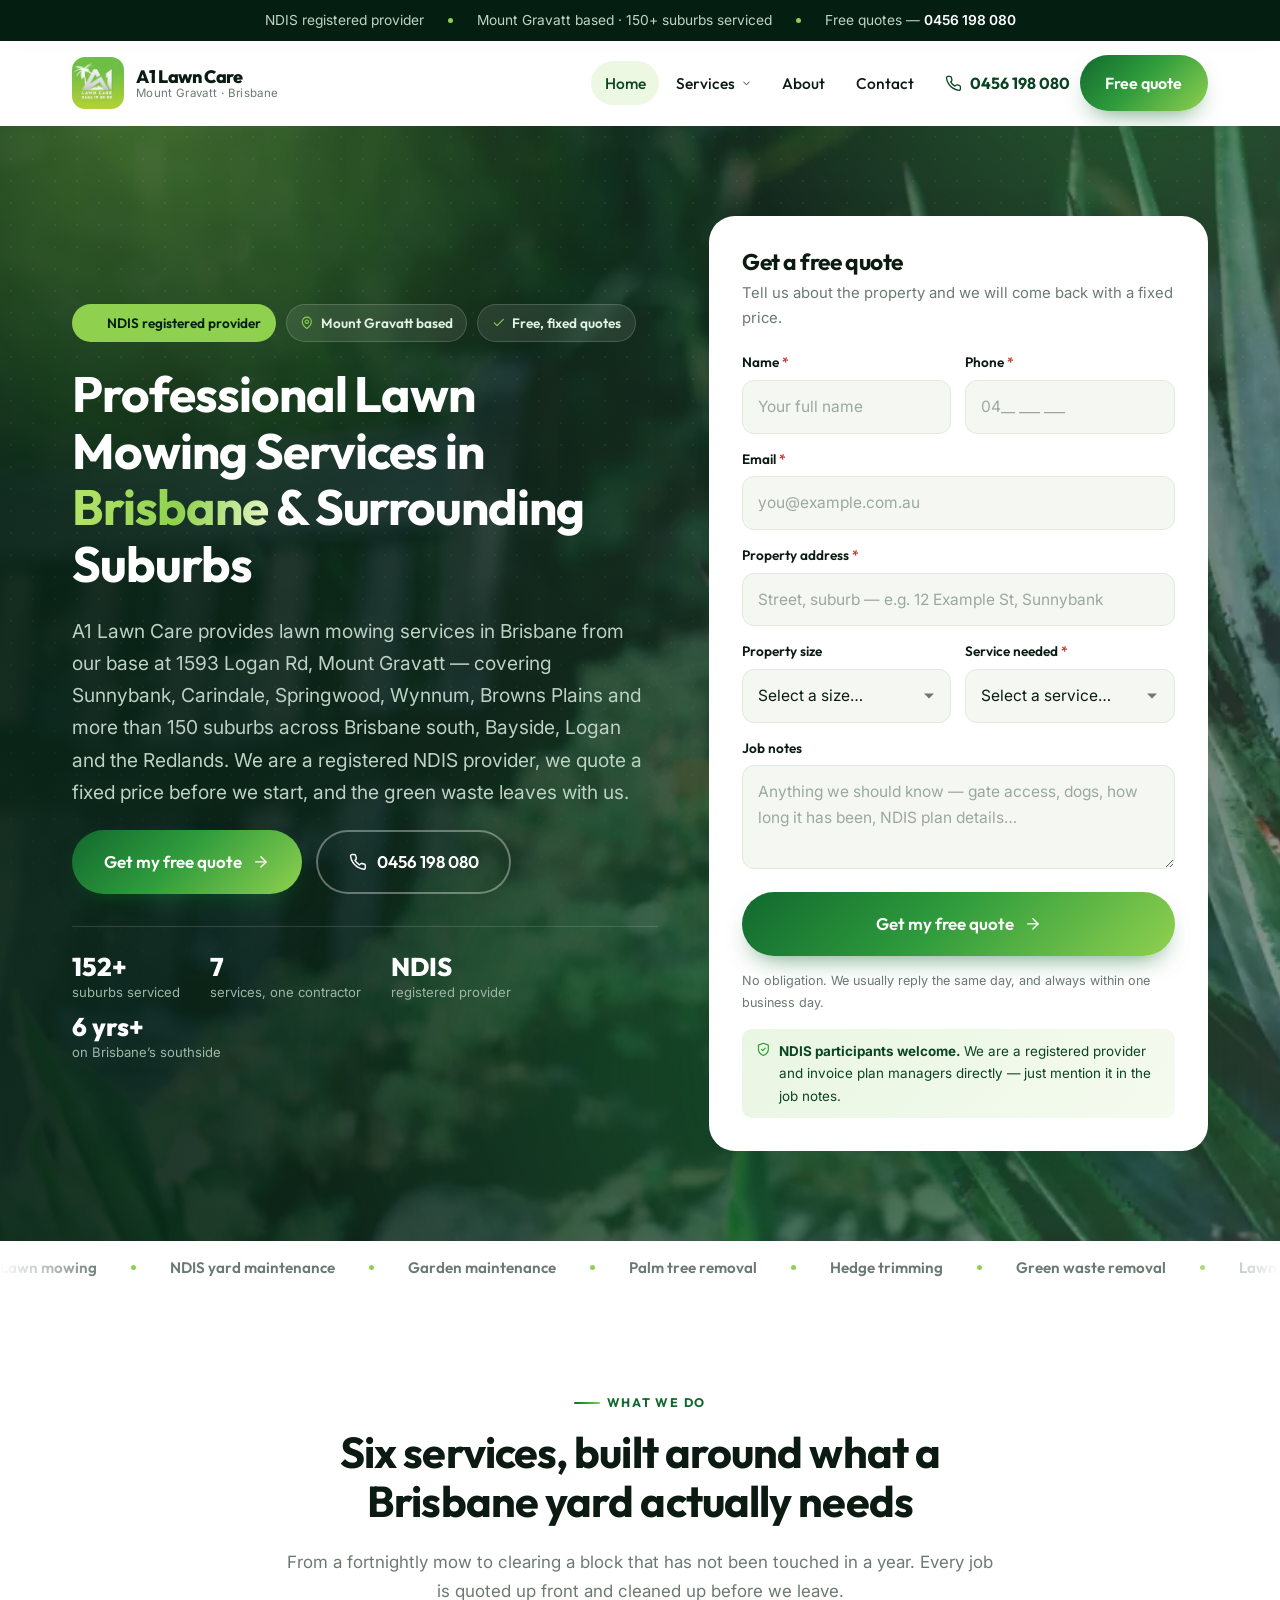
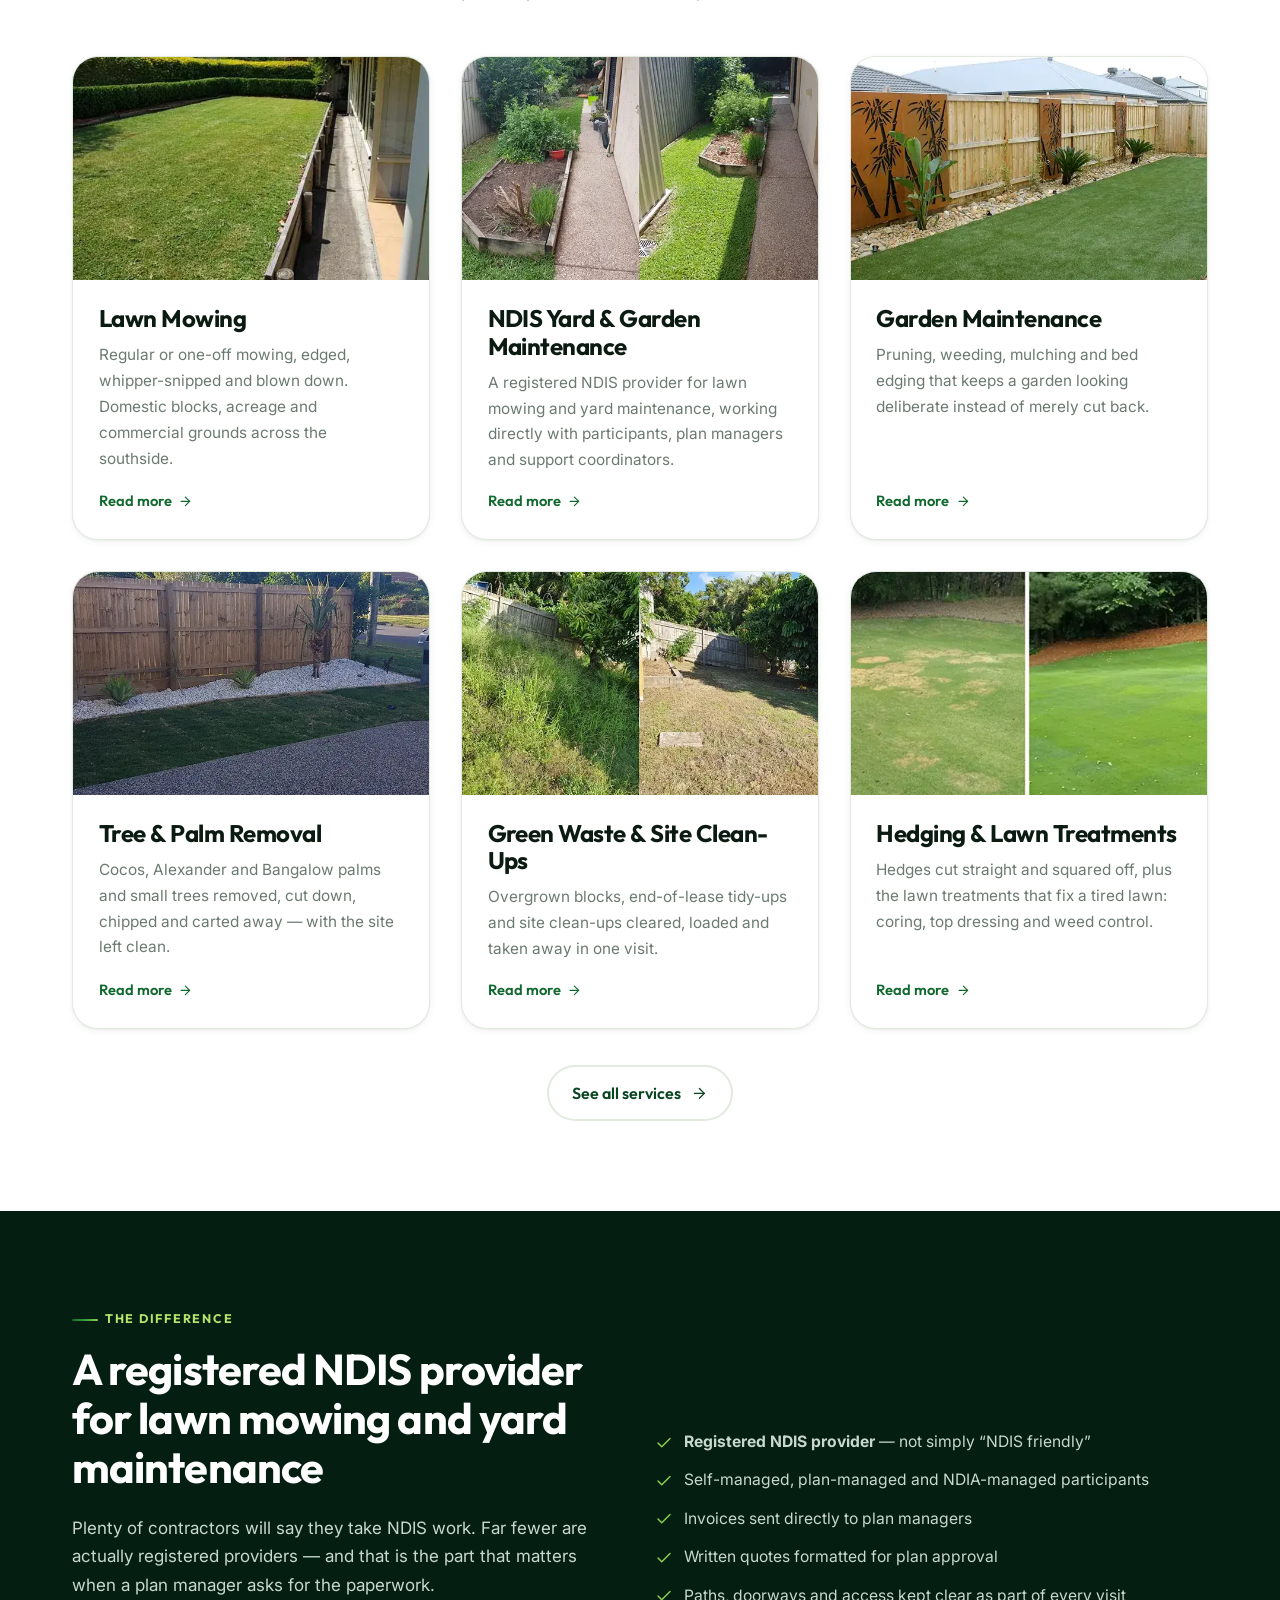
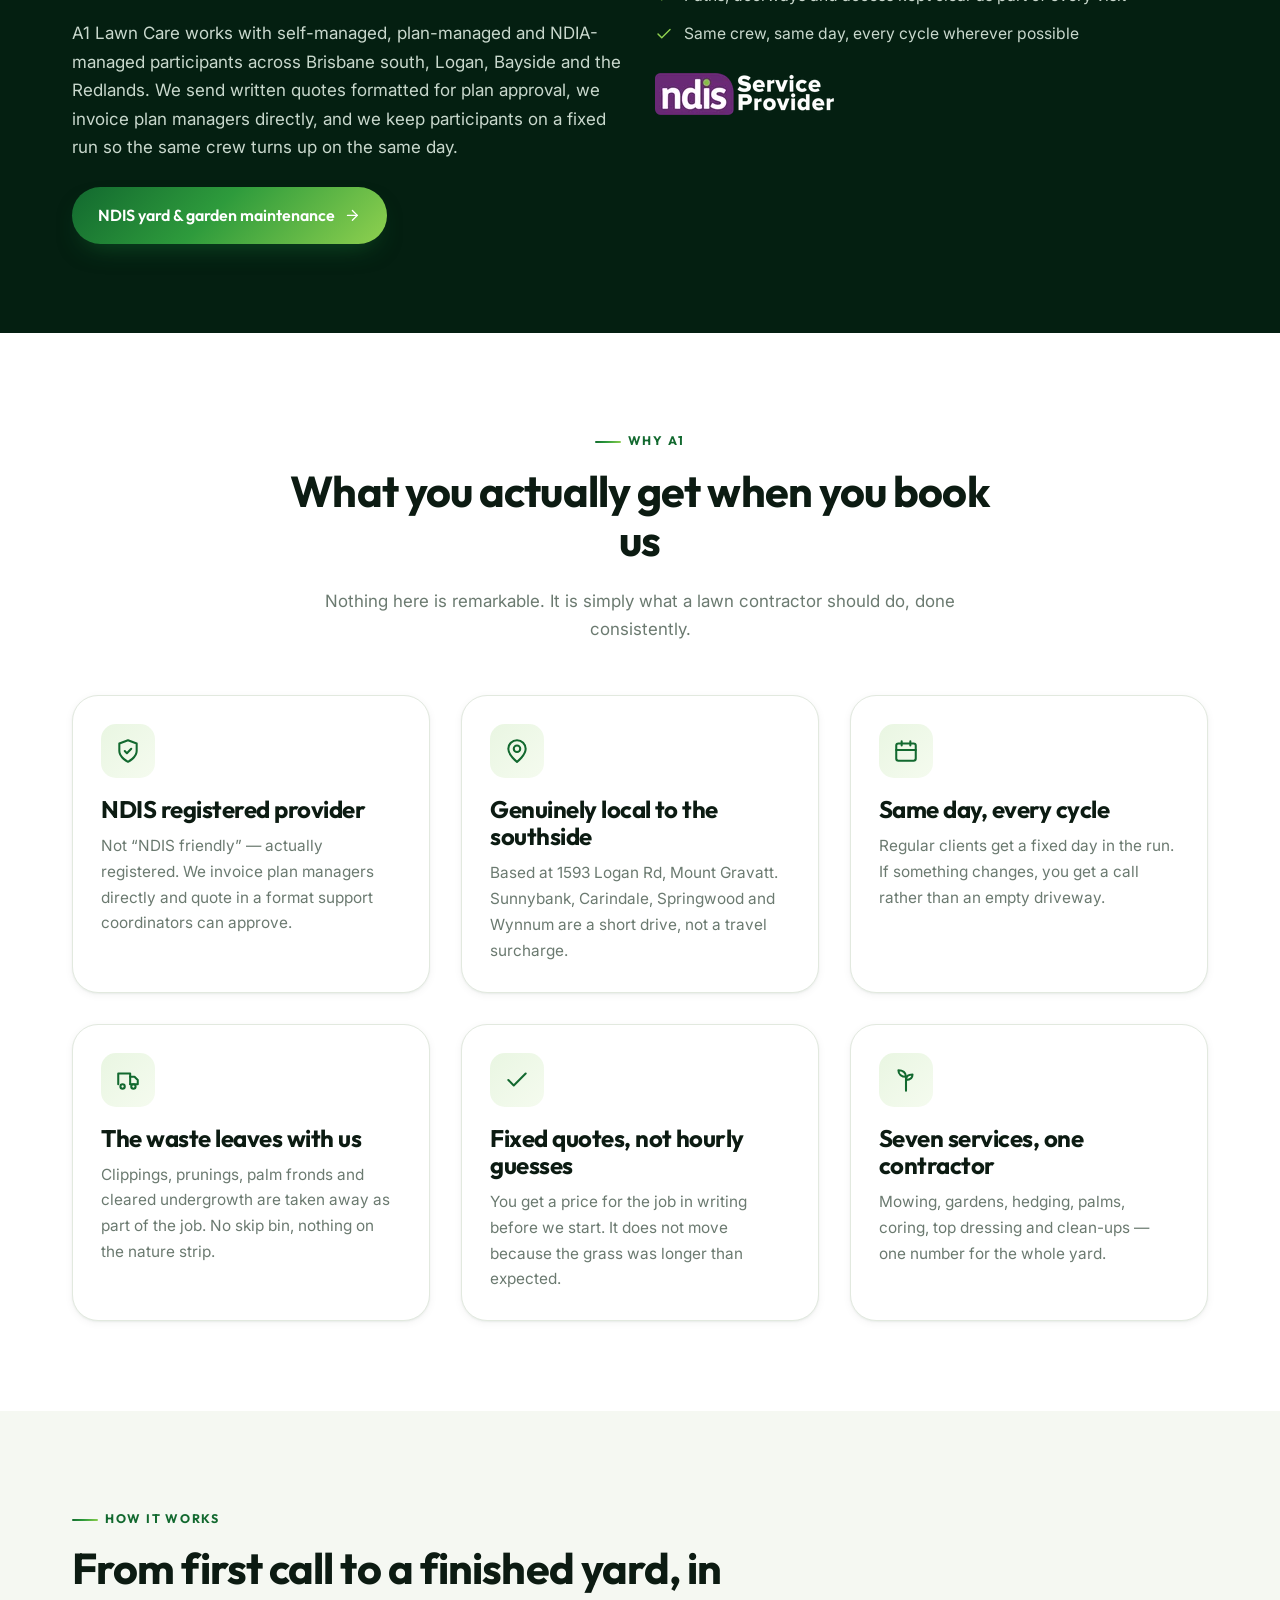
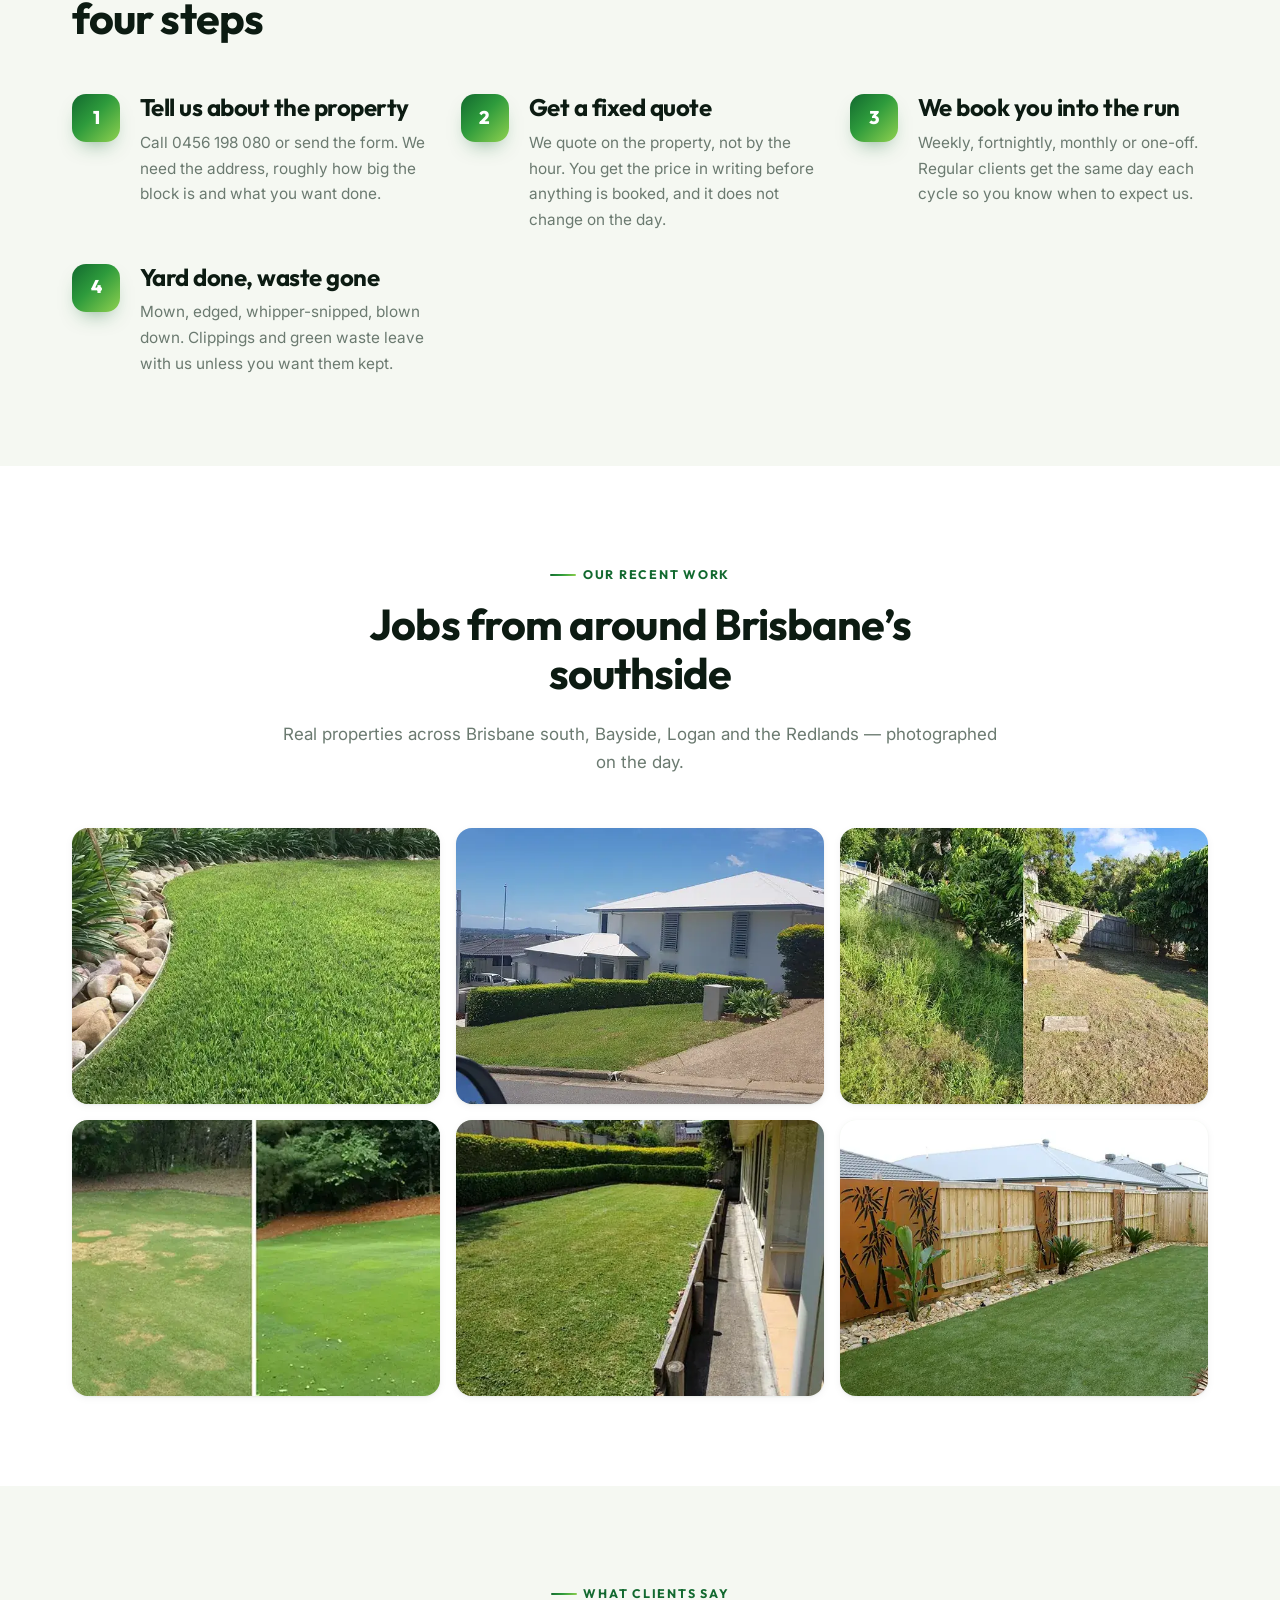
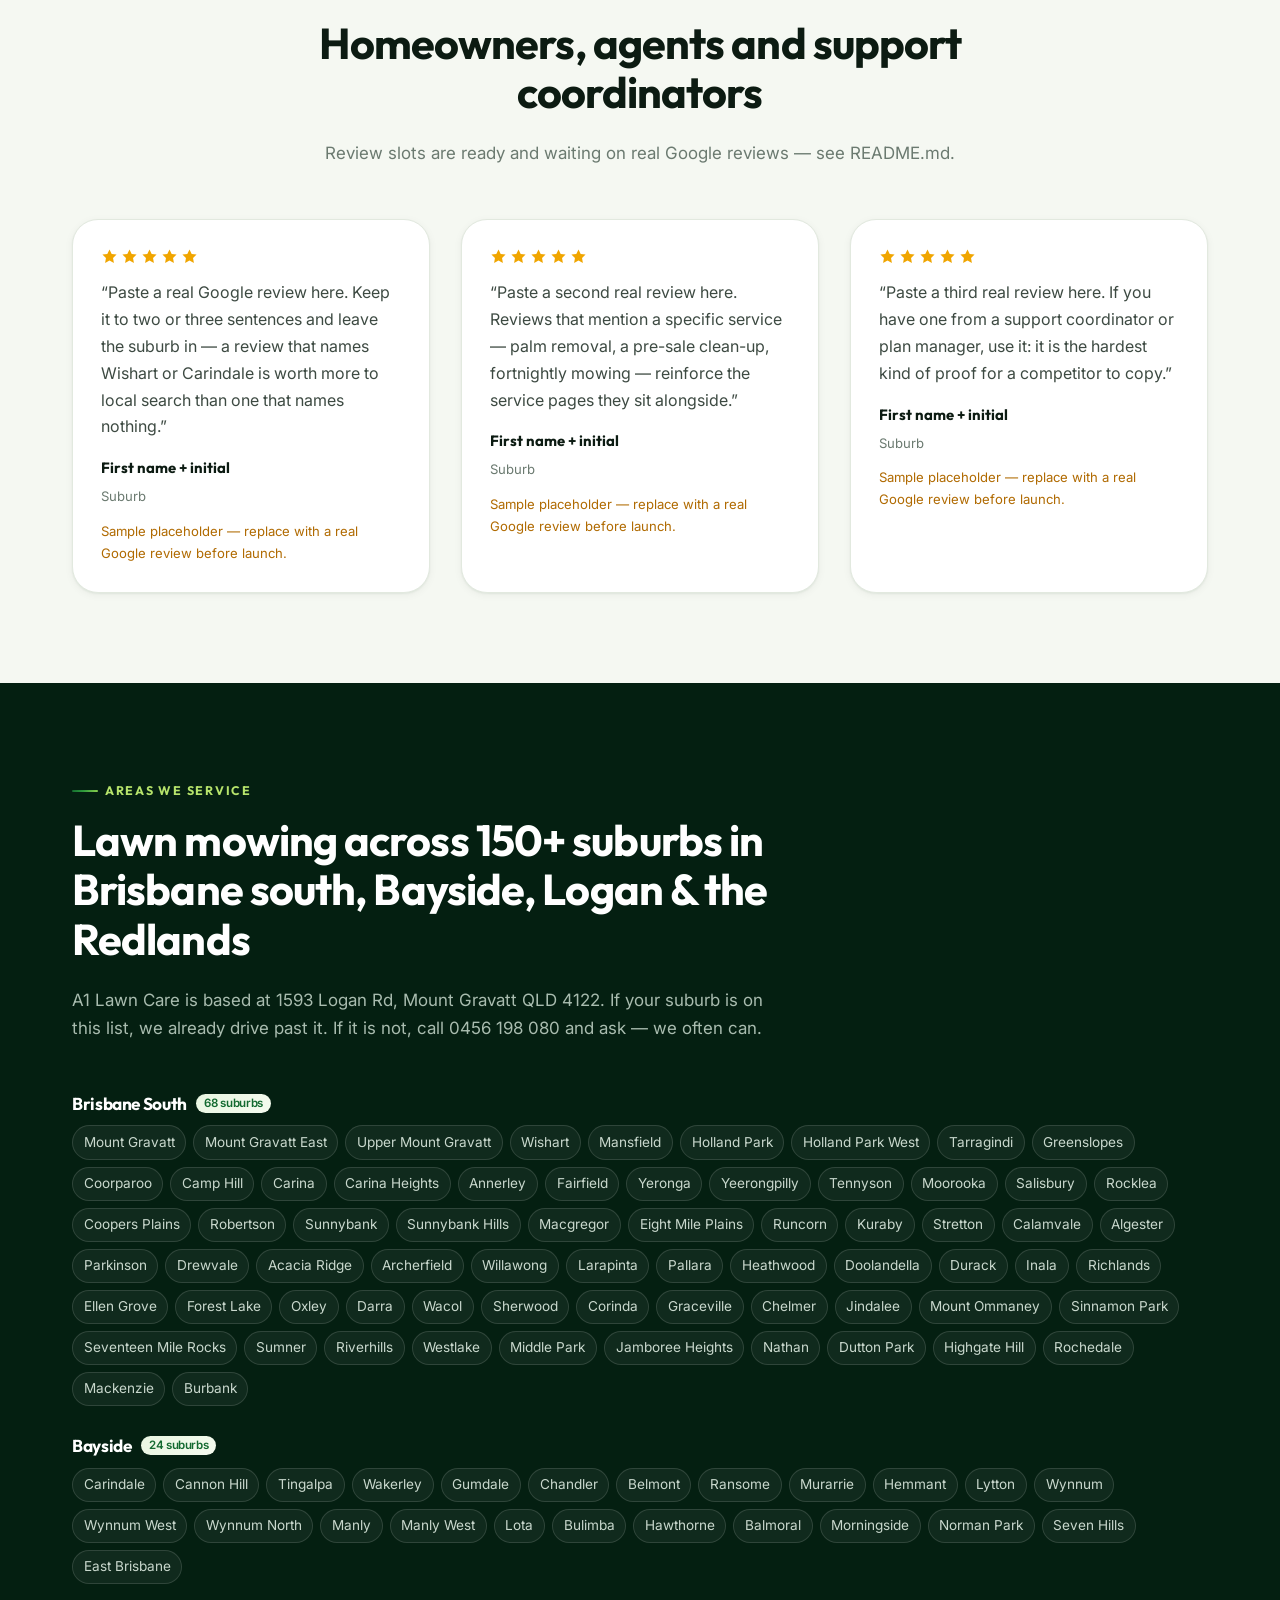
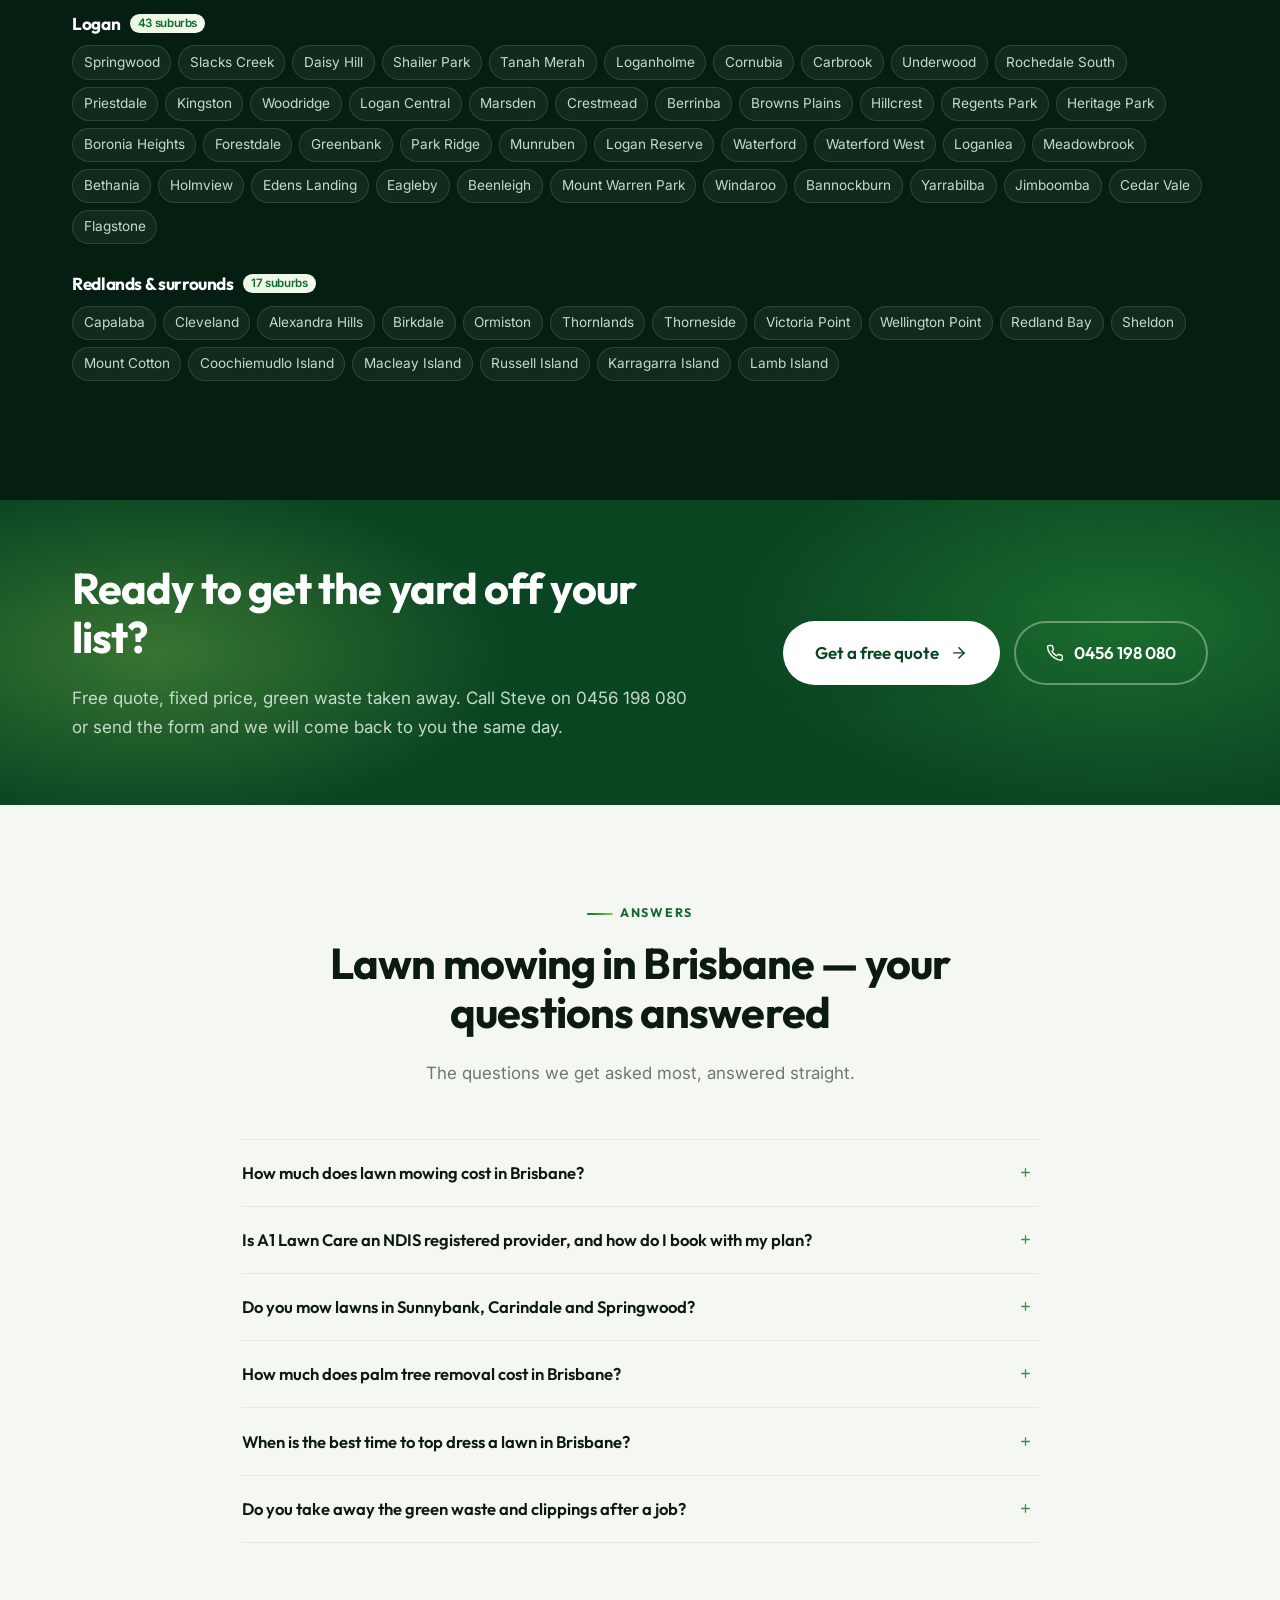
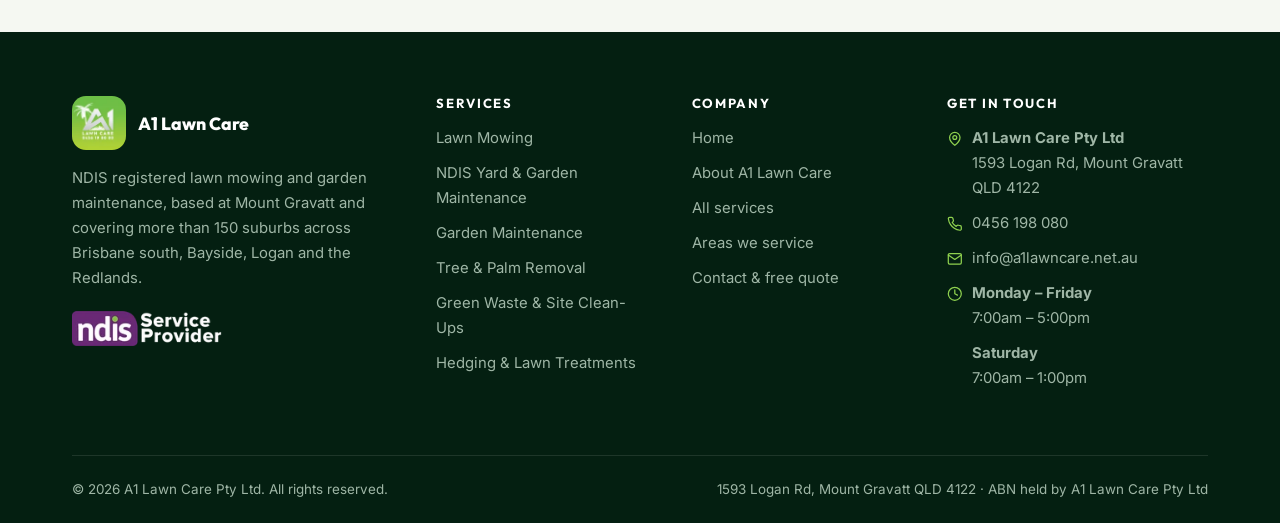
<file: index.html>
<!DOCTYPE html>
<html lang="en-AU">
  <head>
    <meta charset="utf-8">
    <!-- Pinch-zoom deliberately left enabled (research section 04) -->
    <meta name="viewport" content="width=device-width, initial-scale=1">
    <title>Lawn Mowing Services Brisbane | A1 Lawn Care Mt Gravatt</title>
    <meta name="description" content="Lawn mowing services in Brisbane by A1 Lawn Care - an NDIS registered provider covering Mount Gravatt, Sunnybank, Bayside &amp; Logan. Get a free quote today.">
    <link rel="canonical" href="https://www.a1lawncare.net.au/">
    <meta name="robots" content="index, follow, max-image-preview:large, max-snippet:-1, max-video-preview:-1">
    <meta name="author" content="A1 Lawn Care Pty Ltd">
    <meta name="geo.region" content="AU-QLD">
    <meta name="geo.placename" content="Mount Gravatt, Queensland">
    <meta name="geo.position" content="-27.5406;153.0776">
    <meta name="ICBM" content="-27.5406, 153.0776">

    <meta property="og:type" content="website">
    <meta property="og:locale" content="en_AU">
    <meta property="og:site_name" content="A1 Lawn Care Pty Ltd">
    <meta property="og:title" content="Lawn Mowing Services Brisbane | A1 Lawn Care Mt Gravatt">
    <meta property="og:description" content="Lawn mowing services in Brisbane by A1 Lawn Care - an NDIS registered provider covering Mount Gravatt, Sunnybank, Bayside &amp; Logan. Get a free quote today.">
    <meta property="og:url" content="https://www.a1lawncare.net.au/">
    <meta property="og:image" content="https://www.a1lawncare.net.au/assets/img/gallery-01-600.webp">
    <meta name="twitter:card" content="summary_large_image">
    <meta name="twitter:title" content="Lawn Mowing Services Brisbane | A1 Lawn Care Mt Gravatt">
    <meta name="twitter:description" content="Lawn mowing services in Brisbane by A1 Lawn Care - an NDIS registered provider covering Mount Gravatt, Sunnybank, Bayside &amp; Logan. Get a free quote today.">
    <meta name="twitter:image" content="https://www.a1lawncare.net.au/assets/img/gallery-01-600.webp">

    <meta name="theme-color" content="#05301A">
    <link rel="icon" href="/assets/img/a1-lawn-care-logo-224.webp?v=d3a7d595" type="image/webp">
    <link rel="apple-touch-icon" href="/assets/img/a1-lawn-care-logo-224.webp?v=d3a7d595">

    <link rel="preconnect" href="https://fonts.googleapis.com">
    <link rel="preconnect" href="https://fonts.gstatic.com" crossorigin>
    <link rel="preload" as="style" href="https://fonts.googleapis.com/css2?family=Inter:wght@400;500;600&family=Outfit:wght@500;600;700;800&display=swap">
    <link rel="stylesheet" href="https://fonts.googleapis.com/css2?family=Inter:wght@400;500;600&family=Outfit:wght@500;600;700;800&display=swap" media="print" onload="this.media='all'">
    <noscript><link rel="stylesheet" href="https://fonts.googleapis.com/css2?family=Inter:wght@400;500;600&family=Outfit:wght@500;600;700;800&display=swap"></noscript>
    <link rel="stylesheet" href="/assets/css/site.css?v=129fc083">
    <script>document.documentElement.className += " js";</script>

    <!-- Conversion tracking: installed once, globally. Detects form submissions. -->
    <link rel="preconnect" href="https://link.msgsndr.com" crossorigin>
    <script
      defer
      src="https://link.msgsndr.com/js/external-tracking.js"
      data-tracking-id="tk_6582cb70c3d84289821c555a3d8691f9"
    ></script>
    <script type="application/ld+json">{"@context":"https://schema.org","@type":"LandscapingBusiness","@id":"https://www.a1lawncare.net.au/#business","name":"A1 Lawn Care Pty Ltd","alternateName":"A1 Lawn Care","url":"https://www.a1lawncare.net.au/","telephone":"+61456198080","email":"info@a1lawncare.net.au","image":"https://www.a1lawncare.net.au/assets/img/a1-lawn-care-logo-224.webp","logo":"https://www.a1lawncare.net.au/assets/img/a1-lawn-care-logo-224.webp","priceRange":"$$","currenciesAccepted":"AUD","paymentAccepted":"Cash, Bank transfer, Credit card, NDIS plan managed","foundingDate":"2019","description":"NDIS registered lawn mowing, garden maintenance, hedging, palm removal and green waste removal across Brisbane south, Bayside, Logan and the Redlands. Based at 1593 Logan Rd, Mount Gravatt QLD 4122.","address":{"@type":"PostalAddress","streetAddress":"1593 Logan Rd","addressLocality":"Mount Gravatt","addressRegion":"QLD","postalCode":"4122","addressCountry":"AU"},"geo":{"@type":"GeoCoordinates","latitude":-27.5406,"longitude":153.0776},"hasMap":"https://www.google.com/maps/search/?api=1&query=1593+Logan+Rd+Mount+Gravatt+QLD+4122","sameAs":["https://www.facebook.com/NDISmowing"],"openingHoursSpecification":[{"@type":"OpeningHoursSpecification","dayOfWeek":["Monday","Tuesday","Wednesday","Thursday","Friday"],"opens":"07:00","closes":"17:00"},{"@type":"OpeningHoursSpecification","dayOfWeek":["Saturday"],"opens":"07:00","closes":"13:00"}],"areaServed":[{"@type":"City","name":"Brisbane","addressRegion":"QLD","addressCountry":"AU"},{"@type":"City","name":"Logan City","addressRegion":"QLD","addressCountry":"AU"},{"@type":"City","name":"Redland City","addressRegion":"QLD","addressCountry":"AU"},{"@type":"Place","name":"Mount Gravatt, QLD"},{"@type":"Place","name":"Mount Gravatt East, QLD"},{"@type":"Place","name":"Upper Mount Gravatt, QLD"},{"@type":"Place","name":"Wishart, QLD"},{"@type":"Place","name":"Mansfield, QLD"},{"@type":"Place","name":"Holland Park, QLD"},{"@type":"Place","name":"Holland Park West, QLD"},{"@type":"Place","name":"Tarragindi, QLD"},{"@type":"Place","name":"Greenslopes, QLD"},{"@type":"Place","name":"Coorparoo, QLD"},{"@type":"Place","name":"Camp Hill, QLD"},{"@type":"Place","name":"Carina, QLD"},{"@type":"Place","name":"Carina Heights, QLD"},{"@type":"Place","name":"Annerley, QLD"},{"@type":"Place","name":"Fairfield, QLD"},{"@type":"Place","name":"Yeronga, QLD"},{"@type":"Place","name":"Yeerongpilly, QLD"},{"@type":"Place","name":"Tennyson, QLD"},{"@type":"Place","name":"Moorooka, QLD"},{"@type":"Place","name":"Salisbury, QLD"},{"@type":"Place","name":"Rocklea, QLD"},{"@type":"Place","name":"Coopers Plains, QLD"},{"@type":"Place","name":"Robertson, QLD"},{"@type":"Place","name":"Sunnybank, QLD"},{"@type":"Place","name":"Sunnybank Hills, QLD"},{"@type":"Place","name":"Macgregor, QLD"},{"@type":"Place","name":"Eight Mile Plains, QLD"},{"@type":"Place","name":"Runcorn, QLD"},{"@type":"Place","name":"Kuraby, QLD"},{"@type":"Place","name":"Stretton, QLD"},{"@type":"Place","name":"Calamvale, QLD"},{"@type":"Place","name":"Algester, QLD"},{"@type":"Place","name":"Parkinson, QLD"},{"@type":"Place","name":"Drewvale, QLD"},{"@type":"Place","name":"Acacia Ridge, QLD"},{"@type":"Place","name":"Archerfield, QLD"},{"@type":"Place","name":"Willawong, QLD"},{"@type":"Place","name":"Larapinta, QLD"},{"@type":"Place","name":"Pallara, QLD"},{"@type":"Place","name":"Heathwood, QLD"},{"@type":"Place","name":"Doolandella, QLD"},{"@type":"Place","name":"Durack, QLD"},{"@type":"Place","name":"Inala, QLD"},{"@type":"Place","name":"Richlands, QLD"},{"@type":"Place","name":"Ellen Grove, QLD"},{"@type":"Place","name":"Forest Lake, QLD"},{"@type":"Place","name":"Oxley, QLD"},{"@type":"Place","name":"Darra, QLD"},{"@type":"Place","name":"Wacol, QLD"},{"@type":"Place","name":"Sherwood, QLD"},{"@type":"Place","name":"Corinda, QLD"},{"@type":"Place","name":"Graceville, QLD"},{"@type":"Place","name":"Chelmer, QLD"},{"@type":"Place","name":"Jindalee, QLD"},{"@type":"Place","name":"Mount Ommaney, QLD"},{"@type":"Place","name":"Sinnamon Park, QLD"},{"@type":"Place","name":"Seventeen Mile Rocks, QLD"},{"@type":"Place","name":"Sumner, QLD"},{"@type":"Place","name":"Riverhills, QLD"},{"@type":"Place","name":"Westlake, QLD"},{"@type":"Place","name":"Middle Park, QLD"},{"@type":"Place","name":"Jamboree Heights, QLD"},{"@type":"Place","name":"Nathan, QLD"},{"@type":"Place","name":"Dutton Park, QLD"},{"@type":"Place","name":"Highgate Hill, QLD"},{"@type":"Place","name":"Rochedale, QLD"},{"@type":"Place","name":"Mackenzie, QLD"},{"@type":"Place","name":"Burbank, QLD"},{"@type":"Place","name":"Carindale, QLD"},{"@type":"Place","name":"Cannon Hill, QLD"},{"@type":"Place","name":"Tingalpa, QLD"},{"@type":"Place","name":"Wakerley, QLD"},{"@type":"Place","name":"Gumdale, QLD"},{"@type":"Place","name":"Chandler, QLD"},{"@type":"Place","name":"Belmont, QLD"},{"@type":"Place","name":"Ransome, QLD"},{"@type":"Place","name":"Murarrie, QLD"},{"@type":"Place","name":"Hemmant, QLD"},{"@type":"Place","name":"Lytton, QLD"},{"@type":"Place","name":"Wynnum, QLD"},{"@type":"Place","name":"Wynnum West, QLD"},{"@type":"Place","name":"Wynnum North, QLD"},{"@type":"Place","name":"Manly, QLD"},{"@type":"Place","name":"Manly West, QLD"},{"@type":"Place","name":"Lota, QLD"},{"@type":"Place","name":"Bulimba, QLD"},{"@type":"Place","name":"Hawthorne, QLD"},{"@type":"Place","name":"Balmoral, QLD"},{"@type":"Place","name":"Morningside, QLD"},{"@type":"Place","name":"Norman Park, QLD"},{"@type":"Place","name":"Seven Hills, QLD"},{"@type":"Place","name":"East Brisbane, QLD"},{"@type":"Place","name":"Springwood, QLD"},{"@type":"Place","name":"Slacks Creek, QLD"},{"@type":"Place","name":"Daisy Hill, QLD"},{"@type":"Place","name":"Shailer Park, QLD"},{"@type":"Place","name":"Tanah Merah, QLD"},{"@type":"Place","name":"Loganholme, QLD"},{"@type":"Place","name":"Cornubia, QLD"},{"@type":"Place","name":"Carbrook, QLD"},{"@type":"Place","name":"Underwood, QLD"},{"@type":"Place","name":"Rochedale South, QLD"},{"@type":"Place","name":"Priestdale, QLD"},{"@type":"Place","name":"Kingston, QLD"},{"@type":"Place","name":"Woodridge, QLD"},{"@type":"Place","name":"Logan Central, QLD"},{"@type":"Place","name":"Marsden, QLD"},{"@type":"Place","name":"Crestmead, QLD"},{"@type":"Place","name":"Berrinba, QLD"},{"@type":"Place","name":"Browns Plains, QLD"},{"@type":"Place","name":"Hillcrest, QLD"},{"@type":"Place","name":"Regents Park, QLD"},{"@type":"Place","name":"Heritage Park, QLD"},{"@type":"Place","name":"Boronia Heights, QLD"},{"@type":"Place","name":"Forestdale, QLD"},{"@type":"Place","name":"Greenbank, QLD"},{"@type":"Place","name":"Park Ridge, QLD"},{"@type":"Place","name":"Munruben, QLD"},{"@type":"Place","name":"Logan Reserve, QLD"},{"@type":"Place","name":"Waterford, QLD"},{"@type":"Place","name":"Waterford West, QLD"},{"@type":"Place","name":"Loganlea, QLD"},{"@type":"Place","name":"Meadowbrook, QLD"},{"@type":"Place","name":"Bethania, QLD"},{"@type":"Place","name":"Holmview, QLD"},{"@type":"Place","name":"Edens Landing, QLD"},{"@type":"Place","name":"Eagleby, QLD"},{"@type":"Place","name":"Beenleigh, QLD"},{"@type":"Place","name":"Mount Warren Park, QLD"},{"@type":"Place","name":"Windaroo, QLD"},{"@type":"Place","name":"Bannockburn, QLD"},{"@type":"Place","name":"Yarrabilba, QLD"},{"@type":"Place","name":"Jimboomba, QLD"},{"@type":"Place","name":"Cedar Vale, QLD"},{"@type":"Place","name":"Flagstone, QLD"},{"@type":"Place","name":"Capalaba, QLD"},{"@type":"Place","name":"Cleveland, QLD"},{"@type":"Place","name":"Alexandra Hills, QLD"},{"@type":"Place","name":"Birkdale, QLD"},{"@type":"Place","name":"Ormiston, QLD"},{"@type":"Place","name":"Thornlands, QLD"},{"@type":"Place","name":"Thorneside, QLD"},{"@type":"Place","name":"Victoria Point, QLD"},{"@type":"Place","name":"Wellington Point, QLD"},{"@type":"Place","name":"Redland Bay, QLD"},{"@type":"Place","name":"Sheldon, QLD"},{"@type":"Place","name":"Mount Cotton, QLD"},{"@type":"Place","name":"Coochiemudlo Island, QLD"},{"@type":"Place","name":"Macleay Island, QLD"},{"@type":"Place","name":"Russell Island, QLD"},{"@type":"Place","name":"Karragarra Island, QLD"},{"@type":"Place","name":"Lamb Island, QLD"}],"hasOfferCatalog":{"@type":"OfferCatalog","name":"Lawn and garden services","itemListElement":[{"@type":"Offer","itemOffered":{"@type":"Service","name":"Lawn Mowing","url":"https://www.a1lawncare.net.au/services/lawn-mowing/"}},{"@type":"Offer","itemOffered":{"@type":"Service","name":"NDIS Yard & Garden Maintenance","url":"https://www.a1lawncare.net.au/services/ndis-lawn-mowing/"}},{"@type":"Offer","itemOffered":{"@type":"Service","name":"Garden Maintenance","url":"https://www.a1lawncare.net.au/services/garden-maintenance/"}},{"@type":"Offer","itemOffered":{"@type":"Service","name":"Tree & Palm Removal","url":"https://www.a1lawncare.net.au/services/palm-tree-removal/"}},{"@type":"Offer","itemOffered":{"@type":"Service","name":"Green Waste & Site Clean-Ups","url":"https://www.a1lawncare.net.au/services/green-waste-removal/"}},{"@type":"Offer","itemOffered":{"@type":"Service","name":"Hedging & Lawn Treatments","url":"https://www.a1lawncare.net.au/services/hedge-trimming-lawn-treatments/"}}]},"founder":{"@type":"Person","name":"Steve Cope"},"knowsAbout":["Lawn mowing","NDIS yard maintenance","Garden maintenance","Palm tree removal","Green waste removal","Hedge trimming","Lawn coring","Lawn top dressing","Weed control"]}</script>
    <script type="application/ld+json">{"@context":"https://schema.org","@type":"FAQPage","mainEntity":[{"@type":"Question","name":"How much does lawn mowing cost in Brisbane?","acceptedAnswer":{"@type":"Answer","text":"Lawn mowing in Brisbane typically costs between $50 and $90 per visit for a standard suburban block. The price depends on block size, how much edging is involved, how long the grass has been left and whether clippings are taken away. A1 Lawn Care quotes every property before the first visit, and the price is fixed — it does not change on the day."}},{"@type":"Question","name":"Is A1 Lawn Care an NDIS registered provider, and how do I book with my plan?","acceptedAnswer":{"@type":"Answer","text":"Yes. A1 Lawn Care Pty Ltd is a registered NDIS provider for lawn mowing and yard maintenance. Call 0456 198 080 or send an enquiry with the property address and how often you need the yard done, and we will send a written quote you can pass to your plan manager or support coordinator. We work with self-managed, plan-managed and NDIA-managed participants, and we invoice plan managers directly."}},{"@type":"Question","name":"Do you mow lawns in Sunnybank, Carindale and Springwood?","acceptedAnswer":{"@type":"Answer","text":"Yes. A1 Lawn Care mows lawns in Sunnybank, Carindale and Springwood, along with more than 150 other suburbs across Brisbane south, Bayside, Logan and the Redlands. Our base is at 1593 Logan Rd, Mount Gravatt, so the whole southside is within easy reach."}},{"@type":"Question","name":"How much does palm tree removal cost in Brisbane?","acceptedAnswer":{"@type":"Answer","text":"Palm tree removal in Brisbane generally costs between $250 and $900 per palm. The three things that move the price are the height of the palm, how tight the access is, and whether the stump is ground out or cut flush. A1 Lawn Care quotes on site, and the quote includes removing every frond and trunk section from the property."}},{"@type":"Question","name":"When is the best time to top dress a lawn in Brisbane?","acceptedAnswer":{"@type":"Answer","text":"The best time to top dress a lawn in Brisbane is late spring to early summer — roughly October through January. The grass is growing hard and the warm, wet conditions let it push through the sand mix within a few weeks. Top dressing in winter, while couch and buffalo lawns are dormant, smothers the lawn instead of levelling it."}},{"@type":"Question","name":"Do you take away the green waste and clippings after a job?","acceptedAnswer":{"@type":"Answer","text":"Yes. Clippings, prunings, palm fronds and cleared undergrowth all go with us as part of the job, at no extra charge. You do not need a skip bin and nothing is left stacked on the nature strip. If you would rather keep the clippings for compost or mulch, tell us and we will leave them."}}]}</script>
    <script type="application/ld+json">{"@context":"https://schema.org","@type":"WebSite","@id":"https://www.a1lawncare.net.au/#website","url":"https://www.a1lawncare.net.au/","name":"A1 Lawn Care Pty Ltd","inLanguage":"en-AU","publisher":{"@id":"https://www.a1lawncare.net.au/#business"}}</script>
  </head>
  <body>
    <a class="skip-link" href="#main">Skip to content</a>

    <div class="topbar">
      <div class="container topbar-inner">
        <span>NDIS registered provider</span>
        <span class="dot" aria-hidden="true"></span>
        <span>Mount Gravatt based &middot; 150+ suburbs serviced</span>
        <span class="dot" aria-hidden="true"></span>
        <span>Free quotes &mdash; <a href="tel:+61456198080">0456 198 080</a></span>
      </div>
    </div>

    <header class="site-header">
      <div class="container header-inner">
        <a class="brand" href="/">
          <img src="/assets/img/a1-lawn-care-logo-112.webp?v=df842eda"
               srcset="/assets/img/a1-lawn-care-logo-112.webp?v=df842eda 112w,
                       /assets/img/a1-lawn-care-logo-224.webp?v=d3a7d595 224w"
               sizes="52px" width="52" height="52" fetchpriority="high"
               alt="A1 Lawn Care Pty Ltd logo - lawn mowing Brisbane">
          <span class="brand-text">
            <span class="brand-name">A1 Lawn Care</span>
            <span class="brand-tag">Mount Gravatt &middot; Brisbane</span>
          </span>
        </a>

        <nav class="primary-nav" aria-label="Primary">
          <ul>
            <li><a href="/" aria-current="page">Home</a></li>
            <li class="has-sub">
              <button type="button" aria-expanded="false">Services <svg viewBox="0 0 24 24" fill="none" stroke="currentColor" stroke-width="1.9" stroke-linecap="round" stroke-linejoin="round" aria-hidden="true"><path d="m6 9 6 6 6-6"/></svg></button>
              <ul class="submenu">
                <li><a href="/services/">All services<span class="sub-desc">The full list</span></a></li>
                <li><a href="/services/lawn-mowing/">Lawn Mowing<span class="sub-desc">lawn mowing mount gravatt</span></a></li><li><a href="/services/ndis-lawn-mowing/">NDIS Yard &amp; Garden Maintenance<span class="sub-desc">ndis mowing</span></a></li><li><a href="/services/garden-maintenance/">Garden Maintenance<span class="sub-desc">garden maintenance brisbane</span></a></li><li><a href="/services/palm-tree-removal/">Tree &amp; Palm Removal<span class="sub-desc">palm tree removal brisbane</span></a></li><li><a href="/services/green-waste-removal/">Green Waste &amp; Site Clean-Ups<span class="sub-desc">green waste removal brisbane</span></a></li><li><a href="/services/hedge-trimming-lawn-treatments/">Hedging &amp; Lawn Treatments<span class="sub-desc">hedge trimming services brisbane</span></a></li>
              </ul>
            </li>
            <li><a href="/about/">About</a></li>
            <li><a href="/contact/">Contact</a></li>
          </ul>
        </nav>

        <div class="header-cta">
          <a class="header-phone" href="tel:+61456198080"><svg viewBox="0 0 24 24" fill="none" stroke="currentColor" stroke-width="1.9" stroke-linecap="round" stroke-linejoin="round" aria-hidden="true"><path d="M22 16.9v3a2 2 0 0 1-2.2 2 19.8 19.8 0 0 1-8.6-3.1 19.5 19.5 0 0 1-6-6A19.8 19.8 0 0 1 2.1 4.2 2 2 0 0 1 4.1 2h3a2 2 0 0 1 2 1.7c.1 1 .4 1.9.7 2.8a2 2 0 0 1-.5 2.1L8.1 9.9a16 16 0 0 0 6 6l1.3-1.2a2 2 0 0 1 2.1-.5c.9.3 1.8.6 2.8.7a2 2 0 0 1 1.7 2Z"/></svg><span class="txt">0456 198 080</span></a>
          <button class="btn" type="button" data-quote-open>Free quote</button>
          <button class="nav-toggle" type="button" aria-label="Open menu" aria-expanded="false">
            <span></span>
          </button>
        </div>
      </div>
    </header>
    <div class="nav-scrim"></div>

    <main id="main">

      <!-- ============================ HERO ============================ -->
      <section class="hero hero--photo">
        <div class="hero-photo">
          <picture>
            <source media="(max-width: 940px)" srcset="/assets/img/gardener-at-work-480.webp?v=2934b83f">
            <img src="/assets/img/gardener-at-work-1920.webp?v=55039a23" srcset="/assets/img/gardener-at-work-480.webp?v=2934b83f 480w, /assets/img/gardener-at-work-960.webp?v=3be04010 960w, /assets/img/gardener-at-work-1440.webp?v=ac8ec6f9 1440w, /assets/img/gardener-at-work-1920.webp?v=55039a23 1920w" sizes="100vw" width="1920" height="907" alt="Established garden bed in a Brisbane southside yard maintained by A1 Lawn Care" decoding="async" fetchpriority="high">
          </picture>
        </div>
        <div class="container hero-inner">
          <div>
            <div class="hero-badges reveal">
              <span class="pill pill--solid"><svg viewBox="0 0 24 24" fill="none" stroke="currentColor" stroke-width="1.9" stroke-linecap="round" stroke-linejoin="round" aria-hidden="true"><path d="M12 22s8-4 8-10V5l-8-3-8 3v7c0 6 8 10 8 10Z"/><path d="m9 12 2 2 4-4"/></svg> NDIS registered provider</span>
              <span class="pill"><svg viewBox="0 0 24 24" fill="none" stroke="currentColor" stroke-width="1.9" stroke-linecap="round" stroke-linejoin="round" aria-hidden="true"><path d="M20 10c0 6-8 12-8 12s-8-6-8-12a8 8 0 0 1 16 0Z"/><circle cx="12" cy="10" r="3"/></svg> Mount Gravatt based</span>
              <span class="pill"><svg viewBox="0 0 24 24" fill="none" stroke="currentColor" stroke-width="1.9" stroke-linecap="round" stroke-linejoin="round" aria-hidden="true"><path d="m20 6-11 11-5-5"/></svg> Free, fixed quotes</span>
            </div>

            <h1 class="reveal">Professional Lawn Mowing Services in
              <span class="accent">Brisbane</span> &amp; Surrounding Suburbs</h1>

            <p class="hero-lede reveal">A1 Lawn Care provides lawn mowing services in
              Brisbane from our base at 1593 Logan Rd, Mount Gravatt &mdash; covering
              Sunnybank, Carindale, Springwood, Wynnum, Browns Plains and more than
              150 suburbs across Brisbane south, Bayside, Logan and the Redlands.
              We are a registered NDIS provider, we quote a fixed price before we
              start, and the green waste leaves with us.</p>

            <div class="btn-row reveal">
              <a class="btn btn--lg" href="#quote">Get my free quote <svg viewBox="0 0 24 24" fill="none" stroke="currentColor" stroke-width="1.9" stroke-linecap="round" stroke-linejoin="round" aria-hidden="true"><path d="M5 12h14"/><path d="m12 5 7 7-7 7"/></svg></a>
              <a class="btn btn--outline-light btn--lg" href="tel:+61456198080"><svg viewBox="0 0 24 24" fill="none" stroke="currentColor" stroke-width="1.9" stroke-linecap="round" stroke-linejoin="round" aria-hidden="true"><path d="M22 16.9v3a2 2 0 0 1-2.2 2 19.8 19.8 0 0 1-8.6-3.1 19.5 19.5 0 0 1-6-6A19.8 19.8 0 0 1 2.1 4.2 2 2 0 0 1 4.1 2h3a2 2 0 0 1 2 1.7c.1 1 .4 1.9.7 2.8a2 2 0 0 1-.5 2.1L8.1 9.9a16 16 0 0 0 6 6l1.3-1.2a2 2 0 0 1 2.1-.5c.9.3 1.8.6 2.8.7a2 2 0 0 1 1.7 2Z"/></svg> 0456 198 080</a>
            </div>

            <div class="hero-proof reveal">
              <div><span class="num" data-count-to="152" data-count-suffix="+">0</span>
                   <span class="lbl">suburbs serviced</span></div>
              <div><span class="num" data-count-to="7">0</span>
                   <span class="lbl">services, one contractor</span></div>
              <div><span class="num">NDIS</span>
                   <span class="lbl">registered provider</span></div>
              <div><span class="num" data-count-to="6" data-count-suffix=" yrs+">0</span>
                   <span class="lbl">on Brisbane’s southside</span></div>
            </div>
          </div>

          <div class="quote-card reveal" id="quote">
            <form class="js-quote-form" id="hero-quote" data-redirect="/thank-you/"
            action="/thank-you/" method="post" novalidate>
        <h2>Get a free quote</h2>
        <p class="quote-sub">Tell us about the property and we will come back with a fixed price.</p>

        <!-- Honeypot -->
        <div class="hp-field" aria-hidden="true">
          <label for="hero-quote-hp">Leave this field empty</label>
          <input type="text" id="hero-quote-hp" name="a1_hp" tabindex="-1"
                 autocomplete="off" aria-hidden="true">
        </div>

        <div class="field-row">
          <div class="field">
            <label for="hero-quote-name">Name <span class="req" aria-hidden="true">*</span></label>
            <input type="text" id="hero-quote-name" name="full_name" autocomplete="name"
                   placeholder="Your full name" required>
            <span class="err" role="alert"></span>
          </div>
          <div class="field">
            <label for="hero-quote-phone">Phone <span class="req" aria-hidden="true">*</span></label>
            <input type="tel" id="hero-quote-phone" name="phone" autocomplete="tel"
                   placeholder="04__ ___ ___" required>
            <span class="err" role="alert"></span>
          </div>
        </div>

        <div class="field">
          <label for="hero-quote-email">Email <span class="req" aria-hidden="true">*</span></label>
          <input type="email" id="hero-quote-email" name="email" autocomplete="email"
                 placeholder="you@example.com.au" required>
          <span class="err" role="alert"></span>
        </div>

        <div class="field">
          <label for="hero-quote-address">Property address <span class="req" aria-hidden="true">*</span></label>
          <input type="text" id="hero-quote-address" name="property_address"
                 autocomplete="street-address"
                 placeholder="Street, suburb — e.g. 12 Example St, Sunnybank" required>
          <span class="err" role="alert"></span>
        </div>

        <div class="field-row">
          <div class="field">
            <label for="hero-quote-size">Property size</label>
            <select id="hero-quote-size" name="property_size">
              <option value="">Select a size&hellip;</option>
              <option value="Small yard / courtyard">Small yard / courtyard</option><option value="Standard suburban block (up to 600m²)">Standard suburban block (up to 600m²)</option><option value="Large block (600–1000m²)">Large block (600–1000m²)</option><option value="Acreage (1000m²+)">Acreage (1000m²+)</option><option value="Commercial / body corporate">Commercial / body corporate</option><option value="Not sure">Not sure</option>
            </select>
          </div>
          <div class="field">
            <label for="hero-quote-service">Service needed <span class="req" aria-hidden="true">*</span></label>
            <select id="hero-quote-service" name="service_needed" required>
              <option value="">Select a service&hellip;</option>
              <option value="Lawn mowing">Lawn mowing</option><option value="NDIS yard &amp; garden maintenance">NDIS yard &amp; garden maintenance</option><option value="Garden maintenance">Garden maintenance</option><option value="Tree &amp; palm removal">Tree &amp; palm removal</option><option value="Green waste removal / yard clean-up">Green waste removal / yard clean-up</option><option value="Hedge trimming">Hedge trimming</option><option value="Lawn coring &amp; top dressing">Lawn coring &amp; top dressing</option><option value="Weed control">Weed control</option><option value="Something else">Something else</option>
            </select>
            <span class="err" role="alert"></span>
          </div>
        </div>

        <div class="field">
          <label for="hero-quote-notes">Job notes</label>
          <textarea id="hero-quote-notes" name="job_notes"
                    placeholder="Anything we should know — gate access, dogs, how long it has been, NDIS plan details&hellip;"></textarea>
        </div>

        <button class="btn btn--lg btn--block" type="submit">
          <span class="btn-spinner" aria-hidden="true"></span>
          <svg class="btn-tick" viewBox="0 0 24 24" fill="none" stroke="currentColor"
               stroke-width="2.6" stroke-linecap="round" stroke-linejoin="round"
               aria-hidden="true"><path d="m20 6-11 11-5-5"/></svg>
          <span class="btn-text">Get my free quote</span>
          <span class="btn-arrow"><svg viewBox="0 0 24 24" fill="none" stroke="currentColor" stroke-width="1.9" stroke-linecap="round" stroke-linejoin="round" aria-hidden="true"><path d="M5 12h14"/><path d="m12 5 7 7-7 7"/></svg></span>
        </button>
        <p class="form-status" role="status" aria-live="polite"></p>
        <p class="form-fineprint">No obligation. We usually reply the same day, and
           always within one business day.</p>
      </form>
            <div class="ndis-note"><svg viewBox="0 0 24 24" fill="none" stroke="currentColor" stroke-width="1.9" stroke-linecap="round" stroke-linejoin="round" aria-hidden="true"><path d="M12 22s8-4 8-10V5l-8-3-8 3v7c0 6 8 10 8 10Z"/><path d="m9 12 2 2 4-4"/></svg>
              <span><strong>NDIS participants welcome.</strong> We are a registered
              provider and invoice plan managers directly &mdash; just mention it in the
              job notes.</span>
            </div>
          </div>
        </div>
      </section>

      <div class="marquee" aria-hidden="true">
        <div class="marquee-track"><span>Lawn mowing</span><span>NDIS yard maintenance</span><span>Garden maintenance</span><span>Palm tree removal</span><span>Hedge trimming</span><span>Green waste removal</span><span>Lawn coring</span><span>Top dressing</span><span>Weed control</span><span>Acreage mowing</span><span>Commercial mowing</span><span>Site clean-ups</span><span>Lawn mowing</span><span>NDIS yard maintenance</span><span>Garden maintenance</span><span>Palm tree removal</span><span>Hedge trimming</span><span>Green waste removal</span><span>Lawn coring</span><span>Top dressing</span><span>Weed control</span><span>Acreage mowing</span><span>Commercial mowing</span><span>Site clean-ups</span></div>
      </div>

      <!-- ========================== SERVICES ========================== -->
      <section class="section" id="services">
        <div class="container">
          <div class="section-head section-head--center reveal">
            <span class="eyebrow">What we do</span>
            <h2>Six services, built around what a Brisbane yard actually needs</h2>
            <p>From a fortnightly mow to clearing a block that has not been touched in
               a year. Every job is quoted up front and cleaned up before we leave.</p>
          </div>
          <div class="grid grid--3 reveal-stagger"><a class="card service-card" href="/services/lawn-mowing/">
          <div class="media"><img src="/assets/img/gallery-06-600.webp?v=d070bdd6" srcset="/assets/img/gallery-06-400.webp?v=66a90684 400w, /assets/img/gallery-06-600.webp?v=d070bdd6 600w" sizes="(max-width: 700px) calc(100vw - 44px), (max-width: 1100px) 45vw, 33vw" width="600" height="480" alt="Lawn mowing Mount Gravatt - freshly mown backyard lawn and trimmed hedge line by A1 Lawn Care" decoding="async" loading="lazy"></div>
          <div class="body">
            <h3>Lawn Mowing</h3>
            <p>Regular or one-off mowing, edged, whipper-snipped and blown down. Domestic blocks, acreage and commercial grounds across the southside.</p>
            <span class="more">Read more <svg viewBox="0 0 24 24" fill="none" stroke="currentColor" stroke-width="1.9" stroke-linecap="round" stroke-linejoin="round" aria-hidden="true"><path d="M5 12h14"/><path d="m12 5 7 7-7 7"/></svg></span>
          </div>
        </a><a class="card service-card" href="/services/ndis-lawn-mowing/">
          <div class="media"><img src="/assets/img/gallery-07-600.webp?v=609148aa" srcset="/assets/img/gallery-07-400.webp?v=1fac4a60 400w, /assets/img/gallery-07-600.webp?v=609148aa 600w" sizes="(max-width: 700px) calc(100vw - 44px), (max-width: 1100px) 45vw, 33vw" width="600" height="480" alt="NDIS yard maintenance Brisbane - side path and access kept clear by A1 Lawn Care" decoding="async" loading="lazy"></div>
          <div class="body">
            <h3>NDIS Yard &amp; Garden Maintenance</h3>
            <p>A registered NDIS provider for lawn mowing and yard maintenance, working directly with participants, plan managers and support coordinators.</p>
            <span class="more">Read more <svg viewBox="0 0 24 24" fill="none" stroke="currentColor" stroke-width="1.9" stroke-linecap="round" stroke-linejoin="round" aria-hidden="true"><path d="M5 12h14"/><path d="m12 5 7 7-7 7"/></svg></span>
          </div>
        </a><a class="card service-card" href="/services/garden-maintenance/">
          <div class="media"><img src="/assets/img/gallery-05-600.webp?v=15e21346" srcset="/assets/img/gallery-05-400.webp?v=669c6341 400w, /assets/img/gallery-05-600.webp?v=15e21346 600w" sizes="(max-width: 700px) calc(100vw - 44px), (max-width: 1100px) 45vw, 33vw" width="600" height="480" alt="Garden maintenance Brisbane - mulched garden beds and edged lawn by A1 Lawn Care" decoding="async" loading="lazy"></div>
          <div class="body">
            <h3>Garden Maintenance</h3>
            <p>Pruning, weeding, mulching and bed edging that keeps a garden looking deliberate instead of merely cut back.</p>
            <span class="more">Read more <svg viewBox="0 0 24 24" fill="none" stroke="currentColor" stroke-width="1.9" stroke-linecap="round" stroke-linejoin="round" aria-hidden="true"><path d="M5 12h14"/><path d="m12 5 7 7-7 7"/></svg></span>
          </div>
        </a><a class="card service-card" href="/services/palm-tree-removal/">
          <div class="media"><img src="/assets/img/gallery-03-600.webp?v=f7a648fd" srcset="/assets/img/gallery-03-400.webp?v=1a1f31c2 400w, /assets/img/gallery-03-600.webp?v=f7a648fd 600w" sizes="(max-width: 700px) calc(100vw - 44px), (max-width: 1100px) 45vw, 33vw" width="600" height="480" alt="Tree and palm removal Brisbane - tidy backyard left clean by A1 Lawn Care" decoding="async" loading="lazy"></div>
          <div class="body">
            <h3>Tree &amp; Palm Removal</h3>
            <p>Cocos, Alexander and Bangalow palms and small trees removed, cut down, chipped and carted away — with the site left clean.</p>
            <span class="more">Read more <svg viewBox="0 0 24 24" fill="none" stroke="currentColor" stroke-width="1.9" stroke-linecap="round" stroke-linejoin="round" aria-hidden="true"><path d="M5 12h14"/><path d="m12 5 7 7-7 7"/></svg></span>
          </div>
        </a><a class="card service-card" href="/services/green-waste-removal/">
          <div class="media"><img src="/assets/img/gallery-04-600.webp?v=0a7ffd4d" srcset="/assets/img/gallery-04-400.webp?v=a8235a9b 400w, /assets/img/gallery-04-600.webp?v=0a7ffd4d 600w" sizes="(max-width: 700px) calc(100vw - 44px), (max-width: 1100px) 45vw, 33vw" width="600" height="480" alt="Green waste removal Brisbane - overgrown yard before and after an A1 Lawn Care clean-up" decoding="async" loading="lazy"></div>
          <div class="body">
            <h3>Green Waste &amp; Site Clean-Ups</h3>
            <p>Overgrown blocks, end-of-lease tidy-ups and site clean-ups cleared, loaded and taken away in one visit.</p>
            <span class="more">Read more <svg viewBox="0 0 24 24" fill="none" stroke="currentColor" stroke-width="1.9" stroke-linecap="round" stroke-linejoin="round" aria-hidden="true"><path d="M5 12h14"/><path d="m12 5 7 7-7 7"/></svg></span>
          </div>
        </a><a class="card service-card" href="/services/hedge-trimming-lawn-treatments/">
          <div class="media"><img src="/assets/img/gallery-01-600.webp?v=3b575e2d" srcset="/assets/img/gallery-01-400.webp?v=fa35eb11 400w, /assets/img/gallery-01-600.webp?v=3b575e2d 600w" sizes="(max-width: 700px) calc(100vw - 44px), (max-width: 1100px) 45vw, 33vw" width="600" height="480" alt="Lawn treatments Brisbane - patchy lawn before and after coring and top dressing by A1 Lawn Care" decoding="async" loading="lazy"></div>
          <div class="body">
            <h3>Hedging &amp; Lawn Treatments</h3>
            <p>Hedges cut straight and squared off, plus the lawn treatments that fix a tired lawn: coring, top dressing and weed control.</p>
            <span class="more">Read more <svg viewBox="0 0 24 24" fill="none" stroke="currentColor" stroke-width="1.9" stroke-linecap="round" stroke-linejoin="round" aria-hidden="true"><path d="M5 12h14"/><path d="m12 5 7 7-7 7"/></svg></span>
          </div>
        </a></div>
          <div class="btn-row reveal" style="justify-content:center;margin-top:36px">
            <a class="btn btn--ghost" href="/services/">See all services <svg viewBox="0 0 24 24" fill="none" stroke="currentColor" stroke-width="1.9" stroke-linecap="round" stroke-linejoin="round" aria-hidden="true"><path d="M5 12h14"/><path d="m12 5 7 7-7 7"/></svg></a>
          </div>
        </div>
      </section>

      <!-- =========================== NDIS ============================= -->
      <section class="section section--dark">
        <div class="container">
          <div class="grid grid--2" style="align-items:center">
            <div class="reveal">
              <span class="eyebrow">The difference</span>
              <h2>A registered NDIS provider for lawn mowing and yard maintenance</h2>
              <p>Plenty of contractors will say they take NDIS work. Far fewer are
                 actually registered providers &mdash; and that is the part that matters
                 when a plan manager asks for the paperwork.</p>
              <p>A1 Lawn Care works with self-managed, plan-managed and NDIA-managed
                 participants across Brisbane south, Logan, Bayside and the Redlands.
                 We send written quotes formatted for plan approval, we invoice plan
                 managers directly, and we keep participants on a fixed run so the
                 same crew turns up on the same day.</p>
              <div class="btn-row" style="margin-top:1.6rem">
                <a class="btn" href="/services/ndis-lawn-mowing/">NDIS yard &amp; garden maintenance <svg viewBox="0 0 24 24" fill="none" stroke="currentColor" stroke-width="1.9" stroke-linecap="round" stroke-linejoin="round" aria-hidden="true"><path d="M5 12h14"/><path d="m12 5 7 7-7 7"/></svg></a>
              </div>
            </div>
            <div class="reveal">
              <ul class="ticks">
                <li><svg viewBox="0 0 24 24" fill="none" stroke="currentColor" stroke-width="1.9" stroke-linecap="round" stroke-linejoin="round" aria-hidden="true"><path d="m20 6-11 11-5-5"/></svg><span><strong>Registered NDIS provider</strong> &mdash; not simply &ldquo;NDIS friendly&rdquo;</span></li>
                <li><svg viewBox="0 0 24 24" fill="none" stroke="currentColor" stroke-width="1.9" stroke-linecap="round" stroke-linejoin="round" aria-hidden="true"><path d="m20 6-11 11-5-5"/></svg><span>Self-managed, plan-managed and NDIA-managed participants</span></li>
                <li><svg viewBox="0 0 24 24" fill="none" stroke="currentColor" stroke-width="1.9" stroke-linecap="round" stroke-linejoin="round" aria-hidden="true"><path d="m20 6-11 11-5-5"/></svg><span>Invoices sent directly to plan managers</span></li>
                <li><svg viewBox="0 0 24 24" fill="none" stroke="currentColor" stroke-width="1.9" stroke-linecap="round" stroke-linejoin="round" aria-hidden="true"><path d="m20 6-11 11-5-5"/></svg><span>Written quotes formatted for plan approval</span></li>
                <li><svg viewBox="0 0 24 24" fill="none" stroke="currentColor" stroke-width="1.9" stroke-linecap="round" stroke-linejoin="round" aria-hidden="true"><path d="m20 6-11 11-5-5"/></svg><span>Paths, doorways and access kept clear as part of every visit</span></li>
                <li><svg viewBox="0 0 24 24" fill="none" stroke="currentColor" stroke-width="1.9" stroke-linecap="round" stroke-linejoin="round" aria-hidden="true"><path d="m20 6-11 11-5-5"/></svg><span>Same crew, same day, every cycle wherever possible</span></li>
              </ul>
              <img src="/assets/img/ndis-registered-provider-logo-180.webp?v=d63b420c"
                   srcset="/assets/img/ndis-registered-provider-logo-180.webp?v=d63b420c 180w,
                           /assets/img/ndis-registered-provider-logo-360.webp?v=db3ee031 360w"
                   sizes="180px" width="180" height="42" loading="lazy" style="margin-top:26px"
                   alt="NDIS registered provider logo - A1 Lawn Care Brisbane">
            </div>
          </div>
        </div>
      </section>

      <!-- ============================ WHY ============================= -->
      <section class="section">
        <div class="container">
          <div class="section-head section-head--center reveal">
            <span class="eyebrow">Why A1</span>
            <h2>What you actually get when you book us</h2>
            <p>Nothing here is remarkable. It is simply what a lawn contractor should do,
               done consistently.</p>
          </div>
          <div class="grid grid--3"><div class="card reveal"><div class="card-icon"><svg viewBox="0 0 24 24" fill="none" stroke="currentColor" stroke-width="1.9" stroke-linecap="round" stroke-linejoin="round" aria-hidden="true"><path d="M12 22s8-4 8-10V5l-8-3-8 3v7c0 6 8 10 8 10Z"/><path d="m9 12 2 2 4-4"/></svg></div><h3>NDIS registered provider</h3><p>Not “NDIS friendly” — actually registered. We invoice plan managers directly and quote in a format support coordinators can approve.</p></div><div class="card reveal"><div class="card-icon"><svg viewBox="0 0 24 24" fill="none" stroke="currentColor" stroke-width="1.9" stroke-linecap="round" stroke-linejoin="round" aria-hidden="true"><path d="M20 10c0 6-8 12-8 12s-8-6-8-12a8 8 0 0 1 16 0Z"/><circle cx="12" cy="10" r="3"/></svg></div><h3>Genuinely local to the southside</h3><p>Based at 1593 Logan Rd, Mount Gravatt. Sunnybank, Carindale, Springwood and Wynnum are a short drive, not a travel surcharge.</p></div><div class="card reveal"><div class="card-icon"><svg viewBox="0 0 24 24" fill="none" stroke="currentColor" stroke-width="1.9" stroke-linecap="round" stroke-linejoin="round" aria-hidden="true"><rect x="3" y="5" width="18" height="16" rx="2"/><path d="M16 3v4M8 3v4M3 11h18"/></svg></div><h3>Same day, every cycle</h3><p>Regular clients get a fixed day in the run. If something changes, you get a call rather than an empty driveway.</p></div><div class="card reveal"><div class="card-icon"><svg viewBox="0 0 24 24" fill="none" stroke="currentColor" stroke-width="1.9" stroke-linecap="round" stroke-linejoin="round" aria-hidden="true"><path d="M3 16V6h11v10"/><path d="M14 9h4l3 3v4h-7"/><circle cx="7" cy="18" r="2"/><circle cx="17" cy="18" r="2"/></svg></div><h3>The waste leaves with us</h3><p>Clippings, prunings, palm fronds and cleared undergrowth are taken away as part of the job. No skip bin, nothing on the nature strip.</p></div><div class="card reveal"><div class="card-icon"><svg viewBox="0 0 24 24" fill="none" stroke="currentColor" stroke-width="1.9" stroke-linecap="round" stroke-linejoin="round" aria-hidden="true"><path d="m20 6-11 11-5-5"/></svg></div><h3>Fixed quotes, not hourly guesses</h3><p>You get a price for the job in writing before we start. It does not move because the grass was longer than expected.</p></div><div class="card reveal"><div class="card-icon"><svg viewBox="0 0 24 24" fill="none" stroke="currentColor" stroke-width="1.9" stroke-linecap="round" stroke-linejoin="round" aria-hidden="true"><path d="M12 22V9"/><path d="M12 9C12 5 9 3 5 3c0 4 3 6 7 6Z"/><path d="M12 12c0-3 2-5 6-5 0 3-2 5-6 5Z"/></svg></div><h3>Seven services, one contractor</h3><p>Mowing, gardens, hedging, palms, coring, top dressing and clean-ups — one number for the whole yard.</p></div></div>
        </div>
      </section>

      <!-- =========================== PROCESS ========================== -->
      <section class="section section--sand">
        <div class="container">
          <div class="section-head reveal">
            <span class="eyebrow">How it works</span>
            <h2>From first call to a finished yard, in four steps</h2>
          </div>
          <div class="grid grid--2 steps"><div class="step reveal"><h3>Tell us about the property</h3><p>Call 0456 198 080 or send the form. We need the address, roughly how big the block is and what you want done.</p></div><div class="step reveal"><h3>Get a fixed quote</h3><p>We quote on the property, not by the hour. You get the price in writing before anything is booked, and it does not change on the day.</p></div><div class="step reveal"><h3>We book you into the run</h3><p>Weekly, fortnightly, monthly or one-off. Regular clients get the same day each cycle so you know when to expect us.</p></div><div class="step reveal"><h3>Yard done, waste gone</h3><p>Mown, edged, whipper-snipped, blown down. Clippings and green waste leave with us unless you want them kept.</p></div></div>
        </div>
      </section>

      <!-- =========================== GALLERY ========================== -->
      <section class="section">
        <div class="container">
          <div class="section-head section-head--center reveal">
            <span class="eyebrow">Our recent work</span>
            <h2>Jobs from around Brisbane’s southside</h2>
            <p>Real properties across Brisbane south, Bayside, Logan and the
               Redlands — photographed on the day.</p>
          </div>
          <div class="gallery"><figure class="reveal">
          <img src="/assets/img/gallery-08-600.webp?v=16f8d599" srcset="/assets/img/gallery-08-400.webp?v=cdb41ad4 400w, /assets/img/gallery-08-600.webp?v=16f8d599 600w" sizes="(max-width: 700px) calc(100vw - 44px), (max-width: 1100px) 45vw, 33vw" width="600" height="480" alt="Edged lawn with rock border, mown by A1 Lawn Care Brisbane" decoding="async" loading="lazy">
          <figcaption>Edged lawn and rock border</figcaption>
        </figure><figure class="reveal">
          <img src="/assets/img/gallery-02-600.webp?v=8316eae8" srcset="/assets/img/gallery-02-400.webp?v=8678b75c 400w, /assets/img/gallery-02-600.webp?v=8316eae8 600w" sizes="(max-width: 700px) calc(100vw - 44px), (max-width: 1100px) 45vw, 33vw" width="600" height="480" alt="Front lawn and trimmed hedges on a Brisbane southside street frontage" decoding="async" loading="lazy">
          <figcaption>Front lawn and hedge line</figcaption>
        </figure><figure class="reveal">
          <img src="/assets/img/gallery-04-600.webp?v=0a7ffd4d" srcset="/assets/img/gallery-04-400.webp?v=a8235a9b 400w, /assets/img/gallery-04-600.webp?v=0a7ffd4d 600w" sizes="(max-width: 700px) calc(100vw - 44px), (max-width: 1100px) 45vw, 33vw" width="600" height="480" alt="Overgrown yard before and after a green waste clean-up by A1 Lawn Care" decoding="async" loading="lazy">
          <figcaption>Overgrown slope — before and after</figcaption>
        </figure><figure class="reveal">
          <img src="/assets/img/gallery-01-600.webp?v=3b575e2d" srcset="/assets/img/gallery-01-400.webp?v=fa35eb11 400w, /assets/img/gallery-01-600.webp?v=3b575e2d 600w" sizes="(max-width: 700px) calc(100vw - 44px), (max-width: 1100px) 45vw, 33vw" width="600" height="480" alt="Patchy lawn before and after coring and top dressing by A1 Lawn Care" decoding="async" loading="lazy">
          <figcaption>Lawn repair — before and after</figcaption>
        </figure><figure class="reveal">
          <img src="/assets/img/gallery-06-600.webp?v=d070bdd6" srcset="/assets/img/gallery-06-400.webp?v=66a90684 400w, /assets/img/gallery-06-600.webp?v=d070bdd6 600w" sizes="(max-width: 700px) calc(100vw - 44px), (max-width: 1100px) 45vw, 33vw" width="600" height="480" alt="Backyard lawn mown and hedge trimmed by A1 Lawn Care Brisbane" decoding="async" loading="lazy">
          <figcaption>Backyard mow and hedge line</figcaption>
        </figure><figure class="reveal">
          <img src="/assets/img/gallery-05-600.webp?v=15e21346" srcset="/assets/img/gallery-05-400.webp?v=669c6341 400w, /assets/img/gallery-05-600.webp?v=15e21346 600w" sizes="(max-width: 700px) calc(100vw - 44px), (max-width: 1100px) 45vw, 33vw" width="600" height="480" alt="Mulched garden beds and freshly edged lawn by A1 Lawn Care Brisbane" decoding="async" loading="lazy">
          <figcaption>Mulched beds and edged lawn</figcaption>
        </figure></div>
        </div>
      </section>

      <!-- ======================== TESTIMONIALS ======================== -->
      <section class="section section--sand">
        <div class="container">
          <div class="section-head section-head--center reveal">
            <span class="eyebrow">What clients say</span>
            <h2>Homeowners, agents and support coordinators</h2>
            <p>Review slots are ready and waiting on real Google reviews —
               see README.md.</p>
          </div>
          <div class="grid grid--3"><div class="quote-item reveal">
          <div class="stars" role="img" aria-label="5 out of 5 stars"><svg viewBox="0 0 24 24" fill="currentColor" stroke="none" aria-hidden="true"><path d="m12 2 3.1 6.3 6.9 1-5 4.9 1.2 6.9-6.2-3.3-6.2 3.3L7 14.2l-5-4.9 6.9-1L12 2Z"/></svg><svg viewBox="0 0 24 24" fill="currentColor" stroke="none" aria-hidden="true"><path d="m12 2 3.1 6.3 6.9 1-5 4.9 1.2 6.9-6.2-3.3-6.2 3.3L7 14.2l-5-4.9 6.9-1L12 2Z"/></svg><svg viewBox="0 0 24 24" fill="currentColor" stroke="none" aria-hidden="true"><path d="m12 2 3.1 6.3 6.9 1-5 4.9 1.2 6.9-6.2-3.3-6.2 3.3L7 14.2l-5-4.9 6.9-1L12 2Z"/></svg><svg viewBox="0 0 24 24" fill="currentColor" stroke="none" aria-hidden="true"><path d="m12 2 3.1 6.3 6.9 1-5 4.9 1.2 6.9-6.2-3.3-6.2 3.3L7 14.2l-5-4.9 6.9-1L12 2Z"/></svg><svg viewBox="0 0 24 24" fill="currentColor" stroke="none" aria-hidden="true"><path d="m12 2 3.1 6.3 6.9 1-5 4.9 1.2 6.9-6.2-3.3-6.2 3.3L7 14.2l-5-4.9 6.9-1L12 2Z"/></svg></div>
          <blockquote>&ldquo;Paste a real Google review here. Keep it to two or three sentences and leave the suburb in — a review that names Wishart or Carindale is worth more to local search than one that names nothing.&rdquo;</blockquote>
          <cite>First name + initial</cite>
          <span class="where">Suburb</span>
          <span class="where" style="display:block;margin-top:10px;color:#B06A00">
            Sample placeholder &mdash; replace with a real Google review before launch.
          </span>
        </div><div class="quote-item reveal">
          <div class="stars" role="img" aria-label="5 out of 5 stars"><svg viewBox="0 0 24 24" fill="currentColor" stroke="none" aria-hidden="true"><path d="m12 2 3.1 6.3 6.9 1-5 4.9 1.2 6.9-6.2-3.3-6.2 3.3L7 14.2l-5-4.9 6.9-1L12 2Z"/></svg><svg viewBox="0 0 24 24" fill="currentColor" stroke="none" aria-hidden="true"><path d="m12 2 3.1 6.3 6.9 1-5 4.9 1.2 6.9-6.2-3.3-6.2 3.3L7 14.2l-5-4.9 6.9-1L12 2Z"/></svg><svg viewBox="0 0 24 24" fill="currentColor" stroke="none" aria-hidden="true"><path d="m12 2 3.1 6.3 6.9 1-5 4.9 1.2 6.9-6.2-3.3-6.2 3.3L7 14.2l-5-4.9 6.9-1L12 2Z"/></svg><svg viewBox="0 0 24 24" fill="currentColor" stroke="none" aria-hidden="true"><path d="m12 2 3.1 6.3 6.9 1-5 4.9 1.2 6.9-6.2-3.3-6.2 3.3L7 14.2l-5-4.9 6.9-1L12 2Z"/></svg><svg viewBox="0 0 24 24" fill="currentColor" stroke="none" aria-hidden="true"><path d="m12 2 3.1 6.3 6.9 1-5 4.9 1.2 6.9-6.2-3.3-6.2 3.3L7 14.2l-5-4.9 6.9-1L12 2Z"/></svg></div>
          <blockquote>&ldquo;Paste a second real review here. Reviews that mention a specific service — palm removal, a pre-sale clean-up, fortnightly mowing — reinforce the service pages they sit alongside.&rdquo;</blockquote>
          <cite>First name + initial</cite>
          <span class="where">Suburb</span>
          <span class="where" style="display:block;margin-top:10px;color:#B06A00">
            Sample placeholder &mdash; replace with a real Google review before launch.
          </span>
        </div><div class="quote-item reveal">
          <div class="stars" role="img" aria-label="5 out of 5 stars"><svg viewBox="0 0 24 24" fill="currentColor" stroke="none" aria-hidden="true"><path d="m12 2 3.1 6.3 6.9 1-5 4.9 1.2 6.9-6.2-3.3-6.2 3.3L7 14.2l-5-4.9 6.9-1L12 2Z"/></svg><svg viewBox="0 0 24 24" fill="currentColor" stroke="none" aria-hidden="true"><path d="m12 2 3.1 6.3 6.9 1-5 4.9 1.2 6.9-6.2-3.3-6.2 3.3L7 14.2l-5-4.9 6.9-1L12 2Z"/></svg><svg viewBox="0 0 24 24" fill="currentColor" stroke="none" aria-hidden="true"><path d="m12 2 3.1 6.3 6.9 1-5 4.9 1.2 6.9-6.2-3.3-6.2 3.3L7 14.2l-5-4.9 6.9-1L12 2Z"/></svg><svg viewBox="0 0 24 24" fill="currentColor" stroke="none" aria-hidden="true"><path d="m12 2 3.1 6.3 6.9 1-5 4.9 1.2 6.9-6.2-3.3-6.2 3.3L7 14.2l-5-4.9 6.9-1L12 2Z"/></svg><svg viewBox="0 0 24 24" fill="currentColor" stroke="none" aria-hidden="true"><path d="m12 2 3.1 6.3 6.9 1-5 4.9 1.2 6.9-6.2-3.3-6.2 3.3L7 14.2l-5-4.9 6.9-1L12 2Z"/></svg></div>
          <blockquote>&ldquo;Paste a third real review here. If you have one from a support coordinator or plan manager, use it: it is the hardest kind of proof for a competitor to copy.&rdquo;</blockquote>
          <cite>First name + initial</cite>
          <span class="where">Suburb</span>
          <span class="where" style="display:block;margin-top:10px;color:#B06A00">
            Sample placeholder &mdash; replace with a real Google review before launch.
          </span>
        </div></div>
        </div>
      </section>

<section class="section section--dark" id="areas">
      <div class="container">
        <div class="section-head reveal">
          <span class="eyebrow">Areas we service</span>
          <h2>Lawn mowing across 150+ suburbs in Brisbane south, Bayside, Logan &amp; the Redlands</h2>
          <p>A1 Lawn Care is based at 1593 Logan Rd, Mount Gravatt QLD 4122. If your suburb is on this list,
             we already drive past it. If it is not, call 0456 198 080 and ask &mdash; we
             often can.</p>
        </div>
        <div class="area-group reveal">
          <h3>Brisbane South <span class="chip">68 suburbs</span></h3>
          <ul class="suburb-list"><li>Mount Gravatt</li><li>Mount Gravatt East</li><li>Upper Mount Gravatt</li><li>Wishart</li><li>Mansfield</li><li>Holland Park</li><li>Holland Park West</li><li>Tarragindi</li><li>Greenslopes</li><li>Coorparoo</li><li>Camp Hill</li><li>Carina</li><li>Carina Heights</li><li>Annerley</li><li>Fairfield</li><li>Yeronga</li><li>Yeerongpilly</li><li>Tennyson</li><li>Moorooka</li><li>Salisbury</li><li>Rocklea</li><li>Coopers Plains</li><li>Robertson</li><li>Sunnybank</li><li>Sunnybank Hills</li><li>Macgregor</li><li>Eight Mile Plains</li><li>Runcorn</li><li>Kuraby</li><li>Stretton</li><li>Calamvale</li><li>Algester</li><li>Parkinson</li><li>Drewvale</li><li>Acacia Ridge</li><li>Archerfield</li><li>Willawong</li><li>Larapinta</li><li>Pallara</li><li>Heathwood</li><li>Doolandella</li><li>Durack</li><li>Inala</li><li>Richlands</li><li>Ellen Grove</li><li>Forest Lake</li><li>Oxley</li><li>Darra</li><li>Wacol</li><li>Sherwood</li><li>Corinda</li><li>Graceville</li><li>Chelmer</li><li>Jindalee</li><li>Mount Ommaney</li><li>Sinnamon Park</li><li>Seventeen Mile Rocks</li><li>Sumner</li><li>Riverhills</li><li>Westlake</li><li>Middle Park</li><li>Jamboree Heights</li><li>Nathan</li><li>Dutton Park</li><li>Highgate Hill</li><li>Rochedale</li><li>Mackenzie</li><li>Burbank</li></ul>
        </div><div class="area-group reveal">
          <h3>Bayside <span class="chip">24 suburbs</span></h3>
          <ul class="suburb-list"><li>Carindale</li><li>Cannon Hill</li><li>Tingalpa</li><li>Wakerley</li><li>Gumdale</li><li>Chandler</li><li>Belmont</li><li>Ransome</li><li>Murarrie</li><li>Hemmant</li><li>Lytton</li><li>Wynnum</li><li>Wynnum West</li><li>Wynnum North</li><li>Manly</li><li>Manly West</li><li>Lota</li><li>Bulimba</li><li>Hawthorne</li><li>Balmoral</li><li>Morningside</li><li>Norman Park</li><li>Seven Hills</li><li>East Brisbane</li></ul>
        </div><div class="area-group reveal">
          <h3>Logan <span class="chip">43 suburbs</span></h3>
          <ul class="suburb-list"><li>Springwood</li><li>Slacks Creek</li><li>Daisy Hill</li><li>Shailer Park</li><li>Tanah Merah</li><li>Loganholme</li><li>Cornubia</li><li>Carbrook</li><li>Underwood</li><li>Rochedale South</li><li>Priestdale</li><li>Kingston</li><li>Woodridge</li><li>Logan Central</li><li>Marsden</li><li>Crestmead</li><li>Berrinba</li><li>Browns Plains</li><li>Hillcrest</li><li>Regents Park</li><li>Heritage Park</li><li>Boronia Heights</li><li>Forestdale</li><li>Greenbank</li><li>Park Ridge</li><li>Munruben</li><li>Logan Reserve</li><li>Waterford</li><li>Waterford West</li><li>Loganlea</li><li>Meadowbrook</li><li>Bethania</li><li>Holmview</li><li>Edens Landing</li><li>Eagleby</li><li>Beenleigh</li><li>Mount Warren Park</li><li>Windaroo</li><li>Bannockburn</li><li>Yarrabilba</li><li>Jimboomba</li><li>Cedar Vale</li><li>Flagstone</li></ul>
        </div><div class="area-group reveal">
          <h3>Redlands &amp; surrounds <span class="chip">17 suburbs</span></h3>
          <ul class="suburb-list"><li>Capalaba</li><li>Cleveland</li><li>Alexandra Hills</li><li>Birkdale</li><li>Ormiston</li><li>Thornlands</li><li>Thorneside</li><li>Victoria Point</li><li>Wellington Point</li><li>Redland Bay</li><li>Sheldon</li><li>Mount Cotton</li><li>Coochiemudlo Island</li><li>Macleay Island</li><li>Russell Island</li><li>Karragarra Island</li><li>Lamb Island</li></ul>
        </div>
      </div>
    </section>

<section class="cta-band">
      <div class="container cta-inner">
        <div class="copy reveal">
          <h2>Ready to get the yard off your list?</h2>
          <p>Free quote, fixed price, green waste taken away. Call Steve on 0456 198 080 or send the form and we will come back to you the same day.</p>
        </div>
        <div class="btn-row reveal">
          <a class="btn btn--light btn--lg" href="/contact/">Get a free quote <svg viewBox="0 0 24 24" fill="none" stroke="currentColor" stroke-width="1.9" stroke-linecap="round" stroke-linejoin="round" aria-hidden="true"><path d="M5 12h14"/><path d="m12 5 7 7-7 7"/></svg></a>
          <a class="btn btn--outline-light btn--lg" href="tel:+61456198080"><svg viewBox="0 0 24 24" fill="none" stroke="currentColor" stroke-width="1.9" stroke-linecap="round" stroke-linejoin="round" aria-hidden="true"><path d="M22 16.9v3a2 2 0 0 1-2.2 2 19.8 19.8 0 0 1-8.6-3.1 19.5 19.5 0 0 1-6-6A19.8 19.8 0 0 1 2.1 4.2 2 2 0 0 1 4.1 2h3a2 2 0 0 1 2 1.7c.1 1 .4 1.9.7 2.8a2 2 0 0 1-.5 2.1L8.1 9.9a16 16 0 0 0 6 6l1.3-1.2a2 2 0 0 1 2.1-.5c.9.3 1.8.6 2.8.7a2 2 0 0 1 1.7 2Z"/></svg> 0456 198 080</a>
        </div>
      </div>
    </section>

<section class="section section--sand" id="faq">
      <div class="container container--narrow">
        <div class="section-head section-head--center reveal">
          <span class="eyebrow">Answers</span>
          <h2>Lawn mowing in Brisbane — your questions answered</h2>
          <p>The questions we get asked most, answered straight.</p>
        </div>
        <div class="faq reveal"><details>
          <summary>How much does lawn mowing cost in Brisbane?</summary>
          <div class="answer"><div><p>Lawn mowing in Brisbane typically costs between $50 and $90 per visit for a standard suburban block. The price depends on block size, how much edging is involved, how long the grass has been left and whether clippings are taken away. A1 Lawn Care quotes every property before the first visit, and the price is fixed — it does not change on the day.</p></div></div>
        </details><details>
          <summary>Is A1 Lawn Care an NDIS registered provider, and how do I book with my plan?</summary>
          <div class="answer"><div><p>Yes. A1 Lawn Care Pty Ltd is a registered NDIS provider for lawn mowing and yard maintenance. Call 0456 198 080 or send an enquiry with the property address and how often you need the yard done, and we will send a written quote you can pass to your plan manager or support coordinator. We work with self-managed, plan-managed and NDIA-managed participants, and we invoice plan managers directly.</p></div></div>
        </details><details>
          <summary>Do you mow lawns in Sunnybank, Carindale and Springwood?</summary>
          <div class="answer"><div><p>Yes. A1 Lawn Care mows lawns in Sunnybank, Carindale and Springwood, along with more than 150 other suburbs across Brisbane south, Bayside, Logan and the Redlands. Our base is at 1593 Logan Rd, Mount Gravatt, so the whole southside is within easy reach.</p></div></div>
        </details><details>
          <summary>How much does palm tree removal cost in Brisbane?</summary>
          <div class="answer"><div><p>Palm tree removal in Brisbane generally costs between $250 and $900 per palm. The three things that move the price are the height of the palm, how tight the access is, and whether the stump is ground out or cut flush. A1 Lawn Care quotes on site, and the quote includes removing every frond and trunk section from the property.</p></div></div>
        </details><details>
          <summary>When is the best time to top dress a lawn in Brisbane?</summary>
          <div class="answer"><div><p>The best time to top dress a lawn in Brisbane is late spring to early summer — roughly October through January. The grass is growing hard and the warm, wet conditions let it push through the sand mix within a few weeks. Top dressing in winter, while couch and buffalo lawns are dormant, smothers the lawn instead of levelling it.</p></div></div>
        </details><details>
          <summary>Do you take away the green waste and clippings after a job?</summary>
          <div class="answer"><div><p>Yes. Clippings, prunings, palm fronds and cleared undergrowth all go with us as part of the job, at no extra charge. You do not need a skip bin and nothing is left stacked on the nature strip. If you would rather keep the clippings for compost or mulch, tell us and we will leave them.</p></div></div>
        </details></div>
      </div>
    </section>

    </main>

    <footer class="site-footer">
      <div class="container">
        <div class="footer-main">
          <div>
            <a class="footer-brand" href="/">
              <img src="/assets/img/a1-lawn-care-logo-112.webp?v=df842eda"
                   srcset="/assets/img/a1-lawn-care-logo-112.webp?v=df842eda 112w,
                           /assets/img/a1-lawn-care-logo-224.webp?v=d3a7d595 224w"
                   sizes="54px" width="54" height="54" loading="lazy"
                   alt="A1 Lawn Care Pty Ltd logo">
              <span>A1 Lawn Care</span>
            </a>
            <p>NDIS registered lawn mowing and garden maintenance, based at Mount
               Gravatt and covering more than 150 suburbs across Brisbane south,
               Bayside, Logan and the Redlands.</p>
            <img class="footer-ndis" src="/assets/img/ndis-registered-provider-logo-180.webp?v=d63b420c"
                 srcset="/assets/img/ndis-registered-provider-logo-180.webp?v=d63b420c 180w,
                         /assets/img/ndis-registered-provider-logo-360.webp?v=db3ee031 360w"
                 sizes="150px" width="150" height="35" loading="lazy"
                 alt="NDIS registered provider - A1 Lawn Care Brisbane">
          </div>

          <div>
            <h3>Services</h3>
            <ul><li><a href="/services/lawn-mowing/">Lawn Mowing</a></li><li><a href="/services/ndis-lawn-mowing/">NDIS Yard &amp; Garden Maintenance</a></li><li><a href="/services/garden-maintenance/">Garden Maintenance</a></li><li><a href="/services/palm-tree-removal/">Tree &amp; Palm Removal</a></li><li><a href="/services/green-waste-removal/">Green Waste &amp; Site Clean-Ups</a></li><li><a href="/services/hedge-trimming-lawn-treatments/">Hedging &amp; Lawn Treatments</a></li></ul>
          </div>

          <div>
            <h3>Company</h3>
            <ul>
              <li><a href="/">Home</a></li>
              <li><a href="/about/">About A1 Lawn Care</a></li>
              <li><a href="/services/">All services</a></li>
              <li><a href="/#areas">Areas we service</a></li>
              <li><a href="/contact/">Contact &amp; free quote</a></li>
            </ul>
          </div>

          <div>
            <h3>Get in touch</h3>
            <div class="footer-nap">
              <div><svg viewBox="0 0 24 24" fill="none" stroke="currentColor" stroke-width="1.9" stroke-linecap="round" stroke-linejoin="round" aria-hidden="true"><path d="M20 10c0 6-8 12-8 12s-8-6-8-12a8 8 0 0 1 16 0Z"/><circle cx="12" cy="10" r="3"/></svg><span><strong>A1 Lawn Care Pty Ltd</strong><br>1593 Logan Rd, Mount Gravatt QLD 4122</span></div>
              <div><svg viewBox="0 0 24 24" fill="none" stroke="currentColor" stroke-width="1.9" stroke-linecap="round" stroke-linejoin="round" aria-hidden="true"><path d="M22 16.9v3a2 2 0 0 1-2.2 2 19.8 19.8 0 0 1-8.6-3.1 19.5 19.5 0 0 1-6-6A19.8 19.8 0 0 1 2.1 4.2 2 2 0 0 1 4.1 2h3a2 2 0 0 1 2 1.7c.1 1 .4 1.9.7 2.8a2 2 0 0 1-.5 2.1L8.1 9.9a16 16 0 0 0 6 6l1.3-1.2a2 2 0 0 1 2.1-.5c.9.3 1.8.6 2.8.7a2 2 0 0 1 1.7 2Z"/></svg><a href="tel:+61456198080">0456 198 080</a></div>
              <div><svg viewBox="0 0 24 24" fill="none" stroke="currentColor" stroke-width="1.9" stroke-linecap="round" stroke-linejoin="round" aria-hidden="true"><path d="M4 4h16a2 2 0 0 1 2 2v12a2 2 0 0 1-2 2H4a2 2 0 0 1-2-2V6a2 2 0 0 1 2-2Z"/><path d="m22 6-10 7L2 6"/></svg><a href="mailto:info@a1lawncare.net.au">info@a1lawncare.net.au</a></div>
              <div><svg viewBox="0 0 24 24" fill="none" stroke="currentColor" stroke-width="1.9" stroke-linecap="round" stroke-linejoin="round" aria-hidden="true"><circle cx="12" cy="12" r="10"/><path d="M12 6v6l4 2"/></svg><span><strong>Monday – Friday</strong><br>7:00am – 5:00pm</span></div><div><span style="padding-left:1.7em"><strong>Saturday</strong><br>7:00am – 1:00pm</span></div>
            </div>
          </div>
        </div>

        <div class="footer-bottom">
          <span>&copy; 2026 A1 Lawn Care Pty Ltd. All rights reserved.</span>
          <span>1593 Logan Rd, Mount Gravatt QLD 4122 &middot; ABN held by A1 Lawn Care Pty Ltd</span>
        </div>
      </div>
    </footer>

    <button class="to-top" type="button" aria-label="Back to top"><svg viewBox="0 0 24 24" fill="none" stroke="currentColor" stroke-width="1.9" stroke-linecap="round" stroke-linejoin="round" aria-hidden="true"><path d="m18 15-6-6-6 6"/></svg></button>

    <div class="mobile-bar">
      <a href="tel:+61456198080"><svg viewBox="0 0 24 24" fill="none" stroke="currentColor" stroke-width="1.9" stroke-linecap="round" stroke-linejoin="round" aria-hidden="true"><path d="M22 16.9v3a2 2 0 0 1-2.2 2 19.8 19.8 0 0 1-8.6-3.1 19.5 19.5 0 0 1-6-6A19.8 19.8 0 0 1 2.1 4.2 2 2 0 0 1 4.1 2h3a2 2 0 0 1 2 1.7c.1 1 .4 1.9.7 2.8a2 2 0 0 1-.5 2.1L8.1 9.9a16 16 0 0 0 6 6l1.3-1.2a2 2 0 0 1 2.1-.5c.9.3 1.8.6 2.8.7a2 2 0 0 1 1.7 2Z"/></svg>Call now</a>
      <button class="primary" type="button" data-quote-open><svg viewBox="0 0 24 24" fill="none" stroke="currentColor" stroke-width="1.9" stroke-linecap="round" stroke-linejoin="round" aria-hidden="true"><path d="M4 4h16a2 2 0 0 1 2 2v12a2 2 0 0 1-2 2H4a2 2 0 0 1-2-2V6a2 2 0 0 1 2-2Z"/><path d="m22 6-10 7L2 6"/></svg>Free quote</button>
    </div>

    <!-- defer: runs after the deferred tracking script in <head>, before DOMContentLoaded -->
    <script src="/assets/js/site.js?v=daf772f8" defer></script>
<div class="modal" id="quote-modal" hidden>
      <div class="modal-backdrop" data-modal-close></div>
      <div class="modal-panel quote-card" role="dialog" aria-modal="true"
           aria-labelledby="quote-modal-title">
        <button class="modal-close" type="button" data-modal-close aria-label="Close quote form">
          <svg viewBox="0 0 24 24" fill="none" stroke="currentColor" stroke-width="2.2"
               stroke-linecap="round" aria-hidden="true"><path d="M18 6 6 18M6 6l12 12"/></svg>
        </button>
        <form class="js-quote-form" id="modal-quote" data-redirect="/thank-you/"
            action="/thank-you/" method="post" novalidate>
        <h2 id="quote-modal-title">Get a free quote</h2>
        <p class="quote-sub">Tell us about the property and we will come back with a fixed price.</p>

        <!-- Honeypot -->
        <div class="hp-field" aria-hidden="true">
          <label for="modal-quote-hp">Leave this field empty</label>
          <input type="text" id="modal-quote-hp" name="a1_hp" tabindex="-1"
                 autocomplete="off" aria-hidden="true">
        </div>

        <div class="field-row">
          <div class="field">
            <label for="modal-quote-name">Name <span class="req" aria-hidden="true">*</span></label>
            <input type="text" id="modal-quote-name" name="full_name" autocomplete="name"
                   placeholder="Your full name" required>
            <span class="err" role="alert"></span>
          </div>
          <div class="field">
            <label for="modal-quote-phone">Phone <span class="req" aria-hidden="true">*</span></label>
            <input type="tel" id="modal-quote-phone" name="phone" autocomplete="tel"
                   placeholder="04__ ___ ___" required>
            <span class="err" role="alert"></span>
          </div>
        </div>

        <div class="field">
          <label for="modal-quote-email">Email <span class="req" aria-hidden="true">*</span></label>
          <input type="email" id="modal-quote-email" name="email" autocomplete="email"
                 placeholder="you@example.com.au" required>
          <span class="err" role="alert"></span>
        </div>

        <div class="field">
          <label for="modal-quote-address">Property address <span class="req" aria-hidden="true">*</span></label>
          <input type="text" id="modal-quote-address" name="property_address"
                 autocomplete="street-address"
                 placeholder="Street, suburb — e.g. 12 Example St, Sunnybank" required>
          <span class="err" role="alert"></span>
        </div>

        <div class="field-row">
          <div class="field">
            <label for="modal-quote-size">Property size</label>
            <select id="modal-quote-size" name="property_size">
              <option value="">Select a size&hellip;</option>
              <option value="Small yard / courtyard">Small yard / courtyard</option><option value="Standard suburban block (up to 600m²)">Standard suburban block (up to 600m²)</option><option value="Large block (600–1000m²)">Large block (600–1000m²)</option><option value="Acreage (1000m²+)">Acreage (1000m²+)</option><option value="Commercial / body corporate">Commercial / body corporate</option><option value="Not sure">Not sure</option>
            </select>
          </div>
          <div class="field">
            <label for="modal-quote-service">Service needed <span class="req" aria-hidden="true">*</span></label>
            <select id="modal-quote-service" name="service_needed" required>
              <option value="">Select a service&hellip;</option>
              <option value="Lawn mowing">Lawn mowing</option><option value="NDIS yard &amp; garden maintenance">NDIS yard &amp; garden maintenance</option><option value="Garden maintenance">Garden maintenance</option><option value="Tree &amp; palm removal">Tree &amp; palm removal</option><option value="Green waste removal / yard clean-up">Green waste removal / yard clean-up</option><option value="Hedge trimming">Hedge trimming</option><option value="Lawn coring &amp; top dressing">Lawn coring &amp; top dressing</option><option value="Weed control">Weed control</option><option value="Something else">Something else</option>
            </select>
            <span class="err" role="alert"></span>
          </div>
        </div>

        <div class="field">
          <label for="modal-quote-notes">Job notes</label>
          <textarea id="modal-quote-notes" name="job_notes"
                    placeholder="Anything we should know — gate access, dogs, how long it has been, NDIS plan details&hellip;"></textarea>
        </div>

        <button class="btn btn--lg btn--block" type="submit">
          <span class="btn-spinner" aria-hidden="true"></span>
          <svg class="btn-tick" viewBox="0 0 24 24" fill="none" stroke="currentColor"
               stroke-width="2.6" stroke-linecap="round" stroke-linejoin="round"
               aria-hidden="true"><path d="m20 6-11 11-5-5"/></svg>
          <span class="btn-text">Get my free quote</span>
          <span class="btn-arrow"><svg viewBox="0 0 24 24" fill="none" stroke="currentColor" stroke-width="1.9" stroke-linecap="round" stroke-linejoin="round" aria-hidden="true"><path d="M5 12h14"/><path d="m12 5 7 7-7 7"/></svg></span>
        </button>
        <p class="form-status" role="status" aria-live="polite"></p>
        <p class="form-fineprint">No obligation. We usually reply the same day, and
           always within one business day.</p>
      </form>
        <div class="ndis-note"><svg viewBox="0 0 24 24" fill="none" stroke="currentColor" stroke-width="1.9" stroke-linecap="round" stroke-linejoin="round" aria-hidden="true"><path d="M12 22s8-4 8-10V5l-8-3-8 3v7c0 6 8 10 8 10Z"/><path d="m9 12 2 2 4-4"/></svg>
          <span><strong>NDIS participants welcome.</strong> We are a registered
          provider and invoice plan managers directly &mdash; just mention it in the
          job notes.</span>
        </div>
      </div>
    </div>
  </body>
</html>
</file>
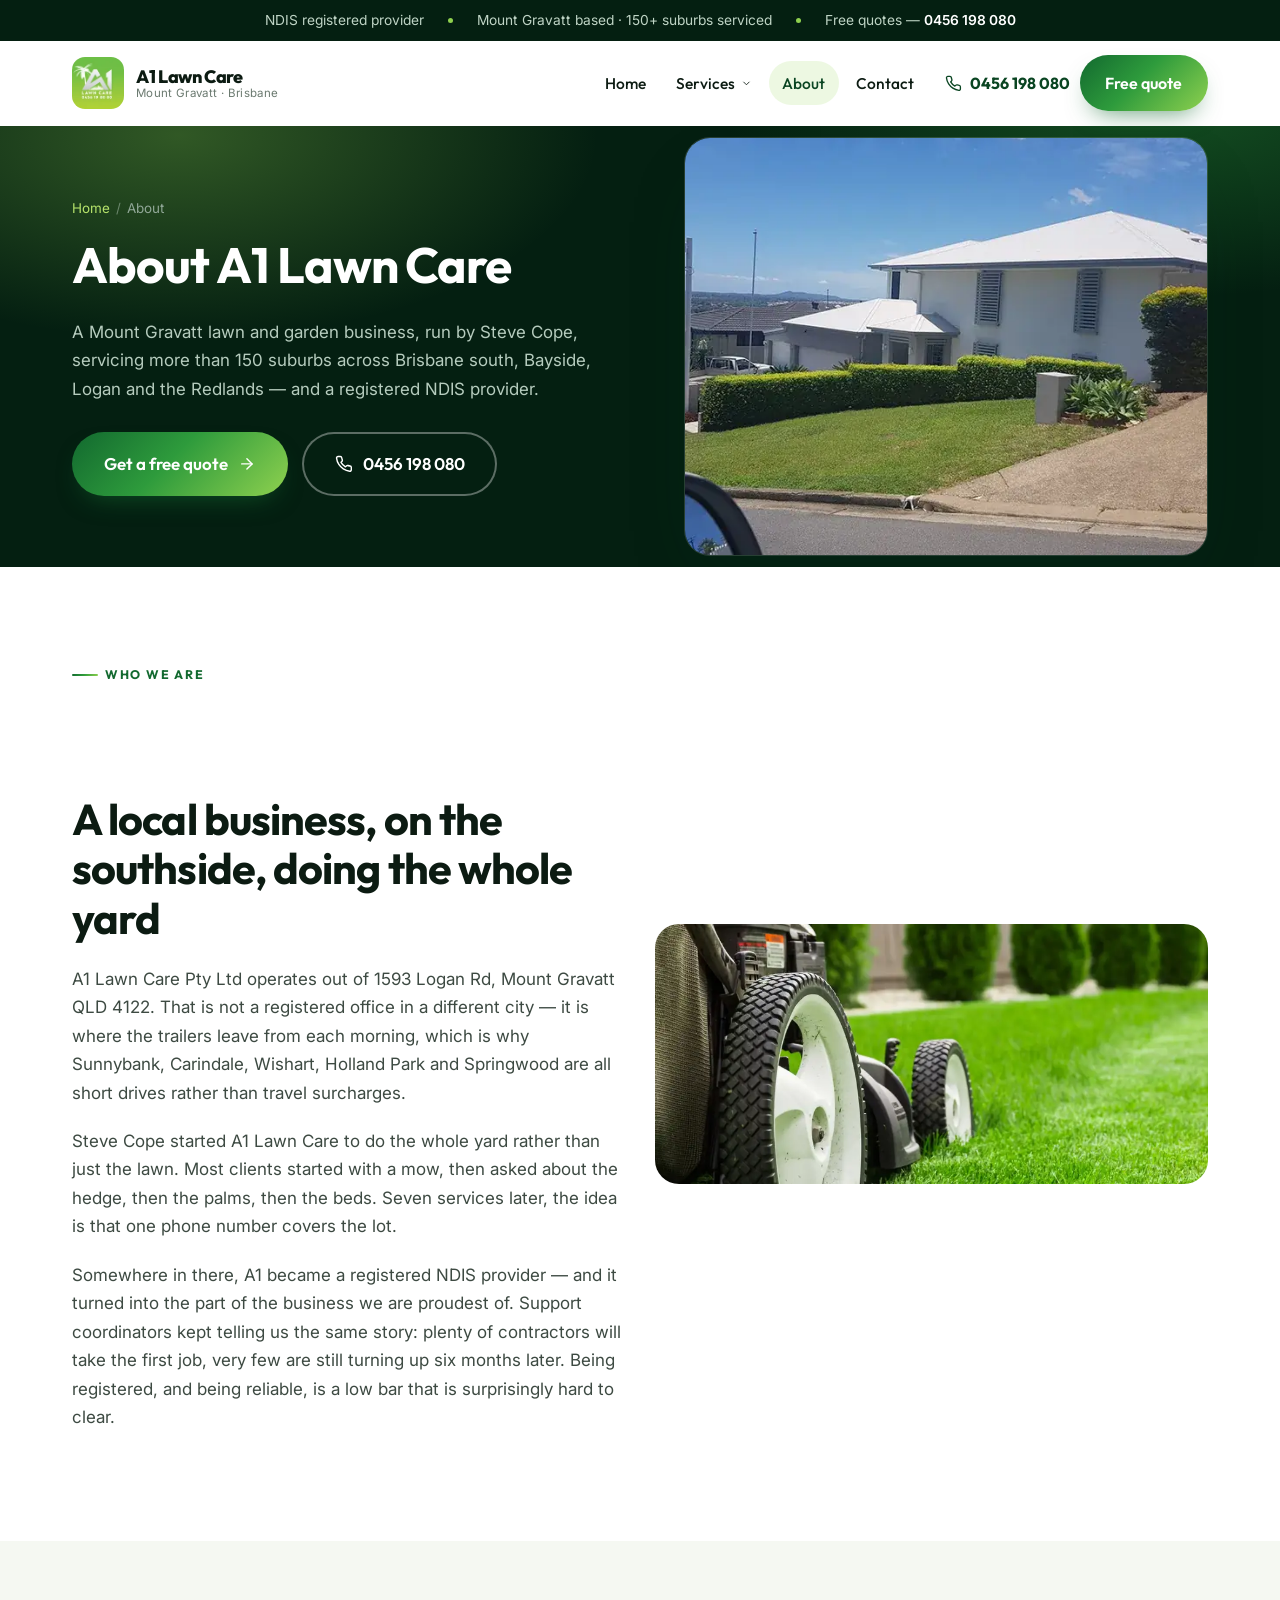
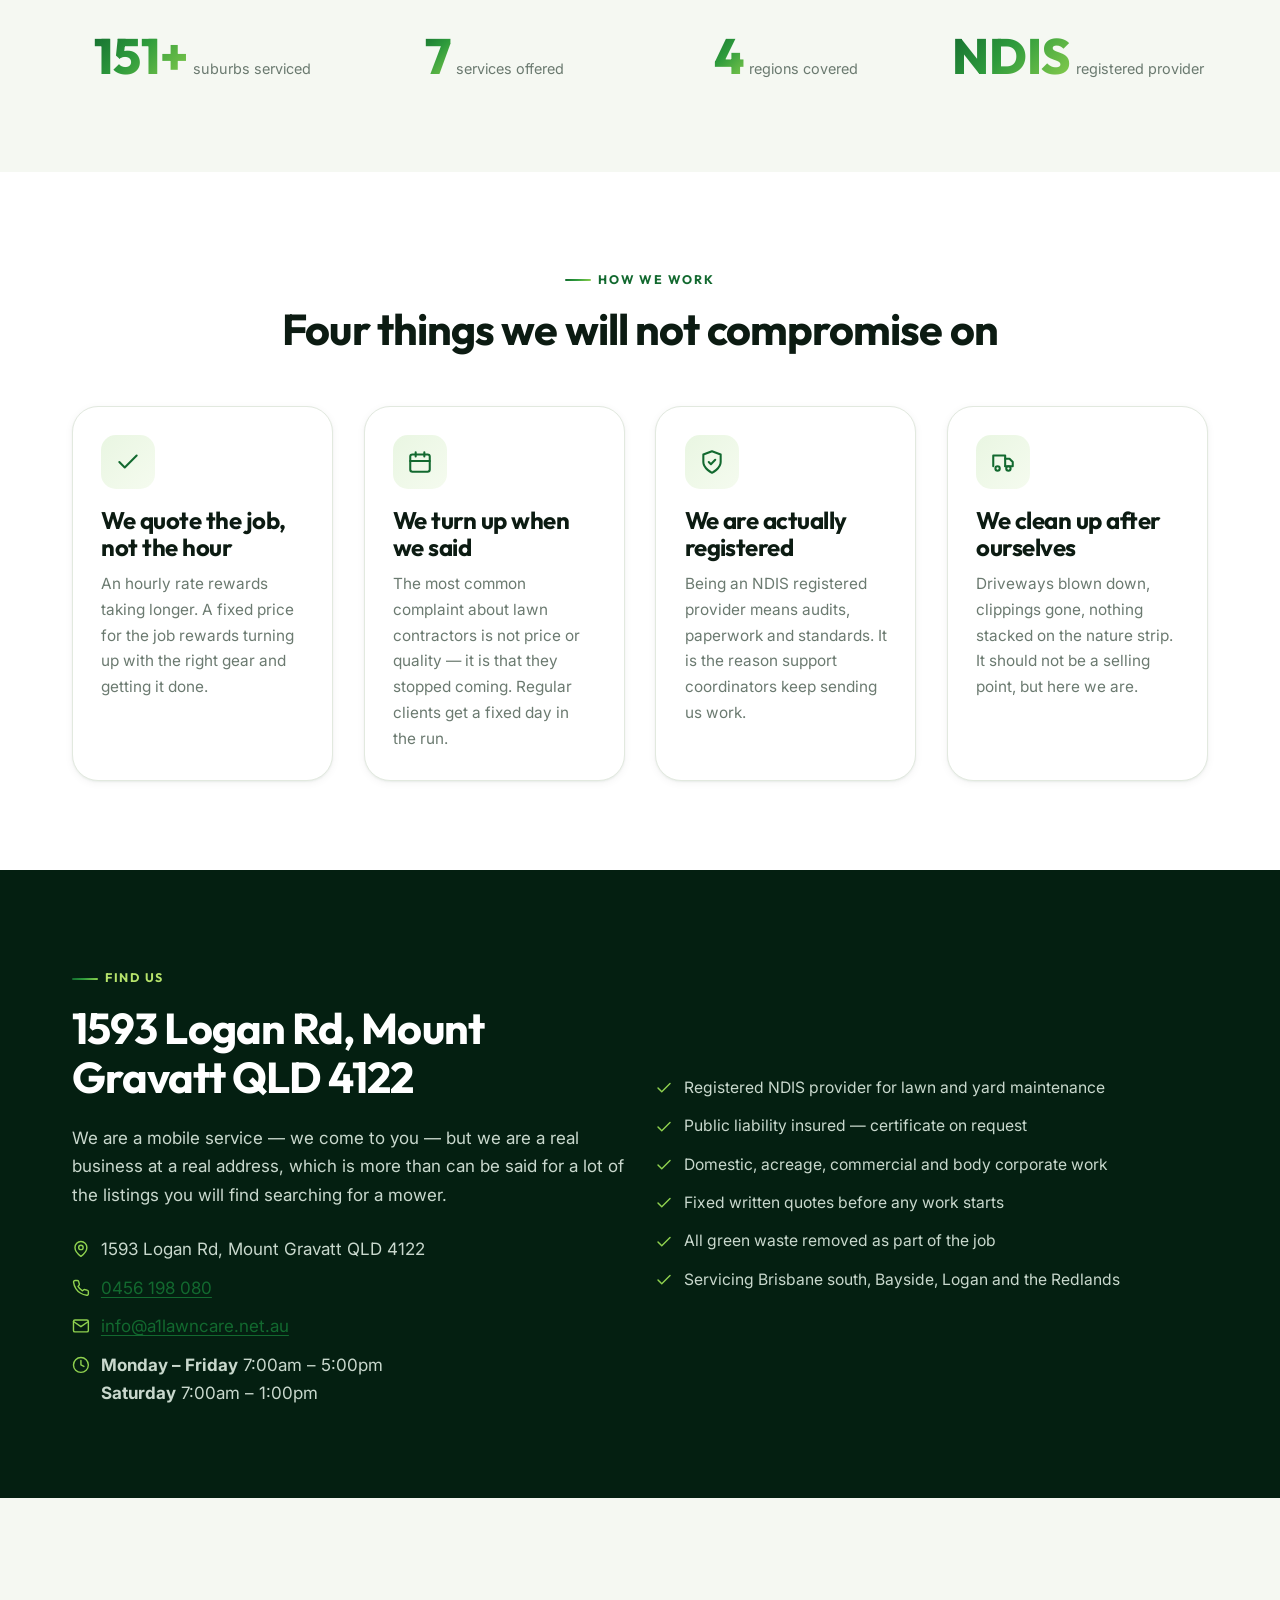
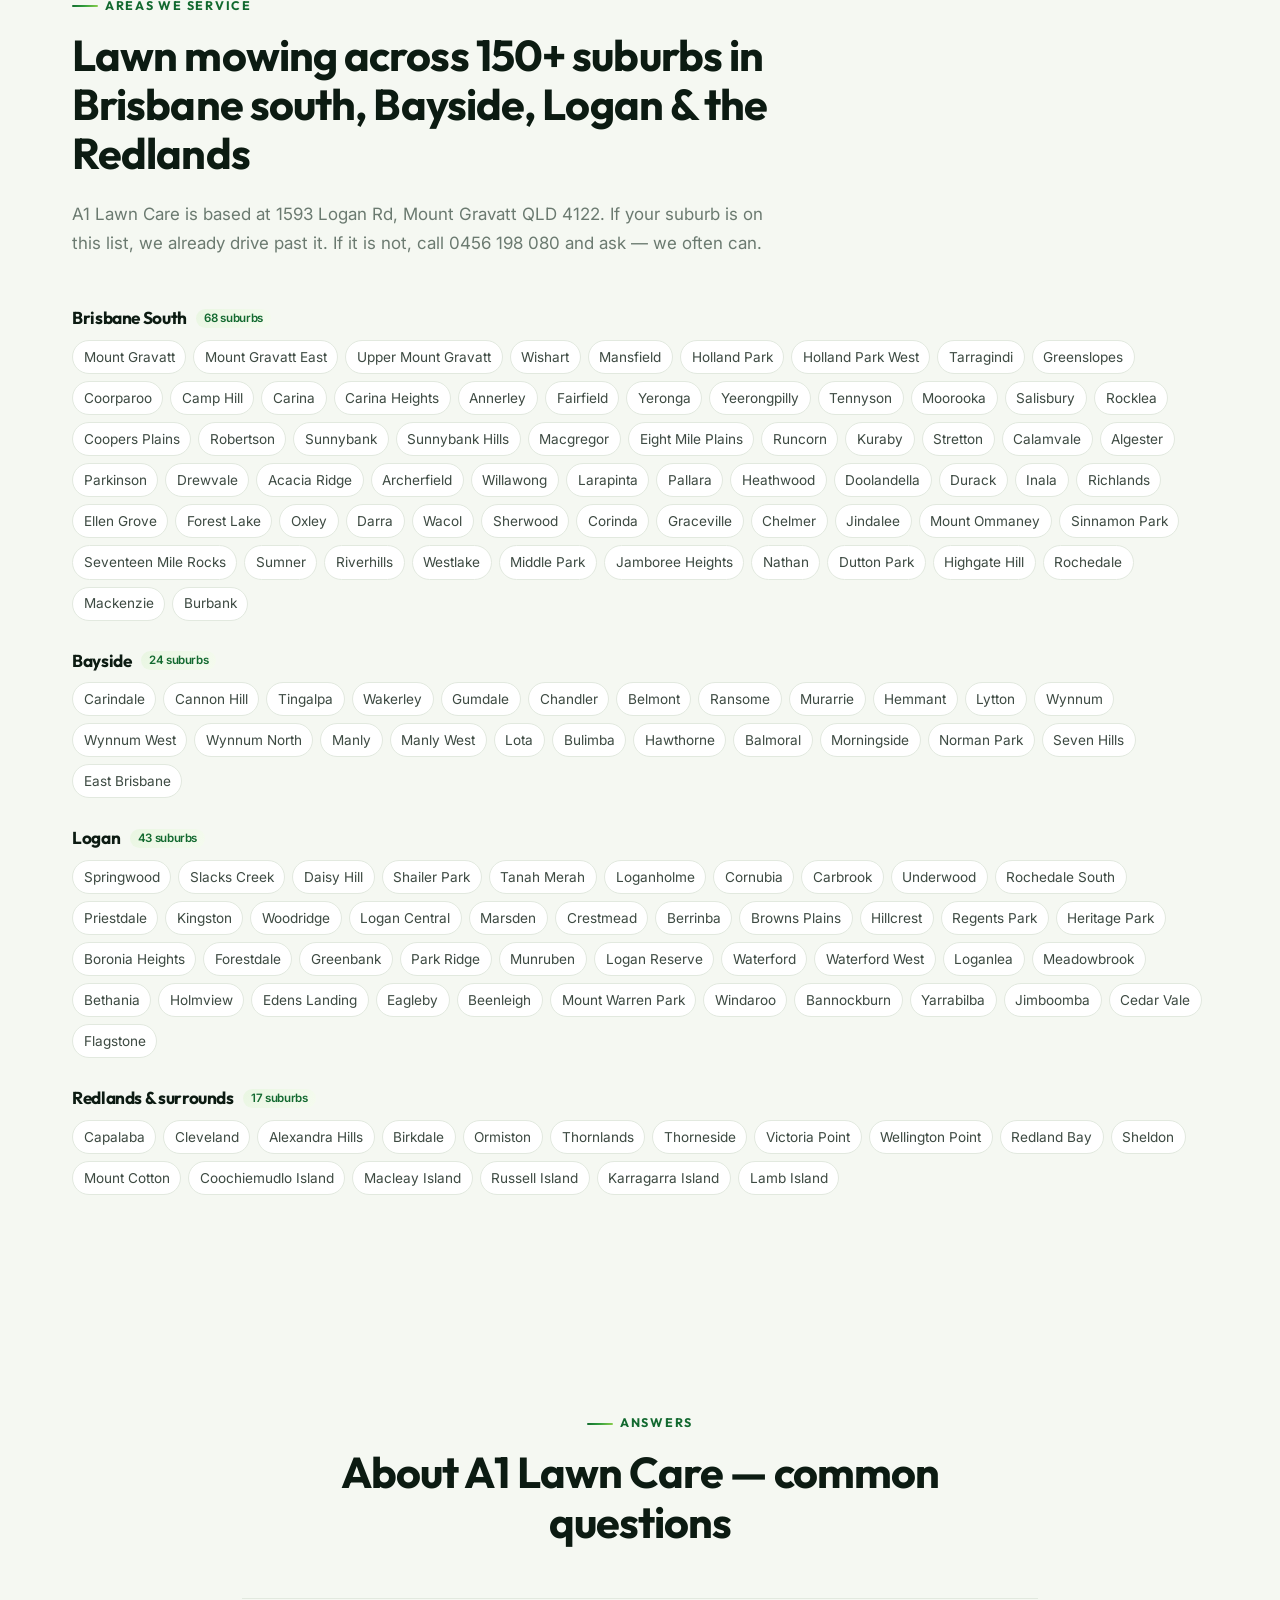
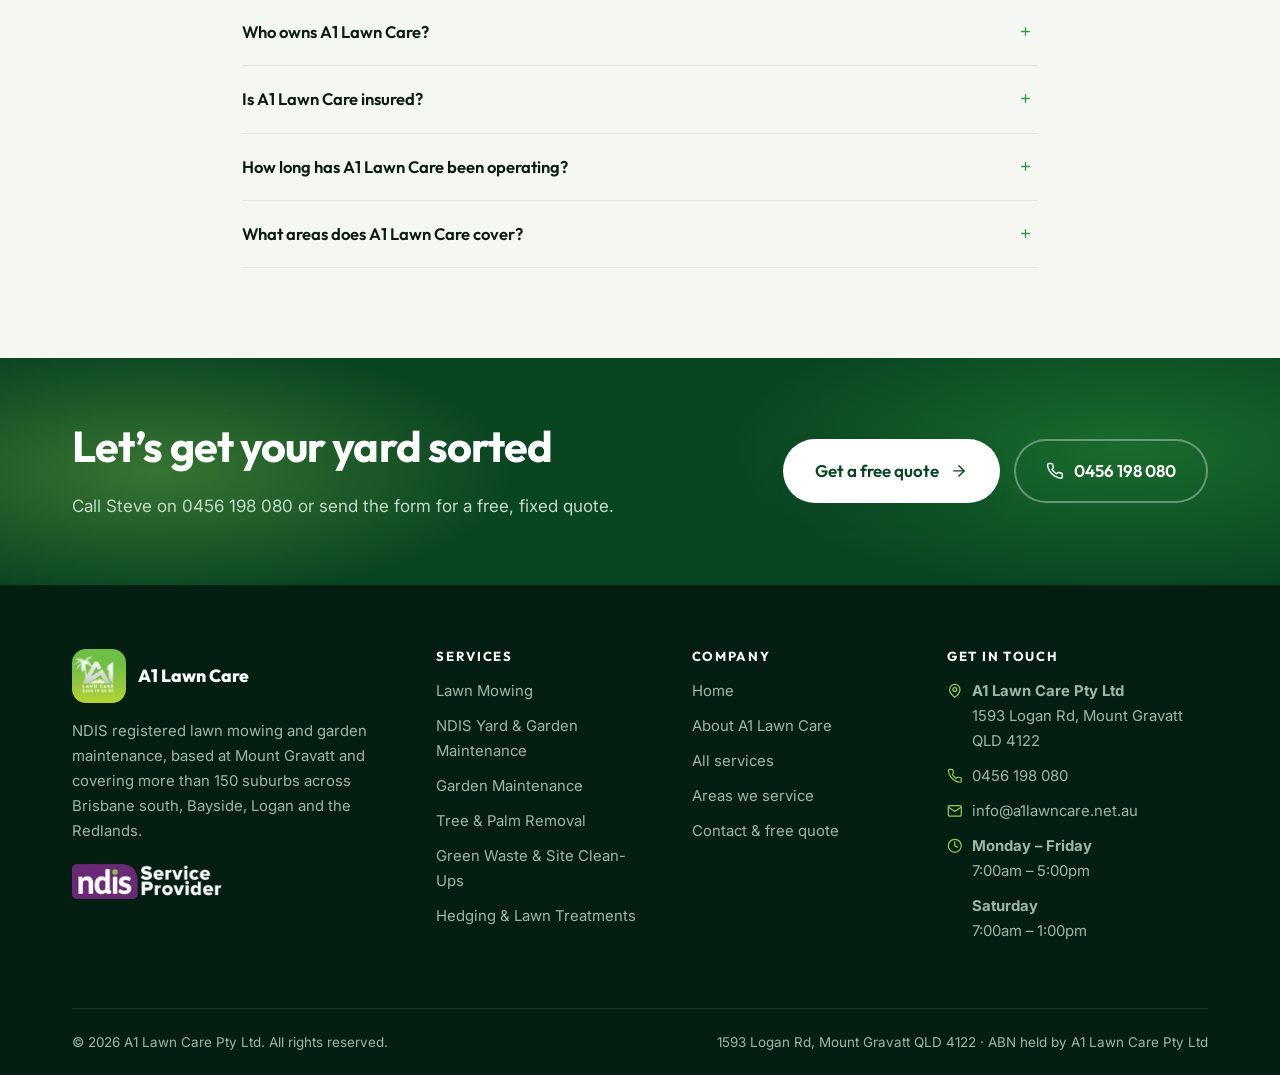
<file: about/index.html>
<!DOCTYPE html>
<html lang="en-AU">
  <head>
    <meta charset="utf-8">
    <!-- Pinch-zoom deliberately left enabled (research section 04) -->
    <meta name="viewport" content="width=device-width, initial-scale=1">
    <title>About A1 Lawn Care | NDIS Lawn Mowing Mount Gravatt</title>
    <meta name="description" content="A1 Lawn Care is a Mount Gravatt based, NDIS registered lawn and garden business run by Steve Cope, servicing 150+ suburbs across Brisbane.">
    <link rel="canonical" href="https://www.a1lawncare.net.au/about/">
    <meta name="robots" content="index, follow, max-image-preview:large, max-snippet:-1, max-video-preview:-1">
    <meta name="author" content="A1 Lawn Care Pty Ltd">
    <meta name="geo.region" content="AU-QLD">
    <meta name="geo.placename" content="Mount Gravatt, Queensland">
    <meta name="geo.position" content="-27.5406;153.0776">
    <meta name="ICBM" content="-27.5406, 153.0776">

    <meta property="og:type" content="website">
    <meta property="og:locale" content="en_AU">
    <meta property="og:site_name" content="A1 Lawn Care Pty Ltd">
    <meta property="og:title" content="About A1 Lawn Care | NDIS Lawn Mowing Mount Gravatt">
    <meta property="og:description" content="A1 Lawn Care is a Mount Gravatt based, NDIS registered lawn and garden business run by Steve Cope, servicing 150+ suburbs across Brisbane.">
    <meta property="og:url" content="https://www.a1lawncare.net.au/about/">
    <meta property="og:image" content="https://www.a1lawncare.net.au/assets/img/about-a1-lawn-care-1400.webp">
    <meta name="twitter:card" content="summary_large_image">
    <meta name="twitter:title" content="About A1 Lawn Care | NDIS Lawn Mowing Mount Gravatt">
    <meta name="twitter:description" content="A1 Lawn Care is a Mount Gravatt based, NDIS registered lawn and garden business run by Steve Cope, servicing 150+ suburbs across Brisbane.">
    <meta name="twitter:image" content="https://www.a1lawncare.net.au/assets/img/about-a1-lawn-care-1400.webp">

    <meta name="theme-color" content="#05301A">
    <link rel="icon" href="/assets/img/a1-lawn-care-logo-224.webp?v=d3a7d595" type="image/webp">
    <link rel="apple-touch-icon" href="/assets/img/a1-lawn-care-logo-224.webp?v=d3a7d595">

    <link rel="preconnect" href="https://fonts.googleapis.com">
    <link rel="preconnect" href="https://fonts.gstatic.com" crossorigin>
    <link rel="preload" as="style" href="https://fonts.googleapis.com/css2?family=Inter:wght@400;500;600&family=Outfit:wght@500;600;700;800&display=swap">
    <link rel="stylesheet" href="https://fonts.googleapis.com/css2?family=Inter:wght@400;500;600&family=Outfit:wght@500;600;700;800&display=swap" media="print" onload="this.media='all'">
    <noscript><link rel="stylesheet" href="https://fonts.googleapis.com/css2?family=Inter:wght@400;500;600&family=Outfit:wght@500;600;700;800&display=swap"></noscript>
    <link rel="stylesheet" href="/assets/css/site.css?v=129fc083">
    <script>document.documentElement.className += " js";</script>

    <!-- Conversion tracking: installed once, globally. Detects form submissions. -->
    <link rel="preconnect" href="https://link.msgsndr.com" crossorigin>
    <script
      defer
      src="https://link.msgsndr.com/js/external-tracking.js"
      data-tracking-id="tk_6582cb70c3d84289821c555a3d8691f9"
    ></script>
    <script type="application/ld+json">{"@context":"https://schema.org","@type":"LandscapingBusiness","@id":"https://www.a1lawncare.net.au/#business","name":"A1 Lawn Care Pty Ltd","alternateName":"A1 Lawn Care","url":"https://www.a1lawncare.net.au/","telephone":"+61456198080","email":"info@a1lawncare.net.au","image":"https://www.a1lawncare.net.au/assets/img/a1-lawn-care-logo-224.webp","logo":"https://www.a1lawncare.net.au/assets/img/a1-lawn-care-logo-224.webp","priceRange":"$$","currenciesAccepted":"AUD","paymentAccepted":"Cash, Bank transfer, Credit card, NDIS plan managed","foundingDate":"2019","description":"NDIS registered lawn mowing, garden maintenance, hedging, palm removal and green waste removal across Brisbane south, Bayside, Logan and the Redlands. Based at 1593 Logan Rd, Mount Gravatt QLD 4122.","address":{"@type":"PostalAddress","streetAddress":"1593 Logan Rd","addressLocality":"Mount Gravatt","addressRegion":"QLD","postalCode":"4122","addressCountry":"AU"},"geo":{"@type":"GeoCoordinates","latitude":-27.5406,"longitude":153.0776},"hasMap":"https://www.google.com/maps/search/?api=1&query=1593+Logan+Rd+Mount+Gravatt+QLD+4122","sameAs":["https://www.facebook.com/NDISmowing"],"openingHoursSpecification":[{"@type":"OpeningHoursSpecification","dayOfWeek":["Monday","Tuesday","Wednesday","Thursday","Friday"],"opens":"07:00","closes":"17:00"},{"@type":"OpeningHoursSpecification","dayOfWeek":["Saturday"],"opens":"07:00","closes":"13:00"}],"areaServed":[{"@type":"City","name":"Brisbane","addressRegion":"QLD","addressCountry":"AU"},{"@type":"City","name":"Logan City","addressRegion":"QLD","addressCountry":"AU"},{"@type":"City","name":"Redland City","addressRegion":"QLD","addressCountry":"AU"},{"@type":"Place","name":"Mount Gravatt, QLD"},{"@type":"Place","name":"Mount Gravatt East, QLD"},{"@type":"Place","name":"Upper Mount Gravatt, QLD"},{"@type":"Place","name":"Wishart, QLD"},{"@type":"Place","name":"Mansfield, QLD"},{"@type":"Place","name":"Holland Park, QLD"},{"@type":"Place","name":"Holland Park West, QLD"},{"@type":"Place","name":"Tarragindi, QLD"},{"@type":"Place","name":"Greenslopes, QLD"},{"@type":"Place","name":"Coorparoo, QLD"},{"@type":"Place","name":"Camp Hill, QLD"},{"@type":"Place","name":"Carina, QLD"},{"@type":"Place","name":"Carina Heights, QLD"},{"@type":"Place","name":"Annerley, QLD"},{"@type":"Place","name":"Fairfield, QLD"},{"@type":"Place","name":"Yeronga, QLD"},{"@type":"Place","name":"Yeerongpilly, QLD"},{"@type":"Place","name":"Tennyson, QLD"},{"@type":"Place","name":"Moorooka, QLD"},{"@type":"Place","name":"Salisbury, QLD"},{"@type":"Place","name":"Rocklea, QLD"},{"@type":"Place","name":"Coopers Plains, QLD"},{"@type":"Place","name":"Robertson, QLD"},{"@type":"Place","name":"Sunnybank, QLD"},{"@type":"Place","name":"Sunnybank Hills, QLD"},{"@type":"Place","name":"Macgregor, QLD"},{"@type":"Place","name":"Eight Mile Plains, QLD"},{"@type":"Place","name":"Runcorn, QLD"},{"@type":"Place","name":"Kuraby, QLD"},{"@type":"Place","name":"Stretton, QLD"},{"@type":"Place","name":"Calamvale, QLD"},{"@type":"Place","name":"Algester, QLD"},{"@type":"Place","name":"Parkinson, QLD"},{"@type":"Place","name":"Drewvale, QLD"},{"@type":"Place","name":"Acacia Ridge, QLD"},{"@type":"Place","name":"Archerfield, QLD"},{"@type":"Place","name":"Willawong, QLD"},{"@type":"Place","name":"Larapinta, QLD"},{"@type":"Place","name":"Pallara, QLD"},{"@type":"Place","name":"Heathwood, QLD"},{"@type":"Place","name":"Doolandella, QLD"},{"@type":"Place","name":"Durack, QLD"},{"@type":"Place","name":"Inala, QLD"},{"@type":"Place","name":"Richlands, QLD"},{"@type":"Place","name":"Ellen Grove, QLD"},{"@type":"Place","name":"Forest Lake, QLD"},{"@type":"Place","name":"Oxley, QLD"},{"@type":"Place","name":"Darra, QLD"},{"@type":"Place","name":"Wacol, QLD"},{"@type":"Place","name":"Sherwood, QLD"},{"@type":"Place","name":"Corinda, QLD"},{"@type":"Place","name":"Graceville, QLD"},{"@type":"Place","name":"Chelmer, QLD"},{"@type":"Place","name":"Jindalee, QLD"},{"@type":"Place","name":"Mount Ommaney, QLD"},{"@type":"Place","name":"Sinnamon Park, QLD"},{"@type":"Place","name":"Seventeen Mile Rocks, QLD"},{"@type":"Place","name":"Sumner, QLD"},{"@type":"Place","name":"Riverhills, QLD"},{"@type":"Place","name":"Westlake, QLD"},{"@type":"Place","name":"Middle Park, QLD"},{"@type":"Place","name":"Jamboree Heights, QLD"},{"@type":"Place","name":"Nathan, QLD"},{"@type":"Place","name":"Dutton Park, QLD"},{"@type":"Place","name":"Highgate Hill, QLD"},{"@type":"Place","name":"Rochedale, QLD"},{"@type":"Place","name":"Mackenzie, QLD"},{"@type":"Place","name":"Burbank, QLD"},{"@type":"Place","name":"Carindale, QLD"},{"@type":"Place","name":"Cannon Hill, QLD"},{"@type":"Place","name":"Tingalpa, QLD"},{"@type":"Place","name":"Wakerley, QLD"},{"@type":"Place","name":"Gumdale, QLD"},{"@type":"Place","name":"Chandler, QLD"},{"@type":"Place","name":"Belmont, QLD"},{"@type":"Place","name":"Ransome, QLD"},{"@type":"Place","name":"Murarrie, QLD"},{"@type":"Place","name":"Hemmant, QLD"},{"@type":"Place","name":"Lytton, QLD"},{"@type":"Place","name":"Wynnum, QLD"},{"@type":"Place","name":"Wynnum West, QLD"},{"@type":"Place","name":"Wynnum North, QLD"},{"@type":"Place","name":"Manly, QLD"},{"@type":"Place","name":"Manly West, QLD"},{"@type":"Place","name":"Lota, QLD"},{"@type":"Place","name":"Bulimba, QLD"},{"@type":"Place","name":"Hawthorne, QLD"},{"@type":"Place","name":"Balmoral, QLD"},{"@type":"Place","name":"Morningside, QLD"},{"@type":"Place","name":"Norman Park, QLD"},{"@type":"Place","name":"Seven Hills, QLD"},{"@type":"Place","name":"East Brisbane, QLD"},{"@type":"Place","name":"Springwood, QLD"},{"@type":"Place","name":"Slacks Creek, QLD"},{"@type":"Place","name":"Daisy Hill, QLD"},{"@type":"Place","name":"Shailer Park, QLD"},{"@type":"Place","name":"Tanah Merah, QLD"},{"@type":"Place","name":"Loganholme, QLD"},{"@type":"Place","name":"Cornubia, QLD"},{"@type":"Place","name":"Carbrook, QLD"},{"@type":"Place","name":"Underwood, QLD"},{"@type":"Place","name":"Rochedale South, QLD"},{"@type":"Place","name":"Priestdale, QLD"},{"@type":"Place","name":"Kingston, QLD"},{"@type":"Place","name":"Woodridge, QLD"},{"@type":"Place","name":"Logan Central, QLD"},{"@type":"Place","name":"Marsden, QLD"},{"@type":"Place","name":"Crestmead, QLD"},{"@type":"Place","name":"Berrinba, QLD"},{"@type":"Place","name":"Browns Plains, QLD"},{"@type":"Place","name":"Hillcrest, QLD"},{"@type":"Place","name":"Regents Park, QLD"},{"@type":"Place","name":"Heritage Park, QLD"},{"@type":"Place","name":"Boronia Heights, QLD"},{"@type":"Place","name":"Forestdale, QLD"},{"@type":"Place","name":"Greenbank, QLD"},{"@type":"Place","name":"Park Ridge, QLD"},{"@type":"Place","name":"Munruben, QLD"},{"@type":"Place","name":"Logan Reserve, QLD"},{"@type":"Place","name":"Waterford, QLD"},{"@type":"Place","name":"Waterford West, QLD"},{"@type":"Place","name":"Loganlea, QLD"},{"@type":"Place","name":"Meadowbrook, QLD"},{"@type":"Place","name":"Bethania, QLD"},{"@type":"Place","name":"Holmview, QLD"},{"@type":"Place","name":"Edens Landing, QLD"},{"@type":"Place","name":"Eagleby, QLD"},{"@type":"Place","name":"Beenleigh, QLD"},{"@type":"Place","name":"Mount Warren Park, QLD"},{"@type":"Place","name":"Windaroo, QLD"},{"@type":"Place","name":"Bannockburn, QLD"},{"@type":"Place","name":"Yarrabilba, QLD"},{"@type":"Place","name":"Jimboomba, QLD"},{"@type":"Place","name":"Cedar Vale, QLD"},{"@type":"Place","name":"Flagstone, QLD"},{"@type":"Place","name":"Capalaba, QLD"},{"@type":"Place","name":"Cleveland, QLD"},{"@type":"Place","name":"Alexandra Hills, QLD"},{"@type":"Place","name":"Birkdale, QLD"},{"@type":"Place","name":"Ormiston, QLD"},{"@type":"Place","name":"Thornlands, QLD"},{"@type":"Place","name":"Thorneside, QLD"},{"@type":"Place","name":"Victoria Point, QLD"},{"@type":"Place","name":"Wellington Point, QLD"},{"@type":"Place","name":"Redland Bay, QLD"},{"@type":"Place","name":"Sheldon, QLD"},{"@type":"Place","name":"Mount Cotton, QLD"},{"@type":"Place","name":"Coochiemudlo Island, QLD"},{"@type":"Place","name":"Macleay Island, QLD"},{"@type":"Place","name":"Russell Island, QLD"},{"@type":"Place","name":"Karragarra Island, QLD"},{"@type":"Place","name":"Lamb Island, QLD"}],"hasOfferCatalog":{"@type":"OfferCatalog","name":"Lawn and garden services","itemListElement":[{"@type":"Offer","itemOffered":{"@type":"Service","name":"Lawn Mowing","url":"https://www.a1lawncare.net.au/services/lawn-mowing/"}},{"@type":"Offer","itemOffered":{"@type":"Service","name":"NDIS Yard & Garden Maintenance","url":"https://www.a1lawncare.net.au/services/ndis-lawn-mowing/"}},{"@type":"Offer","itemOffered":{"@type":"Service","name":"Garden Maintenance","url":"https://www.a1lawncare.net.au/services/garden-maintenance/"}},{"@type":"Offer","itemOffered":{"@type":"Service","name":"Tree & Palm Removal","url":"https://www.a1lawncare.net.au/services/palm-tree-removal/"}},{"@type":"Offer","itemOffered":{"@type":"Service","name":"Green Waste & Site Clean-Ups","url":"https://www.a1lawncare.net.au/services/green-waste-removal/"}},{"@type":"Offer","itemOffered":{"@type":"Service","name":"Hedging & Lawn Treatments","url":"https://www.a1lawncare.net.au/services/hedge-trimming-lawn-treatments/"}}]},"founder":{"@type":"Person","name":"Steve Cope"},"knowsAbout":["Lawn mowing","NDIS yard maintenance","Garden maintenance","Palm tree removal","Green waste removal","Hedge trimming","Lawn coring","Lawn top dressing","Weed control"]}</script>
    <script type="application/ld+json">{"@context":"https://schema.org","@type":"FAQPage","mainEntity":[{"@type":"Question","name":"Who owns A1 Lawn Care?","acceptedAnswer":{"@type":"Answer","text":"A1 Lawn Care Pty Ltd is owned and run by Steve Cope, working out of 1593 Logan Rd, Mount Gravatt. Steve quotes the jobs himself, which is why the price you are given is the price you pay."}},{"@type":"Question","name":"Is A1 Lawn Care insured?","acceptedAnswer":{"@type":"Answer","text":"Yes. A1 Lawn Care carries public liability insurance, which matters most on palm and tree removals and on commercial and body corporate sites. Certificates of currency are available on request."}},{"@type":"Question","name":"How long has A1 Lawn Care been operating?","acceptedAnswer":{"@type":"Answer","text":"A1 Lawn Care has been servicing Brisbane’s southside since 2019, and is a registered NDIS provider for lawn mowing and yard maintenance."}},{"@type":"Question","name":"What areas does A1 Lawn Care cover?","acceptedAnswer":{"@type":"Answer","text":"More than 150 suburbs across four regions — Brisbane south, Bayside, Logan and the Redlands. That runs from Sherwood and Forest Lake in the west through Mount Gravatt and Sunnybank, out to Wynnum and Cleveland on the bay, and south through Springwood, Browns Plains and Beenleigh."}}]}</script>
    <script type="application/ld+json">{"@context":"https://schema.org","@type":"BreadcrumbList","itemListElement":[{"@type":"ListItem","position":1,"name":"Home","item":"https://www.a1lawncare.net.au/"},{"@type":"ListItem","position":2,"name":"About","item":"https://www.a1lawncare.net.au/about/"}]}</script>
    <script type="application/ld+json">{"@context":"https://schema.org","@type":"AboutPage","url":"https://www.a1lawncare.net.au/about/","name":"About A1 Lawn Care","mainEntity":{"@id":"https://www.a1lawncare.net.au/#business"}}</script>
  </head>
  <body>
    <a class="skip-link" href="#main">Skip to content</a>

    <div class="topbar">
      <div class="container topbar-inner">
        <span>NDIS registered provider</span>
        <span class="dot" aria-hidden="true"></span>
        <span>Mount Gravatt based &middot; 150+ suburbs serviced</span>
        <span class="dot" aria-hidden="true"></span>
        <span>Free quotes &mdash; <a href="tel:+61456198080">0456 198 080</a></span>
      </div>
    </div>

    <header class="site-header">
      <div class="container header-inner">
        <a class="brand" href="/">
          <img src="/assets/img/a1-lawn-care-logo-112.webp?v=df842eda"
               srcset="/assets/img/a1-lawn-care-logo-112.webp?v=df842eda 112w,
                       /assets/img/a1-lawn-care-logo-224.webp?v=d3a7d595 224w"
               sizes="52px" width="52" height="52" fetchpriority="high"
               alt="A1 Lawn Care Pty Ltd logo - lawn mowing Brisbane">
          <span class="brand-text">
            <span class="brand-name">A1 Lawn Care</span>
            <span class="brand-tag">Mount Gravatt &middot; Brisbane</span>
          </span>
        </a>

        <nav class="primary-nav" aria-label="Primary">
          <ul>
            <li><a href="/">Home</a></li>
            <li class="has-sub">
              <button type="button" aria-expanded="false">Services <svg viewBox="0 0 24 24" fill="none" stroke="currentColor" stroke-width="1.9" stroke-linecap="round" stroke-linejoin="round" aria-hidden="true"><path d="m6 9 6 6 6-6"/></svg></button>
              <ul class="submenu">
                <li><a href="/services/">All services<span class="sub-desc">The full list</span></a></li>
                <li><a href="/services/lawn-mowing/">Lawn Mowing<span class="sub-desc">lawn mowing mount gravatt</span></a></li><li><a href="/services/ndis-lawn-mowing/">NDIS Yard &amp; Garden Maintenance<span class="sub-desc">ndis mowing</span></a></li><li><a href="/services/garden-maintenance/">Garden Maintenance<span class="sub-desc">garden maintenance brisbane</span></a></li><li><a href="/services/palm-tree-removal/">Tree &amp; Palm Removal<span class="sub-desc">palm tree removal brisbane</span></a></li><li><a href="/services/green-waste-removal/">Green Waste &amp; Site Clean-Ups<span class="sub-desc">green waste removal brisbane</span></a></li><li><a href="/services/hedge-trimming-lawn-treatments/">Hedging &amp; Lawn Treatments<span class="sub-desc">hedge trimming services brisbane</span></a></li>
              </ul>
            </li>
            <li><a href="/about/" aria-current="page">About</a></li>
            <li><a href="/contact/">Contact</a></li>
          </ul>
        </nav>

        <div class="header-cta">
          <a class="header-phone" href="tel:+61456198080"><svg viewBox="0 0 24 24" fill="none" stroke="currentColor" stroke-width="1.9" stroke-linecap="round" stroke-linejoin="round" aria-hidden="true"><path d="M22 16.9v3a2 2 0 0 1-2.2 2 19.8 19.8 0 0 1-8.6-3.1 19.5 19.5 0 0 1-6-6A19.8 19.8 0 0 1 2.1 4.2 2 2 0 0 1 4.1 2h3a2 2 0 0 1 2 1.7c.1 1 .4 1.9.7 2.8a2 2 0 0 1-.5 2.1L8.1 9.9a16 16 0 0 0 6 6l1.3-1.2a2 2 0 0 1 2.1-.5c.9.3 1.8.6 2.8.7a2 2 0 0 1 1.7 2Z"/></svg><span class="txt">0456 198 080</span></a>
          <button class="btn" type="button" data-quote-open>Free quote</button>
          <button class="nav-toggle" type="button" aria-label="Open menu" aria-expanded="false">
            <span></span>
          </button>
        </div>
      </div>
    </header>
    <div class="nav-scrim"></div>

    <main id="main">

      <section class="page-hero page-hero--split">
        <div class="container page-hero-grid">
          <div class="page-hero-inner">
            <nav class="breadcrumb" aria-label="Breadcrumb">
              <ol><li><a href="/">Home</a></li><li aria-current="page">About</li></ol>
            </nav>
            <h1>About A1 Lawn Care</h1>
            <p>A Mount Gravatt lawn and garden business, run by Steve Cope, servicing more
               than 150 suburbs across Brisbane south, Bayside, Logan and the Redlands
               &mdash; and a registered NDIS provider.</p>
            <div class="btn-row">
              <a class="btn btn--lg" href="/contact/">Get a free quote <svg viewBox="0 0 24 24" fill="none" stroke="currentColor" stroke-width="1.9" stroke-linecap="round" stroke-linejoin="round" aria-hidden="true"><path d="M5 12h14"/><path d="m12 5 7 7-7 7"/></svg></a>
              <a class="btn btn--outline-light btn--lg" href="tel:+61456198080"><svg viewBox="0 0 24 24" fill="none" stroke="currentColor" stroke-width="1.9" stroke-linecap="round" stroke-linejoin="round" aria-hidden="true"><path d="M22 16.9v3a2 2 0 0 1-2.2 2 19.8 19.8 0 0 1-8.6-3.1 19.5 19.5 0 0 1-6-6A19.8 19.8 0 0 1 2.1 4.2 2 2 0 0 1 4.1 2h3a2 2 0 0 1 2 1.7c.1 1 .4 1.9.7 2.8a2 2 0 0 1-.5 2.1L8.1 9.9a16 16 0 0 0 6 6l1.3-1.2a2 2 0 0 1 2.1-.5c.9.3 1.8.6 2.8.7a2 2 0 0 1 1.7 2Z"/></svg> 0456 198 080</a>
            </div>
          </div>
          <figure class="page-hero-media">
            <img src="/assets/img/gallery-02-600.webp?v=8316eae8" srcset="/assets/img/gallery-02-400.webp?v=8678b75c 400w, /assets/img/gallery-02-600.webp?v=8316eae8 600w" sizes="(max-width: 940px) calc(100vw - 44px), 46vw" width="600" height="480" alt="Front lawn and trimmed hedges maintained by A1 Lawn Care on a Brisbane southside street" decoding="async" fetchpriority="high">
          </figure>
        </div>
      </section>

      <section class="section">
        <div class="container">
          <div class="grid grid--2" style="align-items:center">
            <div class="prose reveal">
              <span class="eyebrow">Who we are</span>
              <h2>A local business, on the southside, doing the whole yard</h2>
              <p>A1 Lawn Care Pty Ltd operates out of 1593 Logan Rd, Mount Gravatt QLD 4122. That is not a
                 registered office in a different city &mdash; it is where the trailers
                 leave from each morning, which is why Sunnybank, Carindale, Wishart,
                 Holland Park and Springwood are all short drives rather than travel
                 surcharges.</p>
              <p>Steve Cope started A1 Lawn Care to do the whole yard rather than just
                 the lawn. Most clients started with a mow, then asked about the hedge,
                 then the palms, then the beds. Seven services later, the idea is that
                 one phone number covers the lot.</p>
              <p>Somewhere in there, A1 became a registered NDIS provider &mdash; and it
                 turned into the part of the business we are proudest of. Support
                 coordinators kept telling us the same story: plenty of contractors will
                 take the first job, very few are still turning up six months later.
                 Being registered, and being reliable, is a low bar that is surprisingly
                 hard to clear.</p>
            </div>
            <div class="reveal">
              <img src="/assets/img/about-a1-lawn-care-1400.webp?v=e44e534b" srcset="/assets/img/about-a1-lawn-care-480.webp?v=42cdfd54 480w, /assets/img/about-a1-lawn-care-900.webp?v=056f4dd1 900w, /assets/img/about-a1-lawn-care-1400.webp?v=e44e534b 1400w" sizes="(max-width: 940px) calc(100vw - 44px), 46vw" width="1400" height="659" alt="Lawn mower on a freshly mown green lawn - A1 Lawn Care Brisbane" style="border-radius:24px" decoding="async" loading="lazy">
            </div>
          </div>
        </div>
      </section>

      <section class="section section--sand">
        <div class="container">
          <div class="grid grid--4">
            <div class="stat reveal"><span class="num" data-count-to="152" data-count-suffix="+">0</span>
              <span class="lbl">suburbs serviced</span></div>
            <div class="stat reveal"><span class="num" data-count-to="7">0</span>
              <span class="lbl">services offered</span></div>
            <div class="stat reveal"><span class="num" data-count-to="4">0</span>
              <span class="lbl">regions covered</span></div>
            <div class="stat reveal"><span class="num">NDIS</span>
              <span class="lbl">registered provider</span></div>
          </div>
        </div>
      </section>

      <section class="section">
        <div class="container">
          <div class="section-head section-head--center reveal">
            <span class="eyebrow">How we work</span>
            <h2>Four things we will not compromise on</h2>
          </div>
          <div class="grid grid--4"><div class="card reveal"><div class="card-icon"><svg viewBox="0 0 24 24" fill="none" stroke="currentColor" stroke-width="1.9" stroke-linecap="round" stroke-linejoin="round" aria-hidden="true"><path d="m20 6-11 11-5-5"/></svg></div><h3>We quote the job, not the hour</h3><p>An hourly rate rewards taking longer. A fixed price for the job rewards turning up with the right gear and getting it done.</p></div><div class="card reveal"><div class="card-icon"><svg viewBox="0 0 24 24" fill="none" stroke="currentColor" stroke-width="1.9" stroke-linecap="round" stroke-linejoin="round" aria-hidden="true"><rect x="3" y="5" width="18" height="16" rx="2"/><path d="M16 3v4M8 3v4M3 11h18"/></svg></div><h3>We turn up when we said</h3><p>The most common complaint about lawn contractors is not price or quality — it is that they stopped coming. Regular clients get a fixed day in the run.</p></div><div class="card reveal"><div class="card-icon"><svg viewBox="0 0 24 24" fill="none" stroke="currentColor" stroke-width="1.9" stroke-linecap="round" stroke-linejoin="round" aria-hidden="true"><path d="M12 22s8-4 8-10V5l-8-3-8 3v7c0 6 8 10 8 10Z"/><path d="m9 12 2 2 4-4"/></svg></div><h3>We are actually registered</h3><p>Being an NDIS registered provider means audits, paperwork and standards. It is the reason support coordinators keep sending us work.</p></div><div class="card reveal"><div class="card-icon"><svg viewBox="0 0 24 24" fill="none" stroke="currentColor" stroke-width="1.9" stroke-linecap="round" stroke-linejoin="round" aria-hidden="true"><path d="M3 16V6h11v10"/><path d="M14 9h4l3 3v4h-7"/><circle cx="7" cy="18" r="2"/><circle cx="17" cy="18" r="2"/></svg></div><h3>We clean up after ourselves</h3><p>Driveways blown down, clippings gone, nothing stacked on the nature strip. It should not be a selling point, but here we are.</p></div></div>
        </div>
      </section>

      <section class="section section--dark">
        <div class="container">
          <div class="grid grid--2" style="align-items:center">
            <div class="reveal">
              <span class="eyebrow">Find us</span>
              <h2>1593 Logan Rd, Mount Gravatt QLD 4122</h2>
              <p>We are a mobile service &mdash; we come to you &mdash; but we are a real
                 business at a real address, which is more than can be said for a lot of
                 the listings you will find searching for a mower.</p>
              <div class="footer-nap" style="margin-top:1.6rem">
                <div><svg viewBox="0 0 24 24" fill="none" stroke="currentColor" stroke-width="1.9" stroke-linecap="round" stroke-linejoin="round" aria-hidden="true"><path d="M20 10c0 6-8 12-8 12s-8-6-8-12a8 8 0 0 1 16 0Z"/><circle cx="12" cy="10" r="3"/></svg><span>1593 Logan Rd, Mount Gravatt QLD 4122</span></div>
                <div><svg viewBox="0 0 24 24" fill="none" stroke="currentColor" stroke-width="1.9" stroke-linecap="round" stroke-linejoin="round" aria-hidden="true"><path d="M22 16.9v3a2 2 0 0 1-2.2 2 19.8 19.8 0 0 1-8.6-3.1 19.5 19.5 0 0 1-6-6A19.8 19.8 0 0 1 2.1 4.2 2 2 0 0 1 4.1 2h3a2 2 0 0 1 2 1.7c.1 1 .4 1.9.7 2.8a2 2 0 0 1-.5 2.1L8.1 9.9a16 16 0 0 0 6 6l1.3-1.2a2 2 0 0 1 2.1-.5c.9.3 1.8.6 2.8.7a2 2 0 0 1 1.7 2Z"/></svg><a href="tel:+61456198080">0456 198 080</a></div>
                <div><svg viewBox="0 0 24 24" fill="none" stroke="currentColor" stroke-width="1.9" stroke-linecap="round" stroke-linejoin="round" aria-hidden="true"><path d="M4 4h16a2 2 0 0 1 2 2v12a2 2 0 0 1-2 2H4a2 2 0 0 1-2-2V6a2 2 0 0 1 2-2Z"/><path d="m22 6-10 7L2 6"/></svg><a href="mailto:info@a1lawncare.net.au">info@a1lawncare.net.au</a></div>
                <div><svg viewBox="0 0 24 24" fill="none" stroke="currentColor" stroke-width="1.9" stroke-linecap="round" stroke-linejoin="round" aria-hidden="true"><circle cx="12" cy="12" r="10"/><path d="M12 6v6l4 2"/></svg><span><strong>Monday &ndash; Friday</strong> 7:00am &ndash; 5:00pm<br>
                     <strong>Saturday</strong> 7:00am &ndash; 1:00pm</span></div>
              </div>
            </div>
            <div class="reveal">
              <ul class="ticks">
                <li><svg viewBox="0 0 24 24" fill="none" stroke="currentColor" stroke-width="1.9" stroke-linecap="round" stroke-linejoin="round" aria-hidden="true"><path d="m20 6-11 11-5-5"/></svg><span>Registered NDIS provider for lawn and yard maintenance</span></li>
                <li><svg viewBox="0 0 24 24" fill="none" stroke="currentColor" stroke-width="1.9" stroke-linecap="round" stroke-linejoin="round" aria-hidden="true"><path d="m20 6-11 11-5-5"/></svg><span>Public liability insured &mdash; certificate on request</span></li>
                <li><svg viewBox="0 0 24 24" fill="none" stroke="currentColor" stroke-width="1.9" stroke-linecap="round" stroke-linejoin="round" aria-hidden="true"><path d="m20 6-11 11-5-5"/></svg><span>Domestic, acreage, commercial and body corporate work</span></li>
                <li><svg viewBox="0 0 24 24" fill="none" stroke="currentColor" stroke-width="1.9" stroke-linecap="round" stroke-linejoin="round" aria-hidden="true"><path d="m20 6-11 11-5-5"/></svg><span>Fixed written quotes before any work starts</span></li>
                <li><svg viewBox="0 0 24 24" fill="none" stroke="currentColor" stroke-width="1.9" stroke-linecap="round" stroke-linejoin="round" aria-hidden="true"><path d="m20 6-11 11-5-5"/></svg><span>All green waste removed as part of the job</span></li>
                <li><svg viewBox="0 0 24 24" fill="none" stroke="currentColor" stroke-width="1.9" stroke-linecap="round" stroke-linejoin="round" aria-hidden="true"><path d="m20 6-11 11-5-5"/></svg><span>Servicing Brisbane south, Bayside, Logan and the Redlands</span></li>
              </ul>
            </div>
          </div>
        </div>
      </section>

<section class="section section--sand" id="areas">
      <div class="container">
        <div class="section-head reveal">
          <span class="eyebrow">Areas we service</span>
          <h2>Lawn mowing across 150+ suburbs in Brisbane south, Bayside, Logan &amp; the Redlands</h2>
          <p>A1 Lawn Care is based at 1593 Logan Rd, Mount Gravatt QLD 4122. If your suburb is on this list,
             we already drive past it. If it is not, call 0456 198 080 and ask &mdash; we
             often can.</p>
        </div>
        <div class="area-group reveal">
          <h3>Brisbane South <span class="chip">68 suburbs</span></h3>
          <ul class="suburb-list"><li>Mount Gravatt</li><li>Mount Gravatt East</li><li>Upper Mount Gravatt</li><li>Wishart</li><li>Mansfield</li><li>Holland Park</li><li>Holland Park West</li><li>Tarragindi</li><li>Greenslopes</li><li>Coorparoo</li><li>Camp Hill</li><li>Carina</li><li>Carina Heights</li><li>Annerley</li><li>Fairfield</li><li>Yeronga</li><li>Yeerongpilly</li><li>Tennyson</li><li>Moorooka</li><li>Salisbury</li><li>Rocklea</li><li>Coopers Plains</li><li>Robertson</li><li>Sunnybank</li><li>Sunnybank Hills</li><li>Macgregor</li><li>Eight Mile Plains</li><li>Runcorn</li><li>Kuraby</li><li>Stretton</li><li>Calamvale</li><li>Algester</li><li>Parkinson</li><li>Drewvale</li><li>Acacia Ridge</li><li>Archerfield</li><li>Willawong</li><li>Larapinta</li><li>Pallara</li><li>Heathwood</li><li>Doolandella</li><li>Durack</li><li>Inala</li><li>Richlands</li><li>Ellen Grove</li><li>Forest Lake</li><li>Oxley</li><li>Darra</li><li>Wacol</li><li>Sherwood</li><li>Corinda</li><li>Graceville</li><li>Chelmer</li><li>Jindalee</li><li>Mount Ommaney</li><li>Sinnamon Park</li><li>Seventeen Mile Rocks</li><li>Sumner</li><li>Riverhills</li><li>Westlake</li><li>Middle Park</li><li>Jamboree Heights</li><li>Nathan</li><li>Dutton Park</li><li>Highgate Hill</li><li>Rochedale</li><li>Mackenzie</li><li>Burbank</li></ul>
        </div><div class="area-group reveal">
          <h3>Bayside <span class="chip">24 suburbs</span></h3>
          <ul class="suburb-list"><li>Carindale</li><li>Cannon Hill</li><li>Tingalpa</li><li>Wakerley</li><li>Gumdale</li><li>Chandler</li><li>Belmont</li><li>Ransome</li><li>Murarrie</li><li>Hemmant</li><li>Lytton</li><li>Wynnum</li><li>Wynnum West</li><li>Wynnum North</li><li>Manly</li><li>Manly West</li><li>Lota</li><li>Bulimba</li><li>Hawthorne</li><li>Balmoral</li><li>Morningside</li><li>Norman Park</li><li>Seven Hills</li><li>East Brisbane</li></ul>
        </div><div class="area-group reveal">
          <h3>Logan <span class="chip">43 suburbs</span></h3>
          <ul class="suburb-list"><li>Springwood</li><li>Slacks Creek</li><li>Daisy Hill</li><li>Shailer Park</li><li>Tanah Merah</li><li>Loganholme</li><li>Cornubia</li><li>Carbrook</li><li>Underwood</li><li>Rochedale South</li><li>Priestdale</li><li>Kingston</li><li>Woodridge</li><li>Logan Central</li><li>Marsden</li><li>Crestmead</li><li>Berrinba</li><li>Browns Plains</li><li>Hillcrest</li><li>Regents Park</li><li>Heritage Park</li><li>Boronia Heights</li><li>Forestdale</li><li>Greenbank</li><li>Park Ridge</li><li>Munruben</li><li>Logan Reserve</li><li>Waterford</li><li>Waterford West</li><li>Loganlea</li><li>Meadowbrook</li><li>Bethania</li><li>Holmview</li><li>Edens Landing</li><li>Eagleby</li><li>Beenleigh</li><li>Mount Warren Park</li><li>Windaroo</li><li>Bannockburn</li><li>Yarrabilba</li><li>Jimboomba</li><li>Cedar Vale</li><li>Flagstone</li></ul>
        </div><div class="area-group reveal">
          <h3>Redlands &amp; surrounds <span class="chip">17 suburbs</span></h3>
          <ul class="suburb-list"><li>Capalaba</li><li>Cleveland</li><li>Alexandra Hills</li><li>Birkdale</li><li>Ormiston</li><li>Thornlands</li><li>Thorneside</li><li>Victoria Point</li><li>Wellington Point</li><li>Redland Bay</li><li>Sheldon</li><li>Mount Cotton</li><li>Coochiemudlo Island</li><li>Macleay Island</li><li>Russell Island</li><li>Karragarra Island</li><li>Lamb Island</li></ul>
        </div>
      </div>
    </section>

<section class="section section--sand" id="faq">
      <div class="container container--narrow">
        <div class="section-head section-head--center reveal">
          <span class="eyebrow">Answers</span>
          <h2>About A1 Lawn Care — common questions</h2>
          
        </div>
        <div class="faq reveal"><details>
          <summary>Who owns A1 Lawn Care?</summary>
          <div class="answer"><div><p>A1 Lawn Care Pty Ltd is owned and run by Steve Cope, working out of 1593 Logan Rd, Mount Gravatt. Steve quotes the jobs himself, which is why the price you are given is the price you pay.</p></div></div>
        </details><details>
          <summary>Is A1 Lawn Care insured?</summary>
          <div class="answer"><div><p>Yes. A1 Lawn Care carries public liability insurance, which matters most on palm and tree removals and on commercial and body corporate sites. Certificates of currency are available on request.</p></div></div>
        </details><details>
          <summary>How long has A1 Lawn Care been operating?</summary>
          <div class="answer"><div><p>A1 Lawn Care has been servicing Brisbane’s southside since 2019, and is a registered NDIS provider for lawn mowing and yard maintenance.</p></div></div>
        </details><details>
          <summary>What areas does A1 Lawn Care cover?</summary>
          <div class="answer"><div><p>More than 150 suburbs across four regions — Brisbane south, Bayside, Logan and the Redlands. That runs from Sherwood and Forest Lake in the west through Mount Gravatt and Sunnybank, out to Wynnum and Cleveland on the bay, and south through Springwood, Browns Plains and Beenleigh.</p></div></div>
        </details></div>
      </div>
    </section>

<section class="cta-band">
      <div class="container cta-inner">
        <div class="copy reveal">
          <h2>Let’s get your yard sorted</h2>
          <p>Call Steve on 0456 198 080 or send the form for a free, fixed quote.</p>
        </div>
        <div class="btn-row reveal">
          <a class="btn btn--light btn--lg" href="/contact/">Get a free quote <svg viewBox="0 0 24 24" fill="none" stroke="currentColor" stroke-width="1.9" stroke-linecap="round" stroke-linejoin="round" aria-hidden="true"><path d="M5 12h14"/><path d="m12 5 7 7-7 7"/></svg></a>
          <a class="btn btn--outline-light btn--lg" href="tel:+61456198080"><svg viewBox="0 0 24 24" fill="none" stroke="currentColor" stroke-width="1.9" stroke-linecap="round" stroke-linejoin="round" aria-hidden="true"><path d="M22 16.9v3a2 2 0 0 1-2.2 2 19.8 19.8 0 0 1-8.6-3.1 19.5 19.5 0 0 1-6-6A19.8 19.8 0 0 1 2.1 4.2 2 2 0 0 1 4.1 2h3a2 2 0 0 1 2 1.7c.1 1 .4 1.9.7 2.8a2 2 0 0 1-.5 2.1L8.1 9.9a16 16 0 0 0 6 6l1.3-1.2a2 2 0 0 1 2.1-.5c.9.3 1.8.6 2.8.7a2 2 0 0 1 1.7 2Z"/></svg> 0456 198 080</a>
        </div>
      </div>
    </section>

    </main>

    <footer class="site-footer">
      <div class="container">
        <div class="footer-main">
          <div>
            <a class="footer-brand" href="/">
              <img src="/assets/img/a1-lawn-care-logo-112.webp?v=df842eda"
                   srcset="/assets/img/a1-lawn-care-logo-112.webp?v=df842eda 112w,
                           /assets/img/a1-lawn-care-logo-224.webp?v=d3a7d595 224w"
                   sizes="54px" width="54" height="54" loading="lazy"
                   alt="A1 Lawn Care Pty Ltd logo">
              <span>A1 Lawn Care</span>
            </a>
            <p>NDIS registered lawn mowing and garden maintenance, based at Mount
               Gravatt and covering more than 150 suburbs across Brisbane south,
               Bayside, Logan and the Redlands.</p>
            <img class="footer-ndis" src="/assets/img/ndis-registered-provider-logo-180.webp?v=d63b420c"
                 srcset="/assets/img/ndis-registered-provider-logo-180.webp?v=d63b420c 180w,
                         /assets/img/ndis-registered-provider-logo-360.webp?v=db3ee031 360w"
                 sizes="150px" width="150" height="35" loading="lazy"
                 alt="NDIS registered provider - A1 Lawn Care Brisbane">
          </div>

          <div>
            <h3>Services</h3>
            <ul><li><a href="/services/lawn-mowing/">Lawn Mowing</a></li><li><a href="/services/ndis-lawn-mowing/">NDIS Yard &amp; Garden Maintenance</a></li><li><a href="/services/garden-maintenance/">Garden Maintenance</a></li><li><a href="/services/palm-tree-removal/">Tree &amp; Palm Removal</a></li><li><a href="/services/green-waste-removal/">Green Waste &amp; Site Clean-Ups</a></li><li><a href="/services/hedge-trimming-lawn-treatments/">Hedging &amp; Lawn Treatments</a></li></ul>
          </div>

          <div>
            <h3>Company</h3>
            <ul>
              <li><a href="/">Home</a></li>
              <li><a href="/about/">About A1 Lawn Care</a></li>
              <li><a href="/services/">All services</a></li>
              <li><a href="/#areas">Areas we service</a></li>
              <li><a href="/contact/">Contact &amp; free quote</a></li>
            </ul>
          </div>

          <div>
            <h3>Get in touch</h3>
            <div class="footer-nap">
              <div><svg viewBox="0 0 24 24" fill="none" stroke="currentColor" stroke-width="1.9" stroke-linecap="round" stroke-linejoin="round" aria-hidden="true"><path d="M20 10c0 6-8 12-8 12s-8-6-8-12a8 8 0 0 1 16 0Z"/><circle cx="12" cy="10" r="3"/></svg><span><strong>A1 Lawn Care Pty Ltd</strong><br>1593 Logan Rd, Mount Gravatt QLD 4122</span></div>
              <div><svg viewBox="0 0 24 24" fill="none" stroke="currentColor" stroke-width="1.9" stroke-linecap="round" stroke-linejoin="round" aria-hidden="true"><path d="M22 16.9v3a2 2 0 0 1-2.2 2 19.8 19.8 0 0 1-8.6-3.1 19.5 19.5 0 0 1-6-6A19.8 19.8 0 0 1 2.1 4.2 2 2 0 0 1 4.1 2h3a2 2 0 0 1 2 1.7c.1 1 .4 1.9.7 2.8a2 2 0 0 1-.5 2.1L8.1 9.9a16 16 0 0 0 6 6l1.3-1.2a2 2 0 0 1 2.1-.5c.9.3 1.8.6 2.8.7a2 2 0 0 1 1.7 2Z"/></svg><a href="tel:+61456198080">0456 198 080</a></div>
              <div><svg viewBox="0 0 24 24" fill="none" stroke="currentColor" stroke-width="1.9" stroke-linecap="round" stroke-linejoin="round" aria-hidden="true"><path d="M4 4h16a2 2 0 0 1 2 2v12a2 2 0 0 1-2 2H4a2 2 0 0 1-2-2V6a2 2 0 0 1 2-2Z"/><path d="m22 6-10 7L2 6"/></svg><a href="mailto:info@a1lawncare.net.au">info@a1lawncare.net.au</a></div>
              <div><svg viewBox="0 0 24 24" fill="none" stroke="currentColor" stroke-width="1.9" stroke-linecap="round" stroke-linejoin="round" aria-hidden="true"><circle cx="12" cy="12" r="10"/><path d="M12 6v6l4 2"/></svg><span><strong>Monday – Friday</strong><br>7:00am – 5:00pm</span></div><div><span style="padding-left:1.7em"><strong>Saturday</strong><br>7:00am – 1:00pm</span></div>
            </div>
          </div>
        </div>

        <div class="footer-bottom">
          <span>&copy; 2026 A1 Lawn Care Pty Ltd. All rights reserved.</span>
          <span>1593 Logan Rd, Mount Gravatt QLD 4122 &middot; ABN held by A1 Lawn Care Pty Ltd</span>
        </div>
      </div>
    </footer>

    <button class="to-top" type="button" aria-label="Back to top"><svg viewBox="0 0 24 24" fill="none" stroke="currentColor" stroke-width="1.9" stroke-linecap="round" stroke-linejoin="round" aria-hidden="true"><path d="m18 15-6-6-6 6"/></svg></button>

    <div class="mobile-bar">
      <a href="tel:+61456198080"><svg viewBox="0 0 24 24" fill="none" stroke="currentColor" stroke-width="1.9" stroke-linecap="round" stroke-linejoin="round" aria-hidden="true"><path d="M22 16.9v3a2 2 0 0 1-2.2 2 19.8 19.8 0 0 1-8.6-3.1 19.5 19.5 0 0 1-6-6A19.8 19.8 0 0 1 2.1 4.2 2 2 0 0 1 4.1 2h3a2 2 0 0 1 2 1.7c.1 1 .4 1.9.7 2.8a2 2 0 0 1-.5 2.1L8.1 9.9a16 16 0 0 0 6 6l1.3-1.2a2 2 0 0 1 2.1-.5c.9.3 1.8.6 2.8.7a2 2 0 0 1 1.7 2Z"/></svg>Call now</a>
      <button class="primary" type="button" data-quote-open><svg viewBox="0 0 24 24" fill="none" stroke="currentColor" stroke-width="1.9" stroke-linecap="round" stroke-linejoin="round" aria-hidden="true"><path d="M4 4h16a2 2 0 0 1 2 2v12a2 2 0 0 1-2 2H4a2 2 0 0 1-2-2V6a2 2 0 0 1 2-2Z"/><path d="m22 6-10 7L2 6"/></svg>Free quote</button>
    </div>

    <!-- defer: runs after the deferred tracking script in <head>, before DOMContentLoaded -->
    <script src="/assets/js/site.js?v=daf772f8" defer></script>
<div class="modal" id="quote-modal" hidden>
      <div class="modal-backdrop" data-modal-close></div>
      <div class="modal-panel quote-card" role="dialog" aria-modal="true"
           aria-labelledby="quote-modal-title">
        <button class="modal-close" type="button" data-modal-close aria-label="Close quote form">
          <svg viewBox="0 0 24 24" fill="none" stroke="currentColor" stroke-width="2.2"
               stroke-linecap="round" aria-hidden="true"><path d="M18 6 6 18M6 6l12 12"/></svg>
        </button>
        <form class="js-quote-form" id="modal-quote" data-redirect="/thank-you/"
            action="/thank-you/" method="post" novalidate>
        <h2 id="quote-modal-title">Get a free quote</h2>
        <p class="quote-sub">Tell us about the property and we will come back with a fixed price.</p>

        <!-- Honeypot -->
        <div class="hp-field" aria-hidden="true">
          <label for="modal-quote-hp">Leave this field empty</label>
          <input type="text" id="modal-quote-hp" name="a1_hp" tabindex="-1"
                 autocomplete="off" aria-hidden="true">
        </div>

        <div class="field-row">
          <div class="field">
            <label for="modal-quote-name">Name <span class="req" aria-hidden="true">*</span></label>
            <input type="text" id="modal-quote-name" name="full_name" autocomplete="name"
                   placeholder="Your full name" required>
            <span class="err" role="alert"></span>
          </div>
          <div class="field">
            <label for="modal-quote-phone">Phone <span class="req" aria-hidden="true">*</span></label>
            <input type="tel" id="modal-quote-phone" name="phone" autocomplete="tel"
                   placeholder="04__ ___ ___" required>
            <span class="err" role="alert"></span>
          </div>
        </div>

        <div class="field">
          <label for="modal-quote-email">Email <span class="req" aria-hidden="true">*</span></label>
          <input type="email" id="modal-quote-email" name="email" autocomplete="email"
                 placeholder="you@example.com.au" required>
          <span class="err" role="alert"></span>
        </div>

        <div class="field">
          <label for="modal-quote-address">Property address <span class="req" aria-hidden="true">*</span></label>
          <input type="text" id="modal-quote-address" name="property_address"
                 autocomplete="street-address"
                 placeholder="Street, suburb — e.g. 12 Example St, Sunnybank" required>
          <span class="err" role="alert"></span>
        </div>

        <div class="field-row">
          <div class="field">
            <label for="modal-quote-size">Property size</label>
            <select id="modal-quote-size" name="property_size">
              <option value="">Select a size&hellip;</option>
              <option value="Small yard / courtyard">Small yard / courtyard</option><option value="Standard suburban block (up to 600m²)">Standard suburban block (up to 600m²)</option><option value="Large block (600–1000m²)">Large block (600–1000m²)</option><option value="Acreage (1000m²+)">Acreage (1000m²+)</option><option value="Commercial / body corporate">Commercial / body corporate</option><option value="Not sure">Not sure</option>
            </select>
          </div>
          <div class="field">
            <label for="modal-quote-service">Service needed <span class="req" aria-hidden="true">*</span></label>
            <select id="modal-quote-service" name="service_needed" required>
              <option value="">Select a service&hellip;</option>
              <option value="Lawn mowing">Lawn mowing</option><option value="NDIS yard &amp; garden maintenance">NDIS yard &amp; garden maintenance</option><option value="Garden maintenance">Garden maintenance</option><option value="Tree &amp; palm removal">Tree &amp; palm removal</option><option value="Green waste removal / yard clean-up">Green waste removal / yard clean-up</option><option value="Hedge trimming">Hedge trimming</option><option value="Lawn coring &amp; top dressing">Lawn coring &amp; top dressing</option><option value="Weed control">Weed control</option><option value="Something else">Something else</option>
            </select>
            <span class="err" role="alert"></span>
          </div>
        </div>

        <div class="field">
          <label for="modal-quote-notes">Job notes</label>
          <textarea id="modal-quote-notes" name="job_notes"
                    placeholder="Anything we should know — gate access, dogs, how long it has been, NDIS plan details&hellip;"></textarea>
        </div>

        <button class="btn btn--lg btn--block" type="submit">
          <span class="btn-spinner" aria-hidden="true"></span>
          <svg class="btn-tick" viewBox="0 0 24 24" fill="none" stroke="currentColor"
               stroke-width="2.6" stroke-linecap="round" stroke-linejoin="round"
               aria-hidden="true"><path d="m20 6-11 11-5-5"/></svg>
          <span class="btn-text">Get my free quote</span>
          <span class="btn-arrow"><svg viewBox="0 0 24 24" fill="none" stroke="currentColor" stroke-width="1.9" stroke-linecap="round" stroke-linejoin="round" aria-hidden="true"><path d="M5 12h14"/><path d="m12 5 7 7-7 7"/></svg></span>
        </button>
        <p class="form-status" role="status" aria-live="polite"></p>
        <p class="form-fineprint">No obligation. We usually reply the same day, and
           always within one business day.</p>
      </form>
        <div class="ndis-note"><svg viewBox="0 0 24 24" fill="none" stroke="currentColor" stroke-width="1.9" stroke-linecap="round" stroke-linejoin="round" aria-hidden="true"><path d="M12 22s8-4 8-10V5l-8-3-8 3v7c0 6 8 10 8 10Z"/><path d="m9 12 2 2 4-4"/></svg>
          <span><strong>NDIS participants welcome.</strong> We are a registered
          provider and invoice plan managers directly &mdash; just mention it in the
          job notes.</span>
        </div>
      </div>
    </div>
  </body>
</html>
</file>
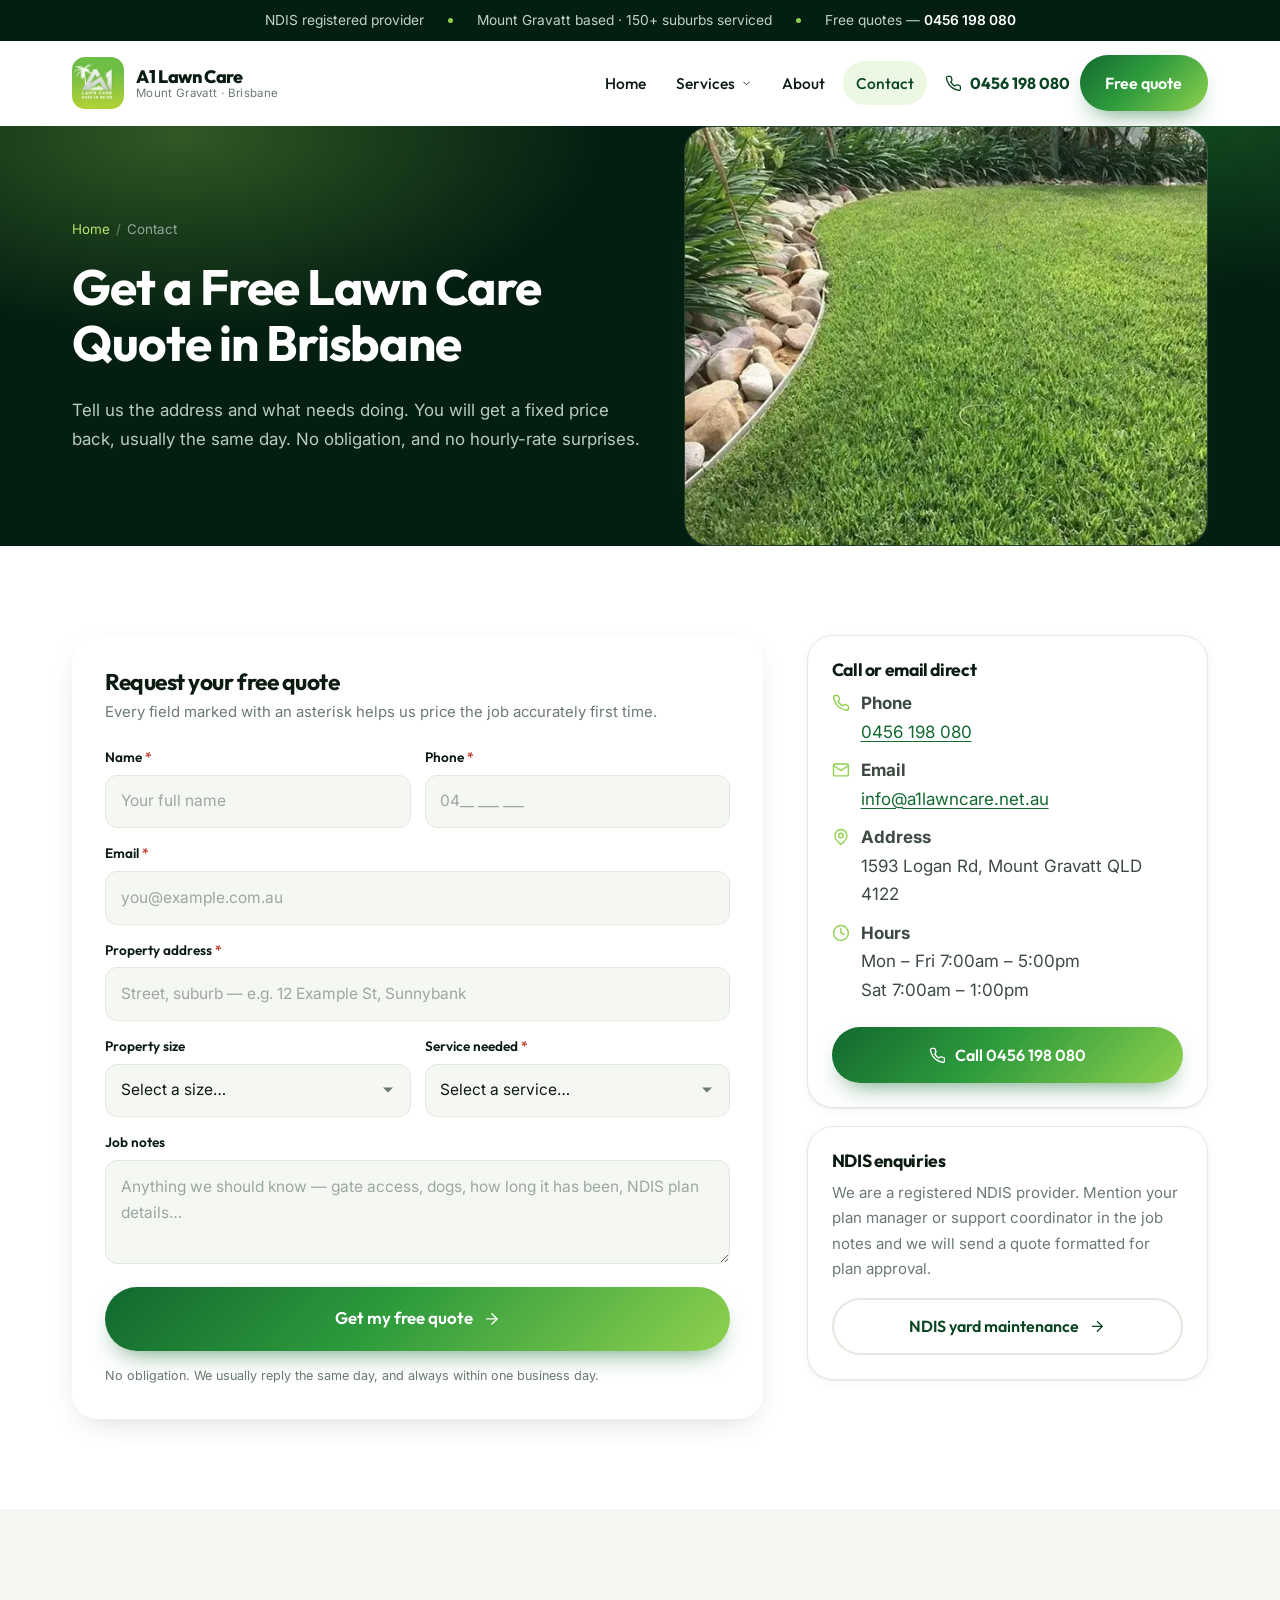
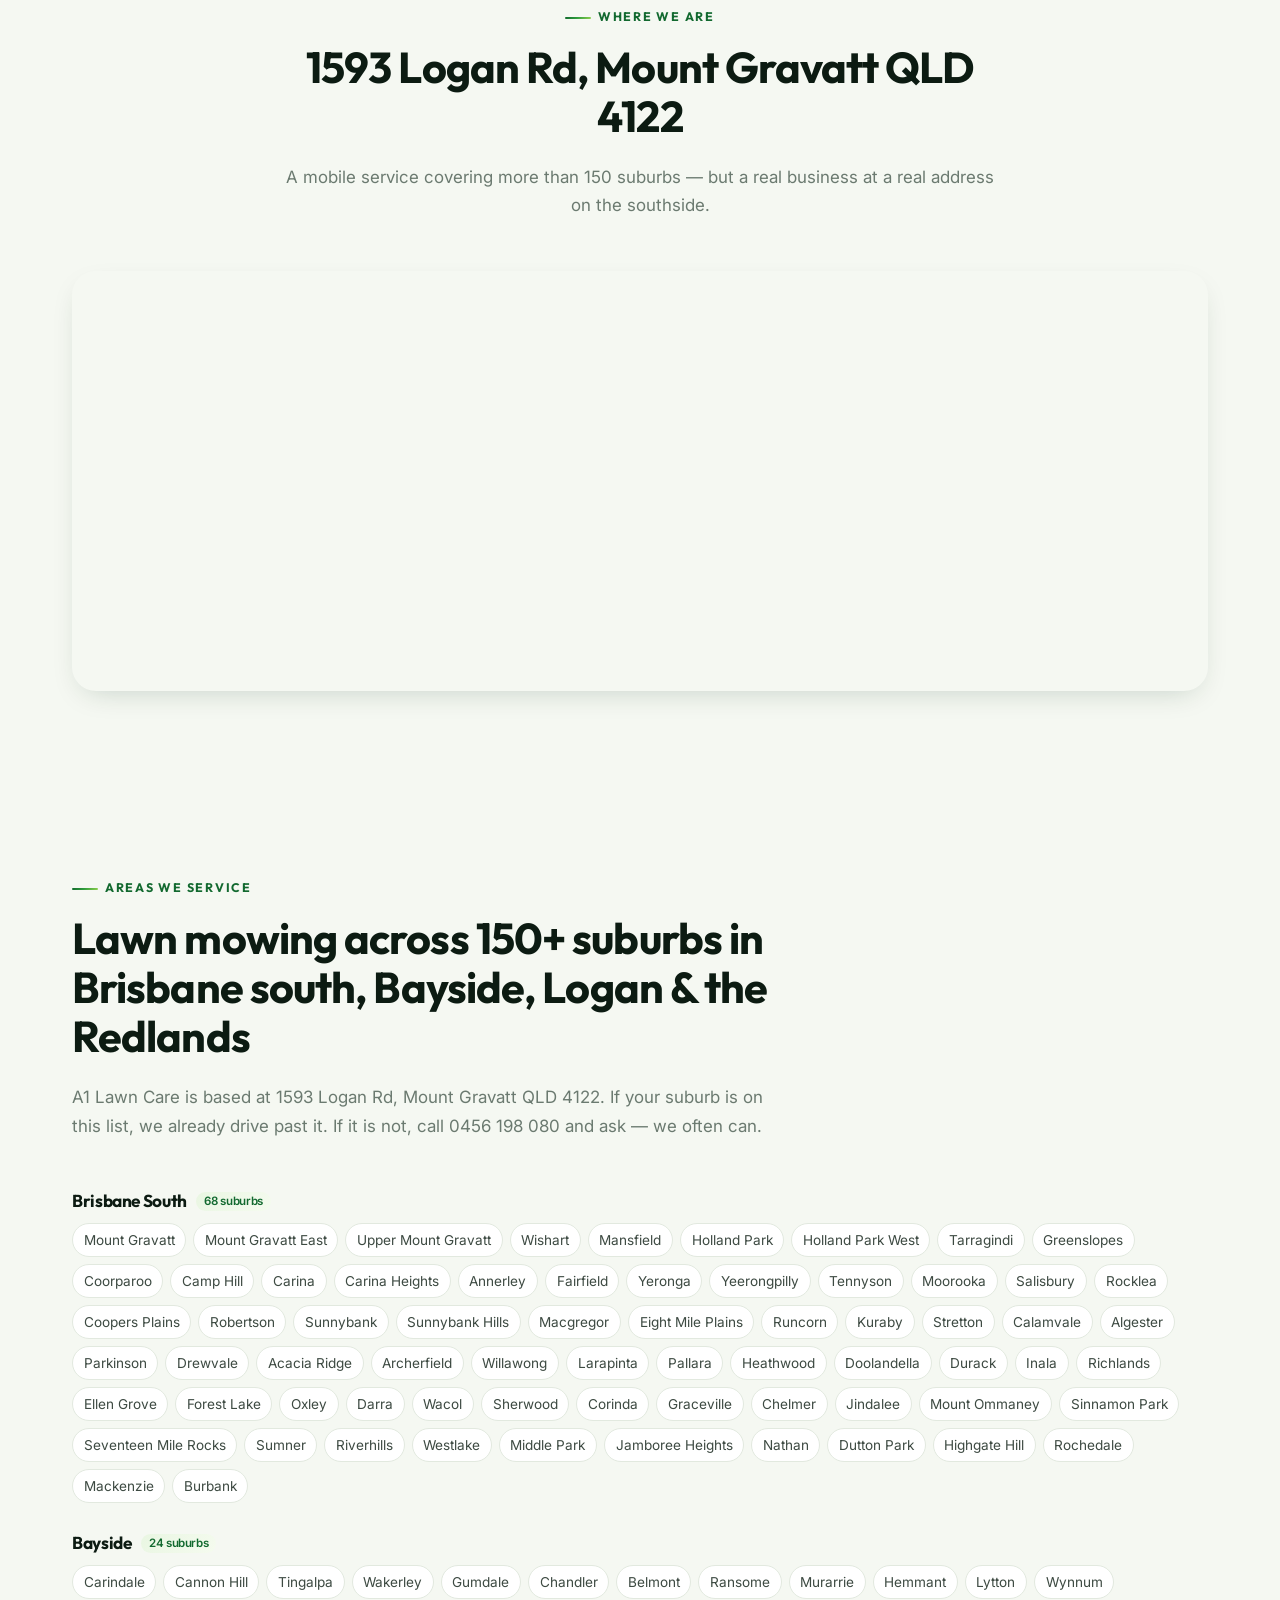
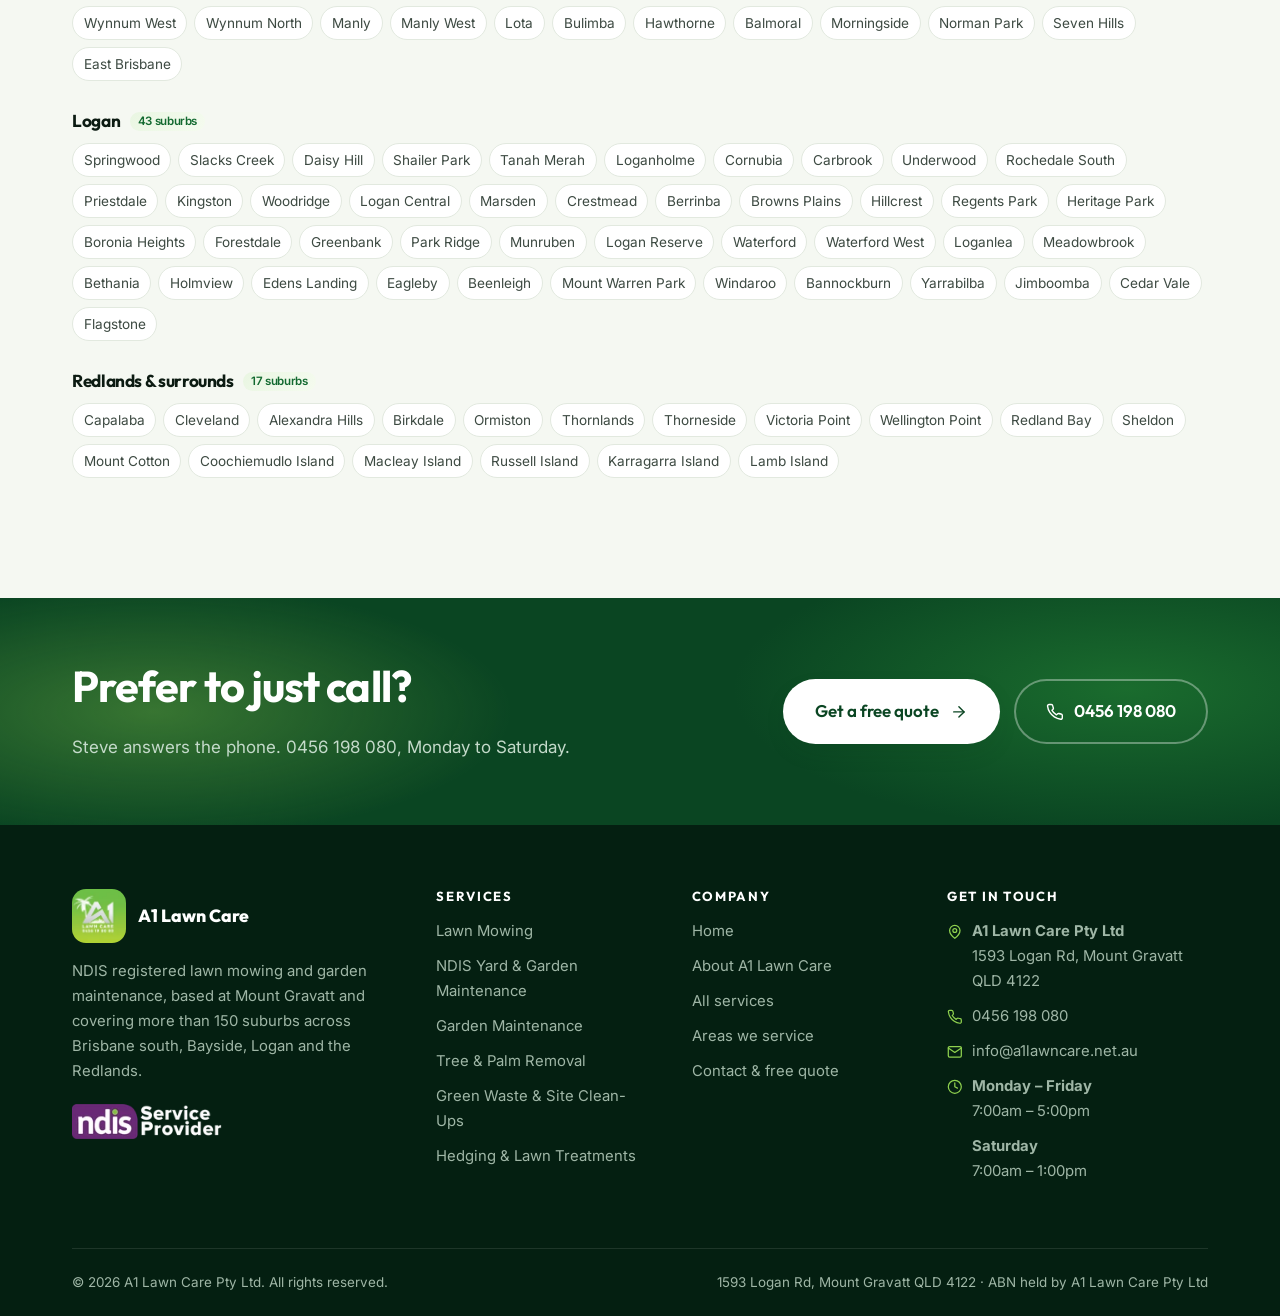
<file: contact/index.html>
<!DOCTYPE html>
<html lang="en-AU">
  <head>
    <meta charset="utf-8">
    <!-- Pinch-zoom deliberately left enabled (research section 04) -->
    <meta name="viewport" content="width=device-width, initial-scale=1">
    <title>Contact A1 Lawn Care | Free Quote Brisbane 0456 198 080</title>
    <meta name="description" content="Get a free lawn mowing quote in Brisbane. Call A1 Lawn Care on 0456 198 080 or send the form. NDIS registered, based at Mount Gravatt.">
    <link rel="canonical" href="https://www.a1lawncare.net.au/contact/">
    <meta name="robots" content="index, follow, max-image-preview:large, max-snippet:-1, max-video-preview:-1">
    <meta name="author" content="A1 Lawn Care Pty Ltd">
    <meta name="geo.region" content="AU-QLD">
    <meta name="geo.placename" content="Mount Gravatt, Queensland">
    <meta name="geo.position" content="-27.5406;153.0776">
    <meta name="ICBM" content="-27.5406, 153.0776">

    <meta property="og:type" content="website">
    <meta property="og:locale" content="en_AU">
    <meta property="og:site_name" content="A1 Lawn Care Pty Ltd">
    <meta property="og:title" content="Contact A1 Lawn Care | Free Quote Brisbane 0456 198 080">
    <meta property="og:description" content="Get a free lawn mowing quote in Brisbane. Call A1 Lawn Care on 0456 198 080 or send the form. NDIS registered, based at Mount Gravatt.">
    <meta property="og:url" content="https://www.a1lawncare.net.au/contact/">
    <meta property="og:image" content="https://www.a1lawncare.net.au/assets/img/gallery-05-600.webp">
    <meta name="twitter:card" content="summary_large_image">
    <meta name="twitter:title" content="Contact A1 Lawn Care | Free Quote Brisbane 0456 198 080">
    <meta name="twitter:description" content="Get a free lawn mowing quote in Brisbane. Call A1 Lawn Care on 0456 198 080 or send the form. NDIS registered, based at Mount Gravatt.">
    <meta name="twitter:image" content="https://www.a1lawncare.net.au/assets/img/gallery-05-600.webp">

    <meta name="theme-color" content="#05301A">
    <link rel="icon" href="/assets/img/a1-lawn-care-logo-224.webp?v=d3a7d595" type="image/webp">
    <link rel="apple-touch-icon" href="/assets/img/a1-lawn-care-logo-224.webp?v=d3a7d595">

    <link rel="preconnect" href="https://fonts.googleapis.com">
    <link rel="preconnect" href="https://fonts.gstatic.com" crossorigin>
    <link rel="preload" as="style" href="https://fonts.googleapis.com/css2?family=Inter:wght@400;500;600&family=Outfit:wght@500;600;700;800&display=swap">
    <link rel="stylesheet" href="https://fonts.googleapis.com/css2?family=Inter:wght@400;500;600&family=Outfit:wght@500;600;700;800&display=swap" media="print" onload="this.media='all'">
    <noscript><link rel="stylesheet" href="https://fonts.googleapis.com/css2?family=Inter:wght@400;500;600&family=Outfit:wght@500;600;700;800&display=swap"></noscript>
    <link rel="stylesheet" href="/assets/css/site.css?v=129fc083">
    <script>document.documentElement.className += " js";</script>

    <!-- Conversion tracking: installed once, globally. Detects form submissions. -->
    <link rel="preconnect" href="https://link.msgsndr.com" crossorigin>
    <script
      defer
      src="https://link.msgsndr.com/js/external-tracking.js"
      data-tracking-id="tk_6582cb70c3d84289821c555a3d8691f9"
    ></script>
    <script type="application/ld+json">{"@context":"https://schema.org","@type":"LandscapingBusiness","@id":"https://www.a1lawncare.net.au/#business","name":"A1 Lawn Care Pty Ltd","alternateName":"A1 Lawn Care","url":"https://www.a1lawncare.net.au/","telephone":"+61456198080","email":"info@a1lawncare.net.au","image":"https://www.a1lawncare.net.au/assets/img/a1-lawn-care-logo-224.webp","logo":"https://www.a1lawncare.net.au/assets/img/a1-lawn-care-logo-224.webp","priceRange":"$$","currenciesAccepted":"AUD","paymentAccepted":"Cash, Bank transfer, Credit card, NDIS plan managed","foundingDate":"2019","description":"NDIS registered lawn mowing, garden maintenance, hedging, palm removal and green waste removal across Brisbane south, Bayside, Logan and the Redlands. Based at 1593 Logan Rd, Mount Gravatt QLD 4122.","address":{"@type":"PostalAddress","streetAddress":"1593 Logan Rd","addressLocality":"Mount Gravatt","addressRegion":"QLD","postalCode":"4122","addressCountry":"AU"},"geo":{"@type":"GeoCoordinates","latitude":-27.5406,"longitude":153.0776},"hasMap":"https://www.google.com/maps/search/?api=1&query=1593+Logan+Rd+Mount+Gravatt+QLD+4122","sameAs":["https://www.facebook.com/NDISmowing"],"openingHoursSpecification":[{"@type":"OpeningHoursSpecification","dayOfWeek":["Monday","Tuesday","Wednesday","Thursday","Friday"],"opens":"07:00","closes":"17:00"},{"@type":"OpeningHoursSpecification","dayOfWeek":["Saturday"],"opens":"07:00","closes":"13:00"}],"areaServed":[{"@type":"City","name":"Brisbane","addressRegion":"QLD","addressCountry":"AU"},{"@type":"City","name":"Logan City","addressRegion":"QLD","addressCountry":"AU"},{"@type":"City","name":"Redland City","addressRegion":"QLD","addressCountry":"AU"},{"@type":"Place","name":"Mount Gravatt, QLD"},{"@type":"Place","name":"Mount Gravatt East, QLD"},{"@type":"Place","name":"Upper Mount Gravatt, QLD"},{"@type":"Place","name":"Wishart, QLD"},{"@type":"Place","name":"Mansfield, QLD"},{"@type":"Place","name":"Holland Park, QLD"},{"@type":"Place","name":"Holland Park West, QLD"},{"@type":"Place","name":"Tarragindi, QLD"},{"@type":"Place","name":"Greenslopes, QLD"},{"@type":"Place","name":"Coorparoo, QLD"},{"@type":"Place","name":"Camp Hill, QLD"},{"@type":"Place","name":"Carina, QLD"},{"@type":"Place","name":"Carina Heights, QLD"},{"@type":"Place","name":"Annerley, QLD"},{"@type":"Place","name":"Fairfield, QLD"},{"@type":"Place","name":"Yeronga, QLD"},{"@type":"Place","name":"Yeerongpilly, QLD"},{"@type":"Place","name":"Tennyson, QLD"},{"@type":"Place","name":"Moorooka, QLD"},{"@type":"Place","name":"Salisbury, QLD"},{"@type":"Place","name":"Rocklea, QLD"},{"@type":"Place","name":"Coopers Plains, QLD"},{"@type":"Place","name":"Robertson, QLD"},{"@type":"Place","name":"Sunnybank, QLD"},{"@type":"Place","name":"Sunnybank Hills, QLD"},{"@type":"Place","name":"Macgregor, QLD"},{"@type":"Place","name":"Eight Mile Plains, QLD"},{"@type":"Place","name":"Runcorn, QLD"},{"@type":"Place","name":"Kuraby, QLD"},{"@type":"Place","name":"Stretton, QLD"},{"@type":"Place","name":"Calamvale, QLD"},{"@type":"Place","name":"Algester, QLD"},{"@type":"Place","name":"Parkinson, QLD"},{"@type":"Place","name":"Drewvale, QLD"},{"@type":"Place","name":"Acacia Ridge, QLD"},{"@type":"Place","name":"Archerfield, QLD"},{"@type":"Place","name":"Willawong, QLD"},{"@type":"Place","name":"Larapinta, QLD"},{"@type":"Place","name":"Pallara, QLD"},{"@type":"Place","name":"Heathwood, QLD"},{"@type":"Place","name":"Doolandella, QLD"},{"@type":"Place","name":"Durack, QLD"},{"@type":"Place","name":"Inala, QLD"},{"@type":"Place","name":"Richlands, QLD"},{"@type":"Place","name":"Ellen Grove, QLD"},{"@type":"Place","name":"Forest Lake, QLD"},{"@type":"Place","name":"Oxley, QLD"},{"@type":"Place","name":"Darra, QLD"},{"@type":"Place","name":"Wacol, QLD"},{"@type":"Place","name":"Sherwood, QLD"},{"@type":"Place","name":"Corinda, QLD"},{"@type":"Place","name":"Graceville, QLD"},{"@type":"Place","name":"Chelmer, QLD"},{"@type":"Place","name":"Jindalee, QLD"},{"@type":"Place","name":"Mount Ommaney, QLD"},{"@type":"Place","name":"Sinnamon Park, QLD"},{"@type":"Place","name":"Seventeen Mile Rocks, QLD"},{"@type":"Place","name":"Sumner, QLD"},{"@type":"Place","name":"Riverhills, QLD"},{"@type":"Place","name":"Westlake, QLD"},{"@type":"Place","name":"Middle Park, QLD"},{"@type":"Place","name":"Jamboree Heights, QLD"},{"@type":"Place","name":"Nathan, QLD"},{"@type":"Place","name":"Dutton Park, QLD"},{"@type":"Place","name":"Highgate Hill, QLD"},{"@type":"Place","name":"Rochedale, QLD"},{"@type":"Place","name":"Mackenzie, QLD"},{"@type":"Place","name":"Burbank, QLD"},{"@type":"Place","name":"Carindale, QLD"},{"@type":"Place","name":"Cannon Hill, QLD"},{"@type":"Place","name":"Tingalpa, QLD"},{"@type":"Place","name":"Wakerley, QLD"},{"@type":"Place","name":"Gumdale, QLD"},{"@type":"Place","name":"Chandler, QLD"},{"@type":"Place","name":"Belmont, QLD"},{"@type":"Place","name":"Ransome, QLD"},{"@type":"Place","name":"Murarrie, QLD"},{"@type":"Place","name":"Hemmant, QLD"},{"@type":"Place","name":"Lytton, QLD"},{"@type":"Place","name":"Wynnum, QLD"},{"@type":"Place","name":"Wynnum West, QLD"},{"@type":"Place","name":"Wynnum North, QLD"},{"@type":"Place","name":"Manly, QLD"},{"@type":"Place","name":"Manly West, QLD"},{"@type":"Place","name":"Lota, QLD"},{"@type":"Place","name":"Bulimba, QLD"},{"@type":"Place","name":"Hawthorne, QLD"},{"@type":"Place","name":"Balmoral, QLD"},{"@type":"Place","name":"Morningside, QLD"},{"@type":"Place","name":"Norman Park, QLD"},{"@type":"Place","name":"Seven Hills, QLD"},{"@type":"Place","name":"East Brisbane, QLD"},{"@type":"Place","name":"Springwood, QLD"},{"@type":"Place","name":"Slacks Creek, QLD"},{"@type":"Place","name":"Daisy Hill, QLD"},{"@type":"Place","name":"Shailer Park, QLD"},{"@type":"Place","name":"Tanah Merah, QLD"},{"@type":"Place","name":"Loganholme, QLD"},{"@type":"Place","name":"Cornubia, QLD"},{"@type":"Place","name":"Carbrook, QLD"},{"@type":"Place","name":"Underwood, QLD"},{"@type":"Place","name":"Rochedale South, QLD"},{"@type":"Place","name":"Priestdale, QLD"},{"@type":"Place","name":"Kingston, QLD"},{"@type":"Place","name":"Woodridge, QLD"},{"@type":"Place","name":"Logan Central, QLD"},{"@type":"Place","name":"Marsden, QLD"},{"@type":"Place","name":"Crestmead, QLD"},{"@type":"Place","name":"Berrinba, QLD"},{"@type":"Place","name":"Browns Plains, QLD"},{"@type":"Place","name":"Hillcrest, QLD"},{"@type":"Place","name":"Regents Park, QLD"},{"@type":"Place","name":"Heritage Park, QLD"},{"@type":"Place","name":"Boronia Heights, QLD"},{"@type":"Place","name":"Forestdale, QLD"},{"@type":"Place","name":"Greenbank, QLD"},{"@type":"Place","name":"Park Ridge, QLD"},{"@type":"Place","name":"Munruben, QLD"},{"@type":"Place","name":"Logan Reserve, QLD"},{"@type":"Place","name":"Waterford, QLD"},{"@type":"Place","name":"Waterford West, QLD"},{"@type":"Place","name":"Loganlea, QLD"},{"@type":"Place","name":"Meadowbrook, QLD"},{"@type":"Place","name":"Bethania, QLD"},{"@type":"Place","name":"Holmview, QLD"},{"@type":"Place","name":"Edens Landing, QLD"},{"@type":"Place","name":"Eagleby, QLD"},{"@type":"Place","name":"Beenleigh, QLD"},{"@type":"Place","name":"Mount Warren Park, QLD"},{"@type":"Place","name":"Windaroo, QLD"},{"@type":"Place","name":"Bannockburn, QLD"},{"@type":"Place","name":"Yarrabilba, QLD"},{"@type":"Place","name":"Jimboomba, QLD"},{"@type":"Place","name":"Cedar Vale, QLD"},{"@type":"Place","name":"Flagstone, QLD"},{"@type":"Place","name":"Capalaba, QLD"},{"@type":"Place","name":"Cleveland, QLD"},{"@type":"Place","name":"Alexandra Hills, QLD"},{"@type":"Place","name":"Birkdale, QLD"},{"@type":"Place","name":"Ormiston, QLD"},{"@type":"Place","name":"Thornlands, QLD"},{"@type":"Place","name":"Thorneside, QLD"},{"@type":"Place","name":"Victoria Point, QLD"},{"@type":"Place","name":"Wellington Point, QLD"},{"@type":"Place","name":"Redland Bay, QLD"},{"@type":"Place","name":"Sheldon, QLD"},{"@type":"Place","name":"Mount Cotton, QLD"},{"@type":"Place","name":"Coochiemudlo Island, QLD"},{"@type":"Place","name":"Macleay Island, QLD"},{"@type":"Place","name":"Russell Island, QLD"},{"@type":"Place","name":"Karragarra Island, QLD"},{"@type":"Place","name":"Lamb Island, QLD"}],"hasOfferCatalog":{"@type":"OfferCatalog","name":"Lawn and garden services","itemListElement":[{"@type":"Offer","itemOffered":{"@type":"Service","name":"Lawn Mowing","url":"https://www.a1lawncare.net.au/services/lawn-mowing/"}},{"@type":"Offer","itemOffered":{"@type":"Service","name":"NDIS Yard & Garden Maintenance","url":"https://www.a1lawncare.net.au/services/ndis-lawn-mowing/"}},{"@type":"Offer","itemOffered":{"@type":"Service","name":"Garden Maintenance","url":"https://www.a1lawncare.net.au/services/garden-maintenance/"}},{"@type":"Offer","itemOffered":{"@type":"Service","name":"Tree & Palm Removal","url":"https://www.a1lawncare.net.au/services/palm-tree-removal/"}},{"@type":"Offer","itemOffered":{"@type":"Service","name":"Green Waste & Site Clean-Ups","url":"https://www.a1lawncare.net.au/services/green-waste-removal/"}},{"@type":"Offer","itemOffered":{"@type":"Service","name":"Hedging & Lawn Treatments","url":"https://www.a1lawncare.net.au/services/hedge-trimming-lawn-treatments/"}}]},"founder":{"@type":"Person","name":"Steve Cope"},"knowsAbout":["Lawn mowing","NDIS yard maintenance","Garden maintenance","Palm tree removal","Green waste removal","Hedge trimming","Lawn coring","Lawn top dressing","Weed control"]}</script>
    <script type="application/ld+json">{"@context":"https://schema.org","@type":"BreadcrumbList","itemListElement":[{"@type":"ListItem","position":1,"name":"Home","item":"https://www.a1lawncare.net.au/"},{"@type":"ListItem","position":2,"name":"Contact","item":"https://www.a1lawncare.net.au/contact/"}]}</script>
    <script type="application/ld+json">{"@context":"https://schema.org","@type":"ContactPage","url":"https://www.a1lawncare.net.au/contact/","name":"Contact A1 Lawn Care","mainEntity":{"@id":"https://www.a1lawncare.net.au/#business"}}</script>
  </head>
  <body>
    <a class="skip-link" href="#main">Skip to content</a>

    <div class="topbar">
      <div class="container topbar-inner">
        <span>NDIS registered provider</span>
        <span class="dot" aria-hidden="true"></span>
        <span>Mount Gravatt based &middot; 150+ suburbs serviced</span>
        <span class="dot" aria-hidden="true"></span>
        <span>Free quotes &mdash; <a href="tel:+61456198080">0456 198 080</a></span>
      </div>
    </div>

    <header class="site-header">
      <div class="container header-inner">
        <a class="brand" href="/">
          <img src="/assets/img/a1-lawn-care-logo-112.webp?v=df842eda"
               srcset="/assets/img/a1-lawn-care-logo-112.webp?v=df842eda 112w,
                       /assets/img/a1-lawn-care-logo-224.webp?v=d3a7d595 224w"
               sizes="52px" width="52" height="52" fetchpriority="high"
               alt="A1 Lawn Care Pty Ltd logo - lawn mowing Brisbane">
          <span class="brand-text">
            <span class="brand-name">A1 Lawn Care</span>
            <span class="brand-tag">Mount Gravatt &middot; Brisbane</span>
          </span>
        </a>

        <nav class="primary-nav" aria-label="Primary">
          <ul>
            <li><a href="/">Home</a></li>
            <li class="has-sub">
              <button type="button" aria-expanded="false">Services <svg viewBox="0 0 24 24" fill="none" stroke="currentColor" stroke-width="1.9" stroke-linecap="round" stroke-linejoin="round" aria-hidden="true"><path d="m6 9 6 6 6-6"/></svg></button>
              <ul class="submenu">
                <li><a href="/services/">All services<span class="sub-desc">The full list</span></a></li>
                <li><a href="/services/lawn-mowing/">Lawn Mowing<span class="sub-desc">lawn mowing mount gravatt</span></a></li><li><a href="/services/ndis-lawn-mowing/">NDIS Yard &amp; Garden Maintenance<span class="sub-desc">ndis mowing</span></a></li><li><a href="/services/garden-maintenance/">Garden Maintenance<span class="sub-desc">garden maintenance brisbane</span></a></li><li><a href="/services/palm-tree-removal/">Tree &amp; Palm Removal<span class="sub-desc">palm tree removal brisbane</span></a></li><li><a href="/services/green-waste-removal/">Green Waste &amp; Site Clean-Ups<span class="sub-desc">green waste removal brisbane</span></a></li><li><a href="/services/hedge-trimming-lawn-treatments/">Hedging &amp; Lawn Treatments<span class="sub-desc">hedge trimming services brisbane</span></a></li>
              </ul>
            </li>
            <li><a href="/about/">About</a></li>
            <li><a href="/contact/" aria-current="page">Contact</a></li>
          </ul>
        </nav>

        <div class="header-cta">
          <a class="header-phone" href="tel:+61456198080"><svg viewBox="0 0 24 24" fill="none" stroke="currentColor" stroke-width="1.9" stroke-linecap="round" stroke-linejoin="round" aria-hidden="true"><path d="M22 16.9v3a2 2 0 0 1-2.2 2 19.8 19.8 0 0 1-8.6-3.1 19.5 19.5 0 0 1-6-6A19.8 19.8 0 0 1 2.1 4.2 2 2 0 0 1 4.1 2h3a2 2 0 0 1 2 1.7c.1 1 .4 1.9.7 2.8a2 2 0 0 1-.5 2.1L8.1 9.9a16 16 0 0 0 6 6l1.3-1.2a2 2 0 0 1 2.1-.5c.9.3 1.8.6 2.8.7a2 2 0 0 1 1.7 2Z"/></svg><span class="txt">0456 198 080</span></a>
          <a class="btn" href="#contact-quote">Free quote</a>
          <button class="nav-toggle" type="button" aria-label="Open menu" aria-expanded="false">
            <span></span>
          </button>
        </div>
      </div>
    </header>
    <div class="nav-scrim"></div>

    <main id="main">

      <section class="page-hero page-hero--split">
        <div class="container page-hero-grid">
          <div class="page-hero-inner">
            <nav class="breadcrumb" aria-label="Breadcrumb">
              <ol><li><a href="/">Home</a></li><li aria-current="page">Contact</li></ol>
            </nav>
            <h1>Get a Free Lawn Care Quote in Brisbane</h1>
            <p>Tell us the address and what needs doing. You will get a fixed price back,
               usually the same day. No obligation, and no hourly-rate surprises.</p>
          </div>
          <figure class="page-hero-media">
            <img src="/assets/img/gallery-08-600.webp?v=16f8d599" srcset="/assets/img/gallery-08-400.webp?v=cdb41ad4 400w, /assets/img/gallery-08-600.webp?v=16f8d599 600w" sizes="(max-width: 940px) calc(100vw - 44px), 46vw" width="600" height="480" alt="Freshly mown lawn with a rock border, maintained by A1 Lawn Care Brisbane" decoding="async" fetchpriority="high">
          </figure>
        </div>
      </section>

      <section class="section">
        <div class="container with-aside">
          <div class="quote-card reveal" style="box-shadow:var(--shadow)">
            <form class="js-quote-form" id="contact-quote" data-redirect="/thank-you/"
            action="/thank-you/" method="post" novalidate>
        <h2>Request your free quote</h2>
        <p class="quote-sub">Every field marked with an asterisk helps us price the job accurately first time.</p>

        <!-- Honeypot -->
        <div class="hp-field" aria-hidden="true">
          <label for="contact-quote-hp">Leave this field empty</label>
          <input type="text" id="contact-quote-hp" name="a1_hp" tabindex="-1"
                 autocomplete="off" aria-hidden="true">
        </div>

        <div class="field-row">
          <div class="field">
            <label for="contact-quote-name">Name <span class="req" aria-hidden="true">*</span></label>
            <input type="text" id="contact-quote-name" name="full_name" autocomplete="name"
                   placeholder="Your full name" required>
            <span class="err" role="alert"></span>
          </div>
          <div class="field">
            <label for="contact-quote-phone">Phone <span class="req" aria-hidden="true">*</span></label>
            <input type="tel" id="contact-quote-phone" name="phone" autocomplete="tel"
                   placeholder="04__ ___ ___" required>
            <span class="err" role="alert"></span>
          </div>
        </div>

        <div class="field">
          <label for="contact-quote-email">Email <span class="req" aria-hidden="true">*</span></label>
          <input type="email" id="contact-quote-email" name="email" autocomplete="email"
                 placeholder="you@example.com.au" required>
          <span class="err" role="alert"></span>
        </div>

        <div class="field">
          <label for="contact-quote-address">Property address <span class="req" aria-hidden="true">*</span></label>
          <input type="text" id="contact-quote-address" name="property_address"
                 autocomplete="street-address"
                 placeholder="Street, suburb — e.g. 12 Example St, Sunnybank" required>
          <span class="err" role="alert"></span>
        </div>

        <div class="field-row">
          <div class="field">
            <label for="contact-quote-size">Property size</label>
            <select id="contact-quote-size" name="property_size">
              <option value="">Select a size&hellip;</option>
              <option value="Small yard / courtyard">Small yard / courtyard</option><option value="Standard suburban block (up to 600m²)">Standard suburban block (up to 600m²)</option><option value="Large block (600–1000m²)">Large block (600–1000m²)</option><option value="Acreage (1000m²+)">Acreage (1000m²+)</option><option value="Commercial / body corporate">Commercial / body corporate</option><option value="Not sure">Not sure</option>
            </select>
          </div>
          <div class="field">
            <label for="contact-quote-service">Service needed <span class="req" aria-hidden="true">*</span></label>
            <select id="contact-quote-service" name="service_needed" required>
              <option value="">Select a service&hellip;</option>
              <option value="Lawn mowing">Lawn mowing</option><option value="NDIS yard &amp; garden maintenance">NDIS yard &amp; garden maintenance</option><option value="Garden maintenance">Garden maintenance</option><option value="Tree &amp; palm removal">Tree &amp; palm removal</option><option value="Green waste removal / yard clean-up">Green waste removal / yard clean-up</option><option value="Hedge trimming">Hedge trimming</option><option value="Lawn coring &amp; top dressing">Lawn coring &amp; top dressing</option><option value="Weed control">Weed control</option><option value="Something else">Something else</option>
            </select>
            <span class="err" role="alert"></span>
          </div>
        </div>

        <div class="field">
          <label for="contact-quote-notes">Job notes</label>
          <textarea id="contact-quote-notes" name="job_notes"
                    placeholder="Anything we should know — gate access, dogs, how long it has been, NDIS plan details&hellip;"></textarea>
        </div>

        <button class="btn btn--lg btn--block" type="submit">
          <span class="btn-spinner" aria-hidden="true"></span>
          <svg class="btn-tick" viewBox="0 0 24 24" fill="none" stroke="currentColor"
               stroke-width="2.6" stroke-linecap="round" stroke-linejoin="round"
               aria-hidden="true"><path d="m20 6-11 11-5-5"/></svg>
          <span class="btn-text">Get my free quote</span>
          <span class="btn-arrow"><svg viewBox="0 0 24 24" fill="none" stroke="currentColor" stroke-width="1.9" stroke-linecap="round" stroke-linejoin="round" aria-hidden="true"><path d="M5 12h14"/><path d="m12 5 7 7-7 7"/></svg></span>
        </button>
        <p class="form-status" role="status" aria-live="polite"></p>
        <p class="form-fineprint">No obligation. We usually reply the same day, and
           always within one business day.</p>
      </form>
          </div>

          <aside class="aside-sticky">
            <div class="aside-card">
              <h3>Call or email direct</h3>
              <div class="footer-nap" style="color:var(--body)">
                <div><svg viewBox="0 0 24 24" fill="none" stroke="currentColor" stroke-width="1.9" stroke-linecap="round" stroke-linejoin="round" aria-hidden="true"><path d="M22 16.9v3a2 2 0 0 1-2.2 2 19.8 19.8 0 0 1-8.6-3.1 19.5 19.5 0 0 1-6-6A19.8 19.8 0 0 1 2.1 4.2 2 2 0 0 1 4.1 2h3a2 2 0 0 1 2 1.7c.1 1 .4 1.9.7 2.8a2 2 0 0 1-.5 2.1L8.1 9.9a16 16 0 0 0 6 6l1.3-1.2a2 2 0 0 1 2.1-.5c.9.3 1.8.6 2.8.7a2 2 0 0 1 1.7 2Z"/></svg><span><strong>Phone</strong><br>
                     <a href="tel:+61456198080">0456 198 080</a></span></div>
                <div><svg viewBox="0 0 24 24" fill="none" stroke="currentColor" stroke-width="1.9" stroke-linecap="round" stroke-linejoin="round" aria-hidden="true"><path d="M4 4h16a2 2 0 0 1 2 2v12a2 2 0 0 1-2 2H4a2 2 0 0 1-2-2V6a2 2 0 0 1 2-2Z"/><path d="m22 6-10 7L2 6"/></svg><span><strong>Email</strong><br>
                     <a href="mailto:info@a1lawncare.net.au">info@a1lawncare.net.au</a></span></div>
                <div><svg viewBox="0 0 24 24" fill="none" stroke="currentColor" stroke-width="1.9" stroke-linecap="round" stroke-linejoin="round" aria-hidden="true"><path d="M20 10c0 6-8 12-8 12s-8-6-8-12a8 8 0 0 1 16 0Z"/><circle cx="12" cy="10" r="3"/></svg><span><strong>Address</strong><br>1593 Logan Rd, Mount Gravatt QLD 4122</span></div>
                <div><svg viewBox="0 0 24 24" fill="none" stroke="currentColor" stroke-width="1.9" stroke-linecap="round" stroke-linejoin="round" aria-hidden="true"><circle cx="12" cy="12" r="10"/><path d="M12 6v6l4 2"/></svg><span><strong>Hours</strong><br>
                     Mon &ndash; Fri 7:00am &ndash; 5:00pm<br>
                     Sat 7:00am &ndash; 1:00pm</span></div>
              </div>
              <div class="btn-row" style="margin-top:1.4rem">
                <a class="btn btn--block" href="tel:+61456198080"><svg viewBox="0 0 24 24" fill="none" stroke="currentColor" stroke-width="1.9" stroke-linecap="round" stroke-linejoin="round" aria-hidden="true"><path d="M22 16.9v3a2 2 0 0 1-2.2 2 19.8 19.8 0 0 1-8.6-3.1 19.5 19.5 0 0 1-6-6A19.8 19.8 0 0 1 2.1 4.2 2 2 0 0 1 4.1 2h3a2 2 0 0 1 2 1.7c.1 1 .4 1.9.7 2.8a2 2 0 0 1-.5 2.1L8.1 9.9a16 16 0 0 0 6 6l1.3-1.2a2 2 0 0 1 2.1-.5c.9.3 1.8.6 2.8.7a2 2 0 0 1 1.7 2Z"/></svg> Call 0456 198 080</a>
              </div>
            </div>

            <div class="aside-card">
              <h3>NDIS enquiries</h3>
              <p style="font-size:.94rem;color:var(--muted)">We are a registered NDIS
                 provider. Mention your plan manager or support coordinator in the job
                 notes and we will send a quote formatted for plan approval.</p>
              <a class="btn btn--ghost btn--block" href="/services/ndis-lawn-mowing/">
                NDIS yard maintenance <svg viewBox="0 0 24 24" fill="none" stroke="currentColor" stroke-width="1.9" stroke-linecap="round" stroke-linejoin="round" aria-hidden="true"><path d="M5 12h14"/><path d="m12 5 7 7-7 7"/></svg></a>
            </div>
          </aside>
        </div>
      </section>

      <section class="section section--sand">
        <div class="container">
          <div class="section-head section-head--center reveal">
            <span class="eyebrow">Where we are</span>
            <h2>1593 Logan Rd, Mount Gravatt QLD 4122</h2>
            <p>A mobile service covering more than 150 suburbs &mdash; but a real
               business at a real address on the southside.</p>
          </div>
          <div class="reveal" style="border-radius:24px;overflow:hidden;box-shadow:var(--shadow)">
            <iframe
              title="Map showing A1 Lawn Care at 1593 Logan Rd, Mount Gravatt QLD 4122"
              src="https://www.google.com/maps?q=1593%20Logan%20Rd%2C%20Mount%20Gravatt%20QLD%204122&output=embed"
              width="100%" height="420" style="border:0;display:block"
              loading="lazy" referrerpolicy="no-referrer-when-downgrade"></iframe>
          </div>
        </div>
      </section>

<section class="section section--sand" id="areas">
      <div class="container">
        <div class="section-head reveal">
          <span class="eyebrow">Areas we service</span>
          <h2>Lawn mowing across 150+ suburbs in Brisbane south, Bayside, Logan &amp; the Redlands</h2>
          <p>A1 Lawn Care is based at 1593 Logan Rd, Mount Gravatt QLD 4122. If your suburb is on this list,
             we already drive past it. If it is not, call 0456 198 080 and ask &mdash; we
             often can.</p>
        </div>
        <div class="area-group reveal">
          <h3>Brisbane South <span class="chip">68 suburbs</span></h3>
          <ul class="suburb-list"><li>Mount Gravatt</li><li>Mount Gravatt East</li><li>Upper Mount Gravatt</li><li>Wishart</li><li>Mansfield</li><li>Holland Park</li><li>Holland Park West</li><li>Tarragindi</li><li>Greenslopes</li><li>Coorparoo</li><li>Camp Hill</li><li>Carina</li><li>Carina Heights</li><li>Annerley</li><li>Fairfield</li><li>Yeronga</li><li>Yeerongpilly</li><li>Tennyson</li><li>Moorooka</li><li>Salisbury</li><li>Rocklea</li><li>Coopers Plains</li><li>Robertson</li><li>Sunnybank</li><li>Sunnybank Hills</li><li>Macgregor</li><li>Eight Mile Plains</li><li>Runcorn</li><li>Kuraby</li><li>Stretton</li><li>Calamvale</li><li>Algester</li><li>Parkinson</li><li>Drewvale</li><li>Acacia Ridge</li><li>Archerfield</li><li>Willawong</li><li>Larapinta</li><li>Pallara</li><li>Heathwood</li><li>Doolandella</li><li>Durack</li><li>Inala</li><li>Richlands</li><li>Ellen Grove</li><li>Forest Lake</li><li>Oxley</li><li>Darra</li><li>Wacol</li><li>Sherwood</li><li>Corinda</li><li>Graceville</li><li>Chelmer</li><li>Jindalee</li><li>Mount Ommaney</li><li>Sinnamon Park</li><li>Seventeen Mile Rocks</li><li>Sumner</li><li>Riverhills</li><li>Westlake</li><li>Middle Park</li><li>Jamboree Heights</li><li>Nathan</li><li>Dutton Park</li><li>Highgate Hill</li><li>Rochedale</li><li>Mackenzie</li><li>Burbank</li></ul>
        </div><div class="area-group reveal">
          <h3>Bayside <span class="chip">24 suburbs</span></h3>
          <ul class="suburb-list"><li>Carindale</li><li>Cannon Hill</li><li>Tingalpa</li><li>Wakerley</li><li>Gumdale</li><li>Chandler</li><li>Belmont</li><li>Ransome</li><li>Murarrie</li><li>Hemmant</li><li>Lytton</li><li>Wynnum</li><li>Wynnum West</li><li>Wynnum North</li><li>Manly</li><li>Manly West</li><li>Lota</li><li>Bulimba</li><li>Hawthorne</li><li>Balmoral</li><li>Morningside</li><li>Norman Park</li><li>Seven Hills</li><li>East Brisbane</li></ul>
        </div><div class="area-group reveal">
          <h3>Logan <span class="chip">43 suburbs</span></h3>
          <ul class="suburb-list"><li>Springwood</li><li>Slacks Creek</li><li>Daisy Hill</li><li>Shailer Park</li><li>Tanah Merah</li><li>Loganholme</li><li>Cornubia</li><li>Carbrook</li><li>Underwood</li><li>Rochedale South</li><li>Priestdale</li><li>Kingston</li><li>Woodridge</li><li>Logan Central</li><li>Marsden</li><li>Crestmead</li><li>Berrinba</li><li>Browns Plains</li><li>Hillcrest</li><li>Regents Park</li><li>Heritage Park</li><li>Boronia Heights</li><li>Forestdale</li><li>Greenbank</li><li>Park Ridge</li><li>Munruben</li><li>Logan Reserve</li><li>Waterford</li><li>Waterford West</li><li>Loganlea</li><li>Meadowbrook</li><li>Bethania</li><li>Holmview</li><li>Edens Landing</li><li>Eagleby</li><li>Beenleigh</li><li>Mount Warren Park</li><li>Windaroo</li><li>Bannockburn</li><li>Yarrabilba</li><li>Jimboomba</li><li>Cedar Vale</li><li>Flagstone</li></ul>
        </div><div class="area-group reveal">
          <h3>Redlands &amp; surrounds <span class="chip">17 suburbs</span></h3>
          <ul class="suburb-list"><li>Capalaba</li><li>Cleveland</li><li>Alexandra Hills</li><li>Birkdale</li><li>Ormiston</li><li>Thornlands</li><li>Thorneside</li><li>Victoria Point</li><li>Wellington Point</li><li>Redland Bay</li><li>Sheldon</li><li>Mount Cotton</li><li>Coochiemudlo Island</li><li>Macleay Island</li><li>Russell Island</li><li>Karragarra Island</li><li>Lamb Island</li></ul>
        </div>
      </div>
    </section>

<section class="cta-band">
      <div class="container cta-inner">
        <div class="copy reveal">
          <h2>Prefer to just call?</h2>
          <p>Steve answers the phone. 0456 198 080, Monday to Saturday.</p>
        </div>
        <div class="btn-row reveal">
          <a class="btn btn--light btn--lg" href="/contact/">Get a free quote <svg viewBox="0 0 24 24" fill="none" stroke="currentColor" stroke-width="1.9" stroke-linecap="round" stroke-linejoin="round" aria-hidden="true"><path d="M5 12h14"/><path d="m12 5 7 7-7 7"/></svg></a>
          <a class="btn btn--outline-light btn--lg" href="tel:+61456198080"><svg viewBox="0 0 24 24" fill="none" stroke="currentColor" stroke-width="1.9" stroke-linecap="round" stroke-linejoin="round" aria-hidden="true"><path d="M22 16.9v3a2 2 0 0 1-2.2 2 19.8 19.8 0 0 1-8.6-3.1 19.5 19.5 0 0 1-6-6A19.8 19.8 0 0 1 2.1 4.2 2 2 0 0 1 4.1 2h3a2 2 0 0 1 2 1.7c.1 1 .4 1.9.7 2.8a2 2 0 0 1-.5 2.1L8.1 9.9a16 16 0 0 0 6 6l1.3-1.2a2 2 0 0 1 2.1-.5c.9.3 1.8.6 2.8.7a2 2 0 0 1 1.7 2Z"/></svg> 0456 198 080</a>
        </div>
      </div>
    </section>

    </main>

    <footer class="site-footer">
      <div class="container">
        <div class="footer-main">
          <div>
            <a class="footer-brand" href="/">
              <img src="/assets/img/a1-lawn-care-logo-112.webp?v=df842eda"
                   srcset="/assets/img/a1-lawn-care-logo-112.webp?v=df842eda 112w,
                           /assets/img/a1-lawn-care-logo-224.webp?v=d3a7d595 224w"
                   sizes="54px" width="54" height="54" loading="lazy"
                   alt="A1 Lawn Care Pty Ltd logo">
              <span>A1 Lawn Care</span>
            </a>
            <p>NDIS registered lawn mowing and garden maintenance, based at Mount
               Gravatt and covering more than 150 suburbs across Brisbane south,
               Bayside, Logan and the Redlands.</p>
            <img class="footer-ndis" src="/assets/img/ndis-registered-provider-logo-180.webp?v=d63b420c"
                 srcset="/assets/img/ndis-registered-provider-logo-180.webp?v=d63b420c 180w,
                         /assets/img/ndis-registered-provider-logo-360.webp?v=db3ee031 360w"
                 sizes="150px" width="150" height="35" loading="lazy"
                 alt="NDIS registered provider - A1 Lawn Care Brisbane">
          </div>

          <div>
            <h3>Services</h3>
            <ul><li><a href="/services/lawn-mowing/">Lawn Mowing</a></li><li><a href="/services/ndis-lawn-mowing/">NDIS Yard &amp; Garden Maintenance</a></li><li><a href="/services/garden-maintenance/">Garden Maintenance</a></li><li><a href="/services/palm-tree-removal/">Tree &amp; Palm Removal</a></li><li><a href="/services/green-waste-removal/">Green Waste &amp; Site Clean-Ups</a></li><li><a href="/services/hedge-trimming-lawn-treatments/">Hedging &amp; Lawn Treatments</a></li></ul>
          </div>

          <div>
            <h3>Company</h3>
            <ul>
              <li><a href="/">Home</a></li>
              <li><a href="/about/">About A1 Lawn Care</a></li>
              <li><a href="/services/">All services</a></li>
              <li><a href="/#areas">Areas we service</a></li>
              <li><a href="/contact/">Contact &amp; free quote</a></li>
            </ul>
          </div>

          <div>
            <h3>Get in touch</h3>
            <div class="footer-nap">
              <div><svg viewBox="0 0 24 24" fill="none" stroke="currentColor" stroke-width="1.9" stroke-linecap="round" stroke-linejoin="round" aria-hidden="true"><path d="M20 10c0 6-8 12-8 12s-8-6-8-12a8 8 0 0 1 16 0Z"/><circle cx="12" cy="10" r="3"/></svg><span><strong>A1 Lawn Care Pty Ltd</strong><br>1593 Logan Rd, Mount Gravatt QLD 4122</span></div>
              <div><svg viewBox="0 0 24 24" fill="none" stroke="currentColor" stroke-width="1.9" stroke-linecap="round" stroke-linejoin="round" aria-hidden="true"><path d="M22 16.9v3a2 2 0 0 1-2.2 2 19.8 19.8 0 0 1-8.6-3.1 19.5 19.5 0 0 1-6-6A19.8 19.8 0 0 1 2.1 4.2 2 2 0 0 1 4.1 2h3a2 2 0 0 1 2 1.7c.1 1 .4 1.9.7 2.8a2 2 0 0 1-.5 2.1L8.1 9.9a16 16 0 0 0 6 6l1.3-1.2a2 2 0 0 1 2.1-.5c.9.3 1.8.6 2.8.7a2 2 0 0 1 1.7 2Z"/></svg><a href="tel:+61456198080">0456 198 080</a></div>
              <div><svg viewBox="0 0 24 24" fill="none" stroke="currentColor" stroke-width="1.9" stroke-linecap="round" stroke-linejoin="round" aria-hidden="true"><path d="M4 4h16a2 2 0 0 1 2 2v12a2 2 0 0 1-2 2H4a2 2 0 0 1-2-2V6a2 2 0 0 1 2-2Z"/><path d="m22 6-10 7L2 6"/></svg><a href="mailto:info@a1lawncare.net.au">info@a1lawncare.net.au</a></div>
              <div><svg viewBox="0 0 24 24" fill="none" stroke="currentColor" stroke-width="1.9" stroke-linecap="round" stroke-linejoin="round" aria-hidden="true"><circle cx="12" cy="12" r="10"/><path d="M12 6v6l4 2"/></svg><span><strong>Monday – Friday</strong><br>7:00am – 5:00pm</span></div><div><span style="padding-left:1.7em"><strong>Saturday</strong><br>7:00am – 1:00pm</span></div>
            </div>
          </div>
        </div>

        <div class="footer-bottom">
          <span>&copy; 2026 A1 Lawn Care Pty Ltd. All rights reserved.</span>
          <span>1593 Logan Rd, Mount Gravatt QLD 4122 &middot; ABN held by A1 Lawn Care Pty Ltd</span>
        </div>
      </div>
    </footer>

    <button class="to-top" type="button" aria-label="Back to top"><svg viewBox="0 0 24 24" fill="none" stroke="currentColor" stroke-width="1.9" stroke-linecap="round" stroke-linejoin="round" aria-hidden="true"><path d="m18 15-6-6-6 6"/></svg></button>

    <div class="mobile-bar">
      <a href="tel:+61456198080"><svg viewBox="0 0 24 24" fill="none" stroke="currentColor" stroke-width="1.9" stroke-linecap="round" stroke-linejoin="round" aria-hidden="true"><path d="M22 16.9v3a2 2 0 0 1-2.2 2 19.8 19.8 0 0 1-8.6-3.1 19.5 19.5 0 0 1-6-6A19.8 19.8 0 0 1 2.1 4.2 2 2 0 0 1 4.1 2h3a2 2 0 0 1 2 1.7c.1 1 .4 1.9.7 2.8a2 2 0 0 1-.5 2.1L8.1 9.9a16 16 0 0 0 6 6l1.3-1.2a2 2 0 0 1 2.1-.5c.9.3 1.8.6 2.8.7a2 2 0 0 1 1.7 2Z"/></svg>Call now</a>
      <a class="primary" href="#contact-quote"><svg viewBox="0 0 24 24" fill="none" stroke="currentColor" stroke-width="1.9" stroke-linecap="round" stroke-linejoin="round" aria-hidden="true"><path d="M4 4h16a2 2 0 0 1 2 2v12a2 2 0 0 1-2 2H4a2 2 0 0 1-2-2V6a2 2 0 0 1 2-2Z"/><path d="m22 6-10 7L2 6"/></svg>Free quote</a>
    </div>

    <!-- defer: runs after the deferred tracking script in <head>, before DOMContentLoaded -->
    <script src="/assets/js/site.js?v=daf772f8" defer></script>

  </body>
</html>
</file>
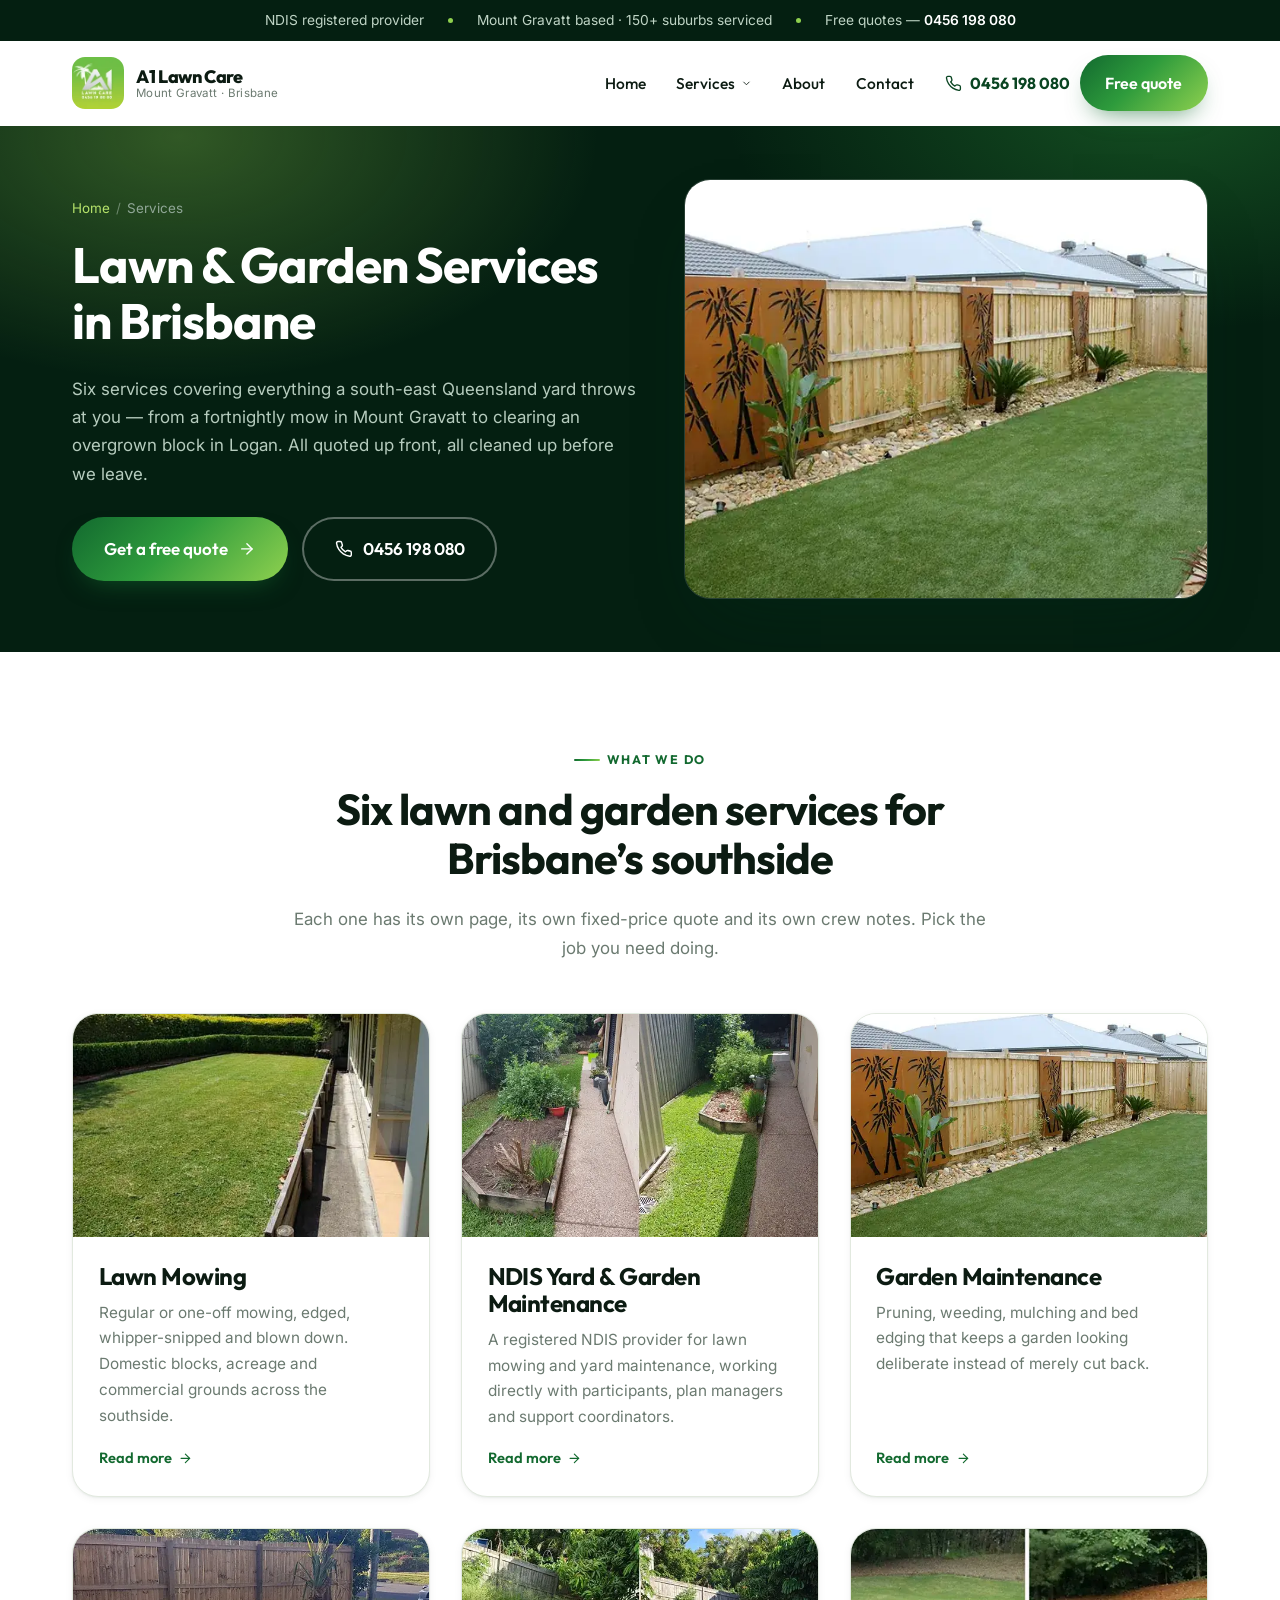
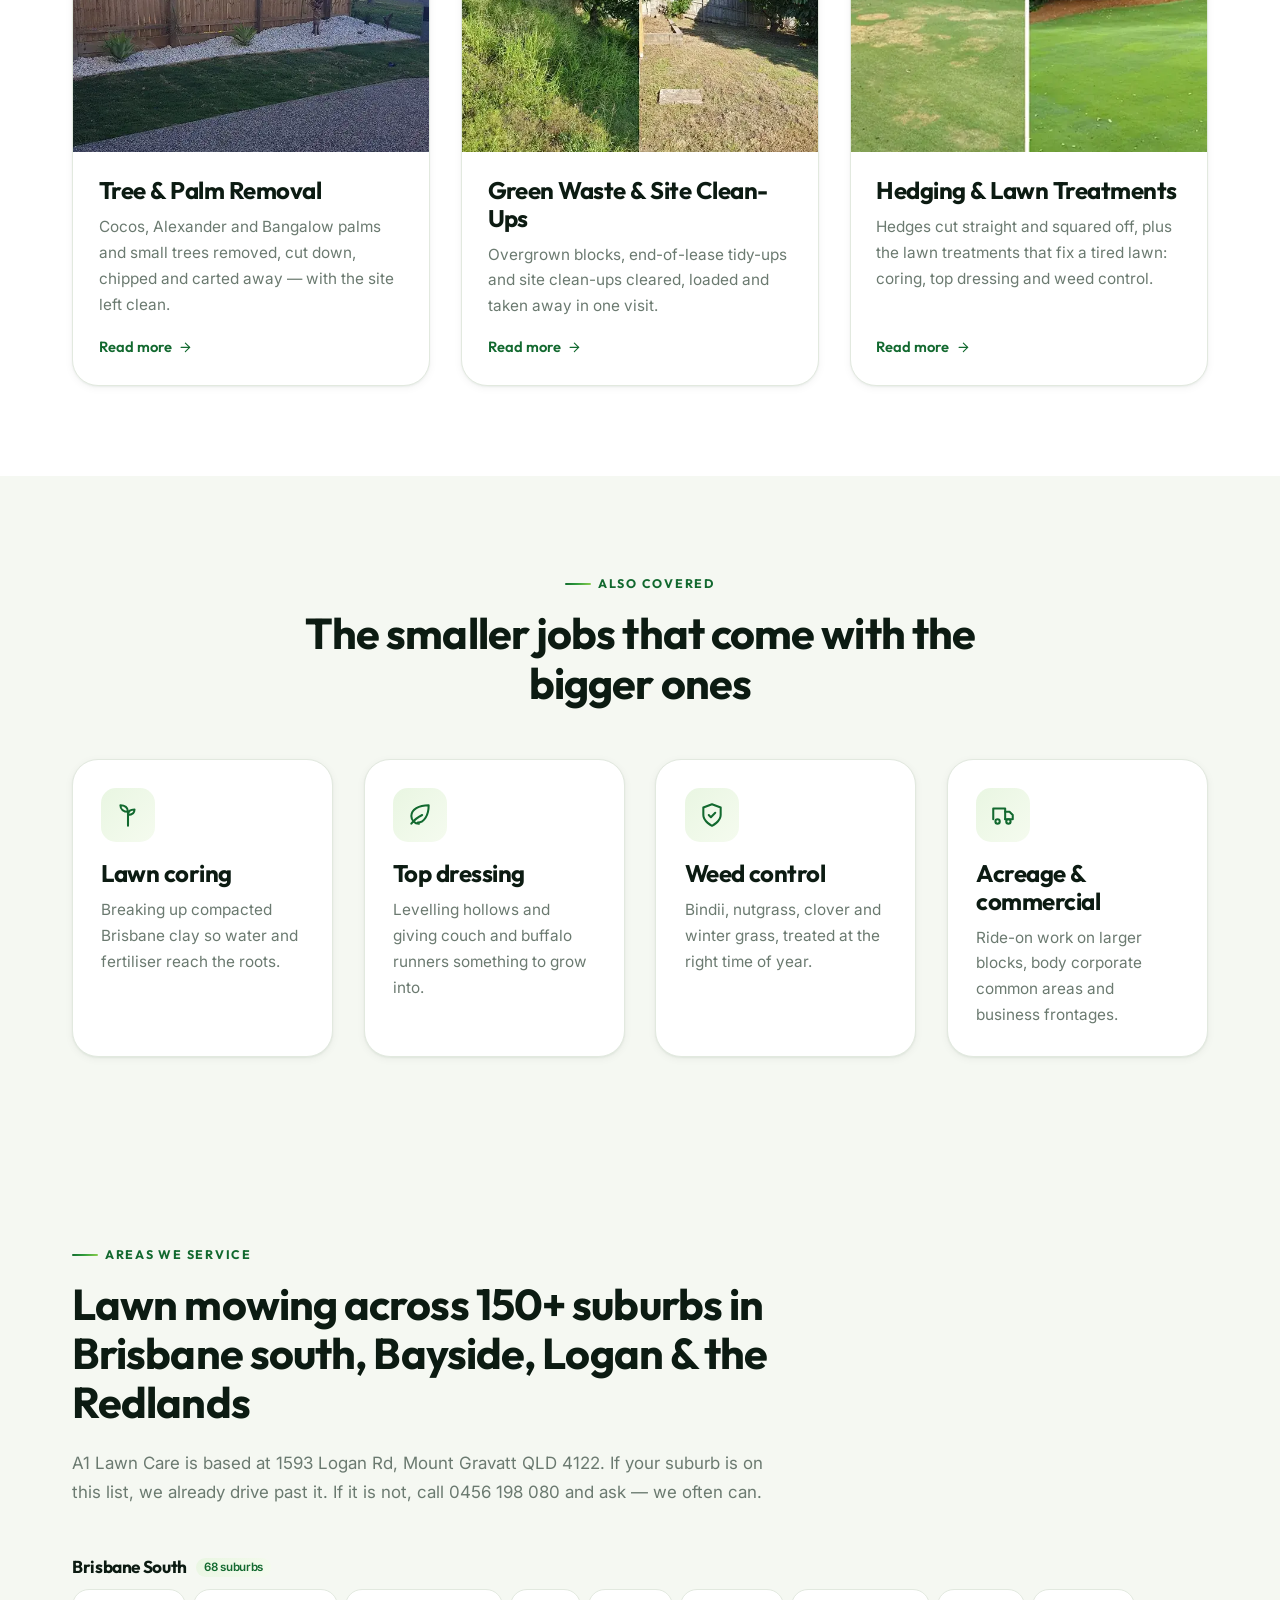
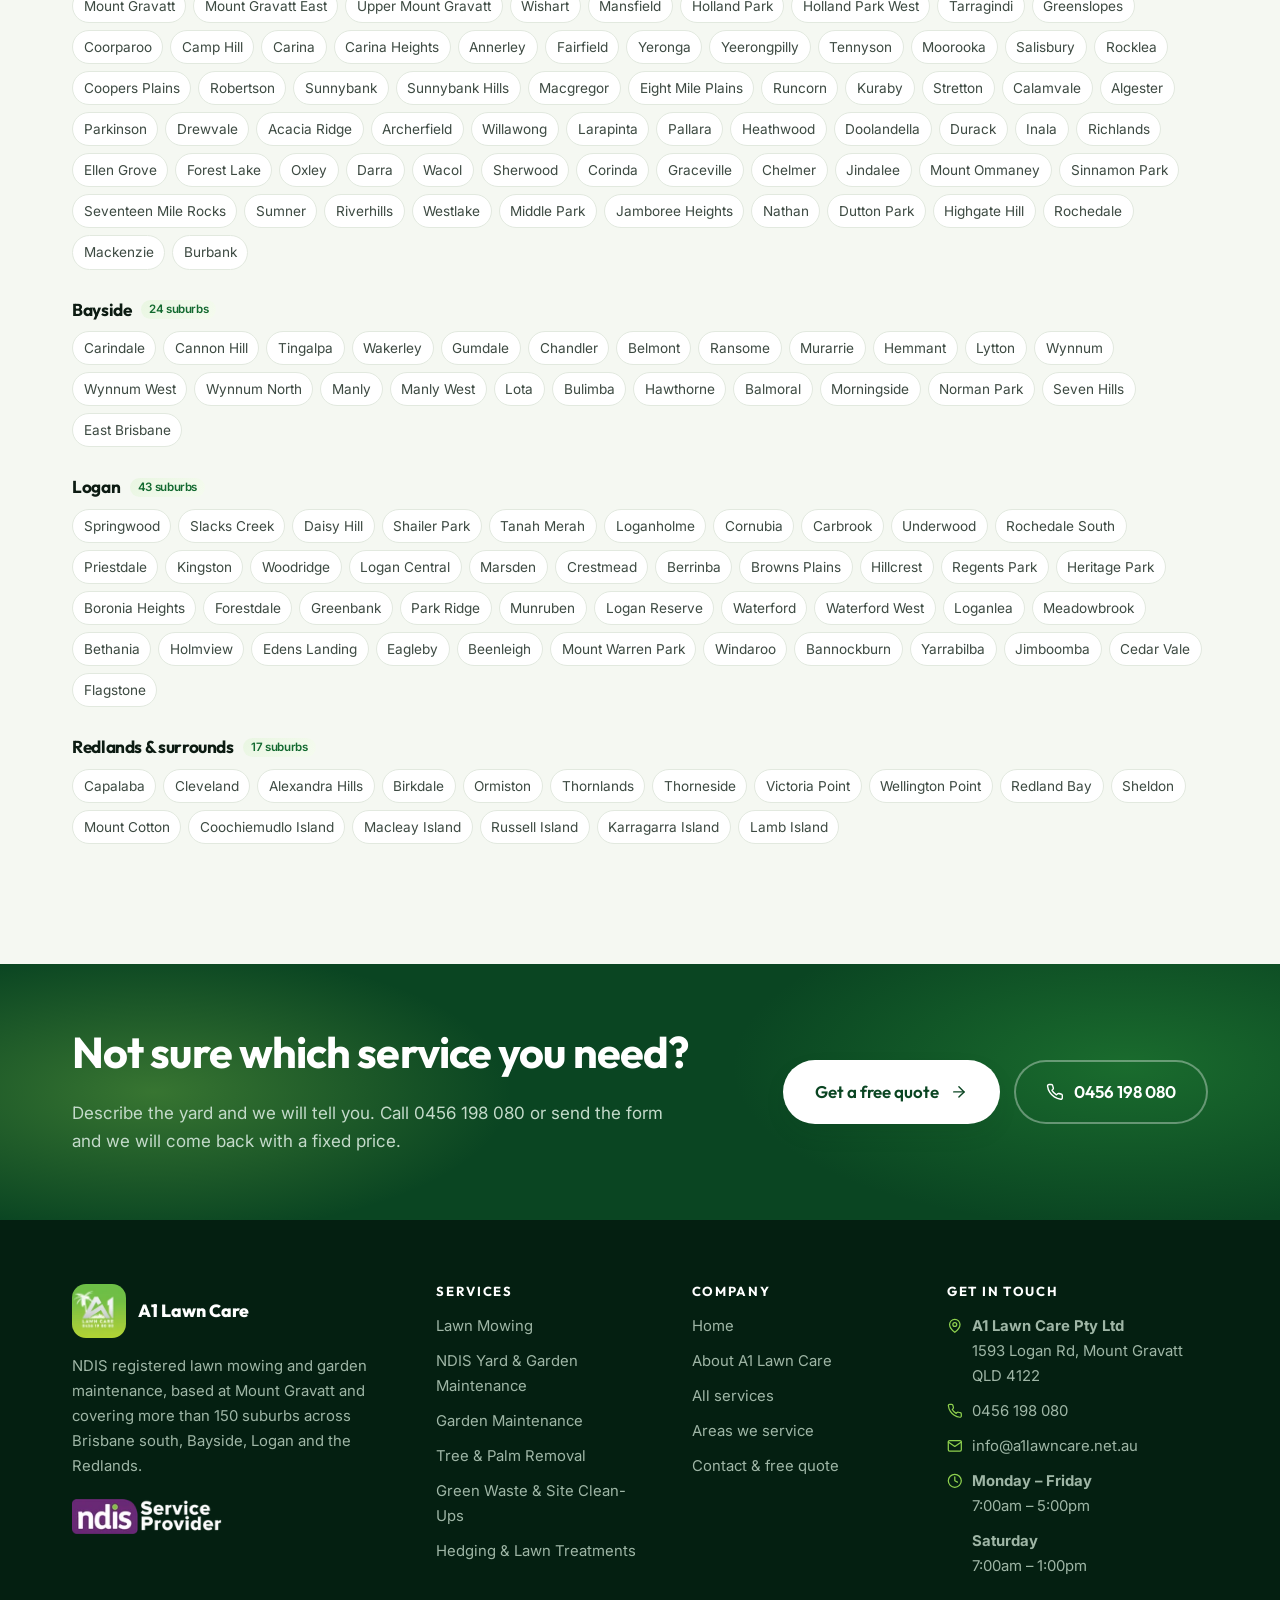
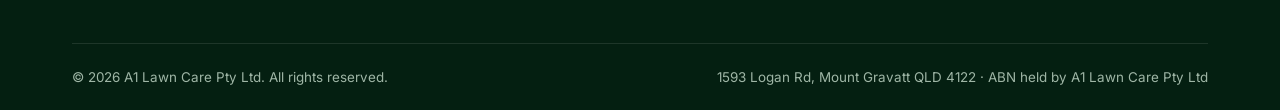
<file: services/index.html>
<!DOCTYPE html>
<html lang="en-AU">
  <head>
    <meta charset="utf-8">
    <!-- Pinch-zoom deliberately left enabled (research section 04) -->
    <meta name="viewport" content="width=device-width, initial-scale=1">
    <title>Lawn &amp; Garden Services Brisbane | A1 Lawn Care Mt Gravatt</title>
    <meta name="description" content="Lawn and garden services across Brisbane southside - mowing, NDIS yard care, gardens, palm removal, green waste and hedging. Free quotes.">
    <link rel="canonical" href="https://www.a1lawncare.net.au/services/">
    <meta name="robots" content="index, follow, max-image-preview:large, max-snippet:-1, max-video-preview:-1">
    <meta name="author" content="A1 Lawn Care Pty Ltd">
    <meta name="geo.region" content="AU-QLD">
    <meta name="geo.placename" content="Mount Gravatt, Queensland">
    <meta name="geo.position" content="-27.5406;153.0776">
    <meta name="ICBM" content="-27.5406, 153.0776">

    <meta property="og:type" content="website">
    <meta property="og:locale" content="en_AU">
    <meta property="og:site_name" content="A1 Lawn Care Pty Ltd">
    <meta property="og:title" content="Lawn &amp; Garden Services Brisbane | A1 Lawn Care Mt Gravatt">
    <meta property="og:description" content="Lawn and garden services across Brisbane southside - mowing, NDIS yard care, gardens, palm removal, green waste and hedging. Free quotes.">
    <meta property="og:url" content="https://www.a1lawncare.net.au/services/">
    <meta property="og:image" content="https://www.a1lawncare.net.au/assets/img/gallery-02-600.webp">
    <meta name="twitter:card" content="summary_large_image">
    <meta name="twitter:title" content="Lawn &amp; Garden Services Brisbane | A1 Lawn Care Mt Gravatt">
    <meta name="twitter:description" content="Lawn and garden services across Brisbane southside - mowing, NDIS yard care, gardens, palm removal, green waste and hedging. Free quotes.">
    <meta name="twitter:image" content="https://www.a1lawncare.net.au/assets/img/gallery-02-600.webp">

    <meta name="theme-color" content="#05301A">
    <link rel="icon" href="/assets/img/a1-lawn-care-logo-224.webp?v=d3a7d595" type="image/webp">
    <link rel="apple-touch-icon" href="/assets/img/a1-lawn-care-logo-224.webp?v=d3a7d595">

    <link rel="preconnect" href="https://fonts.googleapis.com">
    <link rel="preconnect" href="https://fonts.gstatic.com" crossorigin>
    <link rel="preload" as="style" href="https://fonts.googleapis.com/css2?family=Inter:wght@400;500;600&family=Outfit:wght@500;600;700;800&display=swap">
    <link rel="stylesheet" href="https://fonts.googleapis.com/css2?family=Inter:wght@400;500;600&family=Outfit:wght@500;600;700;800&display=swap" media="print" onload="this.media='all'">
    <noscript><link rel="stylesheet" href="https://fonts.googleapis.com/css2?family=Inter:wght@400;500;600&family=Outfit:wght@500;600;700;800&display=swap"></noscript>
    <link rel="stylesheet" href="/assets/css/site.css?v=129fc083">
    <script>document.documentElement.className += " js";</script>

    <!-- Conversion tracking: installed once, globally. Detects form submissions. -->
    <link rel="preconnect" href="https://link.msgsndr.com" crossorigin>
    <script
      defer
      src="https://link.msgsndr.com/js/external-tracking.js"
      data-tracking-id="tk_6582cb70c3d84289821c555a3d8691f9"
    ></script>
    <script type="application/ld+json">{"@context":"https://schema.org","@type":"LandscapingBusiness","@id":"https://www.a1lawncare.net.au/#business","name":"A1 Lawn Care Pty Ltd","alternateName":"A1 Lawn Care","url":"https://www.a1lawncare.net.au/","telephone":"+61456198080","email":"info@a1lawncare.net.au","image":"https://www.a1lawncare.net.au/assets/img/a1-lawn-care-logo-224.webp","logo":"https://www.a1lawncare.net.au/assets/img/a1-lawn-care-logo-224.webp","priceRange":"$$","currenciesAccepted":"AUD","paymentAccepted":"Cash, Bank transfer, Credit card, NDIS plan managed","foundingDate":"2019","description":"NDIS registered lawn mowing, garden maintenance, hedging, palm removal and green waste removal across Brisbane south, Bayside, Logan and the Redlands. Based at 1593 Logan Rd, Mount Gravatt QLD 4122.","address":{"@type":"PostalAddress","streetAddress":"1593 Logan Rd","addressLocality":"Mount Gravatt","addressRegion":"QLD","postalCode":"4122","addressCountry":"AU"},"geo":{"@type":"GeoCoordinates","latitude":-27.5406,"longitude":153.0776},"hasMap":"https://www.google.com/maps/search/?api=1&query=1593+Logan+Rd+Mount+Gravatt+QLD+4122","sameAs":["https://www.facebook.com/NDISmowing"],"openingHoursSpecification":[{"@type":"OpeningHoursSpecification","dayOfWeek":["Monday","Tuesday","Wednesday","Thursday","Friday"],"opens":"07:00","closes":"17:00"},{"@type":"OpeningHoursSpecification","dayOfWeek":["Saturday"],"opens":"07:00","closes":"13:00"}],"areaServed":[{"@type":"City","name":"Brisbane","addressRegion":"QLD","addressCountry":"AU"},{"@type":"City","name":"Logan City","addressRegion":"QLD","addressCountry":"AU"},{"@type":"City","name":"Redland City","addressRegion":"QLD","addressCountry":"AU"},{"@type":"Place","name":"Mount Gravatt, QLD"},{"@type":"Place","name":"Mount Gravatt East, QLD"},{"@type":"Place","name":"Upper Mount Gravatt, QLD"},{"@type":"Place","name":"Wishart, QLD"},{"@type":"Place","name":"Mansfield, QLD"},{"@type":"Place","name":"Holland Park, QLD"},{"@type":"Place","name":"Holland Park West, QLD"},{"@type":"Place","name":"Tarragindi, QLD"},{"@type":"Place","name":"Greenslopes, QLD"},{"@type":"Place","name":"Coorparoo, QLD"},{"@type":"Place","name":"Camp Hill, QLD"},{"@type":"Place","name":"Carina, QLD"},{"@type":"Place","name":"Carina Heights, QLD"},{"@type":"Place","name":"Annerley, QLD"},{"@type":"Place","name":"Fairfield, QLD"},{"@type":"Place","name":"Yeronga, QLD"},{"@type":"Place","name":"Yeerongpilly, QLD"},{"@type":"Place","name":"Tennyson, QLD"},{"@type":"Place","name":"Moorooka, QLD"},{"@type":"Place","name":"Salisbury, QLD"},{"@type":"Place","name":"Rocklea, QLD"},{"@type":"Place","name":"Coopers Plains, QLD"},{"@type":"Place","name":"Robertson, QLD"},{"@type":"Place","name":"Sunnybank, QLD"},{"@type":"Place","name":"Sunnybank Hills, QLD"},{"@type":"Place","name":"Macgregor, QLD"},{"@type":"Place","name":"Eight Mile Plains, QLD"},{"@type":"Place","name":"Runcorn, QLD"},{"@type":"Place","name":"Kuraby, QLD"},{"@type":"Place","name":"Stretton, QLD"},{"@type":"Place","name":"Calamvale, QLD"},{"@type":"Place","name":"Algester, QLD"},{"@type":"Place","name":"Parkinson, QLD"},{"@type":"Place","name":"Drewvale, QLD"},{"@type":"Place","name":"Acacia Ridge, QLD"},{"@type":"Place","name":"Archerfield, QLD"},{"@type":"Place","name":"Willawong, QLD"},{"@type":"Place","name":"Larapinta, QLD"},{"@type":"Place","name":"Pallara, QLD"},{"@type":"Place","name":"Heathwood, QLD"},{"@type":"Place","name":"Doolandella, QLD"},{"@type":"Place","name":"Durack, QLD"},{"@type":"Place","name":"Inala, QLD"},{"@type":"Place","name":"Richlands, QLD"},{"@type":"Place","name":"Ellen Grove, QLD"},{"@type":"Place","name":"Forest Lake, QLD"},{"@type":"Place","name":"Oxley, QLD"},{"@type":"Place","name":"Darra, QLD"},{"@type":"Place","name":"Wacol, QLD"},{"@type":"Place","name":"Sherwood, QLD"},{"@type":"Place","name":"Corinda, QLD"},{"@type":"Place","name":"Graceville, QLD"},{"@type":"Place","name":"Chelmer, QLD"},{"@type":"Place","name":"Jindalee, QLD"},{"@type":"Place","name":"Mount Ommaney, QLD"},{"@type":"Place","name":"Sinnamon Park, QLD"},{"@type":"Place","name":"Seventeen Mile Rocks, QLD"},{"@type":"Place","name":"Sumner, QLD"},{"@type":"Place","name":"Riverhills, QLD"},{"@type":"Place","name":"Westlake, QLD"},{"@type":"Place","name":"Middle Park, QLD"},{"@type":"Place","name":"Jamboree Heights, QLD"},{"@type":"Place","name":"Nathan, QLD"},{"@type":"Place","name":"Dutton Park, QLD"},{"@type":"Place","name":"Highgate Hill, QLD"},{"@type":"Place","name":"Rochedale, QLD"},{"@type":"Place","name":"Mackenzie, QLD"},{"@type":"Place","name":"Burbank, QLD"},{"@type":"Place","name":"Carindale, QLD"},{"@type":"Place","name":"Cannon Hill, QLD"},{"@type":"Place","name":"Tingalpa, QLD"},{"@type":"Place","name":"Wakerley, QLD"},{"@type":"Place","name":"Gumdale, QLD"},{"@type":"Place","name":"Chandler, QLD"},{"@type":"Place","name":"Belmont, QLD"},{"@type":"Place","name":"Ransome, QLD"},{"@type":"Place","name":"Murarrie, QLD"},{"@type":"Place","name":"Hemmant, QLD"},{"@type":"Place","name":"Lytton, QLD"},{"@type":"Place","name":"Wynnum, QLD"},{"@type":"Place","name":"Wynnum West, QLD"},{"@type":"Place","name":"Wynnum North, QLD"},{"@type":"Place","name":"Manly, QLD"},{"@type":"Place","name":"Manly West, QLD"},{"@type":"Place","name":"Lota, QLD"},{"@type":"Place","name":"Bulimba, QLD"},{"@type":"Place","name":"Hawthorne, QLD"},{"@type":"Place","name":"Balmoral, QLD"},{"@type":"Place","name":"Morningside, QLD"},{"@type":"Place","name":"Norman Park, QLD"},{"@type":"Place","name":"Seven Hills, QLD"},{"@type":"Place","name":"East Brisbane, QLD"},{"@type":"Place","name":"Springwood, QLD"},{"@type":"Place","name":"Slacks Creek, QLD"},{"@type":"Place","name":"Daisy Hill, QLD"},{"@type":"Place","name":"Shailer Park, QLD"},{"@type":"Place","name":"Tanah Merah, QLD"},{"@type":"Place","name":"Loganholme, QLD"},{"@type":"Place","name":"Cornubia, QLD"},{"@type":"Place","name":"Carbrook, QLD"},{"@type":"Place","name":"Underwood, QLD"},{"@type":"Place","name":"Rochedale South, QLD"},{"@type":"Place","name":"Priestdale, QLD"},{"@type":"Place","name":"Kingston, QLD"},{"@type":"Place","name":"Woodridge, QLD"},{"@type":"Place","name":"Logan Central, QLD"},{"@type":"Place","name":"Marsden, QLD"},{"@type":"Place","name":"Crestmead, QLD"},{"@type":"Place","name":"Berrinba, QLD"},{"@type":"Place","name":"Browns Plains, QLD"},{"@type":"Place","name":"Hillcrest, QLD"},{"@type":"Place","name":"Regents Park, QLD"},{"@type":"Place","name":"Heritage Park, QLD"},{"@type":"Place","name":"Boronia Heights, QLD"},{"@type":"Place","name":"Forestdale, QLD"},{"@type":"Place","name":"Greenbank, QLD"},{"@type":"Place","name":"Park Ridge, QLD"},{"@type":"Place","name":"Munruben, QLD"},{"@type":"Place","name":"Logan Reserve, QLD"},{"@type":"Place","name":"Waterford, QLD"},{"@type":"Place","name":"Waterford West, QLD"},{"@type":"Place","name":"Loganlea, QLD"},{"@type":"Place","name":"Meadowbrook, QLD"},{"@type":"Place","name":"Bethania, QLD"},{"@type":"Place","name":"Holmview, QLD"},{"@type":"Place","name":"Edens Landing, QLD"},{"@type":"Place","name":"Eagleby, QLD"},{"@type":"Place","name":"Beenleigh, QLD"},{"@type":"Place","name":"Mount Warren Park, QLD"},{"@type":"Place","name":"Windaroo, QLD"},{"@type":"Place","name":"Bannockburn, QLD"},{"@type":"Place","name":"Yarrabilba, QLD"},{"@type":"Place","name":"Jimboomba, QLD"},{"@type":"Place","name":"Cedar Vale, QLD"},{"@type":"Place","name":"Flagstone, QLD"},{"@type":"Place","name":"Capalaba, QLD"},{"@type":"Place","name":"Cleveland, QLD"},{"@type":"Place","name":"Alexandra Hills, QLD"},{"@type":"Place","name":"Birkdale, QLD"},{"@type":"Place","name":"Ormiston, QLD"},{"@type":"Place","name":"Thornlands, QLD"},{"@type":"Place","name":"Thorneside, QLD"},{"@type":"Place","name":"Victoria Point, QLD"},{"@type":"Place","name":"Wellington Point, QLD"},{"@type":"Place","name":"Redland Bay, QLD"},{"@type":"Place","name":"Sheldon, QLD"},{"@type":"Place","name":"Mount Cotton, QLD"},{"@type":"Place","name":"Coochiemudlo Island, QLD"},{"@type":"Place","name":"Macleay Island, QLD"},{"@type":"Place","name":"Russell Island, QLD"},{"@type":"Place","name":"Karragarra Island, QLD"},{"@type":"Place","name":"Lamb Island, QLD"}],"hasOfferCatalog":{"@type":"OfferCatalog","name":"Lawn and garden services","itemListElement":[{"@type":"Offer","itemOffered":{"@type":"Service","name":"Lawn Mowing","url":"https://www.a1lawncare.net.au/services/lawn-mowing/"}},{"@type":"Offer","itemOffered":{"@type":"Service","name":"NDIS Yard & Garden Maintenance","url":"https://www.a1lawncare.net.au/services/ndis-lawn-mowing/"}},{"@type":"Offer","itemOffered":{"@type":"Service","name":"Garden Maintenance","url":"https://www.a1lawncare.net.au/services/garden-maintenance/"}},{"@type":"Offer","itemOffered":{"@type":"Service","name":"Tree & Palm Removal","url":"https://www.a1lawncare.net.au/services/palm-tree-removal/"}},{"@type":"Offer","itemOffered":{"@type":"Service","name":"Green Waste & Site Clean-Ups","url":"https://www.a1lawncare.net.au/services/green-waste-removal/"}},{"@type":"Offer","itemOffered":{"@type":"Service","name":"Hedging & Lawn Treatments","url":"https://www.a1lawncare.net.au/services/hedge-trimming-lawn-treatments/"}}]},"founder":{"@type":"Person","name":"Steve Cope"},"knowsAbout":["Lawn mowing","NDIS yard maintenance","Garden maintenance","Palm tree removal","Green waste removal","Hedge trimming","Lawn coring","Lawn top dressing","Weed control"]}</script>
    <script type="application/ld+json">{"@context":"https://schema.org","@type":"BreadcrumbList","itemListElement":[{"@type":"ListItem","position":1,"name":"Home","item":"https://www.a1lawncare.net.au/"},{"@type":"ListItem","position":2,"name":"Services","item":"https://www.a1lawncare.net.au/services/"}]}</script>
  </head>
  <body>
    <a class="skip-link" href="#main">Skip to content</a>

    <div class="topbar">
      <div class="container topbar-inner">
        <span>NDIS registered provider</span>
        <span class="dot" aria-hidden="true"></span>
        <span>Mount Gravatt based &middot; 150+ suburbs serviced</span>
        <span class="dot" aria-hidden="true"></span>
        <span>Free quotes &mdash; <a href="tel:+61456198080">0456 198 080</a></span>
      </div>
    </div>

    <header class="site-header">
      <div class="container header-inner">
        <a class="brand" href="/">
          <img src="/assets/img/a1-lawn-care-logo-112.webp?v=df842eda"
               srcset="/assets/img/a1-lawn-care-logo-112.webp?v=df842eda 112w,
                       /assets/img/a1-lawn-care-logo-224.webp?v=d3a7d595 224w"
               sizes="52px" width="52" height="52" fetchpriority="high"
               alt="A1 Lawn Care Pty Ltd logo - lawn mowing Brisbane">
          <span class="brand-text">
            <span class="brand-name">A1 Lawn Care</span>
            <span class="brand-tag">Mount Gravatt &middot; Brisbane</span>
          </span>
        </a>

        <nav class="primary-nav" aria-label="Primary">
          <ul>
            <li><a href="/">Home</a></li>
            <li class="has-sub">
              <button type="button" aria-expanded="true">Services <svg viewBox="0 0 24 24" fill="none" stroke="currentColor" stroke-width="1.9" stroke-linecap="round" stroke-linejoin="round" aria-hidden="true"><path d="m6 9 6 6 6-6"/></svg></button>
              <ul class="submenu">
                <li><a href="/services/">All services<span class="sub-desc">The full list</span></a></li>
                <li><a href="/services/lawn-mowing/">Lawn Mowing<span class="sub-desc">lawn mowing mount gravatt</span></a></li><li><a href="/services/ndis-lawn-mowing/">NDIS Yard &amp; Garden Maintenance<span class="sub-desc">ndis mowing</span></a></li><li><a href="/services/garden-maintenance/">Garden Maintenance<span class="sub-desc">garden maintenance brisbane</span></a></li><li><a href="/services/palm-tree-removal/">Tree &amp; Palm Removal<span class="sub-desc">palm tree removal brisbane</span></a></li><li><a href="/services/green-waste-removal/">Green Waste &amp; Site Clean-Ups<span class="sub-desc">green waste removal brisbane</span></a></li><li><a href="/services/hedge-trimming-lawn-treatments/">Hedging &amp; Lawn Treatments<span class="sub-desc">hedge trimming services brisbane</span></a></li>
              </ul>
            </li>
            <li><a href="/about/">About</a></li>
            <li><a href="/contact/">Contact</a></li>
          </ul>
        </nav>

        <div class="header-cta">
          <a class="header-phone" href="tel:+61456198080"><svg viewBox="0 0 24 24" fill="none" stroke="currentColor" stroke-width="1.9" stroke-linecap="round" stroke-linejoin="round" aria-hidden="true"><path d="M22 16.9v3a2 2 0 0 1-2.2 2 19.8 19.8 0 0 1-8.6-3.1 19.5 19.5 0 0 1-6-6A19.8 19.8 0 0 1 2.1 4.2 2 2 0 0 1 4.1 2h3a2 2 0 0 1 2 1.7c.1 1 .4 1.9.7 2.8a2 2 0 0 1-.5 2.1L8.1 9.9a16 16 0 0 0 6 6l1.3-1.2a2 2 0 0 1 2.1-.5c.9.3 1.8.6 2.8.7a2 2 0 0 1 1.7 2Z"/></svg><span class="txt">0456 198 080</span></a>
          <button class="btn" type="button" data-quote-open>Free quote</button>
          <button class="nav-toggle" type="button" aria-label="Open menu" aria-expanded="false">
            <span></span>
          </button>
        </div>
      </div>
    </header>
    <div class="nav-scrim"></div>

    <main id="main">

      <section class="page-hero page-hero--split">
        <div class="container page-hero-grid">
          <div class="page-hero-inner">
            <nav class="breadcrumb" aria-label="Breadcrumb">
              <ol><li><a href="/">Home</a></li><li aria-current="page">Services</li></ol>
            </nav>
            <h1>Lawn &amp; Garden Services in Brisbane</h1>
            <p>Six services covering everything a south-east Queensland yard throws at you
               &mdash; from a fortnightly mow in Mount Gravatt to clearing an overgrown
               block in Logan. All quoted up front, all cleaned up before we leave.</p>
            <div class="btn-row">
              <a class="btn btn--lg" href="/contact/">Get a free quote <svg viewBox="0 0 24 24" fill="none" stroke="currentColor" stroke-width="1.9" stroke-linecap="round" stroke-linejoin="round" aria-hidden="true"><path d="M5 12h14"/><path d="m12 5 7 7-7 7"/></svg></a>
              <a class="btn btn--outline-light btn--lg" href="tel:+61456198080"><svg viewBox="0 0 24 24" fill="none" stroke="currentColor" stroke-width="1.9" stroke-linecap="round" stroke-linejoin="round" aria-hidden="true"><path d="M22 16.9v3a2 2 0 0 1-2.2 2 19.8 19.8 0 0 1-8.6-3.1 19.5 19.5 0 0 1-6-6A19.8 19.8 0 0 1 2.1 4.2 2 2 0 0 1 4.1 2h3a2 2 0 0 1 2 1.7c.1 1 .4 1.9.7 2.8a2 2 0 0 1-.5 2.1L8.1 9.9a16 16 0 0 0 6 6l1.3-1.2a2 2 0 0 1 2.1-.5c.9.3 1.8.6 2.8.7a2 2 0 0 1 1.7 2Z"/></svg> 0456 198 080</a>
            </div>
          </div>
          <figure class="page-hero-media">
            <img src="/assets/img/gallery-05-600.webp?v=15e21346" srcset="/assets/img/gallery-05-400.webp?v=669c6341 400w, /assets/img/gallery-05-600.webp?v=15e21346 600w" sizes="(max-width: 940px) calc(100vw - 44px), 46vw" width="600" height="480" alt="Mulched garden beds and freshly edged lawn by A1 Lawn Care Brisbane" decoding="async" fetchpriority="high">
          </figure>
        </div>
      </section>

      <section class="section">
        <div class="container">
          <div class="section-head section-head--center reveal">
            <span class="eyebrow">What we do</span>
            <h2>Six lawn and garden services for Brisbane’s southside</h2>
            <p>Each one has its own page, its own fixed-price quote and its own
               crew notes. Pick the job you need doing.</p>
          </div>
          <div class="grid grid--3 reveal-stagger"><a class="card service-card" href="/services/lawn-mowing/">
          <div class="media"><img src="/assets/img/gallery-06-600.webp?v=d070bdd6" srcset="/assets/img/gallery-06-400.webp?v=66a90684 400w, /assets/img/gallery-06-600.webp?v=d070bdd6 600w" sizes="(max-width: 700px) calc(100vw - 44px), (max-width: 1100px) 45vw, 33vw" width="600" height="480" alt="Lawn mowing Mount Gravatt - freshly mown backyard lawn and trimmed hedge line by A1 Lawn Care" decoding="async" loading="lazy"></div>
          <div class="body">
            <h3>Lawn Mowing</h3>
            <p>Regular or one-off mowing, edged, whipper-snipped and blown down. Domestic blocks, acreage and commercial grounds across the southside.</p>
            <span class="more">Read more <svg viewBox="0 0 24 24" fill="none" stroke="currentColor" stroke-width="1.9" stroke-linecap="round" stroke-linejoin="round" aria-hidden="true"><path d="M5 12h14"/><path d="m12 5 7 7-7 7"/></svg></span>
          </div>
        </a><a class="card service-card" href="/services/ndis-lawn-mowing/">
          <div class="media"><img src="/assets/img/gallery-07-600.webp?v=609148aa" srcset="/assets/img/gallery-07-400.webp?v=1fac4a60 400w, /assets/img/gallery-07-600.webp?v=609148aa 600w" sizes="(max-width: 700px) calc(100vw - 44px), (max-width: 1100px) 45vw, 33vw" width="600" height="480" alt="NDIS yard maintenance Brisbane - side path and access kept clear by A1 Lawn Care" decoding="async" loading="lazy"></div>
          <div class="body">
            <h3>NDIS Yard &amp; Garden Maintenance</h3>
            <p>A registered NDIS provider for lawn mowing and yard maintenance, working directly with participants, plan managers and support coordinators.</p>
            <span class="more">Read more <svg viewBox="0 0 24 24" fill="none" stroke="currentColor" stroke-width="1.9" stroke-linecap="round" stroke-linejoin="round" aria-hidden="true"><path d="M5 12h14"/><path d="m12 5 7 7-7 7"/></svg></span>
          </div>
        </a><a class="card service-card" href="/services/garden-maintenance/">
          <div class="media"><img src="/assets/img/gallery-05-600.webp?v=15e21346" srcset="/assets/img/gallery-05-400.webp?v=669c6341 400w, /assets/img/gallery-05-600.webp?v=15e21346 600w" sizes="(max-width: 700px) calc(100vw - 44px), (max-width: 1100px) 45vw, 33vw" width="600" height="480" alt="Garden maintenance Brisbane - mulched garden beds and edged lawn by A1 Lawn Care" decoding="async" loading="lazy"></div>
          <div class="body">
            <h3>Garden Maintenance</h3>
            <p>Pruning, weeding, mulching and bed edging that keeps a garden looking deliberate instead of merely cut back.</p>
            <span class="more">Read more <svg viewBox="0 0 24 24" fill="none" stroke="currentColor" stroke-width="1.9" stroke-linecap="round" stroke-linejoin="round" aria-hidden="true"><path d="M5 12h14"/><path d="m12 5 7 7-7 7"/></svg></span>
          </div>
        </a><a class="card service-card" href="/services/palm-tree-removal/">
          <div class="media"><img src="/assets/img/gallery-03-600.webp?v=f7a648fd" srcset="/assets/img/gallery-03-400.webp?v=1a1f31c2 400w, /assets/img/gallery-03-600.webp?v=f7a648fd 600w" sizes="(max-width: 700px) calc(100vw - 44px), (max-width: 1100px) 45vw, 33vw" width="600" height="480" alt="Tree and palm removal Brisbane - tidy backyard left clean by A1 Lawn Care" decoding="async" loading="lazy"></div>
          <div class="body">
            <h3>Tree &amp; Palm Removal</h3>
            <p>Cocos, Alexander and Bangalow palms and small trees removed, cut down, chipped and carted away — with the site left clean.</p>
            <span class="more">Read more <svg viewBox="0 0 24 24" fill="none" stroke="currentColor" stroke-width="1.9" stroke-linecap="round" stroke-linejoin="round" aria-hidden="true"><path d="M5 12h14"/><path d="m12 5 7 7-7 7"/></svg></span>
          </div>
        </a><a class="card service-card" href="/services/green-waste-removal/">
          <div class="media"><img src="/assets/img/gallery-04-600.webp?v=0a7ffd4d" srcset="/assets/img/gallery-04-400.webp?v=a8235a9b 400w, /assets/img/gallery-04-600.webp?v=0a7ffd4d 600w" sizes="(max-width: 700px) calc(100vw - 44px), (max-width: 1100px) 45vw, 33vw" width="600" height="480" alt="Green waste removal Brisbane - overgrown yard before and after an A1 Lawn Care clean-up" decoding="async" loading="lazy"></div>
          <div class="body">
            <h3>Green Waste &amp; Site Clean-Ups</h3>
            <p>Overgrown blocks, end-of-lease tidy-ups and site clean-ups cleared, loaded and taken away in one visit.</p>
            <span class="more">Read more <svg viewBox="0 0 24 24" fill="none" stroke="currentColor" stroke-width="1.9" stroke-linecap="round" stroke-linejoin="round" aria-hidden="true"><path d="M5 12h14"/><path d="m12 5 7 7-7 7"/></svg></span>
          </div>
        </a><a class="card service-card" href="/services/hedge-trimming-lawn-treatments/">
          <div class="media"><img src="/assets/img/gallery-01-600.webp?v=3b575e2d" srcset="/assets/img/gallery-01-400.webp?v=fa35eb11 400w, /assets/img/gallery-01-600.webp?v=3b575e2d 600w" sizes="(max-width: 700px) calc(100vw - 44px), (max-width: 1100px) 45vw, 33vw" width="600" height="480" alt="Lawn treatments Brisbane - patchy lawn before and after coring and top dressing by A1 Lawn Care" decoding="async" loading="lazy"></div>
          <div class="body">
            <h3>Hedging &amp; Lawn Treatments</h3>
            <p>Hedges cut straight and squared off, plus the lawn treatments that fix a tired lawn: coring, top dressing and weed control.</p>
            <span class="more">Read more <svg viewBox="0 0 24 24" fill="none" stroke="currentColor" stroke-width="1.9" stroke-linecap="round" stroke-linejoin="round" aria-hidden="true"><path d="M5 12h14"/><path d="m12 5 7 7-7 7"/></svg></span>
          </div>
        </a></div>
        </div>
      </section>

      <section class="section section--sand">
        <div class="container">
          <div class="section-head section-head--center reveal">
            <span class="eyebrow">Also covered</span>
            <h2>The smaller jobs that come with the bigger ones</h2>
          </div>
          <div class="grid grid--4 reveal-stagger">
            <div class="card"><div class="card-icon"><svg viewBox="0 0 24 24" fill="none" stroke="currentColor" stroke-width="1.9" stroke-linecap="round" stroke-linejoin="round" aria-hidden="true"><path d="M12 22V9"/><path d="M12 9C12 5 9 3 5 3c0 4 3 6 7 6Z"/><path d="M12 12c0-3 2-5 6-5 0 3-2 5-6 5Z"/></svg></div><h3>Lawn coring</h3>
              <p>Breaking up compacted Brisbane clay so water and fertiliser reach the roots.</p></div>
            <div class="card"><div class="card-icon"><svg viewBox="0 0 24 24" fill="none" stroke="currentColor" stroke-width="1.9" stroke-linecap="round" stroke-linejoin="round" aria-hidden="true"><path d="M11 20A7 7 0 0 1 4 13c0-6 7-10 16-10 0 9-4 16-10 16Z"/><path d="M4 20c3-4 6-6 10-8"/></svg></div><h3>Top dressing</h3>
              <p>Levelling hollows and giving couch and buffalo runners something to grow into.</p></div>
            <div class="card"><div class="card-icon"><svg viewBox="0 0 24 24" fill="none" stroke="currentColor" stroke-width="1.9" stroke-linecap="round" stroke-linejoin="round" aria-hidden="true"><path d="M12 22s8-4 8-10V5l-8-3-8 3v7c0 6 8 10 8 10Z"/><path d="m9 12 2 2 4-4"/></svg></div><h3>Weed control</h3>
              <p>Bindii, nutgrass, clover and winter grass, treated at the right time of year.</p></div>
            <div class="card"><div class="card-icon"><svg viewBox="0 0 24 24" fill="none" stroke="currentColor" stroke-width="1.9" stroke-linecap="round" stroke-linejoin="round" aria-hidden="true"><path d="M3 16V6h11v10"/><path d="M14 9h4l3 3v4h-7"/><circle cx="7" cy="18" r="2"/><circle cx="17" cy="18" r="2"/></svg></div><h3>Acreage &amp; commercial</h3>
              <p>Ride-on work on larger blocks, body corporate common areas and business frontages.</p></div>
          </div>
        </div>
      </section>

<section class="section section--sand" id="areas">
      <div class="container">
        <div class="section-head reveal">
          <span class="eyebrow">Areas we service</span>
          <h2>Lawn mowing across 150+ suburbs in Brisbane south, Bayside, Logan &amp; the Redlands</h2>
          <p>A1 Lawn Care is based at 1593 Logan Rd, Mount Gravatt QLD 4122. If your suburb is on this list,
             we already drive past it. If it is not, call 0456 198 080 and ask &mdash; we
             often can.</p>
        </div>
        <div class="area-group reveal">
          <h3>Brisbane South <span class="chip">68 suburbs</span></h3>
          <ul class="suburb-list"><li>Mount Gravatt</li><li>Mount Gravatt East</li><li>Upper Mount Gravatt</li><li>Wishart</li><li>Mansfield</li><li>Holland Park</li><li>Holland Park West</li><li>Tarragindi</li><li>Greenslopes</li><li>Coorparoo</li><li>Camp Hill</li><li>Carina</li><li>Carina Heights</li><li>Annerley</li><li>Fairfield</li><li>Yeronga</li><li>Yeerongpilly</li><li>Tennyson</li><li>Moorooka</li><li>Salisbury</li><li>Rocklea</li><li>Coopers Plains</li><li>Robertson</li><li>Sunnybank</li><li>Sunnybank Hills</li><li>Macgregor</li><li>Eight Mile Plains</li><li>Runcorn</li><li>Kuraby</li><li>Stretton</li><li>Calamvale</li><li>Algester</li><li>Parkinson</li><li>Drewvale</li><li>Acacia Ridge</li><li>Archerfield</li><li>Willawong</li><li>Larapinta</li><li>Pallara</li><li>Heathwood</li><li>Doolandella</li><li>Durack</li><li>Inala</li><li>Richlands</li><li>Ellen Grove</li><li>Forest Lake</li><li>Oxley</li><li>Darra</li><li>Wacol</li><li>Sherwood</li><li>Corinda</li><li>Graceville</li><li>Chelmer</li><li>Jindalee</li><li>Mount Ommaney</li><li>Sinnamon Park</li><li>Seventeen Mile Rocks</li><li>Sumner</li><li>Riverhills</li><li>Westlake</li><li>Middle Park</li><li>Jamboree Heights</li><li>Nathan</li><li>Dutton Park</li><li>Highgate Hill</li><li>Rochedale</li><li>Mackenzie</li><li>Burbank</li></ul>
        </div><div class="area-group reveal">
          <h3>Bayside <span class="chip">24 suburbs</span></h3>
          <ul class="suburb-list"><li>Carindale</li><li>Cannon Hill</li><li>Tingalpa</li><li>Wakerley</li><li>Gumdale</li><li>Chandler</li><li>Belmont</li><li>Ransome</li><li>Murarrie</li><li>Hemmant</li><li>Lytton</li><li>Wynnum</li><li>Wynnum West</li><li>Wynnum North</li><li>Manly</li><li>Manly West</li><li>Lota</li><li>Bulimba</li><li>Hawthorne</li><li>Balmoral</li><li>Morningside</li><li>Norman Park</li><li>Seven Hills</li><li>East Brisbane</li></ul>
        </div><div class="area-group reveal">
          <h3>Logan <span class="chip">43 suburbs</span></h3>
          <ul class="suburb-list"><li>Springwood</li><li>Slacks Creek</li><li>Daisy Hill</li><li>Shailer Park</li><li>Tanah Merah</li><li>Loganholme</li><li>Cornubia</li><li>Carbrook</li><li>Underwood</li><li>Rochedale South</li><li>Priestdale</li><li>Kingston</li><li>Woodridge</li><li>Logan Central</li><li>Marsden</li><li>Crestmead</li><li>Berrinba</li><li>Browns Plains</li><li>Hillcrest</li><li>Regents Park</li><li>Heritage Park</li><li>Boronia Heights</li><li>Forestdale</li><li>Greenbank</li><li>Park Ridge</li><li>Munruben</li><li>Logan Reserve</li><li>Waterford</li><li>Waterford West</li><li>Loganlea</li><li>Meadowbrook</li><li>Bethania</li><li>Holmview</li><li>Edens Landing</li><li>Eagleby</li><li>Beenleigh</li><li>Mount Warren Park</li><li>Windaroo</li><li>Bannockburn</li><li>Yarrabilba</li><li>Jimboomba</li><li>Cedar Vale</li><li>Flagstone</li></ul>
        </div><div class="area-group reveal">
          <h3>Redlands &amp; surrounds <span class="chip">17 suburbs</span></h3>
          <ul class="suburb-list"><li>Capalaba</li><li>Cleveland</li><li>Alexandra Hills</li><li>Birkdale</li><li>Ormiston</li><li>Thornlands</li><li>Thorneside</li><li>Victoria Point</li><li>Wellington Point</li><li>Redland Bay</li><li>Sheldon</li><li>Mount Cotton</li><li>Coochiemudlo Island</li><li>Macleay Island</li><li>Russell Island</li><li>Karragarra Island</li><li>Lamb Island</li></ul>
        </div>
      </div>
    </section>

<section class="cta-band">
      <div class="container cta-inner">
        <div class="copy reveal">
          <h2>Not sure which service you need?</h2>
          <p>Describe the yard and we will tell you. Call 0456 198 080 or send the form and we will come back with a fixed price.</p>
        </div>
        <div class="btn-row reveal">
          <a class="btn btn--light btn--lg" href="/contact/">Get a free quote <svg viewBox="0 0 24 24" fill="none" stroke="currentColor" stroke-width="1.9" stroke-linecap="round" stroke-linejoin="round" aria-hidden="true"><path d="M5 12h14"/><path d="m12 5 7 7-7 7"/></svg></a>
          <a class="btn btn--outline-light btn--lg" href="tel:+61456198080"><svg viewBox="0 0 24 24" fill="none" stroke="currentColor" stroke-width="1.9" stroke-linecap="round" stroke-linejoin="round" aria-hidden="true"><path d="M22 16.9v3a2 2 0 0 1-2.2 2 19.8 19.8 0 0 1-8.6-3.1 19.5 19.5 0 0 1-6-6A19.8 19.8 0 0 1 2.1 4.2 2 2 0 0 1 4.1 2h3a2 2 0 0 1 2 1.7c.1 1 .4 1.9.7 2.8a2 2 0 0 1-.5 2.1L8.1 9.9a16 16 0 0 0 6 6l1.3-1.2a2 2 0 0 1 2.1-.5c.9.3 1.8.6 2.8.7a2 2 0 0 1 1.7 2Z"/></svg> 0456 198 080</a>
        </div>
      </div>
    </section>

    </main>

    <footer class="site-footer">
      <div class="container">
        <div class="footer-main">
          <div>
            <a class="footer-brand" href="/">
              <img src="/assets/img/a1-lawn-care-logo-112.webp?v=df842eda"
                   srcset="/assets/img/a1-lawn-care-logo-112.webp?v=df842eda 112w,
                           /assets/img/a1-lawn-care-logo-224.webp?v=d3a7d595 224w"
                   sizes="54px" width="54" height="54" loading="lazy"
                   alt="A1 Lawn Care Pty Ltd logo">
              <span>A1 Lawn Care</span>
            </a>
            <p>NDIS registered lawn mowing and garden maintenance, based at Mount
               Gravatt and covering more than 150 suburbs across Brisbane south,
               Bayside, Logan and the Redlands.</p>
            <img class="footer-ndis" src="/assets/img/ndis-registered-provider-logo-180.webp?v=d63b420c"
                 srcset="/assets/img/ndis-registered-provider-logo-180.webp?v=d63b420c 180w,
                         /assets/img/ndis-registered-provider-logo-360.webp?v=db3ee031 360w"
                 sizes="150px" width="150" height="35" loading="lazy"
                 alt="NDIS registered provider - A1 Lawn Care Brisbane">
          </div>

          <div>
            <h3>Services</h3>
            <ul><li><a href="/services/lawn-mowing/">Lawn Mowing</a></li><li><a href="/services/ndis-lawn-mowing/">NDIS Yard &amp; Garden Maintenance</a></li><li><a href="/services/garden-maintenance/">Garden Maintenance</a></li><li><a href="/services/palm-tree-removal/">Tree &amp; Palm Removal</a></li><li><a href="/services/green-waste-removal/">Green Waste &amp; Site Clean-Ups</a></li><li><a href="/services/hedge-trimming-lawn-treatments/">Hedging &amp; Lawn Treatments</a></li></ul>
          </div>

          <div>
            <h3>Company</h3>
            <ul>
              <li><a href="/">Home</a></li>
              <li><a href="/about/">About A1 Lawn Care</a></li>
              <li><a href="/services/">All services</a></li>
              <li><a href="/#areas">Areas we service</a></li>
              <li><a href="/contact/">Contact &amp; free quote</a></li>
            </ul>
          </div>

          <div>
            <h3>Get in touch</h3>
            <div class="footer-nap">
              <div><svg viewBox="0 0 24 24" fill="none" stroke="currentColor" stroke-width="1.9" stroke-linecap="round" stroke-linejoin="round" aria-hidden="true"><path d="M20 10c0 6-8 12-8 12s-8-6-8-12a8 8 0 0 1 16 0Z"/><circle cx="12" cy="10" r="3"/></svg><span><strong>A1 Lawn Care Pty Ltd</strong><br>1593 Logan Rd, Mount Gravatt QLD 4122</span></div>
              <div><svg viewBox="0 0 24 24" fill="none" stroke="currentColor" stroke-width="1.9" stroke-linecap="round" stroke-linejoin="round" aria-hidden="true"><path d="M22 16.9v3a2 2 0 0 1-2.2 2 19.8 19.8 0 0 1-8.6-3.1 19.5 19.5 0 0 1-6-6A19.8 19.8 0 0 1 2.1 4.2 2 2 0 0 1 4.1 2h3a2 2 0 0 1 2 1.7c.1 1 .4 1.9.7 2.8a2 2 0 0 1-.5 2.1L8.1 9.9a16 16 0 0 0 6 6l1.3-1.2a2 2 0 0 1 2.1-.5c.9.3 1.8.6 2.8.7a2 2 0 0 1 1.7 2Z"/></svg><a href="tel:+61456198080">0456 198 080</a></div>
              <div><svg viewBox="0 0 24 24" fill="none" stroke="currentColor" stroke-width="1.9" stroke-linecap="round" stroke-linejoin="round" aria-hidden="true"><path d="M4 4h16a2 2 0 0 1 2 2v12a2 2 0 0 1-2 2H4a2 2 0 0 1-2-2V6a2 2 0 0 1 2-2Z"/><path d="m22 6-10 7L2 6"/></svg><a href="mailto:info@a1lawncare.net.au">info@a1lawncare.net.au</a></div>
              <div><svg viewBox="0 0 24 24" fill="none" stroke="currentColor" stroke-width="1.9" stroke-linecap="round" stroke-linejoin="round" aria-hidden="true"><circle cx="12" cy="12" r="10"/><path d="M12 6v6l4 2"/></svg><span><strong>Monday – Friday</strong><br>7:00am – 5:00pm</span></div><div><span style="padding-left:1.7em"><strong>Saturday</strong><br>7:00am – 1:00pm</span></div>
            </div>
          </div>
        </div>

        <div class="footer-bottom">
          <span>&copy; 2026 A1 Lawn Care Pty Ltd. All rights reserved.</span>
          <span>1593 Logan Rd, Mount Gravatt QLD 4122 &middot; ABN held by A1 Lawn Care Pty Ltd</span>
        </div>
      </div>
    </footer>

    <button class="to-top" type="button" aria-label="Back to top"><svg viewBox="0 0 24 24" fill="none" stroke="currentColor" stroke-width="1.9" stroke-linecap="round" stroke-linejoin="round" aria-hidden="true"><path d="m18 15-6-6-6 6"/></svg></button>

    <div class="mobile-bar">
      <a href="tel:+61456198080"><svg viewBox="0 0 24 24" fill="none" stroke="currentColor" stroke-width="1.9" stroke-linecap="round" stroke-linejoin="round" aria-hidden="true"><path d="M22 16.9v3a2 2 0 0 1-2.2 2 19.8 19.8 0 0 1-8.6-3.1 19.5 19.5 0 0 1-6-6A19.8 19.8 0 0 1 2.1 4.2 2 2 0 0 1 4.1 2h3a2 2 0 0 1 2 1.7c.1 1 .4 1.9.7 2.8a2 2 0 0 1-.5 2.1L8.1 9.9a16 16 0 0 0 6 6l1.3-1.2a2 2 0 0 1 2.1-.5c.9.3 1.8.6 2.8.7a2 2 0 0 1 1.7 2Z"/></svg>Call now</a>
      <button class="primary" type="button" data-quote-open><svg viewBox="0 0 24 24" fill="none" stroke="currentColor" stroke-width="1.9" stroke-linecap="round" stroke-linejoin="round" aria-hidden="true"><path d="M4 4h16a2 2 0 0 1 2 2v12a2 2 0 0 1-2 2H4a2 2 0 0 1-2-2V6a2 2 0 0 1 2-2Z"/><path d="m22 6-10 7L2 6"/></svg>Free quote</button>
    </div>

    <!-- defer: runs after the deferred tracking script in <head>, before DOMContentLoaded -->
    <script src="/assets/js/site.js?v=daf772f8" defer></script>
<div class="modal" id="quote-modal" hidden>
      <div class="modal-backdrop" data-modal-close></div>
      <div class="modal-panel quote-card" role="dialog" aria-modal="true"
           aria-labelledby="quote-modal-title">
        <button class="modal-close" type="button" data-modal-close aria-label="Close quote form">
          <svg viewBox="0 0 24 24" fill="none" stroke="currentColor" stroke-width="2.2"
               stroke-linecap="round" aria-hidden="true"><path d="M18 6 6 18M6 6l12 12"/></svg>
        </button>
        <form class="js-quote-form" id="modal-quote" data-redirect="/thank-you/"
            action="/thank-you/" method="post" novalidate>
        <h2 id="quote-modal-title">Get a free quote</h2>
        <p class="quote-sub">Tell us about the property and we will come back with a fixed price.</p>

        <!-- Honeypot -->
        <div class="hp-field" aria-hidden="true">
          <label for="modal-quote-hp">Leave this field empty</label>
          <input type="text" id="modal-quote-hp" name="a1_hp" tabindex="-1"
                 autocomplete="off" aria-hidden="true">
        </div>

        <div class="field-row">
          <div class="field">
            <label for="modal-quote-name">Name <span class="req" aria-hidden="true">*</span></label>
            <input type="text" id="modal-quote-name" name="full_name" autocomplete="name"
                   placeholder="Your full name" required>
            <span class="err" role="alert"></span>
          </div>
          <div class="field">
            <label for="modal-quote-phone">Phone <span class="req" aria-hidden="true">*</span></label>
            <input type="tel" id="modal-quote-phone" name="phone" autocomplete="tel"
                   placeholder="04__ ___ ___" required>
            <span class="err" role="alert"></span>
          </div>
        </div>

        <div class="field">
          <label for="modal-quote-email">Email <span class="req" aria-hidden="true">*</span></label>
          <input type="email" id="modal-quote-email" name="email" autocomplete="email"
                 placeholder="you@example.com.au" required>
          <span class="err" role="alert"></span>
        </div>

        <div class="field">
          <label for="modal-quote-address">Property address <span class="req" aria-hidden="true">*</span></label>
          <input type="text" id="modal-quote-address" name="property_address"
                 autocomplete="street-address"
                 placeholder="Street, suburb — e.g. 12 Example St, Sunnybank" required>
          <span class="err" role="alert"></span>
        </div>

        <div class="field-row">
          <div class="field">
            <label for="modal-quote-size">Property size</label>
            <select id="modal-quote-size" name="property_size">
              <option value="">Select a size&hellip;</option>
              <option value="Small yard / courtyard">Small yard / courtyard</option><option value="Standard suburban block (up to 600m²)">Standard suburban block (up to 600m²)</option><option value="Large block (600–1000m²)">Large block (600–1000m²)</option><option value="Acreage (1000m²+)">Acreage (1000m²+)</option><option value="Commercial / body corporate">Commercial / body corporate</option><option value="Not sure">Not sure</option>
            </select>
          </div>
          <div class="field">
            <label for="modal-quote-service">Service needed <span class="req" aria-hidden="true">*</span></label>
            <select id="modal-quote-service" name="service_needed" required>
              <option value="">Select a service&hellip;</option>
              <option value="Lawn mowing">Lawn mowing</option><option value="NDIS yard &amp; garden maintenance">NDIS yard &amp; garden maintenance</option><option value="Garden maintenance">Garden maintenance</option><option value="Tree &amp; palm removal">Tree &amp; palm removal</option><option value="Green waste removal / yard clean-up">Green waste removal / yard clean-up</option><option value="Hedge trimming">Hedge trimming</option><option value="Lawn coring &amp; top dressing">Lawn coring &amp; top dressing</option><option value="Weed control">Weed control</option><option value="Something else">Something else</option>
            </select>
            <span class="err" role="alert"></span>
          </div>
        </div>

        <div class="field">
          <label for="modal-quote-notes">Job notes</label>
          <textarea id="modal-quote-notes" name="job_notes"
                    placeholder="Anything we should know — gate access, dogs, how long it has been, NDIS plan details&hellip;"></textarea>
        </div>

        <button class="btn btn--lg btn--block" type="submit">
          <span class="btn-spinner" aria-hidden="true"></span>
          <svg class="btn-tick" viewBox="0 0 24 24" fill="none" stroke="currentColor"
               stroke-width="2.6" stroke-linecap="round" stroke-linejoin="round"
               aria-hidden="true"><path d="m20 6-11 11-5-5"/></svg>
          <span class="btn-text">Get my free quote</span>
          <span class="btn-arrow"><svg viewBox="0 0 24 24" fill="none" stroke="currentColor" stroke-width="1.9" stroke-linecap="round" stroke-linejoin="round" aria-hidden="true"><path d="M5 12h14"/><path d="m12 5 7 7-7 7"/></svg></span>
        </button>
        <p class="form-status" role="status" aria-live="polite"></p>
        <p class="form-fineprint">No obligation. We usually reply the same day, and
           always within one business day.</p>
      </form>
        <div class="ndis-note"><svg viewBox="0 0 24 24" fill="none" stroke="currentColor" stroke-width="1.9" stroke-linecap="round" stroke-linejoin="round" aria-hidden="true"><path d="M12 22s8-4 8-10V5l-8-3-8 3v7c0 6 8 10 8 10Z"/><path d="m9 12 2 2 4-4"/></svg>
          <span><strong>NDIS participants welcome.</strong> We are a registered
          provider and invoice plan managers directly &mdash; just mention it in the
          job notes.</span>
        </div>
      </div>
    </div>
  </body>
</html>
</file>
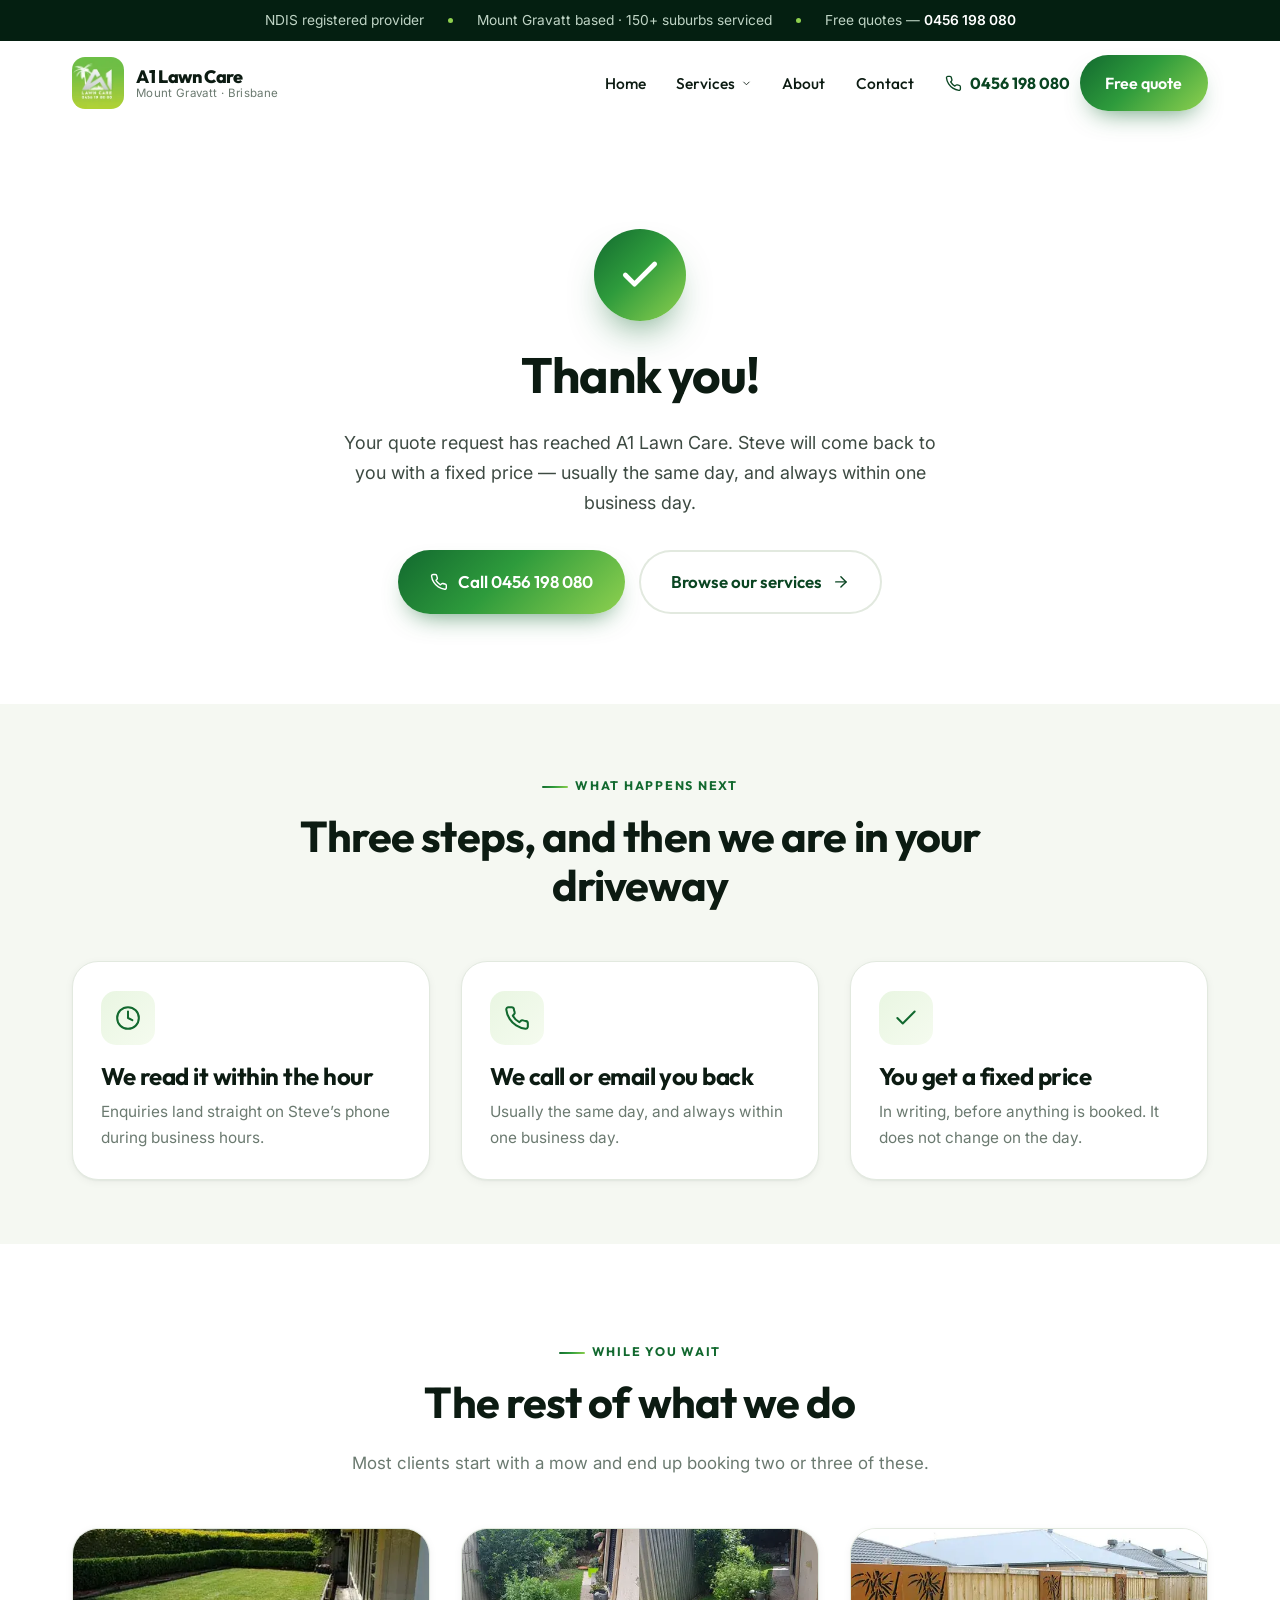
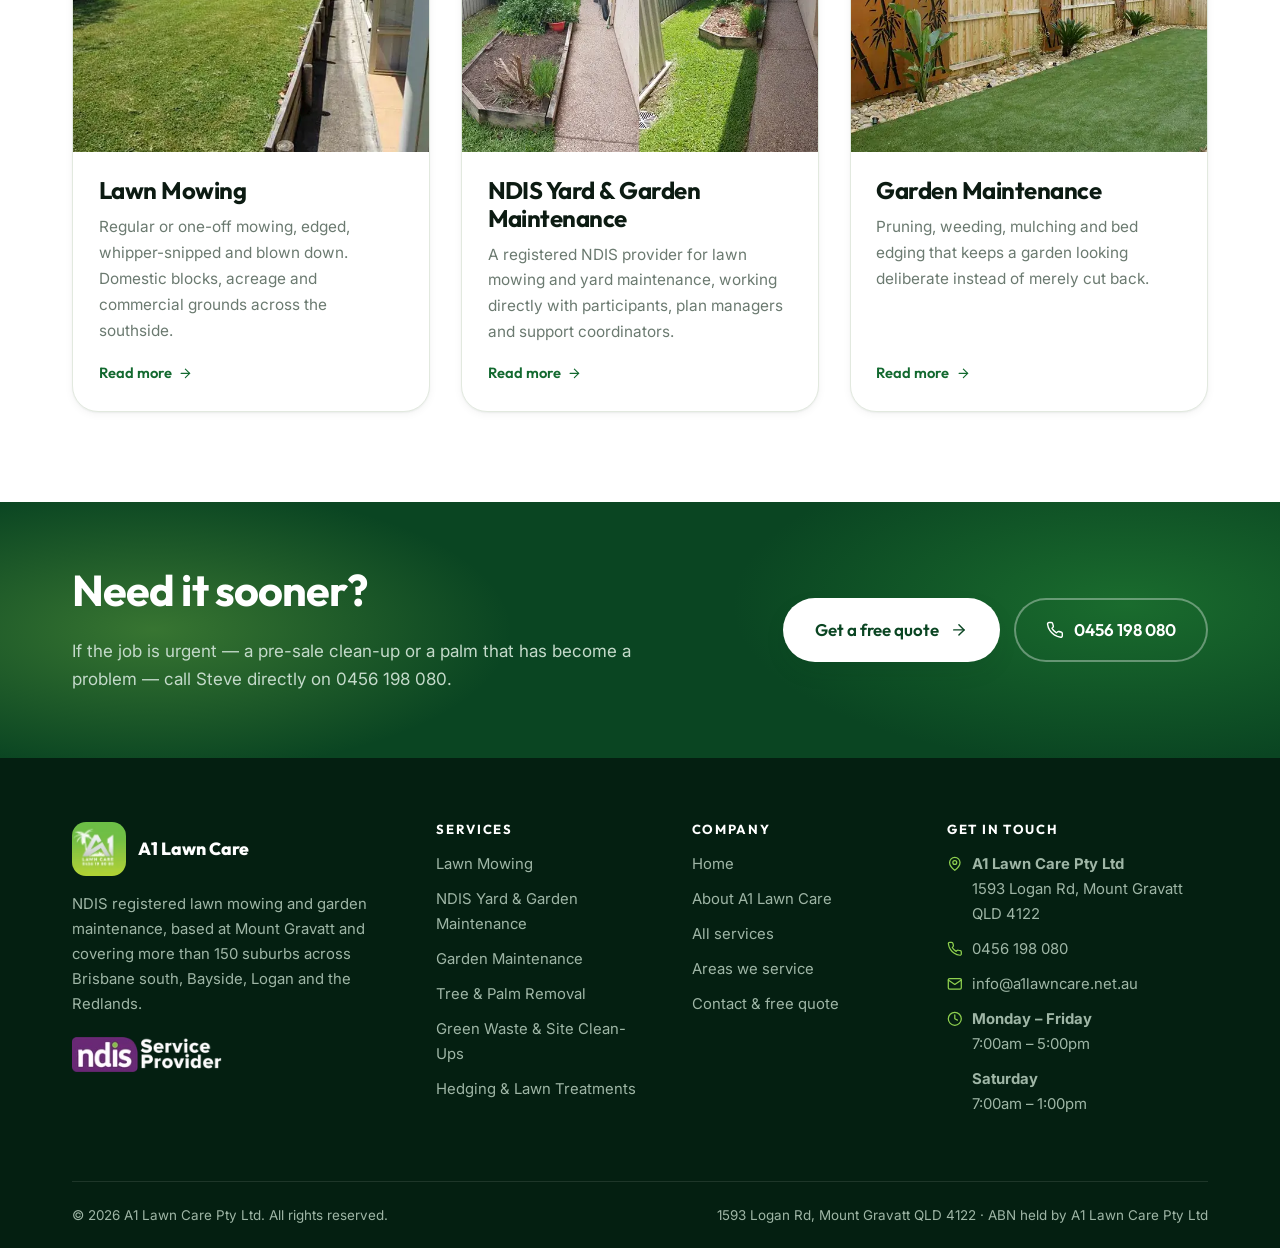
<file: thank-you/index.html>
<!DOCTYPE html>
<html lang="en-AU">
  <head>
    <meta charset="utf-8">
    <!-- Pinch-zoom deliberately left enabled (research section 04) -->
    <meta name="viewport" content="width=device-width, initial-scale=1">
    <title>Thank You | A1 Lawn Care Brisbane</title>
    <meta name="description" content="Thanks for contacting A1 Lawn Care. Your quote request has been received and we will be in touch shortly.">
    <link rel="canonical" href="https://www.a1lawncare.net.au/thank-you/">
    <meta name="robots" content="noindex, follow">
    <meta name="author" content="A1 Lawn Care Pty Ltd">
    <meta name="geo.region" content="AU-QLD">
    <meta name="geo.placename" content="Mount Gravatt, Queensland">
    <meta name="geo.position" content="-27.5406;153.0776">
    <meta name="ICBM" content="-27.5406, 153.0776">

    <meta property="og:type" content="website">
    <meta property="og:locale" content="en_AU">
    <meta property="og:site_name" content="A1 Lawn Care Pty Ltd">
    <meta property="og:title" content="Thank You | A1 Lawn Care Brisbane">
    <meta property="og:description" content="Thanks for contacting A1 Lawn Care. Your quote request has been received and we will be in touch shortly.">
    <meta property="og:url" content="https://www.a1lawncare.net.au/thank-you/">
    <meta property="og:image" content="https://www.a1lawncare.net.au/assets/img/a1-lawn-care-logo-224.webp">
    <meta name="twitter:card" content="summary_large_image">
    <meta name="twitter:title" content="Thank You | A1 Lawn Care Brisbane">
    <meta name="twitter:description" content="Thanks for contacting A1 Lawn Care. Your quote request has been received and we will be in touch shortly.">
    <meta name="twitter:image" content="https://www.a1lawncare.net.au/assets/img/a1-lawn-care-logo-224.webp">

    <meta name="theme-color" content="#05301A">
    <link rel="icon" href="/assets/img/a1-lawn-care-logo-224.webp?v=d3a7d595" type="image/webp">
    <link rel="apple-touch-icon" href="/assets/img/a1-lawn-care-logo-224.webp?v=d3a7d595">

    <link rel="preconnect" href="https://fonts.googleapis.com">
    <link rel="preconnect" href="https://fonts.gstatic.com" crossorigin>
    <link rel="preload" as="style" href="https://fonts.googleapis.com/css2?family=Inter:wght@400;500;600&family=Outfit:wght@500;600;700;800&display=swap">
    <link rel="stylesheet" href="https://fonts.googleapis.com/css2?family=Inter:wght@400;500;600&family=Outfit:wght@500;600;700;800&display=swap" media="print" onload="this.media='all'">
    <noscript><link rel="stylesheet" href="https://fonts.googleapis.com/css2?family=Inter:wght@400;500;600&family=Outfit:wght@500;600;700;800&display=swap"></noscript>
    <link rel="stylesheet" href="/assets/css/site.css?v=129fc083">
    <script>document.documentElement.className += " js";</script>

    <!-- Conversion tracking: installed once, globally. Detects form submissions. -->
    <link rel="preconnect" href="https://link.msgsndr.com" crossorigin>
    <script
      defer
      src="https://link.msgsndr.com/js/external-tracking.js"
      data-tracking-id="tk_6582cb70c3d84289821c555a3d8691f9"
    ></script>
  </head>
  <body>
    <a class="skip-link" href="#main">Skip to content</a>

    <div class="topbar">
      <div class="container topbar-inner">
        <span>NDIS registered provider</span>
        <span class="dot" aria-hidden="true"></span>
        <span>Mount Gravatt based &middot; 150+ suburbs serviced</span>
        <span class="dot" aria-hidden="true"></span>
        <span>Free quotes &mdash; <a href="tel:+61456198080">0456 198 080</a></span>
      </div>
    </div>

    <header class="site-header">
      <div class="container header-inner">
        <a class="brand" href="/">
          <img src="/assets/img/a1-lawn-care-logo-112.webp?v=df842eda"
               srcset="/assets/img/a1-lawn-care-logo-112.webp?v=df842eda 112w,
                       /assets/img/a1-lawn-care-logo-224.webp?v=d3a7d595 224w"
               sizes="52px" width="52" height="52" fetchpriority="high"
               alt="A1 Lawn Care Pty Ltd logo - lawn mowing Brisbane">
          <span class="brand-text">
            <span class="brand-name">A1 Lawn Care</span>
            <span class="brand-tag">Mount Gravatt &middot; Brisbane</span>
          </span>
        </a>

        <nav class="primary-nav" aria-label="Primary">
          <ul>
            <li><a href="/">Home</a></li>
            <li class="has-sub">
              <button type="button" aria-expanded="false">Services <svg viewBox="0 0 24 24" fill="none" stroke="currentColor" stroke-width="1.9" stroke-linecap="round" stroke-linejoin="round" aria-hidden="true"><path d="m6 9 6 6 6-6"/></svg></button>
              <ul class="submenu">
                <li><a href="/services/">All services<span class="sub-desc">The full list</span></a></li>
                <li><a href="/services/lawn-mowing/">Lawn Mowing<span class="sub-desc">lawn mowing mount gravatt</span></a></li><li><a href="/services/ndis-lawn-mowing/">NDIS Yard &amp; Garden Maintenance<span class="sub-desc">ndis mowing</span></a></li><li><a href="/services/garden-maintenance/">Garden Maintenance<span class="sub-desc">garden maintenance brisbane</span></a></li><li><a href="/services/palm-tree-removal/">Tree &amp; Palm Removal<span class="sub-desc">palm tree removal brisbane</span></a></li><li><a href="/services/green-waste-removal/">Green Waste &amp; Site Clean-Ups<span class="sub-desc">green waste removal brisbane</span></a></li><li><a href="/services/hedge-trimming-lawn-treatments/">Hedging &amp; Lawn Treatments<span class="sub-desc">hedge trimming services brisbane</span></a></li>
              </ul>
            </li>
            <li><a href="/about/">About</a></li>
            <li><a href="/contact/">Contact</a></li>
          </ul>
        </nav>

        <div class="header-cta">
          <a class="header-phone" href="tel:+61456198080"><svg viewBox="0 0 24 24" fill="none" stroke="currentColor" stroke-width="1.9" stroke-linecap="round" stroke-linejoin="round" aria-hidden="true"><path d="M22 16.9v3a2 2 0 0 1-2.2 2 19.8 19.8 0 0 1-8.6-3.1 19.5 19.5 0 0 1-6-6A19.8 19.8 0 0 1 2.1 4.2 2 2 0 0 1 4.1 2h3a2 2 0 0 1 2 1.7c.1 1 .4 1.9.7 2.8a2 2 0 0 1-.5 2.1L8.1 9.9a16 16 0 0 0 6 6l1.3-1.2a2 2 0 0 1 2.1-.5c.9.3 1.8.6 2.8.7a2 2 0 0 1 1.7 2Z"/></svg><span class="txt">0456 198 080</span></a>
          <button class="btn" type="button" data-quote-open>Free quote</button>
          <button class="nav-toggle" type="button" aria-label="Open menu" aria-expanded="false">
            <span></span>
          </button>
        </div>
      </div>
    </header>
    <div class="nav-scrim"></div>

    <main id="main">

      <section class="section" style="padding-top:clamp(60px,8vw,110px)">
        <div class="container container--narrow text-center">
          <div class="ty-mark">
            <svg viewBox="0 0 24 24" fill="none" stroke="currentColor" stroke-width="2.6"
                 stroke-linecap="round" stroke-linejoin="round" aria-hidden="true">
              <path d="m20 6-11 11-5-5"/>
            </svg>
          </div>
          <h1 data-lead-name>Thank you!</h1>
          <p style="font-size:1.12rem;max-width:56ch;margin-inline:auto">
            Your quote request has reached A1 Lawn Care. Steve will come back to you with
            a fixed price &mdash; usually the same day, and always within one business day.
          </p>
          <div class="btn-row" style="justify-content:center;margin-top:2rem">
            <a class="btn btn--lg" href="tel:+61456198080"><svg viewBox="0 0 24 24" fill="none" stroke="currentColor" stroke-width="1.9" stroke-linecap="round" stroke-linejoin="round" aria-hidden="true"><path d="M22 16.9v3a2 2 0 0 1-2.2 2 19.8 19.8 0 0 1-8.6-3.1 19.5 19.5 0 0 1-6-6A19.8 19.8 0 0 1 2.1 4.2 2 2 0 0 1 4.1 2h3a2 2 0 0 1 2 1.7c.1 1 .4 1.9.7 2.8a2 2 0 0 1-.5 2.1L8.1 9.9a16 16 0 0 0 6 6l1.3-1.2a2 2 0 0 1 2.1-.5c.9.3 1.8.6 2.8.7a2 2 0 0 1 1.7 2Z"/></svg> Call 0456 198 080</a>
            <a class="btn btn--ghost btn--lg" href="/services/">Browse our services <svg viewBox="0 0 24 24" fill="none" stroke="currentColor" stroke-width="1.9" stroke-linecap="round" stroke-linejoin="round" aria-hidden="true"><path d="M5 12h14"/><path d="m12 5 7 7-7 7"/></svg></a>
          </div>
        </div>
      </section>

      <section class="section section--sand section--tight">
        <div class="container">
          <div class="section-head section-head--center reveal">
            <span class="eyebrow">What happens next</span>
            <h2>Three steps, and then we are in your driveway</h2>
          </div>
          <div class="grid grid--3"><div class="card reveal"><div class="card-icon"><svg viewBox="0 0 24 24" fill="none" stroke="currentColor" stroke-width="1.9" stroke-linecap="round" stroke-linejoin="round" aria-hidden="true"><circle cx="12" cy="12" r="10"/><path d="M12 6v6l4 2"/></svg></div><h3>We read it within the hour</h3><p>Enquiries land straight on Steve’s phone during business hours.</p></div><div class="card reveal"><div class="card-icon"><svg viewBox="0 0 24 24" fill="none" stroke="currentColor" stroke-width="1.9" stroke-linecap="round" stroke-linejoin="round" aria-hidden="true"><path d="M22 16.9v3a2 2 0 0 1-2.2 2 19.8 19.8 0 0 1-8.6-3.1 19.5 19.5 0 0 1-6-6A19.8 19.8 0 0 1 2.1 4.2 2 2 0 0 1 4.1 2h3a2 2 0 0 1 2 1.7c.1 1 .4 1.9.7 2.8a2 2 0 0 1-.5 2.1L8.1 9.9a16 16 0 0 0 6 6l1.3-1.2a2 2 0 0 1 2.1-.5c.9.3 1.8.6 2.8.7a2 2 0 0 1 1.7 2Z"/></svg></div><h3>We call or email you back</h3><p>Usually the same day, and always within one business day.</p></div><div class="card reveal"><div class="card-icon"><svg viewBox="0 0 24 24" fill="none" stroke="currentColor" stroke-width="1.9" stroke-linecap="round" stroke-linejoin="round" aria-hidden="true"><path d="m20 6-11 11-5-5"/></svg></div><h3>You get a fixed price</h3><p>In writing, before anything is booked. It does not change on the day.</p></div></div>
        </div>
      </section>

      <section class="section">
        <div class="container">
          <div class="section-head section-head--center reveal">
            <span class="eyebrow">While you wait</span>
            <h2>The rest of what we do</h2>
            <p>Most clients start with a mow and end up booking two or three of these.</p>
          </div>
          <div class="grid grid--3 reveal-stagger"><a class="card service-card" href="/services/lawn-mowing/">
          <div class="media"><img src="/assets/img/gallery-06-600.webp?v=d070bdd6" srcset="/assets/img/gallery-06-400.webp?v=66a90684 400w, /assets/img/gallery-06-600.webp?v=d070bdd6 600w" sizes="(max-width: 700px) calc(100vw - 44px), (max-width: 1100px) 45vw, 33vw" width="600" height="480" alt="Lawn mowing Mount Gravatt - freshly mown backyard lawn and trimmed hedge line by A1 Lawn Care" decoding="async" loading="lazy"></div>
          <div class="body">
            <h3>Lawn Mowing</h3>
            <p>Regular or one-off mowing, edged, whipper-snipped and blown down. Domestic blocks, acreage and commercial grounds across the southside.</p>
            <span class="more">Read more <svg viewBox="0 0 24 24" fill="none" stroke="currentColor" stroke-width="1.9" stroke-linecap="round" stroke-linejoin="round" aria-hidden="true"><path d="M5 12h14"/><path d="m12 5 7 7-7 7"/></svg></span>
          </div>
        </a><a class="card service-card" href="/services/ndis-lawn-mowing/">
          <div class="media"><img src="/assets/img/gallery-07-600.webp?v=609148aa" srcset="/assets/img/gallery-07-400.webp?v=1fac4a60 400w, /assets/img/gallery-07-600.webp?v=609148aa 600w" sizes="(max-width: 700px) calc(100vw - 44px), (max-width: 1100px) 45vw, 33vw" width="600" height="480" alt="NDIS yard maintenance Brisbane - side path and access kept clear by A1 Lawn Care" decoding="async" loading="lazy"></div>
          <div class="body">
            <h3>NDIS Yard &amp; Garden Maintenance</h3>
            <p>A registered NDIS provider for lawn mowing and yard maintenance, working directly with participants, plan managers and support coordinators.</p>
            <span class="more">Read more <svg viewBox="0 0 24 24" fill="none" stroke="currentColor" stroke-width="1.9" stroke-linecap="round" stroke-linejoin="round" aria-hidden="true"><path d="M5 12h14"/><path d="m12 5 7 7-7 7"/></svg></span>
          </div>
        </a><a class="card service-card" href="/services/garden-maintenance/">
          <div class="media"><img src="/assets/img/gallery-05-600.webp?v=15e21346" srcset="/assets/img/gallery-05-400.webp?v=669c6341 400w, /assets/img/gallery-05-600.webp?v=15e21346 600w" sizes="(max-width: 700px) calc(100vw - 44px), (max-width: 1100px) 45vw, 33vw" width="600" height="480" alt="Garden maintenance Brisbane - mulched garden beds and edged lawn by A1 Lawn Care" decoding="async" loading="lazy"></div>
          <div class="body">
            <h3>Garden Maintenance</h3>
            <p>Pruning, weeding, mulching and bed edging that keeps a garden looking deliberate instead of merely cut back.</p>
            <span class="more">Read more <svg viewBox="0 0 24 24" fill="none" stroke="currentColor" stroke-width="1.9" stroke-linecap="round" stroke-linejoin="round" aria-hidden="true"><path d="M5 12h14"/><path d="m12 5 7 7-7 7"/></svg></span>
          </div>
        </a></div>
        </div>
      </section>

<section class="cta-band">
      <div class="container cta-inner">
        <div class="copy reveal">
          <h2>Need it sooner?</h2>
          <p>If the job is urgent — a pre-sale clean-up or a palm that has become a problem — call Steve directly on 0456 198 080.</p>
        </div>
        <div class="btn-row reveal">
          <a class="btn btn--light btn--lg" href="/contact/">Get a free quote <svg viewBox="0 0 24 24" fill="none" stroke="currentColor" stroke-width="1.9" stroke-linecap="round" stroke-linejoin="round" aria-hidden="true"><path d="M5 12h14"/><path d="m12 5 7 7-7 7"/></svg></a>
          <a class="btn btn--outline-light btn--lg" href="tel:+61456198080"><svg viewBox="0 0 24 24" fill="none" stroke="currentColor" stroke-width="1.9" stroke-linecap="round" stroke-linejoin="round" aria-hidden="true"><path d="M22 16.9v3a2 2 0 0 1-2.2 2 19.8 19.8 0 0 1-8.6-3.1 19.5 19.5 0 0 1-6-6A19.8 19.8 0 0 1 2.1 4.2 2 2 0 0 1 4.1 2h3a2 2 0 0 1 2 1.7c.1 1 .4 1.9.7 2.8a2 2 0 0 1-.5 2.1L8.1 9.9a16 16 0 0 0 6 6l1.3-1.2a2 2 0 0 1 2.1-.5c.9.3 1.8.6 2.8.7a2 2 0 0 1 1.7 2Z"/></svg> 0456 198 080</a>
        </div>
      </div>
    </section>

    </main>

    <footer class="site-footer">
      <div class="container">
        <div class="footer-main">
          <div>
            <a class="footer-brand" href="/">
              <img src="/assets/img/a1-lawn-care-logo-112.webp?v=df842eda"
                   srcset="/assets/img/a1-lawn-care-logo-112.webp?v=df842eda 112w,
                           /assets/img/a1-lawn-care-logo-224.webp?v=d3a7d595 224w"
                   sizes="54px" width="54" height="54" loading="lazy"
                   alt="A1 Lawn Care Pty Ltd logo">
              <span>A1 Lawn Care</span>
            </a>
            <p>NDIS registered lawn mowing and garden maintenance, based at Mount
               Gravatt and covering more than 150 suburbs across Brisbane south,
               Bayside, Logan and the Redlands.</p>
            <img class="footer-ndis" src="/assets/img/ndis-registered-provider-logo-180.webp?v=d63b420c"
                 srcset="/assets/img/ndis-registered-provider-logo-180.webp?v=d63b420c 180w,
                         /assets/img/ndis-registered-provider-logo-360.webp?v=db3ee031 360w"
                 sizes="150px" width="150" height="35" loading="lazy"
                 alt="NDIS registered provider - A1 Lawn Care Brisbane">
          </div>

          <div>
            <h3>Services</h3>
            <ul><li><a href="/services/lawn-mowing/">Lawn Mowing</a></li><li><a href="/services/ndis-lawn-mowing/">NDIS Yard &amp; Garden Maintenance</a></li><li><a href="/services/garden-maintenance/">Garden Maintenance</a></li><li><a href="/services/palm-tree-removal/">Tree &amp; Palm Removal</a></li><li><a href="/services/green-waste-removal/">Green Waste &amp; Site Clean-Ups</a></li><li><a href="/services/hedge-trimming-lawn-treatments/">Hedging &amp; Lawn Treatments</a></li></ul>
          </div>

          <div>
            <h3>Company</h3>
            <ul>
              <li><a href="/">Home</a></li>
              <li><a href="/about/">About A1 Lawn Care</a></li>
              <li><a href="/services/">All services</a></li>
              <li><a href="/#areas">Areas we service</a></li>
              <li><a href="/contact/">Contact &amp; free quote</a></li>
            </ul>
          </div>

          <div>
            <h3>Get in touch</h3>
            <div class="footer-nap">
              <div><svg viewBox="0 0 24 24" fill="none" stroke="currentColor" stroke-width="1.9" stroke-linecap="round" stroke-linejoin="round" aria-hidden="true"><path d="M20 10c0 6-8 12-8 12s-8-6-8-12a8 8 0 0 1 16 0Z"/><circle cx="12" cy="10" r="3"/></svg><span><strong>A1 Lawn Care Pty Ltd</strong><br>1593 Logan Rd, Mount Gravatt QLD 4122</span></div>
              <div><svg viewBox="0 0 24 24" fill="none" stroke="currentColor" stroke-width="1.9" stroke-linecap="round" stroke-linejoin="round" aria-hidden="true"><path d="M22 16.9v3a2 2 0 0 1-2.2 2 19.8 19.8 0 0 1-8.6-3.1 19.5 19.5 0 0 1-6-6A19.8 19.8 0 0 1 2.1 4.2 2 2 0 0 1 4.1 2h3a2 2 0 0 1 2 1.7c.1 1 .4 1.9.7 2.8a2 2 0 0 1-.5 2.1L8.1 9.9a16 16 0 0 0 6 6l1.3-1.2a2 2 0 0 1 2.1-.5c.9.3 1.8.6 2.8.7a2 2 0 0 1 1.7 2Z"/></svg><a href="tel:+61456198080">0456 198 080</a></div>
              <div><svg viewBox="0 0 24 24" fill="none" stroke="currentColor" stroke-width="1.9" stroke-linecap="round" stroke-linejoin="round" aria-hidden="true"><path d="M4 4h16a2 2 0 0 1 2 2v12a2 2 0 0 1-2 2H4a2 2 0 0 1-2-2V6a2 2 0 0 1 2-2Z"/><path d="m22 6-10 7L2 6"/></svg><a href="mailto:info@a1lawncare.net.au">info@a1lawncare.net.au</a></div>
              <div><svg viewBox="0 0 24 24" fill="none" stroke="currentColor" stroke-width="1.9" stroke-linecap="round" stroke-linejoin="round" aria-hidden="true"><circle cx="12" cy="12" r="10"/><path d="M12 6v6l4 2"/></svg><span><strong>Monday – Friday</strong><br>7:00am – 5:00pm</span></div><div><span style="padding-left:1.7em"><strong>Saturday</strong><br>7:00am – 1:00pm</span></div>
            </div>
          </div>
        </div>

        <div class="footer-bottom">
          <span>&copy; 2026 A1 Lawn Care Pty Ltd. All rights reserved.</span>
          <span>1593 Logan Rd, Mount Gravatt QLD 4122 &middot; ABN held by A1 Lawn Care Pty Ltd</span>
        </div>
      </div>
    </footer>

    <button class="to-top" type="button" aria-label="Back to top"><svg viewBox="0 0 24 24" fill="none" stroke="currentColor" stroke-width="1.9" stroke-linecap="round" stroke-linejoin="round" aria-hidden="true"><path d="m18 15-6-6-6 6"/></svg></button>

    <div class="mobile-bar">
      <a href="tel:+61456198080"><svg viewBox="0 0 24 24" fill="none" stroke="currentColor" stroke-width="1.9" stroke-linecap="round" stroke-linejoin="round" aria-hidden="true"><path d="M22 16.9v3a2 2 0 0 1-2.2 2 19.8 19.8 0 0 1-8.6-3.1 19.5 19.5 0 0 1-6-6A19.8 19.8 0 0 1 2.1 4.2 2 2 0 0 1 4.1 2h3a2 2 0 0 1 2 1.7c.1 1 .4 1.9.7 2.8a2 2 0 0 1-.5 2.1L8.1 9.9a16 16 0 0 0 6 6l1.3-1.2a2 2 0 0 1 2.1-.5c.9.3 1.8.6 2.8.7a2 2 0 0 1 1.7 2Z"/></svg>Call now</a>
      <button class="primary" type="button" data-quote-open><svg viewBox="0 0 24 24" fill="none" stroke="currentColor" stroke-width="1.9" stroke-linecap="round" stroke-linejoin="round" aria-hidden="true"><path d="M4 4h16a2 2 0 0 1 2 2v12a2 2 0 0 1-2 2H4a2 2 0 0 1-2-2V6a2 2 0 0 1 2-2Z"/><path d="m22 6-10 7L2 6"/></svg>Free quote</button>
    </div>

    <!-- defer: runs after the deferred tracking script in <head>, before DOMContentLoaded -->
    <script src="/assets/js/site.js?v=daf772f8" defer></script>
<div class="modal" id="quote-modal" hidden>
      <div class="modal-backdrop" data-modal-close></div>
      <div class="modal-panel quote-card" role="dialog" aria-modal="true"
           aria-labelledby="quote-modal-title">
        <button class="modal-close" type="button" data-modal-close aria-label="Close quote form">
          <svg viewBox="0 0 24 24" fill="none" stroke="currentColor" stroke-width="2.2"
               stroke-linecap="round" aria-hidden="true"><path d="M18 6 6 18M6 6l12 12"/></svg>
        </button>
        <form class="js-quote-form" id="modal-quote" data-redirect="/thank-you/"
            action="/thank-you/" method="post" novalidate>
        <h2 id="quote-modal-title">Get a free quote</h2>
        <p class="quote-sub">Tell us about the property and we will come back with a fixed price.</p>

        <!-- Honeypot -->
        <div class="hp-field" aria-hidden="true">
          <label for="modal-quote-hp">Leave this field empty</label>
          <input type="text" id="modal-quote-hp" name="a1_hp" tabindex="-1"
                 autocomplete="off" aria-hidden="true">
        </div>

        <div class="field-row">
          <div class="field">
            <label for="modal-quote-name">Name <span class="req" aria-hidden="true">*</span></label>
            <input type="text" id="modal-quote-name" name="full_name" autocomplete="name"
                   placeholder="Your full name" required>
            <span class="err" role="alert"></span>
          </div>
          <div class="field">
            <label for="modal-quote-phone">Phone <span class="req" aria-hidden="true">*</span></label>
            <input type="tel" id="modal-quote-phone" name="phone" autocomplete="tel"
                   placeholder="04__ ___ ___" required>
            <span class="err" role="alert"></span>
          </div>
        </div>

        <div class="field">
          <label for="modal-quote-email">Email <span class="req" aria-hidden="true">*</span></label>
          <input type="email" id="modal-quote-email" name="email" autocomplete="email"
                 placeholder="you@example.com.au" required>
          <span class="err" role="alert"></span>
        </div>

        <div class="field">
          <label for="modal-quote-address">Property address <span class="req" aria-hidden="true">*</span></label>
          <input type="text" id="modal-quote-address" name="property_address"
                 autocomplete="street-address"
                 placeholder="Street, suburb — e.g. 12 Example St, Sunnybank" required>
          <span class="err" role="alert"></span>
        </div>

        <div class="field-row">
          <div class="field">
            <label for="modal-quote-size">Property size</label>
            <select id="modal-quote-size" name="property_size">
              <option value="">Select a size&hellip;</option>
              <option value="Small yard / courtyard">Small yard / courtyard</option><option value="Standard suburban block (up to 600m²)">Standard suburban block (up to 600m²)</option><option value="Large block (600–1000m²)">Large block (600–1000m²)</option><option value="Acreage (1000m²+)">Acreage (1000m²+)</option><option value="Commercial / body corporate">Commercial / body corporate</option><option value="Not sure">Not sure</option>
            </select>
          </div>
          <div class="field">
            <label for="modal-quote-service">Service needed <span class="req" aria-hidden="true">*</span></label>
            <select id="modal-quote-service" name="service_needed" required>
              <option value="">Select a service&hellip;</option>
              <option value="Lawn mowing">Lawn mowing</option><option value="NDIS yard &amp; garden maintenance">NDIS yard &amp; garden maintenance</option><option value="Garden maintenance">Garden maintenance</option><option value="Tree &amp; palm removal">Tree &amp; palm removal</option><option value="Green waste removal / yard clean-up">Green waste removal / yard clean-up</option><option value="Hedge trimming">Hedge trimming</option><option value="Lawn coring &amp; top dressing">Lawn coring &amp; top dressing</option><option value="Weed control">Weed control</option><option value="Something else">Something else</option>
            </select>
            <span class="err" role="alert"></span>
          </div>
        </div>

        <div class="field">
          <label for="modal-quote-notes">Job notes</label>
          <textarea id="modal-quote-notes" name="job_notes"
                    placeholder="Anything we should know — gate access, dogs, how long it has been, NDIS plan details&hellip;"></textarea>
        </div>

        <button class="btn btn--lg btn--block" type="submit">
          <span class="btn-spinner" aria-hidden="true"></span>
          <svg class="btn-tick" viewBox="0 0 24 24" fill="none" stroke="currentColor"
               stroke-width="2.6" stroke-linecap="round" stroke-linejoin="round"
               aria-hidden="true"><path d="m20 6-11 11-5-5"/></svg>
          <span class="btn-text">Get my free quote</span>
          <span class="btn-arrow"><svg viewBox="0 0 24 24" fill="none" stroke="currentColor" stroke-width="1.9" stroke-linecap="round" stroke-linejoin="round" aria-hidden="true"><path d="M5 12h14"/><path d="m12 5 7 7-7 7"/></svg></span>
        </button>
        <p class="form-status" role="status" aria-live="polite"></p>
        <p class="form-fineprint">No obligation. We usually reply the same day, and
           always within one business day.</p>
      </form>
        <div class="ndis-note"><svg viewBox="0 0 24 24" fill="none" stroke="currentColor" stroke-width="1.9" stroke-linecap="round" stroke-linejoin="round" aria-hidden="true"><path d="M12 22s8-4 8-10V5l-8-3-8 3v7c0 6 8 10 8 10Z"/><path d="m9 12 2 2 4-4"/></svg>
          <span><strong>NDIS participants welcome.</strong> We are a registered
          provider and invoice plan managers directly &mdash; just mention it in the
          job notes.</span>
        </div>
      </div>
    </div>
  </body>
</html>
</file>
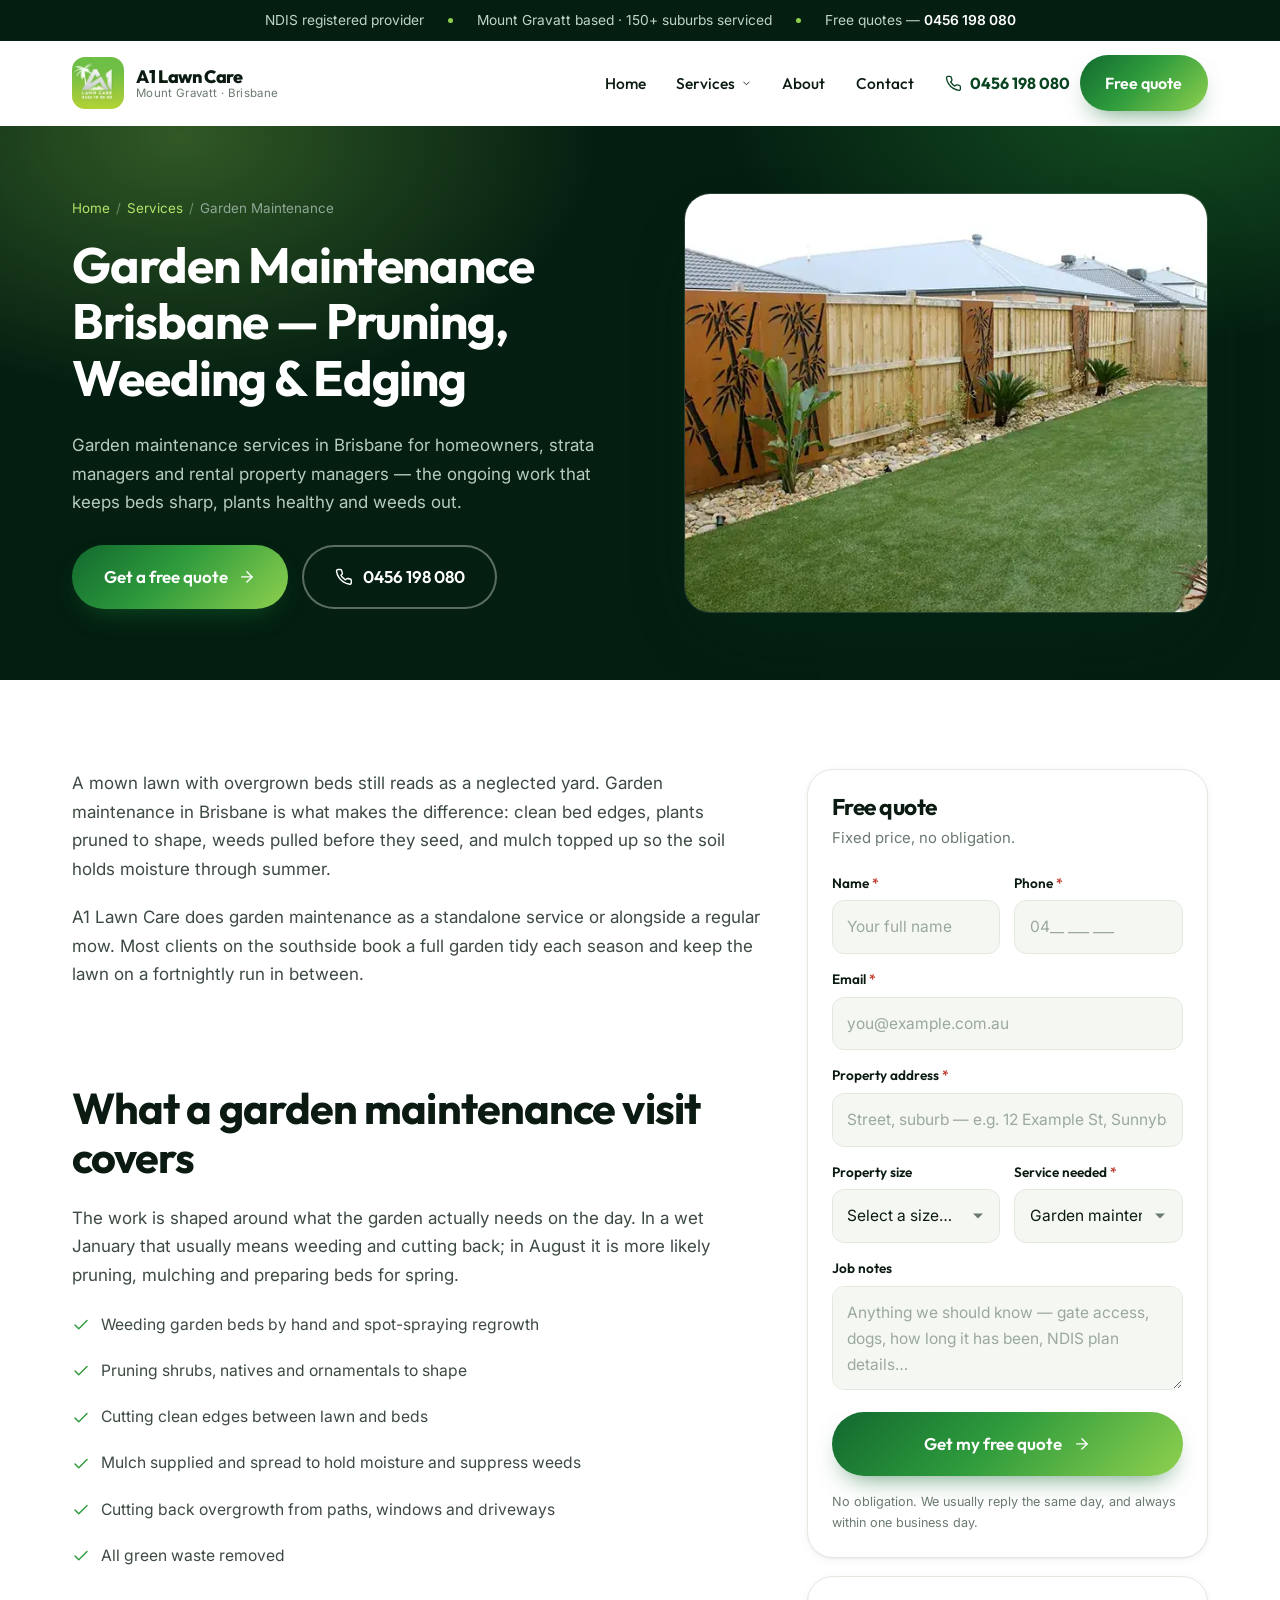
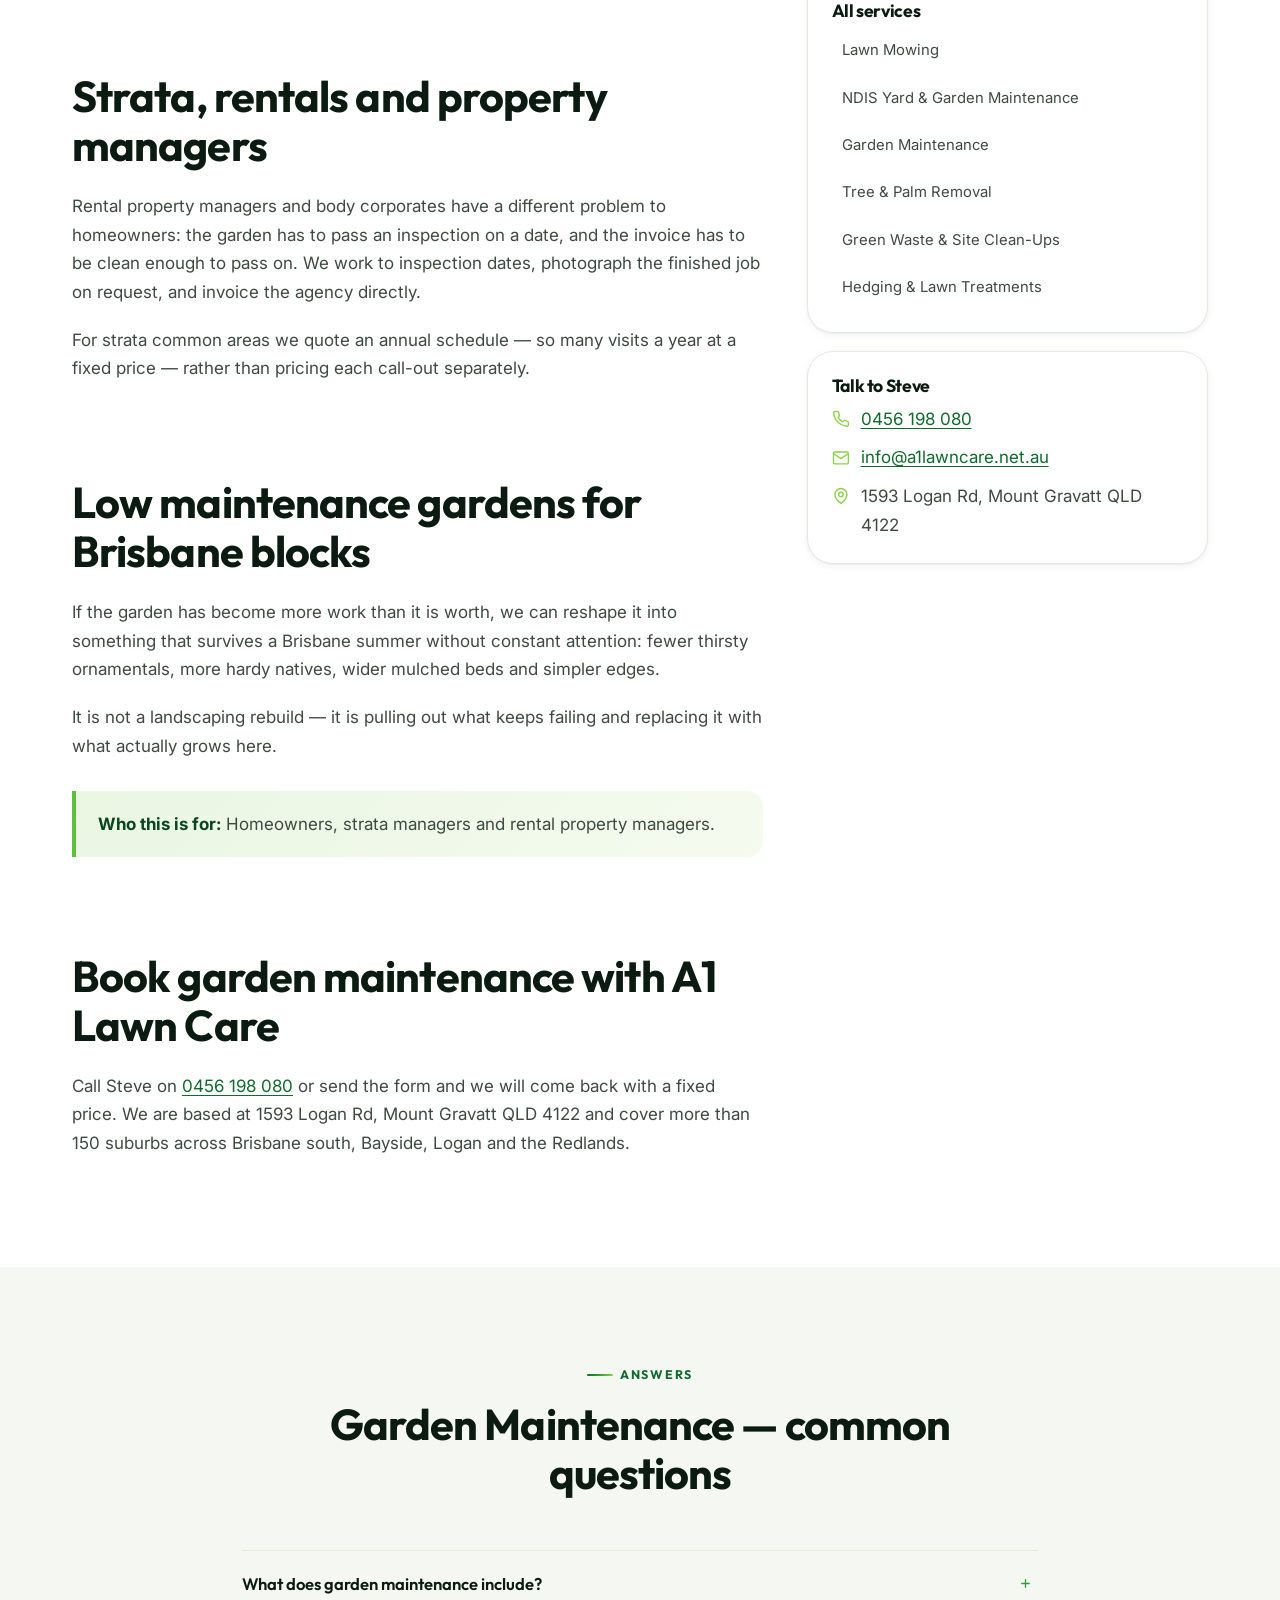
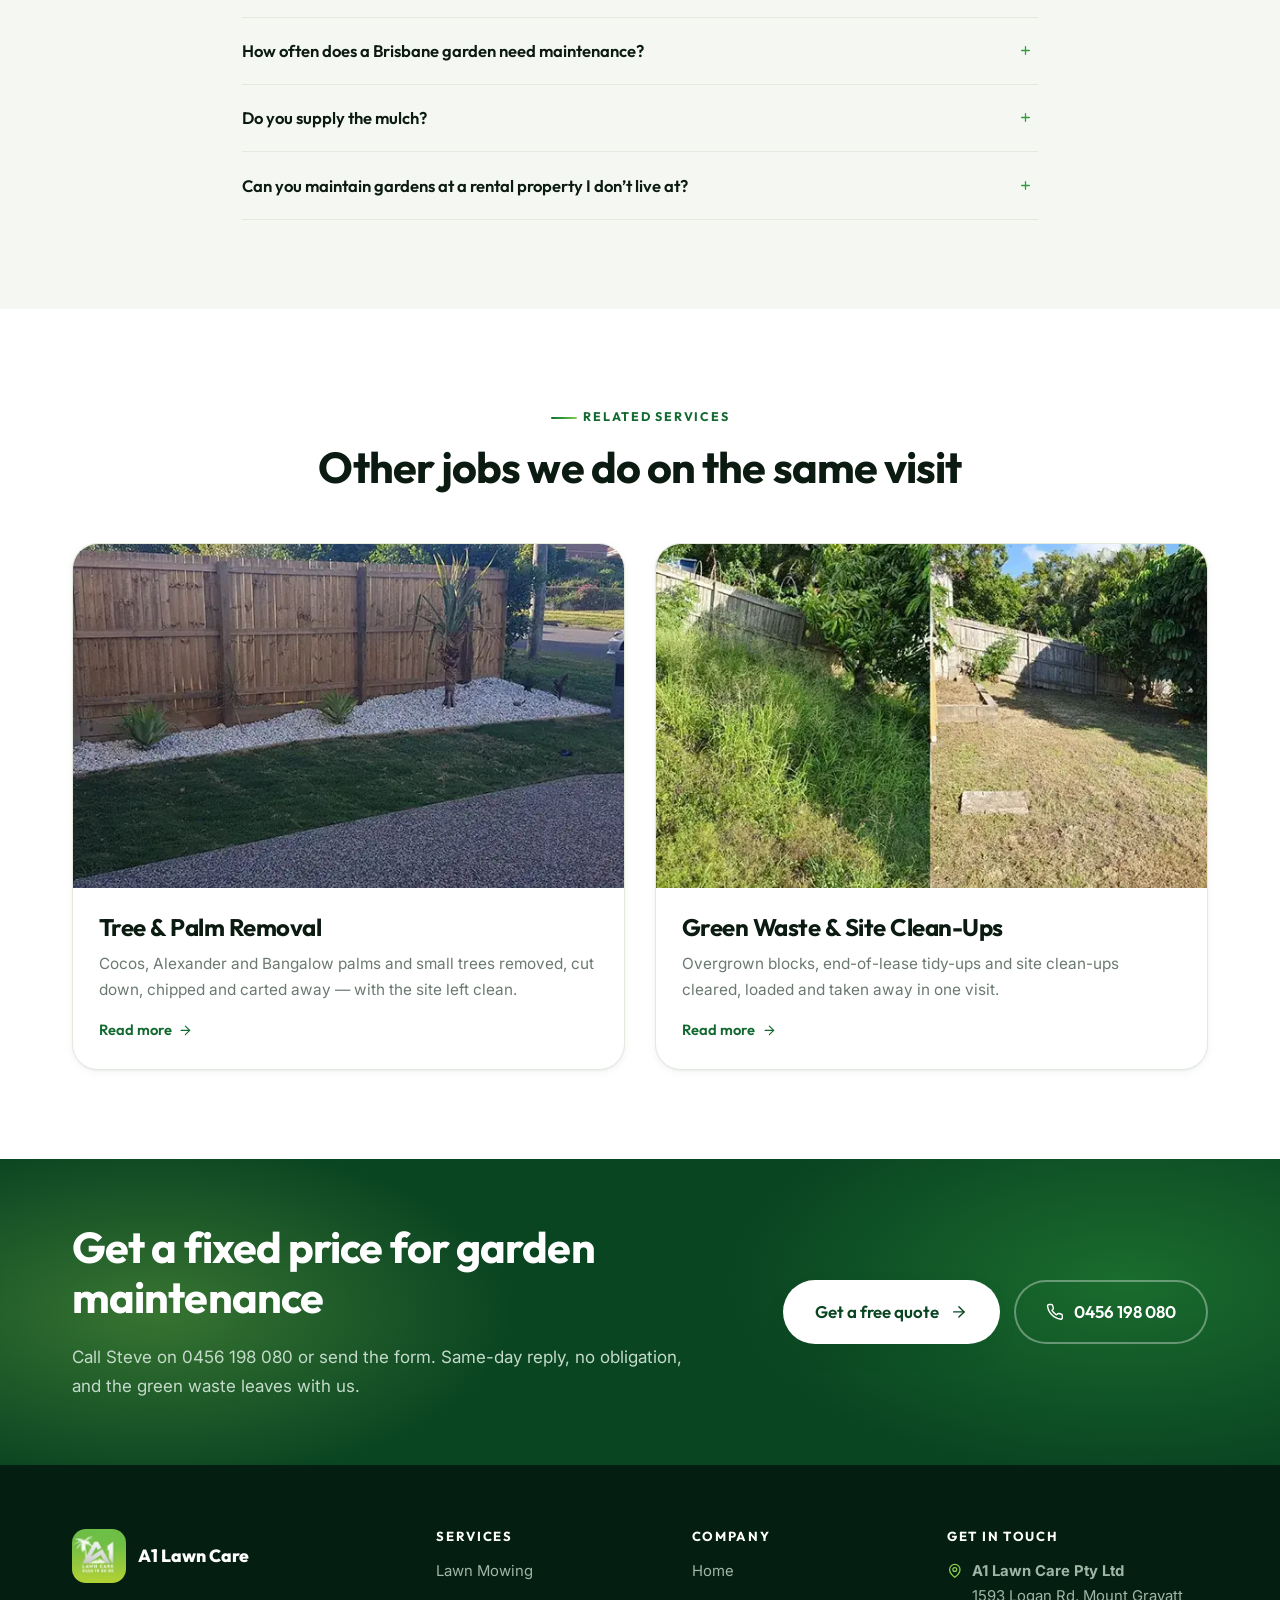
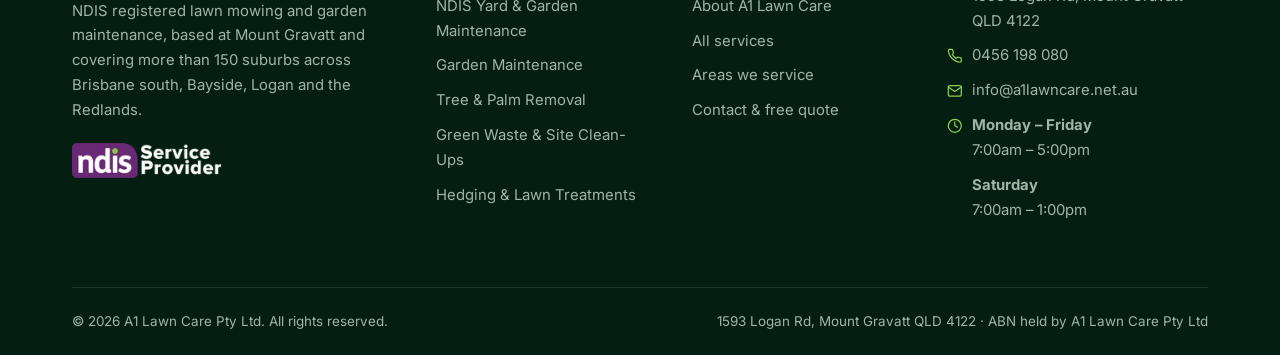
<file: services/garden-maintenance/index.html>
<!DOCTYPE html>
<html lang="en-AU">
  <head>
    <meta charset="utf-8">
    <!-- Pinch-zoom deliberately left enabled (research section 04) -->
    <meta name="viewport" content="width=device-width, initial-scale=1">
    <title>Garden Maintenance Brisbane | A1 Lawn Care</title>
    <meta name="description" content="Garden maintenance in Brisbane - pruning, weeding, mulching and edging for homeowners, strata and rentals. A1 Lawn Care, Mount Gravatt.">
    <link rel="canonical" href="https://www.a1lawncare.net.au/services/garden-maintenance/">
    <meta name="robots" content="index, follow, max-image-preview:large, max-snippet:-1, max-video-preview:-1">
    <meta name="author" content="A1 Lawn Care Pty Ltd">
    <meta name="geo.region" content="AU-QLD">
    <meta name="geo.placename" content="Mount Gravatt, Queensland">
    <meta name="geo.position" content="-27.5406;153.0776">
    <meta name="ICBM" content="-27.5406, 153.0776">

    <meta property="og:type" content="website">
    <meta property="og:locale" content="en_AU">
    <meta property="og:site_name" content="A1 Lawn Care Pty Ltd">
    <meta property="og:title" content="Garden Maintenance Brisbane | A1 Lawn Care">
    <meta property="og:description" content="Garden maintenance in Brisbane - pruning, weeding, mulching and edging for homeowners, strata and rentals. A1 Lawn Care, Mount Gravatt.">
    <meta property="og:url" content="https://www.a1lawncare.net.au/services/garden-maintenance/">
    <meta property="og:image" content="https://www.a1lawncare.net.au/assets/img/gallery-05-600.webp">
    <meta name="twitter:card" content="summary_large_image">
    <meta name="twitter:title" content="Garden Maintenance Brisbane | A1 Lawn Care">
    <meta name="twitter:description" content="Garden maintenance in Brisbane - pruning, weeding, mulching and edging for homeowners, strata and rentals. A1 Lawn Care, Mount Gravatt.">
    <meta name="twitter:image" content="https://www.a1lawncare.net.au/assets/img/gallery-05-600.webp">

    <meta name="theme-color" content="#05301A">
    <link rel="icon" href="/assets/img/a1-lawn-care-logo-224.webp?v=d3a7d595" type="image/webp">
    <link rel="apple-touch-icon" href="/assets/img/a1-lawn-care-logo-224.webp?v=d3a7d595">

    <link rel="preconnect" href="https://fonts.googleapis.com">
    <link rel="preconnect" href="https://fonts.gstatic.com" crossorigin>
    <link rel="preload" as="style" href="https://fonts.googleapis.com/css2?family=Inter:wght@400;500;600&family=Outfit:wght@500;600;700;800&display=swap">
    <link rel="stylesheet" href="https://fonts.googleapis.com/css2?family=Inter:wght@400;500;600&family=Outfit:wght@500;600;700;800&display=swap" media="print" onload="this.media='all'">
    <noscript><link rel="stylesheet" href="https://fonts.googleapis.com/css2?family=Inter:wght@400;500;600&family=Outfit:wght@500;600;700;800&display=swap"></noscript>
    <link rel="stylesheet" href="/assets/css/site.css?v=129fc083">
    <script>document.documentElement.className += " js";</script>

    <!-- Conversion tracking: installed once, globally. Detects form submissions. -->
    <link rel="preconnect" href="https://link.msgsndr.com" crossorigin>
    <script
      defer
      src="https://link.msgsndr.com/js/external-tracking.js"
      data-tracking-id="tk_6582cb70c3d84289821c555a3d8691f9"
    ></script>
    <script type="application/ld+json">{"@context":"https://schema.org","@type":"LandscapingBusiness","@id":"https://www.a1lawncare.net.au/#business","name":"A1 Lawn Care Pty Ltd","alternateName":"A1 Lawn Care","url":"https://www.a1lawncare.net.au/","telephone":"+61456198080","email":"info@a1lawncare.net.au","image":"https://www.a1lawncare.net.au/assets/img/a1-lawn-care-logo-224.webp","logo":"https://www.a1lawncare.net.au/assets/img/a1-lawn-care-logo-224.webp","priceRange":"$$","currenciesAccepted":"AUD","paymentAccepted":"Cash, Bank transfer, Credit card, NDIS plan managed","foundingDate":"2019","description":"NDIS registered lawn mowing, garden maintenance, hedging, palm removal and green waste removal across Brisbane south, Bayside, Logan and the Redlands. Based at 1593 Logan Rd, Mount Gravatt QLD 4122.","address":{"@type":"PostalAddress","streetAddress":"1593 Logan Rd","addressLocality":"Mount Gravatt","addressRegion":"QLD","postalCode":"4122","addressCountry":"AU"},"geo":{"@type":"GeoCoordinates","latitude":-27.5406,"longitude":153.0776},"hasMap":"https://www.google.com/maps/search/?api=1&query=1593+Logan+Rd+Mount+Gravatt+QLD+4122","sameAs":["https://www.facebook.com/NDISmowing"],"openingHoursSpecification":[{"@type":"OpeningHoursSpecification","dayOfWeek":["Monday","Tuesday","Wednesday","Thursday","Friday"],"opens":"07:00","closes":"17:00"},{"@type":"OpeningHoursSpecification","dayOfWeek":["Saturday"],"opens":"07:00","closes":"13:00"}],"areaServed":[{"@type":"City","name":"Brisbane","addressRegion":"QLD","addressCountry":"AU"},{"@type":"City","name":"Logan City","addressRegion":"QLD","addressCountry":"AU"},{"@type":"City","name":"Redland City","addressRegion":"QLD","addressCountry":"AU"},{"@type":"Place","name":"Mount Gravatt, QLD"},{"@type":"Place","name":"Mount Gravatt East, QLD"},{"@type":"Place","name":"Upper Mount Gravatt, QLD"},{"@type":"Place","name":"Wishart, QLD"},{"@type":"Place","name":"Mansfield, QLD"},{"@type":"Place","name":"Holland Park, QLD"},{"@type":"Place","name":"Holland Park West, QLD"},{"@type":"Place","name":"Tarragindi, QLD"},{"@type":"Place","name":"Greenslopes, QLD"},{"@type":"Place","name":"Coorparoo, QLD"},{"@type":"Place","name":"Camp Hill, QLD"},{"@type":"Place","name":"Carina, QLD"},{"@type":"Place","name":"Carina Heights, QLD"},{"@type":"Place","name":"Annerley, QLD"},{"@type":"Place","name":"Fairfield, QLD"},{"@type":"Place","name":"Yeronga, QLD"},{"@type":"Place","name":"Yeerongpilly, QLD"},{"@type":"Place","name":"Tennyson, QLD"},{"@type":"Place","name":"Moorooka, QLD"},{"@type":"Place","name":"Salisbury, QLD"},{"@type":"Place","name":"Rocklea, QLD"},{"@type":"Place","name":"Coopers Plains, QLD"},{"@type":"Place","name":"Robertson, QLD"},{"@type":"Place","name":"Sunnybank, QLD"},{"@type":"Place","name":"Sunnybank Hills, QLD"},{"@type":"Place","name":"Macgregor, QLD"},{"@type":"Place","name":"Eight Mile Plains, QLD"},{"@type":"Place","name":"Runcorn, QLD"},{"@type":"Place","name":"Kuraby, QLD"},{"@type":"Place","name":"Stretton, QLD"},{"@type":"Place","name":"Calamvale, QLD"},{"@type":"Place","name":"Algester, QLD"},{"@type":"Place","name":"Parkinson, QLD"},{"@type":"Place","name":"Drewvale, QLD"},{"@type":"Place","name":"Acacia Ridge, QLD"},{"@type":"Place","name":"Archerfield, QLD"},{"@type":"Place","name":"Willawong, QLD"},{"@type":"Place","name":"Larapinta, QLD"},{"@type":"Place","name":"Pallara, QLD"},{"@type":"Place","name":"Heathwood, QLD"},{"@type":"Place","name":"Doolandella, QLD"},{"@type":"Place","name":"Durack, QLD"},{"@type":"Place","name":"Inala, QLD"},{"@type":"Place","name":"Richlands, QLD"},{"@type":"Place","name":"Ellen Grove, QLD"},{"@type":"Place","name":"Forest Lake, QLD"},{"@type":"Place","name":"Oxley, QLD"},{"@type":"Place","name":"Darra, QLD"},{"@type":"Place","name":"Wacol, QLD"},{"@type":"Place","name":"Sherwood, QLD"},{"@type":"Place","name":"Corinda, QLD"},{"@type":"Place","name":"Graceville, QLD"},{"@type":"Place","name":"Chelmer, QLD"},{"@type":"Place","name":"Jindalee, QLD"},{"@type":"Place","name":"Mount Ommaney, QLD"},{"@type":"Place","name":"Sinnamon Park, QLD"},{"@type":"Place","name":"Seventeen Mile Rocks, QLD"},{"@type":"Place","name":"Sumner, QLD"},{"@type":"Place","name":"Riverhills, QLD"},{"@type":"Place","name":"Westlake, QLD"},{"@type":"Place","name":"Middle Park, QLD"},{"@type":"Place","name":"Jamboree Heights, QLD"},{"@type":"Place","name":"Nathan, QLD"},{"@type":"Place","name":"Dutton Park, QLD"},{"@type":"Place","name":"Highgate Hill, QLD"},{"@type":"Place","name":"Rochedale, QLD"},{"@type":"Place","name":"Mackenzie, QLD"},{"@type":"Place","name":"Burbank, QLD"},{"@type":"Place","name":"Carindale, QLD"},{"@type":"Place","name":"Cannon Hill, QLD"},{"@type":"Place","name":"Tingalpa, QLD"},{"@type":"Place","name":"Wakerley, QLD"},{"@type":"Place","name":"Gumdale, QLD"},{"@type":"Place","name":"Chandler, QLD"},{"@type":"Place","name":"Belmont, QLD"},{"@type":"Place","name":"Ransome, QLD"},{"@type":"Place","name":"Murarrie, QLD"},{"@type":"Place","name":"Hemmant, QLD"},{"@type":"Place","name":"Lytton, QLD"},{"@type":"Place","name":"Wynnum, QLD"},{"@type":"Place","name":"Wynnum West, QLD"},{"@type":"Place","name":"Wynnum North, QLD"},{"@type":"Place","name":"Manly, QLD"},{"@type":"Place","name":"Manly West, QLD"},{"@type":"Place","name":"Lota, QLD"},{"@type":"Place","name":"Bulimba, QLD"},{"@type":"Place","name":"Hawthorne, QLD"},{"@type":"Place","name":"Balmoral, QLD"},{"@type":"Place","name":"Morningside, QLD"},{"@type":"Place","name":"Norman Park, QLD"},{"@type":"Place","name":"Seven Hills, QLD"},{"@type":"Place","name":"East Brisbane, QLD"},{"@type":"Place","name":"Springwood, QLD"},{"@type":"Place","name":"Slacks Creek, QLD"},{"@type":"Place","name":"Daisy Hill, QLD"},{"@type":"Place","name":"Shailer Park, QLD"},{"@type":"Place","name":"Tanah Merah, QLD"},{"@type":"Place","name":"Loganholme, QLD"},{"@type":"Place","name":"Cornubia, QLD"},{"@type":"Place","name":"Carbrook, QLD"},{"@type":"Place","name":"Underwood, QLD"},{"@type":"Place","name":"Rochedale South, QLD"},{"@type":"Place","name":"Priestdale, QLD"},{"@type":"Place","name":"Kingston, QLD"},{"@type":"Place","name":"Woodridge, QLD"},{"@type":"Place","name":"Logan Central, QLD"},{"@type":"Place","name":"Marsden, QLD"},{"@type":"Place","name":"Crestmead, QLD"},{"@type":"Place","name":"Berrinba, QLD"},{"@type":"Place","name":"Browns Plains, QLD"},{"@type":"Place","name":"Hillcrest, QLD"},{"@type":"Place","name":"Regents Park, QLD"},{"@type":"Place","name":"Heritage Park, QLD"},{"@type":"Place","name":"Boronia Heights, QLD"},{"@type":"Place","name":"Forestdale, QLD"},{"@type":"Place","name":"Greenbank, QLD"},{"@type":"Place","name":"Park Ridge, QLD"},{"@type":"Place","name":"Munruben, QLD"},{"@type":"Place","name":"Logan Reserve, QLD"},{"@type":"Place","name":"Waterford, QLD"},{"@type":"Place","name":"Waterford West, QLD"},{"@type":"Place","name":"Loganlea, QLD"},{"@type":"Place","name":"Meadowbrook, QLD"},{"@type":"Place","name":"Bethania, QLD"},{"@type":"Place","name":"Holmview, QLD"},{"@type":"Place","name":"Edens Landing, QLD"},{"@type":"Place","name":"Eagleby, QLD"},{"@type":"Place","name":"Beenleigh, QLD"},{"@type":"Place","name":"Mount Warren Park, QLD"},{"@type":"Place","name":"Windaroo, QLD"},{"@type":"Place","name":"Bannockburn, QLD"},{"@type":"Place","name":"Yarrabilba, QLD"},{"@type":"Place","name":"Jimboomba, QLD"},{"@type":"Place","name":"Cedar Vale, QLD"},{"@type":"Place","name":"Flagstone, QLD"},{"@type":"Place","name":"Capalaba, QLD"},{"@type":"Place","name":"Cleveland, QLD"},{"@type":"Place","name":"Alexandra Hills, QLD"},{"@type":"Place","name":"Birkdale, QLD"},{"@type":"Place","name":"Ormiston, QLD"},{"@type":"Place","name":"Thornlands, QLD"},{"@type":"Place","name":"Thorneside, QLD"},{"@type":"Place","name":"Victoria Point, QLD"},{"@type":"Place","name":"Wellington Point, QLD"},{"@type":"Place","name":"Redland Bay, QLD"},{"@type":"Place","name":"Sheldon, QLD"},{"@type":"Place","name":"Mount Cotton, QLD"},{"@type":"Place","name":"Coochiemudlo Island, QLD"},{"@type":"Place","name":"Macleay Island, QLD"},{"@type":"Place","name":"Russell Island, QLD"},{"@type":"Place","name":"Karragarra Island, QLD"},{"@type":"Place","name":"Lamb Island, QLD"}],"hasOfferCatalog":{"@type":"OfferCatalog","name":"Lawn and garden services","itemListElement":[{"@type":"Offer","itemOffered":{"@type":"Service","name":"Lawn Mowing","url":"https://www.a1lawncare.net.au/services/lawn-mowing/"}},{"@type":"Offer","itemOffered":{"@type":"Service","name":"NDIS Yard & Garden Maintenance","url":"https://www.a1lawncare.net.au/services/ndis-lawn-mowing/"}},{"@type":"Offer","itemOffered":{"@type":"Service","name":"Garden Maintenance","url":"https://www.a1lawncare.net.au/services/garden-maintenance/"}},{"@type":"Offer","itemOffered":{"@type":"Service","name":"Tree & Palm Removal","url":"https://www.a1lawncare.net.au/services/palm-tree-removal/"}},{"@type":"Offer","itemOffered":{"@type":"Service","name":"Green Waste & Site Clean-Ups","url":"https://www.a1lawncare.net.au/services/green-waste-removal/"}},{"@type":"Offer","itemOffered":{"@type":"Service","name":"Hedging & Lawn Treatments","url":"https://www.a1lawncare.net.au/services/hedge-trimming-lawn-treatments/"}}]},"founder":{"@type":"Person","name":"Steve Cope"},"knowsAbout":["Lawn mowing","NDIS yard maintenance","Garden maintenance","Palm tree removal","Green waste removal","Hedge trimming","Lawn coring","Lawn top dressing","Weed control"]}</script>
    <script type="application/ld+json">{"@context":"https://schema.org","@type":"Service","name":"Garden Maintenance","serviceType":"garden maintenance brisbane","url":"https://www.a1lawncare.net.au/services/garden-maintenance/","provider":{"@id":"https://www.a1lawncare.net.au/#business"},"areaServed":[{"@type":"City","name":"Brisbane","addressRegion":"QLD","addressCountry":"AU"},{"@type":"City","name":"Logan City","addressRegion":"QLD","addressCountry":"AU"},{"@type":"City","name":"Redland City","addressRegion":"QLD","addressCountry":"AU"}],"description":"Pruning, weeding, mulching and bed edging that keeps a garden looking deliberate instead of merely cut back.","audience":{"@type":"Audience","audienceType":"Homeowners, strata managers and rental property managers"},"offers":{"@type":"Offer","priceCurrency":"AUD","availability":"https://schema.org/InStock","url":"https://www.a1lawncare.net.au/contact/"}}</script>
    <script type="application/ld+json">{"@context":"https://schema.org","@type":"FAQPage","mainEntity":[{"@type":"Question","name":"What does garden maintenance include?","acceptedAnswer":{"@type":"Answer","text":"A standard garden maintenance visit from A1 Lawn Care includes weeding beds, pruning shrubs and small trees to shape, cutting clean edges between lawn and garden beds, cutting back overgrowth from paths and windows, and removing all green waste. Mulching and spot weed spraying can be added."}},{"@type":"Question","name":"How often does a Brisbane garden need maintenance?","acceptedAnswer":{"@type":"Answer","text":"Most gardens on Brisbane’s southside need a proper tidy every six to eight weeks through the growing season and every three months over winter. Gardens with a lot of bed area or fast-growing hedges usually sit at the shorter end of that range."}},{"@type":"Question","name":"Do you supply the mulch?","acceptedAnswer":{"@type":"Answer","text":"Yes. We supply and spread mulch as part of a garden maintenance visit, charged at cost plus spreading. We will tell you how many cubic metres the beds need before you commit to it."}},{"@type":"Question","name":"Can you maintain gardens at a rental property I don’t live at?","acceptedAnswer":{"@type":"Answer","text":"Yes — a large share of our garden maintenance work is rentals and strata common areas. We can work to inspection dates, send photos when the job is done, and invoice the property manager or body corporate directly."}}]}</script>
    <script type="application/ld+json">{"@context":"https://schema.org","@type":"BreadcrumbList","itemListElement":[{"@type":"ListItem","position":1,"name":"Home","item":"https://www.a1lawncare.net.au/"},{"@type":"ListItem","position":2,"name":"Services","item":"https://www.a1lawncare.net.au/services/"},{"@type":"ListItem","position":3,"name":"Garden Maintenance","item":"https://www.a1lawncare.net.au/services/garden-maintenance/"}]}</script>
  </head>
  <body>
    <a class="skip-link" href="#main">Skip to content</a>

    <div class="topbar">
      <div class="container topbar-inner">
        <span>NDIS registered provider</span>
        <span class="dot" aria-hidden="true"></span>
        <span>Mount Gravatt based &middot; 150+ suburbs serviced</span>
        <span class="dot" aria-hidden="true"></span>
        <span>Free quotes &mdash; <a href="tel:+61456198080">0456 198 080</a></span>
      </div>
    </div>

    <header class="site-header">
      <div class="container header-inner">
        <a class="brand" href="/">
          <img src="/assets/img/a1-lawn-care-logo-112.webp?v=df842eda"
               srcset="/assets/img/a1-lawn-care-logo-112.webp?v=df842eda 112w,
                       /assets/img/a1-lawn-care-logo-224.webp?v=d3a7d595 224w"
               sizes="52px" width="52" height="52" fetchpriority="high"
               alt="A1 Lawn Care Pty Ltd logo - lawn mowing Brisbane">
          <span class="brand-text">
            <span class="brand-name">A1 Lawn Care</span>
            <span class="brand-tag">Mount Gravatt &middot; Brisbane</span>
          </span>
        </a>

        <nav class="primary-nav" aria-label="Primary">
          <ul>
            <li><a href="/">Home</a></li>
            <li class="has-sub">
              <button type="button" aria-expanded="true">Services <svg viewBox="0 0 24 24" fill="none" stroke="currentColor" stroke-width="1.9" stroke-linecap="round" stroke-linejoin="round" aria-hidden="true"><path d="m6 9 6 6 6-6"/></svg></button>
              <ul class="submenu">
                <li><a href="/services/">All services<span class="sub-desc">The full list</span></a></li>
                <li><a href="/services/lawn-mowing/">Lawn Mowing<span class="sub-desc">lawn mowing mount gravatt</span></a></li><li><a href="/services/ndis-lawn-mowing/">NDIS Yard &amp; Garden Maintenance<span class="sub-desc">ndis mowing</span></a></li><li><a href="/services/garden-maintenance/" aria-current="page">Garden Maintenance<span class="sub-desc">garden maintenance brisbane</span></a></li><li><a href="/services/palm-tree-removal/">Tree &amp; Palm Removal<span class="sub-desc">palm tree removal brisbane</span></a></li><li><a href="/services/green-waste-removal/">Green Waste &amp; Site Clean-Ups<span class="sub-desc">green waste removal brisbane</span></a></li><li><a href="/services/hedge-trimming-lawn-treatments/">Hedging &amp; Lawn Treatments<span class="sub-desc">hedge trimming services brisbane</span></a></li>
              </ul>
            </li>
            <li><a href="/about/">About</a></li>
            <li><a href="/contact/">Contact</a></li>
          </ul>
        </nav>

        <div class="header-cta">
          <a class="header-phone" href="tel:+61456198080"><svg viewBox="0 0 24 24" fill="none" stroke="currentColor" stroke-width="1.9" stroke-linecap="round" stroke-linejoin="round" aria-hidden="true"><path d="M22 16.9v3a2 2 0 0 1-2.2 2 19.8 19.8 0 0 1-8.6-3.1 19.5 19.5 0 0 1-6-6A19.8 19.8 0 0 1 2.1 4.2 2 2 0 0 1 4.1 2h3a2 2 0 0 1 2 1.7c.1 1 .4 1.9.7 2.8a2 2 0 0 1-.5 2.1L8.1 9.9a16 16 0 0 0 6 6l1.3-1.2a2 2 0 0 1 2.1-.5c.9.3 1.8.6 2.8.7a2 2 0 0 1 1.7 2Z"/></svg><span class="txt">0456 198 080</span></a>
          <button class="btn" type="button" data-quote-open>Free quote</button>
          <button class="nav-toggle" type="button" aria-label="Open menu" aria-expanded="false">
            <span></span>
          </button>
        </div>
      </div>
    </header>
    <div class="nav-scrim"></div>

    <main id="main">

      <section class="page-hero page-hero--split">
        <div class="container page-hero-grid">
          <div class="page-hero-inner">
            <nav class="breadcrumb" aria-label="Breadcrumb">
              <ol>
                <li><a href="/">Home</a></li>
                <li><a href="/services/">Services</a></li>
                <li aria-current="page">Garden Maintenance</li>
              </ol>
            </nav>
            <h1>Garden Maintenance Brisbane — Pruning, Weeding &amp; Edging</h1>
            <p>Garden maintenance services in Brisbane for homeowners, strata managers and rental property managers — the ongoing work that keeps beds sharp, plants healthy and weeds out.</p>
            <div class="btn-row">
              <a class="btn btn--lg" href="#quote">Get a free quote <svg viewBox="0 0 24 24" fill="none" stroke="currentColor" stroke-width="1.9" stroke-linecap="round" stroke-linejoin="round" aria-hidden="true"><path d="M5 12h14"/><path d="m12 5 7 7-7 7"/></svg></a>
              <a class="btn btn--outline-light btn--lg" href="tel:+61456198080"><svg viewBox="0 0 24 24" fill="none" stroke="currentColor" stroke-width="1.9" stroke-linecap="round" stroke-linejoin="round" aria-hidden="true"><path d="M22 16.9v3a2 2 0 0 1-2.2 2 19.8 19.8 0 0 1-8.6-3.1 19.5 19.5 0 0 1-6-6A19.8 19.8 0 0 1 2.1 4.2 2 2 0 0 1 4.1 2h3a2 2 0 0 1 2 1.7c.1 1 .4 1.9.7 2.8a2 2 0 0 1-.5 2.1L8.1 9.9a16 16 0 0 0 6 6l1.3-1.2a2 2 0 0 1 2.1-.5c.9.3 1.8.6 2.8.7a2 2 0 0 1 1.7 2Z"/></svg> 0456 198 080</a>
            </div>
          </div>
          <figure class="page-hero-media">
            <img src="/assets/img/gallery-05-600.webp?v=15e21346" srcset="/assets/img/gallery-05-400.webp?v=669c6341 400w, /assets/img/gallery-05-600.webp?v=15e21346 600w" sizes="(max-width: 940px) calc(100vw - 44px), 46vw" width="600" height="480" alt="Garden maintenance Brisbane - mulched garden beds and edged lawn by A1 Lawn Care" decoding="async" fetchpriority="high">
          </figure>
        </div>
      </section>

      <section class="section">
        <div class="container with-aside">
          <div class="prose reveal">
            <p>A mown lawn with overgrown beds still reads as a neglected yard. Garden maintenance in Brisbane is what makes the difference: clean bed edges, plants pruned to shape, weeds pulled before they seed, and mulch topped up so the soil holds moisture through summer.</p><p>A1 Lawn Care does garden maintenance as a standalone service or alongside a regular mow. Most clients on the southside book a full garden tidy each season and keep the lawn on a fortnightly run in between.</p>
            <h2>What a garden maintenance visit covers</h2><p>The work is shaped around what the garden actually needs on the day. In a wet January that usually means weeding and cutting back; in August it is more likely pruning, mulching and preparing beds for spring.</p><ul class="ticks" style="margin-top:1.4rem"><li><svg viewBox="0 0 24 24" fill="none" stroke="currentColor" stroke-width="1.9" stroke-linecap="round" stroke-linejoin="round" aria-hidden="true"><path d="m20 6-11 11-5-5"/></svg><span>Weeding garden beds by hand and spot-spraying regrowth</span></li><li><svg viewBox="0 0 24 24" fill="none" stroke="currentColor" stroke-width="1.9" stroke-linecap="round" stroke-linejoin="round" aria-hidden="true"><path d="m20 6-11 11-5-5"/></svg><span>Pruning shrubs, natives and ornamentals to shape</span></li><li><svg viewBox="0 0 24 24" fill="none" stroke="currentColor" stroke-width="1.9" stroke-linecap="round" stroke-linejoin="round" aria-hidden="true"><path d="m20 6-11 11-5-5"/></svg><span>Cutting clean edges between lawn and beds</span></li><li><svg viewBox="0 0 24 24" fill="none" stroke="currentColor" stroke-width="1.9" stroke-linecap="round" stroke-linejoin="round" aria-hidden="true"><path d="m20 6-11 11-5-5"/></svg><span>Mulch supplied and spread to hold moisture and suppress weeds</span></li><li><svg viewBox="0 0 24 24" fill="none" stroke="currentColor" stroke-width="1.9" stroke-linecap="round" stroke-linejoin="round" aria-hidden="true"><path d="m20 6-11 11-5-5"/></svg><span>Cutting back overgrowth from paths, windows and driveways</span></li><li><svg viewBox="0 0 24 24" fill="none" stroke="currentColor" stroke-width="1.9" stroke-linecap="round" stroke-linejoin="round" aria-hidden="true"><path d="m20 6-11 11-5-5"/></svg><span>All green waste removed</span></li></ul><h2>Strata, rentals and property managers</h2><p>Rental property managers and body corporates have a different problem to homeowners: the garden has to pass an inspection on a date, and the invoice has to be clean enough to pass on. We work to inspection dates, photograph the finished job on request, and invoice the agency directly.</p><p>For strata common areas we quote an annual schedule — so many visits a year at a fixed price — rather than pricing each call-out separately.</p><h2>Low maintenance gardens for Brisbane blocks</h2><p>If the garden has become more work than it is worth, we can reshape it into something that survives a Brisbane summer without constant attention: fewer thirsty ornamentals, more hardy natives, wider mulched beds and simpler edges.</p><p>It is not a landscaping rebuild — it is pulling out what keeps failing and replacing it with what actually grows here.</p>

            <div class="callout">
              <p><strong>Who this is for:</strong> Homeowners, strata managers and rental property managers.</p>
            </div>

            <h2>Book garden maintenance with A1 Lawn Care</h2>
            <p>Call Steve on <a href="tel:+61456198080">0456 198 080</a> or send the form
               and we will come back with a fixed price. We are based at
               1593 Logan Rd, Mount Gravatt QLD 4122 and cover more than 150 suburbs across Brisbane south,
               Bayside, Logan and the Redlands.</p>
          </div>

          <aside class="aside-sticky">
            <div class="aside-card quote-card" id="quote" style="padding:24px">
              <form class="js-quote-form" id="svc-quote" data-redirect="/thank-you/"
            action="/thank-you/" method="post" novalidate>
        <h2>Free quote</h2>
        <p class="quote-sub">Fixed price, no obligation.</p>

        <!-- Honeypot -->
        <div class="hp-field" aria-hidden="true">
          <label for="svc-quote-hp">Leave this field empty</label>
          <input type="text" id="svc-quote-hp" name="a1_hp" tabindex="-1"
                 autocomplete="off" aria-hidden="true">
        </div>

        <div class="field-row">
          <div class="field">
            <label for="svc-quote-name">Name <span class="req" aria-hidden="true">*</span></label>
            <input type="text" id="svc-quote-name" name="full_name" autocomplete="name"
                   placeholder="Your full name" required>
            <span class="err" role="alert"></span>
          </div>
          <div class="field">
            <label for="svc-quote-phone">Phone <span class="req" aria-hidden="true">*</span></label>
            <input type="tel" id="svc-quote-phone" name="phone" autocomplete="tel"
                   placeholder="04__ ___ ___" required>
            <span class="err" role="alert"></span>
          </div>
        </div>

        <div class="field">
          <label for="svc-quote-email">Email <span class="req" aria-hidden="true">*</span></label>
          <input type="email" id="svc-quote-email" name="email" autocomplete="email"
                 placeholder="you@example.com.au" required>
          <span class="err" role="alert"></span>
        </div>

        <div class="field">
          <label for="svc-quote-address">Property address <span class="req" aria-hidden="true">*</span></label>
          <input type="text" id="svc-quote-address" name="property_address"
                 autocomplete="street-address"
                 placeholder="Street, suburb — e.g. 12 Example St, Sunnybank" required>
          <span class="err" role="alert"></span>
        </div>

        <div class="field-row">
          <div class="field">
            <label for="svc-quote-size">Property size</label>
            <select id="svc-quote-size" name="property_size">
              <option value="">Select a size&hellip;</option>
              <option value="Small yard / courtyard">Small yard / courtyard</option><option value="Standard suburban block (up to 600m²)">Standard suburban block (up to 600m²)</option><option value="Large block (600–1000m²)">Large block (600–1000m²)</option><option value="Acreage (1000m²+)">Acreage (1000m²+)</option><option value="Commercial / body corporate">Commercial / body corporate</option><option value="Not sure">Not sure</option>
            </select>
          </div>
          <div class="field">
            <label for="svc-quote-service">Service needed <span class="req" aria-hidden="true">*</span></label>
            <select id="svc-quote-service" name="service_needed" required>
              <option value="">Select a service&hellip;</option>
              <option value="Lawn mowing">Lawn mowing</option><option value="NDIS yard &amp; garden maintenance">NDIS yard &amp; garden maintenance</option><option value="Garden maintenance" selected>Garden maintenance</option><option value="Tree &amp; palm removal">Tree &amp; palm removal</option><option value="Green waste removal / yard clean-up">Green waste removal / yard clean-up</option><option value="Hedge trimming">Hedge trimming</option><option value="Lawn coring &amp; top dressing">Lawn coring &amp; top dressing</option><option value="Weed control">Weed control</option><option value="Something else">Something else</option>
            </select>
            <span class="err" role="alert"></span>
          </div>
        </div>

        <div class="field">
          <label for="svc-quote-notes">Job notes</label>
          <textarea id="svc-quote-notes" name="job_notes"
                    placeholder="Anything we should know — gate access, dogs, how long it has been, NDIS plan details&hellip;"></textarea>
        </div>

        <button class="btn btn--lg btn--block" type="submit">
          <span class="btn-spinner" aria-hidden="true"></span>
          <svg class="btn-tick" viewBox="0 0 24 24" fill="none" stroke="currentColor"
               stroke-width="2.6" stroke-linecap="round" stroke-linejoin="round"
               aria-hidden="true"><path d="m20 6-11 11-5-5"/></svg>
          <span class="btn-text">Get my free quote</span>
          <span class="btn-arrow"><svg viewBox="0 0 24 24" fill="none" stroke="currentColor" stroke-width="1.9" stroke-linecap="round" stroke-linejoin="round" aria-hidden="true"><path d="M5 12h14"/><path d="m12 5 7 7-7 7"/></svg></span>
        </button>
        <p class="form-status" role="status" aria-live="polite"></p>
        <p class="form-fineprint">No obligation. We usually reply the same day, and
           always within one business day.</p>
      </form>
            </div>
            <div class="aside-card">
              <h3>All services</h3>
              <ul><li><a href="/services/lawn-mowing/">Lawn Mowing</a></li><li><a href="/services/ndis-lawn-mowing/">NDIS Yard &amp; Garden Maintenance</a></li><li><a href="/services/garden-maintenance/">Garden Maintenance</a></li><li><a href="/services/palm-tree-removal/">Tree &amp; Palm Removal</a></li><li><a href="/services/green-waste-removal/">Green Waste &amp; Site Clean-Ups</a></li><li><a href="/services/hedge-trimming-lawn-treatments/">Hedging &amp; Lawn Treatments</a></li></ul>
            </div>
            <div class="aside-card">
              <h3>Talk to Steve</h3>
              <div class="footer-nap" style="color:var(--body)">
                <div><svg viewBox="0 0 24 24" fill="none" stroke="currentColor" stroke-width="1.9" stroke-linecap="round" stroke-linejoin="round" aria-hidden="true"><path d="M22 16.9v3a2 2 0 0 1-2.2 2 19.8 19.8 0 0 1-8.6-3.1 19.5 19.5 0 0 1-6-6A19.8 19.8 0 0 1 2.1 4.2 2 2 0 0 1 4.1 2h3a2 2 0 0 1 2 1.7c.1 1 .4 1.9.7 2.8a2 2 0 0 1-.5 2.1L8.1 9.9a16 16 0 0 0 6 6l1.3-1.2a2 2 0 0 1 2.1-.5c.9.3 1.8.6 2.8.7a2 2 0 0 1 1.7 2Z"/></svg><a href="tel:+61456198080">0456 198 080</a></div>
                <div><svg viewBox="0 0 24 24" fill="none" stroke="currentColor" stroke-width="1.9" stroke-linecap="round" stroke-linejoin="round" aria-hidden="true"><path d="M4 4h16a2 2 0 0 1 2 2v12a2 2 0 0 1-2 2H4a2 2 0 0 1-2-2V6a2 2 0 0 1 2-2Z"/><path d="m22 6-10 7L2 6"/></svg><a href="mailto:info@a1lawncare.net.au">info@a1lawncare.net.au</a></div>
                <div><svg viewBox="0 0 24 24" fill="none" stroke="currentColor" stroke-width="1.9" stroke-linecap="round" stroke-linejoin="round" aria-hidden="true"><path d="M20 10c0 6-8 12-8 12s-8-6-8-12a8 8 0 0 1 16 0Z"/><circle cx="12" cy="10" r="3"/></svg><span>1593 Logan Rd, Mount Gravatt QLD 4122</span></div>
              </div>
            </div>
          </aside>
        </div>
      </section>

<section class="section section--sand" id="faq">
      <div class="container container--narrow">
        <div class="section-head section-head--center reveal">
          <span class="eyebrow">Answers</span>
          <h2>Garden Maintenance — common questions</h2>
          
        </div>
        <div class="faq reveal"><details>
          <summary>What does garden maintenance include?</summary>
          <div class="answer"><div><p>A standard garden maintenance visit from A1 Lawn Care includes weeding beds, pruning shrubs and small trees to shape, cutting clean edges between lawn and garden beds, cutting back overgrowth from paths and windows, and removing all green waste. Mulching and spot weed spraying can be added.</p></div></div>
        </details><details>
          <summary>How often does a Brisbane garden need maintenance?</summary>
          <div class="answer"><div><p>Most gardens on Brisbane’s southside need a proper tidy every six to eight weeks through the growing season and every three months over winter. Gardens with a lot of bed area or fast-growing hedges usually sit at the shorter end of that range.</p></div></div>
        </details><details>
          <summary>Do you supply the mulch?</summary>
          <div class="answer"><div><p>Yes. We supply and spread mulch as part of a garden maintenance visit, charged at cost plus spreading. We will tell you how many cubic metres the beds need before you commit to it.</p></div></div>
        </details><details>
          <summary>Can you maintain gardens at a rental property I don’t live at?</summary>
          <div class="answer"><div><p>Yes — a large share of our garden maintenance work is rentals and strata common areas. We can work to inspection dates, send photos when the job is done, and invoice the property manager or body corporate directly.</p></div></div>
        </details></div>
      </div>
    </section>

      <section class="section">
        <div class="container">
          <div class="section-head section-head--center reveal">
            <span class="eyebrow">Related services</span>
            <h2>Other jobs we do on the same visit</h2>
          </div>
          <div class="grid grid--3 reveal-stagger"><a class="card service-card" href="/services/palm-tree-removal/">
      <div class="media"><img src="/assets/img/gallery-03-600.webp?v=f7a648fd" srcset="/assets/img/gallery-03-400.webp?v=1a1f31c2 400w, /assets/img/gallery-03-600.webp?v=f7a648fd 600w" sizes="(max-width: 700px) calc(100vw - 44px), (max-width: 1100px) 45vw, 33vw" width="600" height="480" alt="Tree and palm removal Brisbane - tidy backyard left clean by A1 Lawn Care" decoding="async" loading="lazy"></div>
      <div class="body">
        <h3>Tree &amp; Palm Removal</h3>
        <p>Cocos, Alexander and Bangalow palms and small trees removed, cut down, chipped and carted away — with the site left clean.</p>
        <span class="more">Read more <svg viewBox="0 0 24 24" fill="none" stroke="currentColor" stroke-width="1.9" stroke-linecap="round" stroke-linejoin="round" aria-hidden="true"><path d="M5 12h14"/><path d="m12 5 7 7-7 7"/></svg></span>
      </div>
    </a><a class="card service-card" href="/services/green-waste-removal/">
      <div class="media"><img src="/assets/img/gallery-04-600.webp?v=0a7ffd4d" srcset="/assets/img/gallery-04-400.webp?v=a8235a9b 400w, /assets/img/gallery-04-600.webp?v=0a7ffd4d 600w" sizes="(max-width: 700px) calc(100vw - 44px), (max-width: 1100px) 45vw, 33vw" width="600" height="480" alt="Green waste removal Brisbane - overgrown yard before and after an A1 Lawn Care clean-up" decoding="async" loading="lazy"></div>
      <div class="body">
        <h3>Green Waste &amp; Site Clean-Ups</h3>
        <p>Overgrown blocks, end-of-lease tidy-ups and site clean-ups cleared, loaded and taken away in one visit.</p>
        <span class="more">Read more <svg viewBox="0 0 24 24" fill="none" stroke="currentColor" stroke-width="1.9" stroke-linecap="round" stroke-linejoin="round" aria-hidden="true"><path d="M5 12h14"/><path d="m12 5 7 7-7 7"/></svg></span>
      </div>
    </a></div>
        </div>
      </section>

<section class="cta-band">
      <div class="container cta-inner">
        <div class="copy reveal">
          <h2>Get a fixed price for garden maintenance</h2>
          <p>Call Steve on 0456 198 080 or send the form. Same-day reply, no obligation, and the green waste leaves with us.</p>
        </div>
        <div class="btn-row reveal">
          <a class="btn btn--light btn--lg" href="/contact/">Get a free quote <svg viewBox="0 0 24 24" fill="none" stroke="currentColor" stroke-width="1.9" stroke-linecap="round" stroke-linejoin="round" aria-hidden="true"><path d="M5 12h14"/><path d="m12 5 7 7-7 7"/></svg></a>
          <a class="btn btn--outline-light btn--lg" href="tel:+61456198080"><svg viewBox="0 0 24 24" fill="none" stroke="currentColor" stroke-width="1.9" stroke-linecap="round" stroke-linejoin="round" aria-hidden="true"><path d="M22 16.9v3a2 2 0 0 1-2.2 2 19.8 19.8 0 0 1-8.6-3.1 19.5 19.5 0 0 1-6-6A19.8 19.8 0 0 1 2.1 4.2 2 2 0 0 1 4.1 2h3a2 2 0 0 1 2 1.7c.1 1 .4 1.9.7 2.8a2 2 0 0 1-.5 2.1L8.1 9.9a16 16 0 0 0 6 6l1.3-1.2a2 2 0 0 1 2.1-.5c.9.3 1.8.6 2.8.7a2 2 0 0 1 1.7 2Z"/></svg> 0456 198 080</a>
        </div>
      </div>
    </section>

    </main>

    <footer class="site-footer">
      <div class="container">
        <div class="footer-main">
          <div>
            <a class="footer-brand" href="/">
              <img src="/assets/img/a1-lawn-care-logo-112.webp?v=df842eda"
                   srcset="/assets/img/a1-lawn-care-logo-112.webp?v=df842eda 112w,
                           /assets/img/a1-lawn-care-logo-224.webp?v=d3a7d595 224w"
                   sizes="54px" width="54" height="54" loading="lazy"
                   alt="A1 Lawn Care Pty Ltd logo">
              <span>A1 Lawn Care</span>
            </a>
            <p>NDIS registered lawn mowing and garden maintenance, based at Mount
               Gravatt and covering more than 150 suburbs across Brisbane south,
               Bayside, Logan and the Redlands.</p>
            <img class="footer-ndis" src="/assets/img/ndis-registered-provider-logo-180.webp?v=d63b420c"
                 srcset="/assets/img/ndis-registered-provider-logo-180.webp?v=d63b420c 180w,
                         /assets/img/ndis-registered-provider-logo-360.webp?v=db3ee031 360w"
                 sizes="150px" width="150" height="35" loading="lazy"
                 alt="NDIS registered provider - A1 Lawn Care Brisbane">
          </div>

          <div>
            <h3>Services</h3>
            <ul><li><a href="/services/lawn-mowing/">Lawn Mowing</a></li><li><a href="/services/ndis-lawn-mowing/">NDIS Yard &amp; Garden Maintenance</a></li><li><a href="/services/garden-maintenance/">Garden Maintenance</a></li><li><a href="/services/palm-tree-removal/">Tree &amp; Palm Removal</a></li><li><a href="/services/green-waste-removal/">Green Waste &amp; Site Clean-Ups</a></li><li><a href="/services/hedge-trimming-lawn-treatments/">Hedging &amp; Lawn Treatments</a></li></ul>
          </div>

          <div>
            <h3>Company</h3>
            <ul>
              <li><a href="/">Home</a></li>
              <li><a href="/about/">About A1 Lawn Care</a></li>
              <li><a href="/services/">All services</a></li>
              <li><a href="/#areas">Areas we service</a></li>
              <li><a href="/contact/">Contact &amp; free quote</a></li>
            </ul>
          </div>

          <div>
            <h3>Get in touch</h3>
            <div class="footer-nap">
              <div><svg viewBox="0 0 24 24" fill="none" stroke="currentColor" stroke-width="1.9" stroke-linecap="round" stroke-linejoin="round" aria-hidden="true"><path d="M20 10c0 6-8 12-8 12s-8-6-8-12a8 8 0 0 1 16 0Z"/><circle cx="12" cy="10" r="3"/></svg><span><strong>A1 Lawn Care Pty Ltd</strong><br>1593 Logan Rd, Mount Gravatt QLD 4122</span></div>
              <div><svg viewBox="0 0 24 24" fill="none" stroke="currentColor" stroke-width="1.9" stroke-linecap="round" stroke-linejoin="round" aria-hidden="true"><path d="M22 16.9v3a2 2 0 0 1-2.2 2 19.8 19.8 0 0 1-8.6-3.1 19.5 19.5 0 0 1-6-6A19.8 19.8 0 0 1 2.1 4.2 2 2 0 0 1 4.1 2h3a2 2 0 0 1 2 1.7c.1 1 .4 1.9.7 2.8a2 2 0 0 1-.5 2.1L8.1 9.9a16 16 0 0 0 6 6l1.3-1.2a2 2 0 0 1 2.1-.5c.9.3 1.8.6 2.8.7a2 2 0 0 1 1.7 2Z"/></svg><a href="tel:+61456198080">0456 198 080</a></div>
              <div><svg viewBox="0 0 24 24" fill="none" stroke="currentColor" stroke-width="1.9" stroke-linecap="round" stroke-linejoin="round" aria-hidden="true"><path d="M4 4h16a2 2 0 0 1 2 2v12a2 2 0 0 1-2 2H4a2 2 0 0 1-2-2V6a2 2 0 0 1 2-2Z"/><path d="m22 6-10 7L2 6"/></svg><a href="mailto:info@a1lawncare.net.au">info@a1lawncare.net.au</a></div>
              <div><svg viewBox="0 0 24 24" fill="none" stroke="currentColor" stroke-width="1.9" stroke-linecap="round" stroke-linejoin="round" aria-hidden="true"><circle cx="12" cy="12" r="10"/><path d="M12 6v6l4 2"/></svg><span><strong>Monday – Friday</strong><br>7:00am – 5:00pm</span></div><div><span style="padding-left:1.7em"><strong>Saturday</strong><br>7:00am – 1:00pm</span></div>
            </div>
          </div>
        </div>

        <div class="footer-bottom">
          <span>&copy; 2026 A1 Lawn Care Pty Ltd. All rights reserved.</span>
          <span>1593 Logan Rd, Mount Gravatt QLD 4122 &middot; ABN held by A1 Lawn Care Pty Ltd</span>
        </div>
      </div>
    </footer>

    <button class="to-top" type="button" aria-label="Back to top"><svg viewBox="0 0 24 24" fill="none" stroke="currentColor" stroke-width="1.9" stroke-linecap="round" stroke-linejoin="round" aria-hidden="true"><path d="m18 15-6-6-6 6"/></svg></button>

    <div class="mobile-bar">
      <a href="tel:+61456198080"><svg viewBox="0 0 24 24" fill="none" stroke="currentColor" stroke-width="1.9" stroke-linecap="round" stroke-linejoin="round" aria-hidden="true"><path d="M22 16.9v3a2 2 0 0 1-2.2 2 19.8 19.8 0 0 1-8.6-3.1 19.5 19.5 0 0 1-6-6A19.8 19.8 0 0 1 2.1 4.2 2 2 0 0 1 4.1 2h3a2 2 0 0 1 2 1.7c.1 1 .4 1.9.7 2.8a2 2 0 0 1-.5 2.1L8.1 9.9a16 16 0 0 0 6 6l1.3-1.2a2 2 0 0 1 2.1-.5c.9.3 1.8.6 2.8.7a2 2 0 0 1 1.7 2Z"/></svg>Call now</a>
      <button class="primary" type="button" data-quote-open><svg viewBox="0 0 24 24" fill="none" stroke="currentColor" stroke-width="1.9" stroke-linecap="round" stroke-linejoin="round" aria-hidden="true"><path d="M4 4h16a2 2 0 0 1 2 2v12a2 2 0 0 1-2 2H4a2 2 0 0 1-2-2V6a2 2 0 0 1 2-2Z"/><path d="m22 6-10 7L2 6"/></svg>Free quote</button>
    </div>

    <!-- defer: runs after the deferred tracking script in <head>, before DOMContentLoaded -->
    <script src="/assets/js/site.js?v=daf772f8" defer></script>
<div class="modal" id="quote-modal" hidden>
      <div class="modal-backdrop" data-modal-close></div>
      <div class="modal-panel quote-card" role="dialog" aria-modal="true"
           aria-labelledby="quote-modal-title">
        <button class="modal-close" type="button" data-modal-close aria-label="Close quote form">
          <svg viewBox="0 0 24 24" fill="none" stroke="currentColor" stroke-width="2.2"
               stroke-linecap="round" aria-hidden="true"><path d="M18 6 6 18M6 6l12 12"/></svg>
        </button>
        <form class="js-quote-form" id="modal-quote" data-redirect="/thank-you/"
            action="/thank-you/" method="post" novalidate>
        <h2 id="quote-modal-title">Get a free quote</h2>
        <p class="quote-sub">Tell us about the property and we will come back with a fixed price.</p>

        <!-- Honeypot -->
        <div class="hp-field" aria-hidden="true">
          <label for="modal-quote-hp">Leave this field empty</label>
          <input type="text" id="modal-quote-hp" name="a1_hp" tabindex="-1"
                 autocomplete="off" aria-hidden="true">
        </div>

        <div class="field-row">
          <div class="field">
            <label for="modal-quote-name">Name <span class="req" aria-hidden="true">*</span></label>
            <input type="text" id="modal-quote-name" name="full_name" autocomplete="name"
                   placeholder="Your full name" required>
            <span class="err" role="alert"></span>
          </div>
          <div class="field">
            <label for="modal-quote-phone">Phone <span class="req" aria-hidden="true">*</span></label>
            <input type="tel" id="modal-quote-phone" name="phone" autocomplete="tel"
                   placeholder="04__ ___ ___" required>
            <span class="err" role="alert"></span>
          </div>
        </div>

        <div class="field">
          <label for="modal-quote-email">Email <span class="req" aria-hidden="true">*</span></label>
          <input type="email" id="modal-quote-email" name="email" autocomplete="email"
                 placeholder="you@example.com.au" required>
          <span class="err" role="alert"></span>
        </div>

        <div class="field">
          <label for="modal-quote-address">Property address <span class="req" aria-hidden="true">*</span></label>
          <input type="text" id="modal-quote-address" name="property_address"
                 autocomplete="street-address"
                 placeholder="Street, suburb — e.g. 12 Example St, Sunnybank" required>
          <span class="err" role="alert"></span>
        </div>

        <div class="field-row">
          <div class="field">
            <label for="modal-quote-size">Property size</label>
            <select id="modal-quote-size" name="property_size">
              <option value="">Select a size&hellip;</option>
              <option value="Small yard / courtyard">Small yard / courtyard</option><option value="Standard suburban block (up to 600m²)">Standard suburban block (up to 600m²)</option><option value="Large block (600–1000m²)">Large block (600–1000m²)</option><option value="Acreage (1000m²+)">Acreage (1000m²+)</option><option value="Commercial / body corporate">Commercial / body corporate</option><option value="Not sure">Not sure</option>
            </select>
          </div>
          <div class="field">
            <label for="modal-quote-service">Service needed <span class="req" aria-hidden="true">*</span></label>
            <select id="modal-quote-service" name="service_needed" required>
              <option value="">Select a service&hellip;</option>
              <option value="Lawn mowing">Lawn mowing</option><option value="NDIS yard &amp; garden maintenance">NDIS yard &amp; garden maintenance</option><option value="Garden maintenance">Garden maintenance</option><option value="Tree &amp; palm removal">Tree &amp; palm removal</option><option value="Green waste removal / yard clean-up">Green waste removal / yard clean-up</option><option value="Hedge trimming">Hedge trimming</option><option value="Lawn coring &amp; top dressing">Lawn coring &amp; top dressing</option><option value="Weed control">Weed control</option><option value="Something else">Something else</option>
            </select>
            <span class="err" role="alert"></span>
          </div>
        </div>

        <div class="field">
          <label for="modal-quote-notes">Job notes</label>
          <textarea id="modal-quote-notes" name="job_notes"
                    placeholder="Anything we should know — gate access, dogs, how long it has been, NDIS plan details&hellip;"></textarea>
        </div>

        <button class="btn btn--lg btn--block" type="submit">
          <span class="btn-spinner" aria-hidden="true"></span>
          <svg class="btn-tick" viewBox="0 0 24 24" fill="none" stroke="currentColor"
               stroke-width="2.6" stroke-linecap="round" stroke-linejoin="round"
               aria-hidden="true"><path d="m20 6-11 11-5-5"/></svg>
          <span class="btn-text">Get my free quote</span>
          <span class="btn-arrow"><svg viewBox="0 0 24 24" fill="none" stroke="currentColor" stroke-width="1.9" stroke-linecap="round" stroke-linejoin="round" aria-hidden="true"><path d="M5 12h14"/><path d="m12 5 7 7-7 7"/></svg></span>
        </button>
        <p class="form-status" role="status" aria-live="polite"></p>
        <p class="form-fineprint">No obligation. We usually reply the same day, and
           always within one business day.</p>
      </form>
        <div class="ndis-note"><svg viewBox="0 0 24 24" fill="none" stroke="currentColor" stroke-width="1.9" stroke-linecap="round" stroke-linejoin="round" aria-hidden="true"><path d="M12 22s8-4 8-10V5l-8-3-8 3v7c0 6 8 10 8 10Z"/><path d="m9 12 2 2 4-4"/></svg>
          <span><strong>NDIS participants welcome.</strong> We are a registered
          provider and invoice plan managers directly &mdash; just mention it in the
          job notes.</span>
        </div>
      </div>
    </div>
  </body>
</html>
</file>
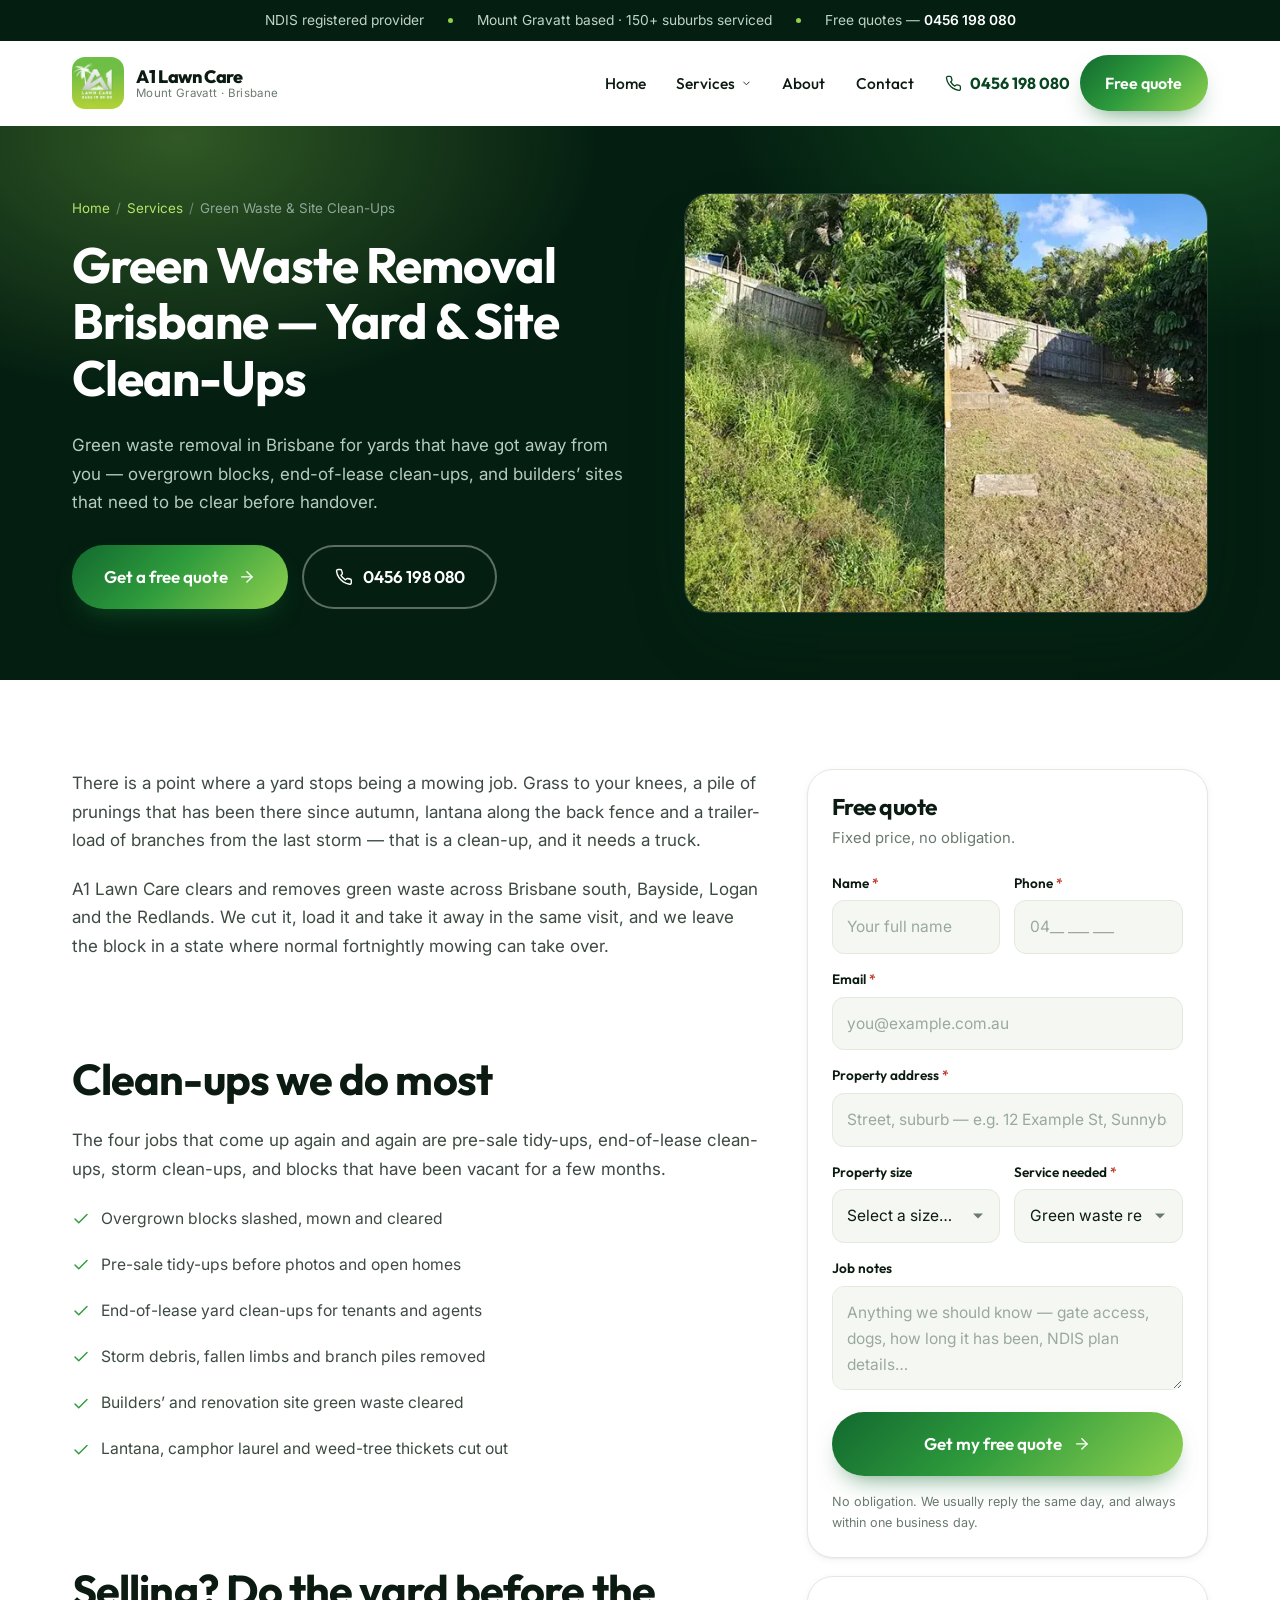
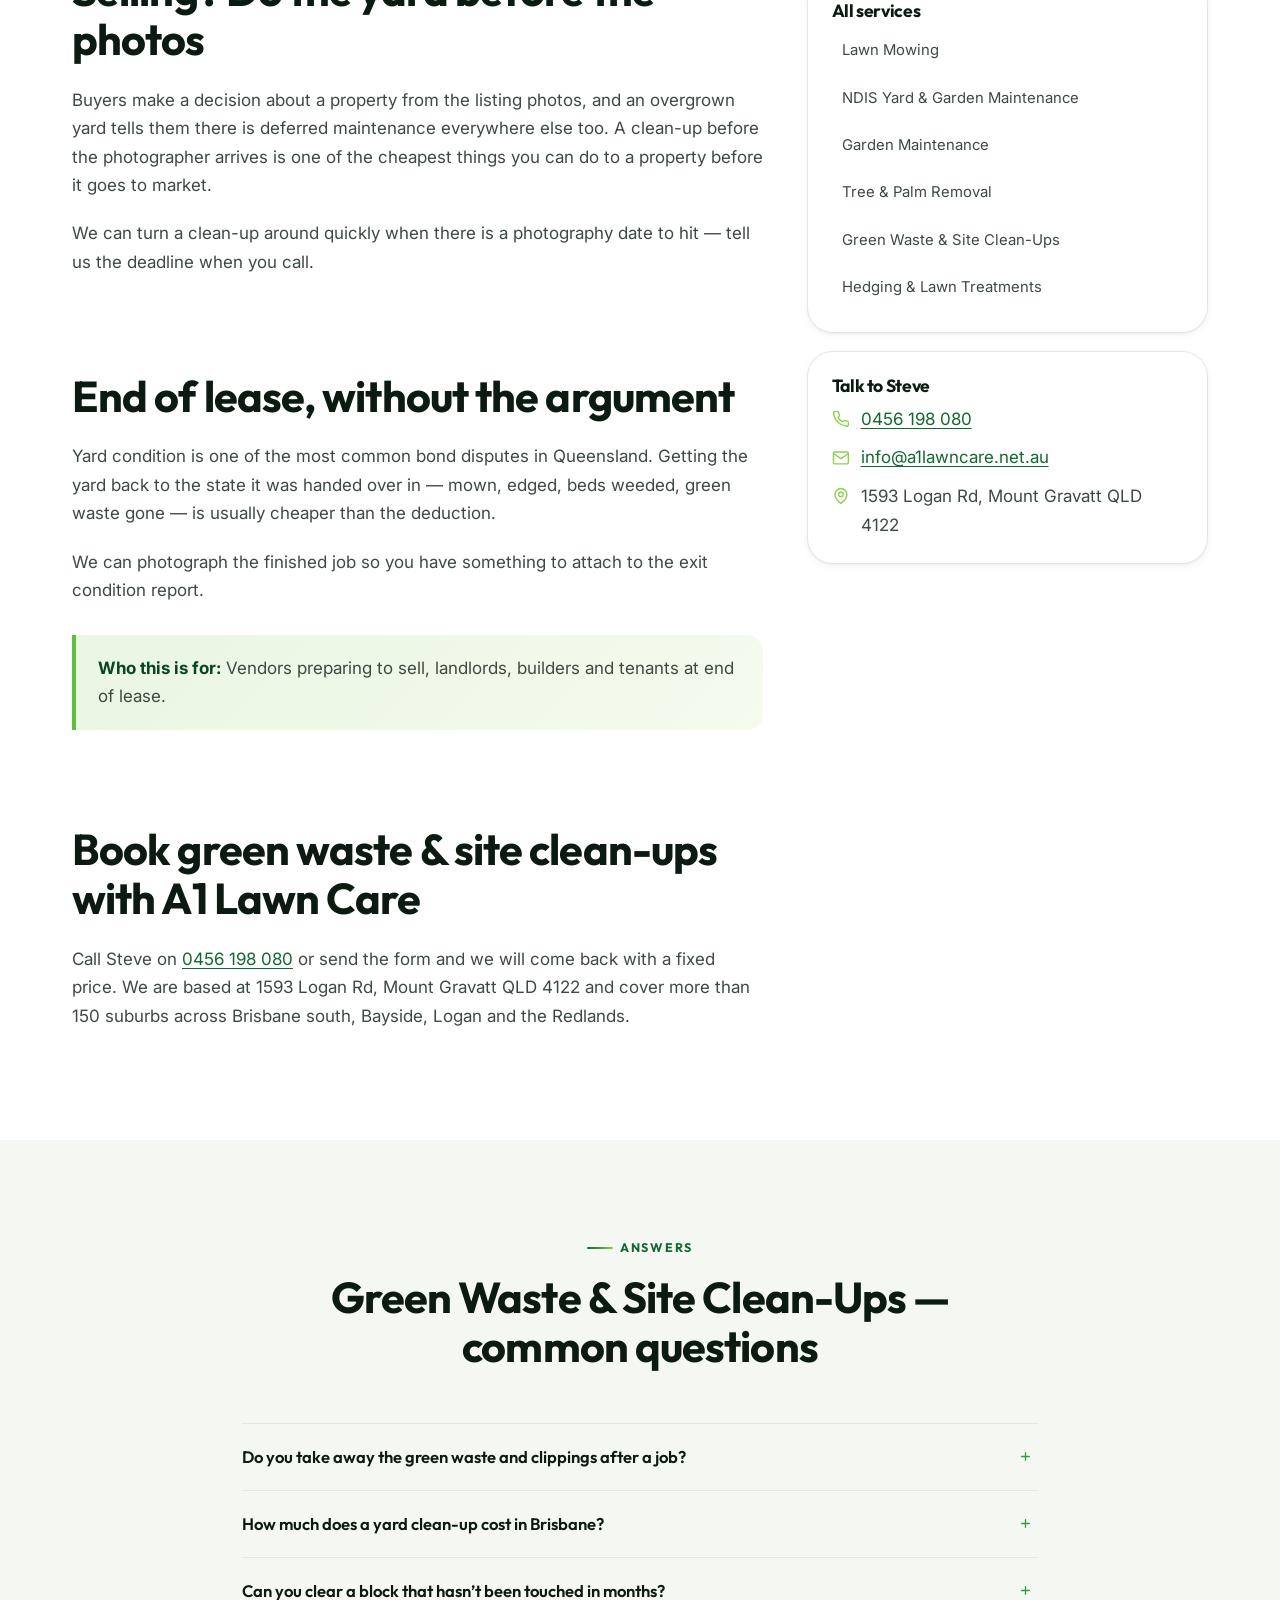
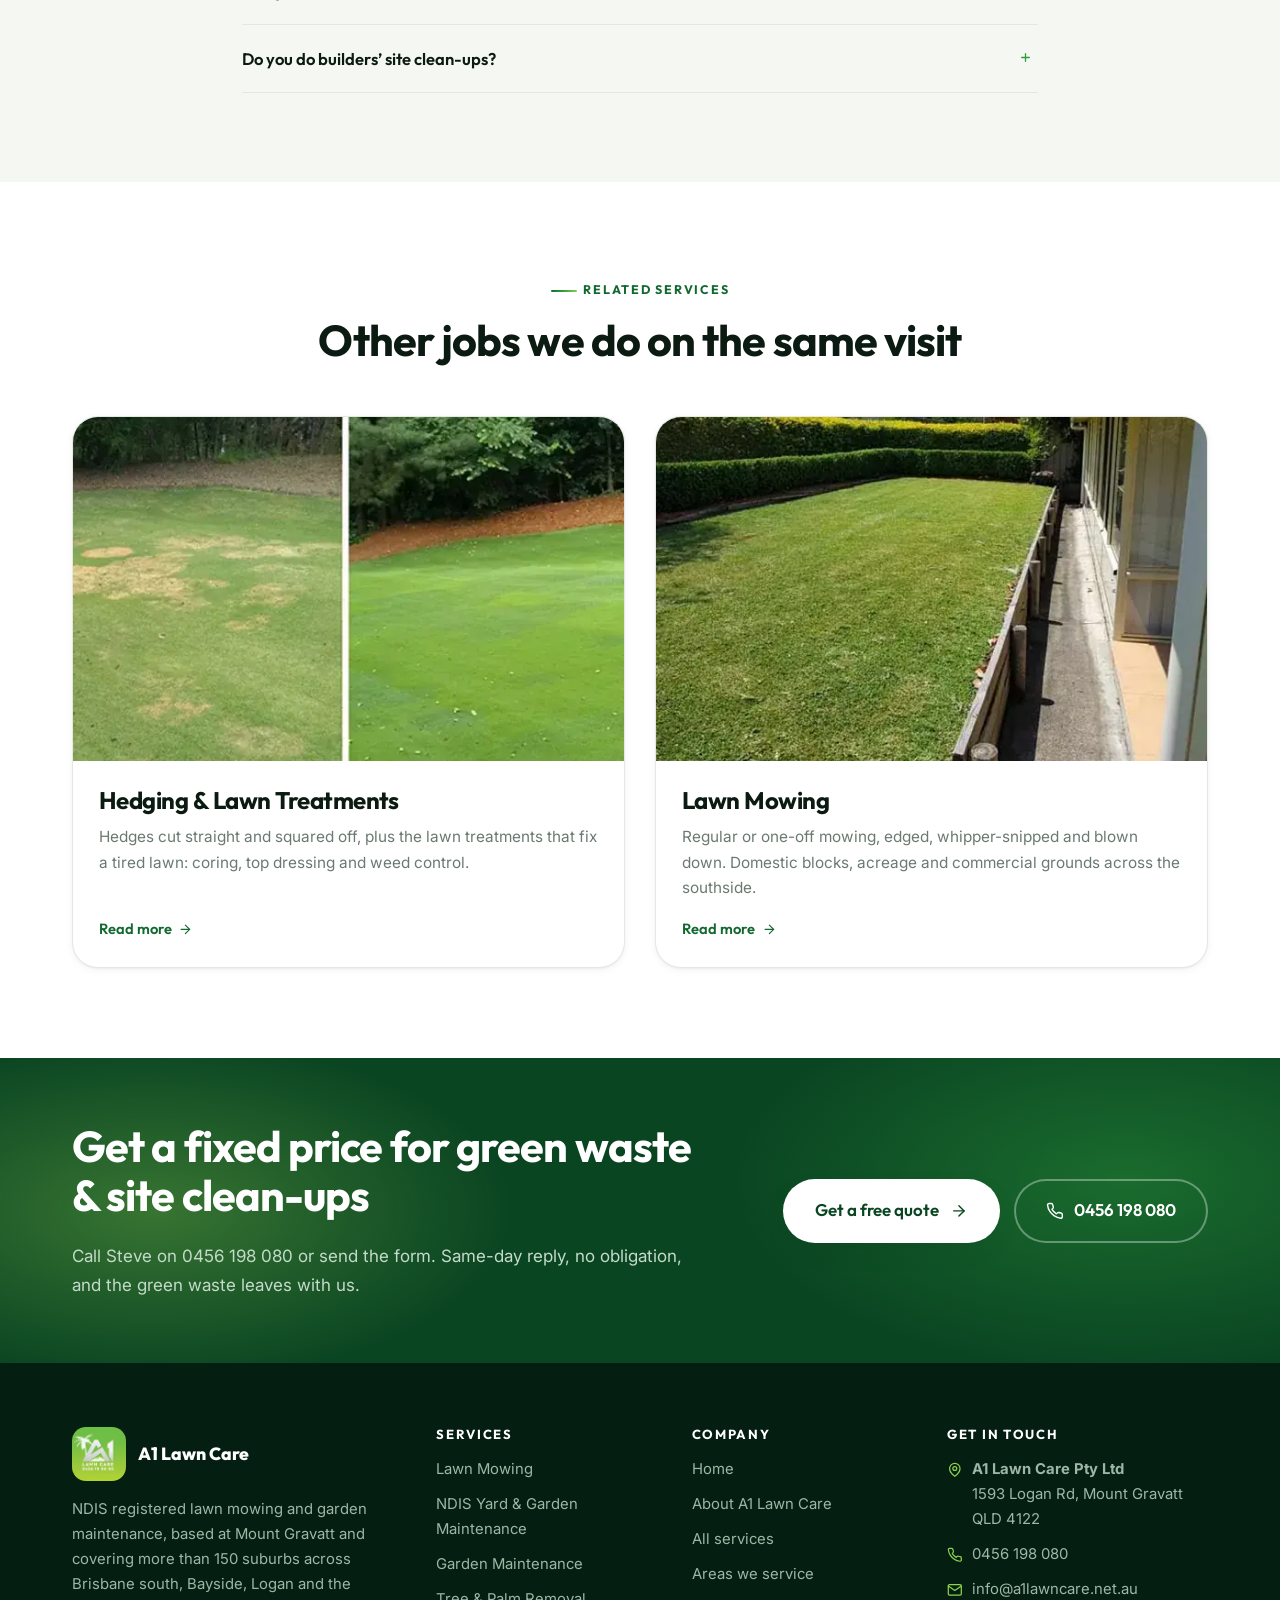
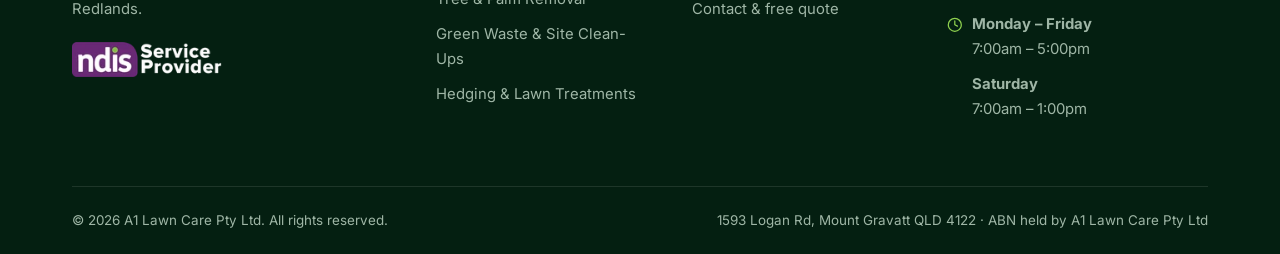
<file: services/green-waste-removal/index.html>
<!DOCTYPE html>
<html lang="en-AU">
  <head>
    <meta charset="utf-8">
    <!-- Pinch-zoom deliberately left enabled (research section 04) -->
    <meta name="viewport" content="width=device-width, initial-scale=1">
    <title>Green Waste Removal Brisbane | A1 Lawn Care</title>
    <meta name="description" content="Green waste removal and yard clean-ups in Brisbane. Overgrown blocks, end-of-lease and site clean-ups cleared away. Call 0456 198 080.">
    <link rel="canonical" href="https://www.a1lawncare.net.au/services/green-waste-removal/">
    <meta name="robots" content="index, follow, max-image-preview:large, max-snippet:-1, max-video-preview:-1">
    <meta name="author" content="A1 Lawn Care Pty Ltd">
    <meta name="geo.region" content="AU-QLD">
    <meta name="geo.placename" content="Mount Gravatt, Queensland">
    <meta name="geo.position" content="-27.5406;153.0776">
    <meta name="ICBM" content="-27.5406, 153.0776">

    <meta property="og:type" content="website">
    <meta property="og:locale" content="en_AU">
    <meta property="og:site_name" content="A1 Lawn Care Pty Ltd">
    <meta property="og:title" content="Green Waste Removal Brisbane | A1 Lawn Care">
    <meta property="og:description" content="Green waste removal and yard clean-ups in Brisbane. Overgrown blocks, end-of-lease and site clean-ups cleared away. Call 0456 198 080.">
    <meta property="og:url" content="https://www.a1lawncare.net.au/services/green-waste-removal/">
    <meta property="og:image" content="https://www.a1lawncare.net.au/assets/img/gallery-04-600.webp">
    <meta name="twitter:card" content="summary_large_image">
    <meta name="twitter:title" content="Green Waste Removal Brisbane | A1 Lawn Care">
    <meta name="twitter:description" content="Green waste removal and yard clean-ups in Brisbane. Overgrown blocks, end-of-lease and site clean-ups cleared away. Call 0456 198 080.">
    <meta name="twitter:image" content="https://www.a1lawncare.net.au/assets/img/gallery-04-600.webp">

    <meta name="theme-color" content="#05301A">
    <link rel="icon" href="/assets/img/a1-lawn-care-logo-224.webp?v=d3a7d595" type="image/webp">
    <link rel="apple-touch-icon" href="/assets/img/a1-lawn-care-logo-224.webp?v=d3a7d595">

    <link rel="preconnect" href="https://fonts.googleapis.com">
    <link rel="preconnect" href="https://fonts.gstatic.com" crossorigin>
    <link rel="preload" as="style" href="https://fonts.googleapis.com/css2?family=Inter:wght@400;500;600&family=Outfit:wght@500;600;700;800&display=swap">
    <link rel="stylesheet" href="https://fonts.googleapis.com/css2?family=Inter:wght@400;500;600&family=Outfit:wght@500;600;700;800&display=swap" media="print" onload="this.media='all'">
    <noscript><link rel="stylesheet" href="https://fonts.googleapis.com/css2?family=Inter:wght@400;500;600&family=Outfit:wght@500;600;700;800&display=swap"></noscript>
    <link rel="stylesheet" href="/assets/css/site.css?v=129fc083">
    <script>document.documentElement.className += " js";</script>

    <!-- Conversion tracking: installed once, globally. Detects form submissions. -->
    <link rel="preconnect" href="https://link.msgsndr.com" crossorigin>
    <script
      defer
      src="https://link.msgsndr.com/js/external-tracking.js"
      data-tracking-id="tk_6582cb70c3d84289821c555a3d8691f9"
    ></script>
    <script type="application/ld+json">{"@context":"https://schema.org","@type":"LandscapingBusiness","@id":"https://www.a1lawncare.net.au/#business","name":"A1 Lawn Care Pty Ltd","alternateName":"A1 Lawn Care","url":"https://www.a1lawncare.net.au/","telephone":"+61456198080","email":"info@a1lawncare.net.au","image":"https://www.a1lawncare.net.au/assets/img/a1-lawn-care-logo-224.webp","logo":"https://www.a1lawncare.net.au/assets/img/a1-lawn-care-logo-224.webp","priceRange":"$$","currenciesAccepted":"AUD","paymentAccepted":"Cash, Bank transfer, Credit card, NDIS plan managed","foundingDate":"2019","description":"NDIS registered lawn mowing, garden maintenance, hedging, palm removal and green waste removal across Brisbane south, Bayside, Logan and the Redlands. Based at 1593 Logan Rd, Mount Gravatt QLD 4122.","address":{"@type":"PostalAddress","streetAddress":"1593 Logan Rd","addressLocality":"Mount Gravatt","addressRegion":"QLD","postalCode":"4122","addressCountry":"AU"},"geo":{"@type":"GeoCoordinates","latitude":-27.5406,"longitude":153.0776},"hasMap":"https://www.google.com/maps/search/?api=1&query=1593+Logan+Rd+Mount+Gravatt+QLD+4122","sameAs":["https://www.facebook.com/NDISmowing"],"openingHoursSpecification":[{"@type":"OpeningHoursSpecification","dayOfWeek":["Monday","Tuesday","Wednesday","Thursday","Friday"],"opens":"07:00","closes":"17:00"},{"@type":"OpeningHoursSpecification","dayOfWeek":["Saturday"],"opens":"07:00","closes":"13:00"}],"areaServed":[{"@type":"City","name":"Brisbane","addressRegion":"QLD","addressCountry":"AU"},{"@type":"City","name":"Logan City","addressRegion":"QLD","addressCountry":"AU"},{"@type":"City","name":"Redland City","addressRegion":"QLD","addressCountry":"AU"},{"@type":"Place","name":"Mount Gravatt, QLD"},{"@type":"Place","name":"Mount Gravatt East, QLD"},{"@type":"Place","name":"Upper Mount Gravatt, QLD"},{"@type":"Place","name":"Wishart, QLD"},{"@type":"Place","name":"Mansfield, QLD"},{"@type":"Place","name":"Holland Park, QLD"},{"@type":"Place","name":"Holland Park West, QLD"},{"@type":"Place","name":"Tarragindi, QLD"},{"@type":"Place","name":"Greenslopes, QLD"},{"@type":"Place","name":"Coorparoo, QLD"},{"@type":"Place","name":"Camp Hill, QLD"},{"@type":"Place","name":"Carina, QLD"},{"@type":"Place","name":"Carina Heights, QLD"},{"@type":"Place","name":"Annerley, QLD"},{"@type":"Place","name":"Fairfield, QLD"},{"@type":"Place","name":"Yeronga, QLD"},{"@type":"Place","name":"Yeerongpilly, QLD"},{"@type":"Place","name":"Tennyson, QLD"},{"@type":"Place","name":"Moorooka, QLD"},{"@type":"Place","name":"Salisbury, QLD"},{"@type":"Place","name":"Rocklea, QLD"},{"@type":"Place","name":"Coopers Plains, QLD"},{"@type":"Place","name":"Robertson, QLD"},{"@type":"Place","name":"Sunnybank, QLD"},{"@type":"Place","name":"Sunnybank Hills, QLD"},{"@type":"Place","name":"Macgregor, QLD"},{"@type":"Place","name":"Eight Mile Plains, QLD"},{"@type":"Place","name":"Runcorn, QLD"},{"@type":"Place","name":"Kuraby, QLD"},{"@type":"Place","name":"Stretton, QLD"},{"@type":"Place","name":"Calamvale, QLD"},{"@type":"Place","name":"Algester, QLD"},{"@type":"Place","name":"Parkinson, QLD"},{"@type":"Place","name":"Drewvale, QLD"},{"@type":"Place","name":"Acacia Ridge, QLD"},{"@type":"Place","name":"Archerfield, QLD"},{"@type":"Place","name":"Willawong, QLD"},{"@type":"Place","name":"Larapinta, QLD"},{"@type":"Place","name":"Pallara, QLD"},{"@type":"Place","name":"Heathwood, QLD"},{"@type":"Place","name":"Doolandella, QLD"},{"@type":"Place","name":"Durack, QLD"},{"@type":"Place","name":"Inala, QLD"},{"@type":"Place","name":"Richlands, QLD"},{"@type":"Place","name":"Ellen Grove, QLD"},{"@type":"Place","name":"Forest Lake, QLD"},{"@type":"Place","name":"Oxley, QLD"},{"@type":"Place","name":"Darra, QLD"},{"@type":"Place","name":"Wacol, QLD"},{"@type":"Place","name":"Sherwood, QLD"},{"@type":"Place","name":"Corinda, QLD"},{"@type":"Place","name":"Graceville, QLD"},{"@type":"Place","name":"Chelmer, QLD"},{"@type":"Place","name":"Jindalee, QLD"},{"@type":"Place","name":"Mount Ommaney, QLD"},{"@type":"Place","name":"Sinnamon Park, QLD"},{"@type":"Place","name":"Seventeen Mile Rocks, QLD"},{"@type":"Place","name":"Sumner, QLD"},{"@type":"Place","name":"Riverhills, QLD"},{"@type":"Place","name":"Westlake, QLD"},{"@type":"Place","name":"Middle Park, QLD"},{"@type":"Place","name":"Jamboree Heights, QLD"},{"@type":"Place","name":"Nathan, QLD"},{"@type":"Place","name":"Dutton Park, QLD"},{"@type":"Place","name":"Highgate Hill, QLD"},{"@type":"Place","name":"Rochedale, QLD"},{"@type":"Place","name":"Mackenzie, QLD"},{"@type":"Place","name":"Burbank, QLD"},{"@type":"Place","name":"Carindale, QLD"},{"@type":"Place","name":"Cannon Hill, QLD"},{"@type":"Place","name":"Tingalpa, QLD"},{"@type":"Place","name":"Wakerley, QLD"},{"@type":"Place","name":"Gumdale, QLD"},{"@type":"Place","name":"Chandler, QLD"},{"@type":"Place","name":"Belmont, QLD"},{"@type":"Place","name":"Ransome, QLD"},{"@type":"Place","name":"Murarrie, QLD"},{"@type":"Place","name":"Hemmant, QLD"},{"@type":"Place","name":"Lytton, QLD"},{"@type":"Place","name":"Wynnum, QLD"},{"@type":"Place","name":"Wynnum West, QLD"},{"@type":"Place","name":"Wynnum North, QLD"},{"@type":"Place","name":"Manly, QLD"},{"@type":"Place","name":"Manly West, QLD"},{"@type":"Place","name":"Lota, QLD"},{"@type":"Place","name":"Bulimba, QLD"},{"@type":"Place","name":"Hawthorne, QLD"},{"@type":"Place","name":"Balmoral, QLD"},{"@type":"Place","name":"Morningside, QLD"},{"@type":"Place","name":"Norman Park, QLD"},{"@type":"Place","name":"Seven Hills, QLD"},{"@type":"Place","name":"East Brisbane, QLD"},{"@type":"Place","name":"Springwood, QLD"},{"@type":"Place","name":"Slacks Creek, QLD"},{"@type":"Place","name":"Daisy Hill, QLD"},{"@type":"Place","name":"Shailer Park, QLD"},{"@type":"Place","name":"Tanah Merah, QLD"},{"@type":"Place","name":"Loganholme, QLD"},{"@type":"Place","name":"Cornubia, QLD"},{"@type":"Place","name":"Carbrook, QLD"},{"@type":"Place","name":"Underwood, QLD"},{"@type":"Place","name":"Rochedale South, QLD"},{"@type":"Place","name":"Priestdale, QLD"},{"@type":"Place","name":"Kingston, QLD"},{"@type":"Place","name":"Woodridge, QLD"},{"@type":"Place","name":"Logan Central, QLD"},{"@type":"Place","name":"Marsden, QLD"},{"@type":"Place","name":"Crestmead, QLD"},{"@type":"Place","name":"Berrinba, QLD"},{"@type":"Place","name":"Browns Plains, QLD"},{"@type":"Place","name":"Hillcrest, QLD"},{"@type":"Place","name":"Regents Park, QLD"},{"@type":"Place","name":"Heritage Park, QLD"},{"@type":"Place","name":"Boronia Heights, QLD"},{"@type":"Place","name":"Forestdale, QLD"},{"@type":"Place","name":"Greenbank, QLD"},{"@type":"Place","name":"Park Ridge, QLD"},{"@type":"Place","name":"Munruben, QLD"},{"@type":"Place","name":"Logan Reserve, QLD"},{"@type":"Place","name":"Waterford, QLD"},{"@type":"Place","name":"Waterford West, QLD"},{"@type":"Place","name":"Loganlea, QLD"},{"@type":"Place","name":"Meadowbrook, QLD"},{"@type":"Place","name":"Bethania, QLD"},{"@type":"Place","name":"Holmview, QLD"},{"@type":"Place","name":"Edens Landing, QLD"},{"@type":"Place","name":"Eagleby, QLD"},{"@type":"Place","name":"Beenleigh, QLD"},{"@type":"Place","name":"Mount Warren Park, QLD"},{"@type":"Place","name":"Windaroo, QLD"},{"@type":"Place","name":"Bannockburn, QLD"},{"@type":"Place","name":"Yarrabilba, QLD"},{"@type":"Place","name":"Jimboomba, QLD"},{"@type":"Place","name":"Cedar Vale, QLD"},{"@type":"Place","name":"Flagstone, QLD"},{"@type":"Place","name":"Capalaba, QLD"},{"@type":"Place","name":"Cleveland, QLD"},{"@type":"Place","name":"Alexandra Hills, QLD"},{"@type":"Place","name":"Birkdale, QLD"},{"@type":"Place","name":"Ormiston, QLD"},{"@type":"Place","name":"Thornlands, QLD"},{"@type":"Place","name":"Thorneside, QLD"},{"@type":"Place","name":"Victoria Point, QLD"},{"@type":"Place","name":"Wellington Point, QLD"},{"@type":"Place","name":"Redland Bay, QLD"},{"@type":"Place","name":"Sheldon, QLD"},{"@type":"Place","name":"Mount Cotton, QLD"},{"@type":"Place","name":"Coochiemudlo Island, QLD"},{"@type":"Place","name":"Macleay Island, QLD"},{"@type":"Place","name":"Russell Island, QLD"},{"@type":"Place","name":"Karragarra Island, QLD"},{"@type":"Place","name":"Lamb Island, QLD"}],"hasOfferCatalog":{"@type":"OfferCatalog","name":"Lawn and garden services","itemListElement":[{"@type":"Offer","itemOffered":{"@type":"Service","name":"Lawn Mowing","url":"https://www.a1lawncare.net.au/services/lawn-mowing/"}},{"@type":"Offer","itemOffered":{"@type":"Service","name":"NDIS Yard & Garden Maintenance","url":"https://www.a1lawncare.net.au/services/ndis-lawn-mowing/"}},{"@type":"Offer","itemOffered":{"@type":"Service","name":"Garden Maintenance","url":"https://www.a1lawncare.net.au/services/garden-maintenance/"}},{"@type":"Offer","itemOffered":{"@type":"Service","name":"Tree & Palm Removal","url":"https://www.a1lawncare.net.au/services/palm-tree-removal/"}},{"@type":"Offer","itemOffered":{"@type":"Service","name":"Green Waste & Site Clean-Ups","url":"https://www.a1lawncare.net.au/services/green-waste-removal/"}},{"@type":"Offer","itemOffered":{"@type":"Service","name":"Hedging & Lawn Treatments","url":"https://www.a1lawncare.net.au/services/hedge-trimming-lawn-treatments/"}}]},"founder":{"@type":"Person","name":"Steve Cope"},"knowsAbout":["Lawn mowing","NDIS yard maintenance","Garden maintenance","Palm tree removal","Green waste removal","Hedge trimming","Lawn coring","Lawn top dressing","Weed control"]}</script>
    <script type="application/ld+json">{"@context":"https://schema.org","@type":"Service","name":"Green Waste & Site Clean-Ups","serviceType":"green waste removal brisbane","url":"https://www.a1lawncare.net.au/services/green-waste-removal/","provider":{"@id":"https://www.a1lawncare.net.au/#business"},"areaServed":[{"@type":"City","name":"Brisbane","addressRegion":"QLD","addressCountry":"AU"},{"@type":"City","name":"Logan City","addressRegion":"QLD","addressCountry":"AU"},{"@type":"City","name":"Redland City","addressRegion":"QLD","addressCountry":"AU"}],"description":"Overgrown blocks, end-of-lease tidy-ups and site clean-ups cleared, loaded and taken away in one visit.","audience":{"@type":"Audience","audienceType":"Vendors preparing to sell, landlords, builders and tenants at end of lease"},"offers":{"@type":"Offer","priceCurrency":"AUD","availability":"https://schema.org/InStock","url":"https://www.a1lawncare.net.au/contact/"}}</script>
    <script type="application/ld+json">{"@context":"https://schema.org","@type":"FAQPage","mainEntity":[{"@type":"Question","name":"Do you take away the green waste and clippings after a job?","acceptedAnswer":{"@type":"Answer","text":"Yes. A1 Lawn Care removes all green waste as part of the job — clippings, prunings, fronds, branches and cleared undergrowth are loaded and taken away. You do not need a skip bin and nothing is left stacked on the nature strip."}},{"@type":"Question","name":"How much does a yard clean-up cost in Brisbane?","acceptedAnswer":{"@type":"Answer","text":"Clean-ups are quoted per job rather than per hour, because the variable is volume, not time. A standard overgrown suburban backyard usually lands between $300 and $800 including removal. We quote on site or from clear photos, and the price is fixed before we start."}},{"@type":"Question","name":"Can you clear a block that hasn’t been touched in months?","acceptedAnswer":{"@type":"Answer","text":"Yes. Long-neglected blocks are routine work — they get slashed first, then mown, then edged and cleared. Once it is back under control, a normal fortnightly or monthly mow keeps it that way for a fraction of the price."}},{"@type":"Question","name":"Do you do builders’ site clean-ups?","acceptedAnswer":{"@type":"Answer","text":"We handle the green waste side — vegetation, cleared undergrowth, stumps and branch piles on renovation and construction sites. General builders’ rubble and construction waste are not something we cart."}}]}</script>
    <script type="application/ld+json">{"@context":"https://schema.org","@type":"BreadcrumbList","itemListElement":[{"@type":"ListItem","position":1,"name":"Home","item":"https://www.a1lawncare.net.au/"},{"@type":"ListItem","position":2,"name":"Services","item":"https://www.a1lawncare.net.au/services/"},{"@type":"ListItem","position":3,"name":"Green Waste & Site Clean-Ups","item":"https://www.a1lawncare.net.au/services/green-waste-removal/"}]}</script>
  </head>
  <body>
    <a class="skip-link" href="#main">Skip to content</a>

    <div class="topbar">
      <div class="container topbar-inner">
        <span>NDIS registered provider</span>
        <span class="dot" aria-hidden="true"></span>
        <span>Mount Gravatt based &middot; 150+ suburbs serviced</span>
        <span class="dot" aria-hidden="true"></span>
        <span>Free quotes &mdash; <a href="tel:+61456198080">0456 198 080</a></span>
      </div>
    </div>

    <header class="site-header">
      <div class="container header-inner">
        <a class="brand" href="/">
          <img src="/assets/img/a1-lawn-care-logo-112.webp?v=df842eda"
               srcset="/assets/img/a1-lawn-care-logo-112.webp?v=df842eda 112w,
                       /assets/img/a1-lawn-care-logo-224.webp?v=d3a7d595 224w"
               sizes="52px" width="52" height="52" fetchpriority="high"
               alt="A1 Lawn Care Pty Ltd logo - lawn mowing Brisbane">
          <span class="brand-text">
            <span class="brand-name">A1 Lawn Care</span>
            <span class="brand-tag">Mount Gravatt &middot; Brisbane</span>
          </span>
        </a>

        <nav class="primary-nav" aria-label="Primary">
          <ul>
            <li><a href="/">Home</a></li>
            <li class="has-sub">
              <button type="button" aria-expanded="true">Services <svg viewBox="0 0 24 24" fill="none" stroke="currentColor" stroke-width="1.9" stroke-linecap="round" stroke-linejoin="round" aria-hidden="true"><path d="m6 9 6 6 6-6"/></svg></button>
              <ul class="submenu">
                <li><a href="/services/">All services<span class="sub-desc">The full list</span></a></li>
                <li><a href="/services/lawn-mowing/">Lawn Mowing<span class="sub-desc">lawn mowing mount gravatt</span></a></li><li><a href="/services/ndis-lawn-mowing/">NDIS Yard &amp; Garden Maintenance<span class="sub-desc">ndis mowing</span></a></li><li><a href="/services/garden-maintenance/">Garden Maintenance<span class="sub-desc">garden maintenance brisbane</span></a></li><li><a href="/services/palm-tree-removal/">Tree &amp; Palm Removal<span class="sub-desc">palm tree removal brisbane</span></a></li><li><a href="/services/green-waste-removal/" aria-current="page">Green Waste &amp; Site Clean-Ups<span class="sub-desc">green waste removal brisbane</span></a></li><li><a href="/services/hedge-trimming-lawn-treatments/">Hedging &amp; Lawn Treatments<span class="sub-desc">hedge trimming services brisbane</span></a></li>
              </ul>
            </li>
            <li><a href="/about/">About</a></li>
            <li><a href="/contact/">Contact</a></li>
          </ul>
        </nav>

        <div class="header-cta">
          <a class="header-phone" href="tel:+61456198080"><svg viewBox="0 0 24 24" fill="none" stroke="currentColor" stroke-width="1.9" stroke-linecap="round" stroke-linejoin="round" aria-hidden="true"><path d="M22 16.9v3a2 2 0 0 1-2.2 2 19.8 19.8 0 0 1-8.6-3.1 19.5 19.5 0 0 1-6-6A19.8 19.8 0 0 1 2.1 4.2 2 2 0 0 1 4.1 2h3a2 2 0 0 1 2 1.7c.1 1 .4 1.9.7 2.8a2 2 0 0 1-.5 2.1L8.1 9.9a16 16 0 0 0 6 6l1.3-1.2a2 2 0 0 1 2.1-.5c.9.3 1.8.6 2.8.7a2 2 0 0 1 1.7 2Z"/></svg><span class="txt">0456 198 080</span></a>
          <button class="btn" type="button" data-quote-open>Free quote</button>
          <button class="nav-toggle" type="button" aria-label="Open menu" aria-expanded="false">
            <span></span>
          </button>
        </div>
      </div>
    </header>
    <div class="nav-scrim"></div>

    <main id="main">

      <section class="page-hero page-hero--split">
        <div class="container page-hero-grid">
          <div class="page-hero-inner">
            <nav class="breadcrumb" aria-label="Breadcrumb">
              <ol>
                <li><a href="/">Home</a></li>
                <li><a href="/services/">Services</a></li>
                <li aria-current="page">Green Waste &amp; Site Clean-Ups</li>
              </ol>
            </nav>
            <h1>Green Waste Removal Brisbane — Yard &amp; Site Clean-Ups</h1>
            <p>Green waste removal in Brisbane for yards that have got away from you — overgrown blocks, end-of-lease clean-ups, and builders’ sites that need to be clear before handover.</p>
            <div class="btn-row">
              <a class="btn btn--lg" href="#quote">Get a free quote <svg viewBox="0 0 24 24" fill="none" stroke="currentColor" stroke-width="1.9" stroke-linecap="round" stroke-linejoin="round" aria-hidden="true"><path d="M5 12h14"/><path d="m12 5 7 7-7 7"/></svg></a>
              <a class="btn btn--outline-light btn--lg" href="tel:+61456198080"><svg viewBox="0 0 24 24" fill="none" stroke="currentColor" stroke-width="1.9" stroke-linecap="round" stroke-linejoin="round" aria-hidden="true"><path d="M22 16.9v3a2 2 0 0 1-2.2 2 19.8 19.8 0 0 1-8.6-3.1 19.5 19.5 0 0 1-6-6A19.8 19.8 0 0 1 2.1 4.2 2 2 0 0 1 4.1 2h3a2 2 0 0 1 2 1.7c.1 1 .4 1.9.7 2.8a2 2 0 0 1-.5 2.1L8.1 9.9a16 16 0 0 0 6 6l1.3-1.2a2 2 0 0 1 2.1-.5c.9.3 1.8.6 2.8.7a2 2 0 0 1 1.7 2Z"/></svg> 0456 198 080</a>
            </div>
          </div>
          <figure class="page-hero-media">
            <img src="/assets/img/gallery-04-600.webp?v=0a7ffd4d" srcset="/assets/img/gallery-04-400.webp?v=a8235a9b 400w, /assets/img/gallery-04-600.webp?v=0a7ffd4d 600w" sizes="(max-width: 940px) calc(100vw - 44px), 46vw" width="600" height="480" alt="Green waste removal Brisbane - overgrown yard before and after an A1 Lawn Care clean-up" decoding="async" fetchpriority="high">
          </figure>
        </div>
      </section>

      <section class="section">
        <div class="container with-aside">
          <div class="prose reveal">
            <p>There is a point where a yard stops being a mowing job. Grass to your knees, a pile of prunings that has been there since autumn, lantana along the back fence and a trailer-load of branches from the last storm — that is a clean-up, and it needs a truck.</p><p>A1 Lawn Care clears and removes green waste across Brisbane south, Bayside, Logan and the Redlands. We cut it, load it and take it away in the same visit, and we leave the block in a state where normal fortnightly mowing can take over.</p>
            <h2>Clean-ups we do most</h2><p>The four jobs that come up again and again are pre-sale tidy-ups, end-of-lease clean-ups, storm clean-ups, and blocks that have been vacant for a few months.</p><ul class="ticks" style="margin-top:1.4rem"><li><svg viewBox="0 0 24 24" fill="none" stroke="currentColor" stroke-width="1.9" stroke-linecap="round" stroke-linejoin="round" aria-hidden="true"><path d="m20 6-11 11-5-5"/></svg><span>Overgrown blocks slashed, mown and cleared</span></li><li><svg viewBox="0 0 24 24" fill="none" stroke="currentColor" stroke-width="1.9" stroke-linecap="round" stroke-linejoin="round" aria-hidden="true"><path d="m20 6-11 11-5-5"/></svg><span>Pre-sale tidy-ups before photos and open homes</span></li><li><svg viewBox="0 0 24 24" fill="none" stroke="currentColor" stroke-width="1.9" stroke-linecap="round" stroke-linejoin="round" aria-hidden="true"><path d="m20 6-11 11-5-5"/></svg><span>End-of-lease yard clean-ups for tenants and agents</span></li><li><svg viewBox="0 0 24 24" fill="none" stroke="currentColor" stroke-width="1.9" stroke-linecap="round" stroke-linejoin="round" aria-hidden="true"><path d="m20 6-11 11-5-5"/></svg><span>Storm debris, fallen limbs and branch piles removed</span></li><li><svg viewBox="0 0 24 24" fill="none" stroke="currentColor" stroke-width="1.9" stroke-linecap="round" stroke-linejoin="round" aria-hidden="true"><path d="m20 6-11 11-5-5"/></svg><span>Builders’ and renovation site green waste cleared</span></li><li><svg viewBox="0 0 24 24" fill="none" stroke="currentColor" stroke-width="1.9" stroke-linecap="round" stroke-linejoin="round" aria-hidden="true"><path d="m20 6-11 11-5-5"/></svg><span>Lantana, camphor laurel and weed-tree thickets cut out</span></li></ul><h2>Selling? Do the yard before the photos</h2><p>Buyers make a decision about a property from the listing photos, and an overgrown yard tells them there is deferred maintenance everywhere else too. A clean-up before the photographer arrives is one of the cheapest things you can do to a property before it goes to market.</p><p>We can turn a clean-up around quickly when there is a photography date to hit — tell us the deadline when you call.</p><h2>End of lease, without the argument</h2><p>Yard condition is one of the most common bond disputes in Queensland. Getting the yard back to the state it was handed over in — mown, edged, beds weeded, green waste gone — is usually cheaper than the deduction.</p><p>We can photograph the finished job so you have something to attach to the exit condition report.</p>

            <div class="callout">
              <p><strong>Who this is for:</strong> Vendors preparing to sell, landlords, builders and tenants at end of lease.</p>
            </div>

            <h2>Book green waste &amp; site clean-ups with A1 Lawn Care</h2>
            <p>Call Steve on <a href="tel:+61456198080">0456 198 080</a> or send the form
               and we will come back with a fixed price. We are based at
               1593 Logan Rd, Mount Gravatt QLD 4122 and cover more than 150 suburbs across Brisbane south,
               Bayside, Logan and the Redlands.</p>
          </div>

          <aside class="aside-sticky">
            <div class="aside-card quote-card" id="quote" style="padding:24px">
              <form class="js-quote-form" id="svc-quote" data-redirect="/thank-you/"
            action="/thank-you/" method="post" novalidate>
        <h2>Free quote</h2>
        <p class="quote-sub">Fixed price, no obligation.</p>

        <!-- Honeypot -->
        <div class="hp-field" aria-hidden="true">
          <label for="svc-quote-hp">Leave this field empty</label>
          <input type="text" id="svc-quote-hp" name="a1_hp" tabindex="-1"
                 autocomplete="off" aria-hidden="true">
        </div>

        <div class="field-row">
          <div class="field">
            <label for="svc-quote-name">Name <span class="req" aria-hidden="true">*</span></label>
            <input type="text" id="svc-quote-name" name="full_name" autocomplete="name"
                   placeholder="Your full name" required>
            <span class="err" role="alert"></span>
          </div>
          <div class="field">
            <label for="svc-quote-phone">Phone <span class="req" aria-hidden="true">*</span></label>
            <input type="tel" id="svc-quote-phone" name="phone" autocomplete="tel"
                   placeholder="04__ ___ ___" required>
            <span class="err" role="alert"></span>
          </div>
        </div>

        <div class="field">
          <label for="svc-quote-email">Email <span class="req" aria-hidden="true">*</span></label>
          <input type="email" id="svc-quote-email" name="email" autocomplete="email"
                 placeholder="you@example.com.au" required>
          <span class="err" role="alert"></span>
        </div>

        <div class="field">
          <label for="svc-quote-address">Property address <span class="req" aria-hidden="true">*</span></label>
          <input type="text" id="svc-quote-address" name="property_address"
                 autocomplete="street-address"
                 placeholder="Street, suburb — e.g. 12 Example St, Sunnybank" required>
          <span class="err" role="alert"></span>
        </div>

        <div class="field-row">
          <div class="field">
            <label for="svc-quote-size">Property size</label>
            <select id="svc-quote-size" name="property_size">
              <option value="">Select a size&hellip;</option>
              <option value="Small yard / courtyard">Small yard / courtyard</option><option value="Standard suburban block (up to 600m²)">Standard suburban block (up to 600m²)</option><option value="Large block (600–1000m²)">Large block (600–1000m²)</option><option value="Acreage (1000m²+)">Acreage (1000m²+)</option><option value="Commercial / body corporate">Commercial / body corporate</option><option value="Not sure">Not sure</option>
            </select>
          </div>
          <div class="field">
            <label for="svc-quote-service">Service needed <span class="req" aria-hidden="true">*</span></label>
            <select id="svc-quote-service" name="service_needed" required>
              <option value="">Select a service&hellip;</option>
              <option value="Lawn mowing">Lawn mowing</option><option value="NDIS yard &amp; garden maintenance">NDIS yard &amp; garden maintenance</option><option value="Garden maintenance">Garden maintenance</option><option value="Tree &amp; palm removal">Tree &amp; palm removal</option><option value="Green waste removal / yard clean-up" selected>Green waste removal / yard clean-up</option><option value="Hedge trimming">Hedge trimming</option><option value="Lawn coring &amp; top dressing">Lawn coring &amp; top dressing</option><option value="Weed control">Weed control</option><option value="Something else">Something else</option>
            </select>
            <span class="err" role="alert"></span>
          </div>
        </div>

        <div class="field">
          <label for="svc-quote-notes">Job notes</label>
          <textarea id="svc-quote-notes" name="job_notes"
                    placeholder="Anything we should know — gate access, dogs, how long it has been, NDIS plan details&hellip;"></textarea>
        </div>

        <button class="btn btn--lg btn--block" type="submit">
          <span class="btn-spinner" aria-hidden="true"></span>
          <svg class="btn-tick" viewBox="0 0 24 24" fill="none" stroke="currentColor"
               stroke-width="2.6" stroke-linecap="round" stroke-linejoin="round"
               aria-hidden="true"><path d="m20 6-11 11-5-5"/></svg>
          <span class="btn-text">Get my free quote</span>
          <span class="btn-arrow"><svg viewBox="0 0 24 24" fill="none" stroke="currentColor" stroke-width="1.9" stroke-linecap="round" stroke-linejoin="round" aria-hidden="true"><path d="M5 12h14"/><path d="m12 5 7 7-7 7"/></svg></span>
        </button>
        <p class="form-status" role="status" aria-live="polite"></p>
        <p class="form-fineprint">No obligation. We usually reply the same day, and
           always within one business day.</p>
      </form>
            </div>
            <div class="aside-card">
              <h3>All services</h3>
              <ul><li><a href="/services/lawn-mowing/">Lawn Mowing</a></li><li><a href="/services/ndis-lawn-mowing/">NDIS Yard &amp; Garden Maintenance</a></li><li><a href="/services/garden-maintenance/">Garden Maintenance</a></li><li><a href="/services/palm-tree-removal/">Tree &amp; Palm Removal</a></li><li><a href="/services/green-waste-removal/">Green Waste &amp; Site Clean-Ups</a></li><li><a href="/services/hedge-trimming-lawn-treatments/">Hedging &amp; Lawn Treatments</a></li></ul>
            </div>
            <div class="aside-card">
              <h3>Talk to Steve</h3>
              <div class="footer-nap" style="color:var(--body)">
                <div><svg viewBox="0 0 24 24" fill="none" stroke="currentColor" stroke-width="1.9" stroke-linecap="round" stroke-linejoin="round" aria-hidden="true"><path d="M22 16.9v3a2 2 0 0 1-2.2 2 19.8 19.8 0 0 1-8.6-3.1 19.5 19.5 0 0 1-6-6A19.8 19.8 0 0 1 2.1 4.2 2 2 0 0 1 4.1 2h3a2 2 0 0 1 2 1.7c.1 1 .4 1.9.7 2.8a2 2 0 0 1-.5 2.1L8.1 9.9a16 16 0 0 0 6 6l1.3-1.2a2 2 0 0 1 2.1-.5c.9.3 1.8.6 2.8.7a2 2 0 0 1 1.7 2Z"/></svg><a href="tel:+61456198080">0456 198 080</a></div>
                <div><svg viewBox="0 0 24 24" fill="none" stroke="currentColor" stroke-width="1.9" stroke-linecap="round" stroke-linejoin="round" aria-hidden="true"><path d="M4 4h16a2 2 0 0 1 2 2v12a2 2 0 0 1-2 2H4a2 2 0 0 1-2-2V6a2 2 0 0 1 2-2Z"/><path d="m22 6-10 7L2 6"/></svg><a href="mailto:info@a1lawncare.net.au">info@a1lawncare.net.au</a></div>
                <div><svg viewBox="0 0 24 24" fill="none" stroke="currentColor" stroke-width="1.9" stroke-linecap="round" stroke-linejoin="round" aria-hidden="true"><path d="M20 10c0 6-8 12-8 12s-8-6-8-12a8 8 0 0 1 16 0Z"/><circle cx="12" cy="10" r="3"/></svg><span>1593 Logan Rd, Mount Gravatt QLD 4122</span></div>
              </div>
            </div>
          </aside>
        </div>
      </section>

<section class="section section--sand" id="faq">
      <div class="container container--narrow">
        <div class="section-head section-head--center reveal">
          <span class="eyebrow">Answers</span>
          <h2>Green Waste &amp; Site Clean-Ups — common questions</h2>
          
        </div>
        <div class="faq reveal"><details>
          <summary>Do you take away the green waste and clippings after a job?</summary>
          <div class="answer"><div><p>Yes. A1 Lawn Care removes all green waste as part of the job — clippings, prunings, fronds, branches and cleared undergrowth are loaded and taken away. You do not need a skip bin and nothing is left stacked on the nature strip.</p></div></div>
        </details><details>
          <summary>How much does a yard clean-up cost in Brisbane?</summary>
          <div class="answer"><div><p>Clean-ups are quoted per job rather than per hour, because the variable is volume, not time. A standard overgrown suburban backyard usually lands between $300 and $800 including removal. We quote on site or from clear photos, and the price is fixed before we start.</p></div></div>
        </details><details>
          <summary>Can you clear a block that hasn’t been touched in months?</summary>
          <div class="answer"><div><p>Yes. Long-neglected blocks are routine work — they get slashed first, then mown, then edged and cleared. Once it is back under control, a normal fortnightly or monthly mow keeps it that way for a fraction of the price.</p></div></div>
        </details><details>
          <summary>Do you do builders’ site clean-ups?</summary>
          <div class="answer"><div><p>We handle the green waste side — vegetation, cleared undergrowth, stumps and branch piles on renovation and construction sites. General builders’ rubble and construction waste are not something we cart.</p></div></div>
        </details></div>
      </div>
    </section>

      <section class="section">
        <div class="container">
          <div class="section-head section-head--center reveal">
            <span class="eyebrow">Related services</span>
            <h2>Other jobs we do on the same visit</h2>
          </div>
          <div class="grid grid--3 reveal-stagger"><a class="card service-card" href="/services/hedge-trimming-lawn-treatments/">
      <div class="media"><img src="/assets/img/gallery-01-600.webp?v=3b575e2d" srcset="/assets/img/gallery-01-400.webp?v=fa35eb11 400w, /assets/img/gallery-01-600.webp?v=3b575e2d 600w" sizes="(max-width: 700px) calc(100vw - 44px), (max-width: 1100px) 45vw, 33vw" width="600" height="480" alt="Lawn treatments Brisbane - patchy lawn before and after coring and top dressing by A1 Lawn Care" decoding="async" loading="lazy"></div>
      <div class="body">
        <h3>Hedging &amp; Lawn Treatments</h3>
        <p>Hedges cut straight and squared off, plus the lawn treatments that fix a tired lawn: coring, top dressing and weed control.</p>
        <span class="more">Read more <svg viewBox="0 0 24 24" fill="none" stroke="currentColor" stroke-width="1.9" stroke-linecap="round" stroke-linejoin="round" aria-hidden="true"><path d="M5 12h14"/><path d="m12 5 7 7-7 7"/></svg></span>
      </div>
    </a><a class="card service-card" href="/services/lawn-mowing/">
      <div class="media"><img src="/assets/img/gallery-06-600.webp?v=d070bdd6" srcset="/assets/img/gallery-06-400.webp?v=66a90684 400w, /assets/img/gallery-06-600.webp?v=d070bdd6 600w" sizes="(max-width: 700px) calc(100vw - 44px), (max-width: 1100px) 45vw, 33vw" width="600" height="480" alt="Lawn mowing Mount Gravatt - freshly mown backyard lawn and trimmed hedge line by A1 Lawn Care" decoding="async" loading="lazy"></div>
      <div class="body">
        <h3>Lawn Mowing</h3>
        <p>Regular or one-off mowing, edged, whipper-snipped and blown down. Domestic blocks, acreage and commercial grounds across the southside.</p>
        <span class="more">Read more <svg viewBox="0 0 24 24" fill="none" stroke="currentColor" stroke-width="1.9" stroke-linecap="round" stroke-linejoin="round" aria-hidden="true"><path d="M5 12h14"/><path d="m12 5 7 7-7 7"/></svg></span>
      </div>
    </a></div>
        </div>
      </section>

<section class="cta-band">
      <div class="container cta-inner">
        <div class="copy reveal">
          <h2>Get a fixed price for green waste &amp; site clean-ups</h2>
          <p>Call Steve on 0456 198 080 or send the form. Same-day reply, no obligation, and the green waste leaves with us.</p>
        </div>
        <div class="btn-row reveal">
          <a class="btn btn--light btn--lg" href="/contact/">Get a free quote <svg viewBox="0 0 24 24" fill="none" stroke="currentColor" stroke-width="1.9" stroke-linecap="round" stroke-linejoin="round" aria-hidden="true"><path d="M5 12h14"/><path d="m12 5 7 7-7 7"/></svg></a>
          <a class="btn btn--outline-light btn--lg" href="tel:+61456198080"><svg viewBox="0 0 24 24" fill="none" stroke="currentColor" stroke-width="1.9" stroke-linecap="round" stroke-linejoin="round" aria-hidden="true"><path d="M22 16.9v3a2 2 0 0 1-2.2 2 19.8 19.8 0 0 1-8.6-3.1 19.5 19.5 0 0 1-6-6A19.8 19.8 0 0 1 2.1 4.2 2 2 0 0 1 4.1 2h3a2 2 0 0 1 2 1.7c.1 1 .4 1.9.7 2.8a2 2 0 0 1-.5 2.1L8.1 9.9a16 16 0 0 0 6 6l1.3-1.2a2 2 0 0 1 2.1-.5c.9.3 1.8.6 2.8.7a2 2 0 0 1 1.7 2Z"/></svg> 0456 198 080</a>
        </div>
      </div>
    </section>

    </main>

    <footer class="site-footer">
      <div class="container">
        <div class="footer-main">
          <div>
            <a class="footer-brand" href="/">
              <img src="/assets/img/a1-lawn-care-logo-112.webp?v=df842eda"
                   srcset="/assets/img/a1-lawn-care-logo-112.webp?v=df842eda 112w,
                           /assets/img/a1-lawn-care-logo-224.webp?v=d3a7d595 224w"
                   sizes="54px" width="54" height="54" loading="lazy"
                   alt="A1 Lawn Care Pty Ltd logo">
              <span>A1 Lawn Care</span>
            </a>
            <p>NDIS registered lawn mowing and garden maintenance, based at Mount
               Gravatt and covering more than 150 suburbs across Brisbane south,
               Bayside, Logan and the Redlands.</p>
            <img class="footer-ndis" src="/assets/img/ndis-registered-provider-logo-180.webp?v=d63b420c"
                 srcset="/assets/img/ndis-registered-provider-logo-180.webp?v=d63b420c 180w,
                         /assets/img/ndis-registered-provider-logo-360.webp?v=db3ee031 360w"
                 sizes="150px" width="150" height="35" loading="lazy"
                 alt="NDIS registered provider - A1 Lawn Care Brisbane">
          </div>

          <div>
            <h3>Services</h3>
            <ul><li><a href="/services/lawn-mowing/">Lawn Mowing</a></li><li><a href="/services/ndis-lawn-mowing/">NDIS Yard &amp; Garden Maintenance</a></li><li><a href="/services/garden-maintenance/">Garden Maintenance</a></li><li><a href="/services/palm-tree-removal/">Tree &amp; Palm Removal</a></li><li><a href="/services/green-waste-removal/">Green Waste &amp; Site Clean-Ups</a></li><li><a href="/services/hedge-trimming-lawn-treatments/">Hedging &amp; Lawn Treatments</a></li></ul>
          </div>

          <div>
            <h3>Company</h3>
            <ul>
              <li><a href="/">Home</a></li>
              <li><a href="/about/">About A1 Lawn Care</a></li>
              <li><a href="/services/">All services</a></li>
              <li><a href="/#areas">Areas we service</a></li>
              <li><a href="/contact/">Contact &amp; free quote</a></li>
            </ul>
          </div>

          <div>
            <h3>Get in touch</h3>
            <div class="footer-nap">
              <div><svg viewBox="0 0 24 24" fill="none" stroke="currentColor" stroke-width="1.9" stroke-linecap="round" stroke-linejoin="round" aria-hidden="true"><path d="M20 10c0 6-8 12-8 12s-8-6-8-12a8 8 0 0 1 16 0Z"/><circle cx="12" cy="10" r="3"/></svg><span><strong>A1 Lawn Care Pty Ltd</strong><br>1593 Logan Rd, Mount Gravatt QLD 4122</span></div>
              <div><svg viewBox="0 0 24 24" fill="none" stroke="currentColor" stroke-width="1.9" stroke-linecap="round" stroke-linejoin="round" aria-hidden="true"><path d="M22 16.9v3a2 2 0 0 1-2.2 2 19.8 19.8 0 0 1-8.6-3.1 19.5 19.5 0 0 1-6-6A19.8 19.8 0 0 1 2.1 4.2 2 2 0 0 1 4.1 2h3a2 2 0 0 1 2 1.7c.1 1 .4 1.9.7 2.8a2 2 0 0 1-.5 2.1L8.1 9.9a16 16 0 0 0 6 6l1.3-1.2a2 2 0 0 1 2.1-.5c.9.3 1.8.6 2.8.7a2 2 0 0 1 1.7 2Z"/></svg><a href="tel:+61456198080">0456 198 080</a></div>
              <div><svg viewBox="0 0 24 24" fill="none" stroke="currentColor" stroke-width="1.9" stroke-linecap="round" stroke-linejoin="round" aria-hidden="true"><path d="M4 4h16a2 2 0 0 1 2 2v12a2 2 0 0 1-2 2H4a2 2 0 0 1-2-2V6a2 2 0 0 1 2-2Z"/><path d="m22 6-10 7L2 6"/></svg><a href="mailto:info@a1lawncare.net.au">info@a1lawncare.net.au</a></div>
              <div><svg viewBox="0 0 24 24" fill="none" stroke="currentColor" stroke-width="1.9" stroke-linecap="round" stroke-linejoin="round" aria-hidden="true"><circle cx="12" cy="12" r="10"/><path d="M12 6v6l4 2"/></svg><span><strong>Monday – Friday</strong><br>7:00am – 5:00pm</span></div><div><span style="padding-left:1.7em"><strong>Saturday</strong><br>7:00am – 1:00pm</span></div>
            </div>
          </div>
        </div>

        <div class="footer-bottom">
          <span>&copy; 2026 A1 Lawn Care Pty Ltd. All rights reserved.</span>
          <span>1593 Logan Rd, Mount Gravatt QLD 4122 &middot; ABN held by A1 Lawn Care Pty Ltd</span>
        </div>
      </div>
    </footer>

    <button class="to-top" type="button" aria-label="Back to top"><svg viewBox="0 0 24 24" fill="none" stroke="currentColor" stroke-width="1.9" stroke-linecap="round" stroke-linejoin="round" aria-hidden="true"><path d="m18 15-6-6-6 6"/></svg></button>

    <div class="mobile-bar">
      <a href="tel:+61456198080"><svg viewBox="0 0 24 24" fill="none" stroke="currentColor" stroke-width="1.9" stroke-linecap="round" stroke-linejoin="round" aria-hidden="true"><path d="M22 16.9v3a2 2 0 0 1-2.2 2 19.8 19.8 0 0 1-8.6-3.1 19.5 19.5 0 0 1-6-6A19.8 19.8 0 0 1 2.1 4.2 2 2 0 0 1 4.1 2h3a2 2 0 0 1 2 1.7c.1 1 .4 1.9.7 2.8a2 2 0 0 1-.5 2.1L8.1 9.9a16 16 0 0 0 6 6l1.3-1.2a2 2 0 0 1 2.1-.5c.9.3 1.8.6 2.8.7a2 2 0 0 1 1.7 2Z"/></svg>Call now</a>
      <button class="primary" type="button" data-quote-open><svg viewBox="0 0 24 24" fill="none" stroke="currentColor" stroke-width="1.9" stroke-linecap="round" stroke-linejoin="round" aria-hidden="true"><path d="M4 4h16a2 2 0 0 1 2 2v12a2 2 0 0 1-2 2H4a2 2 0 0 1-2-2V6a2 2 0 0 1 2-2Z"/><path d="m22 6-10 7L2 6"/></svg>Free quote</button>
    </div>

    <!-- defer: runs after the deferred tracking script in <head>, before DOMContentLoaded -->
    <script src="/assets/js/site.js?v=daf772f8" defer></script>
<div class="modal" id="quote-modal" hidden>
      <div class="modal-backdrop" data-modal-close></div>
      <div class="modal-panel quote-card" role="dialog" aria-modal="true"
           aria-labelledby="quote-modal-title">
        <button class="modal-close" type="button" data-modal-close aria-label="Close quote form">
          <svg viewBox="0 0 24 24" fill="none" stroke="currentColor" stroke-width="2.2"
               stroke-linecap="round" aria-hidden="true"><path d="M18 6 6 18M6 6l12 12"/></svg>
        </button>
        <form class="js-quote-form" id="modal-quote" data-redirect="/thank-you/"
            action="/thank-you/" method="post" novalidate>
        <h2 id="quote-modal-title">Get a free quote</h2>
        <p class="quote-sub">Tell us about the property and we will come back with a fixed price.</p>

        <!-- Honeypot -->
        <div class="hp-field" aria-hidden="true">
          <label for="modal-quote-hp">Leave this field empty</label>
          <input type="text" id="modal-quote-hp" name="a1_hp" tabindex="-1"
                 autocomplete="off" aria-hidden="true">
        </div>

        <div class="field-row">
          <div class="field">
            <label for="modal-quote-name">Name <span class="req" aria-hidden="true">*</span></label>
            <input type="text" id="modal-quote-name" name="full_name" autocomplete="name"
                   placeholder="Your full name" required>
            <span class="err" role="alert"></span>
          </div>
          <div class="field">
            <label for="modal-quote-phone">Phone <span class="req" aria-hidden="true">*</span></label>
            <input type="tel" id="modal-quote-phone" name="phone" autocomplete="tel"
                   placeholder="04__ ___ ___" required>
            <span class="err" role="alert"></span>
          </div>
        </div>

        <div class="field">
          <label for="modal-quote-email">Email <span class="req" aria-hidden="true">*</span></label>
          <input type="email" id="modal-quote-email" name="email" autocomplete="email"
                 placeholder="you@example.com.au" required>
          <span class="err" role="alert"></span>
        </div>

        <div class="field">
          <label for="modal-quote-address">Property address <span class="req" aria-hidden="true">*</span></label>
          <input type="text" id="modal-quote-address" name="property_address"
                 autocomplete="street-address"
                 placeholder="Street, suburb — e.g. 12 Example St, Sunnybank" required>
          <span class="err" role="alert"></span>
        </div>

        <div class="field-row">
          <div class="field">
            <label for="modal-quote-size">Property size</label>
            <select id="modal-quote-size" name="property_size">
              <option value="">Select a size&hellip;</option>
              <option value="Small yard / courtyard">Small yard / courtyard</option><option value="Standard suburban block (up to 600m²)">Standard suburban block (up to 600m²)</option><option value="Large block (600–1000m²)">Large block (600–1000m²)</option><option value="Acreage (1000m²+)">Acreage (1000m²+)</option><option value="Commercial / body corporate">Commercial / body corporate</option><option value="Not sure">Not sure</option>
            </select>
          </div>
          <div class="field">
            <label for="modal-quote-service">Service needed <span class="req" aria-hidden="true">*</span></label>
            <select id="modal-quote-service" name="service_needed" required>
              <option value="">Select a service&hellip;</option>
              <option value="Lawn mowing">Lawn mowing</option><option value="NDIS yard &amp; garden maintenance">NDIS yard &amp; garden maintenance</option><option value="Garden maintenance">Garden maintenance</option><option value="Tree &amp; palm removal">Tree &amp; palm removal</option><option value="Green waste removal / yard clean-up">Green waste removal / yard clean-up</option><option value="Hedge trimming">Hedge trimming</option><option value="Lawn coring &amp; top dressing">Lawn coring &amp; top dressing</option><option value="Weed control">Weed control</option><option value="Something else">Something else</option>
            </select>
            <span class="err" role="alert"></span>
          </div>
        </div>

        <div class="field">
          <label for="modal-quote-notes">Job notes</label>
          <textarea id="modal-quote-notes" name="job_notes"
                    placeholder="Anything we should know — gate access, dogs, how long it has been, NDIS plan details&hellip;"></textarea>
        </div>

        <button class="btn btn--lg btn--block" type="submit">
          <span class="btn-spinner" aria-hidden="true"></span>
          <svg class="btn-tick" viewBox="0 0 24 24" fill="none" stroke="currentColor"
               stroke-width="2.6" stroke-linecap="round" stroke-linejoin="round"
               aria-hidden="true"><path d="m20 6-11 11-5-5"/></svg>
          <span class="btn-text">Get my free quote</span>
          <span class="btn-arrow"><svg viewBox="0 0 24 24" fill="none" stroke="currentColor" stroke-width="1.9" stroke-linecap="round" stroke-linejoin="round" aria-hidden="true"><path d="M5 12h14"/><path d="m12 5 7 7-7 7"/></svg></span>
        </button>
        <p class="form-status" role="status" aria-live="polite"></p>
        <p class="form-fineprint">No obligation. We usually reply the same day, and
           always within one business day.</p>
      </form>
        <div class="ndis-note"><svg viewBox="0 0 24 24" fill="none" stroke="currentColor" stroke-width="1.9" stroke-linecap="round" stroke-linejoin="round" aria-hidden="true"><path d="M12 22s8-4 8-10V5l-8-3-8 3v7c0 6 8 10 8 10Z"/><path d="m9 12 2 2 4-4"/></svg>
          <span><strong>NDIS participants welcome.</strong> We are a registered
          provider and invoice plan managers directly &mdash; just mention it in the
          job notes.</span>
        </div>
      </div>
    </div>
  </body>
</html>
</file>
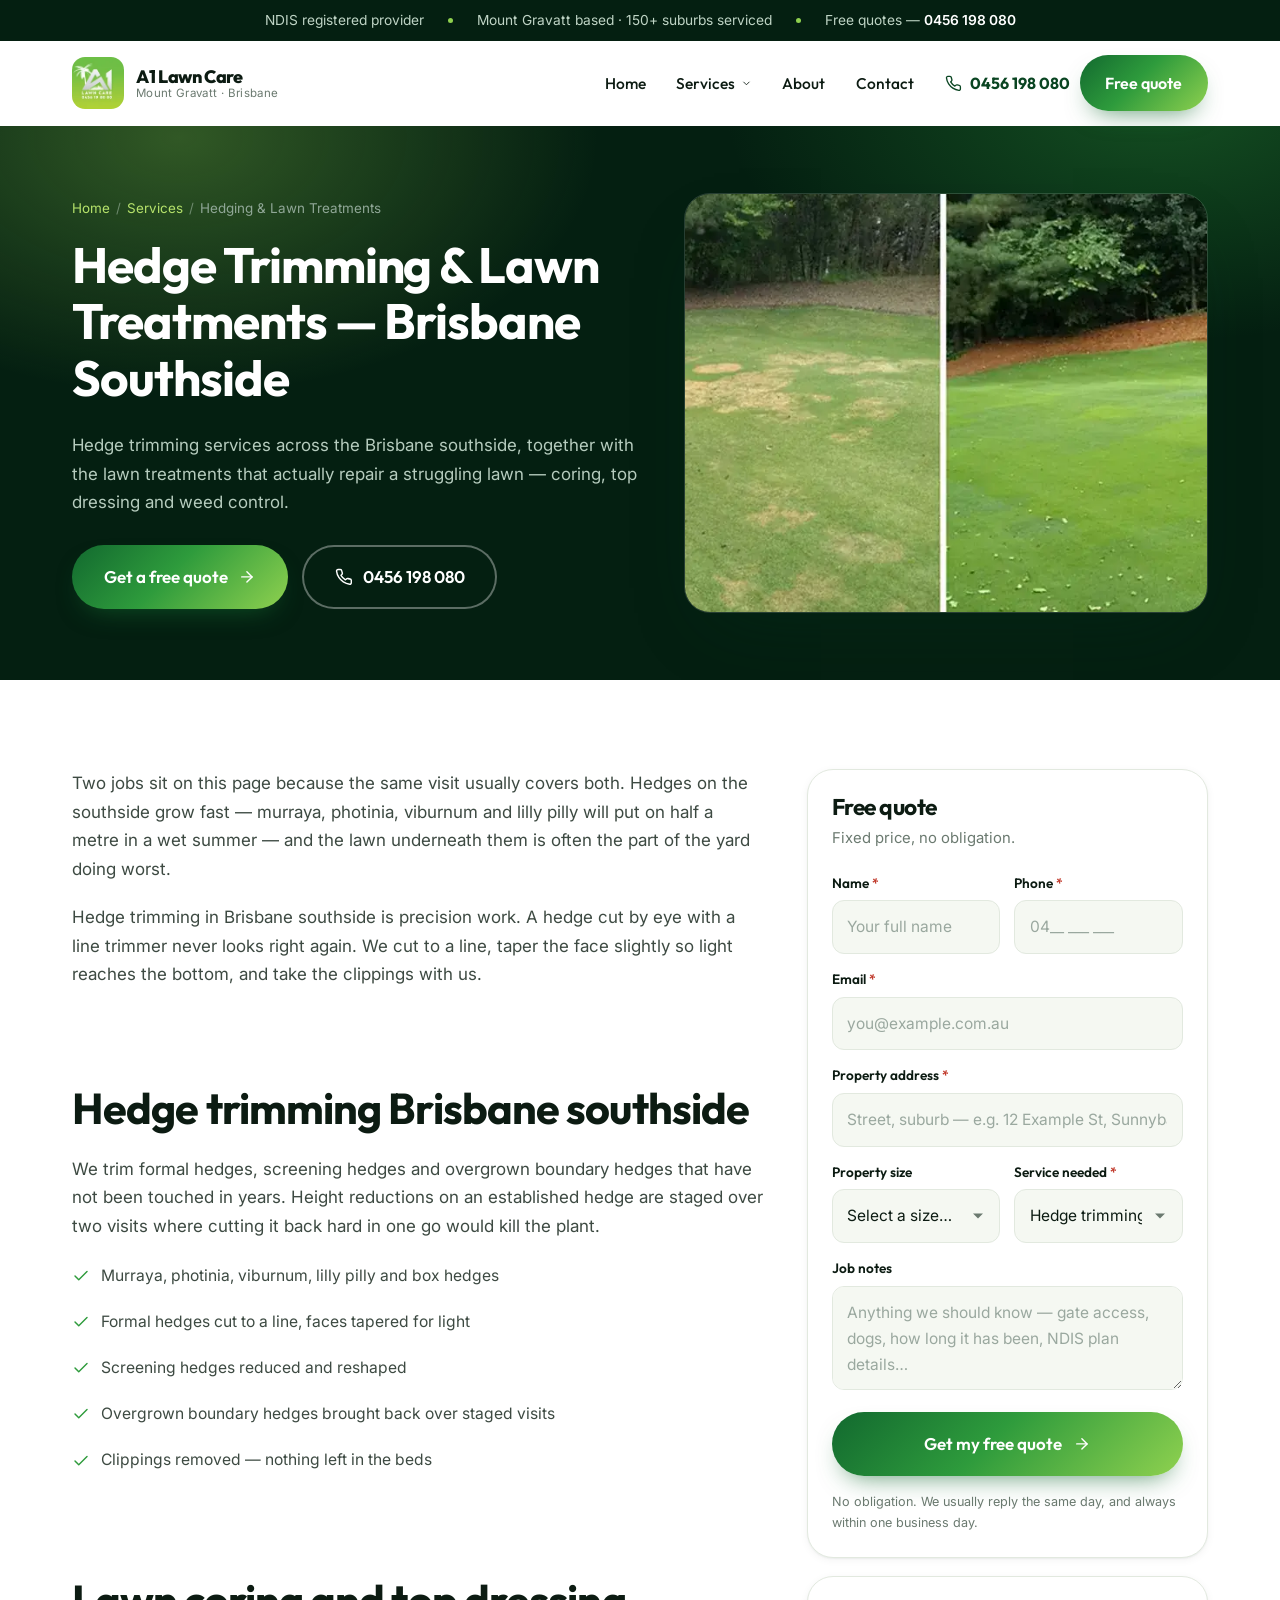
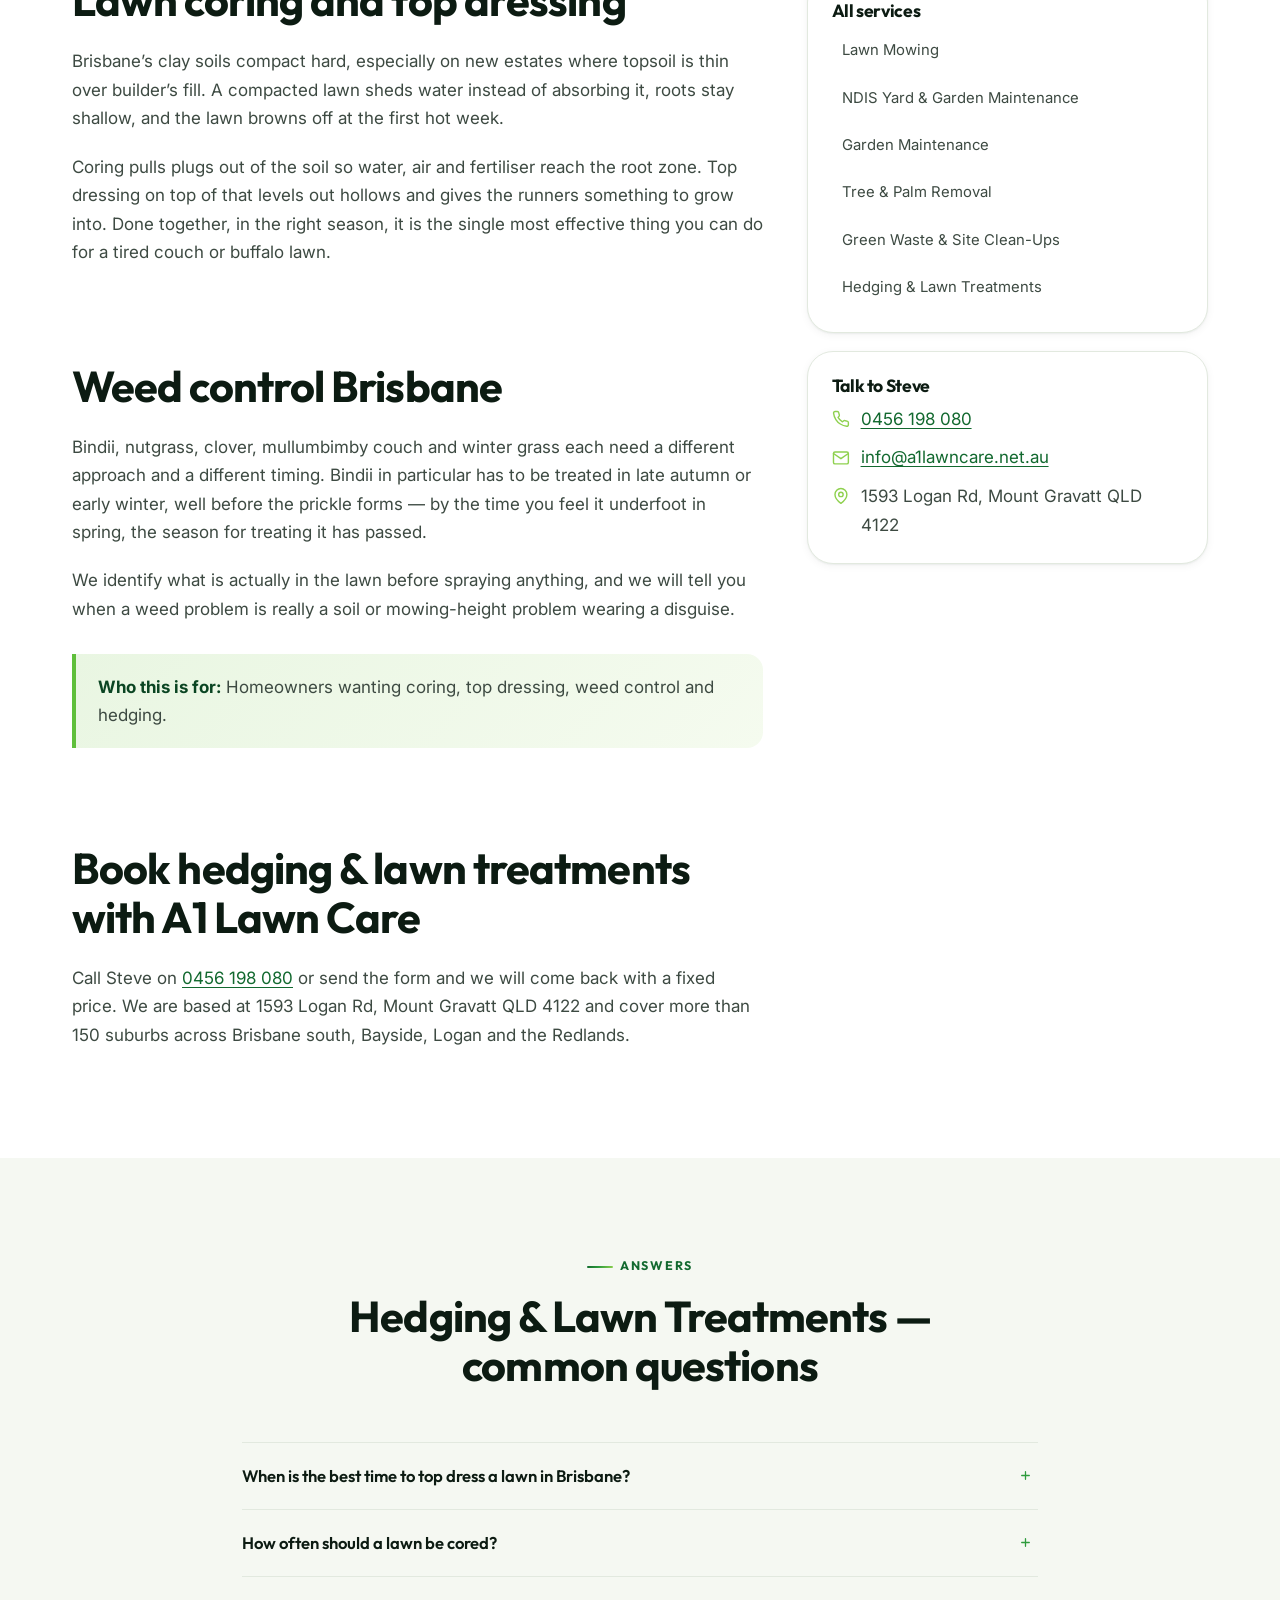
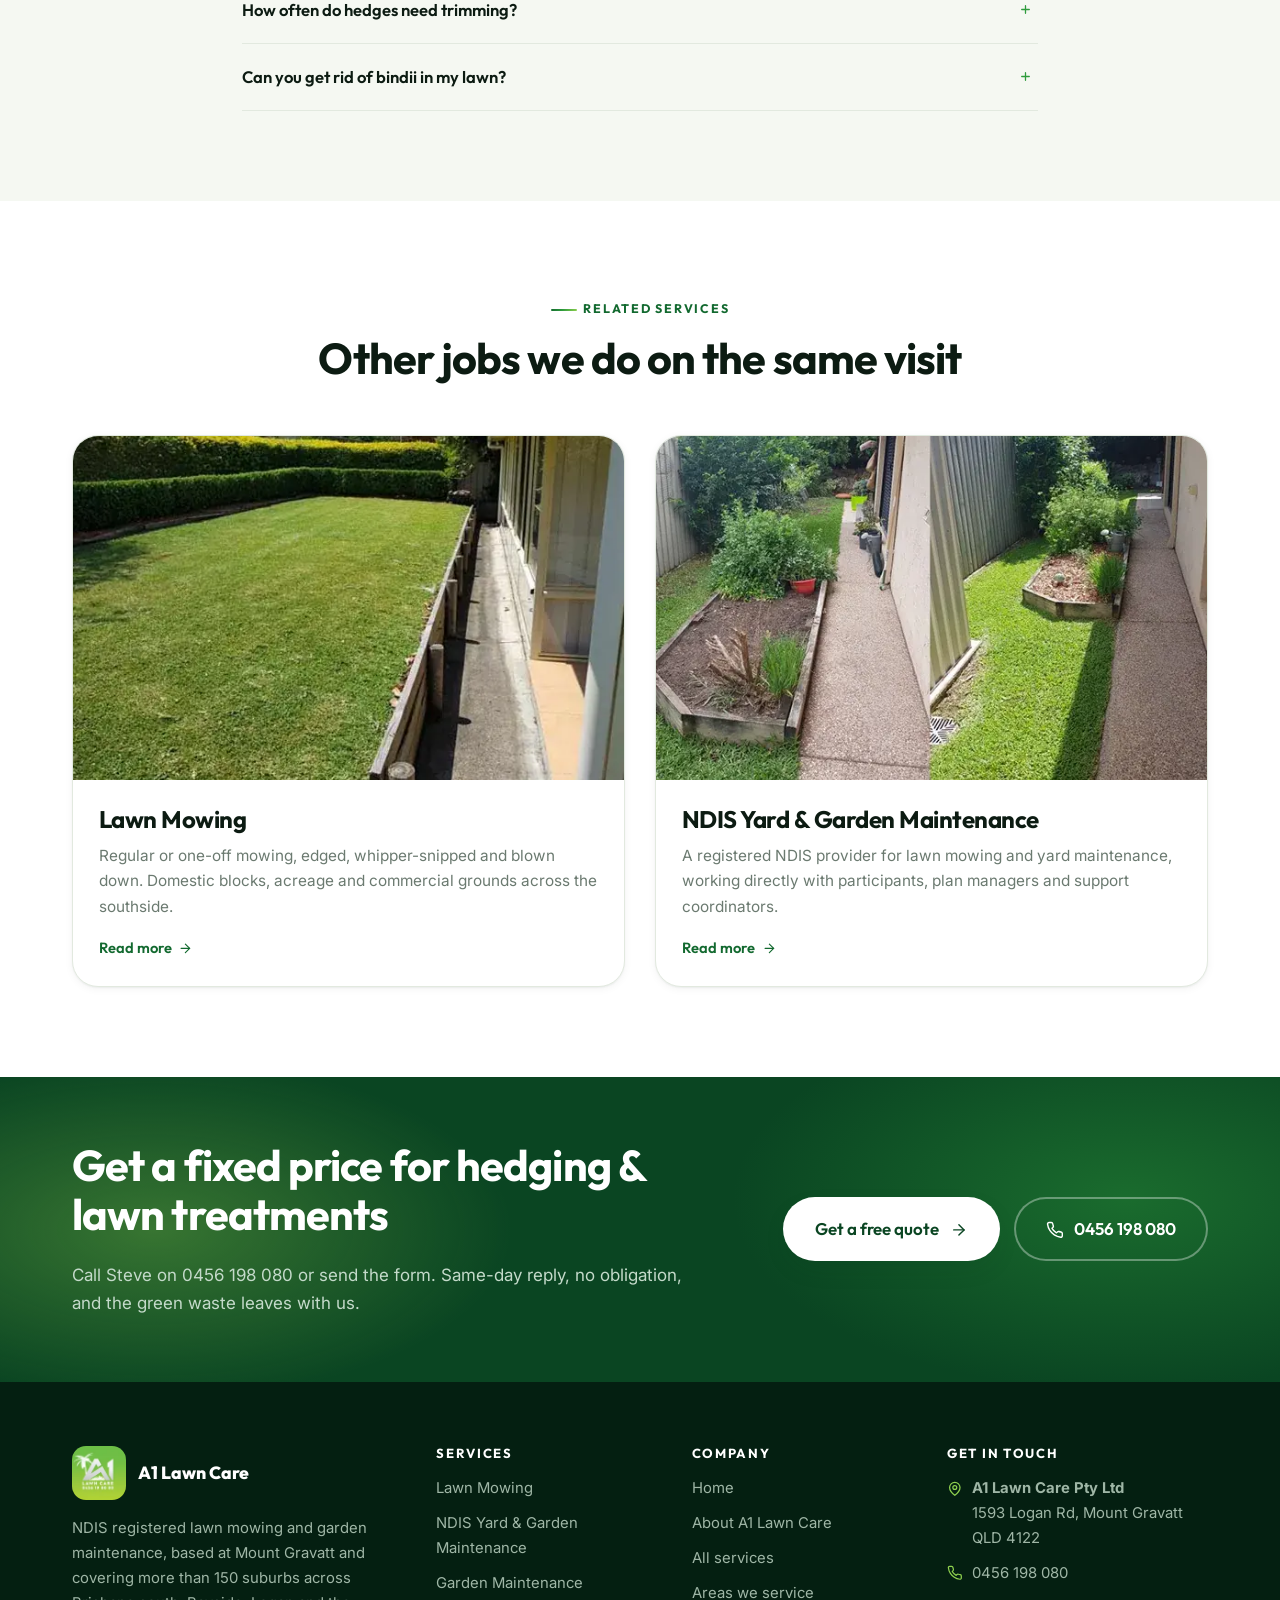
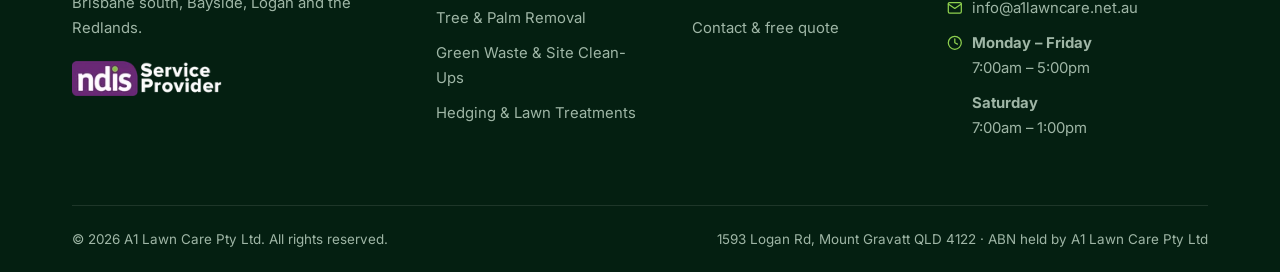
<file: services/hedge-trimming-lawn-treatments/index.html>
<!DOCTYPE html>
<html lang="en-AU">
  <head>
    <meta charset="utf-8">
    <!-- Pinch-zoom deliberately left enabled (research section 04) -->
    <meta name="viewport" content="width=device-width, initial-scale=1">
    <title>Hedge Trimming Services Brisbane | A1 Lawn Care</title>
    <meta name="description" content="Hedge trimming services in Brisbane southside, plus lawn coring, top dressing and weed control. A1 Lawn Care, Mount Gravatt.">
    <link rel="canonical" href="https://www.a1lawncare.net.au/services/hedge-trimming-lawn-treatments/">
    <meta name="robots" content="index, follow, max-image-preview:large, max-snippet:-1, max-video-preview:-1">
    <meta name="author" content="A1 Lawn Care Pty Ltd">
    <meta name="geo.region" content="AU-QLD">
    <meta name="geo.placename" content="Mount Gravatt, Queensland">
    <meta name="geo.position" content="-27.5406;153.0776">
    <meta name="ICBM" content="-27.5406, 153.0776">

    <meta property="og:type" content="website">
    <meta property="og:locale" content="en_AU">
    <meta property="og:site_name" content="A1 Lawn Care Pty Ltd">
    <meta property="og:title" content="Hedge Trimming Services Brisbane | A1 Lawn Care">
    <meta property="og:description" content="Hedge trimming services in Brisbane southside, plus lawn coring, top dressing and weed control. A1 Lawn Care, Mount Gravatt.">
    <meta property="og:url" content="https://www.a1lawncare.net.au/services/hedge-trimming-lawn-treatments/">
    <meta property="og:image" content="https://www.a1lawncare.net.au/assets/img/gallery-01-600.webp">
    <meta name="twitter:card" content="summary_large_image">
    <meta name="twitter:title" content="Hedge Trimming Services Brisbane | A1 Lawn Care">
    <meta name="twitter:description" content="Hedge trimming services in Brisbane southside, plus lawn coring, top dressing and weed control. A1 Lawn Care, Mount Gravatt.">
    <meta name="twitter:image" content="https://www.a1lawncare.net.au/assets/img/gallery-01-600.webp">

    <meta name="theme-color" content="#05301A">
    <link rel="icon" href="/assets/img/a1-lawn-care-logo-224.webp?v=d3a7d595" type="image/webp">
    <link rel="apple-touch-icon" href="/assets/img/a1-lawn-care-logo-224.webp?v=d3a7d595">

    <link rel="preconnect" href="https://fonts.googleapis.com">
    <link rel="preconnect" href="https://fonts.gstatic.com" crossorigin>
    <link rel="preload" as="style" href="https://fonts.googleapis.com/css2?family=Inter:wght@400;500;600&family=Outfit:wght@500;600;700;800&display=swap">
    <link rel="stylesheet" href="https://fonts.googleapis.com/css2?family=Inter:wght@400;500;600&family=Outfit:wght@500;600;700;800&display=swap" media="print" onload="this.media='all'">
    <noscript><link rel="stylesheet" href="https://fonts.googleapis.com/css2?family=Inter:wght@400;500;600&family=Outfit:wght@500;600;700;800&display=swap"></noscript>
    <link rel="stylesheet" href="/assets/css/site.css?v=129fc083">
    <script>document.documentElement.className += " js";</script>

    <!-- Conversion tracking: installed once, globally. Detects form submissions. -->
    <link rel="preconnect" href="https://link.msgsndr.com" crossorigin>
    <script
      defer
      src="https://link.msgsndr.com/js/external-tracking.js"
      data-tracking-id="tk_6582cb70c3d84289821c555a3d8691f9"
    ></script>
    <script type="application/ld+json">{"@context":"https://schema.org","@type":"LandscapingBusiness","@id":"https://www.a1lawncare.net.au/#business","name":"A1 Lawn Care Pty Ltd","alternateName":"A1 Lawn Care","url":"https://www.a1lawncare.net.au/","telephone":"+61456198080","email":"info@a1lawncare.net.au","image":"https://www.a1lawncare.net.au/assets/img/a1-lawn-care-logo-224.webp","logo":"https://www.a1lawncare.net.au/assets/img/a1-lawn-care-logo-224.webp","priceRange":"$$","currenciesAccepted":"AUD","paymentAccepted":"Cash, Bank transfer, Credit card, NDIS plan managed","foundingDate":"2019","description":"NDIS registered lawn mowing, garden maintenance, hedging, palm removal and green waste removal across Brisbane south, Bayside, Logan and the Redlands. Based at 1593 Logan Rd, Mount Gravatt QLD 4122.","address":{"@type":"PostalAddress","streetAddress":"1593 Logan Rd","addressLocality":"Mount Gravatt","addressRegion":"QLD","postalCode":"4122","addressCountry":"AU"},"geo":{"@type":"GeoCoordinates","latitude":-27.5406,"longitude":153.0776},"hasMap":"https://www.google.com/maps/search/?api=1&query=1593+Logan+Rd+Mount+Gravatt+QLD+4122","sameAs":["https://www.facebook.com/NDISmowing"],"openingHoursSpecification":[{"@type":"OpeningHoursSpecification","dayOfWeek":["Monday","Tuesday","Wednesday","Thursday","Friday"],"opens":"07:00","closes":"17:00"},{"@type":"OpeningHoursSpecification","dayOfWeek":["Saturday"],"opens":"07:00","closes":"13:00"}],"areaServed":[{"@type":"City","name":"Brisbane","addressRegion":"QLD","addressCountry":"AU"},{"@type":"City","name":"Logan City","addressRegion":"QLD","addressCountry":"AU"},{"@type":"City","name":"Redland City","addressRegion":"QLD","addressCountry":"AU"},{"@type":"Place","name":"Mount Gravatt, QLD"},{"@type":"Place","name":"Mount Gravatt East, QLD"},{"@type":"Place","name":"Upper Mount Gravatt, QLD"},{"@type":"Place","name":"Wishart, QLD"},{"@type":"Place","name":"Mansfield, QLD"},{"@type":"Place","name":"Holland Park, QLD"},{"@type":"Place","name":"Holland Park West, QLD"},{"@type":"Place","name":"Tarragindi, QLD"},{"@type":"Place","name":"Greenslopes, QLD"},{"@type":"Place","name":"Coorparoo, QLD"},{"@type":"Place","name":"Camp Hill, QLD"},{"@type":"Place","name":"Carina, QLD"},{"@type":"Place","name":"Carina Heights, QLD"},{"@type":"Place","name":"Annerley, QLD"},{"@type":"Place","name":"Fairfield, QLD"},{"@type":"Place","name":"Yeronga, QLD"},{"@type":"Place","name":"Yeerongpilly, QLD"},{"@type":"Place","name":"Tennyson, QLD"},{"@type":"Place","name":"Moorooka, QLD"},{"@type":"Place","name":"Salisbury, QLD"},{"@type":"Place","name":"Rocklea, QLD"},{"@type":"Place","name":"Coopers Plains, QLD"},{"@type":"Place","name":"Robertson, QLD"},{"@type":"Place","name":"Sunnybank, QLD"},{"@type":"Place","name":"Sunnybank Hills, QLD"},{"@type":"Place","name":"Macgregor, QLD"},{"@type":"Place","name":"Eight Mile Plains, QLD"},{"@type":"Place","name":"Runcorn, QLD"},{"@type":"Place","name":"Kuraby, QLD"},{"@type":"Place","name":"Stretton, QLD"},{"@type":"Place","name":"Calamvale, QLD"},{"@type":"Place","name":"Algester, QLD"},{"@type":"Place","name":"Parkinson, QLD"},{"@type":"Place","name":"Drewvale, QLD"},{"@type":"Place","name":"Acacia Ridge, QLD"},{"@type":"Place","name":"Archerfield, QLD"},{"@type":"Place","name":"Willawong, QLD"},{"@type":"Place","name":"Larapinta, QLD"},{"@type":"Place","name":"Pallara, QLD"},{"@type":"Place","name":"Heathwood, QLD"},{"@type":"Place","name":"Doolandella, QLD"},{"@type":"Place","name":"Durack, QLD"},{"@type":"Place","name":"Inala, QLD"},{"@type":"Place","name":"Richlands, QLD"},{"@type":"Place","name":"Ellen Grove, QLD"},{"@type":"Place","name":"Forest Lake, QLD"},{"@type":"Place","name":"Oxley, QLD"},{"@type":"Place","name":"Darra, QLD"},{"@type":"Place","name":"Wacol, QLD"},{"@type":"Place","name":"Sherwood, QLD"},{"@type":"Place","name":"Corinda, QLD"},{"@type":"Place","name":"Graceville, QLD"},{"@type":"Place","name":"Chelmer, QLD"},{"@type":"Place","name":"Jindalee, QLD"},{"@type":"Place","name":"Mount Ommaney, QLD"},{"@type":"Place","name":"Sinnamon Park, QLD"},{"@type":"Place","name":"Seventeen Mile Rocks, QLD"},{"@type":"Place","name":"Sumner, QLD"},{"@type":"Place","name":"Riverhills, QLD"},{"@type":"Place","name":"Westlake, QLD"},{"@type":"Place","name":"Middle Park, QLD"},{"@type":"Place","name":"Jamboree Heights, QLD"},{"@type":"Place","name":"Nathan, QLD"},{"@type":"Place","name":"Dutton Park, QLD"},{"@type":"Place","name":"Highgate Hill, QLD"},{"@type":"Place","name":"Rochedale, QLD"},{"@type":"Place","name":"Mackenzie, QLD"},{"@type":"Place","name":"Burbank, QLD"},{"@type":"Place","name":"Carindale, QLD"},{"@type":"Place","name":"Cannon Hill, QLD"},{"@type":"Place","name":"Tingalpa, QLD"},{"@type":"Place","name":"Wakerley, QLD"},{"@type":"Place","name":"Gumdale, QLD"},{"@type":"Place","name":"Chandler, QLD"},{"@type":"Place","name":"Belmont, QLD"},{"@type":"Place","name":"Ransome, QLD"},{"@type":"Place","name":"Murarrie, QLD"},{"@type":"Place","name":"Hemmant, QLD"},{"@type":"Place","name":"Lytton, QLD"},{"@type":"Place","name":"Wynnum, QLD"},{"@type":"Place","name":"Wynnum West, QLD"},{"@type":"Place","name":"Wynnum North, QLD"},{"@type":"Place","name":"Manly, QLD"},{"@type":"Place","name":"Manly West, QLD"},{"@type":"Place","name":"Lota, QLD"},{"@type":"Place","name":"Bulimba, QLD"},{"@type":"Place","name":"Hawthorne, QLD"},{"@type":"Place","name":"Balmoral, QLD"},{"@type":"Place","name":"Morningside, QLD"},{"@type":"Place","name":"Norman Park, QLD"},{"@type":"Place","name":"Seven Hills, QLD"},{"@type":"Place","name":"East Brisbane, QLD"},{"@type":"Place","name":"Springwood, QLD"},{"@type":"Place","name":"Slacks Creek, QLD"},{"@type":"Place","name":"Daisy Hill, QLD"},{"@type":"Place","name":"Shailer Park, QLD"},{"@type":"Place","name":"Tanah Merah, QLD"},{"@type":"Place","name":"Loganholme, QLD"},{"@type":"Place","name":"Cornubia, QLD"},{"@type":"Place","name":"Carbrook, QLD"},{"@type":"Place","name":"Underwood, QLD"},{"@type":"Place","name":"Rochedale South, QLD"},{"@type":"Place","name":"Priestdale, QLD"},{"@type":"Place","name":"Kingston, QLD"},{"@type":"Place","name":"Woodridge, QLD"},{"@type":"Place","name":"Logan Central, QLD"},{"@type":"Place","name":"Marsden, QLD"},{"@type":"Place","name":"Crestmead, QLD"},{"@type":"Place","name":"Berrinba, QLD"},{"@type":"Place","name":"Browns Plains, QLD"},{"@type":"Place","name":"Hillcrest, QLD"},{"@type":"Place","name":"Regents Park, QLD"},{"@type":"Place","name":"Heritage Park, QLD"},{"@type":"Place","name":"Boronia Heights, QLD"},{"@type":"Place","name":"Forestdale, QLD"},{"@type":"Place","name":"Greenbank, QLD"},{"@type":"Place","name":"Park Ridge, QLD"},{"@type":"Place","name":"Munruben, QLD"},{"@type":"Place","name":"Logan Reserve, QLD"},{"@type":"Place","name":"Waterford, QLD"},{"@type":"Place","name":"Waterford West, QLD"},{"@type":"Place","name":"Loganlea, QLD"},{"@type":"Place","name":"Meadowbrook, QLD"},{"@type":"Place","name":"Bethania, QLD"},{"@type":"Place","name":"Holmview, QLD"},{"@type":"Place","name":"Edens Landing, QLD"},{"@type":"Place","name":"Eagleby, QLD"},{"@type":"Place","name":"Beenleigh, QLD"},{"@type":"Place","name":"Mount Warren Park, QLD"},{"@type":"Place","name":"Windaroo, QLD"},{"@type":"Place","name":"Bannockburn, QLD"},{"@type":"Place","name":"Yarrabilba, QLD"},{"@type":"Place","name":"Jimboomba, QLD"},{"@type":"Place","name":"Cedar Vale, QLD"},{"@type":"Place","name":"Flagstone, QLD"},{"@type":"Place","name":"Capalaba, QLD"},{"@type":"Place","name":"Cleveland, QLD"},{"@type":"Place","name":"Alexandra Hills, QLD"},{"@type":"Place","name":"Birkdale, QLD"},{"@type":"Place","name":"Ormiston, QLD"},{"@type":"Place","name":"Thornlands, QLD"},{"@type":"Place","name":"Thorneside, QLD"},{"@type":"Place","name":"Victoria Point, QLD"},{"@type":"Place","name":"Wellington Point, QLD"},{"@type":"Place","name":"Redland Bay, QLD"},{"@type":"Place","name":"Sheldon, QLD"},{"@type":"Place","name":"Mount Cotton, QLD"},{"@type":"Place","name":"Coochiemudlo Island, QLD"},{"@type":"Place","name":"Macleay Island, QLD"},{"@type":"Place","name":"Russell Island, QLD"},{"@type":"Place","name":"Karragarra Island, QLD"},{"@type":"Place","name":"Lamb Island, QLD"}],"hasOfferCatalog":{"@type":"OfferCatalog","name":"Lawn and garden services","itemListElement":[{"@type":"Offer","itemOffered":{"@type":"Service","name":"Lawn Mowing","url":"https://www.a1lawncare.net.au/services/lawn-mowing/"}},{"@type":"Offer","itemOffered":{"@type":"Service","name":"NDIS Yard & Garden Maintenance","url":"https://www.a1lawncare.net.au/services/ndis-lawn-mowing/"}},{"@type":"Offer","itemOffered":{"@type":"Service","name":"Garden Maintenance","url":"https://www.a1lawncare.net.au/services/garden-maintenance/"}},{"@type":"Offer","itemOffered":{"@type":"Service","name":"Tree & Palm Removal","url":"https://www.a1lawncare.net.au/services/palm-tree-removal/"}},{"@type":"Offer","itemOffered":{"@type":"Service","name":"Green Waste & Site Clean-Ups","url":"https://www.a1lawncare.net.au/services/green-waste-removal/"}},{"@type":"Offer","itemOffered":{"@type":"Service","name":"Hedging & Lawn Treatments","url":"https://www.a1lawncare.net.au/services/hedge-trimming-lawn-treatments/"}}]},"founder":{"@type":"Person","name":"Steve Cope"},"knowsAbout":["Lawn mowing","NDIS yard maintenance","Garden maintenance","Palm tree removal","Green waste removal","Hedge trimming","Lawn coring","Lawn top dressing","Weed control"]}</script>
    <script type="application/ld+json">{"@context":"https://schema.org","@type":"Service","name":"Hedging & Lawn Treatments","serviceType":"hedge trimming services brisbane","url":"https://www.a1lawncare.net.au/services/hedge-trimming-lawn-treatments/","provider":{"@id":"https://www.a1lawncare.net.au/#business"},"areaServed":[{"@type":"City","name":"Brisbane","addressRegion":"QLD","addressCountry":"AU"},{"@type":"City","name":"Logan City","addressRegion":"QLD","addressCountry":"AU"},{"@type":"City","name":"Redland City","addressRegion":"QLD","addressCountry":"AU"}],"description":"Hedges cut straight and squared off, plus the lawn treatments that fix a tired lawn: coring, top dressing and weed control.","audience":{"@type":"Audience","audienceType":"Homeowners wanting coring, top dressing, weed control and hedging"},"offers":{"@type":"Offer","priceCurrency":"AUD","availability":"https://schema.org/InStock","url":"https://www.a1lawncare.net.au/contact/"}}</script>
    <script type="application/ld+json">{"@context":"https://schema.org","@type":"FAQPage","mainEntity":[{"@type":"Question","name":"When is the best time to top dress a lawn in Brisbane?","acceptedAnswer":{"@type":"Answer","text":"Late spring through early summer — roughly October to January — is the best time to top dress a lawn in Brisbane. The grass is actively growing and warm, wet conditions let it grow through the sand mix quickly. Top dressing in winter, while couch and buffalo are dormant, smothers the lawn instead of levelling it."}},{"@type":"Question","name":"How often should a lawn be cored?","acceptedAnswer":{"@type":"Answer","text":"Once a year is enough for most Brisbane lawns, and it is best done in the warm months just before top dressing. Lawns on heavy clay, in high-traffic yards or over builder’s fill benefit from coring every year without fail; sandier, healthier lawns can stretch to every second year."}},{"@type":"Question","name":"How often do hedges need trimming?","acceptedAnswer":{"@type":"Answer","text":"Fast-growing screening hedges such as murraya and lilly pilly need trimming two to three times a year on the Brisbane southside. Formal, tightly clipped hedges look best on three to four cuts a year. Slower box and native hedges are usually fine with one or two."}},{"@type":"Question","name":"Can you get rid of bindii in my lawn?","acceptedAnswer":{"@type":"Answer","text":"Yes. Bindii is treated with a selective herbicide in late autumn or early winter, before the seed head hardens into the prickle. One correctly timed treatment normally clears it; a lawn with a long-running bindii problem may need it two seasons in a row to exhaust the seed bank."}}]}</script>
    <script type="application/ld+json">{"@context":"https://schema.org","@type":"BreadcrumbList","itemListElement":[{"@type":"ListItem","position":1,"name":"Home","item":"https://www.a1lawncare.net.au/"},{"@type":"ListItem","position":2,"name":"Services","item":"https://www.a1lawncare.net.au/services/"},{"@type":"ListItem","position":3,"name":"Hedging & Lawn Treatments","item":"https://www.a1lawncare.net.au/services/hedge-trimming-lawn-treatments/"}]}</script>
  </head>
  <body>
    <a class="skip-link" href="#main">Skip to content</a>

    <div class="topbar">
      <div class="container topbar-inner">
        <span>NDIS registered provider</span>
        <span class="dot" aria-hidden="true"></span>
        <span>Mount Gravatt based &middot; 150+ suburbs serviced</span>
        <span class="dot" aria-hidden="true"></span>
        <span>Free quotes &mdash; <a href="tel:+61456198080">0456 198 080</a></span>
      </div>
    </div>

    <header class="site-header">
      <div class="container header-inner">
        <a class="brand" href="/">
          <img src="/assets/img/a1-lawn-care-logo-112.webp?v=df842eda"
               srcset="/assets/img/a1-lawn-care-logo-112.webp?v=df842eda 112w,
                       /assets/img/a1-lawn-care-logo-224.webp?v=d3a7d595 224w"
               sizes="52px" width="52" height="52" fetchpriority="high"
               alt="A1 Lawn Care Pty Ltd logo - lawn mowing Brisbane">
          <span class="brand-text">
            <span class="brand-name">A1 Lawn Care</span>
            <span class="brand-tag">Mount Gravatt &middot; Brisbane</span>
          </span>
        </a>

        <nav class="primary-nav" aria-label="Primary">
          <ul>
            <li><a href="/">Home</a></li>
            <li class="has-sub">
              <button type="button" aria-expanded="true">Services <svg viewBox="0 0 24 24" fill="none" stroke="currentColor" stroke-width="1.9" stroke-linecap="round" stroke-linejoin="round" aria-hidden="true"><path d="m6 9 6 6 6-6"/></svg></button>
              <ul class="submenu">
                <li><a href="/services/">All services<span class="sub-desc">The full list</span></a></li>
                <li><a href="/services/lawn-mowing/">Lawn Mowing<span class="sub-desc">lawn mowing mount gravatt</span></a></li><li><a href="/services/ndis-lawn-mowing/">NDIS Yard &amp; Garden Maintenance<span class="sub-desc">ndis mowing</span></a></li><li><a href="/services/garden-maintenance/">Garden Maintenance<span class="sub-desc">garden maintenance brisbane</span></a></li><li><a href="/services/palm-tree-removal/">Tree &amp; Palm Removal<span class="sub-desc">palm tree removal brisbane</span></a></li><li><a href="/services/green-waste-removal/">Green Waste &amp; Site Clean-Ups<span class="sub-desc">green waste removal brisbane</span></a></li><li><a href="/services/hedge-trimming-lawn-treatments/" aria-current="page">Hedging &amp; Lawn Treatments<span class="sub-desc">hedge trimming services brisbane</span></a></li>
              </ul>
            </li>
            <li><a href="/about/">About</a></li>
            <li><a href="/contact/">Contact</a></li>
          </ul>
        </nav>

        <div class="header-cta">
          <a class="header-phone" href="tel:+61456198080"><svg viewBox="0 0 24 24" fill="none" stroke="currentColor" stroke-width="1.9" stroke-linecap="round" stroke-linejoin="round" aria-hidden="true"><path d="M22 16.9v3a2 2 0 0 1-2.2 2 19.8 19.8 0 0 1-8.6-3.1 19.5 19.5 0 0 1-6-6A19.8 19.8 0 0 1 2.1 4.2 2 2 0 0 1 4.1 2h3a2 2 0 0 1 2 1.7c.1 1 .4 1.9.7 2.8a2 2 0 0 1-.5 2.1L8.1 9.9a16 16 0 0 0 6 6l1.3-1.2a2 2 0 0 1 2.1-.5c.9.3 1.8.6 2.8.7a2 2 0 0 1 1.7 2Z"/></svg><span class="txt">0456 198 080</span></a>
          <button class="btn" type="button" data-quote-open>Free quote</button>
          <button class="nav-toggle" type="button" aria-label="Open menu" aria-expanded="false">
            <span></span>
          </button>
        </div>
      </div>
    </header>
    <div class="nav-scrim"></div>

    <main id="main">

      <section class="page-hero page-hero--split">
        <div class="container page-hero-grid">
          <div class="page-hero-inner">
            <nav class="breadcrumb" aria-label="Breadcrumb">
              <ol>
                <li><a href="/">Home</a></li>
                <li><a href="/services/">Services</a></li>
                <li aria-current="page">Hedging &amp; Lawn Treatments</li>
              </ol>
            </nav>
            <h1>Hedge Trimming &amp; Lawn Treatments — Brisbane Southside</h1>
            <p>Hedge trimming services across the Brisbane southside, together with the lawn treatments that actually repair a struggling lawn — coring, top dressing and weed control.</p>
            <div class="btn-row">
              <a class="btn btn--lg" href="#quote">Get a free quote <svg viewBox="0 0 24 24" fill="none" stroke="currentColor" stroke-width="1.9" stroke-linecap="round" stroke-linejoin="round" aria-hidden="true"><path d="M5 12h14"/><path d="m12 5 7 7-7 7"/></svg></a>
              <a class="btn btn--outline-light btn--lg" href="tel:+61456198080"><svg viewBox="0 0 24 24" fill="none" stroke="currentColor" stroke-width="1.9" stroke-linecap="round" stroke-linejoin="round" aria-hidden="true"><path d="M22 16.9v3a2 2 0 0 1-2.2 2 19.8 19.8 0 0 1-8.6-3.1 19.5 19.5 0 0 1-6-6A19.8 19.8 0 0 1 2.1 4.2 2 2 0 0 1 4.1 2h3a2 2 0 0 1 2 1.7c.1 1 .4 1.9.7 2.8a2 2 0 0 1-.5 2.1L8.1 9.9a16 16 0 0 0 6 6l1.3-1.2a2 2 0 0 1 2.1-.5c.9.3 1.8.6 2.8.7a2 2 0 0 1 1.7 2Z"/></svg> 0456 198 080</a>
            </div>
          </div>
          <figure class="page-hero-media">
            <img src="/assets/img/gallery-01-600.webp?v=3b575e2d" srcset="/assets/img/gallery-01-400.webp?v=fa35eb11 400w, /assets/img/gallery-01-600.webp?v=3b575e2d 600w" sizes="(max-width: 940px) calc(100vw - 44px), 46vw" width="600" height="480" alt="Lawn treatments Brisbane - patchy lawn before and after coring and top dressing by A1 Lawn Care" decoding="async" fetchpriority="high">
          </figure>
        </div>
      </section>

      <section class="section">
        <div class="container with-aside">
          <div class="prose reveal">
            <p>Two jobs sit on this page because the same visit usually covers both. Hedges on the southside grow fast — murraya, photinia, viburnum and lilly pilly will put on half a metre in a wet summer — and the lawn underneath them is often the part of the yard doing worst.</p><p>Hedge trimming in Brisbane southside is precision work. A hedge cut by eye with a line trimmer never looks right again. We cut to a line, taper the face slightly so light reaches the bottom, and take the clippings with us.</p>
            <h2>Hedge trimming Brisbane southside</h2><p>We trim formal hedges, screening hedges and overgrown boundary hedges that have not been touched in years. Height reductions on an established hedge are staged over two visits where cutting it back hard in one go would kill the plant.</p><ul class="ticks" style="margin-top:1.4rem"><li><svg viewBox="0 0 24 24" fill="none" stroke="currentColor" stroke-width="1.9" stroke-linecap="round" stroke-linejoin="round" aria-hidden="true"><path d="m20 6-11 11-5-5"/></svg><span>Murraya, photinia, viburnum, lilly pilly and box hedges</span></li><li><svg viewBox="0 0 24 24" fill="none" stroke="currentColor" stroke-width="1.9" stroke-linecap="round" stroke-linejoin="round" aria-hidden="true"><path d="m20 6-11 11-5-5"/></svg><span>Formal hedges cut to a line, faces tapered for light</span></li><li><svg viewBox="0 0 24 24" fill="none" stroke="currentColor" stroke-width="1.9" stroke-linecap="round" stroke-linejoin="round" aria-hidden="true"><path d="m20 6-11 11-5-5"/></svg><span>Screening hedges reduced and reshaped</span></li><li><svg viewBox="0 0 24 24" fill="none" stroke="currentColor" stroke-width="1.9" stroke-linecap="round" stroke-linejoin="round" aria-hidden="true"><path d="m20 6-11 11-5-5"/></svg><span>Overgrown boundary hedges brought back over staged visits</span></li><li><svg viewBox="0 0 24 24" fill="none" stroke="currentColor" stroke-width="1.9" stroke-linecap="round" stroke-linejoin="round" aria-hidden="true"><path d="m20 6-11 11-5-5"/></svg><span>Clippings removed — nothing left in the beds</span></li></ul><h2>Lawn coring and top dressing</h2><p>Brisbane’s clay soils compact hard, especially on new estates where topsoil is thin over builder’s fill. A compacted lawn sheds water instead of absorbing it, roots stay shallow, and the lawn browns off at the first hot week.</p><p>Coring pulls plugs out of the soil so water, air and fertiliser reach the root zone. Top dressing on top of that levels out hollows and gives the runners something to grow into. Done together, in the right season, it is the single most effective thing you can do for a tired couch or buffalo lawn.</p><h2>Weed control Brisbane</h2><p>Bindii, nutgrass, clover, mullumbimby couch and winter grass each need a different approach and a different timing. Bindii in particular has to be treated in late autumn or early winter, well before the prickle forms — by the time you feel it underfoot in spring, the season for treating it has passed.</p><p>We identify what is actually in the lawn before spraying anything, and we will tell you when a weed problem is really a soil or mowing-height problem wearing a disguise.</p>

            <div class="callout">
              <p><strong>Who this is for:</strong> Homeowners wanting coring, top dressing, weed control and hedging.</p>
            </div>

            <h2>Book hedging &amp; lawn treatments with A1 Lawn Care</h2>
            <p>Call Steve on <a href="tel:+61456198080">0456 198 080</a> or send the form
               and we will come back with a fixed price. We are based at
               1593 Logan Rd, Mount Gravatt QLD 4122 and cover more than 150 suburbs across Brisbane south,
               Bayside, Logan and the Redlands.</p>
          </div>

          <aside class="aside-sticky">
            <div class="aside-card quote-card" id="quote" style="padding:24px">
              <form class="js-quote-form" id="svc-quote" data-redirect="/thank-you/"
            action="/thank-you/" method="post" novalidate>
        <h2>Free quote</h2>
        <p class="quote-sub">Fixed price, no obligation.</p>

        <!-- Honeypot -->
        <div class="hp-field" aria-hidden="true">
          <label for="svc-quote-hp">Leave this field empty</label>
          <input type="text" id="svc-quote-hp" name="a1_hp" tabindex="-1"
                 autocomplete="off" aria-hidden="true">
        </div>

        <div class="field-row">
          <div class="field">
            <label for="svc-quote-name">Name <span class="req" aria-hidden="true">*</span></label>
            <input type="text" id="svc-quote-name" name="full_name" autocomplete="name"
                   placeholder="Your full name" required>
            <span class="err" role="alert"></span>
          </div>
          <div class="field">
            <label for="svc-quote-phone">Phone <span class="req" aria-hidden="true">*</span></label>
            <input type="tel" id="svc-quote-phone" name="phone" autocomplete="tel"
                   placeholder="04__ ___ ___" required>
            <span class="err" role="alert"></span>
          </div>
        </div>

        <div class="field">
          <label for="svc-quote-email">Email <span class="req" aria-hidden="true">*</span></label>
          <input type="email" id="svc-quote-email" name="email" autocomplete="email"
                 placeholder="you@example.com.au" required>
          <span class="err" role="alert"></span>
        </div>

        <div class="field">
          <label for="svc-quote-address">Property address <span class="req" aria-hidden="true">*</span></label>
          <input type="text" id="svc-quote-address" name="property_address"
                 autocomplete="street-address"
                 placeholder="Street, suburb — e.g. 12 Example St, Sunnybank" required>
          <span class="err" role="alert"></span>
        </div>

        <div class="field-row">
          <div class="field">
            <label for="svc-quote-size">Property size</label>
            <select id="svc-quote-size" name="property_size">
              <option value="">Select a size&hellip;</option>
              <option value="Small yard / courtyard">Small yard / courtyard</option><option value="Standard suburban block (up to 600m²)">Standard suburban block (up to 600m²)</option><option value="Large block (600–1000m²)">Large block (600–1000m²)</option><option value="Acreage (1000m²+)">Acreage (1000m²+)</option><option value="Commercial / body corporate">Commercial / body corporate</option><option value="Not sure">Not sure</option>
            </select>
          </div>
          <div class="field">
            <label for="svc-quote-service">Service needed <span class="req" aria-hidden="true">*</span></label>
            <select id="svc-quote-service" name="service_needed" required>
              <option value="">Select a service&hellip;</option>
              <option value="Lawn mowing">Lawn mowing</option><option value="NDIS yard &amp; garden maintenance">NDIS yard &amp; garden maintenance</option><option value="Garden maintenance">Garden maintenance</option><option value="Tree &amp; palm removal">Tree &amp; palm removal</option><option value="Green waste removal / yard clean-up">Green waste removal / yard clean-up</option><option value="Hedge trimming" selected>Hedge trimming</option><option value="Lawn coring &amp; top dressing">Lawn coring &amp; top dressing</option><option value="Weed control">Weed control</option><option value="Something else">Something else</option>
            </select>
            <span class="err" role="alert"></span>
          </div>
        </div>

        <div class="field">
          <label for="svc-quote-notes">Job notes</label>
          <textarea id="svc-quote-notes" name="job_notes"
                    placeholder="Anything we should know — gate access, dogs, how long it has been, NDIS plan details&hellip;"></textarea>
        </div>

        <button class="btn btn--lg btn--block" type="submit">
          <span class="btn-spinner" aria-hidden="true"></span>
          <svg class="btn-tick" viewBox="0 0 24 24" fill="none" stroke="currentColor"
               stroke-width="2.6" stroke-linecap="round" stroke-linejoin="round"
               aria-hidden="true"><path d="m20 6-11 11-5-5"/></svg>
          <span class="btn-text">Get my free quote</span>
          <span class="btn-arrow"><svg viewBox="0 0 24 24" fill="none" stroke="currentColor" stroke-width="1.9" stroke-linecap="round" stroke-linejoin="round" aria-hidden="true"><path d="M5 12h14"/><path d="m12 5 7 7-7 7"/></svg></span>
        </button>
        <p class="form-status" role="status" aria-live="polite"></p>
        <p class="form-fineprint">No obligation. We usually reply the same day, and
           always within one business day.</p>
      </form>
            </div>
            <div class="aside-card">
              <h3>All services</h3>
              <ul><li><a href="/services/lawn-mowing/">Lawn Mowing</a></li><li><a href="/services/ndis-lawn-mowing/">NDIS Yard &amp; Garden Maintenance</a></li><li><a href="/services/garden-maintenance/">Garden Maintenance</a></li><li><a href="/services/palm-tree-removal/">Tree &amp; Palm Removal</a></li><li><a href="/services/green-waste-removal/">Green Waste &amp; Site Clean-Ups</a></li><li><a href="/services/hedge-trimming-lawn-treatments/">Hedging &amp; Lawn Treatments</a></li></ul>
            </div>
            <div class="aside-card">
              <h3>Talk to Steve</h3>
              <div class="footer-nap" style="color:var(--body)">
                <div><svg viewBox="0 0 24 24" fill="none" stroke="currentColor" stroke-width="1.9" stroke-linecap="round" stroke-linejoin="round" aria-hidden="true"><path d="M22 16.9v3a2 2 0 0 1-2.2 2 19.8 19.8 0 0 1-8.6-3.1 19.5 19.5 0 0 1-6-6A19.8 19.8 0 0 1 2.1 4.2 2 2 0 0 1 4.1 2h3a2 2 0 0 1 2 1.7c.1 1 .4 1.9.7 2.8a2 2 0 0 1-.5 2.1L8.1 9.9a16 16 0 0 0 6 6l1.3-1.2a2 2 0 0 1 2.1-.5c.9.3 1.8.6 2.8.7a2 2 0 0 1 1.7 2Z"/></svg><a href="tel:+61456198080">0456 198 080</a></div>
                <div><svg viewBox="0 0 24 24" fill="none" stroke="currentColor" stroke-width="1.9" stroke-linecap="round" stroke-linejoin="round" aria-hidden="true"><path d="M4 4h16a2 2 0 0 1 2 2v12a2 2 0 0 1-2 2H4a2 2 0 0 1-2-2V6a2 2 0 0 1 2-2Z"/><path d="m22 6-10 7L2 6"/></svg><a href="mailto:info@a1lawncare.net.au">info@a1lawncare.net.au</a></div>
                <div><svg viewBox="0 0 24 24" fill="none" stroke="currentColor" stroke-width="1.9" stroke-linecap="round" stroke-linejoin="round" aria-hidden="true"><path d="M20 10c0 6-8 12-8 12s-8-6-8-12a8 8 0 0 1 16 0Z"/><circle cx="12" cy="10" r="3"/></svg><span>1593 Logan Rd, Mount Gravatt QLD 4122</span></div>
              </div>
            </div>
          </aside>
        </div>
      </section>

<section class="section section--sand" id="faq">
      <div class="container container--narrow">
        <div class="section-head section-head--center reveal">
          <span class="eyebrow">Answers</span>
          <h2>Hedging &amp; Lawn Treatments — common questions</h2>
          
        </div>
        <div class="faq reveal"><details>
          <summary>When is the best time to top dress a lawn in Brisbane?</summary>
          <div class="answer"><div><p>Late spring through early summer — roughly October to January — is the best time to top dress a lawn in Brisbane. The grass is actively growing and warm, wet conditions let it grow through the sand mix quickly. Top dressing in winter, while couch and buffalo are dormant, smothers the lawn instead of levelling it.</p></div></div>
        </details><details>
          <summary>How often should a lawn be cored?</summary>
          <div class="answer"><div><p>Once a year is enough for most Brisbane lawns, and it is best done in the warm months just before top dressing. Lawns on heavy clay, in high-traffic yards or over builder’s fill benefit from coring every year without fail; sandier, healthier lawns can stretch to every second year.</p></div></div>
        </details><details>
          <summary>How often do hedges need trimming?</summary>
          <div class="answer"><div><p>Fast-growing screening hedges such as murraya and lilly pilly need trimming two to three times a year on the Brisbane southside. Formal, tightly clipped hedges look best on three to four cuts a year. Slower box and native hedges are usually fine with one or two.</p></div></div>
        </details><details>
          <summary>Can you get rid of bindii in my lawn?</summary>
          <div class="answer"><div><p>Yes. Bindii is treated with a selective herbicide in late autumn or early winter, before the seed head hardens into the prickle. One correctly timed treatment normally clears it; a lawn with a long-running bindii problem may need it two seasons in a row to exhaust the seed bank.</p></div></div>
        </details></div>
      </div>
    </section>

      <section class="section">
        <div class="container">
          <div class="section-head section-head--center reveal">
            <span class="eyebrow">Related services</span>
            <h2>Other jobs we do on the same visit</h2>
          </div>
          <div class="grid grid--3 reveal-stagger"><a class="card service-card" href="/services/lawn-mowing/">
      <div class="media"><img src="/assets/img/gallery-06-600.webp?v=d070bdd6" srcset="/assets/img/gallery-06-400.webp?v=66a90684 400w, /assets/img/gallery-06-600.webp?v=d070bdd6 600w" sizes="(max-width: 700px) calc(100vw - 44px), (max-width: 1100px) 45vw, 33vw" width="600" height="480" alt="Lawn mowing Mount Gravatt - freshly mown backyard lawn and trimmed hedge line by A1 Lawn Care" decoding="async" loading="lazy"></div>
      <div class="body">
        <h3>Lawn Mowing</h3>
        <p>Regular or one-off mowing, edged, whipper-snipped and blown down. Domestic blocks, acreage and commercial grounds across the southside.</p>
        <span class="more">Read more <svg viewBox="0 0 24 24" fill="none" stroke="currentColor" stroke-width="1.9" stroke-linecap="round" stroke-linejoin="round" aria-hidden="true"><path d="M5 12h14"/><path d="m12 5 7 7-7 7"/></svg></span>
      </div>
    </a><a class="card service-card" href="/services/ndis-lawn-mowing/">
      <div class="media"><img src="/assets/img/gallery-07-600.webp?v=609148aa" srcset="/assets/img/gallery-07-400.webp?v=1fac4a60 400w, /assets/img/gallery-07-600.webp?v=609148aa 600w" sizes="(max-width: 700px) calc(100vw - 44px), (max-width: 1100px) 45vw, 33vw" width="600" height="480" alt="NDIS yard maintenance Brisbane - side path and access kept clear by A1 Lawn Care" decoding="async" loading="lazy"></div>
      <div class="body">
        <h3>NDIS Yard &amp; Garden Maintenance</h3>
        <p>A registered NDIS provider for lawn mowing and yard maintenance, working directly with participants, plan managers and support coordinators.</p>
        <span class="more">Read more <svg viewBox="0 0 24 24" fill="none" stroke="currentColor" stroke-width="1.9" stroke-linecap="round" stroke-linejoin="round" aria-hidden="true"><path d="M5 12h14"/><path d="m12 5 7 7-7 7"/></svg></span>
      </div>
    </a></div>
        </div>
      </section>

<section class="cta-band">
      <div class="container cta-inner">
        <div class="copy reveal">
          <h2>Get a fixed price for hedging &amp; lawn treatments</h2>
          <p>Call Steve on 0456 198 080 or send the form. Same-day reply, no obligation, and the green waste leaves with us.</p>
        </div>
        <div class="btn-row reveal">
          <a class="btn btn--light btn--lg" href="/contact/">Get a free quote <svg viewBox="0 0 24 24" fill="none" stroke="currentColor" stroke-width="1.9" stroke-linecap="round" stroke-linejoin="round" aria-hidden="true"><path d="M5 12h14"/><path d="m12 5 7 7-7 7"/></svg></a>
          <a class="btn btn--outline-light btn--lg" href="tel:+61456198080"><svg viewBox="0 0 24 24" fill="none" stroke="currentColor" stroke-width="1.9" stroke-linecap="round" stroke-linejoin="round" aria-hidden="true"><path d="M22 16.9v3a2 2 0 0 1-2.2 2 19.8 19.8 0 0 1-8.6-3.1 19.5 19.5 0 0 1-6-6A19.8 19.8 0 0 1 2.1 4.2 2 2 0 0 1 4.1 2h3a2 2 0 0 1 2 1.7c.1 1 .4 1.9.7 2.8a2 2 0 0 1-.5 2.1L8.1 9.9a16 16 0 0 0 6 6l1.3-1.2a2 2 0 0 1 2.1-.5c.9.3 1.8.6 2.8.7a2 2 0 0 1 1.7 2Z"/></svg> 0456 198 080</a>
        </div>
      </div>
    </section>

    </main>

    <footer class="site-footer">
      <div class="container">
        <div class="footer-main">
          <div>
            <a class="footer-brand" href="/">
              <img src="/assets/img/a1-lawn-care-logo-112.webp?v=df842eda"
                   srcset="/assets/img/a1-lawn-care-logo-112.webp?v=df842eda 112w,
                           /assets/img/a1-lawn-care-logo-224.webp?v=d3a7d595 224w"
                   sizes="54px" width="54" height="54" loading="lazy"
                   alt="A1 Lawn Care Pty Ltd logo">
              <span>A1 Lawn Care</span>
            </a>
            <p>NDIS registered lawn mowing and garden maintenance, based at Mount
               Gravatt and covering more than 150 suburbs across Brisbane south,
               Bayside, Logan and the Redlands.</p>
            <img class="footer-ndis" src="/assets/img/ndis-registered-provider-logo-180.webp?v=d63b420c"
                 srcset="/assets/img/ndis-registered-provider-logo-180.webp?v=d63b420c 180w,
                         /assets/img/ndis-registered-provider-logo-360.webp?v=db3ee031 360w"
                 sizes="150px" width="150" height="35" loading="lazy"
                 alt="NDIS registered provider - A1 Lawn Care Brisbane">
          </div>

          <div>
            <h3>Services</h3>
            <ul><li><a href="/services/lawn-mowing/">Lawn Mowing</a></li><li><a href="/services/ndis-lawn-mowing/">NDIS Yard &amp; Garden Maintenance</a></li><li><a href="/services/garden-maintenance/">Garden Maintenance</a></li><li><a href="/services/palm-tree-removal/">Tree &amp; Palm Removal</a></li><li><a href="/services/green-waste-removal/">Green Waste &amp; Site Clean-Ups</a></li><li><a href="/services/hedge-trimming-lawn-treatments/">Hedging &amp; Lawn Treatments</a></li></ul>
          </div>

          <div>
            <h3>Company</h3>
            <ul>
              <li><a href="/">Home</a></li>
              <li><a href="/about/">About A1 Lawn Care</a></li>
              <li><a href="/services/">All services</a></li>
              <li><a href="/#areas">Areas we service</a></li>
              <li><a href="/contact/">Contact &amp; free quote</a></li>
            </ul>
          </div>

          <div>
            <h3>Get in touch</h3>
            <div class="footer-nap">
              <div><svg viewBox="0 0 24 24" fill="none" stroke="currentColor" stroke-width="1.9" stroke-linecap="round" stroke-linejoin="round" aria-hidden="true"><path d="M20 10c0 6-8 12-8 12s-8-6-8-12a8 8 0 0 1 16 0Z"/><circle cx="12" cy="10" r="3"/></svg><span><strong>A1 Lawn Care Pty Ltd</strong><br>1593 Logan Rd, Mount Gravatt QLD 4122</span></div>
              <div><svg viewBox="0 0 24 24" fill="none" stroke="currentColor" stroke-width="1.9" stroke-linecap="round" stroke-linejoin="round" aria-hidden="true"><path d="M22 16.9v3a2 2 0 0 1-2.2 2 19.8 19.8 0 0 1-8.6-3.1 19.5 19.5 0 0 1-6-6A19.8 19.8 0 0 1 2.1 4.2 2 2 0 0 1 4.1 2h3a2 2 0 0 1 2 1.7c.1 1 .4 1.9.7 2.8a2 2 0 0 1-.5 2.1L8.1 9.9a16 16 0 0 0 6 6l1.3-1.2a2 2 0 0 1 2.1-.5c.9.3 1.8.6 2.8.7a2 2 0 0 1 1.7 2Z"/></svg><a href="tel:+61456198080">0456 198 080</a></div>
              <div><svg viewBox="0 0 24 24" fill="none" stroke="currentColor" stroke-width="1.9" stroke-linecap="round" stroke-linejoin="round" aria-hidden="true"><path d="M4 4h16a2 2 0 0 1 2 2v12a2 2 0 0 1-2 2H4a2 2 0 0 1-2-2V6a2 2 0 0 1 2-2Z"/><path d="m22 6-10 7L2 6"/></svg><a href="mailto:info@a1lawncare.net.au">info@a1lawncare.net.au</a></div>
              <div><svg viewBox="0 0 24 24" fill="none" stroke="currentColor" stroke-width="1.9" stroke-linecap="round" stroke-linejoin="round" aria-hidden="true"><circle cx="12" cy="12" r="10"/><path d="M12 6v6l4 2"/></svg><span><strong>Monday – Friday</strong><br>7:00am – 5:00pm</span></div><div><span style="padding-left:1.7em"><strong>Saturday</strong><br>7:00am – 1:00pm</span></div>
            </div>
          </div>
        </div>

        <div class="footer-bottom">
          <span>&copy; 2026 A1 Lawn Care Pty Ltd. All rights reserved.</span>
          <span>1593 Logan Rd, Mount Gravatt QLD 4122 &middot; ABN held by A1 Lawn Care Pty Ltd</span>
        </div>
      </div>
    </footer>

    <button class="to-top" type="button" aria-label="Back to top"><svg viewBox="0 0 24 24" fill="none" stroke="currentColor" stroke-width="1.9" stroke-linecap="round" stroke-linejoin="round" aria-hidden="true"><path d="m18 15-6-6-6 6"/></svg></button>

    <div class="mobile-bar">
      <a href="tel:+61456198080"><svg viewBox="0 0 24 24" fill="none" stroke="currentColor" stroke-width="1.9" stroke-linecap="round" stroke-linejoin="round" aria-hidden="true"><path d="M22 16.9v3a2 2 0 0 1-2.2 2 19.8 19.8 0 0 1-8.6-3.1 19.5 19.5 0 0 1-6-6A19.8 19.8 0 0 1 2.1 4.2 2 2 0 0 1 4.1 2h3a2 2 0 0 1 2 1.7c.1 1 .4 1.9.7 2.8a2 2 0 0 1-.5 2.1L8.1 9.9a16 16 0 0 0 6 6l1.3-1.2a2 2 0 0 1 2.1-.5c.9.3 1.8.6 2.8.7a2 2 0 0 1 1.7 2Z"/></svg>Call now</a>
      <button class="primary" type="button" data-quote-open><svg viewBox="0 0 24 24" fill="none" stroke="currentColor" stroke-width="1.9" stroke-linecap="round" stroke-linejoin="round" aria-hidden="true"><path d="M4 4h16a2 2 0 0 1 2 2v12a2 2 0 0 1-2 2H4a2 2 0 0 1-2-2V6a2 2 0 0 1 2-2Z"/><path d="m22 6-10 7L2 6"/></svg>Free quote</button>
    </div>

    <!-- defer: runs after the deferred tracking script in <head>, before DOMContentLoaded -->
    <script src="/assets/js/site.js?v=daf772f8" defer></script>
<div class="modal" id="quote-modal" hidden>
      <div class="modal-backdrop" data-modal-close></div>
      <div class="modal-panel quote-card" role="dialog" aria-modal="true"
           aria-labelledby="quote-modal-title">
        <button class="modal-close" type="button" data-modal-close aria-label="Close quote form">
          <svg viewBox="0 0 24 24" fill="none" stroke="currentColor" stroke-width="2.2"
               stroke-linecap="round" aria-hidden="true"><path d="M18 6 6 18M6 6l12 12"/></svg>
        </button>
        <form class="js-quote-form" id="modal-quote" data-redirect="/thank-you/"
            action="/thank-you/" method="post" novalidate>
        <h2 id="quote-modal-title">Get a free quote</h2>
        <p class="quote-sub">Tell us about the property and we will come back with a fixed price.</p>

        <!-- Honeypot -->
        <div class="hp-field" aria-hidden="true">
          <label for="modal-quote-hp">Leave this field empty</label>
          <input type="text" id="modal-quote-hp" name="a1_hp" tabindex="-1"
                 autocomplete="off" aria-hidden="true">
        </div>

        <div class="field-row">
          <div class="field">
            <label for="modal-quote-name">Name <span class="req" aria-hidden="true">*</span></label>
            <input type="text" id="modal-quote-name" name="full_name" autocomplete="name"
                   placeholder="Your full name" required>
            <span class="err" role="alert"></span>
          </div>
          <div class="field">
            <label for="modal-quote-phone">Phone <span class="req" aria-hidden="true">*</span></label>
            <input type="tel" id="modal-quote-phone" name="phone" autocomplete="tel"
                   placeholder="04__ ___ ___" required>
            <span class="err" role="alert"></span>
          </div>
        </div>

        <div class="field">
          <label for="modal-quote-email">Email <span class="req" aria-hidden="true">*</span></label>
          <input type="email" id="modal-quote-email" name="email" autocomplete="email"
                 placeholder="you@example.com.au" required>
          <span class="err" role="alert"></span>
        </div>

        <div class="field">
          <label for="modal-quote-address">Property address <span class="req" aria-hidden="true">*</span></label>
          <input type="text" id="modal-quote-address" name="property_address"
                 autocomplete="street-address"
                 placeholder="Street, suburb — e.g. 12 Example St, Sunnybank" required>
          <span class="err" role="alert"></span>
        </div>

        <div class="field-row">
          <div class="field">
            <label for="modal-quote-size">Property size</label>
            <select id="modal-quote-size" name="property_size">
              <option value="">Select a size&hellip;</option>
              <option value="Small yard / courtyard">Small yard / courtyard</option><option value="Standard suburban block (up to 600m²)">Standard suburban block (up to 600m²)</option><option value="Large block (600–1000m²)">Large block (600–1000m²)</option><option value="Acreage (1000m²+)">Acreage (1000m²+)</option><option value="Commercial / body corporate">Commercial / body corporate</option><option value="Not sure">Not sure</option>
            </select>
          </div>
          <div class="field">
            <label for="modal-quote-service">Service needed <span class="req" aria-hidden="true">*</span></label>
            <select id="modal-quote-service" name="service_needed" required>
              <option value="">Select a service&hellip;</option>
              <option value="Lawn mowing">Lawn mowing</option><option value="NDIS yard &amp; garden maintenance">NDIS yard &amp; garden maintenance</option><option value="Garden maintenance">Garden maintenance</option><option value="Tree &amp; palm removal">Tree &amp; palm removal</option><option value="Green waste removal / yard clean-up">Green waste removal / yard clean-up</option><option value="Hedge trimming">Hedge trimming</option><option value="Lawn coring &amp; top dressing">Lawn coring &amp; top dressing</option><option value="Weed control">Weed control</option><option value="Something else">Something else</option>
            </select>
            <span class="err" role="alert"></span>
          </div>
        </div>

        <div class="field">
          <label for="modal-quote-notes">Job notes</label>
          <textarea id="modal-quote-notes" name="job_notes"
                    placeholder="Anything we should know — gate access, dogs, how long it has been, NDIS plan details&hellip;"></textarea>
        </div>

        <button class="btn btn--lg btn--block" type="submit">
          <span class="btn-spinner" aria-hidden="true"></span>
          <svg class="btn-tick" viewBox="0 0 24 24" fill="none" stroke="currentColor"
               stroke-width="2.6" stroke-linecap="round" stroke-linejoin="round"
               aria-hidden="true"><path d="m20 6-11 11-5-5"/></svg>
          <span class="btn-text">Get my free quote</span>
          <span class="btn-arrow"><svg viewBox="0 0 24 24" fill="none" stroke="currentColor" stroke-width="1.9" stroke-linecap="round" stroke-linejoin="round" aria-hidden="true"><path d="M5 12h14"/><path d="m12 5 7 7-7 7"/></svg></span>
        </button>
        <p class="form-status" role="status" aria-live="polite"></p>
        <p class="form-fineprint">No obligation. We usually reply the same day, and
           always within one business day.</p>
      </form>
        <div class="ndis-note"><svg viewBox="0 0 24 24" fill="none" stroke="currentColor" stroke-width="1.9" stroke-linecap="round" stroke-linejoin="round" aria-hidden="true"><path d="M12 22s8-4 8-10V5l-8-3-8 3v7c0 6 8 10 8 10Z"/><path d="m9 12 2 2 4-4"/></svg>
          <span><strong>NDIS participants welcome.</strong> We are a registered
          provider and invoice plan managers directly &mdash; just mention it in the
          job notes.</span>
        </div>
      </div>
    </div>
  </body>
</html>
</file>
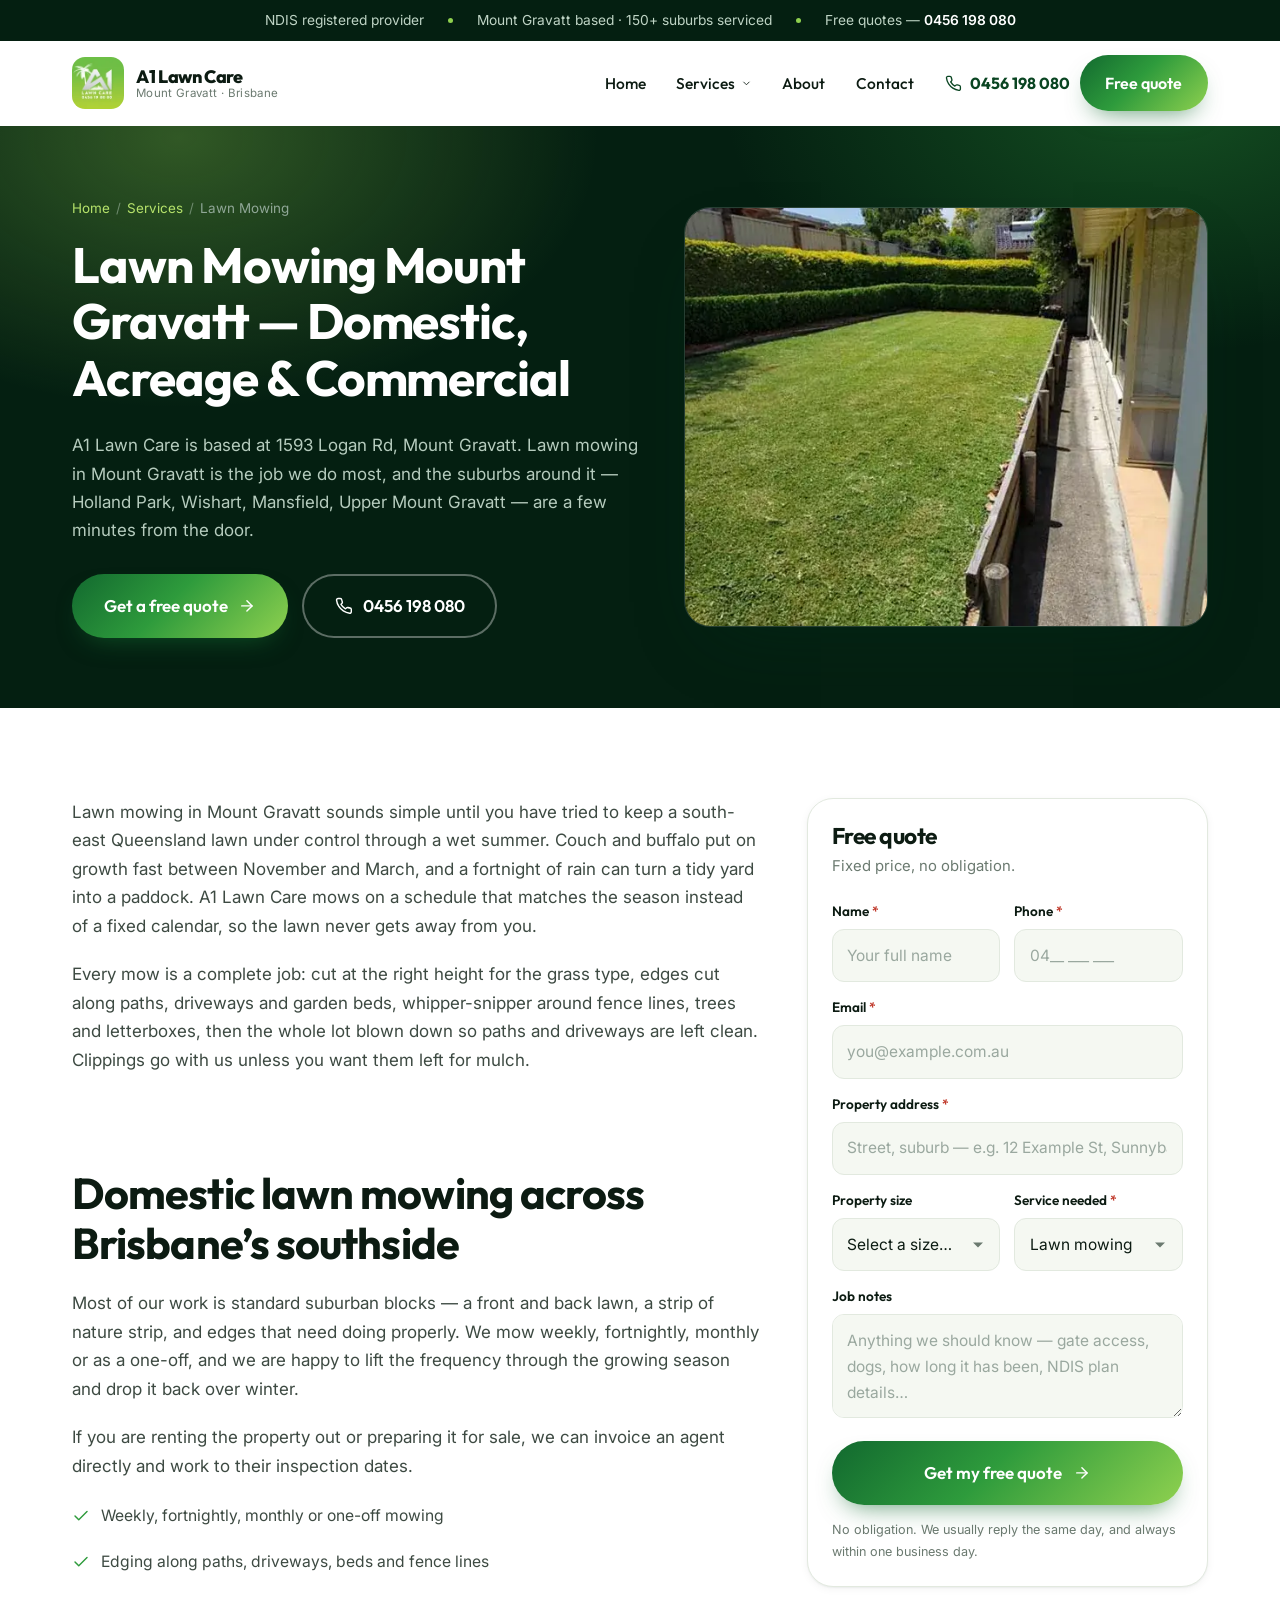
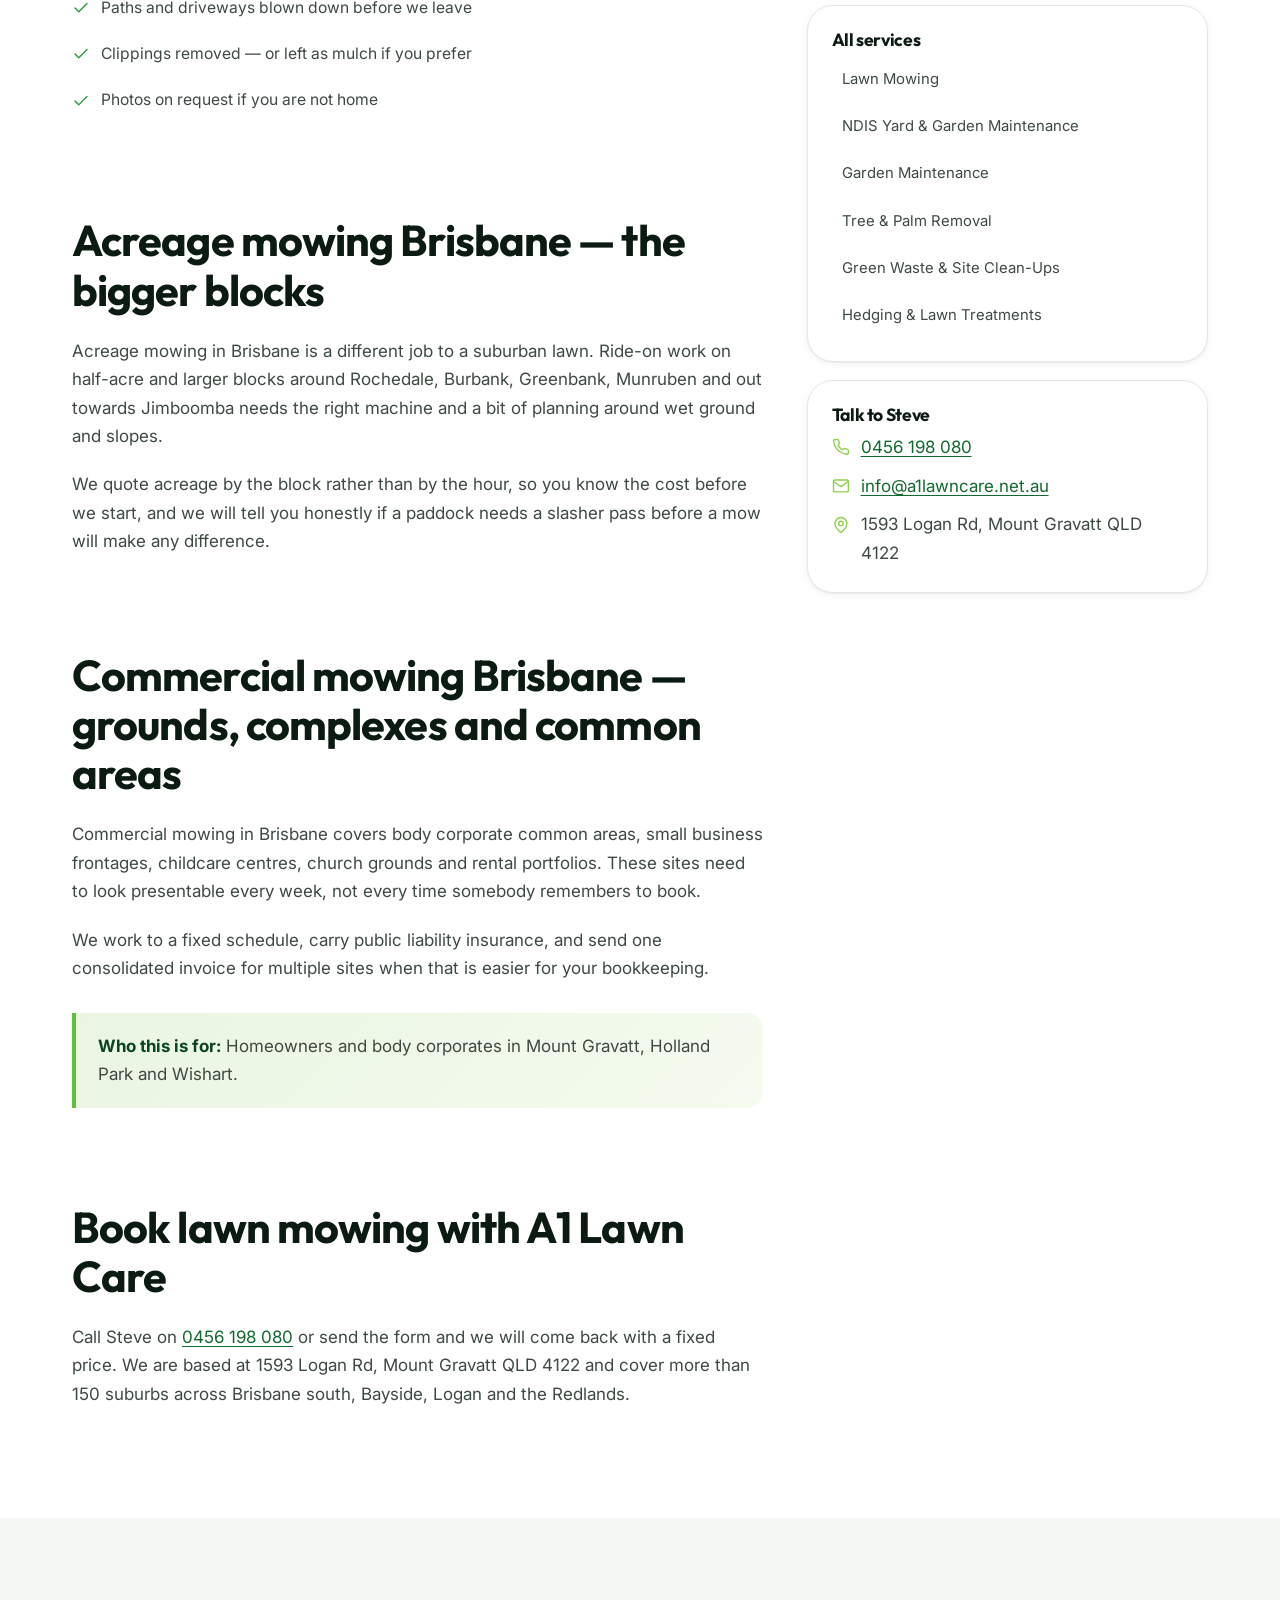
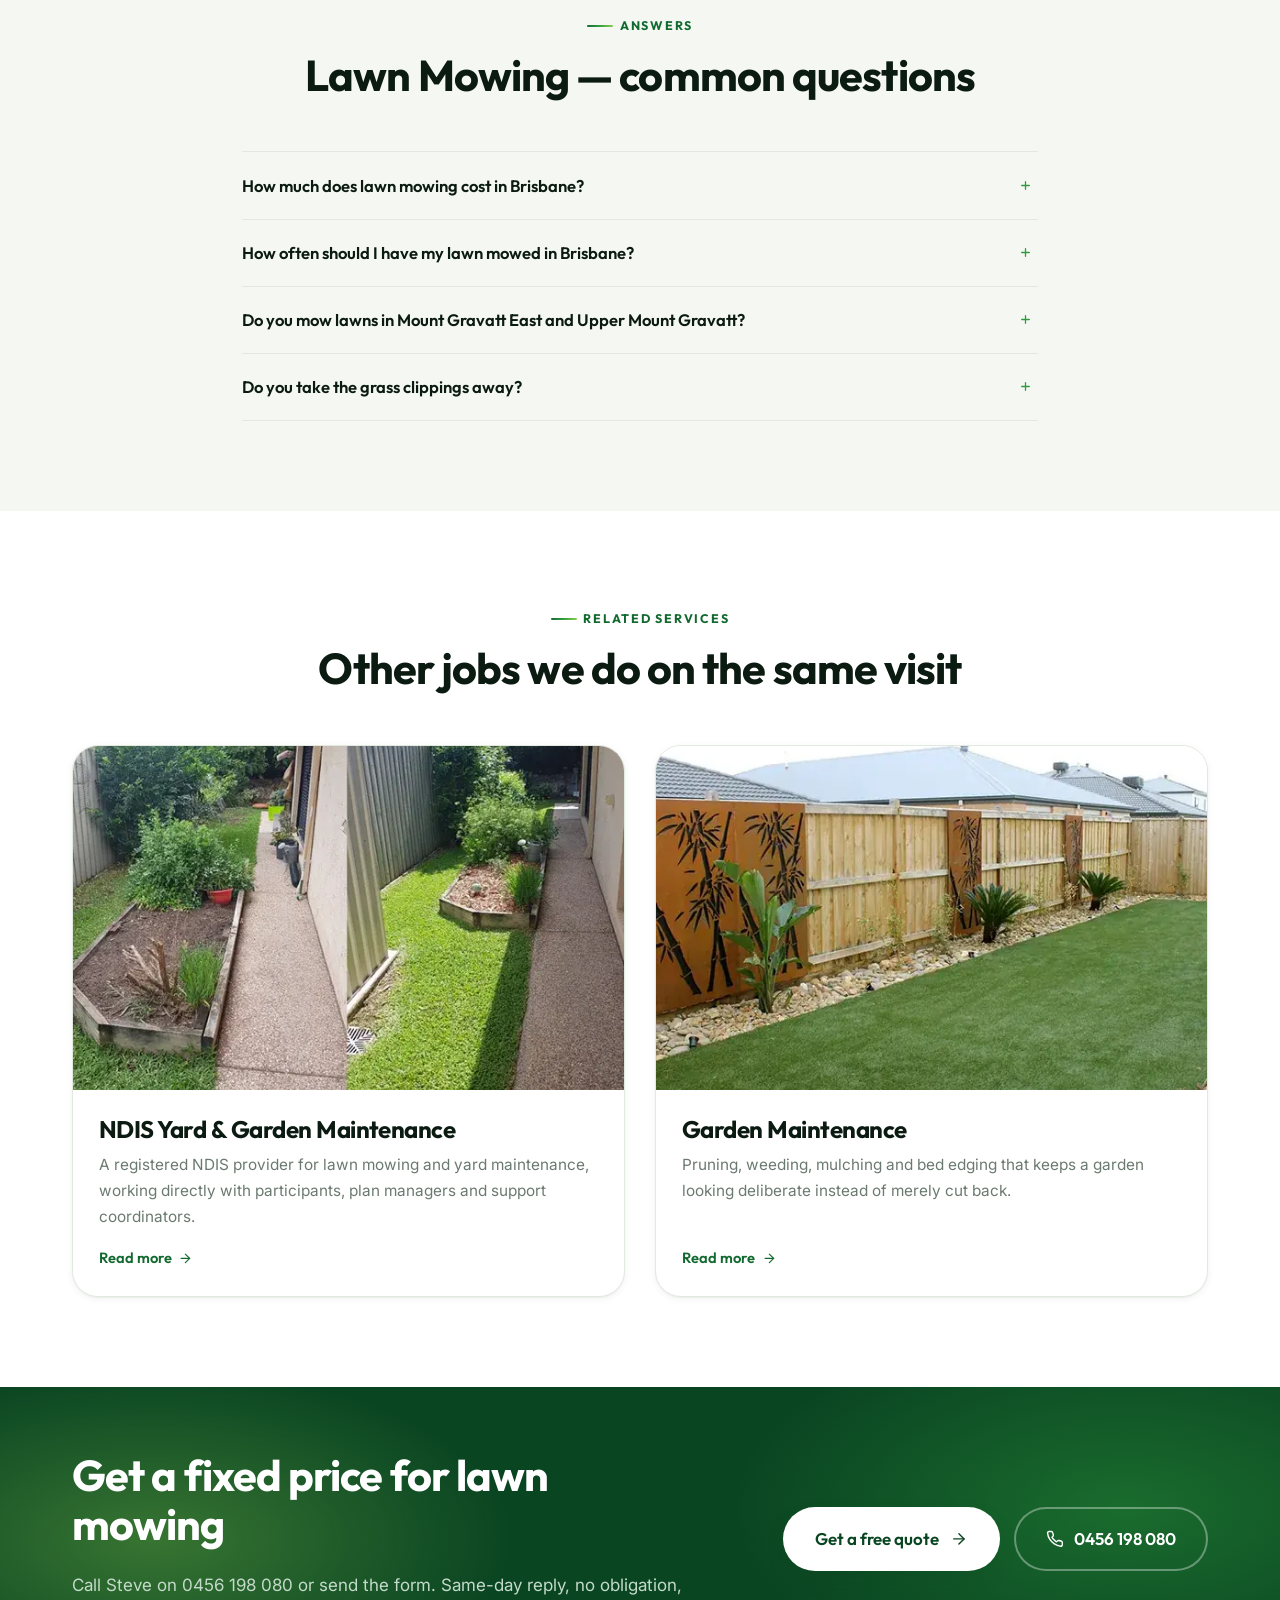
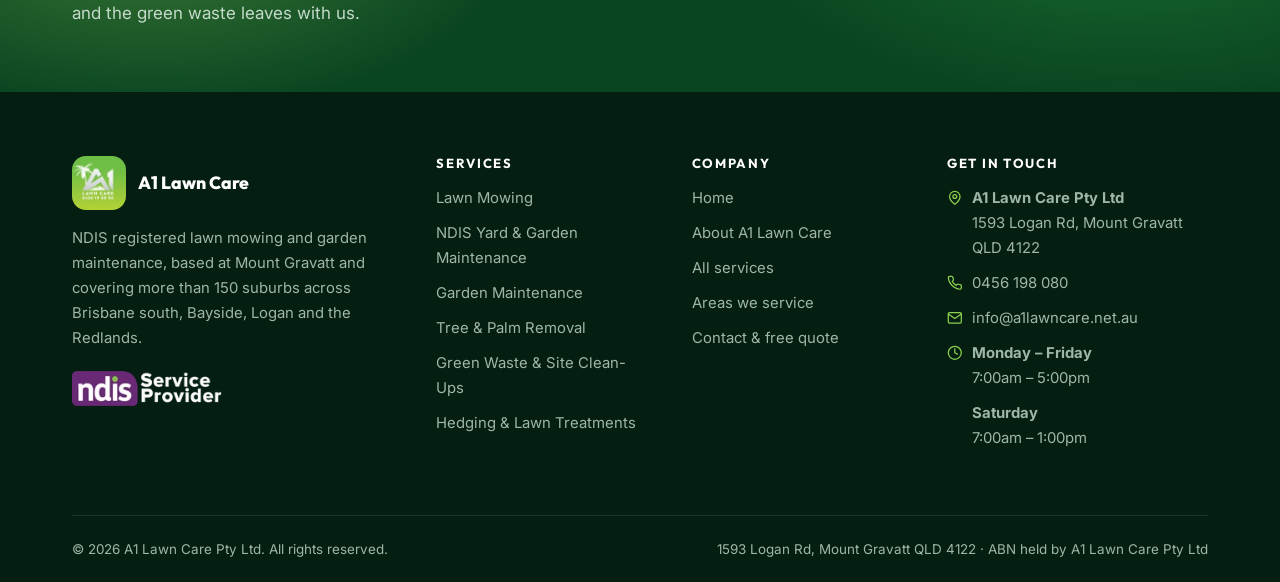
<file: services/lawn-mowing/index.html>
<!DOCTYPE html>
<html lang="en-AU">
  <head>
    <meta charset="utf-8">
    <!-- Pinch-zoom deliberately left enabled (research section 04) -->
    <meta name="viewport" content="width=device-width, initial-scale=1">
    <title>Lawn Mowing Mount Gravatt | A1 Lawn Care Brisbane</title>
    <meta name="description" content="Lawn mowing in Mount Gravatt and across Brisbane’s southside. Domestic, acreage and commercial mowing, edged and cleaned up. Call 0456 198 080.">
    <link rel="canonical" href="https://www.a1lawncare.net.au/services/lawn-mowing/">
    <meta name="robots" content="index, follow, max-image-preview:large, max-snippet:-1, max-video-preview:-1">
    <meta name="author" content="A1 Lawn Care Pty Ltd">
    <meta name="geo.region" content="AU-QLD">
    <meta name="geo.placename" content="Mount Gravatt, Queensland">
    <meta name="geo.position" content="-27.5406;153.0776">
    <meta name="ICBM" content="-27.5406, 153.0776">

    <meta property="og:type" content="website">
    <meta property="og:locale" content="en_AU">
    <meta property="og:site_name" content="A1 Lawn Care Pty Ltd">
    <meta property="og:title" content="Lawn Mowing Mount Gravatt | A1 Lawn Care Brisbane">
    <meta property="og:description" content="Lawn mowing in Mount Gravatt and across Brisbane’s southside. Domestic, acreage and commercial mowing, edged and cleaned up. Call 0456 198 080.">
    <meta property="og:url" content="https://www.a1lawncare.net.au/services/lawn-mowing/">
    <meta property="og:image" content="https://www.a1lawncare.net.au/assets/img/gallery-06-600.webp">
    <meta name="twitter:card" content="summary_large_image">
    <meta name="twitter:title" content="Lawn Mowing Mount Gravatt | A1 Lawn Care Brisbane">
    <meta name="twitter:description" content="Lawn mowing in Mount Gravatt and across Brisbane’s southside. Domestic, acreage and commercial mowing, edged and cleaned up. Call 0456 198 080.">
    <meta name="twitter:image" content="https://www.a1lawncare.net.au/assets/img/gallery-06-600.webp">

    <meta name="theme-color" content="#05301A">
    <link rel="icon" href="/assets/img/a1-lawn-care-logo-224.webp?v=d3a7d595" type="image/webp">
    <link rel="apple-touch-icon" href="/assets/img/a1-lawn-care-logo-224.webp?v=d3a7d595">

    <link rel="preconnect" href="https://fonts.googleapis.com">
    <link rel="preconnect" href="https://fonts.gstatic.com" crossorigin>
    <link rel="preload" as="style" href="https://fonts.googleapis.com/css2?family=Inter:wght@400;500;600&family=Outfit:wght@500;600;700;800&display=swap">
    <link rel="stylesheet" href="https://fonts.googleapis.com/css2?family=Inter:wght@400;500;600&family=Outfit:wght@500;600;700;800&display=swap" media="print" onload="this.media='all'">
    <noscript><link rel="stylesheet" href="https://fonts.googleapis.com/css2?family=Inter:wght@400;500;600&family=Outfit:wght@500;600;700;800&display=swap"></noscript>
    <link rel="stylesheet" href="/assets/css/site.css?v=129fc083">
    <script>document.documentElement.className += " js";</script>

    <!-- Conversion tracking: installed once, globally. Detects form submissions. -->
    <link rel="preconnect" href="https://link.msgsndr.com" crossorigin>
    <script
      defer
      src="https://link.msgsndr.com/js/external-tracking.js"
      data-tracking-id="tk_6582cb70c3d84289821c555a3d8691f9"
    ></script>
    <script type="application/ld+json">{"@context":"https://schema.org","@type":"LandscapingBusiness","@id":"https://www.a1lawncare.net.au/#business","name":"A1 Lawn Care Pty Ltd","alternateName":"A1 Lawn Care","url":"https://www.a1lawncare.net.au/","telephone":"+61456198080","email":"info@a1lawncare.net.au","image":"https://www.a1lawncare.net.au/assets/img/a1-lawn-care-logo-224.webp","logo":"https://www.a1lawncare.net.au/assets/img/a1-lawn-care-logo-224.webp","priceRange":"$$","currenciesAccepted":"AUD","paymentAccepted":"Cash, Bank transfer, Credit card, NDIS plan managed","foundingDate":"2019","description":"NDIS registered lawn mowing, garden maintenance, hedging, palm removal and green waste removal across Brisbane south, Bayside, Logan and the Redlands. Based at 1593 Logan Rd, Mount Gravatt QLD 4122.","address":{"@type":"PostalAddress","streetAddress":"1593 Logan Rd","addressLocality":"Mount Gravatt","addressRegion":"QLD","postalCode":"4122","addressCountry":"AU"},"geo":{"@type":"GeoCoordinates","latitude":-27.5406,"longitude":153.0776},"hasMap":"https://www.google.com/maps/search/?api=1&query=1593+Logan+Rd+Mount+Gravatt+QLD+4122","sameAs":["https://www.facebook.com/NDISmowing"],"openingHoursSpecification":[{"@type":"OpeningHoursSpecification","dayOfWeek":["Monday","Tuesday","Wednesday","Thursday","Friday"],"opens":"07:00","closes":"17:00"},{"@type":"OpeningHoursSpecification","dayOfWeek":["Saturday"],"opens":"07:00","closes":"13:00"}],"areaServed":[{"@type":"City","name":"Brisbane","addressRegion":"QLD","addressCountry":"AU"},{"@type":"City","name":"Logan City","addressRegion":"QLD","addressCountry":"AU"},{"@type":"City","name":"Redland City","addressRegion":"QLD","addressCountry":"AU"},{"@type":"Place","name":"Mount Gravatt, QLD"},{"@type":"Place","name":"Mount Gravatt East, QLD"},{"@type":"Place","name":"Upper Mount Gravatt, QLD"},{"@type":"Place","name":"Wishart, QLD"},{"@type":"Place","name":"Mansfield, QLD"},{"@type":"Place","name":"Holland Park, QLD"},{"@type":"Place","name":"Holland Park West, QLD"},{"@type":"Place","name":"Tarragindi, QLD"},{"@type":"Place","name":"Greenslopes, QLD"},{"@type":"Place","name":"Coorparoo, QLD"},{"@type":"Place","name":"Camp Hill, QLD"},{"@type":"Place","name":"Carina, QLD"},{"@type":"Place","name":"Carina Heights, QLD"},{"@type":"Place","name":"Annerley, QLD"},{"@type":"Place","name":"Fairfield, QLD"},{"@type":"Place","name":"Yeronga, QLD"},{"@type":"Place","name":"Yeerongpilly, QLD"},{"@type":"Place","name":"Tennyson, QLD"},{"@type":"Place","name":"Moorooka, QLD"},{"@type":"Place","name":"Salisbury, QLD"},{"@type":"Place","name":"Rocklea, QLD"},{"@type":"Place","name":"Coopers Plains, QLD"},{"@type":"Place","name":"Robertson, QLD"},{"@type":"Place","name":"Sunnybank, QLD"},{"@type":"Place","name":"Sunnybank Hills, QLD"},{"@type":"Place","name":"Macgregor, QLD"},{"@type":"Place","name":"Eight Mile Plains, QLD"},{"@type":"Place","name":"Runcorn, QLD"},{"@type":"Place","name":"Kuraby, QLD"},{"@type":"Place","name":"Stretton, QLD"},{"@type":"Place","name":"Calamvale, QLD"},{"@type":"Place","name":"Algester, QLD"},{"@type":"Place","name":"Parkinson, QLD"},{"@type":"Place","name":"Drewvale, QLD"},{"@type":"Place","name":"Acacia Ridge, QLD"},{"@type":"Place","name":"Archerfield, QLD"},{"@type":"Place","name":"Willawong, QLD"},{"@type":"Place","name":"Larapinta, QLD"},{"@type":"Place","name":"Pallara, QLD"},{"@type":"Place","name":"Heathwood, QLD"},{"@type":"Place","name":"Doolandella, QLD"},{"@type":"Place","name":"Durack, QLD"},{"@type":"Place","name":"Inala, QLD"},{"@type":"Place","name":"Richlands, QLD"},{"@type":"Place","name":"Ellen Grove, QLD"},{"@type":"Place","name":"Forest Lake, QLD"},{"@type":"Place","name":"Oxley, QLD"},{"@type":"Place","name":"Darra, QLD"},{"@type":"Place","name":"Wacol, QLD"},{"@type":"Place","name":"Sherwood, QLD"},{"@type":"Place","name":"Corinda, QLD"},{"@type":"Place","name":"Graceville, QLD"},{"@type":"Place","name":"Chelmer, QLD"},{"@type":"Place","name":"Jindalee, QLD"},{"@type":"Place","name":"Mount Ommaney, QLD"},{"@type":"Place","name":"Sinnamon Park, QLD"},{"@type":"Place","name":"Seventeen Mile Rocks, QLD"},{"@type":"Place","name":"Sumner, QLD"},{"@type":"Place","name":"Riverhills, QLD"},{"@type":"Place","name":"Westlake, QLD"},{"@type":"Place","name":"Middle Park, QLD"},{"@type":"Place","name":"Jamboree Heights, QLD"},{"@type":"Place","name":"Nathan, QLD"},{"@type":"Place","name":"Dutton Park, QLD"},{"@type":"Place","name":"Highgate Hill, QLD"},{"@type":"Place","name":"Rochedale, QLD"},{"@type":"Place","name":"Mackenzie, QLD"},{"@type":"Place","name":"Burbank, QLD"},{"@type":"Place","name":"Carindale, QLD"},{"@type":"Place","name":"Cannon Hill, QLD"},{"@type":"Place","name":"Tingalpa, QLD"},{"@type":"Place","name":"Wakerley, QLD"},{"@type":"Place","name":"Gumdale, QLD"},{"@type":"Place","name":"Chandler, QLD"},{"@type":"Place","name":"Belmont, QLD"},{"@type":"Place","name":"Ransome, QLD"},{"@type":"Place","name":"Murarrie, QLD"},{"@type":"Place","name":"Hemmant, QLD"},{"@type":"Place","name":"Lytton, QLD"},{"@type":"Place","name":"Wynnum, QLD"},{"@type":"Place","name":"Wynnum West, QLD"},{"@type":"Place","name":"Wynnum North, QLD"},{"@type":"Place","name":"Manly, QLD"},{"@type":"Place","name":"Manly West, QLD"},{"@type":"Place","name":"Lota, QLD"},{"@type":"Place","name":"Bulimba, QLD"},{"@type":"Place","name":"Hawthorne, QLD"},{"@type":"Place","name":"Balmoral, QLD"},{"@type":"Place","name":"Morningside, QLD"},{"@type":"Place","name":"Norman Park, QLD"},{"@type":"Place","name":"Seven Hills, QLD"},{"@type":"Place","name":"East Brisbane, QLD"},{"@type":"Place","name":"Springwood, QLD"},{"@type":"Place","name":"Slacks Creek, QLD"},{"@type":"Place","name":"Daisy Hill, QLD"},{"@type":"Place","name":"Shailer Park, QLD"},{"@type":"Place","name":"Tanah Merah, QLD"},{"@type":"Place","name":"Loganholme, QLD"},{"@type":"Place","name":"Cornubia, QLD"},{"@type":"Place","name":"Carbrook, QLD"},{"@type":"Place","name":"Underwood, QLD"},{"@type":"Place","name":"Rochedale South, QLD"},{"@type":"Place","name":"Priestdale, QLD"},{"@type":"Place","name":"Kingston, QLD"},{"@type":"Place","name":"Woodridge, QLD"},{"@type":"Place","name":"Logan Central, QLD"},{"@type":"Place","name":"Marsden, QLD"},{"@type":"Place","name":"Crestmead, QLD"},{"@type":"Place","name":"Berrinba, QLD"},{"@type":"Place","name":"Browns Plains, QLD"},{"@type":"Place","name":"Hillcrest, QLD"},{"@type":"Place","name":"Regents Park, QLD"},{"@type":"Place","name":"Heritage Park, QLD"},{"@type":"Place","name":"Boronia Heights, QLD"},{"@type":"Place","name":"Forestdale, QLD"},{"@type":"Place","name":"Greenbank, QLD"},{"@type":"Place","name":"Park Ridge, QLD"},{"@type":"Place","name":"Munruben, QLD"},{"@type":"Place","name":"Logan Reserve, QLD"},{"@type":"Place","name":"Waterford, QLD"},{"@type":"Place","name":"Waterford West, QLD"},{"@type":"Place","name":"Loganlea, QLD"},{"@type":"Place","name":"Meadowbrook, QLD"},{"@type":"Place","name":"Bethania, QLD"},{"@type":"Place","name":"Holmview, QLD"},{"@type":"Place","name":"Edens Landing, QLD"},{"@type":"Place","name":"Eagleby, QLD"},{"@type":"Place","name":"Beenleigh, QLD"},{"@type":"Place","name":"Mount Warren Park, QLD"},{"@type":"Place","name":"Windaroo, QLD"},{"@type":"Place","name":"Bannockburn, QLD"},{"@type":"Place","name":"Yarrabilba, QLD"},{"@type":"Place","name":"Jimboomba, QLD"},{"@type":"Place","name":"Cedar Vale, QLD"},{"@type":"Place","name":"Flagstone, QLD"},{"@type":"Place","name":"Capalaba, QLD"},{"@type":"Place","name":"Cleveland, QLD"},{"@type":"Place","name":"Alexandra Hills, QLD"},{"@type":"Place","name":"Birkdale, QLD"},{"@type":"Place","name":"Ormiston, QLD"},{"@type":"Place","name":"Thornlands, QLD"},{"@type":"Place","name":"Thorneside, QLD"},{"@type":"Place","name":"Victoria Point, QLD"},{"@type":"Place","name":"Wellington Point, QLD"},{"@type":"Place","name":"Redland Bay, QLD"},{"@type":"Place","name":"Sheldon, QLD"},{"@type":"Place","name":"Mount Cotton, QLD"},{"@type":"Place","name":"Coochiemudlo Island, QLD"},{"@type":"Place","name":"Macleay Island, QLD"},{"@type":"Place","name":"Russell Island, QLD"},{"@type":"Place","name":"Karragarra Island, QLD"},{"@type":"Place","name":"Lamb Island, QLD"}],"hasOfferCatalog":{"@type":"OfferCatalog","name":"Lawn and garden services","itemListElement":[{"@type":"Offer","itemOffered":{"@type":"Service","name":"Lawn Mowing","url":"https://www.a1lawncare.net.au/services/lawn-mowing/"}},{"@type":"Offer","itemOffered":{"@type":"Service","name":"NDIS Yard & Garden Maintenance","url":"https://www.a1lawncare.net.au/services/ndis-lawn-mowing/"}},{"@type":"Offer","itemOffered":{"@type":"Service","name":"Garden Maintenance","url":"https://www.a1lawncare.net.au/services/garden-maintenance/"}},{"@type":"Offer","itemOffered":{"@type":"Service","name":"Tree & Palm Removal","url":"https://www.a1lawncare.net.au/services/palm-tree-removal/"}},{"@type":"Offer","itemOffered":{"@type":"Service","name":"Green Waste & Site Clean-Ups","url":"https://www.a1lawncare.net.au/services/green-waste-removal/"}},{"@type":"Offer","itemOffered":{"@type":"Service","name":"Hedging & Lawn Treatments","url":"https://www.a1lawncare.net.au/services/hedge-trimming-lawn-treatments/"}}]},"founder":{"@type":"Person","name":"Steve Cope"},"knowsAbout":["Lawn mowing","NDIS yard maintenance","Garden maintenance","Palm tree removal","Green waste removal","Hedge trimming","Lawn coring","Lawn top dressing","Weed control"]}</script>
    <script type="application/ld+json">{"@context":"https://schema.org","@type":"Service","name":"Lawn Mowing","serviceType":"lawn mowing mount gravatt","url":"https://www.a1lawncare.net.au/services/lawn-mowing/","provider":{"@id":"https://www.a1lawncare.net.au/#business"},"areaServed":[{"@type":"City","name":"Brisbane","addressRegion":"QLD","addressCountry":"AU"},{"@type":"City","name":"Logan City","addressRegion":"QLD","addressCountry":"AU"},{"@type":"City","name":"Redland City","addressRegion":"QLD","addressCountry":"AU"}],"description":"Regular or one-off mowing, edged, whipper-snipped and blown down. Domestic blocks, acreage and commercial grounds across the southside.","audience":{"@type":"Audience","audienceType":"Homeowners and body corporates in Mount Gravatt, Holland Park and Wishart"},"offers":{"@type":"Offer","priceCurrency":"AUD","availability":"https://schema.org/InStock","url":"https://www.a1lawncare.net.au/contact/"}}</script>
    <script type="application/ld+json">{"@context":"https://schema.org","@type":"FAQPage","mainEntity":[{"@type":"Question","name":"How much does lawn mowing cost in Brisbane?","acceptedAnswer":{"@type":"Answer","text":"Most standard suburban blocks on Brisbane’s southside sit between $50 and $90 per visit, depending on block size, how much edging is involved and whether clippings are taken away. Acreage and first-time catch-up mows are quoted individually. A1 Lawn Care quotes the price before any work starts, and it does not change on the day."}},{"@type":"Question","name":"How often should I have my lawn mowed in Brisbane?","acceptedAnswer":{"@type":"Answer","text":"Through the growing season — roughly October to April — most Brisbane lawns need mowing every one to two weeks. Over the cooler months growth slows and every three to four weeks is usually enough. We adjust the schedule with the season rather than charging for visits the lawn does not need."}},{"@type":"Question","name":"Do you mow lawns in Mount Gravatt East and Upper Mount Gravatt?","acceptedAnswer":{"@type":"Answer","text":"Yes. A1 Lawn Care is based on Logan Rd at Mount Gravatt, so Mount Gravatt East, Upper Mount Gravatt, Wishart, Mansfield, Holland Park and Tarragindi are all a short drive away and are serviced regularly."}},{"@type":"Question","name":"Do you take the grass clippings away?","acceptedAnswer":{"@type":"Answer","text":"Yes. Clippings and green waste go with us as part of the mow at no extra charge. If you would rather keep them for compost or mulch, just say so and we will leave them bagged or spread."}}]}</script>
    <script type="application/ld+json">{"@context":"https://schema.org","@type":"BreadcrumbList","itemListElement":[{"@type":"ListItem","position":1,"name":"Home","item":"https://www.a1lawncare.net.au/"},{"@type":"ListItem","position":2,"name":"Services","item":"https://www.a1lawncare.net.au/services/"},{"@type":"ListItem","position":3,"name":"Lawn Mowing","item":"https://www.a1lawncare.net.au/services/lawn-mowing/"}]}</script>
  </head>
  <body>
    <a class="skip-link" href="#main">Skip to content</a>

    <div class="topbar">
      <div class="container topbar-inner">
        <span>NDIS registered provider</span>
        <span class="dot" aria-hidden="true"></span>
        <span>Mount Gravatt based &middot; 150+ suburbs serviced</span>
        <span class="dot" aria-hidden="true"></span>
        <span>Free quotes &mdash; <a href="tel:+61456198080">0456 198 080</a></span>
      </div>
    </div>

    <header class="site-header">
      <div class="container header-inner">
        <a class="brand" href="/">
          <img src="/assets/img/a1-lawn-care-logo-112.webp?v=df842eda"
               srcset="/assets/img/a1-lawn-care-logo-112.webp?v=df842eda 112w,
                       /assets/img/a1-lawn-care-logo-224.webp?v=d3a7d595 224w"
               sizes="52px" width="52" height="52" fetchpriority="high"
               alt="A1 Lawn Care Pty Ltd logo - lawn mowing Brisbane">
          <span class="brand-text">
            <span class="brand-name">A1 Lawn Care</span>
            <span class="brand-tag">Mount Gravatt &middot; Brisbane</span>
          </span>
        </a>

        <nav class="primary-nav" aria-label="Primary">
          <ul>
            <li><a href="/">Home</a></li>
            <li class="has-sub">
              <button type="button" aria-expanded="true">Services <svg viewBox="0 0 24 24" fill="none" stroke="currentColor" stroke-width="1.9" stroke-linecap="round" stroke-linejoin="round" aria-hidden="true"><path d="m6 9 6 6 6-6"/></svg></button>
              <ul class="submenu">
                <li><a href="/services/">All services<span class="sub-desc">The full list</span></a></li>
                <li><a href="/services/lawn-mowing/" aria-current="page">Lawn Mowing<span class="sub-desc">lawn mowing mount gravatt</span></a></li><li><a href="/services/ndis-lawn-mowing/">NDIS Yard &amp; Garden Maintenance<span class="sub-desc">ndis mowing</span></a></li><li><a href="/services/garden-maintenance/">Garden Maintenance<span class="sub-desc">garden maintenance brisbane</span></a></li><li><a href="/services/palm-tree-removal/">Tree &amp; Palm Removal<span class="sub-desc">palm tree removal brisbane</span></a></li><li><a href="/services/green-waste-removal/">Green Waste &amp; Site Clean-Ups<span class="sub-desc">green waste removal brisbane</span></a></li><li><a href="/services/hedge-trimming-lawn-treatments/">Hedging &amp; Lawn Treatments<span class="sub-desc">hedge trimming services brisbane</span></a></li>
              </ul>
            </li>
            <li><a href="/about/">About</a></li>
            <li><a href="/contact/">Contact</a></li>
          </ul>
        </nav>

        <div class="header-cta">
          <a class="header-phone" href="tel:+61456198080"><svg viewBox="0 0 24 24" fill="none" stroke="currentColor" stroke-width="1.9" stroke-linecap="round" stroke-linejoin="round" aria-hidden="true"><path d="M22 16.9v3a2 2 0 0 1-2.2 2 19.8 19.8 0 0 1-8.6-3.1 19.5 19.5 0 0 1-6-6A19.8 19.8 0 0 1 2.1 4.2 2 2 0 0 1 4.1 2h3a2 2 0 0 1 2 1.7c.1 1 .4 1.9.7 2.8a2 2 0 0 1-.5 2.1L8.1 9.9a16 16 0 0 0 6 6l1.3-1.2a2 2 0 0 1 2.1-.5c.9.3 1.8.6 2.8.7a2 2 0 0 1 1.7 2Z"/></svg><span class="txt">0456 198 080</span></a>
          <button class="btn" type="button" data-quote-open>Free quote</button>
          <button class="nav-toggle" type="button" aria-label="Open menu" aria-expanded="false">
            <span></span>
          </button>
        </div>
      </div>
    </header>
    <div class="nav-scrim"></div>

    <main id="main">

      <section class="page-hero page-hero--split">
        <div class="container page-hero-grid">
          <div class="page-hero-inner">
            <nav class="breadcrumb" aria-label="Breadcrumb">
              <ol>
                <li><a href="/">Home</a></li>
                <li><a href="/services/">Services</a></li>
                <li aria-current="page">Lawn Mowing</li>
              </ol>
            </nav>
            <h1>Lawn Mowing Mount Gravatt — Domestic, Acreage &amp; Commercial</h1>
            <p>A1 Lawn Care is based at 1593 Logan Rd, Mount Gravatt. Lawn mowing in Mount Gravatt is the job we do most, and the suburbs around it — Holland Park, Wishart, Mansfield, Upper Mount Gravatt — are a few minutes from the door.</p>
            <div class="btn-row">
              <a class="btn btn--lg" href="#quote">Get a free quote <svg viewBox="0 0 24 24" fill="none" stroke="currentColor" stroke-width="1.9" stroke-linecap="round" stroke-linejoin="round" aria-hidden="true"><path d="M5 12h14"/><path d="m12 5 7 7-7 7"/></svg></a>
              <a class="btn btn--outline-light btn--lg" href="tel:+61456198080"><svg viewBox="0 0 24 24" fill="none" stroke="currentColor" stroke-width="1.9" stroke-linecap="round" stroke-linejoin="round" aria-hidden="true"><path d="M22 16.9v3a2 2 0 0 1-2.2 2 19.8 19.8 0 0 1-8.6-3.1 19.5 19.5 0 0 1-6-6A19.8 19.8 0 0 1 2.1 4.2 2 2 0 0 1 4.1 2h3a2 2 0 0 1 2 1.7c.1 1 .4 1.9.7 2.8a2 2 0 0 1-.5 2.1L8.1 9.9a16 16 0 0 0 6 6l1.3-1.2a2 2 0 0 1 2.1-.5c.9.3 1.8.6 2.8.7a2 2 0 0 1 1.7 2Z"/></svg> 0456 198 080</a>
            </div>
          </div>
          <figure class="page-hero-media">
            <img src="/assets/img/gallery-06-600.webp?v=d070bdd6" srcset="/assets/img/gallery-06-400.webp?v=66a90684 400w, /assets/img/gallery-06-600.webp?v=d070bdd6 600w" sizes="(max-width: 940px) calc(100vw - 44px), 46vw" width="600" height="480" alt="Lawn mowing Mount Gravatt - freshly mown backyard lawn and trimmed hedge line by A1 Lawn Care" decoding="async" fetchpriority="high">
          </figure>
        </div>
      </section>

      <section class="section">
        <div class="container with-aside">
          <div class="prose reveal">
            <p>Lawn mowing in Mount Gravatt sounds simple until you have tried to keep a south-east Queensland lawn under control through a wet summer. Couch and buffalo put on growth fast between November and March, and a fortnight of rain can turn a tidy yard into a paddock. A1 Lawn Care mows on a schedule that matches the season instead of a fixed calendar, so the lawn never gets away from you.</p><p>Every mow is a complete job: cut at the right height for the grass type, edges cut along paths, driveways and garden beds, whipper-snipper around fence lines, trees and letterboxes, then the whole lot blown down so paths and driveways are left clean. Clippings go with us unless you want them left for mulch.</p>
            <h2>Domestic lawn mowing across Brisbane’s southside</h2><p>Most of our work is standard suburban blocks — a front and back lawn, a strip of nature strip, and edges that need doing properly. We mow weekly, fortnightly, monthly or as a one-off, and we are happy to lift the frequency through the growing season and drop it back over winter.</p><p>If you are renting the property out or preparing it for sale, we can invoice an agent directly and work to their inspection dates.</p><ul class="ticks" style="margin-top:1.4rem"><li><svg viewBox="0 0 24 24" fill="none" stroke="currentColor" stroke-width="1.9" stroke-linecap="round" stroke-linejoin="round" aria-hidden="true"><path d="m20 6-11 11-5-5"/></svg><span>Weekly, fortnightly, monthly or one-off mowing</span></li><li><svg viewBox="0 0 24 24" fill="none" stroke="currentColor" stroke-width="1.9" stroke-linecap="round" stroke-linejoin="round" aria-hidden="true"><path d="m20 6-11 11-5-5"/></svg><span>Edging along paths, driveways, beds and fence lines</span></li><li><svg viewBox="0 0 24 24" fill="none" stroke="currentColor" stroke-width="1.9" stroke-linecap="round" stroke-linejoin="round" aria-hidden="true"><path d="m20 6-11 11-5-5"/></svg><span>Paths and driveways blown down before we leave</span></li><li><svg viewBox="0 0 24 24" fill="none" stroke="currentColor" stroke-width="1.9" stroke-linecap="round" stroke-linejoin="round" aria-hidden="true"><path d="m20 6-11 11-5-5"/></svg><span>Clippings removed — or left as mulch if you prefer</span></li><li><svg viewBox="0 0 24 24" fill="none" stroke="currentColor" stroke-width="1.9" stroke-linecap="round" stroke-linejoin="round" aria-hidden="true"><path d="m20 6-11 11-5-5"/></svg><span>Photos on request if you are not home</span></li></ul><h2>Acreage mowing Brisbane — the bigger blocks</h2><p>Acreage mowing in Brisbane is a different job to a suburban lawn. Ride-on work on half-acre and larger blocks around Rochedale, Burbank, Greenbank, Munruben and out towards Jimboomba needs the right machine and a bit of planning around wet ground and slopes.</p><p>We quote acreage by the block rather than by the hour, so you know the cost before we start, and we will tell you honestly if a paddock needs a slasher pass before a mow will make any difference.</p><h2>Commercial mowing Brisbane — grounds, complexes and common areas</h2><p>Commercial mowing in Brisbane covers body corporate common areas, small business frontages, childcare centres, church grounds and rental portfolios. These sites need to look presentable every week, not every time somebody remembers to book.</p><p>We work to a fixed schedule, carry public liability insurance, and send one consolidated invoice for multiple sites when that is easier for your bookkeeping.</p>

            <div class="callout">
              <p><strong>Who this is for:</strong> Homeowners and body corporates in Mount Gravatt, Holland Park and Wishart.</p>
            </div>

            <h2>Book lawn mowing with A1 Lawn Care</h2>
            <p>Call Steve on <a href="tel:+61456198080">0456 198 080</a> or send the form
               and we will come back with a fixed price. We are based at
               1593 Logan Rd, Mount Gravatt QLD 4122 and cover more than 150 suburbs across Brisbane south,
               Bayside, Logan and the Redlands.</p>
          </div>

          <aside class="aside-sticky">
            <div class="aside-card quote-card" id="quote" style="padding:24px">
              <form class="js-quote-form" id="svc-quote" data-redirect="/thank-you/"
            action="/thank-you/" method="post" novalidate>
        <h2>Free quote</h2>
        <p class="quote-sub">Fixed price, no obligation.</p>

        <!-- Honeypot -->
        <div class="hp-field" aria-hidden="true">
          <label for="svc-quote-hp">Leave this field empty</label>
          <input type="text" id="svc-quote-hp" name="a1_hp" tabindex="-1"
                 autocomplete="off" aria-hidden="true">
        </div>

        <div class="field-row">
          <div class="field">
            <label for="svc-quote-name">Name <span class="req" aria-hidden="true">*</span></label>
            <input type="text" id="svc-quote-name" name="full_name" autocomplete="name"
                   placeholder="Your full name" required>
            <span class="err" role="alert"></span>
          </div>
          <div class="field">
            <label for="svc-quote-phone">Phone <span class="req" aria-hidden="true">*</span></label>
            <input type="tel" id="svc-quote-phone" name="phone" autocomplete="tel"
                   placeholder="04__ ___ ___" required>
            <span class="err" role="alert"></span>
          </div>
        </div>

        <div class="field">
          <label for="svc-quote-email">Email <span class="req" aria-hidden="true">*</span></label>
          <input type="email" id="svc-quote-email" name="email" autocomplete="email"
                 placeholder="you@example.com.au" required>
          <span class="err" role="alert"></span>
        </div>

        <div class="field">
          <label for="svc-quote-address">Property address <span class="req" aria-hidden="true">*</span></label>
          <input type="text" id="svc-quote-address" name="property_address"
                 autocomplete="street-address"
                 placeholder="Street, suburb — e.g. 12 Example St, Sunnybank" required>
          <span class="err" role="alert"></span>
        </div>

        <div class="field-row">
          <div class="field">
            <label for="svc-quote-size">Property size</label>
            <select id="svc-quote-size" name="property_size">
              <option value="">Select a size&hellip;</option>
              <option value="Small yard / courtyard">Small yard / courtyard</option><option value="Standard suburban block (up to 600m²)">Standard suburban block (up to 600m²)</option><option value="Large block (600–1000m²)">Large block (600–1000m²)</option><option value="Acreage (1000m²+)">Acreage (1000m²+)</option><option value="Commercial / body corporate">Commercial / body corporate</option><option value="Not sure">Not sure</option>
            </select>
          </div>
          <div class="field">
            <label for="svc-quote-service">Service needed <span class="req" aria-hidden="true">*</span></label>
            <select id="svc-quote-service" name="service_needed" required>
              <option value="">Select a service&hellip;</option>
              <option value="Lawn mowing" selected>Lawn mowing</option><option value="NDIS yard &amp; garden maintenance">NDIS yard &amp; garden maintenance</option><option value="Garden maintenance">Garden maintenance</option><option value="Tree &amp; palm removal">Tree &amp; palm removal</option><option value="Green waste removal / yard clean-up">Green waste removal / yard clean-up</option><option value="Hedge trimming">Hedge trimming</option><option value="Lawn coring &amp; top dressing">Lawn coring &amp; top dressing</option><option value="Weed control">Weed control</option><option value="Something else">Something else</option>
            </select>
            <span class="err" role="alert"></span>
          </div>
        </div>

        <div class="field">
          <label for="svc-quote-notes">Job notes</label>
          <textarea id="svc-quote-notes" name="job_notes"
                    placeholder="Anything we should know — gate access, dogs, how long it has been, NDIS plan details&hellip;"></textarea>
        </div>

        <button class="btn btn--lg btn--block" type="submit">
          <span class="btn-spinner" aria-hidden="true"></span>
          <svg class="btn-tick" viewBox="0 0 24 24" fill="none" stroke="currentColor"
               stroke-width="2.6" stroke-linecap="round" stroke-linejoin="round"
               aria-hidden="true"><path d="m20 6-11 11-5-5"/></svg>
          <span class="btn-text">Get my free quote</span>
          <span class="btn-arrow"><svg viewBox="0 0 24 24" fill="none" stroke="currentColor" stroke-width="1.9" stroke-linecap="round" stroke-linejoin="round" aria-hidden="true"><path d="M5 12h14"/><path d="m12 5 7 7-7 7"/></svg></span>
        </button>
        <p class="form-status" role="status" aria-live="polite"></p>
        <p class="form-fineprint">No obligation. We usually reply the same day, and
           always within one business day.</p>
      </form>
            </div>
            <div class="aside-card">
              <h3>All services</h3>
              <ul><li><a href="/services/lawn-mowing/">Lawn Mowing</a></li><li><a href="/services/ndis-lawn-mowing/">NDIS Yard &amp; Garden Maintenance</a></li><li><a href="/services/garden-maintenance/">Garden Maintenance</a></li><li><a href="/services/palm-tree-removal/">Tree &amp; Palm Removal</a></li><li><a href="/services/green-waste-removal/">Green Waste &amp; Site Clean-Ups</a></li><li><a href="/services/hedge-trimming-lawn-treatments/">Hedging &amp; Lawn Treatments</a></li></ul>
            </div>
            <div class="aside-card">
              <h3>Talk to Steve</h3>
              <div class="footer-nap" style="color:var(--body)">
                <div><svg viewBox="0 0 24 24" fill="none" stroke="currentColor" stroke-width="1.9" stroke-linecap="round" stroke-linejoin="round" aria-hidden="true"><path d="M22 16.9v3a2 2 0 0 1-2.2 2 19.8 19.8 0 0 1-8.6-3.1 19.5 19.5 0 0 1-6-6A19.8 19.8 0 0 1 2.1 4.2 2 2 0 0 1 4.1 2h3a2 2 0 0 1 2 1.7c.1 1 .4 1.9.7 2.8a2 2 0 0 1-.5 2.1L8.1 9.9a16 16 0 0 0 6 6l1.3-1.2a2 2 0 0 1 2.1-.5c.9.3 1.8.6 2.8.7a2 2 0 0 1 1.7 2Z"/></svg><a href="tel:+61456198080">0456 198 080</a></div>
                <div><svg viewBox="0 0 24 24" fill="none" stroke="currentColor" stroke-width="1.9" stroke-linecap="round" stroke-linejoin="round" aria-hidden="true"><path d="M4 4h16a2 2 0 0 1 2 2v12a2 2 0 0 1-2 2H4a2 2 0 0 1-2-2V6a2 2 0 0 1 2-2Z"/><path d="m22 6-10 7L2 6"/></svg><a href="mailto:info@a1lawncare.net.au">info@a1lawncare.net.au</a></div>
                <div><svg viewBox="0 0 24 24" fill="none" stroke="currentColor" stroke-width="1.9" stroke-linecap="round" stroke-linejoin="round" aria-hidden="true"><path d="M20 10c0 6-8 12-8 12s-8-6-8-12a8 8 0 0 1 16 0Z"/><circle cx="12" cy="10" r="3"/></svg><span>1593 Logan Rd, Mount Gravatt QLD 4122</span></div>
              </div>
            </div>
          </aside>
        </div>
      </section>

<section class="section section--sand" id="faq">
      <div class="container container--narrow">
        <div class="section-head section-head--center reveal">
          <span class="eyebrow">Answers</span>
          <h2>Lawn Mowing — common questions</h2>
          
        </div>
        <div class="faq reveal"><details>
          <summary>How much does lawn mowing cost in Brisbane?</summary>
          <div class="answer"><div><p>Most standard suburban blocks on Brisbane’s southside sit between $50 and $90 per visit, depending on block size, how much edging is involved and whether clippings are taken away. Acreage and first-time catch-up mows are quoted individually. A1 Lawn Care quotes the price before any work starts, and it does not change on the day.</p></div></div>
        </details><details>
          <summary>How often should I have my lawn mowed in Brisbane?</summary>
          <div class="answer"><div><p>Through the growing season — roughly October to April — most Brisbane lawns need mowing every one to two weeks. Over the cooler months growth slows and every three to four weeks is usually enough. We adjust the schedule with the season rather than charging for visits the lawn does not need.</p></div></div>
        </details><details>
          <summary>Do you mow lawns in Mount Gravatt East and Upper Mount Gravatt?</summary>
          <div class="answer"><div><p>Yes. A1 Lawn Care is based on Logan Rd at Mount Gravatt, so Mount Gravatt East, Upper Mount Gravatt, Wishart, Mansfield, Holland Park and Tarragindi are all a short drive away and are serviced regularly.</p></div></div>
        </details><details>
          <summary>Do you take the grass clippings away?</summary>
          <div class="answer"><div><p>Yes. Clippings and green waste go with us as part of the mow at no extra charge. If you would rather keep them for compost or mulch, just say so and we will leave them bagged or spread.</p></div></div>
        </details></div>
      </div>
    </section>

      <section class="section">
        <div class="container">
          <div class="section-head section-head--center reveal">
            <span class="eyebrow">Related services</span>
            <h2>Other jobs we do on the same visit</h2>
          </div>
          <div class="grid grid--3 reveal-stagger"><a class="card service-card" href="/services/ndis-lawn-mowing/">
      <div class="media"><img src="/assets/img/gallery-07-600.webp?v=609148aa" srcset="/assets/img/gallery-07-400.webp?v=1fac4a60 400w, /assets/img/gallery-07-600.webp?v=609148aa 600w" sizes="(max-width: 700px) calc(100vw - 44px), (max-width: 1100px) 45vw, 33vw" width="600" height="480" alt="NDIS yard maintenance Brisbane - side path and access kept clear by A1 Lawn Care" decoding="async" loading="lazy"></div>
      <div class="body">
        <h3>NDIS Yard &amp; Garden Maintenance</h3>
        <p>A registered NDIS provider for lawn mowing and yard maintenance, working directly with participants, plan managers and support coordinators.</p>
        <span class="more">Read more <svg viewBox="0 0 24 24" fill="none" stroke="currentColor" stroke-width="1.9" stroke-linecap="round" stroke-linejoin="round" aria-hidden="true"><path d="M5 12h14"/><path d="m12 5 7 7-7 7"/></svg></span>
      </div>
    </a><a class="card service-card" href="/services/garden-maintenance/">
      <div class="media"><img src="/assets/img/gallery-05-600.webp?v=15e21346" srcset="/assets/img/gallery-05-400.webp?v=669c6341 400w, /assets/img/gallery-05-600.webp?v=15e21346 600w" sizes="(max-width: 700px) calc(100vw - 44px), (max-width: 1100px) 45vw, 33vw" width="600" height="480" alt="Garden maintenance Brisbane - mulched garden beds and edged lawn by A1 Lawn Care" decoding="async" loading="lazy"></div>
      <div class="body">
        <h3>Garden Maintenance</h3>
        <p>Pruning, weeding, mulching and bed edging that keeps a garden looking deliberate instead of merely cut back.</p>
        <span class="more">Read more <svg viewBox="0 0 24 24" fill="none" stroke="currentColor" stroke-width="1.9" stroke-linecap="round" stroke-linejoin="round" aria-hidden="true"><path d="M5 12h14"/><path d="m12 5 7 7-7 7"/></svg></span>
      </div>
    </a></div>
        </div>
      </section>

<section class="cta-band">
      <div class="container cta-inner">
        <div class="copy reveal">
          <h2>Get a fixed price for lawn mowing</h2>
          <p>Call Steve on 0456 198 080 or send the form. Same-day reply, no obligation, and the green waste leaves with us.</p>
        </div>
        <div class="btn-row reveal">
          <a class="btn btn--light btn--lg" href="/contact/">Get a free quote <svg viewBox="0 0 24 24" fill="none" stroke="currentColor" stroke-width="1.9" stroke-linecap="round" stroke-linejoin="round" aria-hidden="true"><path d="M5 12h14"/><path d="m12 5 7 7-7 7"/></svg></a>
          <a class="btn btn--outline-light btn--lg" href="tel:+61456198080"><svg viewBox="0 0 24 24" fill="none" stroke="currentColor" stroke-width="1.9" stroke-linecap="round" stroke-linejoin="round" aria-hidden="true"><path d="M22 16.9v3a2 2 0 0 1-2.2 2 19.8 19.8 0 0 1-8.6-3.1 19.5 19.5 0 0 1-6-6A19.8 19.8 0 0 1 2.1 4.2 2 2 0 0 1 4.1 2h3a2 2 0 0 1 2 1.7c.1 1 .4 1.9.7 2.8a2 2 0 0 1-.5 2.1L8.1 9.9a16 16 0 0 0 6 6l1.3-1.2a2 2 0 0 1 2.1-.5c.9.3 1.8.6 2.8.7a2 2 0 0 1 1.7 2Z"/></svg> 0456 198 080</a>
        </div>
      </div>
    </section>

    </main>

    <footer class="site-footer">
      <div class="container">
        <div class="footer-main">
          <div>
            <a class="footer-brand" href="/">
              <img src="/assets/img/a1-lawn-care-logo-112.webp?v=df842eda"
                   srcset="/assets/img/a1-lawn-care-logo-112.webp?v=df842eda 112w,
                           /assets/img/a1-lawn-care-logo-224.webp?v=d3a7d595 224w"
                   sizes="54px" width="54" height="54" loading="lazy"
                   alt="A1 Lawn Care Pty Ltd logo">
              <span>A1 Lawn Care</span>
            </a>
            <p>NDIS registered lawn mowing and garden maintenance, based at Mount
               Gravatt and covering more than 150 suburbs across Brisbane south,
               Bayside, Logan and the Redlands.</p>
            <img class="footer-ndis" src="/assets/img/ndis-registered-provider-logo-180.webp?v=d63b420c"
                 srcset="/assets/img/ndis-registered-provider-logo-180.webp?v=d63b420c 180w,
                         /assets/img/ndis-registered-provider-logo-360.webp?v=db3ee031 360w"
                 sizes="150px" width="150" height="35" loading="lazy"
                 alt="NDIS registered provider - A1 Lawn Care Brisbane">
          </div>

          <div>
            <h3>Services</h3>
            <ul><li><a href="/services/lawn-mowing/">Lawn Mowing</a></li><li><a href="/services/ndis-lawn-mowing/">NDIS Yard &amp; Garden Maintenance</a></li><li><a href="/services/garden-maintenance/">Garden Maintenance</a></li><li><a href="/services/palm-tree-removal/">Tree &amp; Palm Removal</a></li><li><a href="/services/green-waste-removal/">Green Waste &amp; Site Clean-Ups</a></li><li><a href="/services/hedge-trimming-lawn-treatments/">Hedging &amp; Lawn Treatments</a></li></ul>
          </div>

          <div>
            <h3>Company</h3>
            <ul>
              <li><a href="/">Home</a></li>
              <li><a href="/about/">About A1 Lawn Care</a></li>
              <li><a href="/services/">All services</a></li>
              <li><a href="/#areas">Areas we service</a></li>
              <li><a href="/contact/">Contact &amp; free quote</a></li>
            </ul>
          </div>

          <div>
            <h3>Get in touch</h3>
            <div class="footer-nap">
              <div><svg viewBox="0 0 24 24" fill="none" stroke="currentColor" stroke-width="1.9" stroke-linecap="round" stroke-linejoin="round" aria-hidden="true"><path d="M20 10c0 6-8 12-8 12s-8-6-8-12a8 8 0 0 1 16 0Z"/><circle cx="12" cy="10" r="3"/></svg><span><strong>A1 Lawn Care Pty Ltd</strong><br>1593 Logan Rd, Mount Gravatt QLD 4122</span></div>
              <div><svg viewBox="0 0 24 24" fill="none" stroke="currentColor" stroke-width="1.9" stroke-linecap="round" stroke-linejoin="round" aria-hidden="true"><path d="M22 16.9v3a2 2 0 0 1-2.2 2 19.8 19.8 0 0 1-8.6-3.1 19.5 19.5 0 0 1-6-6A19.8 19.8 0 0 1 2.1 4.2 2 2 0 0 1 4.1 2h3a2 2 0 0 1 2 1.7c.1 1 .4 1.9.7 2.8a2 2 0 0 1-.5 2.1L8.1 9.9a16 16 0 0 0 6 6l1.3-1.2a2 2 0 0 1 2.1-.5c.9.3 1.8.6 2.8.7a2 2 0 0 1 1.7 2Z"/></svg><a href="tel:+61456198080">0456 198 080</a></div>
              <div><svg viewBox="0 0 24 24" fill="none" stroke="currentColor" stroke-width="1.9" stroke-linecap="round" stroke-linejoin="round" aria-hidden="true"><path d="M4 4h16a2 2 0 0 1 2 2v12a2 2 0 0 1-2 2H4a2 2 0 0 1-2-2V6a2 2 0 0 1 2-2Z"/><path d="m22 6-10 7L2 6"/></svg><a href="mailto:info@a1lawncare.net.au">info@a1lawncare.net.au</a></div>
              <div><svg viewBox="0 0 24 24" fill="none" stroke="currentColor" stroke-width="1.9" stroke-linecap="round" stroke-linejoin="round" aria-hidden="true"><circle cx="12" cy="12" r="10"/><path d="M12 6v6l4 2"/></svg><span><strong>Monday – Friday</strong><br>7:00am – 5:00pm</span></div><div><span style="padding-left:1.7em"><strong>Saturday</strong><br>7:00am – 1:00pm</span></div>
            </div>
          </div>
        </div>

        <div class="footer-bottom">
          <span>&copy; 2026 A1 Lawn Care Pty Ltd. All rights reserved.</span>
          <span>1593 Logan Rd, Mount Gravatt QLD 4122 &middot; ABN held by A1 Lawn Care Pty Ltd</span>
        </div>
      </div>
    </footer>

    <button class="to-top" type="button" aria-label="Back to top"><svg viewBox="0 0 24 24" fill="none" stroke="currentColor" stroke-width="1.9" stroke-linecap="round" stroke-linejoin="round" aria-hidden="true"><path d="m18 15-6-6-6 6"/></svg></button>

    <div class="mobile-bar">
      <a href="tel:+61456198080"><svg viewBox="0 0 24 24" fill="none" stroke="currentColor" stroke-width="1.9" stroke-linecap="round" stroke-linejoin="round" aria-hidden="true"><path d="M22 16.9v3a2 2 0 0 1-2.2 2 19.8 19.8 0 0 1-8.6-3.1 19.5 19.5 0 0 1-6-6A19.8 19.8 0 0 1 2.1 4.2 2 2 0 0 1 4.1 2h3a2 2 0 0 1 2 1.7c.1 1 .4 1.9.7 2.8a2 2 0 0 1-.5 2.1L8.1 9.9a16 16 0 0 0 6 6l1.3-1.2a2 2 0 0 1 2.1-.5c.9.3 1.8.6 2.8.7a2 2 0 0 1 1.7 2Z"/></svg>Call now</a>
      <button class="primary" type="button" data-quote-open><svg viewBox="0 0 24 24" fill="none" stroke="currentColor" stroke-width="1.9" stroke-linecap="round" stroke-linejoin="round" aria-hidden="true"><path d="M4 4h16a2 2 0 0 1 2 2v12a2 2 0 0 1-2 2H4a2 2 0 0 1-2-2V6a2 2 0 0 1 2-2Z"/><path d="m22 6-10 7L2 6"/></svg>Free quote</button>
    </div>

    <!-- defer: runs after the deferred tracking script in <head>, before DOMContentLoaded -->
    <script src="/assets/js/site.js?v=daf772f8" defer></script>
<div class="modal" id="quote-modal" hidden>
      <div class="modal-backdrop" data-modal-close></div>
      <div class="modal-panel quote-card" role="dialog" aria-modal="true"
           aria-labelledby="quote-modal-title">
        <button class="modal-close" type="button" data-modal-close aria-label="Close quote form">
          <svg viewBox="0 0 24 24" fill="none" stroke="currentColor" stroke-width="2.2"
               stroke-linecap="round" aria-hidden="true"><path d="M18 6 6 18M6 6l12 12"/></svg>
        </button>
        <form class="js-quote-form" id="modal-quote" data-redirect="/thank-you/"
            action="/thank-you/" method="post" novalidate>
        <h2 id="quote-modal-title">Get a free quote</h2>
        <p class="quote-sub">Tell us about the property and we will come back with a fixed price.</p>

        <!-- Honeypot -->
        <div class="hp-field" aria-hidden="true">
          <label for="modal-quote-hp">Leave this field empty</label>
          <input type="text" id="modal-quote-hp" name="a1_hp" tabindex="-1"
                 autocomplete="off" aria-hidden="true">
        </div>

        <div class="field-row">
          <div class="field">
            <label for="modal-quote-name">Name <span class="req" aria-hidden="true">*</span></label>
            <input type="text" id="modal-quote-name" name="full_name" autocomplete="name"
                   placeholder="Your full name" required>
            <span class="err" role="alert"></span>
          </div>
          <div class="field">
            <label for="modal-quote-phone">Phone <span class="req" aria-hidden="true">*</span></label>
            <input type="tel" id="modal-quote-phone" name="phone" autocomplete="tel"
                   placeholder="04__ ___ ___" required>
            <span class="err" role="alert"></span>
          </div>
        </div>

        <div class="field">
          <label for="modal-quote-email">Email <span class="req" aria-hidden="true">*</span></label>
          <input type="email" id="modal-quote-email" name="email" autocomplete="email"
                 placeholder="you@example.com.au" required>
          <span class="err" role="alert"></span>
        </div>

        <div class="field">
          <label for="modal-quote-address">Property address <span class="req" aria-hidden="true">*</span></label>
          <input type="text" id="modal-quote-address" name="property_address"
                 autocomplete="street-address"
                 placeholder="Street, suburb — e.g. 12 Example St, Sunnybank" required>
          <span class="err" role="alert"></span>
        </div>

        <div class="field-row">
          <div class="field">
            <label for="modal-quote-size">Property size</label>
            <select id="modal-quote-size" name="property_size">
              <option value="">Select a size&hellip;</option>
              <option value="Small yard / courtyard">Small yard / courtyard</option><option value="Standard suburban block (up to 600m²)">Standard suburban block (up to 600m²)</option><option value="Large block (600–1000m²)">Large block (600–1000m²)</option><option value="Acreage (1000m²+)">Acreage (1000m²+)</option><option value="Commercial / body corporate">Commercial / body corporate</option><option value="Not sure">Not sure</option>
            </select>
          </div>
          <div class="field">
            <label for="modal-quote-service">Service needed <span class="req" aria-hidden="true">*</span></label>
            <select id="modal-quote-service" name="service_needed" required>
              <option value="">Select a service&hellip;</option>
              <option value="Lawn mowing">Lawn mowing</option><option value="NDIS yard &amp; garden maintenance">NDIS yard &amp; garden maintenance</option><option value="Garden maintenance">Garden maintenance</option><option value="Tree &amp; palm removal">Tree &amp; palm removal</option><option value="Green waste removal / yard clean-up">Green waste removal / yard clean-up</option><option value="Hedge trimming">Hedge trimming</option><option value="Lawn coring &amp; top dressing">Lawn coring &amp; top dressing</option><option value="Weed control">Weed control</option><option value="Something else">Something else</option>
            </select>
            <span class="err" role="alert"></span>
          </div>
        </div>

        <div class="field">
          <label for="modal-quote-notes">Job notes</label>
          <textarea id="modal-quote-notes" name="job_notes"
                    placeholder="Anything we should know — gate access, dogs, how long it has been, NDIS plan details&hellip;"></textarea>
        </div>

        <button class="btn btn--lg btn--block" type="submit">
          <span class="btn-spinner" aria-hidden="true"></span>
          <svg class="btn-tick" viewBox="0 0 24 24" fill="none" stroke="currentColor"
               stroke-width="2.6" stroke-linecap="round" stroke-linejoin="round"
               aria-hidden="true"><path d="m20 6-11 11-5-5"/></svg>
          <span class="btn-text">Get my free quote</span>
          <span class="btn-arrow"><svg viewBox="0 0 24 24" fill="none" stroke="currentColor" stroke-width="1.9" stroke-linecap="round" stroke-linejoin="round" aria-hidden="true"><path d="M5 12h14"/><path d="m12 5 7 7-7 7"/></svg></span>
        </button>
        <p class="form-status" role="status" aria-live="polite"></p>
        <p class="form-fineprint">No obligation. We usually reply the same day, and
           always within one business day.</p>
      </form>
        <div class="ndis-note"><svg viewBox="0 0 24 24" fill="none" stroke="currentColor" stroke-width="1.9" stroke-linecap="round" stroke-linejoin="round" aria-hidden="true"><path d="M12 22s8-4 8-10V5l-8-3-8 3v7c0 6 8 10 8 10Z"/><path d="m9 12 2 2 4-4"/></svg>
          <span><strong>NDIS participants welcome.</strong> We are a registered
          provider and invoice plan managers directly &mdash; just mention it in the
          job notes.</span>
        </div>
      </div>
    </div>
  </body>
</html>
</file>
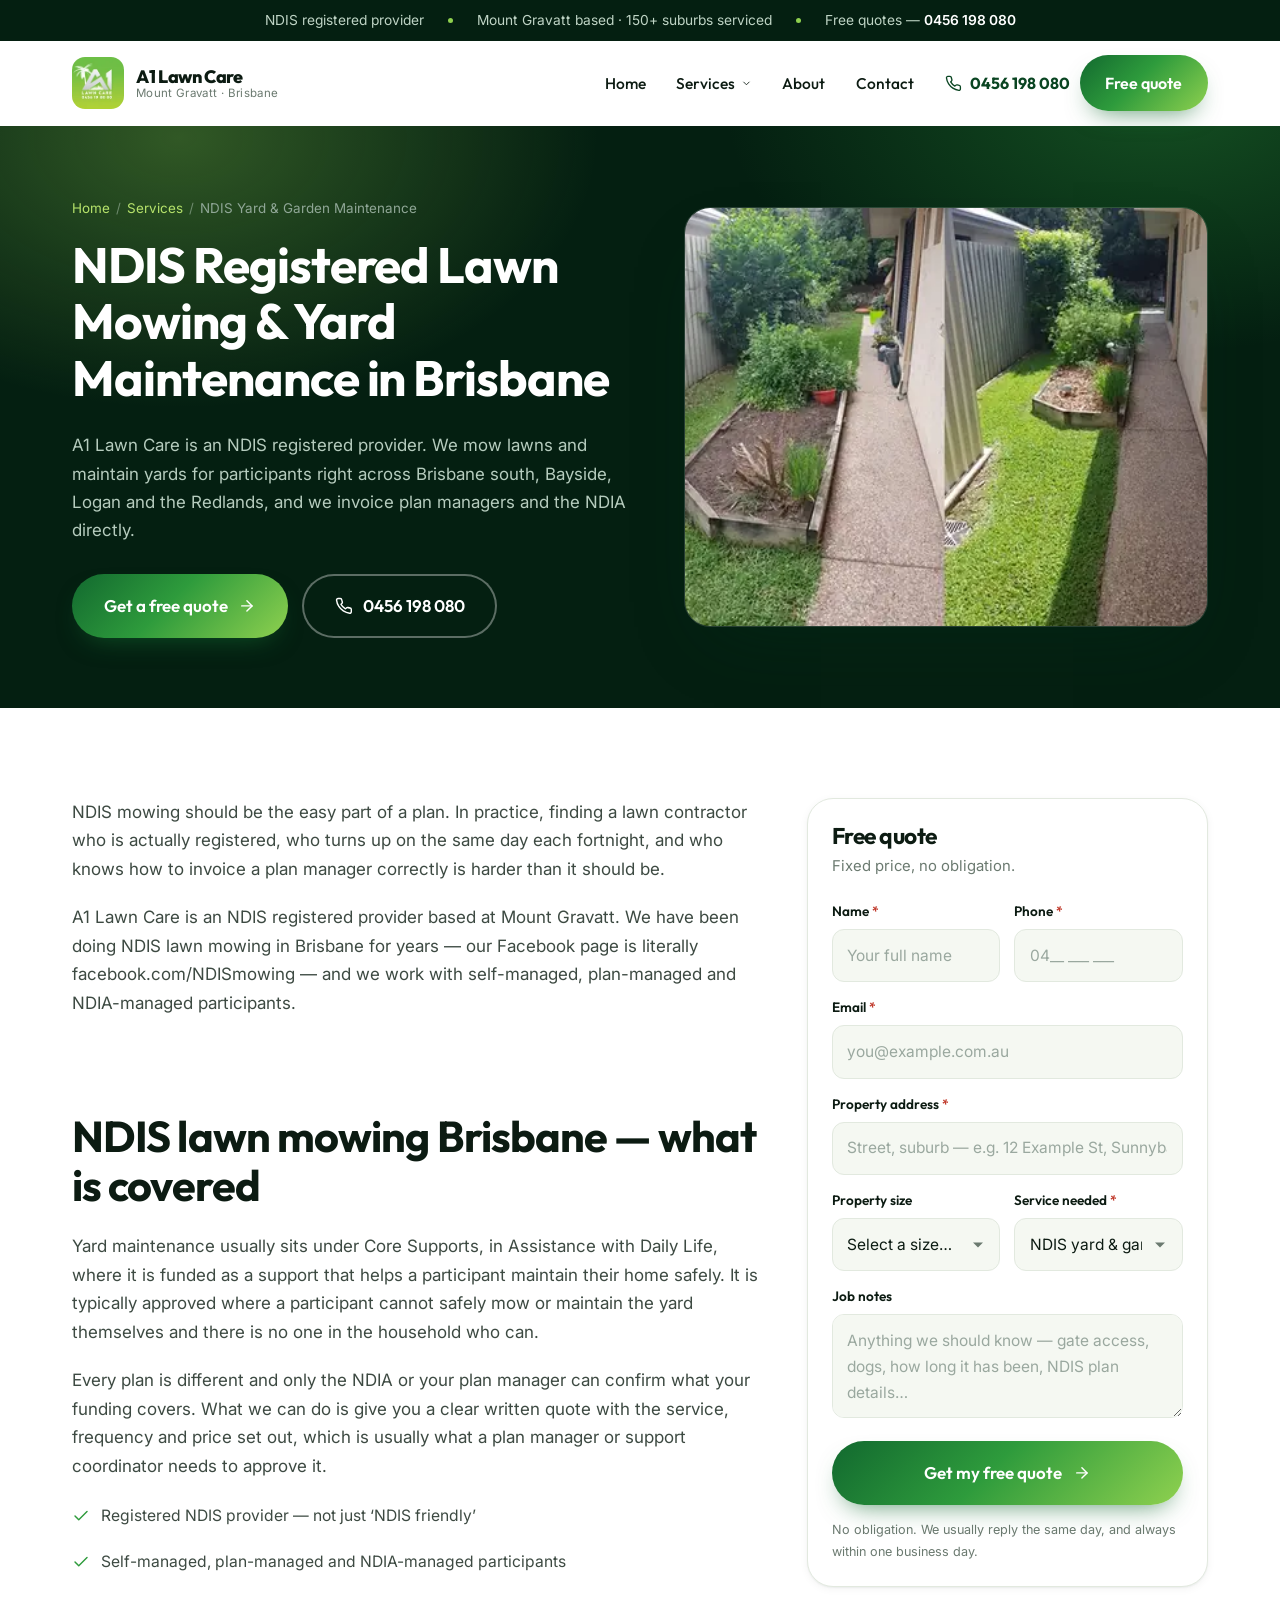
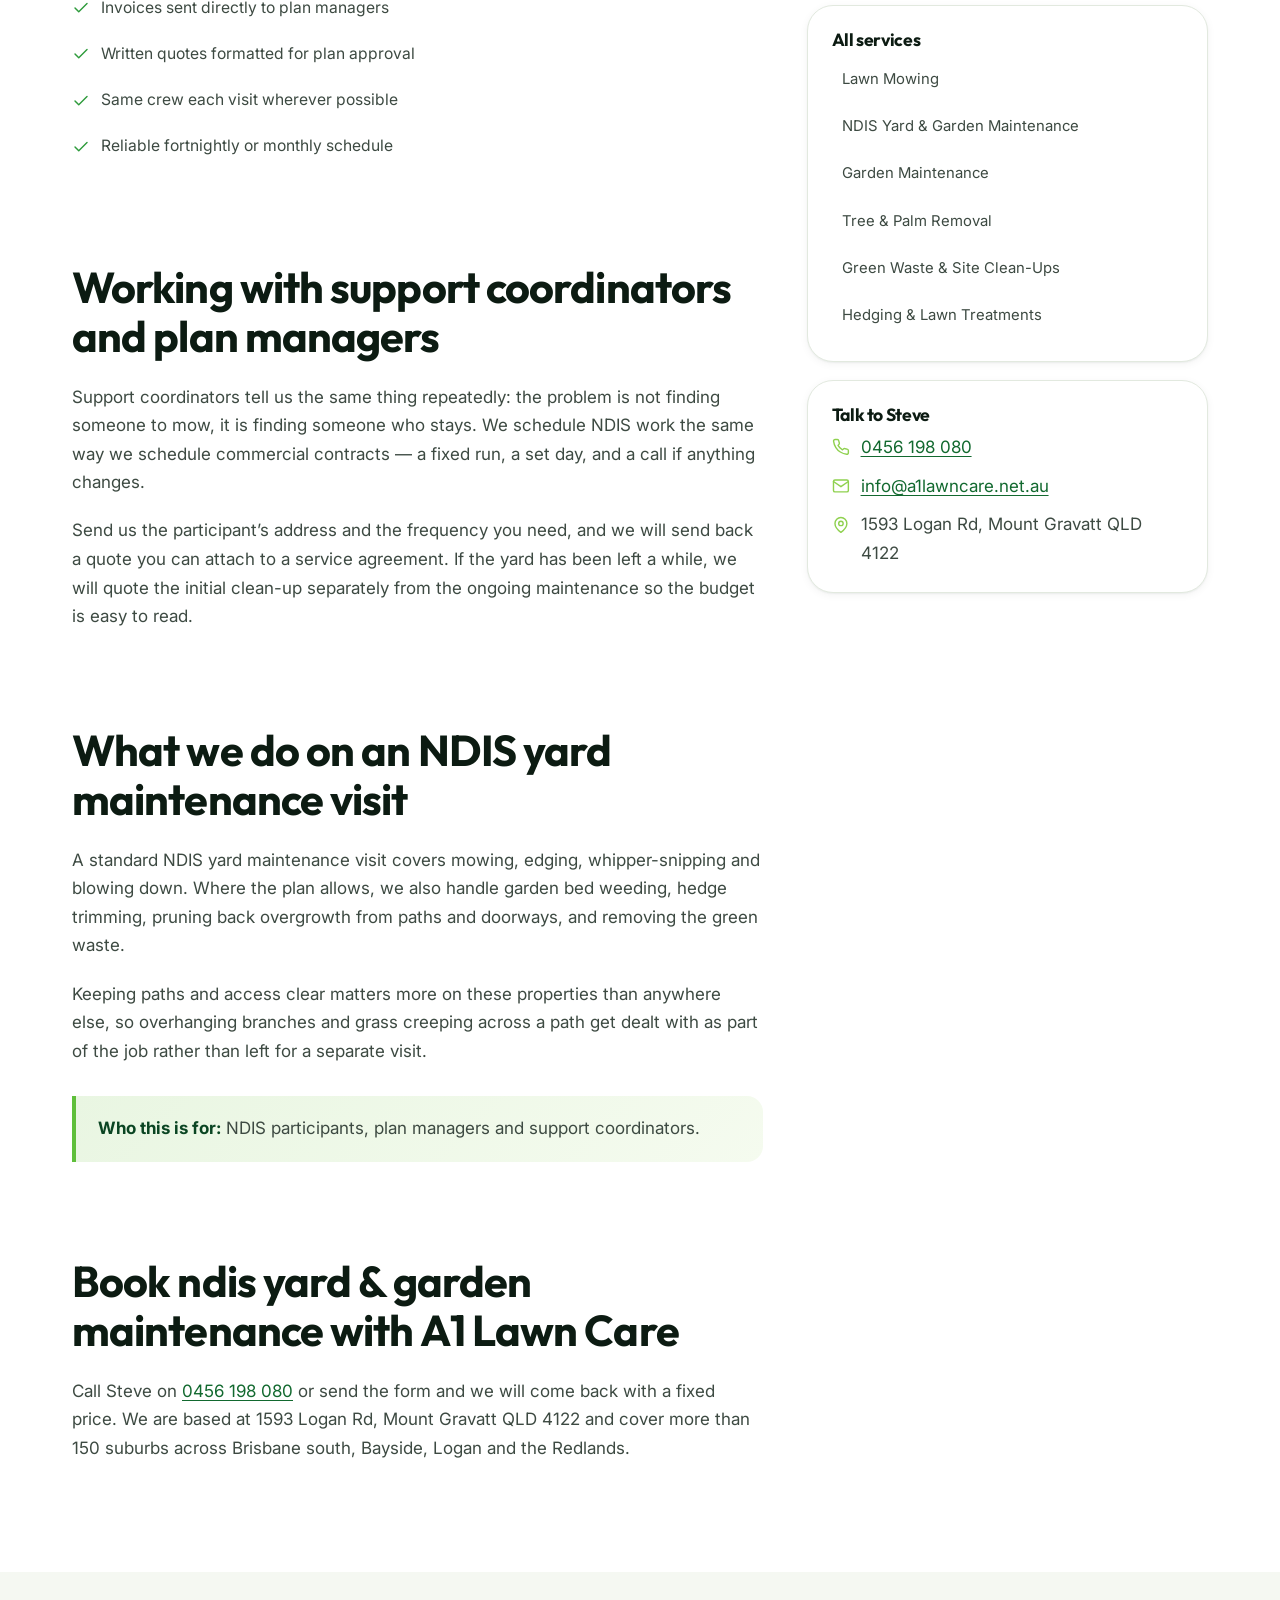
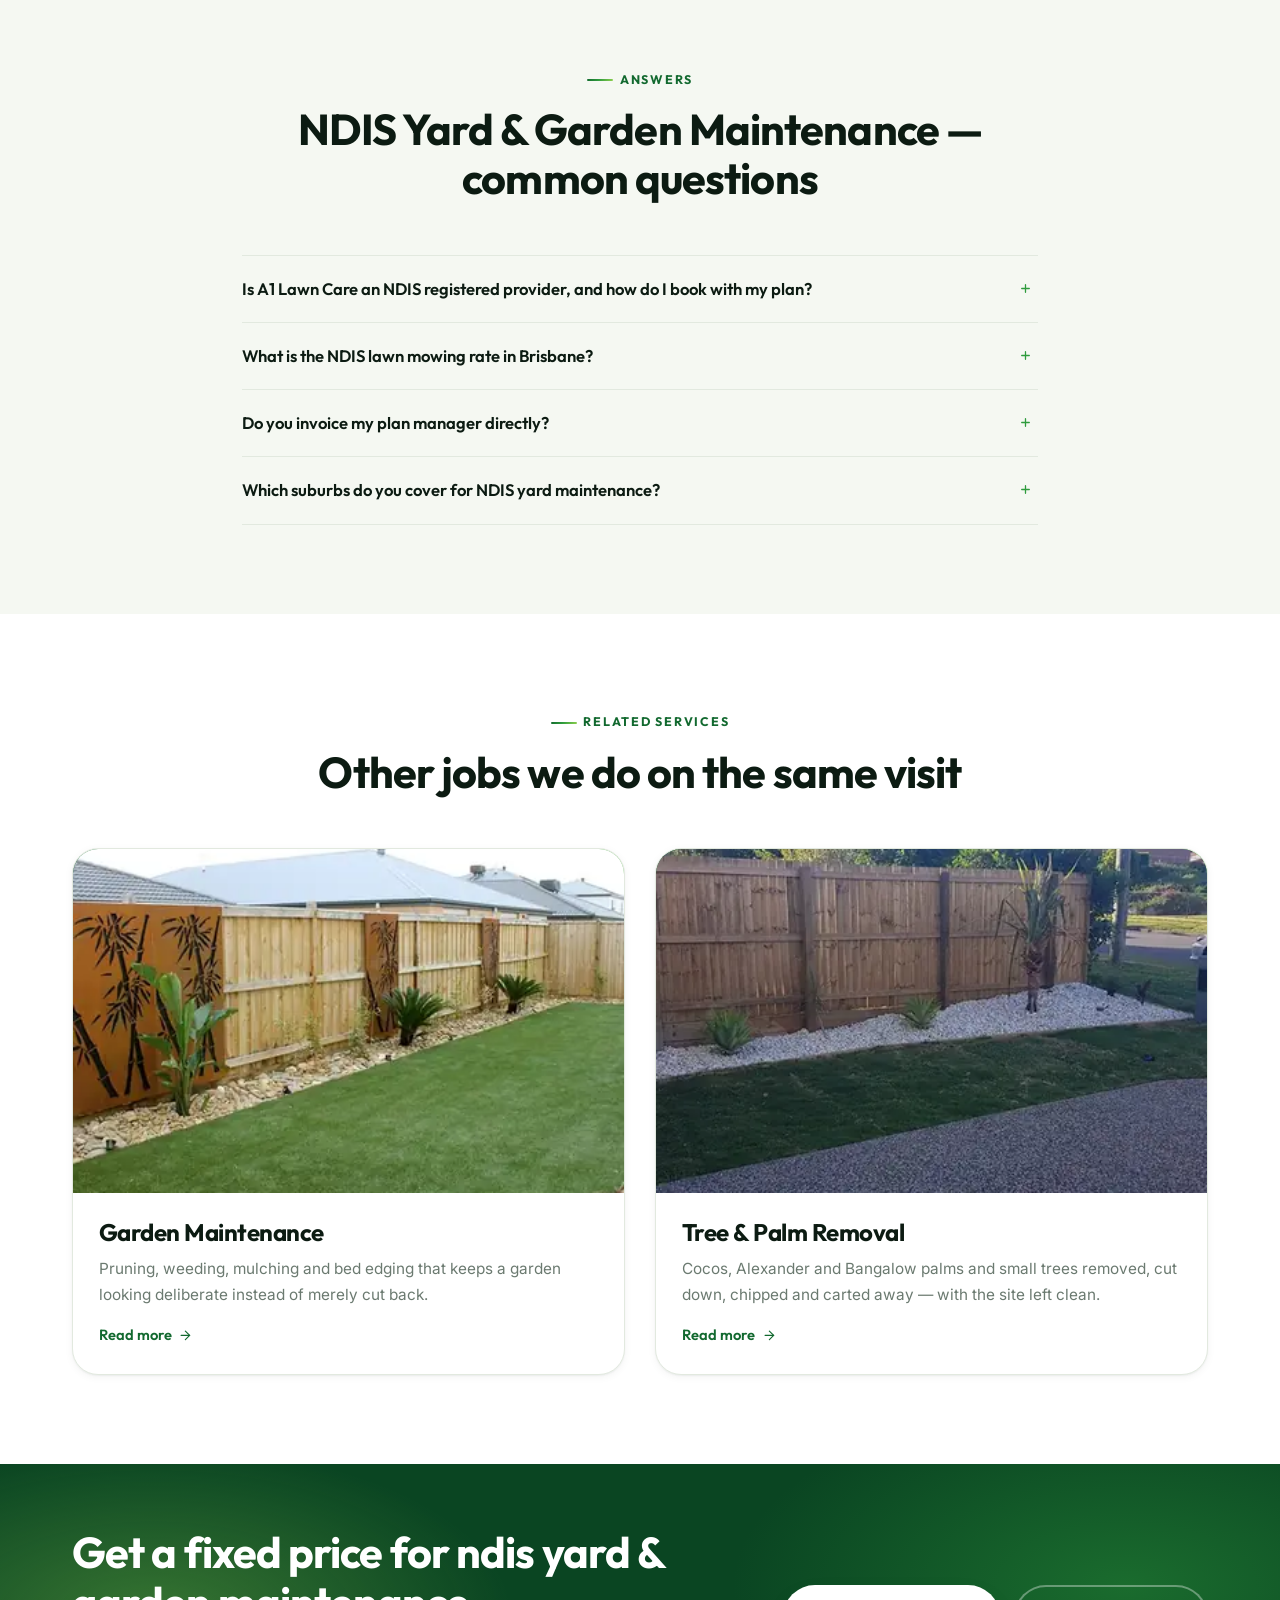
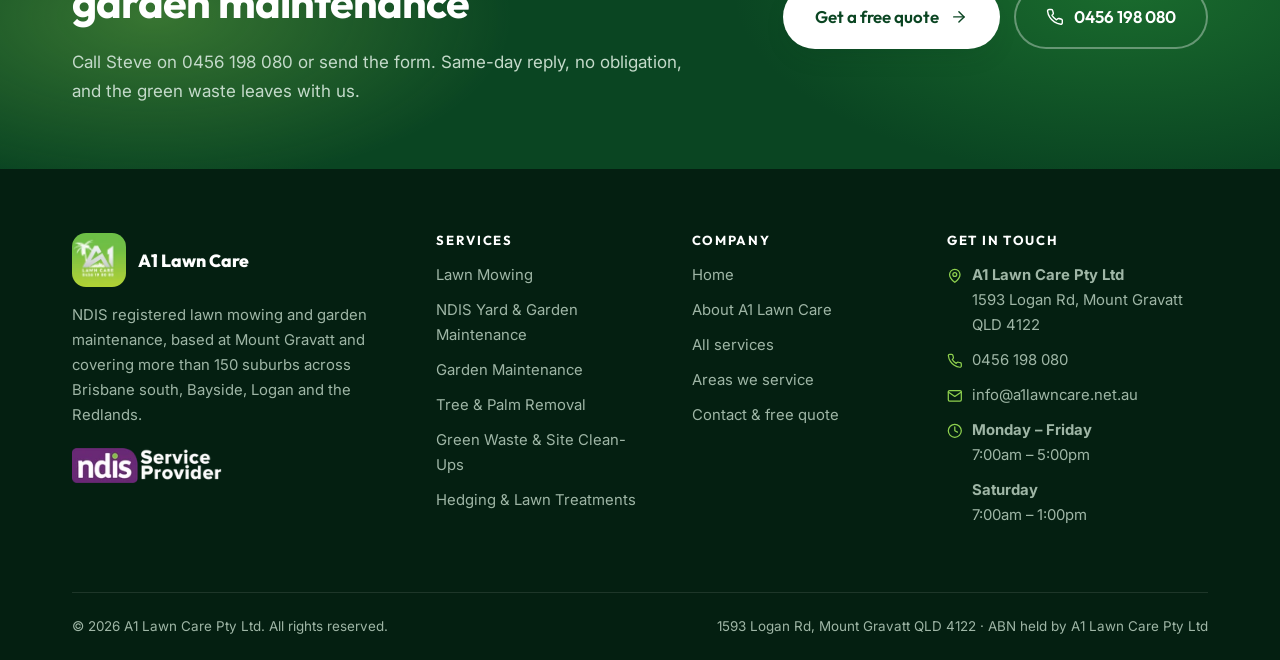
<file: services/ndis-lawn-mowing/index.html>
<!DOCTYPE html>
<html lang="en-AU">
  <head>
    <meta charset="utf-8">
    <!-- Pinch-zoom deliberately left enabled (research section 04) -->
    <meta name="viewport" content="width=device-width, initial-scale=1">
    <title>NDIS Lawn Mowing Brisbane | A1 Lawn Care</title>
    <meta name="description" content="NDIS registered lawn mowing and yard maintenance in Brisbane. A1 Lawn Care works with participants, plan managers and support coordinators.">
    <link rel="canonical" href="https://www.a1lawncare.net.au/services/ndis-lawn-mowing/">
    <meta name="robots" content="index, follow, max-image-preview:large, max-snippet:-1, max-video-preview:-1">
    <meta name="author" content="A1 Lawn Care Pty Ltd">
    <meta name="geo.region" content="AU-QLD">
    <meta name="geo.placename" content="Mount Gravatt, Queensland">
    <meta name="geo.position" content="-27.5406;153.0776">
    <meta name="ICBM" content="-27.5406, 153.0776">

    <meta property="og:type" content="website">
    <meta property="og:locale" content="en_AU">
    <meta property="og:site_name" content="A1 Lawn Care Pty Ltd">
    <meta property="og:title" content="NDIS Lawn Mowing Brisbane | A1 Lawn Care">
    <meta property="og:description" content="NDIS registered lawn mowing and yard maintenance in Brisbane. A1 Lawn Care works with participants, plan managers and support coordinators.">
    <meta property="og:url" content="https://www.a1lawncare.net.au/services/ndis-lawn-mowing/">
    <meta property="og:image" content="https://www.a1lawncare.net.au/assets/img/gallery-07-600.webp">
    <meta name="twitter:card" content="summary_large_image">
    <meta name="twitter:title" content="NDIS Lawn Mowing Brisbane | A1 Lawn Care">
    <meta name="twitter:description" content="NDIS registered lawn mowing and yard maintenance in Brisbane. A1 Lawn Care works with participants, plan managers and support coordinators.">
    <meta name="twitter:image" content="https://www.a1lawncare.net.au/assets/img/gallery-07-600.webp">

    <meta name="theme-color" content="#05301A">
    <link rel="icon" href="/assets/img/a1-lawn-care-logo-224.webp?v=d3a7d595" type="image/webp">
    <link rel="apple-touch-icon" href="/assets/img/a1-lawn-care-logo-224.webp?v=d3a7d595">

    <link rel="preconnect" href="https://fonts.googleapis.com">
    <link rel="preconnect" href="https://fonts.gstatic.com" crossorigin>
    <link rel="preload" as="style" href="https://fonts.googleapis.com/css2?family=Inter:wght@400;500;600&family=Outfit:wght@500;600;700;800&display=swap">
    <link rel="stylesheet" href="https://fonts.googleapis.com/css2?family=Inter:wght@400;500;600&family=Outfit:wght@500;600;700;800&display=swap" media="print" onload="this.media='all'">
    <noscript><link rel="stylesheet" href="https://fonts.googleapis.com/css2?family=Inter:wght@400;500;600&family=Outfit:wght@500;600;700;800&display=swap"></noscript>
    <link rel="stylesheet" href="/assets/css/site.css?v=129fc083">
    <script>document.documentElement.className += " js";</script>

    <!-- Conversion tracking: installed once, globally. Detects form submissions. -->
    <link rel="preconnect" href="https://link.msgsndr.com" crossorigin>
    <script
      defer
      src="https://link.msgsndr.com/js/external-tracking.js"
      data-tracking-id="tk_6582cb70c3d84289821c555a3d8691f9"
    ></script>
    <script type="application/ld+json">{"@context":"https://schema.org","@type":"LandscapingBusiness","@id":"https://www.a1lawncare.net.au/#business","name":"A1 Lawn Care Pty Ltd","alternateName":"A1 Lawn Care","url":"https://www.a1lawncare.net.au/","telephone":"+61456198080","email":"info@a1lawncare.net.au","image":"https://www.a1lawncare.net.au/assets/img/a1-lawn-care-logo-224.webp","logo":"https://www.a1lawncare.net.au/assets/img/a1-lawn-care-logo-224.webp","priceRange":"$$","currenciesAccepted":"AUD","paymentAccepted":"Cash, Bank transfer, Credit card, NDIS plan managed","foundingDate":"2019","description":"NDIS registered lawn mowing, garden maintenance, hedging, palm removal and green waste removal across Brisbane south, Bayside, Logan and the Redlands. Based at 1593 Logan Rd, Mount Gravatt QLD 4122.","address":{"@type":"PostalAddress","streetAddress":"1593 Logan Rd","addressLocality":"Mount Gravatt","addressRegion":"QLD","postalCode":"4122","addressCountry":"AU"},"geo":{"@type":"GeoCoordinates","latitude":-27.5406,"longitude":153.0776},"hasMap":"https://www.google.com/maps/search/?api=1&query=1593+Logan+Rd+Mount+Gravatt+QLD+4122","sameAs":["https://www.facebook.com/NDISmowing"],"openingHoursSpecification":[{"@type":"OpeningHoursSpecification","dayOfWeek":["Monday","Tuesday","Wednesday","Thursday","Friday"],"opens":"07:00","closes":"17:00"},{"@type":"OpeningHoursSpecification","dayOfWeek":["Saturday"],"opens":"07:00","closes":"13:00"}],"areaServed":[{"@type":"City","name":"Brisbane","addressRegion":"QLD","addressCountry":"AU"},{"@type":"City","name":"Logan City","addressRegion":"QLD","addressCountry":"AU"},{"@type":"City","name":"Redland City","addressRegion":"QLD","addressCountry":"AU"},{"@type":"Place","name":"Mount Gravatt, QLD"},{"@type":"Place","name":"Mount Gravatt East, QLD"},{"@type":"Place","name":"Upper Mount Gravatt, QLD"},{"@type":"Place","name":"Wishart, QLD"},{"@type":"Place","name":"Mansfield, QLD"},{"@type":"Place","name":"Holland Park, QLD"},{"@type":"Place","name":"Holland Park West, QLD"},{"@type":"Place","name":"Tarragindi, QLD"},{"@type":"Place","name":"Greenslopes, QLD"},{"@type":"Place","name":"Coorparoo, QLD"},{"@type":"Place","name":"Camp Hill, QLD"},{"@type":"Place","name":"Carina, QLD"},{"@type":"Place","name":"Carina Heights, QLD"},{"@type":"Place","name":"Annerley, QLD"},{"@type":"Place","name":"Fairfield, QLD"},{"@type":"Place","name":"Yeronga, QLD"},{"@type":"Place","name":"Yeerongpilly, QLD"},{"@type":"Place","name":"Tennyson, QLD"},{"@type":"Place","name":"Moorooka, QLD"},{"@type":"Place","name":"Salisbury, QLD"},{"@type":"Place","name":"Rocklea, QLD"},{"@type":"Place","name":"Coopers Plains, QLD"},{"@type":"Place","name":"Robertson, QLD"},{"@type":"Place","name":"Sunnybank, QLD"},{"@type":"Place","name":"Sunnybank Hills, QLD"},{"@type":"Place","name":"Macgregor, QLD"},{"@type":"Place","name":"Eight Mile Plains, QLD"},{"@type":"Place","name":"Runcorn, QLD"},{"@type":"Place","name":"Kuraby, QLD"},{"@type":"Place","name":"Stretton, QLD"},{"@type":"Place","name":"Calamvale, QLD"},{"@type":"Place","name":"Algester, QLD"},{"@type":"Place","name":"Parkinson, QLD"},{"@type":"Place","name":"Drewvale, QLD"},{"@type":"Place","name":"Acacia Ridge, QLD"},{"@type":"Place","name":"Archerfield, QLD"},{"@type":"Place","name":"Willawong, QLD"},{"@type":"Place","name":"Larapinta, QLD"},{"@type":"Place","name":"Pallara, QLD"},{"@type":"Place","name":"Heathwood, QLD"},{"@type":"Place","name":"Doolandella, QLD"},{"@type":"Place","name":"Durack, QLD"},{"@type":"Place","name":"Inala, QLD"},{"@type":"Place","name":"Richlands, QLD"},{"@type":"Place","name":"Ellen Grove, QLD"},{"@type":"Place","name":"Forest Lake, QLD"},{"@type":"Place","name":"Oxley, QLD"},{"@type":"Place","name":"Darra, QLD"},{"@type":"Place","name":"Wacol, QLD"},{"@type":"Place","name":"Sherwood, QLD"},{"@type":"Place","name":"Corinda, QLD"},{"@type":"Place","name":"Graceville, QLD"},{"@type":"Place","name":"Chelmer, QLD"},{"@type":"Place","name":"Jindalee, QLD"},{"@type":"Place","name":"Mount Ommaney, QLD"},{"@type":"Place","name":"Sinnamon Park, QLD"},{"@type":"Place","name":"Seventeen Mile Rocks, QLD"},{"@type":"Place","name":"Sumner, QLD"},{"@type":"Place","name":"Riverhills, QLD"},{"@type":"Place","name":"Westlake, QLD"},{"@type":"Place","name":"Middle Park, QLD"},{"@type":"Place","name":"Jamboree Heights, QLD"},{"@type":"Place","name":"Nathan, QLD"},{"@type":"Place","name":"Dutton Park, QLD"},{"@type":"Place","name":"Highgate Hill, QLD"},{"@type":"Place","name":"Rochedale, QLD"},{"@type":"Place","name":"Mackenzie, QLD"},{"@type":"Place","name":"Burbank, QLD"},{"@type":"Place","name":"Carindale, QLD"},{"@type":"Place","name":"Cannon Hill, QLD"},{"@type":"Place","name":"Tingalpa, QLD"},{"@type":"Place","name":"Wakerley, QLD"},{"@type":"Place","name":"Gumdale, QLD"},{"@type":"Place","name":"Chandler, QLD"},{"@type":"Place","name":"Belmont, QLD"},{"@type":"Place","name":"Ransome, QLD"},{"@type":"Place","name":"Murarrie, QLD"},{"@type":"Place","name":"Hemmant, QLD"},{"@type":"Place","name":"Lytton, QLD"},{"@type":"Place","name":"Wynnum, QLD"},{"@type":"Place","name":"Wynnum West, QLD"},{"@type":"Place","name":"Wynnum North, QLD"},{"@type":"Place","name":"Manly, QLD"},{"@type":"Place","name":"Manly West, QLD"},{"@type":"Place","name":"Lota, QLD"},{"@type":"Place","name":"Bulimba, QLD"},{"@type":"Place","name":"Hawthorne, QLD"},{"@type":"Place","name":"Balmoral, QLD"},{"@type":"Place","name":"Morningside, QLD"},{"@type":"Place","name":"Norman Park, QLD"},{"@type":"Place","name":"Seven Hills, QLD"},{"@type":"Place","name":"East Brisbane, QLD"},{"@type":"Place","name":"Springwood, QLD"},{"@type":"Place","name":"Slacks Creek, QLD"},{"@type":"Place","name":"Daisy Hill, QLD"},{"@type":"Place","name":"Shailer Park, QLD"},{"@type":"Place","name":"Tanah Merah, QLD"},{"@type":"Place","name":"Loganholme, QLD"},{"@type":"Place","name":"Cornubia, QLD"},{"@type":"Place","name":"Carbrook, QLD"},{"@type":"Place","name":"Underwood, QLD"},{"@type":"Place","name":"Rochedale South, QLD"},{"@type":"Place","name":"Priestdale, QLD"},{"@type":"Place","name":"Kingston, QLD"},{"@type":"Place","name":"Woodridge, QLD"},{"@type":"Place","name":"Logan Central, QLD"},{"@type":"Place","name":"Marsden, QLD"},{"@type":"Place","name":"Crestmead, QLD"},{"@type":"Place","name":"Berrinba, QLD"},{"@type":"Place","name":"Browns Plains, QLD"},{"@type":"Place","name":"Hillcrest, QLD"},{"@type":"Place","name":"Regents Park, QLD"},{"@type":"Place","name":"Heritage Park, QLD"},{"@type":"Place","name":"Boronia Heights, QLD"},{"@type":"Place","name":"Forestdale, QLD"},{"@type":"Place","name":"Greenbank, QLD"},{"@type":"Place","name":"Park Ridge, QLD"},{"@type":"Place","name":"Munruben, QLD"},{"@type":"Place","name":"Logan Reserve, QLD"},{"@type":"Place","name":"Waterford, QLD"},{"@type":"Place","name":"Waterford West, QLD"},{"@type":"Place","name":"Loganlea, QLD"},{"@type":"Place","name":"Meadowbrook, QLD"},{"@type":"Place","name":"Bethania, QLD"},{"@type":"Place","name":"Holmview, QLD"},{"@type":"Place","name":"Edens Landing, QLD"},{"@type":"Place","name":"Eagleby, QLD"},{"@type":"Place","name":"Beenleigh, QLD"},{"@type":"Place","name":"Mount Warren Park, QLD"},{"@type":"Place","name":"Windaroo, QLD"},{"@type":"Place","name":"Bannockburn, QLD"},{"@type":"Place","name":"Yarrabilba, QLD"},{"@type":"Place","name":"Jimboomba, QLD"},{"@type":"Place","name":"Cedar Vale, QLD"},{"@type":"Place","name":"Flagstone, QLD"},{"@type":"Place","name":"Capalaba, QLD"},{"@type":"Place","name":"Cleveland, QLD"},{"@type":"Place","name":"Alexandra Hills, QLD"},{"@type":"Place","name":"Birkdale, QLD"},{"@type":"Place","name":"Ormiston, QLD"},{"@type":"Place","name":"Thornlands, QLD"},{"@type":"Place","name":"Thorneside, QLD"},{"@type":"Place","name":"Victoria Point, QLD"},{"@type":"Place","name":"Wellington Point, QLD"},{"@type":"Place","name":"Redland Bay, QLD"},{"@type":"Place","name":"Sheldon, QLD"},{"@type":"Place","name":"Mount Cotton, QLD"},{"@type":"Place","name":"Coochiemudlo Island, QLD"},{"@type":"Place","name":"Macleay Island, QLD"},{"@type":"Place","name":"Russell Island, QLD"},{"@type":"Place","name":"Karragarra Island, QLD"},{"@type":"Place","name":"Lamb Island, QLD"}],"hasOfferCatalog":{"@type":"OfferCatalog","name":"Lawn and garden services","itemListElement":[{"@type":"Offer","itemOffered":{"@type":"Service","name":"Lawn Mowing","url":"https://www.a1lawncare.net.au/services/lawn-mowing/"}},{"@type":"Offer","itemOffered":{"@type":"Service","name":"NDIS Yard & Garden Maintenance","url":"https://www.a1lawncare.net.au/services/ndis-lawn-mowing/"}},{"@type":"Offer","itemOffered":{"@type":"Service","name":"Garden Maintenance","url":"https://www.a1lawncare.net.au/services/garden-maintenance/"}},{"@type":"Offer","itemOffered":{"@type":"Service","name":"Tree & Palm Removal","url":"https://www.a1lawncare.net.au/services/palm-tree-removal/"}},{"@type":"Offer","itemOffered":{"@type":"Service","name":"Green Waste & Site Clean-Ups","url":"https://www.a1lawncare.net.au/services/green-waste-removal/"}},{"@type":"Offer","itemOffered":{"@type":"Service","name":"Hedging & Lawn Treatments","url":"https://www.a1lawncare.net.au/services/hedge-trimming-lawn-treatments/"}}]},"founder":{"@type":"Person","name":"Steve Cope"},"knowsAbout":["Lawn mowing","NDIS yard maintenance","Garden maintenance","Palm tree removal","Green waste removal","Hedge trimming","Lawn coring","Lawn top dressing","Weed control"]}</script>
    <script type="application/ld+json">{"@context":"https://schema.org","@type":"Service","name":"NDIS Yard & Garden Maintenance","serviceType":"ndis mowing","url":"https://www.a1lawncare.net.au/services/ndis-lawn-mowing/","provider":{"@id":"https://www.a1lawncare.net.au/#business"},"areaServed":[{"@type":"City","name":"Brisbane","addressRegion":"QLD","addressCountry":"AU"},{"@type":"City","name":"Logan City","addressRegion":"QLD","addressCountry":"AU"},{"@type":"City","name":"Redland City","addressRegion":"QLD","addressCountry":"AU"}],"description":"A registered NDIS provider for lawn mowing and yard maintenance, working directly with participants, plan managers and support coordinators.","audience":{"@type":"Audience","audienceType":"NDIS participants, plan managers and support coordinators"},"offers":{"@type":"Offer","priceCurrency":"AUD","availability":"https://schema.org/InStock","url":"https://www.a1lawncare.net.au/contact/"}}</script>
    <script type="application/ld+json">{"@context":"https://schema.org","@type":"FAQPage","mainEntity":[{"@type":"Question","name":"Is A1 Lawn Care an NDIS registered provider, and how do I book with my plan?","acceptedAnswer":{"@type":"Answer","text":"Yes, A1 Lawn Care Pty Ltd is an NDIS registered provider. Call 0456 198 080 or send an enquiry with the property address and how often you need the yard done. We will send a written quote you can pass to your plan manager or support coordinator, and once it is approved we book you into a regular run. Self-managed, plan-managed and NDIA-managed participants are all welcome."}},{"@type":"Question","name":"What is the NDIS lawn mowing rate in Brisbane?","acceptedAnswer":{"@type":"Answer","text":"Yard maintenance is quoted per visit rather than at a fixed NDIS line-item hourly rate, because the work depends on block size and how overgrown the yard is. Most Brisbane southside properties fall between $50 and $90 a visit for mowing, edging and clean-up. You get the price in writing before anything is booked, so there are no surprises against the plan budget."}},{"@type":"Question","name":"Do you invoice my plan manager directly?","acceptedAnswer":{"@type":"Answer","text":"Yes. Send us your plan manager’s details when you book and we invoice them directly after each service, with the participant name, service date and description set out the way plan managers need it."}},{"@type":"Question","name":"Which suburbs do you cover for NDIS yard maintenance?","acceptedAnswer":{"@type":"Answer","text":"We cover more than 150 suburbs across Brisbane south, Bayside, Logan and the Redlands — including Mount Gravatt, Sunnybank, Carindale, Springwood, Browns Plains, Wynnum, Capalaba and Beenleigh. If you are unsure whether your suburb is in range, call and ask."}}]}</script>
    <script type="application/ld+json">{"@context":"https://schema.org","@type":"BreadcrumbList","itemListElement":[{"@type":"ListItem","position":1,"name":"Home","item":"https://www.a1lawncare.net.au/"},{"@type":"ListItem","position":2,"name":"Services","item":"https://www.a1lawncare.net.au/services/"},{"@type":"ListItem","position":3,"name":"NDIS Yard & Garden Maintenance","item":"https://www.a1lawncare.net.au/services/ndis-lawn-mowing/"}]}</script>
  </head>
  <body>
    <a class="skip-link" href="#main">Skip to content</a>

    <div class="topbar">
      <div class="container topbar-inner">
        <span>NDIS registered provider</span>
        <span class="dot" aria-hidden="true"></span>
        <span>Mount Gravatt based &middot; 150+ suburbs serviced</span>
        <span class="dot" aria-hidden="true"></span>
        <span>Free quotes &mdash; <a href="tel:+61456198080">0456 198 080</a></span>
      </div>
    </div>

    <header class="site-header">
      <div class="container header-inner">
        <a class="brand" href="/">
          <img src="/assets/img/a1-lawn-care-logo-112.webp?v=df842eda"
               srcset="/assets/img/a1-lawn-care-logo-112.webp?v=df842eda 112w,
                       /assets/img/a1-lawn-care-logo-224.webp?v=d3a7d595 224w"
               sizes="52px" width="52" height="52" fetchpriority="high"
               alt="A1 Lawn Care Pty Ltd logo - lawn mowing Brisbane">
          <span class="brand-text">
            <span class="brand-name">A1 Lawn Care</span>
            <span class="brand-tag">Mount Gravatt &middot; Brisbane</span>
          </span>
        </a>

        <nav class="primary-nav" aria-label="Primary">
          <ul>
            <li><a href="/">Home</a></li>
            <li class="has-sub">
              <button type="button" aria-expanded="true">Services <svg viewBox="0 0 24 24" fill="none" stroke="currentColor" stroke-width="1.9" stroke-linecap="round" stroke-linejoin="round" aria-hidden="true"><path d="m6 9 6 6 6-6"/></svg></button>
              <ul class="submenu">
                <li><a href="/services/">All services<span class="sub-desc">The full list</span></a></li>
                <li><a href="/services/lawn-mowing/">Lawn Mowing<span class="sub-desc">lawn mowing mount gravatt</span></a></li><li><a href="/services/ndis-lawn-mowing/" aria-current="page">NDIS Yard &amp; Garden Maintenance<span class="sub-desc">ndis mowing</span></a></li><li><a href="/services/garden-maintenance/">Garden Maintenance<span class="sub-desc">garden maintenance brisbane</span></a></li><li><a href="/services/palm-tree-removal/">Tree &amp; Palm Removal<span class="sub-desc">palm tree removal brisbane</span></a></li><li><a href="/services/green-waste-removal/">Green Waste &amp; Site Clean-Ups<span class="sub-desc">green waste removal brisbane</span></a></li><li><a href="/services/hedge-trimming-lawn-treatments/">Hedging &amp; Lawn Treatments<span class="sub-desc">hedge trimming services brisbane</span></a></li>
              </ul>
            </li>
            <li><a href="/about/">About</a></li>
            <li><a href="/contact/">Contact</a></li>
          </ul>
        </nav>

        <div class="header-cta">
          <a class="header-phone" href="tel:+61456198080"><svg viewBox="0 0 24 24" fill="none" stroke="currentColor" stroke-width="1.9" stroke-linecap="round" stroke-linejoin="round" aria-hidden="true"><path d="M22 16.9v3a2 2 0 0 1-2.2 2 19.8 19.8 0 0 1-8.6-3.1 19.5 19.5 0 0 1-6-6A19.8 19.8 0 0 1 2.1 4.2 2 2 0 0 1 4.1 2h3a2 2 0 0 1 2 1.7c.1 1 .4 1.9.7 2.8a2 2 0 0 1-.5 2.1L8.1 9.9a16 16 0 0 0 6 6l1.3-1.2a2 2 0 0 1 2.1-.5c.9.3 1.8.6 2.8.7a2 2 0 0 1 1.7 2Z"/></svg><span class="txt">0456 198 080</span></a>
          <button class="btn" type="button" data-quote-open>Free quote</button>
          <button class="nav-toggle" type="button" aria-label="Open menu" aria-expanded="false">
            <span></span>
          </button>
        </div>
      </div>
    </header>
    <div class="nav-scrim"></div>

    <main id="main">

      <section class="page-hero page-hero--split">
        <div class="container page-hero-grid">
          <div class="page-hero-inner">
            <nav class="breadcrumb" aria-label="Breadcrumb">
              <ol>
                <li><a href="/">Home</a></li>
                <li><a href="/services/">Services</a></li>
                <li aria-current="page">NDIS Yard &amp; Garden Maintenance</li>
              </ol>
            </nav>
            <h1>NDIS Registered Lawn Mowing &amp; Yard Maintenance in Brisbane</h1>
            <p>A1 Lawn Care is an NDIS registered provider. We mow lawns and maintain yards for participants right across Brisbane south, Bayside, Logan and the Redlands, and we invoice plan managers and the NDIA directly.</p>
            <div class="btn-row">
              <a class="btn btn--lg" href="#quote">Get a free quote <svg viewBox="0 0 24 24" fill="none" stroke="currentColor" stroke-width="1.9" stroke-linecap="round" stroke-linejoin="round" aria-hidden="true"><path d="M5 12h14"/><path d="m12 5 7 7-7 7"/></svg></a>
              <a class="btn btn--outline-light btn--lg" href="tel:+61456198080"><svg viewBox="0 0 24 24" fill="none" stroke="currentColor" stroke-width="1.9" stroke-linecap="round" stroke-linejoin="round" aria-hidden="true"><path d="M22 16.9v3a2 2 0 0 1-2.2 2 19.8 19.8 0 0 1-8.6-3.1 19.5 19.5 0 0 1-6-6A19.8 19.8 0 0 1 2.1 4.2 2 2 0 0 1 4.1 2h3a2 2 0 0 1 2 1.7c.1 1 .4 1.9.7 2.8a2 2 0 0 1-.5 2.1L8.1 9.9a16 16 0 0 0 6 6l1.3-1.2a2 2 0 0 1 2.1-.5c.9.3 1.8.6 2.8.7a2 2 0 0 1 1.7 2Z"/></svg> 0456 198 080</a>
            </div>
          </div>
          <figure class="page-hero-media">
            <img src="/assets/img/gallery-07-600.webp?v=609148aa" srcset="/assets/img/gallery-07-400.webp?v=1fac4a60 400w, /assets/img/gallery-07-600.webp?v=609148aa 600w" sizes="(max-width: 940px) calc(100vw - 44px), 46vw" width="600" height="480" alt="NDIS yard maintenance Brisbane - side path and access kept clear by A1 Lawn Care" decoding="async" fetchpriority="high">
          </figure>
        </div>
      </section>

      <section class="section">
        <div class="container with-aside">
          <div class="prose reveal">
            <p>NDIS mowing should be the easy part of a plan. In practice, finding a lawn contractor who is actually registered, who turns up on the same day each fortnight, and who knows how to invoice a plan manager correctly is harder than it should be.</p><p>A1 Lawn Care is an NDIS registered provider based at Mount Gravatt. We have been doing NDIS lawn mowing in Brisbane for years — our Facebook page is literally facebook.com/NDISmowing — and we work with self-managed, plan-managed and NDIA-managed participants.</p>
            <h2>NDIS lawn mowing Brisbane — what is covered</h2><p>Yard maintenance usually sits under Core Supports, in Assistance with Daily Life, where it is funded as a support that helps a participant maintain their home safely. It is typically approved where a participant cannot safely mow or maintain the yard themselves and there is no one in the household who can.</p><p>Every plan is different and only the NDIA or your plan manager can confirm what your funding covers. What we can do is give you a clear written quote with the service, frequency and price set out, which is usually what a plan manager or support coordinator needs to approve it.</p><ul class="ticks" style="margin-top:1.4rem"><li><svg viewBox="0 0 24 24" fill="none" stroke="currentColor" stroke-width="1.9" stroke-linecap="round" stroke-linejoin="round" aria-hidden="true"><path d="m20 6-11 11-5-5"/></svg><span>Registered NDIS provider — not just ‘NDIS friendly’</span></li><li><svg viewBox="0 0 24 24" fill="none" stroke="currentColor" stroke-width="1.9" stroke-linecap="round" stroke-linejoin="round" aria-hidden="true"><path d="m20 6-11 11-5-5"/></svg><span>Self-managed, plan-managed and NDIA-managed participants</span></li><li><svg viewBox="0 0 24 24" fill="none" stroke="currentColor" stroke-width="1.9" stroke-linecap="round" stroke-linejoin="round" aria-hidden="true"><path d="m20 6-11 11-5-5"/></svg><span>Invoices sent directly to plan managers</span></li><li><svg viewBox="0 0 24 24" fill="none" stroke="currentColor" stroke-width="1.9" stroke-linecap="round" stroke-linejoin="round" aria-hidden="true"><path d="m20 6-11 11-5-5"/></svg><span>Written quotes formatted for plan approval</span></li><li><svg viewBox="0 0 24 24" fill="none" stroke="currentColor" stroke-width="1.9" stroke-linecap="round" stroke-linejoin="round" aria-hidden="true"><path d="m20 6-11 11-5-5"/></svg><span>Same crew each visit wherever possible</span></li><li><svg viewBox="0 0 24 24" fill="none" stroke="currentColor" stroke-width="1.9" stroke-linecap="round" stroke-linejoin="round" aria-hidden="true"><path d="m20 6-11 11-5-5"/></svg><span>Reliable fortnightly or monthly schedule</span></li></ul><h2>Working with support coordinators and plan managers</h2><p>Support coordinators tell us the same thing repeatedly: the problem is not finding someone to mow, it is finding someone who stays. We schedule NDIS work the same way we schedule commercial contracts — a fixed run, a set day, and a call if anything changes.</p><p>Send us the participant’s address and the frequency you need, and we will send back a quote you can attach to a service agreement. If the yard has been left a while, we will quote the initial clean-up separately from the ongoing maintenance so the budget is easy to read.</p><h2>What we do on an NDIS yard maintenance visit</h2><p>A standard NDIS yard maintenance visit covers mowing, edging, whipper-snipping and blowing down. Where the plan allows, we also handle garden bed weeding, hedge trimming, pruning back overgrowth from paths and doorways, and removing the green waste.</p><p>Keeping paths and access clear matters more on these properties than anywhere else, so overhanging branches and grass creeping across a path get dealt with as part of the job rather than left for a separate visit.</p>

            <div class="callout">
              <p><strong>Who this is for:</strong> NDIS participants, plan managers and support coordinators.</p>
            </div>

            <h2>Book ndis yard &amp; garden maintenance with A1 Lawn Care</h2>
            <p>Call Steve on <a href="tel:+61456198080">0456 198 080</a> or send the form
               and we will come back with a fixed price. We are based at
               1593 Logan Rd, Mount Gravatt QLD 4122 and cover more than 150 suburbs across Brisbane south,
               Bayside, Logan and the Redlands.</p>
          </div>

          <aside class="aside-sticky">
            <div class="aside-card quote-card" id="quote" style="padding:24px">
              <form class="js-quote-form" id="svc-quote" data-redirect="/thank-you/"
            action="/thank-you/" method="post" novalidate>
        <h2>Free quote</h2>
        <p class="quote-sub">Fixed price, no obligation.</p>

        <!-- Honeypot -->
        <div class="hp-field" aria-hidden="true">
          <label for="svc-quote-hp">Leave this field empty</label>
          <input type="text" id="svc-quote-hp" name="a1_hp" tabindex="-1"
                 autocomplete="off" aria-hidden="true">
        </div>

        <div class="field-row">
          <div class="field">
            <label for="svc-quote-name">Name <span class="req" aria-hidden="true">*</span></label>
            <input type="text" id="svc-quote-name" name="full_name" autocomplete="name"
                   placeholder="Your full name" required>
            <span class="err" role="alert"></span>
          </div>
          <div class="field">
            <label for="svc-quote-phone">Phone <span class="req" aria-hidden="true">*</span></label>
            <input type="tel" id="svc-quote-phone" name="phone" autocomplete="tel"
                   placeholder="04__ ___ ___" required>
            <span class="err" role="alert"></span>
          </div>
        </div>

        <div class="field">
          <label for="svc-quote-email">Email <span class="req" aria-hidden="true">*</span></label>
          <input type="email" id="svc-quote-email" name="email" autocomplete="email"
                 placeholder="you@example.com.au" required>
          <span class="err" role="alert"></span>
        </div>

        <div class="field">
          <label for="svc-quote-address">Property address <span class="req" aria-hidden="true">*</span></label>
          <input type="text" id="svc-quote-address" name="property_address"
                 autocomplete="street-address"
                 placeholder="Street, suburb — e.g. 12 Example St, Sunnybank" required>
          <span class="err" role="alert"></span>
        </div>

        <div class="field-row">
          <div class="field">
            <label for="svc-quote-size">Property size</label>
            <select id="svc-quote-size" name="property_size">
              <option value="">Select a size&hellip;</option>
              <option value="Small yard / courtyard">Small yard / courtyard</option><option value="Standard suburban block (up to 600m²)">Standard suburban block (up to 600m²)</option><option value="Large block (600–1000m²)">Large block (600–1000m²)</option><option value="Acreage (1000m²+)">Acreage (1000m²+)</option><option value="Commercial / body corporate">Commercial / body corporate</option><option value="Not sure">Not sure</option>
            </select>
          </div>
          <div class="field">
            <label for="svc-quote-service">Service needed <span class="req" aria-hidden="true">*</span></label>
            <select id="svc-quote-service" name="service_needed" required>
              <option value="">Select a service&hellip;</option>
              <option value="Lawn mowing">Lawn mowing</option><option value="NDIS yard &amp; garden maintenance" selected>NDIS yard &amp; garden maintenance</option><option value="Garden maintenance">Garden maintenance</option><option value="Tree &amp; palm removal">Tree &amp; palm removal</option><option value="Green waste removal / yard clean-up">Green waste removal / yard clean-up</option><option value="Hedge trimming">Hedge trimming</option><option value="Lawn coring &amp; top dressing">Lawn coring &amp; top dressing</option><option value="Weed control">Weed control</option><option value="Something else">Something else</option>
            </select>
            <span class="err" role="alert"></span>
          </div>
        </div>

        <div class="field">
          <label for="svc-quote-notes">Job notes</label>
          <textarea id="svc-quote-notes" name="job_notes"
                    placeholder="Anything we should know — gate access, dogs, how long it has been, NDIS plan details&hellip;"></textarea>
        </div>

        <button class="btn btn--lg btn--block" type="submit">
          <span class="btn-spinner" aria-hidden="true"></span>
          <svg class="btn-tick" viewBox="0 0 24 24" fill="none" stroke="currentColor"
               stroke-width="2.6" stroke-linecap="round" stroke-linejoin="round"
               aria-hidden="true"><path d="m20 6-11 11-5-5"/></svg>
          <span class="btn-text">Get my free quote</span>
          <span class="btn-arrow"><svg viewBox="0 0 24 24" fill="none" stroke="currentColor" stroke-width="1.9" stroke-linecap="round" stroke-linejoin="round" aria-hidden="true"><path d="M5 12h14"/><path d="m12 5 7 7-7 7"/></svg></span>
        </button>
        <p class="form-status" role="status" aria-live="polite"></p>
        <p class="form-fineprint">No obligation. We usually reply the same day, and
           always within one business day.</p>
      </form>
            </div>
            <div class="aside-card">
              <h3>All services</h3>
              <ul><li><a href="/services/lawn-mowing/">Lawn Mowing</a></li><li><a href="/services/ndis-lawn-mowing/">NDIS Yard &amp; Garden Maintenance</a></li><li><a href="/services/garden-maintenance/">Garden Maintenance</a></li><li><a href="/services/palm-tree-removal/">Tree &amp; Palm Removal</a></li><li><a href="/services/green-waste-removal/">Green Waste &amp; Site Clean-Ups</a></li><li><a href="/services/hedge-trimming-lawn-treatments/">Hedging &amp; Lawn Treatments</a></li></ul>
            </div>
            <div class="aside-card">
              <h3>Talk to Steve</h3>
              <div class="footer-nap" style="color:var(--body)">
                <div><svg viewBox="0 0 24 24" fill="none" stroke="currentColor" stroke-width="1.9" stroke-linecap="round" stroke-linejoin="round" aria-hidden="true"><path d="M22 16.9v3a2 2 0 0 1-2.2 2 19.8 19.8 0 0 1-8.6-3.1 19.5 19.5 0 0 1-6-6A19.8 19.8 0 0 1 2.1 4.2 2 2 0 0 1 4.1 2h3a2 2 0 0 1 2 1.7c.1 1 .4 1.9.7 2.8a2 2 0 0 1-.5 2.1L8.1 9.9a16 16 0 0 0 6 6l1.3-1.2a2 2 0 0 1 2.1-.5c.9.3 1.8.6 2.8.7a2 2 0 0 1 1.7 2Z"/></svg><a href="tel:+61456198080">0456 198 080</a></div>
                <div><svg viewBox="0 0 24 24" fill="none" stroke="currentColor" stroke-width="1.9" stroke-linecap="round" stroke-linejoin="round" aria-hidden="true"><path d="M4 4h16a2 2 0 0 1 2 2v12a2 2 0 0 1-2 2H4a2 2 0 0 1-2-2V6a2 2 0 0 1 2-2Z"/><path d="m22 6-10 7L2 6"/></svg><a href="mailto:info@a1lawncare.net.au">info@a1lawncare.net.au</a></div>
                <div><svg viewBox="0 0 24 24" fill="none" stroke="currentColor" stroke-width="1.9" stroke-linecap="round" stroke-linejoin="round" aria-hidden="true"><path d="M20 10c0 6-8 12-8 12s-8-6-8-12a8 8 0 0 1 16 0Z"/><circle cx="12" cy="10" r="3"/></svg><span>1593 Logan Rd, Mount Gravatt QLD 4122</span></div>
              </div>
            </div>
          </aside>
        </div>
      </section>

<section class="section section--sand" id="faq">
      <div class="container container--narrow">
        <div class="section-head section-head--center reveal">
          <span class="eyebrow">Answers</span>
          <h2>NDIS Yard &amp; Garden Maintenance — common questions</h2>
          
        </div>
        <div class="faq reveal"><details>
          <summary>Is A1 Lawn Care an NDIS registered provider, and how do I book with my plan?</summary>
          <div class="answer"><div><p>Yes, A1 Lawn Care Pty Ltd is an NDIS registered provider. Call 0456 198 080 or send an enquiry with the property address and how often you need the yard done. We will send a written quote you can pass to your plan manager or support coordinator, and once it is approved we book you into a regular run. Self-managed, plan-managed and NDIA-managed participants are all welcome.</p></div></div>
        </details><details>
          <summary>What is the NDIS lawn mowing rate in Brisbane?</summary>
          <div class="answer"><div><p>Yard maintenance is quoted per visit rather than at a fixed NDIS line-item hourly rate, because the work depends on block size and how overgrown the yard is. Most Brisbane southside properties fall between $50 and $90 a visit for mowing, edging and clean-up. You get the price in writing before anything is booked, so there are no surprises against the plan budget.</p></div></div>
        </details><details>
          <summary>Do you invoice my plan manager directly?</summary>
          <div class="answer"><div><p>Yes. Send us your plan manager’s details when you book and we invoice them directly after each service, with the participant name, service date and description set out the way plan managers need it.</p></div></div>
        </details><details>
          <summary>Which suburbs do you cover for NDIS yard maintenance?</summary>
          <div class="answer"><div><p>We cover more than 150 suburbs across Brisbane south, Bayside, Logan and the Redlands — including Mount Gravatt, Sunnybank, Carindale, Springwood, Browns Plains, Wynnum, Capalaba and Beenleigh. If you are unsure whether your suburb is in range, call and ask.</p></div></div>
        </details></div>
      </div>
    </section>

      <section class="section">
        <div class="container">
          <div class="section-head section-head--center reveal">
            <span class="eyebrow">Related services</span>
            <h2>Other jobs we do on the same visit</h2>
          </div>
          <div class="grid grid--3 reveal-stagger"><a class="card service-card" href="/services/garden-maintenance/">
      <div class="media"><img src="/assets/img/gallery-05-600.webp?v=15e21346" srcset="/assets/img/gallery-05-400.webp?v=669c6341 400w, /assets/img/gallery-05-600.webp?v=15e21346 600w" sizes="(max-width: 700px) calc(100vw - 44px), (max-width: 1100px) 45vw, 33vw" width="600" height="480" alt="Garden maintenance Brisbane - mulched garden beds and edged lawn by A1 Lawn Care" decoding="async" loading="lazy"></div>
      <div class="body">
        <h3>Garden Maintenance</h3>
        <p>Pruning, weeding, mulching and bed edging that keeps a garden looking deliberate instead of merely cut back.</p>
        <span class="more">Read more <svg viewBox="0 0 24 24" fill="none" stroke="currentColor" stroke-width="1.9" stroke-linecap="round" stroke-linejoin="round" aria-hidden="true"><path d="M5 12h14"/><path d="m12 5 7 7-7 7"/></svg></span>
      </div>
    </a><a class="card service-card" href="/services/palm-tree-removal/">
      <div class="media"><img src="/assets/img/gallery-03-600.webp?v=f7a648fd" srcset="/assets/img/gallery-03-400.webp?v=1a1f31c2 400w, /assets/img/gallery-03-600.webp?v=f7a648fd 600w" sizes="(max-width: 700px) calc(100vw - 44px), (max-width: 1100px) 45vw, 33vw" width="600" height="480" alt="Tree and palm removal Brisbane - tidy backyard left clean by A1 Lawn Care" decoding="async" loading="lazy"></div>
      <div class="body">
        <h3>Tree &amp; Palm Removal</h3>
        <p>Cocos, Alexander and Bangalow palms and small trees removed, cut down, chipped and carted away — with the site left clean.</p>
        <span class="more">Read more <svg viewBox="0 0 24 24" fill="none" stroke="currentColor" stroke-width="1.9" stroke-linecap="round" stroke-linejoin="round" aria-hidden="true"><path d="M5 12h14"/><path d="m12 5 7 7-7 7"/></svg></span>
      </div>
    </a></div>
        </div>
      </section>

<section class="cta-band">
      <div class="container cta-inner">
        <div class="copy reveal">
          <h2>Get a fixed price for ndis yard &amp; garden maintenance</h2>
          <p>Call Steve on 0456 198 080 or send the form. Same-day reply, no obligation, and the green waste leaves with us.</p>
        </div>
        <div class="btn-row reveal">
          <a class="btn btn--light btn--lg" href="/contact/">Get a free quote <svg viewBox="0 0 24 24" fill="none" stroke="currentColor" stroke-width="1.9" stroke-linecap="round" stroke-linejoin="round" aria-hidden="true"><path d="M5 12h14"/><path d="m12 5 7 7-7 7"/></svg></a>
          <a class="btn btn--outline-light btn--lg" href="tel:+61456198080"><svg viewBox="0 0 24 24" fill="none" stroke="currentColor" stroke-width="1.9" stroke-linecap="round" stroke-linejoin="round" aria-hidden="true"><path d="M22 16.9v3a2 2 0 0 1-2.2 2 19.8 19.8 0 0 1-8.6-3.1 19.5 19.5 0 0 1-6-6A19.8 19.8 0 0 1 2.1 4.2 2 2 0 0 1 4.1 2h3a2 2 0 0 1 2 1.7c.1 1 .4 1.9.7 2.8a2 2 0 0 1-.5 2.1L8.1 9.9a16 16 0 0 0 6 6l1.3-1.2a2 2 0 0 1 2.1-.5c.9.3 1.8.6 2.8.7a2 2 0 0 1 1.7 2Z"/></svg> 0456 198 080</a>
        </div>
      </div>
    </section>

    </main>

    <footer class="site-footer">
      <div class="container">
        <div class="footer-main">
          <div>
            <a class="footer-brand" href="/">
              <img src="/assets/img/a1-lawn-care-logo-112.webp?v=df842eda"
                   srcset="/assets/img/a1-lawn-care-logo-112.webp?v=df842eda 112w,
                           /assets/img/a1-lawn-care-logo-224.webp?v=d3a7d595 224w"
                   sizes="54px" width="54" height="54" loading="lazy"
                   alt="A1 Lawn Care Pty Ltd logo">
              <span>A1 Lawn Care</span>
            </a>
            <p>NDIS registered lawn mowing and garden maintenance, based at Mount
               Gravatt and covering more than 150 suburbs across Brisbane south,
               Bayside, Logan and the Redlands.</p>
            <img class="footer-ndis" src="/assets/img/ndis-registered-provider-logo-180.webp?v=d63b420c"
                 srcset="/assets/img/ndis-registered-provider-logo-180.webp?v=d63b420c 180w,
                         /assets/img/ndis-registered-provider-logo-360.webp?v=db3ee031 360w"
                 sizes="150px" width="150" height="35" loading="lazy"
                 alt="NDIS registered provider - A1 Lawn Care Brisbane">
          </div>

          <div>
            <h3>Services</h3>
            <ul><li><a href="/services/lawn-mowing/">Lawn Mowing</a></li><li><a href="/services/ndis-lawn-mowing/">NDIS Yard &amp; Garden Maintenance</a></li><li><a href="/services/garden-maintenance/">Garden Maintenance</a></li><li><a href="/services/palm-tree-removal/">Tree &amp; Palm Removal</a></li><li><a href="/services/green-waste-removal/">Green Waste &amp; Site Clean-Ups</a></li><li><a href="/services/hedge-trimming-lawn-treatments/">Hedging &amp; Lawn Treatments</a></li></ul>
          </div>

          <div>
            <h3>Company</h3>
            <ul>
              <li><a href="/">Home</a></li>
              <li><a href="/about/">About A1 Lawn Care</a></li>
              <li><a href="/services/">All services</a></li>
              <li><a href="/#areas">Areas we service</a></li>
              <li><a href="/contact/">Contact &amp; free quote</a></li>
            </ul>
          </div>

          <div>
            <h3>Get in touch</h3>
            <div class="footer-nap">
              <div><svg viewBox="0 0 24 24" fill="none" stroke="currentColor" stroke-width="1.9" stroke-linecap="round" stroke-linejoin="round" aria-hidden="true"><path d="M20 10c0 6-8 12-8 12s-8-6-8-12a8 8 0 0 1 16 0Z"/><circle cx="12" cy="10" r="3"/></svg><span><strong>A1 Lawn Care Pty Ltd</strong><br>1593 Logan Rd, Mount Gravatt QLD 4122</span></div>
              <div><svg viewBox="0 0 24 24" fill="none" stroke="currentColor" stroke-width="1.9" stroke-linecap="round" stroke-linejoin="round" aria-hidden="true"><path d="M22 16.9v3a2 2 0 0 1-2.2 2 19.8 19.8 0 0 1-8.6-3.1 19.5 19.5 0 0 1-6-6A19.8 19.8 0 0 1 2.1 4.2 2 2 0 0 1 4.1 2h3a2 2 0 0 1 2 1.7c.1 1 .4 1.9.7 2.8a2 2 0 0 1-.5 2.1L8.1 9.9a16 16 0 0 0 6 6l1.3-1.2a2 2 0 0 1 2.1-.5c.9.3 1.8.6 2.8.7a2 2 0 0 1 1.7 2Z"/></svg><a href="tel:+61456198080">0456 198 080</a></div>
              <div><svg viewBox="0 0 24 24" fill="none" stroke="currentColor" stroke-width="1.9" stroke-linecap="round" stroke-linejoin="round" aria-hidden="true"><path d="M4 4h16a2 2 0 0 1 2 2v12a2 2 0 0 1-2 2H4a2 2 0 0 1-2-2V6a2 2 0 0 1 2-2Z"/><path d="m22 6-10 7L2 6"/></svg><a href="mailto:info@a1lawncare.net.au">info@a1lawncare.net.au</a></div>
              <div><svg viewBox="0 0 24 24" fill="none" stroke="currentColor" stroke-width="1.9" stroke-linecap="round" stroke-linejoin="round" aria-hidden="true"><circle cx="12" cy="12" r="10"/><path d="M12 6v6l4 2"/></svg><span><strong>Monday – Friday</strong><br>7:00am – 5:00pm</span></div><div><span style="padding-left:1.7em"><strong>Saturday</strong><br>7:00am – 1:00pm</span></div>
            </div>
          </div>
        </div>

        <div class="footer-bottom">
          <span>&copy; 2026 A1 Lawn Care Pty Ltd. All rights reserved.</span>
          <span>1593 Logan Rd, Mount Gravatt QLD 4122 &middot; ABN held by A1 Lawn Care Pty Ltd</span>
        </div>
      </div>
    </footer>

    <button class="to-top" type="button" aria-label="Back to top"><svg viewBox="0 0 24 24" fill="none" stroke="currentColor" stroke-width="1.9" stroke-linecap="round" stroke-linejoin="round" aria-hidden="true"><path d="m18 15-6-6-6 6"/></svg></button>

    <div class="mobile-bar">
      <a href="tel:+61456198080"><svg viewBox="0 0 24 24" fill="none" stroke="currentColor" stroke-width="1.9" stroke-linecap="round" stroke-linejoin="round" aria-hidden="true"><path d="M22 16.9v3a2 2 0 0 1-2.2 2 19.8 19.8 0 0 1-8.6-3.1 19.5 19.5 0 0 1-6-6A19.8 19.8 0 0 1 2.1 4.2 2 2 0 0 1 4.1 2h3a2 2 0 0 1 2 1.7c.1 1 .4 1.9.7 2.8a2 2 0 0 1-.5 2.1L8.1 9.9a16 16 0 0 0 6 6l1.3-1.2a2 2 0 0 1 2.1-.5c.9.3 1.8.6 2.8.7a2 2 0 0 1 1.7 2Z"/></svg>Call now</a>
      <button class="primary" type="button" data-quote-open><svg viewBox="0 0 24 24" fill="none" stroke="currentColor" stroke-width="1.9" stroke-linecap="round" stroke-linejoin="round" aria-hidden="true"><path d="M4 4h16a2 2 0 0 1 2 2v12a2 2 0 0 1-2 2H4a2 2 0 0 1-2-2V6a2 2 0 0 1 2-2Z"/><path d="m22 6-10 7L2 6"/></svg>Free quote</button>
    </div>

    <!-- defer: runs after the deferred tracking script in <head>, before DOMContentLoaded -->
    <script src="/assets/js/site.js?v=daf772f8" defer></script>
<div class="modal" id="quote-modal" hidden>
      <div class="modal-backdrop" data-modal-close></div>
      <div class="modal-panel quote-card" role="dialog" aria-modal="true"
           aria-labelledby="quote-modal-title">
        <button class="modal-close" type="button" data-modal-close aria-label="Close quote form">
          <svg viewBox="0 0 24 24" fill="none" stroke="currentColor" stroke-width="2.2"
               stroke-linecap="round" aria-hidden="true"><path d="M18 6 6 18M6 6l12 12"/></svg>
        </button>
        <form class="js-quote-form" id="modal-quote" data-redirect="/thank-you/"
            action="/thank-you/" method="post" novalidate>
        <h2 id="quote-modal-title">Get a free quote</h2>
        <p class="quote-sub">Tell us about the property and we will come back with a fixed price.</p>

        <!-- Honeypot -->
        <div class="hp-field" aria-hidden="true">
          <label for="modal-quote-hp">Leave this field empty</label>
          <input type="text" id="modal-quote-hp" name="a1_hp" tabindex="-1"
                 autocomplete="off" aria-hidden="true">
        </div>

        <div class="field-row">
          <div class="field">
            <label for="modal-quote-name">Name <span class="req" aria-hidden="true">*</span></label>
            <input type="text" id="modal-quote-name" name="full_name" autocomplete="name"
                   placeholder="Your full name" required>
            <span class="err" role="alert"></span>
          </div>
          <div class="field">
            <label for="modal-quote-phone">Phone <span class="req" aria-hidden="true">*</span></label>
            <input type="tel" id="modal-quote-phone" name="phone" autocomplete="tel"
                   placeholder="04__ ___ ___" required>
            <span class="err" role="alert"></span>
          </div>
        </div>

        <div class="field">
          <label for="modal-quote-email">Email <span class="req" aria-hidden="true">*</span></label>
          <input type="email" id="modal-quote-email" name="email" autocomplete="email"
                 placeholder="you@example.com.au" required>
          <span class="err" role="alert"></span>
        </div>

        <div class="field">
          <label for="modal-quote-address">Property address <span class="req" aria-hidden="true">*</span></label>
          <input type="text" id="modal-quote-address" name="property_address"
                 autocomplete="street-address"
                 placeholder="Street, suburb — e.g. 12 Example St, Sunnybank" required>
          <span class="err" role="alert"></span>
        </div>

        <div class="field-row">
          <div class="field">
            <label for="modal-quote-size">Property size</label>
            <select id="modal-quote-size" name="property_size">
              <option value="">Select a size&hellip;</option>
              <option value="Small yard / courtyard">Small yard / courtyard</option><option value="Standard suburban block (up to 600m²)">Standard suburban block (up to 600m²)</option><option value="Large block (600–1000m²)">Large block (600–1000m²)</option><option value="Acreage (1000m²+)">Acreage (1000m²+)</option><option value="Commercial / body corporate">Commercial / body corporate</option><option value="Not sure">Not sure</option>
            </select>
          </div>
          <div class="field">
            <label for="modal-quote-service">Service needed <span class="req" aria-hidden="true">*</span></label>
            <select id="modal-quote-service" name="service_needed" required>
              <option value="">Select a service&hellip;</option>
              <option value="Lawn mowing">Lawn mowing</option><option value="NDIS yard &amp; garden maintenance">NDIS yard &amp; garden maintenance</option><option value="Garden maintenance">Garden maintenance</option><option value="Tree &amp; palm removal">Tree &amp; palm removal</option><option value="Green waste removal / yard clean-up">Green waste removal / yard clean-up</option><option value="Hedge trimming">Hedge trimming</option><option value="Lawn coring &amp; top dressing">Lawn coring &amp; top dressing</option><option value="Weed control">Weed control</option><option value="Something else">Something else</option>
            </select>
            <span class="err" role="alert"></span>
          </div>
        </div>

        <div class="field">
          <label for="modal-quote-notes">Job notes</label>
          <textarea id="modal-quote-notes" name="job_notes"
                    placeholder="Anything we should know — gate access, dogs, how long it has been, NDIS plan details&hellip;"></textarea>
        </div>

        <button class="btn btn--lg btn--block" type="submit">
          <span class="btn-spinner" aria-hidden="true"></span>
          <svg class="btn-tick" viewBox="0 0 24 24" fill="none" stroke="currentColor"
               stroke-width="2.6" stroke-linecap="round" stroke-linejoin="round"
               aria-hidden="true"><path d="m20 6-11 11-5-5"/></svg>
          <span class="btn-text">Get my free quote</span>
          <span class="btn-arrow"><svg viewBox="0 0 24 24" fill="none" stroke="currentColor" stroke-width="1.9" stroke-linecap="round" stroke-linejoin="round" aria-hidden="true"><path d="M5 12h14"/><path d="m12 5 7 7-7 7"/></svg></span>
        </button>
        <p class="form-status" role="status" aria-live="polite"></p>
        <p class="form-fineprint">No obligation. We usually reply the same day, and
           always within one business day.</p>
      </form>
        <div class="ndis-note"><svg viewBox="0 0 24 24" fill="none" stroke="currentColor" stroke-width="1.9" stroke-linecap="round" stroke-linejoin="round" aria-hidden="true"><path d="M12 22s8-4 8-10V5l-8-3-8 3v7c0 6 8 10 8 10Z"/><path d="m9 12 2 2 4-4"/></svg>
          <span><strong>NDIS participants welcome.</strong> We are a registered
          provider and invoice plan managers directly &mdash; just mention it in the
          job notes.</span>
        </div>
      </div>
    </div>
  </body>
</html>
</file>
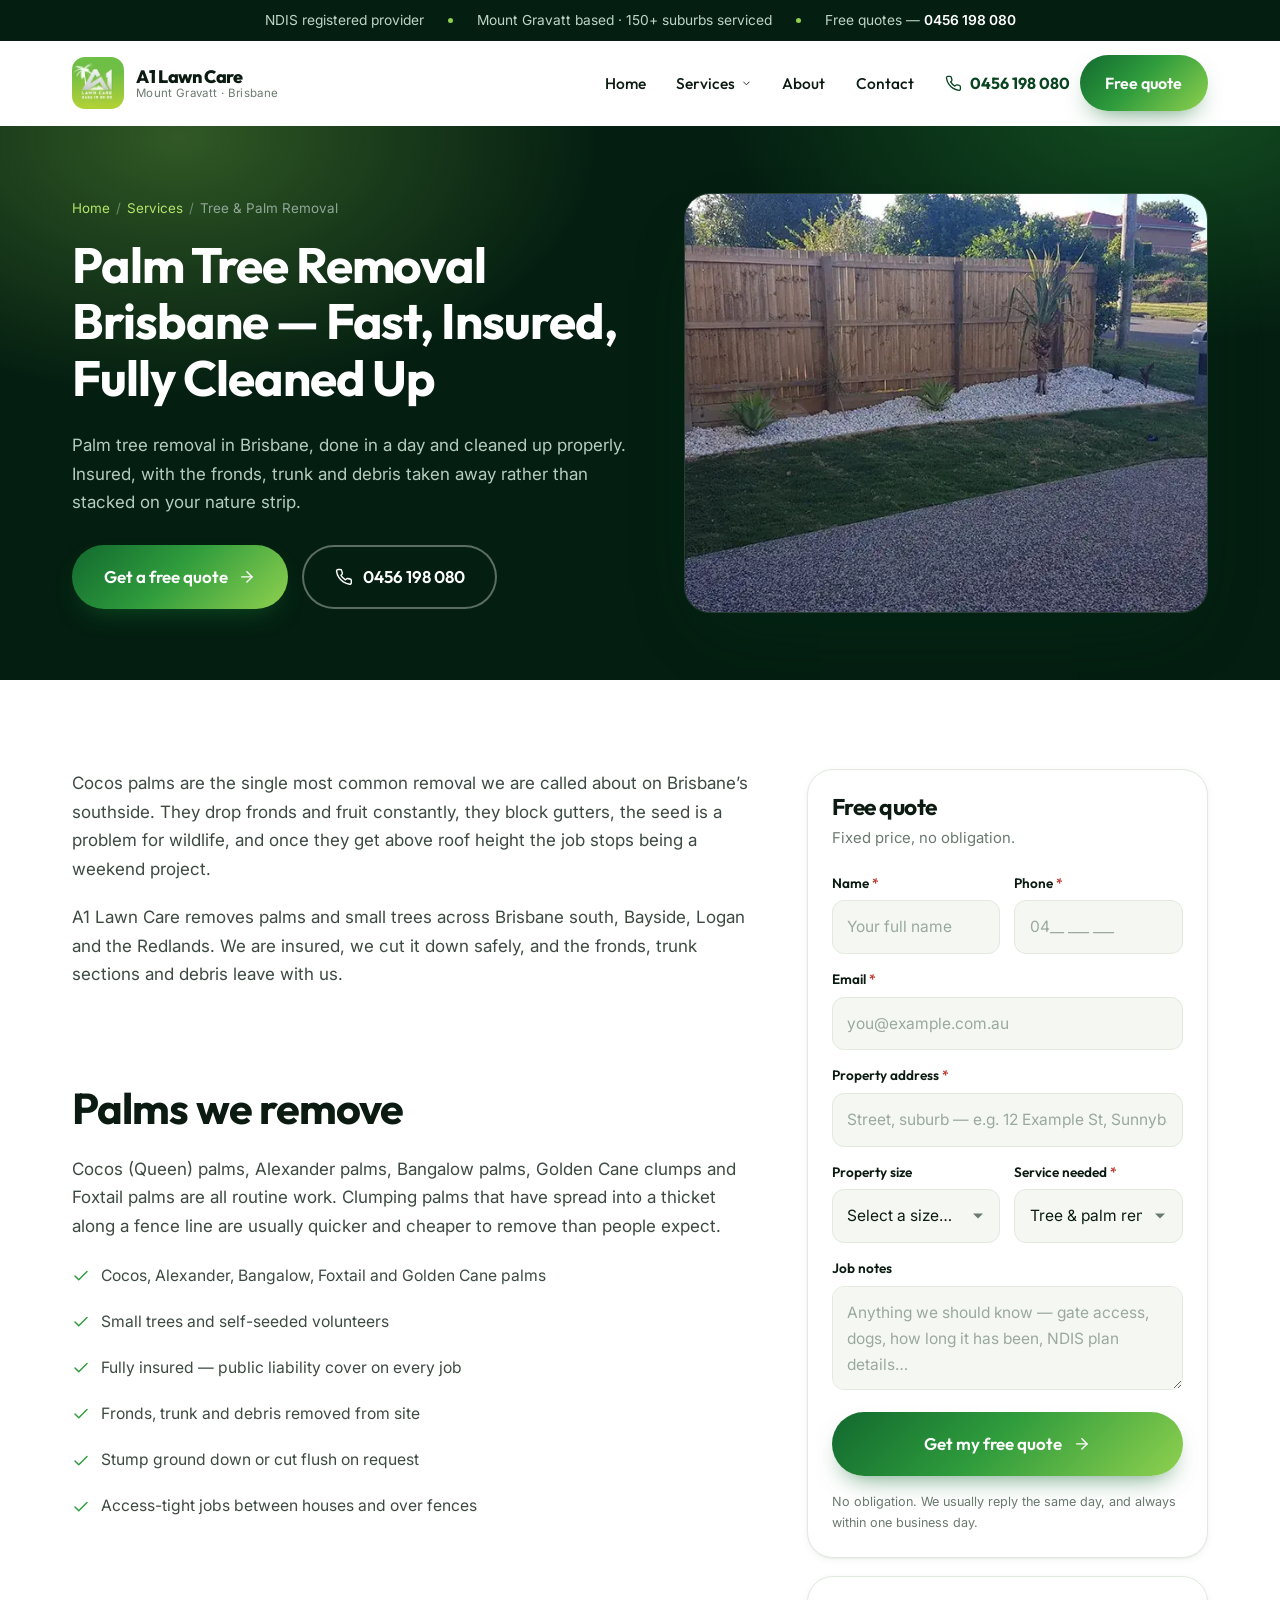
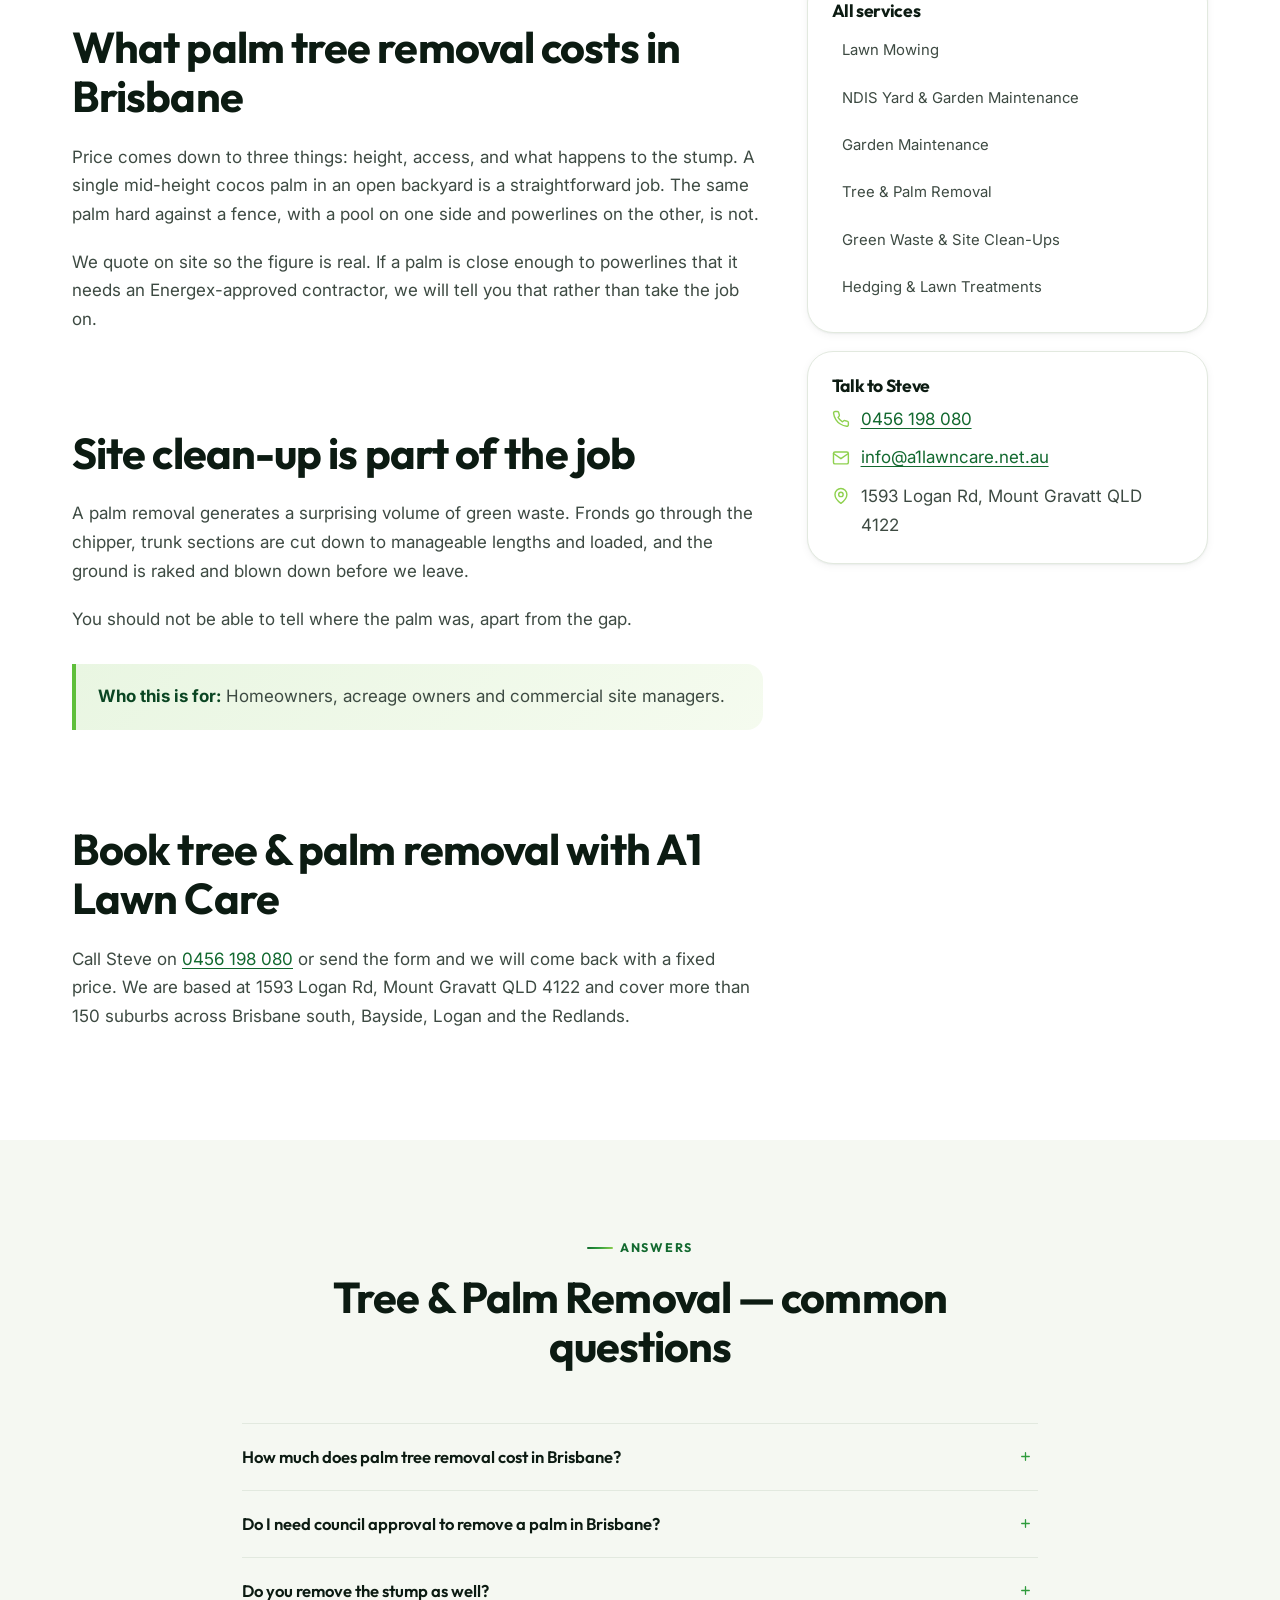
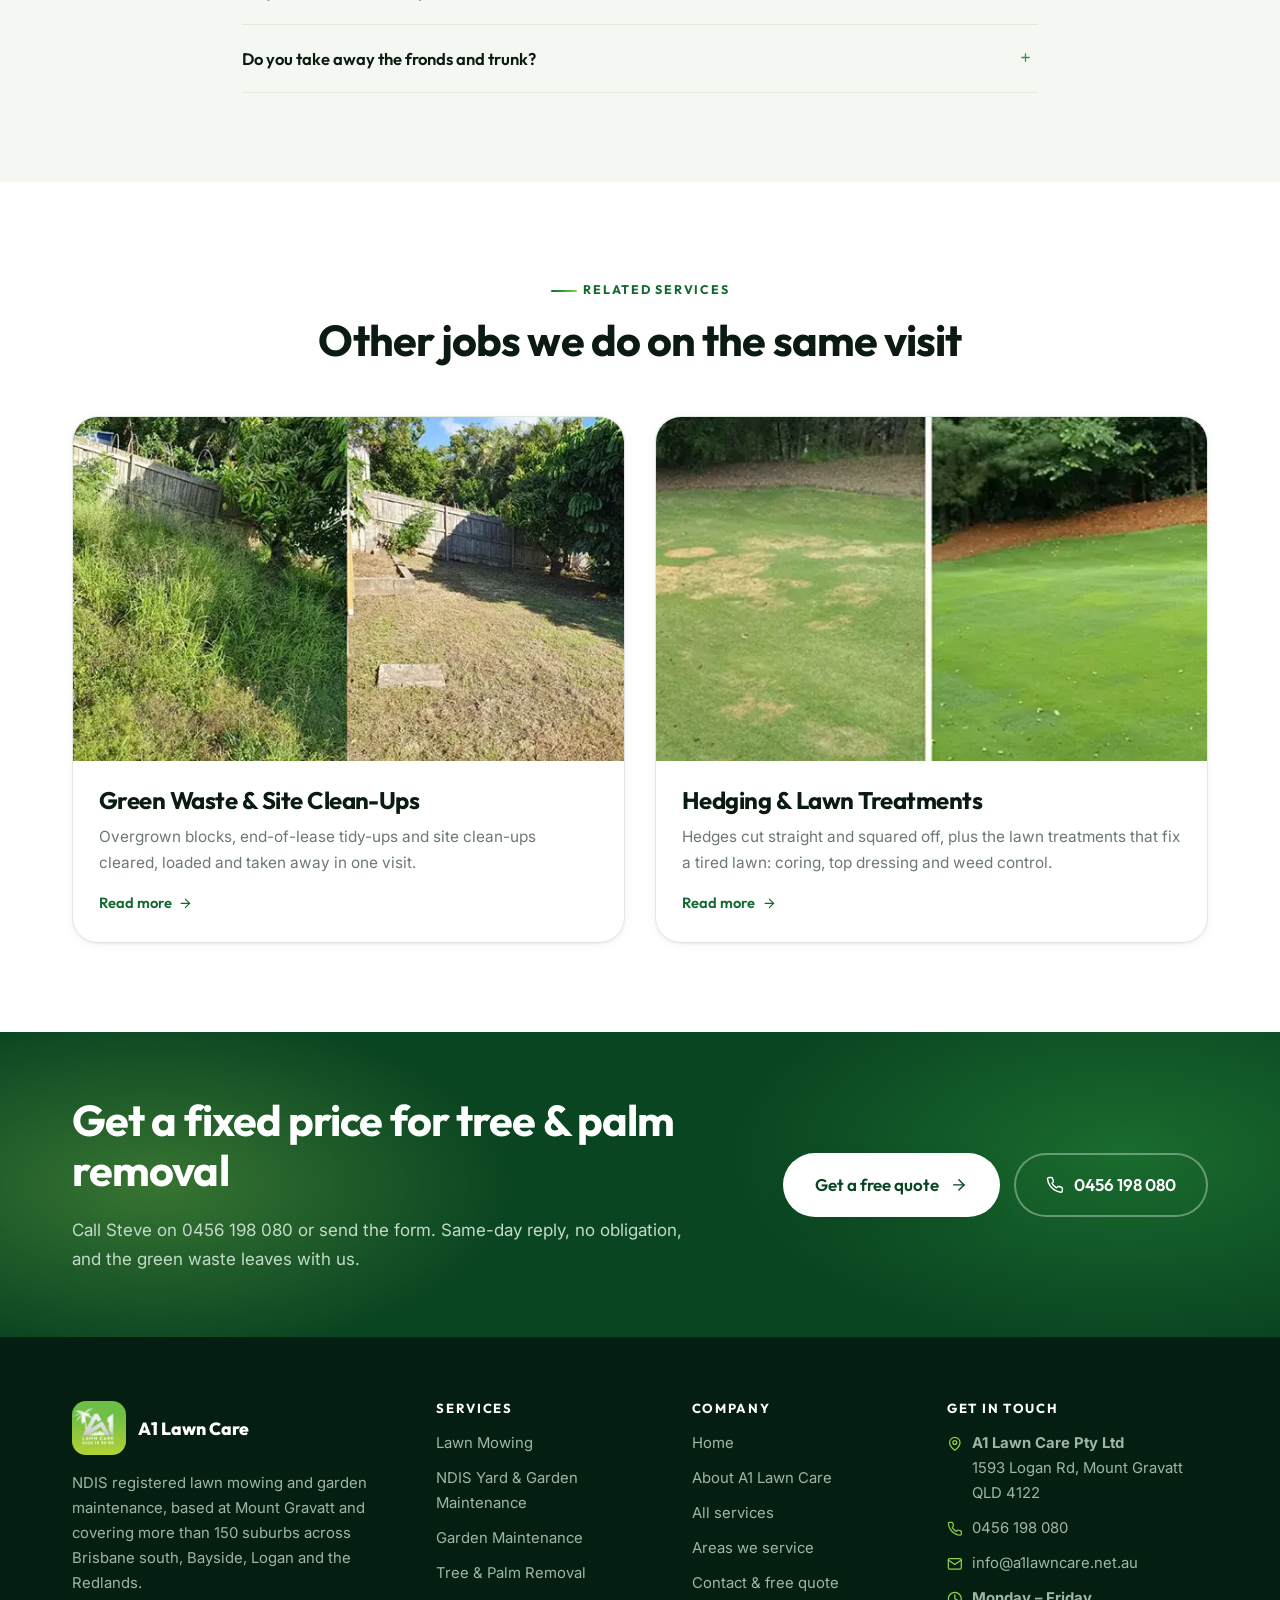
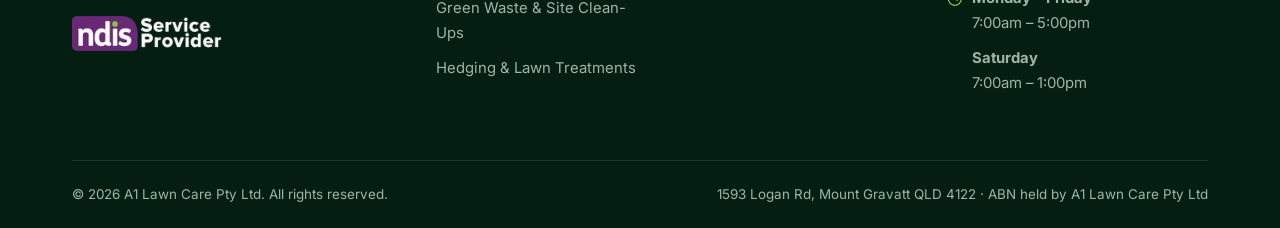
<file: services/palm-tree-removal/index.html>
<!DOCTYPE html>
<html lang="en-AU">
  <head>
    <meta charset="utf-8">
    <!-- Pinch-zoom deliberately left enabled (research section 04) -->
    <meta name="viewport" content="width=device-width, initial-scale=1">
    <title>Palm Tree Removal Brisbane | A1 Lawn Care</title>
    <meta name="description" content="Palm tree removal in Brisbane - insured, fully cleaned up and the stump handled. Cocos, Alexander and Bangalow palms. Call 0456 198 080.">
    <link rel="canonical" href="https://www.a1lawncare.net.au/services/palm-tree-removal/">
    <meta name="robots" content="index, follow, max-image-preview:large, max-snippet:-1, max-video-preview:-1">
    <meta name="author" content="A1 Lawn Care Pty Ltd">
    <meta name="geo.region" content="AU-QLD">
    <meta name="geo.placename" content="Mount Gravatt, Queensland">
    <meta name="geo.position" content="-27.5406;153.0776">
    <meta name="ICBM" content="-27.5406, 153.0776">

    <meta property="og:type" content="website">
    <meta property="og:locale" content="en_AU">
    <meta property="og:site_name" content="A1 Lawn Care Pty Ltd">
    <meta property="og:title" content="Palm Tree Removal Brisbane | A1 Lawn Care">
    <meta property="og:description" content="Palm tree removal in Brisbane - insured, fully cleaned up and the stump handled. Cocos, Alexander and Bangalow palms. Call 0456 198 080.">
    <meta property="og:url" content="https://www.a1lawncare.net.au/services/palm-tree-removal/">
    <meta property="og:image" content="https://www.a1lawncare.net.au/assets/img/gallery-03-600.webp">
    <meta name="twitter:card" content="summary_large_image">
    <meta name="twitter:title" content="Palm Tree Removal Brisbane | A1 Lawn Care">
    <meta name="twitter:description" content="Palm tree removal in Brisbane - insured, fully cleaned up and the stump handled. Cocos, Alexander and Bangalow palms. Call 0456 198 080.">
    <meta name="twitter:image" content="https://www.a1lawncare.net.au/assets/img/gallery-03-600.webp">

    <meta name="theme-color" content="#05301A">
    <link rel="icon" href="/assets/img/a1-lawn-care-logo-224.webp?v=d3a7d595" type="image/webp">
    <link rel="apple-touch-icon" href="/assets/img/a1-lawn-care-logo-224.webp?v=d3a7d595">

    <link rel="preconnect" href="https://fonts.googleapis.com">
    <link rel="preconnect" href="https://fonts.gstatic.com" crossorigin>
    <link rel="preload" as="style" href="https://fonts.googleapis.com/css2?family=Inter:wght@400;500;600&family=Outfit:wght@500;600;700;800&display=swap">
    <link rel="stylesheet" href="https://fonts.googleapis.com/css2?family=Inter:wght@400;500;600&family=Outfit:wght@500;600;700;800&display=swap" media="print" onload="this.media='all'">
    <noscript><link rel="stylesheet" href="https://fonts.googleapis.com/css2?family=Inter:wght@400;500;600&family=Outfit:wght@500;600;700;800&display=swap"></noscript>
    <link rel="stylesheet" href="/assets/css/site.css?v=129fc083">
    <script>document.documentElement.className += " js";</script>

    <!-- Conversion tracking: installed once, globally. Detects form submissions. -->
    <link rel="preconnect" href="https://link.msgsndr.com" crossorigin>
    <script
      defer
      src="https://link.msgsndr.com/js/external-tracking.js"
      data-tracking-id="tk_6582cb70c3d84289821c555a3d8691f9"
    ></script>
    <script type="application/ld+json">{"@context":"https://schema.org","@type":"LandscapingBusiness","@id":"https://www.a1lawncare.net.au/#business","name":"A1 Lawn Care Pty Ltd","alternateName":"A1 Lawn Care","url":"https://www.a1lawncare.net.au/","telephone":"+61456198080","email":"info@a1lawncare.net.au","image":"https://www.a1lawncare.net.au/assets/img/a1-lawn-care-logo-224.webp","logo":"https://www.a1lawncare.net.au/assets/img/a1-lawn-care-logo-224.webp","priceRange":"$$","currenciesAccepted":"AUD","paymentAccepted":"Cash, Bank transfer, Credit card, NDIS plan managed","foundingDate":"2019","description":"NDIS registered lawn mowing, garden maintenance, hedging, palm removal and green waste removal across Brisbane south, Bayside, Logan and the Redlands. Based at 1593 Logan Rd, Mount Gravatt QLD 4122.","address":{"@type":"PostalAddress","streetAddress":"1593 Logan Rd","addressLocality":"Mount Gravatt","addressRegion":"QLD","postalCode":"4122","addressCountry":"AU"},"geo":{"@type":"GeoCoordinates","latitude":-27.5406,"longitude":153.0776},"hasMap":"https://www.google.com/maps/search/?api=1&query=1593+Logan+Rd+Mount+Gravatt+QLD+4122","sameAs":["https://www.facebook.com/NDISmowing"],"openingHoursSpecification":[{"@type":"OpeningHoursSpecification","dayOfWeek":["Monday","Tuesday","Wednesday","Thursday","Friday"],"opens":"07:00","closes":"17:00"},{"@type":"OpeningHoursSpecification","dayOfWeek":["Saturday"],"opens":"07:00","closes":"13:00"}],"areaServed":[{"@type":"City","name":"Brisbane","addressRegion":"QLD","addressCountry":"AU"},{"@type":"City","name":"Logan City","addressRegion":"QLD","addressCountry":"AU"},{"@type":"City","name":"Redland City","addressRegion":"QLD","addressCountry":"AU"},{"@type":"Place","name":"Mount Gravatt, QLD"},{"@type":"Place","name":"Mount Gravatt East, QLD"},{"@type":"Place","name":"Upper Mount Gravatt, QLD"},{"@type":"Place","name":"Wishart, QLD"},{"@type":"Place","name":"Mansfield, QLD"},{"@type":"Place","name":"Holland Park, QLD"},{"@type":"Place","name":"Holland Park West, QLD"},{"@type":"Place","name":"Tarragindi, QLD"},{"@type":"Place","name":"Greenslopes, QLD"},{"@type":"Place","name":"Coorparoo, QLD"},{"@type":"Place","name":"Camp Hill, QLD"},{"@type":"Place","name":"Carina, QLD"},{"@type":"Place","name":"Carina Heights, QLD"},{"@type":"Place","name":"Annerley, QLD"},{"@type":"Place","name":"Fairfield, QLD"},{"@type":"Place","name":"Yeronga, QLD"},{"@type":"Place","name":"Yeerongpilly, QLD"},{"@type":"Place","name":"Tennyson, QLD"},{"@type":"Place","name":"Moorooka, QLD"},{"@type":"Place","name":"Salisbury, QLD"},{"@type":"Place","name":"Rocklea, QLD"},{"@type":"Place","name":"Coopers Plains, QLD"},{"@type":"Place","name":"Robertson, QLD"},{"@type":"Place","name":"Sunnybank, QLD"},{"@type":"Place","name":"Sunnybank Hills, QLD"},{"@type":"Place","name":"Macgregor, QLD"},{"@type":"Place","name":"Eight Mile Plains, QLD"},{"@type":"Place","name":"Runcorn, QLD"},{"@type":"Place","name":"Kuraby, QLD"},{"@type":"Place","name":"Stretton, QLD"},{"@type":"Place","name":"Calamvale, QLD"},{"@type":"Place","name":"Algester, QLD"},{"@type":"Place","name":"Parkinson, QLD"},{"@type":"Place","name":"Drewvale, QLD"},{"@type":"Place","name":"Acacia Ridge, QLD"},{"@type":"Place","name":"Archerfield, QLD"},{"@type":"Place","name":"Willawong, QLD"},{"@type":"Place","name":"Larapinta, QLD"},{"@type":"Place","name":"Pallara, QLD"},{"@type":"Place","name":"Heathwood, QLD"},{"@type":"Place","name":"Doolandella, QLD"},{"@type":"Place","name":"Durack, QLD"},{"@type":"Place","name":"Inala, QLD"},{"@type":"Place","name":"Richlands, QLD"},{"@type":"Place","name":"Ellen Grove, QLD"},{"@type":"Place","name":"Forest Lake, QLD"},{"@type":"Place","name":"Oxley, QLD"},{"@type":"Place","name":"Darra, QLD"},{"@type":"Place","name":"Wacol, QLD"},{"@type":"Place","name":"Sherwood, QLD"},{"@type":"Place","name":"Corinda, QLD"},{"@type":"Place","name":"Graceville, QLD"},{"@type":"Place","name":"Chelmer, QLD"},{"@type":"Place","name":"Jindalee, QLD"},{"@type":"Place","name":"Mount Ommaney, QLD"},{"@type":"Place","name":"Sinnamon Park, QLD"},{"@type":"Place","name":"Seventeen Mile Rocks, QLD"},{"@type":"Place","name":"Sumner, QLD"},{"@type":"Place","name":"Riverhills, QLD"},{"@type":"Place","name":"Westlake, QLD"},{"@type":"Place","name":"Middle Park, QLD"},{"@type":"Place","name":"Jamboree Heights, QLD"},{"@type":"Place","name":"Nathan, QLD"},{"@type":"Place","name":"Dutton Park, QLD"},{"@type":"Place","name":"Highgate Hill, QLD"},{"@type":"Place","name":"Rochedale, QLD"},{"@type":"Place","name":"Mackenzie, QLD"},{"@type":"Place","name":"Burbank, QLD"},{"@type":"Place","name":"Carindale, QLD"},{"@type":"Place","name":"Cannon Hill, QLD"},{"@type":"Place","name":"Tingalpa, QLD"},{"@type":"Place","name":"Wakerley, QLD"},{"@type":"Place","name":"Gumdale, QLD"},{"@type":"Place","name":"Chandler, QLD"},{"@type":"Place","name":"Belmont, QLD"},{"@type":"Place","name":"Ransome, QLD"},{"@type":"Place","name":"Murarrie, QLD"},{"@type":"Place","name":"Hemmant, QLD"},{"@type":"Place","name":"Lytton, QLD"},{"@type":"Place","name":"Wynnum, QLD"},{"@type":"Place","name":"Wynnum West, QLD"},{"@type":"Place","name":"Wynnum North, QLD"},{"@type":"Place","name":"Manly, QLD"},{"@type":"Place","name":"Manly West, QLD"},{"@type":"Place","name":"Lota, QLD"},{"@type":"Place","name":"Bulimba, QLD"},{"@type":"Place","name":"Hawthorne, QLD"},{"@type":"Place","name":"Balmoral, QLD"},{"@type":"Place","name":"Morningside, QLD"},{"@type":"Place","name":"Norman Park, QLD"},{"@type":"Place","name":"Seven Hills, QLD"},{"@type":"Place","name":"East Brisbane, QLD"},{"@type":"Place","name":"Springwood, QLD"},{"@type":"Place","name":"Slacks Creek, QLD"},{"@type":"Place","name":"Daisy Hill, QLD"},{"@type":"Place","name":"Shailer Park, QLD"},{"@type":"Place","name":"Tanah Merah, QLD"},{"@type":"Place","name":"Loganholme, QLD"},{"@type":"Place","name":"Cornubia, QLD"},{"@type":"Place","name":"Carbrook, QLD"},{"@type":"Place","name":"Underwood, QLD"},{"@type":"Place","name":"Rochedale South, QLD"},{"@type":"Place","name":"Priestdale, QLD"},{"@type":"Place","name":"Kingston, QLD"},{"@type":"Place","name":"Woodridge, QLD"},{"@type":"Place","name":"Logan Central, QLD"},{"@type":"Place","name":"Marsden, QLD"},{"@type":"Place","name":"Crestmead, QLD"},{"@type":"Place","name":"Berrinba, QLD"},{"@type":"Place","name":"Browns Plains, QLD"},{"@type":"Place","name":"Hillcrest, QLD"},{"@type":"Place","name":"Regents Park, QLD"},{"@type":"Place","name":"Heritage Park, QLD"},{"@type":"Place","name":"Boronia Heights, QLD"},{"@type":"Place","name":"Forestdale, QLD"},{"@type":"Place","name":"Greenbank, QLD"},{"@type":"Place","name":"Park Ridge, QLD"},{"@type":"Place","name":"Munruben, QLD"},{"@type":"Place","name":"Logan Reserve, QLD"},{"@type":"Place","name":"Waterford, QLD"},{"@type":"Place","name":"Waterford West, QLD"},{"@type":"Place","name":"Loganlea, QLD"},{"@type":"Place","name":"Meadowbrook, QLD"},{"@type":"Place","name":"Bethania, QLD"},{"@type":"Place","name":"Holmview, QLD"},{"@type":"Place","name":"Edens Landing, QLD"},{"@type":"Place","name":"Eagleby, QLD"},{"@type":"Place","name":"Beenleigh, QLD"},{"@type":"Place","name":"Mount Warren Park, QLD"},{"@type":"Place","name":"Windaroo, QLD"},{"@type":"Place","name":"Bannockburn, QLD"},{"@type":"Place","name":"Yarrabilba, QLD"},{"@type":"Place","name":"Jimboomba, QLD"},{"@type":"Place","name":"Cedar Vale, QLD"},{"@type":"Place","name":"Flagstone, QLD"},{"@type":"Place","name":"Capalaba, QLD"},{"@type":"Place","name":"Cleveland, QLD"},{"@type":"Place","name":"Alexandra Hills, QLD"},{"@type":"Place","name":"Birkdale, QLD"},{"@type":"Place","name":"Ormiston, QLD"},{"@type":"Place","name":"Thornlands, QLD"},{"@type":"Place","name":"Thorneside, QLD"},{"@type":"Place","name":"Victoria Point, QLD"},{"@type":"Place","name":"Wellington Point, QLD"},{"@type":"Place","name":"Redland Bay, QLD"},{"@type":"Place","name":"Sheldon, QLD"},{"@type":"Place","name":"Mount Cotton, QLD"},{"@type":"Place","name":"Coochiemudlo Island, QLD"},{"@type":"Place","name":"Macleay Island, QLD"},{"@type":"Place","name":"Russell Island, QLD"},{"@type":"Place","name":"Karragarra Island, QLD"},{"@type":"Place","name":"Lamb Island, QLD"}],"hasOfferCatalog":{"@type":"OfferCatalog","name":"Lawn and garden services","itemListElement":[{"@type":"Offer","itemOffered":{"@type":"Service","name":"Lawn Mowing","url":"https://www.a1lawncare.net.au/services/lawn-mowing/"}},{"@type":"Offer","itemOffered":{"@type":"Service","name":"NDIS Yard & Garden Maintenance","url":"https://www.a1lawncare.net.au/services/ndis-lawn-mowing/"}},{"@type":"Offer","itemOffered":{"@type":"Service","name":"Garden Maintenance","url":"https://www.a1lawncare.net.au/services/garden-maintenance/"}},{"@type":"Offer","itemOffered":{"@type":"Service","name":"Tree & Palm Removal","url":"https://www.a1lawncare.net.au/services/palm-tree-removal/"}},{"@type":"Offer","itemOffered":{"@type":"Service","name":"Green Waste & Site Clean-Ups","url":"https://www.a1lawncare.net.au/services/green-waste-removal/"}},{"@type":"Offer","itemOffered":{"@type":"Service","name":"Hedging & Lawn Treatments","url":"https://www.a1lawncare.net.au/services/hedge-trimming-lawn-treatments/"}}]},"founder":{"@type":"Person","name":"Steve Cope"},"knowsAbout":["Lawn mowing","NDIS yard maintenance","Garden maintenance","Palm tree removal","Green waste removal","Hedge trimming","Lawn coring","Lawn top dressing","Weed control"]}</script>
    <script type="application/ld+json">{"@context":"https://schema.org","@type":"Service","name":"Tree & Palm Removal","serviceType":"palm tree removal brisbane","url":"https://www.a1lawncare.net.au/services/palm-tree-removal/","provider":{"@id":"https://www.a1lawncare.net.au/#business"},"areaServed":[{"@type":"City","name":"Brisbane","addressRegion":"QLD","addressCountry":"AU"},{"@type":"City","name":"Logan City","addressRegion":"QLD","addressCountry":"AU"},{"@type":"City","name":"Redland City","addressRegion":"QLD","addressCountry":"AU"}],"description":"Cocos, Alexander and Bangalow palms and small trees removed, cut down, chipped and carted away — with the site left clean.","audience":{"@type":"Audience","audienceType":"Homeowners, acreage owners and commercial site managers"},"offers":{"@type":"Offer","priceCurrency":"AUD","availability":"https://schema.org/InStock","url":"https://www.a1lawncare.net.au/contact/"}}</script>
    <script type="application/ld+json">{"@context":"https://schema.org","@type":"FAQPage","mainEntity":[{"@type":"Question","name":"How much does palm tree removal cost in Brisbane?","acceptedAnswer":{"@type":"Answer","text":"Most single palm removals on Brisbane’s southside fall between $250 and $900, depending on the height of the palm, how tight the access is and whether the stump is ground out. Tall cocos palms with restricted access sit at the higher end. A1 Lawn Care quotes on site and the price includes removing all the debris."}},{"@type":"Question","name":"Do I need council approval to remove a palm in Brisbane?","acceptedAnswer":{"@type":"Answer","text":"Most palms on residential land in Brisbane can be removed without approval, but Brisbane City Council protects some vegetation, and some properties carry a vegetation protection order or a covenant on the title. Check with the council before booking if you are unsure — we will flag it if something looks like it may be protected."}},{"@type":"Question","name":"Do you remove the stump as well?","acceptedAnswer":{"@type":"Answer","text":"We can cut the stump flush to ground level as part of the removal, or grind it out so the area can be turfed or planted over. Stump grinding is quoted separately because it depends on the diameter and how close it sits to paths, pipes and fences."}},{"@type":"Question","name":"Do you take away the fronds and trunk?","acceptedAnswer":{"@type":"Answer","text":"Yes. Everything the removal generates goes with us — fronds, trunk sections and debris. The area is raked and blown down before we leave."}}]}</script>
    <script type="application/ld+json">{"@context":"https://schema.org","@type":"BreadcrumbList","itemListElement":[{"@type":"ListItem","position":1,"name":"Home","item":"https://www.a1lawncare.net.au/"},{"@type":"ListItem","position":2,"name":"Services","item":"https://www.a1lawncare.net.au/services/"},{"@type":"ListItem","position":3,"name":"Tree & Palm Removal","item":"https://www.a1lawncare.net.au/services/palm-tree-removal/"}]}</script>
  </head>
  <body>
    <a class="skip-link" href="#main">Skip to content</a>

    <div class="topbar">
      <div class="container topbar-inner">
        <span>NDIS registered provider</span>
        <span class="dot" aria-hidden="true"></span>
        <span>Mount Gravatt based &middot; 150+ suburbs serviced</span>
        <span class="dot" aria-hidden="true"></span>
        <span>Free quotes &mdash; <a href="tel:+61456198080">0456 198 080</a></span>
      </div>
    </div>

    <header class="site-header">
      <div class="container header-inner">
        <a class="brand" href="/">
          <img src="/assets/img/a1-lawn-care-logo-112.webp?v=df842eda"
               srcset="/assets/img/a1-lawn-care-logo-112.webp?v=df842eda 112w,
                       /assets/img/a1-lawn-care-logo-224.webp?v=d3a7d595 224w"
               sizes="52px" width="52" height="52" fetchpriority="high"
               alt="A1 Lawn Care Pty Ltd logo - lawn mowing Brisbane">
          <span class="brand-text">
            <span class="brand-name">A1 Lawn Care</span>
            <span class="brand-tag">Mount Gravatt &middot; Brisbane</span>
          </span>
        </a>

        <nav class="primary-nav" aria-label="Primary">
          <ul>
            <li><a href="/">Home</a></li>
            <li class="has-sub">
              <button type="button" aria-expanded="true">Services <svg viewBox="0 0 24 24" fill="none" stroke="currentColor" stroke-width="1.9" stroke-linecap="round" stroke-linejoin="round" aria-hidden="true"><path d="m6 9 6 6 6-6"/></svg></button>
              <ul class="submenu">
                <li><a href="/services/">All services<span class="sub-desc">The full list</span></a></li>
                <li><a href="/services/lawn-mowing/">Lawn Mowing<span class="sub-desc">lawn mowing mount gravatt</span></a></li><li><a href="/services/ndis-lawn-mowing/">NDIS Yard &amp; Garden Maintenance<span class="sub-desc">ndis mowing</span></a></li><li><a href="/services/garden-maintenance/">Garden Maintenance<span class="sub-desc">garden maintenance brisbane</span></a></li><li><a href="/services/palm-tree-removal/" aria-current="page">Tree &amp; Palm Removal<span class="sub-desc">palm tree removal brisbane</span></a></li><li><a href="/services/green-waste-removal/">Green Waste &amp; Site Clean-Ups<span class="sub-desc">green waste removal brisbane</span></a></li><li><a href="/services/hedge-trimming-lawn-treatments/">Hedging &amp; Lawn Treatments<span class="sub-desc">hedge trimming services brisbane</span></a></li>
              </ul>
            </li>
            <li><a href="/about/">About</a></li>
            <li><a href="/contact/">Contact</a></li>
          </ul>
        </nav>

        <div class="header-cta">
          <a class="header-phone" href="tel:+61456198080"><svg viewBox="0 0 24 24" fill="none" stroke="currentColor" stroke-width="1.9" stroke-linecap="round" stroke-linejoin="round" aria-hidden="true"><path d="M22 16.9v3a2 2 0 0 1-2.2 2 19.8 19.8 0 0 1-8.6-3.1 19.5 19.5 0 0 1-6-6A19.8 19.8 0 0 1 2.1 4.2 2 2 0 0 1 4.1 2h3a2 2 0 0 1 2 1.7c.1 1 .4 1.9.7 2.8a2 2 0 0 1-.5 2.1L8.1 9.9a16 16 0 0 0 6 6l1.3-1.2a2 2 0 0 1 2.1-.5c.9.3 1.8.6 2.8.7a2 2 0 0 1 1.7 2Z"/></svg><span class="txt">0456 198 080</span></a>
          <button class="btn" type="button" data-quote-open>Free quote</button>
          <button class="nav-toggle" type="button" aria-label="Open menu" aria-expanded="false">
            <span></span>
          </button>
        </div>
      </div>
    </header>
    <div class="nav-scrim"></div>

    <main id="main">

      <section class="page-hero page-hero--split">
        <div class="container page-hero-grid">
          <div class="page-hero-inner">
            <nav class="breadcrumb" aria-label="Breadcrumb">
              <ol>
                <li><a href="/">Home</a></li>
                <li><a href="/services/">Services</a></li>
                <li aria-current="page">Tree &amp; Palm Removal</li>
              </ol>
            </nav>
            <h1>Palm Tree Removal Brisbane — Fast, Insured, Fully Cleaned Up</h1>
            <p>Palm tree removal in Brisbane, done in a day and cleaned up properly. Insured, with the fronds, trunk and debris taken away rather than stacked on your nature strip.</p>
            <div class="btn-row">
              <a class="btn btn--lg" href="#quote">Get a free quote <svg viewBox="0 0 24 24" fill="none" stroke="currentColor" stroke-width="1.9" stroke-linecap="round" stroke-linejoin="round" aria-hidden="true"><path d="M5 12h14"/><path d="m12 5 7 7-7 7"/></svg></a>
              <a class="btn btn--outline-light btn--lg" href="tel:+61456198080"><svg viewBox="0 0 24 24" fill="none" stroke="currentColor" stroke-width="1.9" stroke-linecap="round" stroke-linejoin="round" aria-hidden="true"><path d="M22 16.9v3a2 2 0 0 1-2.2 2 19.8 19.8 0 0 1-8.6-3.1 19.5 19.5 0 0 1-6-6A19.8 19.8 0 0 1 2.1 4.2 2 2 0 0 1 4.1 2h3a2 2 0 0 1 2 1.7c.1 1 .4 1.9.7 2.8a2 2 0 0 1-.5 2.1L8.1 9.9a16 16 0 0 0 6 6l1.3-1.2a2 2 0 0 1 2.1-.5c.9.3 1.8.6 2.8.7a2 2 0 0 1 1.7 2Z"/></svg> 0456 198 080</a>
            </div>
          </div>
          <figure class="page-hero-media">
            <img src="/assets/img/gallery-03-600.webp?v=f7a648fd" srcset="/assets/img/gallery-03-400.webp?v=1a1f31c2 400w, /assets/img/gallery-03-600.webp?v=f7a648fd 600w" sizes="(max-width: 940px) calc(100vw - 44px), 46vw" width="600" height="480" alt="Tree and palm removal Brisbane - tidy backyard left clean by A1 Lawn Care" decoding="async" fetchpriority="high">
          </figure>
        </div>
      </section>

      <section class="section">
        <div class="container with-aside">
          <div class="prose reveal">
            <p>Cocos palms are the single most common removal we are called about on Brisbane’s southside. They drop fronds and fruit constantly, they block gutters, the seed is a problem for wildlife, and once they get above roof height the job stops being a weekend project.</p><p>A1 Lawn Care removes palms and small trees across Brisbane south, Bayside, Logan and the Redlands. We are insured, we cut it down safely, and the fronds, trunk sections and debris leave with us.</p>
            <h2>Palms we remove</h2><p>Cocos (Queen) palms, Alexander palms, Bangalow palms, Golden Cane clumps and Foxtail palms are all routine work. Clumping palms that have spread into a thicket along a fence line are usually quicker and cheaper to remove than people expect.</p><ul class="ticks" style="margin-top:1.4rem"><li><svg viewBox="0 0 24 24" fill="none" stroke="currentColor" stroke-width="1.9" stroke-linecap="round" stroke-linejoin="round" aria-hidden="true"><path d="m20 6-11 11-5-5"/></svg><span>Cocos, Alexander, Bangalow, Foxtail and Golden Cane palms</span></li><li><svg viewBox="0 0 24 24" fill="none" stroke="currentColor" stroke-width="1.9" stroke-linecap="round" stroke-linejoin="round" aria-hidden="true"><path d="m20 6-11 11-5-5"/></svg><span>Small trees and self-seeded volunteers</span></li><li><svg viewBox="0 0 24 24" fill="none" stroke="currentColor" stroke-width="1.9" stroke-linecap="round" stroke-linejoin="round" aria-hidden="true"><path d="m20 6-11 11-5-5"/></svg><span>Fully insured — public liability cover on every job</span></li><li><svg viewBox="0 0 24 24" fill="none" stroke="currentColor" stroke-width="1.9" stroke-linecap="round" stroke-linejoin="round" aria-hidden="true"><path d="m20 6-11 11-5-5"/></svg><span>Fronds, trunk and debris removed from site</span></li><li><svg viewBox="0 0 24 24" fill="none" stroke="currentColor" stroke-width="1.9" stroke-linecap="round" stroke-linejoin="round" aria-hidden="true"><path d="m20 6-11 11-5-5"/></svg><span>Stump ground down or cut flush on request</span></li><li><svg viewBox="0 0 24 24" fill="none" stroke="currentColor" stroke-width="1.9" stroke-linecap="round" stroke-linejoin="round" aria-hidden="true"><path d="m20 6-11 11-5-5"/></svg><span>Access-tight jobs between houses and over fences</span></li></ul><h2>What palm tree removal costs in Brisbane</h2><p>Price comes down to three things: height, access, and what happens to the stump. A single mid-height cocos palm in an open backyard is a straightforward job. The same palm hard against a fence, with a pool on one side and powerlines on the other, is not.</p><p>We quote on site so the figure is real. If a palm is close enough to powerlines that it needs an Energex-approved contractor, we will tell you that rather than take the job on.</p><h2>Site clean-up is part of the job</h2><p>A palm removal generates a surprising volume of green waste. Fronds go through the chipper, trunk sections are cut down to manageable lengths and loaded, and the ground is raked and blown down before we leave.</p><p>You should not be able to tell where the palm was, apart from the gap.</p>

            <div class="callout">
              <p><strong>Who this is for:</strong> Homeowners, acreage owners and commercial site managers.</p>
            </div>

            <h2>Book tree &amp; palm removal with A1 Lawn Care</h2>
            <p>Call Steve on <a href="tel:+61456198080">0456 198 080</a> or send the form
               and we will come back with a fixed price. We are based at
               1593 Logan Rd, Mount Gravatt QLD 4122 and cover more than 150 suburbs across Brisbane south,
               Bayside, Logan and the Redlands.</p>
          </div>

          <aside class="aside-sticky">
            <div class="aside-card quote-card" id="quote" style="padding:24px">
              <form class="js-quote-form" id="svc-quote" data-redirect="/thank-you/"
            action="/thank-you/" method="post" novalidate>
        <h2>Free quote</h2>
        <p class="quote-sub">Fixed price, no obligation.</p>

        <!-- Honeypot -->
        <div class="hp-field" aria-hidden="true">
          <label for="svc-quote-hp">Leave this field empty</label>
          <input type="text" id="svc-quote-hp" name="a1_hp" tabindex="-1"
                 autocomplete="off" aria-hidden="true">
        </div>

        <div class="field-row">
          <div class="field">
            <label for="svc-quote-name">Name <span class="req" aria-hidden="true">*</span></label>
            <input type="text" id="svc-quote-name" name="full_name" autocomplete="name"
                   placeholder="Your full name" required>
            <span class="err" role="alert"></span>
          </div>
          <div class="field">
            <label for="svc-quote-phone">Phone <span class="req" aria-hidden="true">*</span></label>
            <input type="tel" id="svc-quote-phone" name="phone" autocomplete="tel"
                   placeholder="04__ ___ ___" required>
            <span class="err" role="alert"></span>
          </div>
        </div>

        <div class="field">
          <label for="svc-quote-email">Email <span class="req" aria-hidden="true">*</span></label>
          <input type="email" id="svc-quote-email" name="email" autocomplete="email"
                 placeholder="you@example.com.au" required>
          <span class="err" role="alert"></span>
        </div>

        <div class="field">
          <label for="svc-quote-address">Property address <span class="req" aria-hidden="true">*</span></label>
          <input type="text" id="svc-quote-address" name="property_address"
                 autocomplete="street-address"
                 placeholder="Street, suburb — e.g. 12 Example St, Sunnybank" required>
          <span class="err" role="alert"></span>
        </div>

        <div class="field-row">
          <div class="field">
            <label for="svc-quote-size">Property size</label>
            <select id="svc-quote-size" name="property_size">
              <option value="">Select a size&hellip;</option>
              <option value="Small yard / courtyard">Small yard / courtyard</option><option value="Standard suburban block (up to 600m²)">Standard suburban block (up to 600m²)</option><option value="Large block (600–1000m²)">Large block (600–1000m²)</option><option value="Acreage (1000m²+)">Acreage (1000m²+)</option><option value="Commercial / body corporate">Commercial / body corporate</option><option value="Not sure">Not sure</option>
            </select>
          </div>
          <div class="field">
            <label for="svc-quote-service">Service needed <span class="req" aria-hidden="true">*</span></label>
            <select id="svc-quote-service" name="service_needed" required>
              <option value="">Select a service&hellip;</option>
              <option value="Lawn mowing">Lawn mowing</option><option value="NDIS yard &amp; garden maintenance">NDIS yard &amp; garden maintenance</option><option value="Garden maintenance">Garden maintenance</option><option value="Tree &amp; palm removal" selected>Tree &amp; palm removal</option><option value="Green waste removal / yard clean-up">Green waste removal / yard clean-up</option><option value="Hedge trimming">Hedge trimming</option><option value="Lawn coring &amp; top dressing">Lawn coring &amp; top dressing</option><option value="Weed control">Weed control</option><option value="Something else">Something else</option>
            </select>
            <span class="err" role="alert"></span>
          </div>
        </div>

        <div class="field">
          <label for="svc-quote-notes">Job notes</label>
          <textarea id="svc-quote-notes" name="job_notes"
                    placeholder="Anything we should know — gate access, dogs, how long it has been, NDIS plan details&hellip;"></textarea>
        </div>

        <button class="btn btn--lg btn--block" type="submit">
          <span class="btn-spinner" aria-hidden="true"></span>
          <svg class="btn-tick" viewBox="0 0 24 24" fill="none" stroke="currentColor"
               stroke-width="2.6" stroke-linecap="round" stroke-linejoin="round"
               aria-hidden="true"><path d="m20 6-11 11-5-5"/></svg>
          <span class="btn-text">Get my free quote</span>
          <span class="btn-arrow"><svg viewBox="0 0 24 24" fill="none" stroke="currentColor" stroke-width="1.9" stroke-linecap="round" stroke-linejoin="round" aria-hidden="true"><path d="M5 12h14"/><path d="m12 5 7 7-7 7"/></svg></span>
        </button>
        <p class="form-status" role="status" aria-live="polite"></p>
        <p class="form-fineprint">No obligation. We usually reply the same day, and
           always within one business day.</p>
      </form>
            </div>
            <div class="aside-card">
              <h3>All services</h3>
              <ul><li><a href="/services/lawn-mowing/">Lawn Mowing</a></li><li><a href="/services/ndis-lawn-mowing/">NDIS Yard &amp; Garden Maintenance</a></li><li><a href="/services/garden-maintenance/">Garden Maintenance</a></li><li><a href="/services/palm-tree-removal/">Tree &amp; Palm Removal</a></li><li><a href="/services/green-waste-removal/">Green Waste &amp; Site Clean-Ups</a></li><li><a href="/services/hedge-trimming-lawn-treatments/">Hedging &amp; Lawn Treatments</a></li></ul>
            </div>
            <div class="aside-card">
              <h3>Talk to Steve</h3>
              <div class="footer-nap" style="color:var(--body)">
                <div><svg viewBox="0 0 24 24" fill="none" stroke="currentColor" stroke-width="1.9" stroke-linecap="round" stroke-linejoin="round" aria-hidden="true"><path d="M22 16.9v3a2 2 0 0 1-2.2 2 19.8 19.8 0 0 1-8.6-3.1 19.5 19.5 0 0 1-6-6A19.8 19.8 0 0 1 2.1 4.2 2 2 0 0 1 4.1 2h3a2 2 0 0 1 2 1.7c.1 1 .4 1.9.7 2.8a2 2 0 0 1-.5 2.1L8.1 9.9a16 16 0 0 0 6 6l1.3-1.2a2 2 0 0 1 2.1-.5c.9.3 1.8.6 2.8.7a2 2 0 0 1 1.7 2Z"/></svg><a href="tel:+61456198080">0456 198 080</a></div>
                <div><svg viewBox="0 0 24 24" fill="none" stroke="currentColor" stroke-width="1.9" stroke-linecap="round" stroke-linejoin="round" aria-hidden="true"><path d="M4 4h16a2 2 0 0 1 2 2v12a2 2 0 0 1-2 2H4a2 2 0 0 1-2-2V6a2 2 0 0 1 2-2Z"/><path d="m22 6-10 7L2 6"/></svg><a href="mailto:info@a1lawncare.net.au">info@a1lawncare.net.au</a></div>
                <div><svg viewBox="0 0 24 24" fill="none" stroke="currentColor" stroke-width="1.9" stroke-linecap="round" stroke-linejoin="round" aria-hidden="true"><path d="M20 10c0 6-8 12-8 12s-8-6-8-12a8 8 0 0 1 16 0Z"/><circle cx="12" cy="10" r="3"/></svg><span>1593 Logan Rd, Mount Gravatt QLD 4122</span></div>
              </div>
            </div>
          </aside>
        </div>
      </section>

<section class="section section--sand" id="faq">
      <div class="container container--narrow">
        <div class="section-head section-head--center reveal">
          <span class="eyebrow">Answers</span>
          <h2>Tree &amp; Palm Removal — common questions</h2>
          
        </div>
        <div class="faq reveal"><details>
          <summary>How much does palm tree removal cost in Brisbane?</summary>
          <div class="answer"><div><p>Most single palm removals on Brisbane’s southside fall between $250 and $900, depending on the height of the palm, how tight the access is and whether the stump is ground out. Tall cocos palms with restricted access sit at the higher end. A1 Lawn Care quotes on site and the price includes removing all the debris.</p></div></div>
        </details><details>
          <summary>Do I need council approval to remove a palm in Brisbane?</summary>
          <div class="answer"><div><p>Most palms on residential land in Brisbane can be removed without approval, but Brisbane City Council protects some vegetation, and some properties carry a vegetation protection order or a covenant on the title. Check with the council before booking if you are unsure — we will flag it if something looks like it may be protected.</p></div></div>
        </details><details>
          <summary>Do you remove the stump as well?</summary>
          <div class="answer"><div><p>We can cut the stump flush to ground level as part of the removal, or grind it out so the area can be turfed or planted over. Stump grinding is quoted separately because it depends on the diameter and how close it sits to paths, pipes and fences.</p></div></div>
        </details><details>
          <summary>Do you take away the fronds and trunk?</summary>
          <div class="answer"><div><p>Yes. Everything the removal generates goes with us — fronds, trunk sections and debris. The area is raked and blown down before we leave.</p></div></div>
        </details></div>
      </div>
    </section>

      <section class="section">
        <div class="container">
          <div class="section-head section-head--center reveal">
            <span class="eyebrow">Related services</span>
            <h2>Other jobs we do on the same visit</h2>
          </div>
          <div class="grid grid--3 reveal-stagger"><a class="card service-card" href="/services/green-waste-removal/">
      <div class="media"><img src="/assets/img/gallery-04-600.webp?v=0a7ffd4d" srcset="/assets/img/gallery-04-400.webp?v=a8235a9b 400w, /assets/img/gallery-04-600.webp?v=0a7ffd4d 600w" sizes="(max-width: 700px) calc(100vw - 44px), (max-width: 1100px) 45vw, 33vw" width="600" height="480" alt="Green waste removal Brisbane - overgrown yard before and after an A1 Lawn Care clean-up" decoding="async" loading="lazy"></div>
      <div class="body">
        <h3>Green Waste &amp; Site Clean-Ups</h3>
        <p>Overgrown blocks, end-of-lease tidy-ups and site clean-ups cleared, loaded and taken away in one visit.</p>
        <span class="more">Read more <svg viewBox="0 0 24 24" fill="none" stroke="currentColor" stroke-width="1.9" stroke-linecap="round" stroke-linejoin="round" aria-hidden="true"><path d="M5 12h14"/><path d="m12 5 7 7-7 7"/></svg></span>
      </div>
    </a><a class="card service-card" href="/services/hedge-trimming-lawn-treatments/">
      <div class="media"><img src="/assets/img/gallery-01-600.webp?v=3b575e2d" srcset="/assets/img/gallery-01-400.webp?v=fa35eb11 400w, /assets/img/gallery-01-600.webp?v=3b575e2d 600w" sizes="(max-width: 700px) calc(100vw - 44px), (max-width: 1100px) 45vw, 33vw" width="600" height="480" alt="Lawn treatments Brisbane - patchy lawn before and after coring and top dressing by A1 Lawn Care" decoding="async" loading="lazy"></div>
      <div class="body">
        <h3>Hedging &amp; Lawn Treatments</h3>
        <p>Hedges cut straight and squared off, plus the lawn treatments that fix a tired lawn: coring, top dressing and weed control.</p>
        <span class="more">Read more <svg viewBox="0 0 24 24" fill="none" stroke="currentColor" stroke-width="1.9" stroke-linecap="round" stroke-linejoin="round" aria-hidden="true"><path d="M5 12h14"/><path d="m12 5 7 7-7 7"/></svg></span>
      </div>
    </a></div>
        </div>
      </section>

<section class="cta-band">
      <div class="container cta-inner">
        <div class="copy reveal">
          <h2>Get a fixed price for tree &amp; palm removal</h2>
          <p>Call Steve on 0456 198 080 or send the form. Same-day reply, no obligation, and the green waste leaves with us.</p>
        </div>
        <div class="btn-row reveal">
          <a class="btn btn--light btn--lg" href="/contact/">Get a free quote <svg viewBox="0 0 24 24" fill="none" stroke="currentColor" stroke-width="1.9" stroke-linecap="round" stroke-linejoin="round" aria-hidden="true"><path d="M5 12h14"/><path d="m12 5 7 7-7 7"/></svg></a>
          <a class="btn btn--outline-light btn--lg" href="tel:+61456198080"><svg viewBox="0 0 24 24" fill="none" stroke="currentColor" stroke-width="1.9" stroke-linecap="round" stroke-linejoin="round" aria-hidden="true"><path d="M22 16.9v3a2 2 0 0 1-2.2 2 19.8 19.8 0 0 1-8.6-3.1 19.5 19.5 0 0 1-6-6A19.8 19.8 0 0 1 2.1 4.2 2 2 0 0 1 4.1 2h3a2 2 0 0 1 2 1.7c.1 1 .4 1.9.7 2.8a2 2 0 0 1-.5 2.1L8.1 9.9a16 16 0 0 0 6 6l1.3-1.2a2 2 0 0 1 2.1-.5c.9.3 1.8.6 2.8.7a2 2 0 0 1 1.7 2Z"/></svg> 0456 198 080</a>
        </div>
      </div>
    </section>

    </main>

    <footer class="site-footer">
      <div class="container">
        <div class="footer-main">
          <div>
            <a class="footer-brand" href="/">
              <img src="/assets/img/a1-lawn-care-logo-112.webp?v=df842eda"
                   srcset="/assets/img/a1-lawn-care-logo-112.webp?v=df842eda 112w,
                           /assets/img/a1-lawn-care-logo-224.webp?v=d3a7d595 224w"
                   sizes="54px" width="54" height="54" loading="lazy"
                   alt="A1 Lawn Care Pty Ltd logo">
              <span>A1 Lawn Care</span>
            </a>
            <p>NDIS registered lawn mowing and garden maintenance, based at Mount
               Gravatt and covering more than 150 suburbs across Brisbane south,
               Bayside, Logan and the Redlands.</p>
            <img class="footer-ndis" src="/assets/img/ndis-registered-provider-logo-180.webp?v=d63b420c"
                 srcset="/assets/img/ndis-registered-provider-logo-180.webp?v=d63b420c 180w,
                         /assets/img/ndis-registered-provider-logo-360.webp?v=db3ee031 360w"
                 sizes="150px" width="150" height="35" loading="lazy"
                 alt="NDIS registered provider - A1 Lawn Care Brisbane">
          </div>

          <div>
            <h3>Services</h3>
            <ul><li><a href="/services/lawn-mowing/">Lawn Mowing</a></li><li><a href="/services/ndis-lawn-mowing/">NDIS Yard &amp; Garden Maintenance</a></li><li><a href="/services/garden-maintenance/">Garden Maintenance</a></li><li><a href="/services/palm-tree-removal/">Tree &amp; Palm Removal</a></li><li><a href="/services/green-waste-removal/">Green Waste &amp; Site Clean-Ups</a></li><li><a href="/services/hedge-trimming-lawn-treatments/">Hedging &amp; Lawn Treatments</a></li></ul>
          </div>

          <div>
            <h3>Company</h3>
            <ul>
              <li><a href="/">Home</a></li>
              <li><a href="/about/">About A1 Lawn Care</a></li>
              <li><a href="/services/">All services</a></li>
              <li><a href="/#areas">Areas we service</a></li>
              <li><a href="/contact/">Contact &amp; free quote</a></li>
            </ul>
          </div>

          <div>
            <h3>Get in touch</h3>
            <div class="footer-nap">
              <div><svg viewBox="0 0 24 24" fill="none" stroke="currentColor" stroke-width="1.9" stroke-linecap="round" stroke-linejoin="round" aria-hidden="true"><path d="M20 10c0 6-8 12-8 12s-8-6-8-12a8 8 0 0 1 16 0Z"/><circle cx="12" cy="10" r="3"/></svg><span><strong>A1 Lawn Care Pty Ltd</strong><br>1593 Logan Rd, Mount Gravatt QLD 4122</span></div>
              <div><svg viewBox="0 0 24 24" fill="none" stroke="currentColor" stroke-width="1.9" stroke-linecap="round" stroke-linejoin="round" aria-hidden="true"><path d="M22 16.9v3a2 2 0 0 1-2.2 2 19.8 19.8 0 0 1-8.6-3.1 19.5 19.5 0 0 1-6-6A19.8 19.8 0 0 1 2.1 4.2 2 2 0 0 1 4.1 2h3a2 2 0 0 1 2 1.7c.1 1 .4 1.9.7 2.8a2 2 0 0 1-.5 2.1L8.1 9.9a16 16 0 0 0 6 6l1.3-1.2a2 2 0 0 1 2.1-.5c.9.3 1.8.6 2.8.7a2 2 0 0 1 1.7 2Z"/></svg><a href="tel:+61456198080">0456 198 080</a></div>
              <div><svg viewBox="0 0 24 24" fill="none" stroke="currentColor" stroke-width="1.9" stroke-linecap="round" stroke-linejoin="round" aria-hidden="true"><path d="M4 4h16a2 2 0 0 1 2 2v12a2 2 0 0 1-2 2H4a2 2 0 0 1-2-2V6a2 2 0 0 1 2-2Z"/><path d="m22 6-10 7L2 6"/></svg><a href="mailto:info@a1lawncare.net.au">info@a1lawncare.net.au</a></div>
              <div><svg viewBox="0 0 24 24" fill="none" stroke="currentColor" stroke-width="1.9" stroke-linecap="round" stroke-linejoin="round" aria-hidden="true"><circle cx="12" cy="12" r="10"/><path d="M12 6v6l4 2"/></svg><span><strong>Monday – Friday</strong><br>7:00am – 5:00pm</span></div><div><span style="padding-left:1.7em"><strong>Saturday</strong><br>7:00am – 1:00pm</span></div>
            </div>
          </div>
        </div>

        <div class="footer-bottom">
          <span>&copy; 2026 A1 Lawn Care Pty Ltd. All rights reserved.</span>
          <span>1593 Logan Rd, Mount Gravatt QLD 4122 &middot; ABN held by A1 Lawn Care Pty Ltd</span>
        </div>
      </div>
    </footer>

    <button class="to-top" type="button" aria-label="Back to top"><svg viewBox="0 0 24 24" fill="none" stroke="currentColor" stroke-width="1.9" stroke-linecap="round" stroke-linejoin="round" aria-hidden="true"><path d="m18 15-6-6-6 6"/></svg></button>

    <div class="mobile-bar">
      <a href="tel:+61456198080"><svg viewBox="0 0 24 24" fill="none" stroke="currentColor" stroke-width="1.9" stroke-linecap="round" stroke-linejoin="round" aria-hidden="true"><path d="M22 16.9v3a2 2 0 0 1-2.2 2 19.8 19.8 0 0 1-8.6-3.1 19.5 19.5 0 0 1-6-6A19.8 19.8 0 0 1 2.1 4.2 2 2 0 0 1 4.1 2h3a2 2 0 0 1 2 1.7c.1 1 .4 1.9.7 2.8a2 2 0 0 1-.5 2.1L8.1 9.9a16 16 0 0 0 6 6l1.3-1.2a2 2 0 0 1 2.1-.5c.9.3 1.8.6 2.8.7a2 2 0 0 1 1.7 2Z"/></svg>Call now</a>
      <button class="primary" type="button" data-quote-open><svg viewBox="0 0 24 24" fill="none" stroke="currentColor" stroke-width="1.9" stroke-linecap="round" stroke-linejoin="round" aria-hidden="true"><path d="M4 4h16a2 2 0 0 1 2 2v12a2 2 0 0 1-2 2H4a2 2 0 0 1-2-2V6a2 2 0 0 1 2-2Z"/><path d="m22 6-10 7L2 6"/></svg>Free quote</button>
    </div>

    <!-- defer: runs after the deferred tracking script in <head>, before DOMContentLoaded -->
    <script src="/assets/js/site.js?v=daf772f8" defer></script>
<div class="modal" id="quote-modal" hidden>
      <div class="modal-backdrop" data-modal-close></div>
      <div class="modal-panel quote-card" role="dialog" aria-modal="true"
           aria-labelledby="quote-modal-title">
        <button class="modal-close" type="button" data-modal-close aria-label="Close quote form">
          <svg viewBox="0 0 24 24" fill="none" stroke="currentColor" stroke-width="2.2"
               stroke-linecap="round" aria-hidden="true"><path d="M18 6 6 18M6 6l12 12"/></svg>
        </button>
        <form class="js-quote-form" id="modal-quote" data-redirect="/thank-you/"
            action="/thank-you/" method="post" novalidate>
        <h2 id="quote-modal-title">Get a free quote</h2>
        <p class="quote-sub">Tell us about the property and we will come back with a fixed price.</p>

        <!-- Honeypot -->
        <div class="hp-field" aria-hidden="true">
          <label for="modal-quote-hp">Leave this field empty</label>
          <input type="text" id="modal-quote-hp" name="a1_hp" tabindex="-1"
                 autocomplete="off" aria-hidden="true">
        </div>

        <div class="field-row">
          <div class="field">
            <label for="modal-quote-name">Name <span class="req" aria-hidden="true">*</span></label>
            <input type="text" id="modal-quote-name" name="full_name" autocomplete="name"
                   placeholder="Your full name" required>
            <span class="err" role="alert"></span>
          </div>
          <div class="field">
            <label for="modal-quote-phone">Phone <span class="req" aria-hidden="true">*</span></label>
            <input type="tel" id="modal-quote-phone" name="phone" autocomplete="tel"
                   placeholder="04__ ___ ___" required>
            <span class="err" role="alert"></span>
          </div>
        </div>

        <div class="field">
          <label for="modal-quote-email">Email <span class="req" aria-hidden="true">*</span></label>
          <input type="email" id="modal-quote-email" name="email" autocomplete="email"
                 placeholder="you@example.com.au" required>
          <span class="err" role="alert"></span>
        </div>

        <div class="field">
          <label for="modal-quote-address">Property address <span class="req" aria-hidden="true">*</span></label>
          <input type="text" id="modal-quote-address" name="property_address"
                 autocomplete="street-address"
                 placeholder="Street, suburb — e.g. 12 Example St, Sunnybank" required>
          <span class="err" role="alert"></span>
        </div>

        <div class="field-row">
          <div class="field">
            <label for="modal-quote-size">Property size</label>
            <select id="modal-quote-size" name="property_size">
              <option value="">Select a size&hellip;</option>
              <option value="Small yard / courtyard">Small yard / courtyard</option><option value="Standard suburban block (up to 600m²)">Standard suburban block (up to 600m²)</option><option value="Large block (600–1000m²)">Large block (600–1000m²)</option><option value="Acreage (1000m²+)">Acreage (1000m²+)</option><option value="Commercial / body corporate">Commercial / body corporate</option><option value="Not sure">Not sure</option>
            </select>
          </div>
          <div class="field">
            <label for="modal-quote-service">Service needed <span class="req" aria-hidden="true">*</span></label>
            <select id="modal-quote-service" name="service_needed" required>
              <option value="">Select a service&hellip;</option>
              <option value="Lawn mowing">Lawn mowing</option><option value="NDIS yard &amp; garden maintenance">NDIS yard &amp; garden maintenance</option><option value="Garden maintenance">Garden maintenance</option><option value="Tree &amp; palm removal">Tree &amp; palm removal</option><option value="Green waste removal / yard clean-up">Green waste removal / yard clean-up</option><option value="Hedge trimming">Hedge trimming</option><option value="Lawn coring &amp; top dressing">Lawn coring &amp; top dressing</option><option value="Weed control">Weed control</option><option value="Something else">Something else</option>
            </select>
            <span class="err" role="alert"></span>
          </div>
        </div>

        <div class="field">
          <label for="modal-quote-notes">Job notes</label>
          <textarea id="modal-quote-notes" name="job_notes"
                    placeholder="Anything we should know — gate access, dogs, how long it has been, NDIS plan details&hellip;"></textarea>
        </div>

        <button class="btn btn--lg btn--block" type="submit">
          <span class="btn-spinner" aria-hidden="true"></span>
          <svg class="btn-tick" viewBox="0 0 24 24" fill="none" stroke="currentColor"
               stroke-width="2.6" stroke-linecap="round" stroke-linejoin="round"
               aria-hidden="true"><path d="m20 6-11 11-5-5"/></svg>
          <span class="btn-text">Get my free quote</span>
          <span class="btn-arrow"><svg viewBox="0 0 24 24" fill="none" stroke="currentColor" stroke-width="1.9" stroke-linecap="round" stroke-linejoin="round" aria-hidden="true"><path d="M5 12h14"/><path d="m12 5 7 7-7 7"/></svg></span>
        </button>
        <p class="form-status" role="status" aria-live="polite"></p>
        <p class="form-fineprint">No obligation. We usually reply the same day, and
           always within one business day.</p>
      </form>
        <div class="ndis-note"><svg viewBox="0 0 24 24" fill="none" stroke="currentColor" stroke-width="1.9" stroke-linecap="round" stroke-linejoin="round" aria-hidden="true"><path d="M12 22s8-4 8-10V5l-8-3-8 3v7c0 6 8 10 8 10Z"/><path d="m9 12 2 2 4-4"/></svg>
          <span><strong>NDIS participants welcome.</strong> We are a registered
          provider and invoice plan managers directly &mdash; just mention it in the
          job notes.</span>
        </div>
      </div>
    </div>
  </body>
</html>
</file>
<file: assets/css/site.css>
/* ==========================================================================
   A1 Lawn Care Pty Ltd — site stylesheet
   Brand: lime→green gradient taken from the A1 Lawn Care logo mark.
   ========================================================================== */

/* ---------- Tokens ---------- */
:root {
  --green-950: #041F11;
  --green-900: #05301A;
  --green-800: #0A4522;
  --green-700: #12692F;
  --green-600: #2E9B3C;
  --green-500: #5FBF3B;
  --lime-400: #8FD14F;
  --lime-300: #B6E36B;
  --lime-200: #D6F09C;

  --ink: #0C1B12;
  --body: #3D4A42;
  --muted: #6B7A70;
  --line: #E2E9DF;
  --sand: #F5F8F2;
  --paper: #FFFFFF;

  --brand-grad: linear-gradient(135deg, #12692F 0%, #2E9B3C 45%, #8FD14F 100%);
  --brand-grad-soft: linear-gradient(135deg, #E9F6E2 0%, #F5FBEF 100%);

  --radius-sm: 10px;
  --radius: 16px;
  --radius-lg: 26px;
  --radius-pill: 999px;

  --shadow-sm: 0 1px 2px rgba(5, 48, 26, .06), 0 2px 8px rgba(5, 48, 26, .05);
  --shadow: 0 10px 30px -12px rgba(5, 48, 26, .22);
  --shadow-lg: 0 30px 70px -30px rgba(5, 48, 26, .38);

  --container: 1180px;
  --gutter: 22px;
  --header-h: 84px;

  --font-display: "Outfit", "Segoe UI", system-ui, -apple-system, sans-serif;
  --font-body: "Inter", "Segoe UI", system-ui, -apple-system, sans-serif;

  --ease: cubic-bezier(.22, 1, .36, 1);
}

/* ---------- Reset ---------- */
*, *::before, *::after { box-sizing: border-box; }
[hidden] { display: none !important; }
html { -webkit-text-size-adjust: 100%; scroll-behavior: smooth; }
body {
  margin: 0;
  font-family: var(--font-body);
  font-size: 17px;
  line-height: 1.68;
  color: var(--body);
  background: var(--paper);
  overflow-x: hidden;
  -webkit-font-smoothing: antialiased;
}
img, svg, video { max-width: 100%; height: auto; display: block; }
a { color: var(--green-700); text-underline-offset: 3px; }
a:hover { color: var(--green-600); }
button, input, select, textarea { font: inherit; color: inherit; }
h1, h2, h3, h4, h5 {
  font-family: var(--font-display);
  color: var(--ink);
  line-height: 1.14;
  letter-spacing: -.021em;
  margin: 0 0 .5em;
  font-weight: 700;
}
h1 { font-size: clamp(2.05rem, 1.45rem + 2.1vw, 3.1rem); }
h2 { font-size: clamp(1.75rem, 1.2rem + 2.1vw, 2.7rem); }
h3 { font-size: clamp(1.2rem, 1.05rem + .6vw, 1.5rem); }
h4 { font-size: 1.06rem; }
p { margin: 0 0 1.15em; }
ul, ol { margin: 0 0 1.15em; padding-left: 1.25em; }
hr { border: 0; border-top: 1px solid var(--line); margin: 2.5rem 0; }
:focus-visible { outline: 3px solid var(--green-600); outline-offset: 3px; border-radius: 6px; }

/* ---------- Layout ---------- */
.container { width: 100%; max-width: var(--container); margin-inline: auto; padding-inline: var(--gutter); }
.container--narrow { max-width: 840px; }
.section { padding-block: clamp(60px, 7vw, 108px); }
.section--tight { padding-block: clamp(46px, 5vw, 72px); }
.section--sand { background: var(--sand); }
.section--dark { background: var(--green-950); color: #C9D8CD; }
.section--dark h2, .section--dark h3, .section--dark h4 { color: #fff; }

.grid { display: grid; gap: clamp(20px, 2.4vw, 34px); }
.grid--2 { grid-template-columns: repeat(auto-fit, minmax(310px, 1fr)); }
.grid--3 { grid-template-columns: repeat(auto-fit, minmax(290px, 1fr)); }
.grid--4 { grid-template-columns: repeat(auto-fit, minmax(220px, 1fr)); }

.stack > * + * { margin-top: 1rem; }
.text-center { text-align: center; }
.mx-auto { margin-inline: auto; }
.measure { max-width: 62ch; }
.measure-center { max-width: 62ch; margin-inline: auto; }

/* ---------- Eyebrow / section heads ---------- */
.eyebrow {
  display: inline-flex; align-items: center; gap: .55em;
  font-family: var(--font-display);
  font-size: .78rem; font-weight: 700;
  letter-spacing: .14em; text-transform: uppercase;
  color: var(--green-700);
  margin-bottom: .9rem;
}
.eyebrow::before {
  content: ""; width: 26px; height: 2px; border-radius: 2px;
  background: var(--brand-grad);
}
.section--dark .eyebrow { color: var(--lime-300); }
.section-head { max-width: 720px; margin-bottom: clamp(30px, 4vw, 52px); }
.section-head--center { margin-inline: auto; text-align: center; }
.section-head p { font-size: 1.06rem; color: var(--muted); margin-bottom: 0; }
.section--dark .section-head p { color: #A9BCAF; }

/* ---------- Buttons ---------- */
.btn {
  --btn-bg: var(--brand-grad);
  display: inline-flex; align-items: center; justify-content: center; gap: .6em;
  font-family: var(--font-display); font-weight: 600; font-size: 1rem;
  padding: .92em 1.6em;
  border-radius: var(--radius-pill);
  border: 0; cursor: pointer;
  text-decoration: none;
  background: var(--btn-bg); color: #fff;
  box-shadow: 0 12px 26px -12px rgba(18, 105, 47, .7);
  transition: transform .28s var(--ease), box-shadow .28s var(--ease), background-color .2s;
  position: relative; overflow: hidden;
}
.btn:hover { color: #fff; transform: translateY(-2px); box-shadow: 0 18px 34px -14px rgba(18, 105, 47, .8); }
.btn:active { transform: translateY(0); }
.btn svg { width: 1.05em; height: 1.05em; flex: none; }
.btn--ghost {
  background: transparent; color: var(--green-800);
  box-shadow: inset 0 0 0 2px var(--line);
}
.btn--ghost:hover { color: var(--green-800); box-shadow: inset 0 0 0 2px var(--green-500); background: rgba(143, 209, 79, .08); }
.btn--light { background: #fff; color: var(--green-800); box-shadow: var(--shadow); }
.btn--light:hover { color: var(--green-800); }
.btn--outline-light { background: transparent; color: #fff; box-shadow: inset 0 0 0 2px rgba(255,255,255,.35); }
.btn--outline-light:hover { color: #fff; box-shadow: inset 0 0 0 2px rgba(255,255,255,.7); }
.btn--lg { font-size: 1.06rem; padding: 1.05em 1.9em; }
.btn--block { width: 100%; }

.btn-row { display: flex; flex-wrap: wrap; gap: 14px; align-items: center; }

/* ---------- Header ---------- */
.site-header {
  position: sticky; top: 0; z-index: 60;
  background: transparent;
  border-bottom: 1px solid transparent;
  transition: box-shadow .3s var(--ease), border-color .3s;
}
/* The frosted-glass backdrop lives on a pseudo-element, not on .site-header
   itself: backdrop-filter makes an element the containing block for its
   position:fixed descendants, which would trap the mobile nav panel inside
   the 84px-tall header. */
.site-header::before {
  content: ""; position: absolute; inset: 0; z-index: -1;
  background: rgba(255, 255, 255, .82);
  backdrop-filter: saturate(180%) blur(14px);
  -webkit-backdrop-filter: saturate(180%) blur(14px);
}
.site-header.is-stuck { border-bottom-color: var(--line); box-shadow: 0 8px 30px -18px rgba(5, 48, 26, .45); }
.header-inner {
  display: flex; align-items: center; gap: 18px;
  min-height: var(--header-h);
  transition: min-height .3s var(--ease);
}
.site-header.is-stuck .header-inner { min-height: 68px; }

.brand { display: inline-flex; align-items: center; gap: 12px; text-decoration: none; flex: none; }
.brand img { width: 52px; height: 52px; border-radius: 13px; transition: width .3s var(--ease), height .3s var(--ease); }
.site-header.is-stuck .brand img { width: 44px; height: 44px; }
.brand-text { display: flex; flex-direction: column; line-height: 1.12; }
.brand-name { font-family: var(--font-display); font-weight: 800; font-size: 1.12rem; color: var(--ink); letter-spacing: -.02em; }
.brand-tag { font-size: .72rem; color: var(--muted); letter-spacing: .03em; }

.primary-nav { margin-left: auto; }
.primary-nav > ul { display: flex; align-items: center; gap: 4px; list-style: none; margin: 0; padding: 0; }
.primary-nav a {
  display: block; padding: .6em .85em; border-radius: var(--radius-pill);
  font-family: var(--font-display); font-weight: 500; font-size: .97rem;
  color: var(--ink); text-decoration: none;
  transition: background-color .2s, color .2s;
}
.primary-nav a:hover, .primary-nav a[aria-current="page"] { background: rgba(143, 209, 79, .16); color: var(--green-800); }

.has-sub { position: relative; }
.has-sub > button {
  display: inline-flex; align-items: center; gap: .4em;
  padding: .6em .85em; border-radius: var(--radius-pill);
  font-family: var(--font-display); font-weight: 500; font-size: .97rem;
  background: none; border: 0; color: var(--ink); cursor: pointer;
  transition: background-color .2s, color .2s;
}
.has-sub > button:hover, .has-sub.is-open > button { background: rgba(143, 209, 79, .16); color: var(--green-800); }
.has-sub > button svg { width: .7em; height: .7em; transition: transform .25s var(--ease); }
.has-sub.is-open > button svg { transform: rotate(180deg); }
.submenu {
  position: absolute; top: calc(100% + 10px); left: 50%;
  transform: translate(-50%, 8px);
  min-width: 310px; padding: 10px; margin: 0; list-style: none;
  background: #fff; border: 1px solid var(--line); border-radius: var(--radius);
  box-shadow: var(--shadow-lg);
  opacity: 0; visibility: hidden; pointer-events: none;
  transition: opacity .22s var(--ease), transform .22s var(--ease), visibility .22s;
}
.has-sub.is-open .submenu { opacity: 1; visibility: visible; pointer-events: auto; transform: translate(-50%, 0); }
.submenu a { padding: .62em .8em; border-radius: 10px; font-weight: 500; }
.submenu .sub-desc { display: block; font-family: var(--font-body); font-size: .8rem; font-weight: 400; color: var(--muted); margin-top: 2px; }

.header-cta { display: flex; align-items: center; gap: 10px; flex: none; }
.header-phone {
  display: inline-flex; align-items: center; gap: .5em;
  font-family: var(--font-display); font-weight: 700; font-size: 1rem;
  color: var(--green-800); text-decoration: none; white-space: nowrap;
}
.header-phone svg { width: 1.05em; height: 1.05em; }
.header-phone:hover { color: var(--green-600); }

.nav-toggle {
  display: none; width: 46px; height: 46px; flex: none;
  border: 1px solid var(--line); border-radius: 13px; background: #fff; cursor: pointer;
  align-items: center; justify-content: center;
}
.nav-toggle span { position: relative; display: block; width: 20px; height: 2px; border-radius: 2px; background: var(--ink); transition: background-color .2s; }
.nav-toggle span::before, .nav-toggle span::after {
  content: ""; position: absolute; left: 0; width: 20px; height: 2px; border-radius: 2px; background: var(--ink);
  transition: transform .3s var(--ease);
}
.nav-toggle span::before { top: -6px; }
.nav-toggle span::after { top: 6px; }
.nav-open .nav-toggle span { background: transparent; }
.nav-open .nav-toggle span::before { transform: translateY(6px) rotate(45deg); }
.nav-open .nav-toggle span::after { transform: translateY(-6px) rotate(-45deg); }

/* Announcement bar */
.topbar {
  background: var(--green-950); color: #BFD4C5;
  font-size: .86rem; padding: 9px 0;
}
.topbar-inner { display: flex; flex-wrap: wrap; gap: 8px 24px; align-items: center; justify-content: center; text-align: center; }
.topbar a { color: #fff; font-weight: 600; text-decoration: none; }
.topbar a:hover { color: var(--lime-300); }
.topbar .dot { width: 5px; height: 5px; border-radius: 50%; background: var(--lime-400); flex: none; }

/* ---------- Hero ---------- */
.hero { position: relative; overflow: hidden; background: var(--green-950); color: #D3E2D7; isolation: isolate; }
.hero::before {
  content: ""; position: absolute; inset: -30% -10% auto -10%; height: 130%;
  background:
    radial-gradient(50% 45% at 18% 22%, rgba(143, 209, 79, .40), transparent 62%),
    radial-gradient(46% 42% at 82% 16%, rgba(46, 155, 60, .42), transparent 60%),
    radial-gradient(54% 50% at 62% 88%, rgba(18, 105, 47, .55), transparent 64%);
  filter: blur(6px);
  animation: drift 24s ease-in-out infinite alternate;
  z-index: -2;
}
.hero::after {
  content: ""; position: absolute; inset: 0; z-index: -1;
  background-image: radial-gradient(rgba(255,255,255,.055) 1px, transparent 1px);
  background-size: 22px 22px;
  mask-image: linear-gradient(to bottom, #000 20%, transparent 92%);
  -webkit-mask-image: linear-gradient(to bottom, #000 20%, transparent 92%);
}
@keyframes drift {
  0%   { transform: translate3d(0, 0, 0) scale(1); }
  50%  { transform: translate3d(-2.5%, 2%, 0) scale(1.07); }
  100% { transform: translate3d(2.5%, -1.5%, 0) scale(1.03); }
}

.hero-inner {
  display: grid; gap: clamp(34px, 4vw, 58px);
  grid-template-columns: minmax(0, 1.08fr) minmax(0, .92fr);
  align-items: center;
  padding-block: clamp(58px, 7vw, 104px);
}
@media (max-width: 940px) { .hero-inner { grid-template-columns: 1fr; } }

.hero h1 { color: #fff; margin-bottom: .45em; }
.hero h1 .accent {
  background: linear-gradient(100deg, var(--lime-300), var(--lime-400) 55%, #E6F7C4);
  -webkit-background-clip: text; background-clip: text; color: transparent;
}
.hero-lede { font-size: clamp(1.04rem, .98rem + .35vw, 1.2rem); color: #BDD2C4; max-width: 56ch; }

.hero-badges { display: flex; flex-wrap: wrap; gap: 10px; margin-bottom: 1.5rem; }
.pill {
  display: inline-flex; align-items: center; gap: .5em;
  padding: .5em 1em; border-radius: var(--radius-pill);
  font-size: .85rem; font-weight: 600; font-family: var(--font-display);
  background: rgba(255, 255, 255, .09); color: #E4F2E6;
  border: 1px solid rgba(255, 255, 255, .16);
  backdrop-filter: blur(6px);
}
.pill svg { width: 1em; height: 1em; color: var(--lime-400); }
.pill--solid { background: var(--lime-400); color: var(--green-950); border-color: transparent; }

.hero-proof { display: flex; flex-wrap: wrap; gap: 10px 30px; margin-top: 2rem; padding-top: 1.6rem; border-top: 1px solid rgba(255,255,255,.14); }
.hero-proof div { display: flex; flex-direction: column; }
.hero-proof .num { font-family: var(--font-display); font-weight: 800; font-size: 1.6rem; color: #fff; line-height: 1.1; }
.hero-proof .lbl { font-size: .82rem; color: #9FB6A6; }

/* Hero form card */
.quote-card {
  background: #fff; color: var(--body);
  border-radius: var(--radius-lg);
  padding: clamp(24px, 2.6vw, 34px);
  box-shadow: var(--shadow-lg);
  position: relative;
}
.quote-card h2 { font-size: 1.42rem; margin-bottom: .25em; }
.quote-card .quote-sub { font-size: .93rem; color: var(--muted); margin-bottom: 1.3rem; }
.quote-card .ndis-note {
  display: flex; gap: .6em; align-items: flex-start;
  margin-top: 1rem; padding: .8em 1em;
  background: var(--brand-grad-soft); border-radius: var(--radius-sm);
  font-size: .84rem; color: var(--green-800);
}
.quote-card .ndis-note svg { width: 1.1em; height: 1.1em; flex: none; margin-top: .15em; color: var(--green-600); }

/* ---------- Forms ---------- */
.field { margin-bottom: 14px; }
.field label {
  display: block; font-family: var(--font-display); font-weight: 600;
  font-size: .85rem; color: var(--ink); margin-bottom: 6px;
}
.field label .req { color: #C0392B; }
.field input, .field select, .field textarea {
  width: 100%; padding: .82em .95em;
  border: 1px solid var(--line); border-radius: 12px;
  background: var(--sand); color: var(--ink);
  transition: border-color .2s, box-shadow .2s, background-color .2s;
  font-size: .97rem;
}
.field input::placeholder, .field textarea::placeholder { color: #9AA89F; }
.field input:focus, .field select:focus, .field textarea:focus {
  outline: none; background: #fff;
  border-color: var(--green-500);
  box-shadow: 0 0 0 4px rgba(95, 191, 59, .16);
}
.field textarea { min-height: 104px; resize: vertical; }
.field select { appearance: none; background-image: url("data:image/svg+xml,%3Csvg xmlns='http://www.w3.org/2000/svg' viewBox='0 0 12 8'%3E%3Cpath fill='%236B7A70' d='M1 1.5 6 6.5l5-5'/%3E%3C/svg%3E"); background-repeat: no-repeat; background-position: right 1em center; background-size: 12px; padding-right: 2.6em; }
.field-row { display: grid; grid-template-columns: 1fr 1fr; gap: 14px; }
@media (max-width: 520px) { .field-row { grid-template-columns: 1fr; gap: 0; } }
.field .err { display: none; margin-top: 5px; font-size: .8rem; color: #C0392B; }
.field.has-error input, .field.has-error select, .field.has-error textarea { border-color: #E0A3A0; box-shadow: 0 0 0 4px rgba(192, 57, 43, .1); }
.field.has-error .err { display: block; }
.form-fineprint { font-size: .79rem; color: var(--muted); margin: .9rem 0 0; }
.hp-field { position: absolute; left: -9999px; width: 1px; height: 1px; overflow: hidden; }

/* ---------- Submit states ----------
   Idle: label + arrow. Submitting: spinner + "Sending...". Sent: tick.
   Without this the 520ms pause before the redirect reads as a dead button. */
.btn-spinner, .btn-tick { display: none; flex: none; }
.btn-spinner {
  width: 1.05em; height: 1.05em; border-radius: 50%;
  border: 2px solid rgba(255, 255, 255, .35);
  border-top-color: #fff;
  animation: btn-spin .68s linear infinite;
}
.btn-tick { width: 1.15em; height: 1.15em; }
@keyframes btn-spin { to { transform: rotate(360deg); } }

form.is-submitting .btn-spinner { display: block; }
form.is-submitting .btn-arrow,
form.is-sent .btn-arrow { display: none; }
form.is-sent .btn-tick { display: block; animation: tick-pop .3s var(--ease) both; }
@keyframes tick-pop { from { transform: scale(.4); opacity: 0; } to { transform: none; opacity: 1; } }

form.is-submitting .btn, form.is-sent .btn { pointer-events: none; }
form.is-submitting .btn { filter: saturate(.9); }
form.is-sent .btn { background: linear-gradient(135deg, #12692F, #2E9B3C); }
form.is-submitting .field, form.is-sent .field { opacity: .5; transition: opacity .3s var(--ease); }
form.is-submitting .field input, form.is-submitting .field select,
form.is-submitting .field textarea, form.is-sent .field input,
form.is-sent .field select, form.is-sent .field textarea { pointer-events: none; }

.form-status { margin: .8rem 0 0; font-size: .88rem; color: var(--green-700); min-height: 1.2em; }
.form-status:empty { margin: 0; min-height: 0; }
.form-status a { font-weight: 600; }

@media (prefers-reduced-motion: reduce) {
  .btn-spinner { animation: none; border-top-color: rgba(255, 255, 255, .8); }
}

/* ---------- Cards ---------- */
.card {
  background: #fff; border: 1px solid var(--line); border-radius: var(--radius-lg);
  padding: clamp(22px, 2.2vw, 30px);
  box-shadow: var(--shadow-sm);
  transition: transform .35s var(--ease), box-shadow .35s var(--ease), border-color .35s;
  position: relative; overflow: hidden;
}
.card::after {
  content: ""; position: absolute; inset: auto 0 0 0; height: 3px;
  background: var(--brand-grad);
  transform: scaleX(0); transform-origin: left;
  transition: transform .45s var(--ease);
}
.card:hover { transform: translateY(-6px); box-shadow: var(--shadow-lg); border-color: transparent; }
.card:hover::after { transform: scaleX(1); }
.card h3 { margin-bottom: .4em; }
.card p { color: var(--muted); font-size: .96rem; margin-bottom: 0; }

.card-icon {
  width: 54px; height: 54px; border-radius: 15px;
  display: grid; place-items: center; margin-bottom: 18px;
  background: var(--brand-grad-soft); color: var(--green-700);
}
.card-icon svg { width: 26px; height: 26px; }

.service-card { display: flex; flex-direction: column; text-decoration: none; color: inherit; padding: 0; }
.service-card:hover { color: inherit; }
.service-card .media { aspect-ratio: 16 / 10; background: var(--brand-grad); overflow: hidden; }
.service-card .media img { width: 100%; height: 100%; object-fit: cover; transition: transform .7s var(--ease); }
.service-card:hover .media img { transform: scale(1.06); }
.service-card .body { padding: clamp(20px, 2vw, 26px); display: flex; flex-direction: column; flex: 1; }
.service-card .body p { flex: 1; }
.service-card .more {
  display: inline-flex; align-items: center; gap: .45em; margin-top: 16px;
  font-family: var(--font-display); font-weight: 600; font-size: .92rem; color: var(--green-700);
}
.service-card .more svg { width: 1em; height: 1em; transition: transform .3s var(--ease); }
.service-card:hover .more svg { transform: translateX(4px); }

/* Steps */
.steps { counter-reset: step; }
.step { position: relative; padding-left: 68px; }
.step::before {
  counter-increment: step; content: counter(step);
  position: absolute; left: 0; top: 0;
  width: 48px; height: 48px; border-radius: 14px;
  display: grid; place-items: center;
  font-family: var(--font-display); font-weight: 800; font-size: 1.15rem;
  background: var(--brand-grad); color: #fff;
  box-shadow: 0 10px 22px -12px rgba(18, 105, 47, .8);
}
.step h3 { margin-bottom: .35em; }
.step p { color: var(--muted); margin-bottom: 0; font-size: .96rem; }

/* Checklist */
.ticks { list-style: none; padding: 0; margin: 0; display: grid; gap: 12px; }
.ticks li { display: flex; gap: .7em; align-items: flex-start; font-size: .98rem; }
.ticks svg { width: 1.15em; height: 1.15em; flex: none; margin-top: .28em; color: var(--green-600); }
.section--dark .ticks svg { color: var(--lime-400); }

/* ---------- Stats ---------- */
.stat { text-align: center; }
.stat .num {
  font-family: var(--font-display); font-weight: 800; line-height: 1;
  font-size: clamp(2.1rem, 1.5rem + 2.2vw, 3.1rem);
  background: var(--brand-grad); -webkit-background-clip: text; background-clip: text; color: transparent;
}
.stat .lbl { font-size: .9rem; color: var(--muted); margin-top: .5rem; }
.section--dark .stat .num { background: linear-gradient(120deg, #fff, var(--lime-300)); -webkit-background-clip: text; background-clip: text; color: transparent; }
.section--dark .stat .lbl { color: #A9BCAF; }

/* ---------- Gallery ---------- */
.gallery { display: grid; grid-template-columns: repeat(auto-fit, minmax(320px, 1fr)); gap: 16px; }
.gallery figure {
  margin: 0; border-radius: var(--radius); overflow: hidden; position: relative;
  aspect-ratio: 4 / 3; background: var(--brand-grad-soft);
  box-shadow: var(--shadow-sm);
}
.gallery img { width: 100%; height: 100%; object-fit: cover; transition: transform .8s var(--ease); }
.gallery figure:hover img { transform: scale(1.07); }
.gallery figcaption {
  position: absolute; inset: auto 0 0 0; padding: 26px 16px 14px;
  font-size: .82rem; color: #fff;
  background: linear-gradient(to top, rgba(4, 31, 17, .86), transparent);
  opacity: 0; transform: translateY(8px);
  transition: opacity .35s var(--ease), transform .35s var(--ease);
}
.gallery figure:hover figcaption { opacity: 1; transform: translateY(0); }

/* ---------- Areas we service ---------- */
.area-group { break-inside: avoid; margin-bottom: 30px; }
.area-group h3 {
  display: flex; align-items: center; gap: .55em;
  font-size: 1.08rem; margin-bottom: .7em;
}
.area-group h3 .chip {
  font-family: var(--font-body); font-size: .72rem; font-weight: 600;
  padding: .25em .7em; border-radius: var(--radius-pill);
  background: var(--brand-grad-soft); color: var(--green-700);
}
.suburb-list { list-style: none; padding: 0; margin: 0; display: flex; flex-wrap: wrap; gap: 7px; }
.suburb-list li {
  font-size: .85rem; color: var(--body);
  padding: .34em .78em; border-radius: var(--radius-pill);
  background: #fff; border: 1px solid var(--line);
  transition: border-color .2s, color .2s, transform .2s;
}
.suburb-list li:hover { border-color: var(--green-500); color: var(--green-800); transform: translateY(-1px); }
.section--dark .suburb-list li { background: rgba(255,255,255,.05); border-color: rgba(255,255,255,.13); color: #C9D8CD; }
.section--dark .suburb-list li:hover { border-color: var(--lime-400); color: #fff; }

/* Marquee */
.marquee { overflow: hidden; position: relative; padding-block: 14px; -webkit-mask-image: linear-gradient(90deg, transparent, #000 8%, #000 92%, transparent); mask-image: linear-gradient(90deg, transparent, #000 8%, #000 92%, transparent); }
.marquee-track { display: flex; gap: 34px; width: max-content; animation: marquee 44s linear infinite; }
.marquee:hover .marquee-track { animation-play-state: paused; }
.marquee span { font-family: var(--font-display); font-weight: 600; font-size: .95rem; color: var(--muted); white-space: nowrap; display: inline-flex; align-items: center; gap: 34px; }
.marquee span::after { content: ""; width: 5px; height: 5px; border-radius: 50%; background: var(--lime-400); }
@keyframes marquee { from { transform: translateX(0); } to { transform: translateX(-50%); } }

/* ---------- Testimonials ---------- */
.quote-item { background: #fff; border: 1px solid var(--line); border-radius: var(--radius-lg); padding: clamp(22px, 2.2vw, 30px); box-shadow: var(--shadow-sm); }
.quote-item .stars { display: flex; gap: 3px; margin-bottom: 14px; color: #F0A500; }
.quote-item .stars svg { width: 17px; height: 17px; }
.quote-item blockquote { margin: 0 0 16px; font-size: 1rem; color: var(--body); }
.quote-item cite { font-style: normal; font-family: var(--font-display); font-weight: 700; font-size: .93rem; color: var(--ink); display: block; }
.quote-item .where { font-size: .82rem; color: var(--muted); }

/* ---------- FAQ ---------- */
.faq { border-top: 1px solid var(--line); }
.faq details { border-bottom: 1px solid var(--line); }
.faq summary {
  list-style: none; cursor: pointer; position: relative;
  padding: 1.15em 46px 1.15em 0;
  font-family: var(--font-display); font-weight: 600; font-size: 1.04rem; color: var(--ink);
  transition: color .2s;
}
.faq summary::-webkit-details-marker { display: none; }
.faq summary:hover { color: var(--green-700); }
.faq summary::after {
  content: ""; position: absolute; right: 6px; top: 50%; width: 13px; height: 13px;
  margin-top: -7px;
  background: currentColor;
  -webkit-mask: url("data:image/svg+xml,%3Csvg xmlns='http://www.w3.org/2000/svg' viewBox='0 0 24 24'%3E%3Cpath d='M12 5v14M5 12h14' stroke='black' stroke-width='2.4' stroke-linecap='round' fill='none'/%3E%3C/svg%3E") center/contain no-repeat;
  mask: url("data:image/svg+xml,%3Csvg xmlns='http://www.w3.org/2000/svg' viewBox='0 0 24 24'%3E%3Cpath d='M12 5v14M5 12h14' stroke='black' stroke-width='2.4' stroke-linecap='round' fill='none'/%3E%3C/svg%3E") center/contain no-repeat;
  transition: transform .32s var(--ease);
  color: var(--green-600);
}
.faq details[open] summary::after { transform: rotate(135deg); }
.faq .answer { overflow: hidden; }
.faq .answer > div { padding-bottom: 1.35em; color: var(--muted); font-size: .98rem; max-width: 68ch; }
.faq .answer p:last-child { margin-bottom: 0; }

/* ---------- CTA band ---------- */
.cta-band { position: relative; overflow: hidden; background: var(--green-800); color: #DCEBE0; isolation: isolate; }
.cta-band::before {
  content: ""; position: absolute; inset: 0; z-index: -1;
  background:
    radial-gradient(40% 80% at 12% 50%, rgba(143, 209, 79, .34), transparent 70%),
    radial-gradient(44% 90% at 88% 40%, rgba(46, 155, 60, .45), transparent 70%);
  animation: drift 20s ease-in-out infinite alternate;
}
.cta-band h2 { color: #fff; }
.cta-inner { display: flex; flex-wrap: wrap; align-items: center; justify-content: space-between; gap: 28px; padding-block: clamp(46px, 5vw, 72px); }
.cta-inner .copy { max-width: 620px; }
.cta-inner p { margin-bottom: 0; color: #C4DACA; }

/* ---------- Footer ---------- */
.site-footer { background: var(--green-950); color: #9FB6A6; font-size: .93rem; }
.footer-main { display: grid; gap: 38px; grid-template-columns: 1.5fr 1fr 1fr 1.2fr; padding-block: clamp(46px, 5vw, 72px); }
@media (max-width: 900px) { .footer-main { grid-template-columns: 1fr 1fr; } }
@media (max-width: 560px) { .footer-main { grid-template-columns: 1fr; } }
/* h3, not h4: the footer column headings were changed to keep the document
   heading order clean, and the old h4-only rule left them inheriting --ink
   (near-black) on the near-black footer. */
.site-footer h3, .site-footer h4 {
  color: #fff; font-size: .82rem; letter-spacing: .13em;
  text-transform: uppercase; margin-bottom: 1.15em;
}
.site-footer ul { list-style: none; padding: 0; margin: 0; display: grid; gap: 10px; }
.site-footer a { color: #9FB6A6; text-decoration: none; transition: color .2s; }
.site-footer a:hover { color: var(--lime-300); }
.footer-brand { display: inline-flex; align-items: center; gap: 12px; margin-bottom: 16px; }
.footer-brand img { width: 54px; height: 54px; border-radius: 14px; }
.footer-brand span { font-family: var(--font-display); font-weight: 800; font-size: 1.1rem; color: #fff; }
.footer-nap { display: grid; gap: 10px; margin: 0; }
.footer-nap div { display: flex; gap: .65em; align-items: flex-start; }
.footer-nap svg { width: 1.05em; height: 1.05em; flex: none; margin-top: .3em; color: var(--lime-400); }
.footer-ndis { margin-top: 20px; max-width: 150px; }
.footer-bottom {
  border-top: 1px solid rgba(255, 255, 255, .1);
  padding-block: 22px; font-size: .84rem;
  display: flex; flex-wrap: wrap; gap: 10px 24px; justify-content: space-between; align-items: center;
}

/* ---------- Page hero (interior pages) ---------- */
.page-hero { position: relative; background: var(--green-950); color: #C6D9CC; overflow: hidden; isolation: isolate; }
.page-hero::before {
  content: ""; position: absolute; inset: -40% -10% auto -10%; height: 150%; z-index: -1;
  background:
    radial-gradient(44% 50% at 20% 28%, rgba(143, 209, 79, .32), transparent 62%),
    radial-gradient(46% 46% at 84% 24%, rgba(46, 155, 60, .38), transparent 62%);
  animation: drift 26s ease-in-out infinite alternate;
}
.page-hero-inner { padding-block: clamp(46px, 5.5vw, 86px); max-width: 780px; }

/* Split hero: heading left, photograph right. */
.page-hero-grid {
  display: grid; align-items: center;
  gap: clamp(24px, 3.4vw, 54px);
  grid-template-columns: minmax(0, 1.04fr) minmax(0, .96fr);
}
.page-hero--split .page-hero-inner { max-width: none; }
.page-hero-media {
  margin: 0; border-radius: var(--radius-lg); overflow: hidden;
  aspect-ratio: 5 / 4; box-shadow: var(--shadow-lg);
  border: 1px solid rgba(255, 255, 255, .14);
}
.page-hero-media img { width: 100%; height: 100%; object-fit: cover; }
@media (max-width: 940px) {
  .page-hero-grid { grid-template-columns: 1fr; }
  .page-hero--split .page-hero-inner { padding-bottom: 0; }
  .page-hero-media { aspect-ratio: 16 / 10; margin-bottom: clamp(40px, 5vw, 64px); }
}
.page-hero h1 { color: #fff; }
.page-hero p { color: #B6CCBE; font-size: 1.06rem; margin-bottom: 0; }
.page-hero .btn-row { margin-top: 1.8rem; }

.breadcrumb { font-size: .84rem; margin-bottom: 1.1rem; }
.breadcrumb ol { list-style: none; display: flex; flex-wrap: wrap; gap: .45em; padding: 0; margin: 0; }
.breadcrumb li::after { content: "/"; margin-left: .45em; opacity: .45; }
.breadcrumb li:last-child::after { content: none; }
.breadcrumb a { color: var(--lime-300); text-decoration: none; }
.breadcrumb a:hover { color: #fff; }
.breadcrumb [aria-current] { color: #90A797; }

/* ---------- Prose ---------- */
.prose h2 { margin-top: 2.2em; }
.prose h2:first-child { margin-top: 0; }
.prose h3 { margin-top: 1.8em; }
.prose ul li, .prose ol li { margin-bottom: .5em; }
.prose > p, .prose > ul, .prose > ol { max-width: 68ch; }

.callout {
  border-left: 4px solid var(--green-500);
  background: var(--brand-grad-soft);
  padding: 1.1em 1.3em; border-radius: 0 var(--radius) var(--radius) 0;
  margin: 1.8em 0;
}
.callout p:last-child { margin-bottom: 0; }
.callout strong { color: var(--green-800); }

/* Sidebar layout */
.with-aside { display: grid; gap: clamp(28px, 3.4vw, 52px); grid-template-columns: minmax(0, 1.55fr) minmax(0, .9fr); align-items: start; }
@media (max-width: 940px) { .with-aside { grid-template-columns: 1fr; } }
.aside-sticky { position: sticky; top: calc(var(--header-h) + 18px); display: grid; gap: 18px; }
.aside-card { background: #fff; border: 1px solid var(--line); border-radius: var(--radius-lg); padding: 24px; box-shadow: var(--shadow-sm); }
.aside-card h3 { font-size: 1.1rem; }
.aside-card ul { list-style: none; padding: 0; margin: 0; display: grid; gap: 6px; }
.aside-card ul a { display: block; padding: .55em .7em; border-radius: 10px; font-size: .93rem; text-decoration: none; color: var(--body); transition: background-color .2s, color .2s; }
.aside-card ul a:hover, .aside-card ul a[aria-current="page"] { background: var(--brand-grad-soft); color: var(--green-800); }

/* ---------- Thank you ---------- */
.ty-mark {
  width: 92px; height: 92px; border-radius: 50%; margin: 0 auto 26px;
  display: grid; place-items: center; background: var(--brand-grad);
  box-shadow: 0 20px 40px -18px rgba(18, 105, 47, .8);
  animation: pop .55s var(--ease) both;
}
.ty-mark svg { width: 44px; height: 44px; color: #fff; }
.ty-mark svg path { stroke-dasharray: 48; stroke-dashoffset: 48; animation: draw .55s var(--ease) .28s forwards; }
@keyframes pop { from { transform: scale(.5); opacity: 0; } to { transform: scale(1); opacity: 1; } }
@keyframes draw { to { stroke-dashoffset: 0; } }

/* ---------- Scroll reveal ----------
   Gated behind .js so the page is fully readable if JavaScript never runs. */
.js .reveal { opacity: 0; transform: translateY(22px); transition: opacity .7s var(--ease), transform .7s var(--ease); }
.js .reveal.is-visible { opacity: 1; transform: none; }
.js .reveal-stagger > * { opacity: 0; transform: translateY(22px); transition: opacity .65s var(--ease), transform .65s var(--ease); }
.js .reveal-stagger.is-visible > * { opacity: 1; transform: none; }
.js .reveal-stagger.is-visible > *:nth-child(1) { transition-delay: .04s; }
.js .reveal-stagger.is-visible > *:nth-child(2) { transition-delay: .12s; }
.js .reveal-stagger.is-visible > *:nth-child(3) { transition-delay: .2s; }
.js .reveal-stagger.is-visible > *:nth-child(4) { transition-delay: .28s; }
.js .reveal-stagger.is-visible > *:nth-child(5) { transition-delay: .36s; }
.js .reveal-stagger.is-visible > *:nth-child(6) { transition-delay: .44s; }

/* ---------- Utility ---------- */
.visually-hidden {
  position: absolute !important; width: 1px; height: 1px; padding: 0; margin: -1px;
  overflow: hidden; clip: rect(0 0 0 0); white-space: nowrap; border: 0;
}
.skip-link {
  position: absolute; left: 12px; top: -60px; z-index: 100;
  background: var(--green-800); color: #fff; padding: .7em 1.1em; border-radius: 0 0 12px 12px;
  text-decoration: none; transition: top .2s;
}
.skip-link:focus { top: 0; color: #fff; }

.to-top {
  position: fixed; right: 20px; bottom: 20px; z-index: 50;
  width: 48px; height: 48px; border-radius: 50%; border: 0; cursor: pointer;
  background: var(--brand-grad); color: #fff;
  display: grid; place-items: center;
  box-shadow: var(--shadow);
  opacity: 0; visibility: hidden; transform: translateY(12px);
  transition: opacity .3s var(--ease), transform .3s var(--ease), visibility .3s;
}
.to-top.is-visible { opacity: 1; visibility: visible; transform: none; }
.to-top svg { width: 20px; height: 20px; }

/* Sticky mobile call bar */
.mobile-bar { display: none; }

/* ---------- Responsive ---------- */
@media (max-width: 1020px) {
  .nav-toggle { display: inline-flex; }
  .header-phone .txt {
    position: absolute; width: 1px; height: 1px; padding: 0; margin: -1px;
    overflow: hidden; clip: rect(0 0 0 0); white-space: nowrap; border: 0;
  }
  .primary-nav {
    position: fixed; inset: 0 0 0 auto; width: min(360px, 88vw);
    background: #fff; padding: calc(var(--header-h) + 16px) 20px 100px;
    overflow-y: auto; box-shadow: var(--shadow-lg);
    transform: translateX(100%); transition: transform .38s var(--ease);
    z-index: 70;
  }
  .nav-open .primary-nav { transform: none; }
  .primary-nav > ul { flex-direction: column; align-items: stretch; gap: 2px; }
  .primary-nav a, .has-sub > button { width: 100%; text-align: left; justify-content: space-between; padding: .85em 1em; border-radius: 12px; font-size: 1.02rem; }
  .has-sub { position: static; }
  .submenu {
    position: static; transform: none; opacity: 1; visibility: visible; pointer-events: auto;
    border: 0; box-shadow: none; min-width: 0; padding: 2px 0 8px 14px;
    display: none; background: transparent;
  }
  .has-sub.is-open .submenu { display: block; transform: none; }
  .submenu a { font-size: .95rem; padding: .7em .8em; }
  .nav-scrim {
    position: fixed; inset: 0; background: rgba(4, 31, 17, .5); z-index: 56;
    opacity: 0; visibility: hidden; transition: opacity .3s, visibility .3s;
  }
  .nav-open .nav-scrim { opacity: 1; visibility: visible; }
  .nav-open { overflow: hidden; }
}

/* Below ~760px the header runs out of room: drop the secondary CTA and the
   strapline, since the sticky bottom bar already carries call + quote. */
@media (max-width: 760px) {
  .header-inner { gap: 12px; }
  .header-cta .btn { display: none; }
  .brand-tag { display: none; }
  .brand img { width: 46px; height: 46px; }
}
@media (max-width: 400px) {
  .brand-name { font-size: 1rem; }
  .header-phone svg { width: 1.2em; height: 1.2em; }
}

@media (max-width: 640px) {
  body { font-size: 16px; }
  /* Keep the announcement bar to a single line so it doesn't eat the fold. */
  .topbar { font-size: .8rem; padding: 7px 0; }
  .topbar-inner > :nth-child(n+2):nth-child(-n+4) { display: none; }
  .hero-badges { gap: 8px; }
  .pill { font-size: .78rem; padding: .42em .85em; }
  .hero-proof { gap: 10px 22px; }
  .to-top { bottom: 80px; }
  .mobile-bar {
    display: grid; grid-template-columns: 1fr 1fr; gap: 1px;
    position: fixed; inset: auto 0 0 0; z-index: 45;
    background: var(--line);
    box-shadow: 0 -8px 24px -14px rgba(5, 48, 26, .5);
  }
  .mobile-bar a {
    display: flex; align-items: center; justify-content: center; gap: .5em;
    padding: .95em .6em; text-decoration: none;
    font-family: var(--font-display); font-weight: 600; font-size: .95rem;
    background: #fff; color: var(--green-800);
  }
  .mobile-bar a.primary { background: var(--brand-grad); color: #fff; }
  .mobile-bar svg { width: 1.05em; height: 1.05em; }
  body { padding-bottom: 56px; }
}

/* ---------- Print & motion ---------- */
@media print {
  .site-header, .site-footer, .to-top, .mobile-bar, .cta-band, .topbar { display: none !important; }
  body { color: #000; }
}

@media (prefers-reduced-motion: reduce) {
  html { scroll-behavior: auto; }
  *, *::before, *::after {
    animation-duration: .001ms !important;
    animation-iteration-count: 1 !important;
    transition-duration: .001ms !important;
  }
  .reveal, .reveal-stagger > * { opacity: 1 !important; transform: none !important; }
}


/* ---------- Hero photography ----------
   A real <img> so it carries alt text and can be prioritised for LCP; the
   readability scrim sits on top of it, still behind the hero content. */
.hero-photo { position: absolute; inset: 0; z-index: -3; overflow: hidden; }
.hero-photo img { width: 100%; height: 100%; object-fit: cover; object-position: center 46%; }
.hero-photo::after {
  content: ""; position: absolute; inset: 0;
  background: linear-gradient(
    100deg,
    rgba(4, 31, 17, .95) 0%,
    rgba(4, 31, 17, .86) 34%,
    rgba(4, 31, 17, .62) 68%,
    rgba(4, 31, 17, .44) 100%);
}
/* Narrow screens stack the hero, so the text sits over the whole image. */
@media (max-width: 940px) {
  .hero-photo::after { background: rgba(4, 31, 17, .90); }
}
.hero--photo { position: relative; }

/* ---------- Quote modal ---------- */
.modal {
  position: fixed; inset: 0; z-index: 90;
  display: grid; place-items: center;
  padding: 20px;
}
.modal-backdrop {
  position: absolute; inset: 0;
  background: rgba(4, 31, 17, .64);
  backdrop-filter: blur(4px); -webkit-backdrop-filter: blur(4px);
  opacity: 0; transition: opacity .3s var(--ease);
}
.modal.is-open .modal-backdrop { opacity: 1; }
.modal-panel {
  position: relative;
  width: min(580px, 100%);
  max-height: calc(100dvh - 40px);
  overflow-y: auto;
  -webkit-overflow-scrolling: touch;
  opacity: 0; transform: translateY(18px) scale(.975);
  transition: opacity .34s var(--ease), transform .34s var(--ease);
}
.modal.is-open .modal-panel { opacity: 1; transform: none; }
.modal-close {
  position: absolute; top: 14px; right: 14px; z-index: 2;
  width: 38px; height: 38px; border: 0; border-radius: 50%;
  background: var(--sand); color: var(--ink); cursor: pointer;
  display: grid; place-items: center;
  transition: background-color .2s, transform .3s var(--ease);
}
.modal-close svg { width: 17px; height: 17px; }
.modal-close:hover { background: var(--line); transform: rotate(90deg); }
.modal-panel h2 { padding-right: 46px; }
body.modal-open { overflow: hidden; }

/* The mobile bar's quote control is a <button> when it opens the modal. */
.mobile-bar button {
  font: inherit; border: 0; cursor: pointer;
  display: flex; align-items: center; justify-content: center; gap: .5em;
  padding: .95em .6em;
  font-family: var(--font-display); font-weight: 600; font-size: .95rem;
  background: var(--brand-grad); color: #fff;
}
</file>
